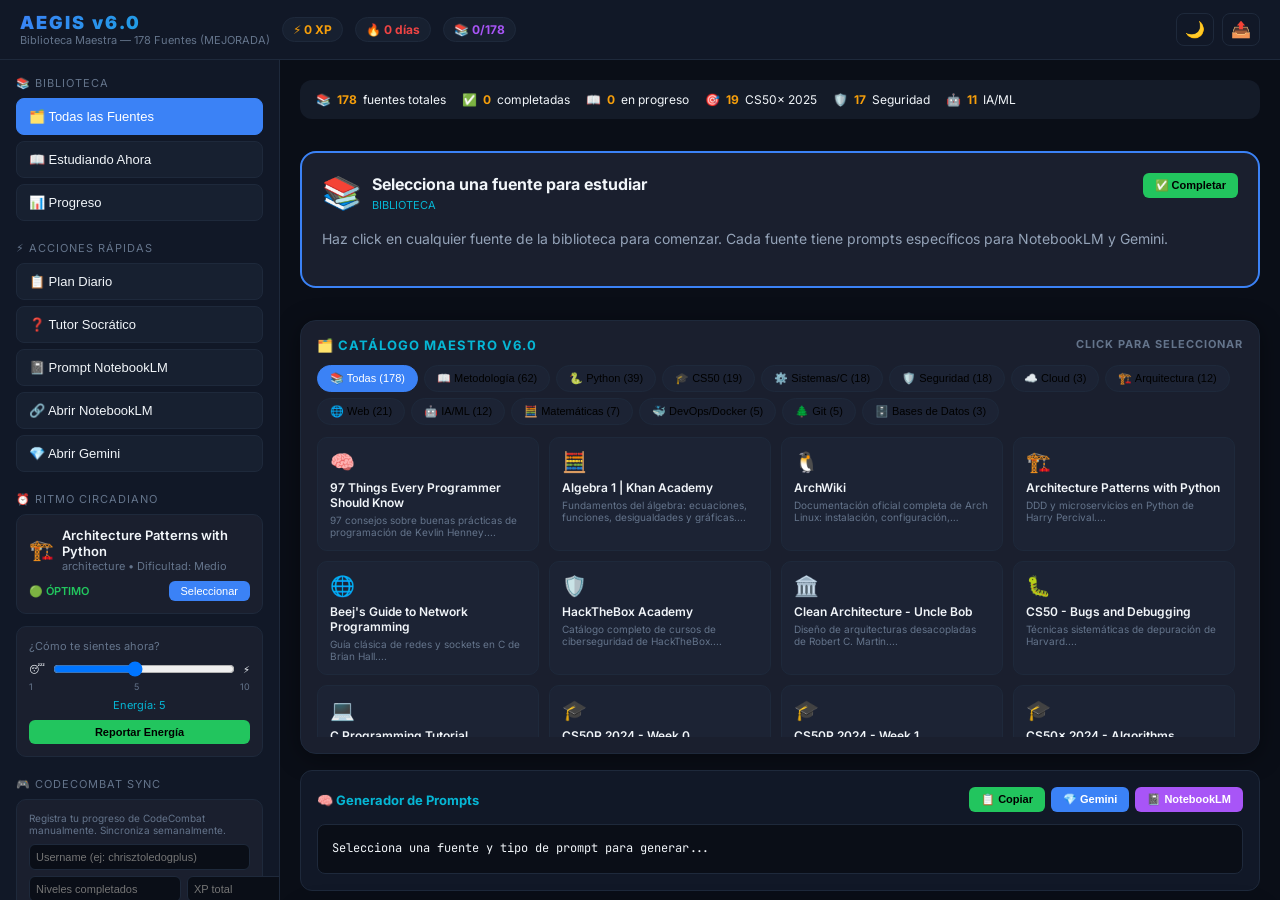
<file: aegis/AEGIS/index.html>
<!DOCTYPE html>
<html lang="es" data-theme="dark">
<head>
<meta charset="UTF-8">
<meta name="viewport" content="width=device-width,initial-scale=1.0">
<title>AEGIS v6.0 — Biblioteca de 178 Fuentes (MEJORADA)</title>
<link rel="preconnect" href="https://fonts.googleapis.com">
<link href="https://fonts.googleapis.com/css2?family=Inter:wght@400;500;600;700;800;900&family=JetBrains+Mono:wght@400;600&display=swap" rel="stylesheet">
<style>
*,*::before,*::after{box-sizing:border-box;margin:0;padding:0}
:root{--font-sans:'Inter',system-ui,-apple-system,sans-serif;--font-mono:'JetBrains Mono',monospace}
[data-theme="dark"]{--bg-primary:#0a0e17;--bg-secondary:#111827;--bg-card:#1a1f2e;--bg-card-hover:#252b3b;--text-primary:#f1f5f9;--text-secondary:#94a3b8;--text-muted:#64748b;--accent-blue:#3b82f6;--accent-green:#22c55e;--accent-gold:#f59e0b;--accent-red:#ef4444;--accent-purple:#a855f7;--accent-cyan:#06b6d4;--accent-pink:#ec4899;--border:#1e293b;--glass:rgba(30,41,59,0.5);--shadow:0 4px 24px rgba(0,0,0,0.4);}
html,body{height:100%;overflow:hidden}
body{font-family:var(--font-sans);background:var(--bg-primary);color:var(--text-primary);display:flex;flex-direction:column;}

/* HEADER */
.header{display:flex;align-items:center;justify-content:space-between;padding:12px 20px;background:var(--bg-secondary);border-bottom:1px solid var(--border);flex-shrink:0;}
.header-left{display:flex;align-items:center;gap:12px}
.logo{font-size:18px;font-weight:900;letter-spacing:2px;background:linear-gradient(135deg,var(--accent-blue),var(--accent-cyan));-webkit-background-clip:text;-webkit-text-fill-color:transparent;background-clip:text;}
.logo-sub{font-size:11px;color:var(--text-muted);}
.badge{display:inline-flex;align-items:center;gap:4px;padding:4px 10px;border-radius:20px;font-size:12px;font-weight:700;background:var(--glass);border:1px solid var(--border);}
.badge-xp{color:var(--accent-gold)}.badge-streak{color:var(--accent-red)}.badge-sources{color:var(--accent-purple);}
.icon-btn{background:none;border:1px solid var(--border);border-radius:8px;color:var(--text-secondary);cursor:pointer;padding:6px 8px;font-size:16px;}

/* LAYOUT */
.main-layout{display:flex;flex:1;overflow:hidden;}
.sidebar{width:280px;background:var(--bg-secondary);border-right:1px solid var(--border);padding:16px;overflow-y:auto;flex-shrink:0;}
.content-area{flex:1;padding:20px;overflow-y:auto;display:flex;flex-direction:column;gap:16px;}
.content-grid{display:grid;grid-template-columns:repeat(auto-fit,minmax(350px,1fr));gap:16px;}

/* NAV */
.nav-section{margin-bottom:20px;}
.nav-title{font-size:11px;color:var(--text-muted);text-transform:uppercase;letter-spacing:1px;margin-bottom:8px;}
.nav-btn{display:block;width:100%;text-align:left;padding:10px 12px;margin-bottom:6px;background:var(--glass);border:1px solid var(--border);border-radius:8px;color:var(--text-primary);font-size:13px;cursor:pointer;transition:all 0.2s;}
.nav-btn:hover{border-color:var(--accent-blue);}
.nav-btn.active{background:var(--accent-blue);border-color:var(--accent-blue);color:white;}

/* WIDGETS */
.widget{background:var(--bg-card);border:1px solid var(--border);border-radius:16px;padding:16px;box-shadow:var(--shadow);}
.widget-title{font-size:13px;font-weight:700;color:var(--accent-cyan);text-transform:uppercase;letter-spacing:1px;margin-bottom:12px;display:flex;justify-content:space-between;}

/* SOURCE GRID */
.source-grid{display:grid;grid-template-columns:repeat(auto-fill,minmax(200px,1fr));gap:10px;max-height:300px;overflow-y:auto;padding-right:8px;}
.source-card{background:var(--glass);border:1px solid var(--border);border-radius:10px;padding:12px;cursor:pointer;transition:all 0.2s;font-size:12px;}
.source-card:hover{border-color:var(--accent-blue);background:var(--bg-card-hover);}
.source-card.active{border-color:var(--accent-green);background:rgba(34,197,94,0.1);}
.source-card.completed{border-color:var(--accent-gold);opacity:0.7;}
.source-card .source-icon{font-size:20px;margin-bottom:6px;}
.source-card .source-name{font-weight:600;margin-bottom:4px;display:-webkit-box;-webkit-line-clamp:2;line-clamp:2;-webkit-box-orient:vertical;overflow:hidden;}
.source-card .source-desc{font-size:10px;color:var(--text-muted);display:-webkit-box;-webkit-line-clamp:2;line-clamp:2;-webkit-box-orient:vertical;overflow:hidden;}
.source-card .source-progress{height:3px;background:var(--border);border-radius:2px;margin-top:8px;overflow:hidden;}
.source-card .source-progress-fill{height:100%;background:var(--accent-green);width:0%;transition:width 0.3s;}

/* CATEGORY TABS */
.cat-tabs{display:flex;gap:6px;flex-wrap:wrap;margin-bottom:12px;}
.cat-tab{padding:6px 12px;border-radius:20px;border:1px solid var(--border);background:var(--glass);font-size:11px;cursor:pointer;transition:all 0.2s;}
.cat-tab:hover{border-color:var(--accent-blue);}
.cat-tab.active{background:var(--accent-blue);color:white;border-color:var(--accent-blue);}

/* CURRENT STUDY */
.study-card{background:linear-gradient(135deg,var(--bg-card),#1a1f2e);border:2px solid var(--accent-blue);border-radius:16px;padding:20px;margin-bottom:16px;}
.study-header{display:flex;justify-content:space-between;align-items:flex-start;margin-bottom:16px;}
.study-source{display:flex;align-items:center;gap:10px;}
.study-icon{font-size:32px;}
.study-meta{flex:1;}
.study-name{font-size:16px;font-weight:700;margin-bottom:4px;}
.study-category{font-size:11px;color:var(--accent-cyan);text-transform:uppercase;}
.study-actions{display:flex;gap:8px;}
.study-desc{color:var(--text-secondary);font-size:14px;line-height:1.6;margin-bottom:16px;}
.study-tactical{background:rgba(6,182,212,0.1);border-left:3px solid var(--accent-cyan);padding:12px;border-radius:0 8px 8px 0;margin-bottom:16px;}
.study-tactical-label{font-size:10px;color:var(--accent-cyan);text-transform:uppercase;letter-spacing:1px;margin-bottom:4px;}
.study-tactical-text{font-size:13px;color:var(--text-primary);}

/* ACTION BUTTONS */
.action-grid{display:grid;grid-template-columns:repeat(auto-fit,minmax(140px,1fr));gap:10px;}
.action-btn{display:flex;align-items:center;gap:8px;padding:12px;background:var(--glass);border:1px solid var(--border);border-radius:10px;color:var(--text-primary);font-size:12px;cursor:pointer;transition:all 0.2s;text-decoration:none;}
.action-btn:hover{border-color:var(--accent-blue);background:var(--bg-secondary);}
.action-btn.primary{background:var(--accent-blue);border-color:var(--accent-blue);color:white;}
.action-btn span{font-size:16px;}
.action-btn small{display:block;font-size:9px;opacity:0.8;}

/* PROMPT AREA */
.prompt-area{background:var(--bg-secondary);border:1px solid var(--border);border-radius:12px;padding:16px;}
.prompt-header{display:flex;justify-content:space-between;align-items:center;margin-bottom:12px;flex-wrap:wrap;gap:8px;}
.prompt-title{font-size:13px;font-weight:700;color:var(--accent-cyan);}
.prompt-controls{display:flex;gap:6px;flex-wrap:wrap;}
.btn-sm{padding:6px 12px;font-size:11px;border-radius:6px;border:none;cursor:pointer;font-weight:600;}
.btn-copy{background:var(--accent-green);color:#000;}
.btn-gemini{background:var(--accent-blue);color:white;}
.btn-nlm{background:var(--accent-purple);color:white;}
.prompt-text{background:var(--bg-primary);border:1px solid var(--border);border-radius:8px;padding:14px;font-family:var(--font-mono);font-size:12px;line-height:1.6;max-height:250px;overflow-y:auto;white-space:pre-wrap;}

/* STATS BAR */
.stats-bar{display:flex;gap:16px;padding:12px 16px;background:var(--glass);border-radius:12px;margin-bottom:16px;flex-wrap:wrap;}
.stat-item{display:flex;align-items:center;gap:6px;font-size:12px;}
.stat-value{font-weight:700;color:var(--accent-gold);}

/* SCROLLBAR */
::-webkit-scrollbar{width:6px;height:6px;}
::-webkit-scrollbar-track{background:var(--bg-secondary);}
::-webkit-scrollbar-thumb{background:var(--border);border-radius:3px;}
::-webkit-scrollbar-thumb:hover{background:var(--text-muted);}

/* MISSIONS */
.missions-grid{display:grid;grid-template-columns:1fr 1fr;gap:10px;}
.mission-card{background:var(--glass);border:2px solid var(--border);border-radius:12px;padding:14px;cursor:pointer;transition:all 0.3s;position:relative;}
.mission-card:hover{border-color:var(--accent-blue);}
.mission-card.active{border-color:var(--accent-green);animation:missionPulse 2s infinite;}
@keyframes missionPulse{0%,100%{box-shadow:0 0 0 0 rgba(34,197,94,0.4);}50%{box-shadow:0 0 20px 5px rgba(34,197,94,0.2);}}
.mission-icon{font-size:24px;margin-bottom:6px;}
.mission-title{font-size:12px;font-weight:600;}
.mission-time{font-size:10px;color:var(--text-muted);}
.mission-reward{position:absolute;top:8px;right:8px;font-size:10px;color:var(--accent-gold);font-weight:700;}
.progress-bar{position:absolute;bottom:0;left:0;right:0;height:3px;background:var(--border);}
.progress-fill{height:100%;width:0%;background:var(--accent-green);transition:width 0.5s linear;}

/* AUDIO */
.music-presets{display:grid;grid-template-columns:1fr 1fr;gap:8px;}
.preset-btn{background:var(--glass);border:1px solid var(--border);border-radius:10px;padding:10px;cursor:pointer;transition:all 0.2s;text-align:left;font-size:12px;}
.preset-btn:hover{border-color:var(--accent-blue);}
.preset-btn.active{background:var(--accent-blue);border-color:var(--accent-blue);color:white;}
.preset-btn small{display:block;font-size:9px;opacity:0.8;margin-top:3px;}

/* POPUP */
.dopamine-hit{position:fixed;top:50%;left:50%;transform:translate(-50%,-50%);font-size:48px;font-weight:700;color:var(--accent-gold);text-shadow:0 0 30px rgba(245,158,11,0.8);z-index:10000;animation:dopamineFloat 1.5s ease-out forwards;pointer-events:none;text-align:center;}
@keyframes dopamineFloat{0%{transform:translate(-50%,-50%) scale(0.5);opacity:0;}20%{transform:translate(-50%,-60%) scale(1.2);opacity:1;}100%{transform:translate(-50%,-100%) scale(1);opacity:0;}}

@media(max-width:1024px){.sidebar{width:240px;}.source-grid{grid-template-columns:repeat(auto-fill,minmax(160px,1fr));}}
@media(max-width:768px){.sidebar{display:none;}.content-grid{grid-template-columns:1fr;}}
</style>
</head>
<body>

<header class="header">
  <div class="header-left">
    <div>
      <div class="logo">AEGIS v6.0</div>
      <div class="logo-sub">Biblioteca Maestra — 178 Fuentes (MEJORADA)</div>
    </div>
    <span class="badge badge-xp" id="badge-xp">⚡ 0 XP</span>
    <span class="badge badge-streak" id="badge-streak">🔥 0 días</span>
    <span class="badge badge-sources" id="badge-sources">📚 0/178</span>
  </div>
  <div style="display:flex;gap:8px;">
    <button class="icon-btn" onclick="toggleTheme()">🌙</button>
    <button class="icon-btn" onclick="exportData()">📤</button>
  </div>
</header>

<div class="main-layout">
  <aside class="sidebar">
    <div class="nav-section">
      <div class="nav-title">📚 Biblioteca</div>
      <button class="nav-btn active" onclick="showView('library')">🗂️ Todas las Fuentes</button>
      <button class="nav-btn" onclick="showView('current')">📖 Estudiando Ahora</button>
      <button class="nav-btn" onclick="showView('progress')">📊 Progreso</button>
    </div>
    
    <div class="nav-section">
      <div class="nav-title">⚡ Acciones Rápidas</div>
      <button class="nav-btn" onclick="generatePrompt('plan')">📋 Plan Diario</button>
      <button class="nav-btn" onclick="generatePrompt('socratic')">❓ Tutor Socrático</button>
      <button class="nav-btn" onclick="generatePrompt('notebooklm')">📓 Prompt NotebookLM</button>
      <button class="nav-btn" onclick="openNotebookLMFromSidebar()">🔗 Abrir NotebookLM</button>
      <button class="nav-btn" onclick="openGeminiFromSidebar()">💎 Abrir Gemini</button>
    </div>
    
    <!-- FASE 1: Ritmo Circadiano Adaptativo -->
    <div class="nav-section">
      <div class="nav-title">⏰ Ritmo Circadiano</div>
      <div id="circadianWidget" style="background:var(--bg-card);border:1px solid var(--border);border-radius:10px;padding:12px;margin-bottom:12px;">
        <p style="color:var(--text-muted);font-size:12px;">Cargando sugerencia...</p>
      </div>
      <div style="background:var(--bg-card);border:1px solid var(--border);border-radius:10px;padding:12px;">
        <div style="font-size:11px;color:var(--text-muted);margin-bottom:8px;">¿Cómo te sientes ahora?</div>
        <div style="display:flex;align-items:center;gap:8px;">
          <span style="font-size:10px;">😴</span>
          <input type="range" id="energySlider" min="1" max="10" value="5" style="flex:1;" onchange="updateEnergyPreview(this.value)">
          <span style="font-size:10px;">⚡</span>
        </div>
        <div style="display:flex;justify-content:space-between;font-size:9px;color:var(--text-muted);margin-top:4px;">
          <span>1</span><span>5</span><span>10</span>
        </div>
        <div id="energyPreview" style="font-size:11px;color:var(--accent-cyan);margin-top:6px;text-align:center;">Energía: 5</div>
        <button onclick="submitEnergyReport()" style="width:100%;margin-top:8px;padding:6px 12px;font-size:11px;background:var(--accent-green);border:none;border-radius:6px;color:#000;cursor:pointer;font-weight:600;">Reportar Energía</button>
      </div>
    </div>
    
    <!-- FEATURE: CodeCombat Sync -->
    <div class="nav-section">
      <div class="nav-title">🎮 CodeCombat Sync</div>
      <div style="background:var(--bg-card);border:1px solid var(--border);border-radius:10px;padding:12px;">
        <div style="font-size:10px;color:var(--text-muted);margin-bottom:8px;">
          Registra tu progreso de CodeCombat manualmente. Sincroniza semanalmente.
        </div>
        
        <input type="text" id="ccUsername" placeholder="Username (ej: chrisztoledogplus)" style="width:100%;margin-bottom:6px;padding:6px;background:var(--bg-primary);border:1px solid var(--border);border-radius:6px;color:var(--text-primary);font-size:11px;">
        
        <div style="display:grid;grid-template-columns:1fr 1fr;gap:6px;margin-bottom:6px;">
          <input type="number" id="ccLevels" placeholder="Niveles completados" min="0" style="padding:6px;background:var(--bg-primary);border:1px solid var(--border);border-radius:6px;color:var(--text-primary);font-size:11px;">
          <input type="number" id="ccXP" placeholder="XP total" min="0" style="padding:6px;background:var(--bg-primary);border:1px solid var(--border);border-radius:6px;color:var(--text-primary);font-size:11px;">
        </div>
        
        <input type="text" id="ccConcepts" placeholder="Conceptos aprendidos (ej: variables, loops, functions)" style="width:100%;margin-bottom:8px;padding:6px;background:var(--bg-primary);border:1px solid var(--border);border-radius:6px;color:var(--text-primary);font-size:11px;">
        
        <button onclick="syncCodeCombatSimple()" style="width:100%;padding:8px;font-size:11px;background:var(--accent-green);border:none;border-radius:6px;color:#000;cursor:pointer;font-weight:600;">💾 Guardar Progreso</button>
        
        <div id="ccStats" style="margin-top:10px;">
          <div style="color:var(--text-muted);font-size:10px;text-align:center;">Ingresa tus datos para ver stats</div>
        </div>
        
        <div style="margin-top:8px;padding:8px;background:rgba(59,130,246,0.1);border-radius:6px;font-size:9px;color:var(--text-secondary);">
          💡 <strong>Tip:</strong> Abre tu <a href="https://codecombat.com/user/chrisztoledogplus" target="_blank" style="color:var(--accent-cyan);">perfil</a> y copia los números manualmente
        </div>
        
        <button onclick="openCodeEvaluator()" style="width:100%;margin-top:8px;padding:8px;font-size:11px;background:var(--accent-purple);border:none;border-radius:6px;color:white;cursor:pointer;font-weight:600;">🧠 Evaluar mi Código</button>
      </div>
    </div>
    
    <!-- FEATURE: Biohacking Lab -->
    <div class="nav-section">
      <div class="nav-title">🧬 Biohacking Lab</div>
      
      <!-- Cronotipo -->
      <div style="background:var(--bg-card);border:1px solid var(--border);border-radius:10px;padding:12px;margin-bottom:10px;">
        <div style="font-size:12px;font-weight:600;color:var(--accent-cyan);margin-bottom:6px;">🧭 Tu Cronotipo</div>
        <div id="chronotypeResult" style="font-size:10px;color:var(--text-secondary);margin-bottom:6px;">
          No determinado. Haz el assessment para optimizar tu ritmo.
        </div>
        <button onclick="openChronotypeModal()" style="width:100%;padding:6px;font-size:11px;background:var(--accent-blue);border:none;border-radius:6px;color:white;cursor:pointer;">📝 Assessment (3 min)</button>
      </div>
      
      <!-- Timer Ultradiano -->
      <div style="background:var(--bg-card);border:1px solid var(--border);border-radius:10px;padding:12px;margin-bottom:10px;">
        <div style="font-size:12px;font-weight:600;color:var(--accent-cyan);margin-bottom:6px;">⏱️ Ciclo Ultradiano</div>
        <div style="font-size:9px;color:var(--text-muted);margin-bottom:6px;">Kleitman BRAC: 90 min foco / 20 min break</div>
        <div id="ultradianTimer" style="font-size:28px;font-weight:700;color:var(--accent-gold);text-align:center;font-family:var(--font-mono);margin:8px 0;">90:00</div>
        <div id="ultradianStatus" style="font-size:10px;color:var(--text-muted);text-align:center;margin-bottom:8px;">Listo para sesión de 90 min</div>
        <div style="display:flex;gap:6px;">
          <button onclick="startUltradianCycle()" style="flex:1;padding:6px;font-size:11px;background:var(--accent-green);border:none;border-radius:6px;color:#000;cursor:pointer;font-weight:600;">▶️ Iniciar</button>
          <button onclick="pauseUltradianCycle()" style="flex:1;padding:6px;font-size:11px;background:var(--accent-gold);border:none;border-radius:6px;color:#000;cursor:pointer;">⏸️ Pausa</button>
        </div>
      </div>
      
      <!-- Suplementos -->
      <div style="background:var(--bg-card);border:1px solid var(--border);border-radius:10px;padding:12px;">
        <div style="font-size:12px;font-weight:600;color:var(--accent-cyan);margin-bottom:6px;">💊 Stack de Hoy</div>
        <div style="font-size:10px;color:var(--text-secondary);margin-bottom:6px;">
          <label style="display:flex;align-items:center;gap:4px;margin-bottom:3px;"><input type="checkbox" onchange="logSupplement('caffeine', this.checked)"> ☕ Cafeína 100mg</label>
          <label style="display:flex;align-items:center;gap:4px;margin-bottom:3px;"><input type="checkbox" onchange="logSupplement('lTheanine', this.checked)"> 🍵 L-Teanina 200mg</label>
          <label style="display:flex;align-items:center;gap:4px;margin-bottom:3px;"><input type="checkbox" onchange="logSupplement('creatine', this.checked)"> ⚡ Creatina 5g</label>
          <label style="display:flex;align-items:center;gap:4px;"><input type="checkbox" onchange="logSupplement('magnesium', this.checked)"> 🧪 Magnesio 2g</label>
        </div>
        <div id="caffeineWarning" style="display:none;font-size:9px;color:var(--accent-red);background:rgba(239,68,68,0.1);padding:6px;border-radius:6px;margin-top:6px;">
          ⚠️ Pasadas las 2:00 PM. Cafeína afectará sueño.
        </div>
      </div>
    </div>
    
    <!-- FEATURE: Música para Flujo -->
    <div class="nav-section">
      <div class="nav-title">🎵 Música para Flujo</div>
      
      <div style="background:var(--bg-card);border:1px solid var(--border);border-radius:10px;padding:12px;">
        <div style="font-size:10px;color:var(--text-muted);margin-bottom:10px;text-align:center;">
          🍎 Apple Music para audio · 📺 YouTube para video
        </div>
        
        <!-- Protocolos Apple Music -->
        <button onclick="startMusicProtocol('deepFocus')" style="width:100%;margin-bottom:6px;padding:8px;font-size:11px;background:linear-gradient(135deg,var(--accent-blue),var(--accent-purple));border:none;border-radius:6px;color:white;cursor:pointer;text-align:left;display:flex;align-items:center;gap:6px;">
          <span>🎯</span><div style="flex:1;"><div style="font-weight:600;">Deep Focus <span style="font-size:9px;opacity:0.8;">🍎</span></div><div style="font-size:8px;opacity:0.9;">40Hz Gamma · Memoria de trabajo</div></div>
        </button>
        
        <button onclick="startMusicProtocol('creativeFlow')" style="width:100%;margin-bottom:6px;padding:8px;font-size:11px;background:var(--bg-secondary);border:1px solid var(--border);border-radius:6px;color:var(--text-primary);cursor:pointer;text-align:left;display:flex;align-items:center;gap:6px;">
          <span>🌊</span><div style="flex:1;"><div style="font-weight:600;">Creative Flow <span style="font-size:9px;color:var(--text-muted);">🍎</span></div><div style="font-size:8px;color:var(--text-muted);">10Hz Alpha · Creatividad</div></div>
        </button>
        
        <button onclick="startMusicProtocol('learningMode')" style="width:100%;margin-bottom:6px;padding:8px;font-size:11px;background:var(--bg-secondary);border:1px solid var(--border);border-radius:6px;color:var(--text-primary);cursor:pointer;text-align:left;display:flex;align-items:center;gap:6px;">
          <span>📚</span><div style="flex:1;"><div style="font-weight:600;">Learning Mode <span style="font-size:9px;color:var(--text-muted);">🍎</span></div><div style="font-size:8px;color:var(--text-muted);">12-15Hz SMR · Retención</div></div>
        </button>
        
        <button onclick="startMusicProtocol('relaxationBreak')" style="width:100%;margin-bottom:6px;padding:8px;font-size:11px;background:var(--bg-secondary);border:1px solid var(--border);border-radius:6px;color:var(--text-primary);cursor:pointer;text-align:left;display:flex;align-items:center;gap:6px;">
          <span>☕</span><div style="flex:1;"><div style="font-weight:600;">Break & Recharge <span style="font-size:9px;color:var(--text-muted);">🍎</span></div><div style="font-size:8px;color:var(--text-muted);">6Hz Theta · Recuperación</div></div>
        </button>
        
        <!-- Film Scores - YouTube Video -->
        <button onclick="startMusicProtocol('filmScores')" style="width:100%;margin-bottom:6px;padding:8px;font-size:11px;background:var(--bg-secondary);border:1px solid var(--border);border-radius:6px;color:var(--text-primary);cursor:pointer;text-align:left;display:flex;align-items:center;gap:6px;">
          <span>🎬</span><div style="flex:1;"><div style="font-weight:600;">Epic Coding <span style="font-size:9px;color:var(--accent-red);">📺</span></div><div style="font-size:8px;color:var(--text-muted);">Film Scores Playlist · Video</div></div>
        </button>
        
        <div style="margin-top:10px;padding:8px;background:rgba(59,130,246,0.1);border-radius:6px;">
          <label style="display:flex;align-items:center;gap:6px;font-size:10px;color:var(--text-secondary);">
            <input type="checkbox" id="musicAutosync" onchange="toggleMusicAutosync(this.checked)" checked>
            🧠 Auto-sync con ciclos de estudio
          </label>
        </div>
      </div>
    </div>
  </aside>

  <main class="content-area">
    <!-- STATS BAR -->
    <div class="stats-bar">
      <div class="stat-item">📚 <span class="stat-value" id="stat-total">178</span> fuentes totales</div>
      <div class="stat-item">✅ <span class="stat-value" id="stat-completed">0</span> completadas</div>
      <div class="stat-item">📖 <span class="stat-value" id="stat-active">0</span> en progreso</div>
      <div class="stat-item">🎯 <span class="stat-value" id="stat-cs50">10</span> CS50x 2025</div>
      <div class="stat-item">🛡️ <span class="stat-value" id="stat-security">8</span> Seguridad</div>
      <div class="stat-item">🤖 <span class="stat-value" id="stat-ai">7</span> IA/ML</div>
    </div>

    <!-- CURRENT SOURCE STUDY -->
    <div class="study-card" id="currentStudy">
      <div class="study-header">
        <div class="study-source">
          <div class="study-icon" id="studyIcon">📚</div>
          <div class="study-meta">
            <div class="study-name" id="studyName">Selecciona una fuente para estudiar</div>
            <div class="study-category" id="studyCategory">BIBLIOTECA</div>
          </div>
        </div>
        <div class="study-actions">
          <button class="btn-sm btn-copy" onclick="markCompleted()">✅ Completar</button>
        </div>
      </div>
      <div class="study-desc" id="studyDesc">
        Haz click en cualquier fuente de la biblioteca para comenzar. Cada fuente tiene prompts específicos para NotebookLM y Gemini.
      </div>
      <div class="study-tactical" id="studyTactical" style="display:none;">
        <div class="study-tactical-label">🎯 Utilidad Táctica</div>
        <div class="study-tactical-text" id="studyTacticalText"></div>
      </div>
      <div class="action-grid" id="studyActions" style="display:none;">
        <button class="action-btn primary" onclick="openSource()">
          <span>🌐</span><div><strong>Abrir Fuente</strong><small>URL original</small></div>
        </button>
        <button class="action-btn" onclick="generatePrompt('audioclase')">
          <span>🎧</span><div><strong>Clase Audio</strong><small>Del día, con analogías</small></div>
        </button>
        <button class="action-btn" onclick="generatePrompt('notebooklm')">
          <span>📓</span><div><strong>Prompt NotebookLM</strong><small>Podcast/quiz</small></div>
        </button>
        <button class="action-btn" onclick="generatePrompt('socratic')">
          <span>❓</span><div><strong>Tutor Socrático</strong><small>Preguntas guía</small></div>
        </button>
        <button class="action-btn" onclick="generatePrompt('summary')">
          <span>📝</span><div><strong>Resumen Ejecutivo</strong><small>Puntos clave</small></div>
        </button>
        <button class="action-btn" onclick="generatePrompt('master_nlm')" style="background:linear-gradient(135deg,var(--accent-purple),var(--accent-pink));border-color:var(--accent-purple);">
          <span>🎙️</span><div><strong>MASTER AudioClase</strong><small>Usando las 74 fuentes</small></div>
        </button>
      </div>
    </div>

    <!-- SOURCE LIBRARY -->
    <div class="widget" id="libraryWidget">
      <div class="widget-title">
        🗂️ Catálogo Maestro V6.0
        <span style="font-size:11px;color:var(--text-muted);">Click para seleccionar</span>
      </div>
      <div class="cat-tabs" id="categoryTabs">
        <button class="cat-tab active" data-category="all" onclick="filterCategory('all')">📚 Todas (178)</button>
        <button class="cat-tab" data-category="methodology" onclick="filterCategory('methodology')">📖 Metodología (62)</button>
        <button class="cat-tab" data-category="python" onclick="filterCategory('python')">🐍 Python (39)</button>
        <button class="cat-tab" data-category="cs50" onclick="filterCategory('cs50')">🎓 CS50 (19)</button>
        <button class="cat-tab" data-category="systems" onclick="filterCategory('systems')">⚙️ Sistemas/C (18)</button>
        <button class="cat-tab" data-category="security" onclick="filterCategory('security')">🛡️ Seguridad (18)</button>
        <button class="cat-tab" data-category="cloud" onclick="filterCategory('cloud')">☁️ Cloud (3)</button>
        <button class="cat-tab" data-category="architecture" onclick="filterCategory('architecture')">🏗️ Arquitectura (12)</button>
        <button class="cat-tab" data-category="web" onclick="filterCategory('web')">🌐 Web (21)</button>
        <button class="cat-tab" data-category="ai" onclick="filterCategory('ai')">🤖 IA/ML (12)</button>
        <button class="cat-tab" data-category="math" onclick="filterCategory('math')">🧮 Matemáticas (7)</button>
        <button class="cat-tab" data-category="devops" onclick="filterCategory('devops')">🐳 DevOps/Docker (5)</button>
        <button class="cat-tab" data-category="git" onclick="filterCategory('git')">🌲 Git (5)</button>
        <button class="cat-tab" data-category="database" onclick="filterCategory('database')">🗄️ Bases de Datos (3)</button>
      </div>
      <div class="source-grid" id="sourceGrid"></div>
    </div>

    <!-- VIEW: ESTUDIANDO AHORA -->
    <div id="currentView" style="display:none;background:var(--bg-card);border:1px solid var(--border);border-radius:16px;padding:20px;margin-bottom:20px;">
      <div style="font-size:18px;font-weight:700;color:var(--accent-cyan);margin-bottom:16px;">📖 Estudiando Ahora</div>
      <div id="currentContent">
        <div style="text-align:center;padding:40px;color:var(--text-muted);">
          <div style="font-size:48px;margin-bottom:16px;">📚</div>
          <div style="font-size:16px;margin-bottom:8px;">No hay fuente activa</div>
          <div style="font-size:12px;">Selecciona una fuente de la biblioteca para comenzar a estudiar</div>
        </div>
      </div>
    </div>

    <!-- VIEW: PROGRESO -->
    <div id="progressView" style="display:none;background:var(--bg-card);border:1px solid var(--border);border-radius:16px;padding:20px;margin-bottom:20px;">
      <div style="font-size:18px;font-weight:700;color:var(--accent-cyan);margin-bottom:16px;">📊 Progreso del Plan de Estudios</div>
      
      <!-- Stats Cards -->
      <div style="display:grid;grid-template-columns:repeat(auto-fit,minmax(150px,1fr));gap:12px;margin-bottom:20px;">
        <div style="background:var(--bg-primary);border-radius:12px;padding:16px;text-align:center;">
          <div style="font-size:32px;font-weight:700;color:var(--accent-gold);" id="progressTotal">74</div>
          <div style="font-size:11px;color:var(--text-muted);text-transform:uppercase;">Fuentes Totales</div>
        </div>
        <div style="background:var(--bg-primary);border-radius:12px;padding:16px;text-align:center;">
          <div style="font-size:32px;font-weight:700;color:var(--accent-green);" id="progressCompleted">0</div>
          <div style="font-size:11px;color:var(--text-muted);text-transform:uppercase;">Completadas</div>
        </div>
        <div style="background:var(--bg-primary);border-radius:12px;padding:16px;text-align:center;">
          <div style="font-size:32px;font-weight:700;color:var(--accent-blue);" id="progressPercentage">0%</div>
          <div style="font-size:11px;color:var(--text-muted);text-transform:uppercase;">Progreso</div>
        </div>
        <div style="background:var(--bg-primary);border-radius:12px;padding:16px;text-align:center;">
          <div style="font-size:32px;font-weight:700;color:var(--accent-purple);" id="progressXP">0</div>
          <div style="font-size:11px;color:var(--text-muted);text-transform:uppercase;">XP Total</div>
        </div>
      </div>

      <!-- Progress Bar -->
      <div style="background:var(--bg-primary);border-radius:12px;padding:16px;margin-bottom:20px;">
        <div style="display:flex;justify-content:space-between;align-items:center;margin-bottom:12px;">
          <span style="font-size:14px;font-weight:600;">Progreso General</span>
          <span style="font-size:14px;color:var(--accent-cyan);" id="progressText">0/74 fuentes</span>
        </div>
        <div style="height:24px;background:var(--border);border-radius:12px;overflow:hidden;">
          <div id="progressBarFill" style="height:100%;width:0%;background:linear-gradient(90deg,var(--accent-green),var(--accent-cyan));border-radius:12px;transition:width 0.5s ease;"></div>
        </div>
      </div>

      <!-- Category Breakdown -->
      <div style="font-size:14px;font-weight:600;margin-bottom:12px;">Progreso por Categoría</div>
      <div id="categoryProgressGrid" style="display:grid;grid-template-columns:repeat(auto-fit,minmax(200px,1fr));gap:12px;">
        <!-- Se llena dinámicamente -->
      </div>

      <!-- Recent Completed -->
      <div style="margin-top:20px;">
        <div style="font-size:14px;font-weight:600;margin-bottom:12px;">Últimas Fuentes Completadas</div>
        <div id="recentCompletedList" style="display:flex;flex-direction:column;gap:8px;">
          <!-- Se llena dinámicamente -->
        </div>
      </div>
    </div>

    <!-- PROMPT GENERATOR -->
    <div class="prompt-area">
      <div class="prompt-header">
        <span class="prompt-title" id="promptTitle">🧠 Generador de Prompts</span>
        <div class="prompt-controls">
          <button class="btn-sm btn-copy" onclick="copyPrompt()">📋 Copiar</button>
          <button class="btn-sm btn-gemini" onclick="openGemini()">💎 Gemini</button>
          <button class="btn-sm btn-nlm" onclick="openNotebookLM()">📓 NotebookLM</button>
        </div>
      </div>
      <div class="prompt-text" id="promptOutput">Selecciona una fuente y tipo de prompt para generar...</div>
    </div>

    <!-- MICRO-MISSIONS -->
    <div class="widget">
      <div class="widget-title">⚡ Micro-Misiones — Modo ADHD</div>
      <div class="missions-grid">
        <div class="mission-card" id="mission1" onclick="startMission(1)">
          <div class="mission-icon">📖</div>
          <div class="mission-title">Lectura/Video</div>
          <div class="mission-time">25 min</div>
          <div class="mission-reward">+50 XP</div>
          <div class="progress-bar"><div class="progress-fill" id="progress1"></div></div>
        </div>
        <div class="mission-card" id="mission2" onclick="startMission(2)">
          <div class="mission-icon">💻</div>
          <div class="mission-title">Práctica/Código</div>
          <div class="mission-time">30 min</div>
          <div class="mission-reward">+75 XP</div>
          <div class="progress-bar"><div class="progress-fill" id="progress2"></div></div>
        </div>
        <div class="mission-card" id="mission3" onclick="startMission(3)">
          <div class="mission-icon">🎯</div>
          <div class="mission-title">Ejercicios/Quiz</div>
          <div class="mission-time">20 min</div>
          <div class="mission-reward">+40 XP</div>
          <div class="progress-bar"><div class="progress-fill" id="progress3"></div></div>
        </div>
        <div class="mission-card" id="mission4" onclick="startMission(4)" style="background:rgba(245,158,11,0.1);border-color:var(--accent-gold);">
          <div class="mission-icon">☕</div>
          <div class="mission-title">DESCANSO</div>
          <div class="mission-time">5 min obligatorio</div>
          <div class="mission-reward">+20 XP</div>
          <div class="progress-bar"><div class="progress-fill" id="progress4"></div></div>
        </div>
      </div>
    </div>

  </main>
</div>

<script>
// ═══════════════════════════════════════════════════════════
// BIBLIOTECA MAESTRA — 178 FUENTES DOCUMENTALES
// AEGIS v6.0 MEJORADA - Basada en v5 con correcciones de seguridad
// Actualizado: 2026-05-16
// Cambios v6: Anti-XSS hardening, IndexedDB backup, mejor manejo de errores
// ═══════════════════════════════════════════════════════════
const BIBLIOTECA = [
  { id: 1, name: "97 Things Every Programmer Should Know", category: "methodology", icon: "🧠", url: "#", desc: "97 consejos sobre buenas prácticas de programación de Kevlin Henney.", tactical: "Fomenta código limpio, refactorización y madurez profesional." },
  { id: 2, name: "Algebra 1 | Khan Academy", category: "methodology", icon: "🧮", url: "#", desc: "Fundamentos del álgebra: ecuaciones, funciones, desigualdades y gráficas.", tactical: "Base matemática esencial para algoritmos y análisis Big O." },
  { id: 3, name: "ArchWiki", category: "systems", icon: "🐧", url: "#", desc: "Documentación oficial completa de Arch Linux: instalación, configuración, mantenimiento.", tactical: "Supervivencia en terminal y administración pura de sistemas Linux." },
  { id: 4, name: "Architecture Patterns with Python", category: "architecture", icon: "🏗️", url: "#", desc: "DDD y microservicios en Python de Harry Percival.", tactical: "Base indispensable para crear APIs escalables con FastAPI en producción." },
  { id: 5, name: "Beej's Guide to Network Programming", category: "systems", icon: "🌐", url: "#", desc: "Guía clásica de redes y sockets en C de Brian Hall.", tactical: "Entender telecomunicaciones a nivel hardware y desarrollar herramientas ofensivas." },
  { id: 6, name: "HackTheBox Academy", category: "security", icon: "🛡️", url: "#", desc: "Catálogo completo de cursos de ciberseguridad de HackTheBox.", tactical: "Manual definitivo para entrenar tácticas de Hacking Ético." },
  { id: 7, name: "Clean Architecture - Uncle Bob", category: "architecture", icon: "🏛️", url: "#", desc: "Diseño de arquitecturas desacopladas de Robert C. Martin.", tactical: "Reglas para pasar de escribir código simple a ser Arquitecto de Software." },
  { id: 8, name: "CS50 - Bugs and Debugging", category: "cs50", icon: "🐛", url: "#", desc: "Técnicas sistemáticas de depuración de Harvard.", tactical: "Resolución analítica de fallos lógicos y de memoria." },
  { id: 9, name: "C Programming Tutorial", category: "systems", icon: "💻", url: "#", desc: "Introducción a C y gestión de memoria.", tactical: "Interacción directa con hardware y comprensión de vulnerabilidades." },
  { id: 10, name: "CS50P 2024 - Week 0", category: "cs50", icon: "🎓", url: "#", desc: "Fundamentos de Python: variables, funciones, sintaxis.", tactical: "Primeros pasos en sintaxis para dominar Python." },
  { id: 11, name: "CS50P 2024 - Week 1", category: "cs50", icon: "🎓", url: "#", desc: "Condicionales en Python: if, elif, else, operadores lógicos.", tactical: "Toma de decisiones lógicas en programación." },
  { id: 12, name: "CS50x 2024 - Algorithms", category: "cs50", icon: "🎓", url: "#", desc: "Algoritmos de búsqueda, ordenamiento y Big O.", tactical: "Optimización crítica de rendimiento de programas." },
  { id: 13, name: "CS50x 2024 - Week 0", category: "cs50", icon: "🎓", url: "#", desc: "Pensamiento computacional con Scratch.", tactical: "Arquitectura mental y lógica secuencial." },
  { id: 14, name: "CS50x 2024 - Week 1", category: "cs50", icon: "🎓", url: "#", desc: "Transición a C: compiladores, memoria, sintaxis.", tactical: "Entender metal en Linux y bajo nivel." },
  { id: 15, name: "CS50x 2024 - Week 2", category: "cs50", icon: "🎓", url: "#", desc: "Arrays en C y fundamentos de criptografía.", tactical: "Base crítica para ciberseguridad y manejo de bytes." },
  { id: 16, name: "CS50x 2024 - Week 3", category: "cs50", icon: "🎓", url: "#", desc: "Eficiencia algorítmica y estructuras de datos.", tactical: "Optimización de datos y rendimiento." },
  { id: 17, name: "CS50x 2024 - Week 6", category: "cs50", icon: "🎓", url: "#", desc: "Conceptos de C reimplementados en Python.", tactical: "Hardware vs alto nivel, abstracción." },
  { id: 18, name: "CS50x 2025 Syllabus", category: "cs50", icon: "🎓", url: "#", desc: "Syllabus actualizado de CS50x 2025.", tactical: "Referencia de estándares modernos." },
  { id: 19, name: "CS50x 2025 - Lecture 0", category: "cs50", icon: "🎓", url: "#", desc: "Bases de IA y Scratch con CS50 Duck.", tactical: "Lógica visual y comprensión de LLMs." },
  { id: 20, name: "CS50x 2026", category: "cs50", icon: "🎓", url: "#", desc: "Proyección temario 2026.", tactical: "Roadmap competitivo y tendencias." },
  { id: 21, name: "Clean Code", category: "methodology", icon: "🧹", url: "#", desc: "Artesanía de software: naming, SRP, refactorización.", tactical: "Código profesional limpio y mantenible." },
  { id: 22, name: "Command Line Arguments in C", category: "systems", icon: "⌨️", url: "#", desc: "Entradas de terminal en C: argc, argv, CLI.", tactical: "Conexión entre scripts bash y binarios de bajo nivel." },
  { id: 23, name: "DeepSeek - From Novice to Expert", category: "ai", icon: "🧠", url: "#", desc: "Manual de LLMs de Tsinghua: prompting estructurado, RAG.", tactical: "Orquestación avanzada de IA y Vibe Coding." },
  { id: 24, name: "IIT Kharagpur - Recursion Practice", category: "methodology", icon: "🔄", url: "#", desc: "Ejercicios recursivos universitarios complejos.", tactical: "Pensamiento lateral y dominio de estructuras anidadas." },
  { id: 25, name: "Developer Roadmaps", category: "methodology", icon: "🗺️", url: "#", desc: "Rutas visuales de tecnologías estándar en desarrollo.", tactical: "Auditar habilidades contra demandas del mercado laboral." },
  { id: 26, name: "Docker Docs", category: "devops", icon: "🐳", url: "#", desc: "Documentación exhaustiva del ecosistema Docker.", tactical: "Consulta técnica para despliegues en contenedores." },
  { id: 27, name: "The Pragmatic Programmer", category: "methodology", icon: "📖", url: "#", desc: "Heurísticas de software y gestión de deuda técnica.", tactical: "Mentalidad de 'artesano del código' profesional." },
  { id: 28, name: "FastAPI Tutorial Oficial", category: "python", icon: "⚡", url: "#", desc: "APIs asíncronas con FastAPI y Pydantic.", tactical: "Framework backend para microservicios." },
  { id: 29, name: "Docker Get Started", category: "devops", icon: "🐳", url: "#", desc: "Introducción práctica a contenedores Docker.", tactical: "Inicio en DevSecOps y empaquetado." },
  { id: 30, name: "Prompt Engineering Guide", category: "ai", icon: "🗣️", url: "#", desc: "RAG, Agentes y técnicas avanzadas de prompting.", tactical: "Maximizar desempeño de asistentes de IA." },
  { id: 31, name: "System Design Primer", category: "architecture", icon: "📐", url: "#", desc: "Diseño de sistemas a gran escala de Donne Martin.", tactical: "Transición de programador a Arquitecto de Software." },
  { id: 32, name: "Neural Networks: Zero to Hero", category: "ai", icon: "🤖", url: "#", desc: "Redes neuronales desde cero de Andrej Karpathy.", tactical: "Desmitificar IA y entender transformers." },
  { id: 33, name: "Hacker's Guide to Neural Networks", category: "ai", icon: "🧠", url: "#", desc: "Conceptos de NN enfocados a programadores.", tactical: "Entender la magia matemática detrás de modelos." },
  { id: 34, name: "Hacking: The Art of Exploitation", category: "security", icon: "☠️", url: "#", desc: "Memoria, ensamblador y buffer overflows de Jon Erickson.", tactical: "Ingeniería inversa y mente de atacante a nivel CPU." },
  { id: 35, name: "Nand2Tetris", category: "systems", icon: "🖥️", url: "#", desc: "PC desde compuertas lógicas NAND hasta software.", tactical: "Ejecución hardware y desmitificación de computadoras." },
  { id: 36, name: "Hugging Face Introduction", category: "ai", icon: "🤗", url: "#", desc: "NLP, Transformers y tokenización.", tactical: "Manipular LLMs a nivel de código." },
  { id: 37, name: "Linux Command Line", category: "bash", icon: "🐧", url: "#", desc: "Administración Unix y bash scripting.", tactical: "Supervivencia en Arch Linux y terminal." },
  { id: 38, name: "Learning Arrays in C", category: "cs50", icon: "📦", url: "#", desc: "Gestión de matrices y memoria en C.", tactical: "Prevenir buffer overflows y vulnerabilidades." },
  { id: 39, name: "Thinking in Systems", category: "methodology", icon: "🔄", url: "#", desc: "Retroalimentación, flujos y sistemas complejos de Meadows.", tactical: "Visión sistémica de software y redes." },
  { id: 40, name: "OWASP Top 10", category: "security", icon: "🔒", url: "#", desc: "10 riesgos críticos de seguridad en aplicaciones web.", tactical: "Escudo defensivo obligatorio para APIs." },
  { id: 41, name: "Operating Systems (OSTEP)", category: "systems", icon: "⚙️", url: "#", desc: "Virtualización, hilos y persistencia de Remzi Arpaci.", tactical: "Comprensión profunda del Kernel." },
  { id: 42, name: "Practical Deep Learning", category: "ai", icon: "🎓", url: "#", desc: "Deep Learning pragmático de fast.ai.", tactical: "IA aplicada y modelos en producción." },
  { id: 43, name: "Prompt Engineering Overview", category: "ai", icon: "💬", url: "#", desc: "Técnicas de prompting para Claude de Anthropic.", tactical: "Precisión en IA y reducción de alucinaciones." },
  { id: 44, name: "Proyecto Asalto Técnico", category: "methodology", icon: "📜", url: "#", desc: "Auditoría y plan de estudios autodidacta.", tactical: "Evitar burnout y estructurar aprendizaje." },
  { id: 45, name: "Python 3 Tutorial", category: "python", icon: "🐍", url: "#", desc: "Documentación oficial de Python 3.", tactical: "Consulta definitiva de sintaxis." },
  { id: 46, name: "Python Crash Course", category: "python", icon: "🐍", url: "#", desc: "Guía práctica con proyectos Django de Eric Matthes.", tactical: "Tracción rápida en desarrollo Python." },
  { id: 47, name: "ROADMAP_CURSO_AUTODIDACTA", category: "methodology", icon: "🗺️", url: "#", desc: "Plan maestro estructurado a 12 meses.", tactical: "Brújula cronológica general del aprendizaje." },
  { id: 48, name: "ROLES_PEDAGOGIA_IA", category: "ai", icon: "🎭", url: "#", desc: "System prompts para pedagogía con IA.", tactical: "Generar fricción constructiva en el aprendizaje." },
  { id: 49, name: "SQL Antipatterns", category: "databases", icon: "🗄️", url: "#", desc: "Corrección de diseño en BD relacionales de Bill Karwin.", tactical: "Esquemas robustos e inviolables." },
  { id: 50, name: "The C Cheat Sheet", category: "systems", icon: "📄", url: "#", desc: "Referencia rápida de sintaxis C de U. Alberta.", tactical: "Consulta bajo nivel sin perder fluidez." },
  { id: 51, name: "The Full Stack", category: "web", icon: "📚", url: "#", desc: "Integración de LLMs en aplicaciones web.", tactical: "Modelos avanzados en producción real." },
  { id: 52, name: "The Twelve-Factor App", category: "architecture", icon: "🏗️", url: "#", desc: "12 principios para aplicaciones SaaS de Adam Wiggins.", tactical: "Contenerización y despliegue moderno." },
  { id: 53, name: "MCP Claude Guide", category: "ai", icon: "🛠️", url: "#", desc: "Model Context Protocol de Anthropic.", tactical: "Automatizar asistentes con skills estructuradas." },
  { id: 54, name: "Web Security Academy", category: "security", icon: "🕸️", url: "#", desc: "Laboratorios web de PortSwigger.", tactical: "Memoria muscular en Hacking Ético." },
  { id: 55, name: "CS50x Week 0 Scratch", category: "cs50", icon: "🎓", url: "#", desc: "Lógica con Scratch 2025.", tactical: "Soporte multimedia y algoritmos visuales." },
  { id: 56, name: "CS50x Week 2 Arrays", category: "cs50", icon: "🎓", url: "#", desc: "Arrays en C 2025.", tactical: "Refuerzo de manejo de memoria." },
  { id: 57, name: "CS50x Week 3 Algorithms", category: "cs50", icon: "🎓", url: "#", desc: "Complejidad algorítmica 2025.", tactical: "Entender Big O y optimización." },
  { id: 58, name: "CS50x Index", category: "cs50", icon: "🎓", url: "#", desc: "Índice navegación CS50 2025.", tactical: "Mapa completo del curso." },
  { id: 59, name: "Search vs Linear Search", category: "methodology", icon: "🔍", url: "#", desc: "Eficiencia algorítmica comparada.", tactical: "Visualizar rendimiento y Big O." },
  { id: 60, name: "Algoritmos - Pseudocódigo", category: "methodology", icon: "📝", url: "#", desc: "Introducción a diagramas y pseudocódigo.", tactical: "Bases de programación estructurada." },
  { id: 61, name: "Apuntes Estructuras de Datos", category: "methodology", icon: "📚", url: "#", desc: "Teoría algorítmica completa.", tactical: "Complejidad en estructuras de datos." },
  { id: 62, name: "Guía Fundamentos Python", category: "python", icon: "📝", url: "#", desc: "Cheat-sheet de MoureDev.", tactical: "Evitar pérdida de estado de fluidez." },
  { id: 63, name: "C Introducción", category: "systems", icon: "💻", url: "#", desc: "Guía completa de lenguaje C.", tactical: "Cimientos de programación de sistemas." },
  { id: 64, name: "CodeCombat Curriculum", category: "methodology", icon: "🎮", url: "#", desc: "Auditoría RPG de progreso gamificado.", tactical: "Evitar falso positivo de competencia." },
  { id: 65, name: "CSS3 + JavaScript", category: "web", icon: "🌐", url: "#", desc: "Manual front-end UOC completo.", tactical: "Manipular DOM y crear interfaces." },
  { id: 66, name: "Docker Deep Dive 2025", category: "devops", icon: "🐳", url: "#", desc: "Manual completo de Nigel Poulton.", tactical: "Empaquetado seguro y Swarm." },
  { id: 67, name: "Docker Intro", category: "devops", icon: "🐳", url: "#", desc: "Introducción práctica a Docker.", tactical: "Bases de contenerización." },
  { id: 68, name: "Estructuras de Datos", category: "methodology", icon: "🧱", url: "#", desc: "Conceptos teóricos de organización de datos.", tactical: "Organización eficiente de memoria." },
  { id: 69, name: "Fundamentos Programación", category: "methodology", icon: "🧱", url: "#", desc: "Bases en C++ de Luis Hernández.", tactical: "Lógica purista y estructurada." },
  { id: 70, name: "Pro Git", category: "git", icon: "🐙", url: "#", desc: "Manual avanzado de Scott Chacon.", tactical: "Dominio de CI/CD y control de versiones." },
  { id: 71, name: "Go - El Pequeño Libro", category: "systems", icon: "🐹", url: "#", desc: "Introducción a Golang y goroutines.", tactical: "Concurrencia y backend de alto rendimiento." },
  { id: 72, name: "Guía Scrum", category: "methodology", icon: "🏃", url: "#", desc: "Marco ágil Euro Scrum.", tactical: "Trabajo corporativo en equipos." },
  { id: 73, name: "Guía Programadores Junior 2026", category: "methodology", icon: "🧭", url: "#", desc: "Roadmap de MoureDev para 2026.", tactical: "Empleabilidad y tendencias actuales." },
  { id: 74, name: "Haskell - Piensa Funcional", category: "methodology", icon: "𝜆", url: "#", desc: "Programación funcional pura.", tactical: "Inmutabilidad y elegancia funcional." },
  { id: 75, name: "Haskell vs Python", category: "python", icon: "🐍", url: "#", desc: "Comparación de paradigmas.", tactical: "List comprehensions y elegancia funcional en Python." },
  { id: 76, name: "Code - Charles Petzold", category: "systems", icon: "🔌", url: "#", desc: "Historia de hardware y software.", tactical: "Entender el metal desde Braille hasta código." },
  { id: 77, name: "Black Hat Python", category: "security", icon: "☠️", url: "#", desc: "Malware y hacking con Python de Justin Seitz.", tactical: "Hacking Ético Fase 4: herramientas ofensivas." },
  { id: 78, name: "Introducción POO", category: "methodology", icon: "📦", url: "#", desc: "Bases de Programación Orientada a Objetos.", tactical: "Diseño escalable con clases y herencia." },
  { id: 79, name: "Java - Apuntes", category: "methodology", icon: "☕", url: "#", desc: "Tipado estático en Java.", tactical: "Contraste disciplinado con Python dinámico." },
  { id: 80, name: "Java Básico", category: "methodology", icon: "☕", url: "#", desc: "Java introductorio de EIDEC.", tactical: "Disciplina de tipado estático." },
  { id: 81, name: "Java - POO Universitaria", category: "methodology", icon: "☕", url: "#", desc: "POO UPV con validación académica.", tactical: "Diseño validado y patrones clásicos." },
  { id: 82, name: "JavaScript Asincronismo", category: "web", icon: "⚡", url: "#", desc: "Event Loop y Promesas en JS.", tactical: "Frontend no bloqueante y moderno." },
  { id: 83, name: "JavaScript Elocuente", category: "web", icon: "🟨", url: "#", desc: "JS avanzado de Marijn Haverbeke.", tactical: "Dominio completo del cliente." },
  { id: 84, name: "JavaScript UOC", category: "web", icon: "🟨", url: "#", desc: "Web universitaria con JavaScript.", tactical: "Navegadores y DOM en profundidad." },
  { id: 85, name: "jQuery", category: "web", icon: "📜", url: "#", desc: "Manipulación DOM legacy de Rebecca Murphey.", tactical: "Auditar código legacy y AJAX." },
  { id: 86, name: "Kotlin", category: "methodology", icon: "📱", url: "#", desc: "Documentación oficial de Kotlin.", tactical: "Backend/móvil seguro con null-safety." },
  { id: 87, name: "Lógica de Programación", category: "methodology", icon: "🧠", url: "#", desc: "Flujos, diagramas y algoritmos.", tactical: "Modelado abstracto y pensamiento lógico." },
  { id: 88, name: "Moby/Docker Docs", category: "devops", icon: "🐳", url: "#", desc: "Núcleo Docker y virtualización.", tactical: "Virtualización a nivel de Kernel." },
  { id: 89, name: "Álgebra de Boole - Monk47", category: "methodology", icon: "✖️", url: "#", desc: "Tratado de lógica booleana de Steven Koppelberg.", tactical: "Aritmética lógica y compuertas." },
  { id: 90, name: "MoureDev - Mapeo de Cursos", category: "methodology", icon: "🗺️", url: "#", desc: "Catálogo de formación de MoureDev.", tactical: "Apoyo formativo complementario." },
  { id: 91, name: "PHP - POO y MVC", category: "architecture", icon: "🐘", url: "#", desc: "MVC en PHP de Ernesto Bahit.", tactical: "Separación de lógica en arquitectura web." },
  { id: 92, name: "PHP Ejemplos", category: "web", icon: "🐘", url: "#", desc: "Snippets prácticos de PHP.", tactical: "Auditar WordPress y código legacy." },
  { id: 93, name: "PostgreSQL 18", category: "databases", icon: "🗄️", url: "#", desc: "Documentación oficial PostgreSQL 18.", tactical: "Fortificar bases de datos con ACID." },
  { id: 94, name: "Problemas de Algoritmos", category: "methodology", icon: "🧩", url: "#", desc: "Disección matemática de algoritmos.", tactical: "Prevenir cuellos de botella en rendimiento." },
  { id: 95, name: "Pro Git Avanzado", category: "git", icon: "🐙", url: "#", desc: "Git avanzado para servidor CI/CD.", tactical: "Dominio de historial, rebase y flujos." },
  { id: 96, name: "Python - Aprende", category: "python", icon: "🐍", url: "#", desc: "Scraping y Data Science de Sebastián Delgado.", tactical: "Multidisciplinar: web, datos, IA." },
  { id: 97, name: "Python - Apuntes", category: "python", icon: "📓", url: "#", desc: "Proyectos web y ML de Manuel Vergara.", tactical: "Molde práctico de tracción." },
  { id: 98, name: "Python - Cálculo", category: "python", icon: "🧮", url: "#", desc: "Cálculo y matrices con Numpy.", tactical: "Criptografía y matemáticas avanzadas." },
  { id: 99, name: "Python - Ejercicios", category: "python", icon: "🏋️", url: "#", desc: "OpenCV y Scikit-Learn práctico.", tactical: "Visión por computadora e IA aplicada." },
  { id: 100, name: "Python - Explorando", category: "python", icon: "🌐", url: "#", desc: "Web, JSON y XML de Charles Severance.", tactical: "Visión completa de red y scraping." },
  { id: 101, name: "Python - Inmersión", category: "python", icon: "🤿", url: "#", desc: "Refactorización avanzada de Mark Pilgrim.", tactical: "Scripts de seguridad y serialización." },
  { id: 102, name: "Python - Intermedio", category: "python", icon: "🐍", url: "#", desc: "Estilo Pythonic: generadores, lambdas.", tactical: "Eficiencia RAM y código elegante." },
  { id: 103, name: "Python - Inventa", category: "python", icon: "🎮", url: "#", desc: "Lógicas geométricas y juegos de Al Sweigart.", tactical: "Punteros espaciales y coordenadas." },
  { id: 104, name: "Python - Manual", category: "python", icon: "📘", url: "#", desc: "Sintaxis base completa.", tactical: "Rescate cognitivo rápido." },
  { id: 105, name: "Python para Todos", category: "python", icon: "🐍", url: "#", desc: "De 0 a POO completo.", tactical: "Asentar Fase 1 con fundamentos sólidos." },
  { id: 106, name: "Python - Pensar", category: "python", icon: "🤔", url: "#", desc: "Big O y recursión avanzada.", tactical: "Soluciones resilientes y eficientes." },
  { id: 107, name: "R - Introducción", category: "methodology", icon: "📊", url: "#", desc: "Analítica paramétrica con R.", tactical: "Base para Big Data y estadística." },
  { id: 108, name: "React - Aprendiz", category: "web", icon: "⚛️", url: "#", desc: "Ciclos de vida y componentes React.", tactical: "Consumir APIs en frontend moderno." },
  { id: 109, name: "React - StackOverflow", category: "web", icon: "⚛️", url: "#", desc: "Snippets y soluciones React.", tactical: "Sortear bloqueos en desarrollo front." },
  { id: 110, name: "Rust - Aprendizaje", category: "systems", icon: "🦀", url: "#", desc: "Memoria segura y ownership.", tactical: "Ingeniería en metales: sistemas robustos." },
  { id: 111, name: "Scrum + XP", category: "methodology", icon: "🏃", url: "#", desc: "Tensión ágil de Henrik Kniberg.", tactical: "Madurez en CI/CD y gestión ágil." },
  { id: 112, name: "Sistemas Operativos Wolf", category: "systems", icon: "🖥️", url: "#", desc: "CPU, RAM e hilos de UNAM.", tactical: "Control total del Kernel." },
  { id: 113, name: "TypeScript - Aprendizaje", category: "web", icon: "💙", url: "#", desc: "Tipado estático en TS.", tactical: "Seguridad web con tipado fuerte." },
  { id: 114, name: "TypeScript - Intro", category: "web", icon: "💙", url: "#", desc: "Transpilado TypeScript.", tactical: "Entrada a frameworks modernos." },
  { id: 115, name: "TypeScript - Principiantes", category: "web", icon: "💙", url: "#", desc: "Reglas tsconfig.json de Envato.", tactical: "Unificar ecosistemas JavaScript." },
  { id: 116, name: "VisuAlgo", category: "methodology", icon: "👁️", url: "#", desc: "Simulador visual de algoritmos.", tactical: "Destrozar ceguera sobre Big O." },
  { id: 117, name: "Álgebra de Boole", category: "math", icon: "🧮", url: "#", desc: "De Morgan y lógica binaria.", tactical: "Puente hacia subnetting y redes." },
  { id: 118, name: "Clean Code - Arquitectura", category: "architecture", icon: "🏛️", url: "#", desc: "Diseño de sistemas modulares y desacoplados.", tactical: "Reglas estructurales para arquitectura profesional." },
  { id: 119, name: "Pro Git Avanzado (Chacon)", category: "git", icon: "🐙", url: "#", desc: "Manual maestro de Git: ramas complejas, rebase, rescate, CI/CD.", tactical: "Orquestar infraestructuras colaborativas profesionalmente." },
  { id: 120, name: "Python - Aprende (Delgado)", category: "python", icon: "🐍", url: "#", desc: "Scraping, requests, beautifulsoup, numpy, pandas, matplotlib.", tactical: "Enciclopedia táctica multidisciplinar para datos e IA." },
  { id: 121, name: "AD Exploitation and Lateral Movement", category: "security", icon: "🛡️", url: "#", desc: "AD Pentesting: Domain Privilege Escalation, Cross-Forest Trust, BloodHound, PowerView.", tactical: "CRÍTICO Año 5-6: Active Directory pentesting real." },
  { id: 122, name: "AD Pentesting With Kali Linux-RedTeam", category: "security", icon: "🛡️", url: "#", desc: "Red Team AD: Domain Enumeration, Lateral Movement, PowerShell Empire, EvilWinRM.", tactical: "CRÍTICO Año 5-6: AD completo con Kali Linux." },
  { id: 123, name: "Advanced Malware Analysis Redux", category: "security", icon: "☠️", url: "#", desc: "Reverse Engineering, x86/x64 Architecture, Dynamic/Static Analysis, Memory Forensics.", tactical: "CRÍTICO Año 5-6: Malware Analysis avanzado." },
  { id: 124, name: "Zero Point Security - Red Team Ops 2025", category: "security", icon: "🔴", url: "#", desc: "Red Team completo: C2, Lateral Movement, Kerberos, ADCS, Pivoting, Domain Dominance.", tactical: "CRÍTICO: Red Team profesional moderno." },
  { id: 125, name: "Ultimate Ethical Hacking (UEH)", category: "security", icon: "⚔️", url: "#", desc: "Pentesting: x86 Assembly, Fuzzing, Buffer Overflows, Shellcoding, Active Directory.", tactical: "Pentesting con exploit development." },
  { id: 126, name: "AWS Solutions Architect Professional", category: "cloud", icon: "☁️", url: "#", desc: "AWS SAA-C03: Multi-Account, VPC, Serverless, Security, Disaster Recovery.", tactical: "CRÍTICO: Cloud Architecture AWS profesional." },
  { id: 127, name: "AWS Cloud Red Team Specialist (CARTS)", category: "cloud", icon: "🔴", url: "#", desc: "AWS Red Teaming: IAM, EC2, Lambda, S3, Secrets Manager, RDS, Containers.", tactical: "CRÍTICO: Cloud Red Team AWS." },
  { id: 128, name: "Azure Red Team Professional (CARTP)", category: "cloud", icon: "🔴", url: "#", desc: "Azure Red Team: Labs, walkthroughs, técnicas ofensivas en Azure AD y recursos.", tactical: "Azure Red Team profesional completo." },
  { id: 129, name: "ZTM - LLM Apps with LangChain", category: "ai", icon: "🤖", url: "#", desc: "LangChain, Vector Stores (Pinecone), RAG, Gemini, Proyecto Q&A completo.", tactical: "CRÍTICO: LangChain y RAG práctico." },
  { id: 130, name: "97 Things Every Programmer Should Know", category: "methodology", icon: "🧠", url: "#", desc: "Consejos y mejores prácticas para el desarrollo de software por Kevlin Henney.", tactical: "Fomenta código limpio, refactorización y madurez profesional." },
  { id: 131, name: "CIBERSEGURIDAD.TODOS-LOS-PDF (GitHub)", category: "security", icon: "🛡️", url: "https://github.com/Aquiles369/CIBERSEGURIDAD.TODOS-LOS-PDF", desc: "Repositorio exhaustivo de manuales sobre auditorías, redes, hacking y OWASP.", tactical: "Arsenal documental para Hacking Ético y defensa de redes." },
  { id: 132, name: "Hacking con Buscadores", category: "security", icon: "🔍", url: "#", desc: "Uso de dorks y operadores lógicos en buscadores para encontrar vulnerabilidades.", tactical: "Técnicas de OSINT pasivo e Inteligencia de Fuentes Abiertas." },
  { id: 133, name: "Clean Architecture - Uncle Bob", category: "architecture", icon: "🏛️", url: "https://github.com/ropalma/ICMC-USP", desc: "Principios para el diseño de arquitecturas limpias y mantenibles.", tactical: "Reglas estructurales absolutas para Arquitectos de Software." },
  { id: 134, name: "CS50P - Lecture 0: Functions, Variables", category: "cs50", icon: "🎓", url: "#", desc: "Introducción a variables, funciones y sintaxis de Python por David J. Malan.", tactical: "Primeros pasos en la Trinchera para forjar memoria muscular." },
  { id: 135, name: "CS50P - Lecture 1: Conditionals", category: "cs50", icon: "🎓", url: "#", desc: "Lección sobre condicionales y control de flujo en Python.", tactical: "Aprender a programar la toma de decisiones dinámicas." },
  { id: 136, name: "Ciberseguridad - A. Corletti", category: "security", icon: "🔒", url: "#", desc: "Manual militar y empresarial sobre procesos, SIEM y análisis de redes.", tactical: "Base defensiva e infraestructura de ciberseguridad corporativa." },
  { id: 137, name: "Principios de Seguridad", category: "security", icon: "🛡️", url: "http://www.openlearning.es", desc: "Normativas ISO/IEC 27000, gestión de incidentes y seguridad en desarrollo.", tactical: "Marco legal y de políticas para administrar infraestructura." },
  { id: 138, name: "Proyecto de Asalto Técnico Autodidacta", category: "methodology", icon: "📜", url: "#", desc: "Manifiesto de auditoría del plan de estudios de 12 meses.", tactical: "Protocolo Stop-Loss y gestión de riesgos para evitar el burnout." },
  { id: 139, name: "ROADMAP MAESTRO", category: "methodology", icon: "🗺️", url: "#", desc: "Hoja de ruta secuencial de 12 meses desde Python hasta DevSecOps.", tactical: "Brújula cronológica que dictamina la fase exacta de estudio." },
  { id: 140, name: "ROLES PEDAGOGIA IA", category: "ai", icon: "🎭", url: "#", desc: "System Prompt con 8 perfiles pedagógicos para evitar atajos.", tactical: "Genera fricción educativa y evita respuestas pasivas de la IA." },
  { id: 141, name: "Apuntes: Estructuras de Datos", category: "methodology", icon: "🧱", url: "#", desc: "Teoría sobre asignación en memoria estática vs dinámica, diccionarios y punteros.", tactical: "Vital para estructurar esquemas lógicos eficientes en código." },
  { id: 142, name: "C - Introducción a la Programación", category: "systems", icon: "💻", url: "#", desc: "Gestión de memoria, punteros, lectura de ficheros y matrices en C.", tactical: "Bases de bajo nivel para prevenir vulnerabilidades de memoria." },
  { id: 143, name: "CodeCombat Curriculum", category: "methodology", icon: "🎮", url: "#", desc: "Mapeo de mecánicas RPG de CodeCombat a fundamentos de CS.", tactical: "Evita el Falso Positivo de Competencia gamificada." },
  { id: 144, name: "CSS3 y JavaScript Avanzado (UOC)", category: "web", icon: "🌐", url: "#", desc: "Manual formativo avanzado de interacciones asíncronas JS y CSS3.", tactical: "Refuerza comprensión del Front-end y manipulación dinámica del DOM." },
  { id: 145, name: "elhacker.INFO", category: "security", icon: "☠️", url: "https://elhacker.info", desc: "Directorio de manuales, tutoriales y libros de hacking.", tactical: "Repositorio de recursos ofensivos y defensivos." },
  { id: 146, name: "Estructuras de Datos - L. Zapata", category: "methodology", icon: "🧱", url: "#", desc: "Análisis teórico sobre implementación y complejidad de estructuras de datos.", tactical: "Base analítica para optimización en memoria." },
  { id: 147, name: "Git Pro (Chacon & Straub)", category: "git", icon: "🐙", url: "#", desc: "Manual técnico avanzado sobre Git, branching, rebase y CI/CD.", tactical: "Herramienta innegociable para flujos corporativos e integración continua." },
  { id: 148, name: "Guía Scrum (European)", category: "methodology", icon: "🏃", url: "#", desc: "Guía sobre el marco de trabajo ágil Scrum, Sprints y roles.", tactical: "Adaptación de mentalidad autodidacta a entornos corporativos iterativos." },
  { id: 149, name: "Guía Programadores Junior 2026 - MoureDev", category: "methodology", icon: "🧭", url: "#", desc: "Roadmap 2026 que integra fundamentos clásicos con Prompts y Agentes de IA.", tactical: "Alinea entrenamiento severo con demandas del mercado actual." },
  { id: 150, name: "Haskell Piensa", category: "methodology", icon: "𝜆", url: "#", desc: "Curso de programación funcional y matemática con Haskell.", tactical: "Expande pensamiento lateral modelando estados inmutables." },
  { id: 151, name: "Haskell-Python Ejercicios", category: "python", icon: "🐍", url: "#", desc: "Ejercicios comparativos entre Python y Haskell: recursión y conjuntos.", tactical: "Práctica para asimilar código elegante y comprensiones complejas." },
  { id: 152, name: "Attacking Azure AD", category: "security", icon: "☁️", url: "https://elhacker.info", desc: "Explotación de Entra ID, Azure Services, Movimiento Lateral y escalada cloud.", tactical: "Capacitación ofensiva para ecosistemas Cloud modernos." },
  { id: 153, name: "Becoming the Hacker", category: "security", icon: "☠️", url: "https://elhacker.info", desc: "Libro de explotación con ejemplos de inyección de código JS/Keyloggers.", tactical: "Ejemplos prácticos de vectores de ataque en cliente." },
  { id: 154, name: "Java - Apuntes Básicos", category: "methodology", icon: "☕", url: "#", desc: "Guía práctica de sintaxis y manejo de archivos en Java.", tactical: "Contrastar dinamismo de Python con rigurosidad estática." },
  { id: 155, name: "Java Básico para Aprendices", category: "methodology", icon: "☕", url: "#", desc: "Manual universitario para asimilar tokens, variables y POO en Java.", tactical: "Rigor académico en diseño de clases y polimorfismo." },
  { id: 156, name: "JavaScript - Asincronismo", category: "web", icon: "⚡", url: "#", desc: "Gestión del Event Loop, callbacks y llamadas asíncronas en JS.", tactical: "Vital para consumir APIs sin bloquear la interfaz de usuario." },
  { id: 157, name: "JavaScript Elocuente (4ta Ed)", category: "web", icon: "🟨", url: "#", desc: "Obra maestra sobre JS: closures, DOM, NodeJS, expresiones regulares.", tactical: "Pilar central para dominar programación del cliente (Frontend)." },
  { id: 158, name: "JavaScript (UOC)", category: "web", icon: "🟨", url: "#", desc: "Manual universitario sobre interacción estructurada con navegadores usando JS.", tactical: "Metodologías de control dinámico del lado del cliente." },
  { id: 159, name: "jQuery Fundamentos", category: "web", icon: "📜", url: "#", desc: "Guía técnica para manipular DOM y peticiones AJAX usando jQuery.", tactical: "Crítico para auditar o mantener infraestructuras legacy." },
  { id: 160, name: "Lógica de Programación", category: "methodology", icon: "🧠", url: "#", desc: "Libro de fundamentos: historia, diagramas de flujo y pseudocódigo.", tactical: "Instala mentalidad abstracta para planificar antes de codificar." },
  { id: 161, name: "Ruta de Estudio MoureDev Pro", category: "methodology", icon: "🗺️", url: "#", desc: "Índice visual de la currícula de cursos sugeridos por MoureDev Pro.", tactical: "Mapeo auxiliar para contrastar aprendizaje de lenguajes." },
  { id: 162, name: "PHP POO y MVC", category: "architecture", icon: "🐘", url: "#", desc: "Implementación estricta del patrón MVC y POO en PHP.", tactical: "Base indispensable para separación de responsabilidades en Backend." },
  { id: 163, name: "Python Aprende - S. Delgado", category: "python", icon: "🐍", url: "#", desc: "Compendio inmenso: sintaxis, Data Science, Scraping web con Selenium.", tactical: "Enciclopedia táctica multidisciplinar para orquestación general." },
  { id: 164, name: "Python Apuntes - M. Vergara", category: "python", icon: "📓", url: "#", desc: "Apuntes prácticos sobre Django, Machine Learning y librerías de voz.", tactical: "Molde de tracción rápida para clonar configuraciones ya probadas." },
  { id: 165, name: "Python Cálculo Científico", category: "python", icon: "🧮", url: "#", desc: "Explotación del motor numérico de Python usando NumPy y visualización.", tactical: "Afila capacidad de procesamiento matricial y criptográfico." },
  { id: 166, name: "Python Ejercicios Básicos", category: "python", icon: "🏋️", url: "#", desc: "Proyectos aplicados: ordenamiento, visión artificial (OpenCV) y IA (Scikit).", tactical: "Memoria muscular para algoritmos reales en CS." },
  { id: 167, name: "Python Explorando Información", category: "python", icon: "🌐", url: "#", desc: "Python for Everybody: lectura de APIs, JSON, XML y Sockets.", tactical: "Otorga la 'Visión de Red' esencial para consumir servicios web." },
  { id: 168, name: "Python Inmersión", category: "python", icon: "🤿", url: "#", desc: "Dive Into Python: introspección, parseo XML complejo y serialización JSON.", tactical: "Clave para minería de texto e inyecciones precisas de código." },
  { id: 169, name: "Python Inventa Juegos - Al Sweigart", category: "python", icon: "🎮", url: "http://inventwithpython.com/es", desc: "Desarrollo de lógica geométrica y diccionarios mediante juegos de consola.", tactical: "Entrenador para control bidimensional de memoria y coordenadas." },
  { id: 170, name: "React Aprendiz y Maestro", category: "web", icon: "⚛️", url: "#", desc: "Guía técnica sobre ecosistema de componentes asíncronos en React.", tactical: "Baluarte para orquestar interfaces avanzadas conectadas a APIs." },
  { id: 171, name: "Rust Aprendizaje", category: "systems", icon: "🦀", url: "#", desc: "Manual sobre lenguaje seguro en memoria: Safety Checker, hilos, ownership.", tactical: "Expansión hacia Bajo Nivel Seguro previniendo exploits de memoria." },
  { id: 172, name: "Scrum y XP desde las Trincheras", category: "methodology", icon: "🏃", url: "#", desc: "Guía empírica sobre aplicar Scrum y Extreme Programming bajo presión.", tactical: "Mentalidad corporativa ágil vital para CI/CD." },
  { id: 173, name: "Sistemas Operativos - Wolf (UNAM)", category: "systems", icon: "🖥️", url: "http://github.org/gwolf/sistop", desc: "Tratado profundo sobre gestión de CPU, hilos, y RAM virtual por el Kernel.", tactical: "Maestría técnica esencial para fortificar y administrar Arch Linux." },
  { id: 174, name: "TypeScript Aprendizaje", category: "web", icon: "💙", url: "#", desc: "Manual técnico sobre genéricos, clases e interfaces restrictivas en JS.", tactical: "Red de seguridad que bloquea fallos lógicos en tiempo de compilación." },
  { id: 175, name: "TypeScript Introducción (Adictos al Trabajo)", category: "web", icon: "💙", url: "#", desc: "Tutorial veloz de introducción a TS para ecosistemas Front-end.", tactical: "Puente de arranque sin sobrecarga teórica." },
  { id: 176, name: "TypeScript para Principiantes (Envato)", category: "web", icon: "💙", url: "#", desc: "Guía orientada al archivo de configuración tsconfig.json.", tactical: "Organización para evitar caos en ecosistemas web grandes." },
  { id: 177, name: "VisuAlgo - Visualización Algoritmos", category: "methodology", icon: "👁️", url: "https://visualgo.net", desc: "Portal interactivo que anima ejecución en memoria de árboles, grafos y loops.", tactical: "Destruye la ceguera algorítmica para entender visualmente el Big O." },
  { id: 178, name: "Álgebra de Boole en Trinchera", category: "math", icon: "🧮", url: "#", desc: "Evaluación conversacional sobre De Morgan y compuertas lógicas.", tactical: "Refactoriza código feo y entrena para cálculo de subredes." }
];

// ═══════════════════════════════════════════════════════════
// STATE MANAGEMENT
// ═══════════════════════════════════════════════════════════
const DEFAULT_STATE = {
  xp: 0, streak: 0, level: 1, combo: 0,
  currentSourceId: null,
  completedSources: [],
  sourceProgress: {}, // { sourceId: percentage }
  achievements: [],
  theme: 'dark',
  version: '5.0',
  srsSchedule: {}, // { sourceId: [review dates] }
  // FIX: Proof of Work system - validación de comprensión real
  proofOfWork: {}, // { sourceId: { explanation, pseudocode, connection, timestamp } }
  // FASE 1: Ritmo Circadiano Adaptativo - perfil de energía y cronotipo
  energyProfile: {
    morningPerson: true,  // true = peak 9-12am, false = peak 8-11pm
    peakHours: [9, 10, 11],  // horas de máxima energía cognitiva
    lowEnergyHours: [22, 23, 0, 1, 2, 3, 4, 5, 6],  // horas de baja energía
    lastReportedEnergy: null,  // 1-10, null si no reportado hoy
    lastReportDate: null,  // ISO date del último reporte
    energyHistory: []  // array de {date, energy, sourceStudiedId}
  },
  // FEATURE: CodeCombat - Sincronización real con progreso del juego
  codeCombat: {
    username: null,                    // Username de CodeCombat
    lastSync: null,                    // Timestamp última sync
    isSyncing: false,                  // Flag de sincronización activa
    levelProgress: {},                 // {levelId: {completed, stars, code, date}}
    totalLevelsCompleted: 0,
    currentCourse: null,               // 'introduction-to-computer-science' | etc
    xpEarned: 0,                       // XP total en CodeCombat
    timeSpentMinutes: 0,               // Tiempo total jugado
    conceptsLearned: [],               // ['variables', 'loops', 'conditionals', ...]
    skillProgression: {                // Progreso por habilidad
      'python': 0,                     // 0-100%
      'javascript': 0,
      'problem-solving': 0,
      'algorithms': 0
    },
    lastLevelPlayed: null,             // Para continuar donde quedó
    syncHistory: []                    // Log de sincronizaciones
  },
  // FEATURE: Biohacking - Respaldo científico
  biohacking: {
    chronotype: null,              // Resultado del assessment {type, label, peakHours}
    assessmentDate: null,          // Cuándo se hizo
    supplementationLog: [],        // [{date, supplement, dose, time, notes}]
    studySessions: [],             // [{date, startTime, duration, breaksTaken, productivitySelfRated}]
    lightExposureLog: [],          // [{date, morningLux, eveningLux}]
    protocolsActive: {             // Qué protocolos tiene activados
      chronotype: false,
      ultradian: true,
      supplementation: false,
      light: false
    },
    ultradianTimer: {              // Timer de ciclos 90min
      active: false,
      startTime: null,
      pausedAt: null,
      cycleDuration: 90,           // minutos
      currentCycle: 'focus'        // 'focus' | 'break'
    }
  },
  // FEATURE: Música - Estados de flujo con protocolos científicos
  music: {
    currentProtocol: null,         // 'deepFocus' | 'creativeFlow' | 'learningMode' | etc
    isPlaying: false,
    volume: 0.5,
    sessionStartTime: null,
    sessionHistory: [],
    preferredProtocol: 'deepFocus',  // default
    externalPlayer: 'apple-music',     // 'apple-music' para música, 'youtube' para videos
    autoSync: true,                // Auto-sync con ciclos ultradianos
    playlists: {                   // Apple Music = audio, YouTube = video/film scores
      deepFocus: {
        'apple-music': 'https://music.apple.com/us/playlist/focus-music/pl.u-2B9ADZATb9j'
      },
      creativeFlow: {
        'apple-music': 'https://music.apple.com/us/playlist/creative-focus/pl.u-2B9ADZATb9j'
      },
      learningMode: {
        'apple-music': 'https://music.apple.com/us/playlist/study-music/pl.u-2B9ADZATb9j'
      },
      relaxationBreak: {
        'apple-music': 'https://music.apple.com/us/playlist/relaxation/pl.u-2B9ADZATb9j'
      },
      filmScores: {
        'youtube': 'https://www.youtube.com/playlist?list=PL8hNeX7N7m7qL8J-VMIJCI0ZfiFc8eKe3'  // Solo video
      }
    }
  },
  config: {
    geminiUrl: 'https://gemini.google.com/notebook/0de9d4ed-aebc-4359-89f1-c0d8227718a2',
    notebooklmUrl: 'https://notebooklm.google.com/notebook/0de9d4ed-aebc-4359-89f1-c0d8227718a2'
  }
};

// FASE 1: Ritmo Circadiano Adaptativo - mapeo de dificultad por categoría
const CATEGORY_DIFFICULTY = {
  'cs50': 'high',      // Conceptos fundacionales complejos - MAÑANA
  'python': 'medium',  // Práctica hands-on - TARDE
  'security': 'high',  // Requiere atención máxima - MAÑANA
  'ai': 'high',        // Abstracto, requiere foco profundo - MAÑANA
  'architecture': 'medium',  // Diseño y planificación - TARDE
  'systems': 'high',   // Bajo nivel, detalles críticos - MAÑANA
  'devops': 'low',     // Comandos y procedimientos - NOCHE/REPASO
  'git': 'low',        // Repetitivo, memorístico - NOCHE/REPASO
  'database': 'medium', // SQL practice - TARDE
  'methodology': 'low' // Lectura, conceptos - NOCHE/REPASO
};

// FASE 1: Funciones de Ritmo Circadiano Adaptativo
function getCircadianSuggestion() {
  const hour = new Date().getHours();
  const energy = STATE.energyProfile?.lastReportedEnergy;
  const pending = getPendingSources();
  
  if (pending.length === 0) return null;
  
  // Determinar dificultad objetivo basada en hora y energía
  const isPeakTime = STATE.energyProfile?.peakHours?.includes(hour);
  const isLowTime = STATE.energyProfile?.lowEnergyHours?.includes(hour);
  
  let targetDifficulty;
  if ((isPeakTime || (energy && energy >= 7))) {
    targetDifficulty = 'high';
  } else if (isLowTime || (energy && energy <= 4)) {
    targetDifficulty = 'low';
  } else {
    targetDifficulty = 'medium';
  }
  
  // Buscar match en fuentes pendientes
  const match = pending.find(s => CATEGORY_DIFFICULTY[s.category] === targetDifficulty);
  
  // Fallback: cualquier fuente pendiente
  return match || pending[0];
}

function getCircadianMatchQuality(source) {
  const hour = new Date().getHours();
  const energy = STATE.energyProfile?.lastReportedEnergy;
  const difficulty = CATEGORY_DIFFICULTY[source.category] || 'medium';
  
  const isPeakTime = STATE.energyProfile?.peakHours?.includes(hour);
  const isLowTime = STATE.energyProfile?.lowEnergyHours?.includes(hour);
  
  // Calcular calidad del match
  if ((isPeakTime || energy >= 7) && difficulty === 'high') return 'optimal';
  if ((isPeakTime || energy >= 7) && difficulty === 'medium') return 'good';
  if ((!isPeakTime && !isLowTime) && difficulty === 'medium') return 'optimal';
  if ((!isPeakTime && !isLowTime) && difficulty === 'low') return 'good';
  if ((isLowTime || energy <= 4) && difficulty === 'low') return 'optimal';
  if ((isLowTime || energy <= 4) && difficulty === 'medium') return 'acceptable';
  
  return 'suboptimal';
}

function reportEnergy(energyLevel) {
  if (energyLevel < 1 || energyLevel > 10) return false;
  
  const now = new Date();
  STATE.energyProfile.lastReportedEnergy = energyLevel;
  STATE.energyProfile.lastReportDate = now.toISOString();
  STATE.energyProfile.energyHistory.push({
    date: now.toISOString(),
    energy: energyLevel,
    sourceStudiedId: STATE.currentSourceId
  });
  
  // Limitar historial a últimos 30 días
  if (STATE.energyProfile.energyHistory.length > 30) {
    STATE.energyProfile.energyHistory.shift();
  }
  
  save();
  updateCircadianWidget();
  return true;
}

function updateCircadianWidget() {
  const widget = document.getElementById('circadianWidget');
  if (!widget) return;
  
  const suggestion = getCircadianSuggestion();
  if (!suggestion) {
    widget.innerHTML = '<p style="color:var(--text-muted);">✅ Todas las fuentes completadas</p>';
    return;
  }
  
  const quality = getCircadianMatchQuality(suggestion);
  const qualityColors = {
    'optimal': 'var(--accent-green)',
    'good': 'var(--accent-cyan)', 
    'acceptable': 'var(--accent-gold)',
    'suboptimal': 'var(--accent-red)'
  };
  const qualityLabels = {
    'optimal': '🟢 ÓPTIMO',
    'good': '🔵 BUENO',
    'acceptable': '🟡 ACEPTABLE',
    'suboptimal': '🔴 SUBÓPTIMO'
  };
  
  const difficultyLabels = {
    'high': 'Alto',
    'medium': 'Medio',
    'low': 'Bajo'
  };
  
  widget.innerHTML = `
    <div style="display:flex;align-items:center;gap:8px;margin-bottom:8px;">
      <span style="font-size:20px;">${suggestion.icon}</span>
      <div style="flex:1;">
        <div style="font-weight:600;font-size:13px;">${suggestion.name}</div>
        <div style="font-size:11px;color:var(--text-muted);">${suggestion.category} • Dificultad: ${difficultyLabels[CATEGORY_DIFFICULTY[suggestion.category]]}</div>
      </div>
    </div>
    <div style="display:flex;justify-content:space-between;align-items:center;">
      <span style="font-size:11px;color:${qualityColors[quality]};font-weight:600;">${qualityLabels[quality]}</span>
      <button onclick="selectSource(${suggestion.id})" style="padding:4px 12px;font-size:11px;background:var(--accent-blue);border:none;border-radius:6px;color:white;cursor:pointer;">Seleccionar</button>
    </div>
    ${quality === 'suboptimal' ? '<p style="font-size:10px;color:var(--accent-red);margin-top:6px;">💡 Considera estudiar esta fuente en horario de mayor energía</p>' : ''}
  `;
}

// FASE 1: UI helpers para Ritmo Circadiano
function updateEnergyPreview(value) {
  document.getElementById('energyPreview').textContent = `Energía: ${value}`;
}

function submitEnergyReport() {
  const slider = document.getElementById('energySlider');
  const energy = parseInt(slider.value);
  
  if (reportEnergy(energy)) {
    showDopamineHit('⚡', `Energía reportada: ${energy}/10`);
  }
}

// FASE 1: Obtener fuentes pendientes para sugerencias circadianas
function getPendingSources() {
  return BIBLIOTECA.filter(s => !STATE.completedSources.includes(s.id));
}

// ═══════════════════════════════════════════════════════════
// FEATURE: CODECOMBAT - Sincronización real con progreso
// ═══════════════════════════════════════════════════════════

// Mapeo de niveles de CodeCombat a conceptos CS
const CODECOMBAT_CONCEPT_MAP = {
  'dungeons-of-kithgard': ['sequences', 'algorithms-basic'],
  'gems-in-the-deep': ['movement', 'coordinates'],
  'shadow-guard': ['strings', 'methods'],
  'forgetful-gemsmith': ['variables', 'assignment'],
  'kounter-kithwise': ['loops-for', 'counting'],
  'crawlways-of-kithgard': ['loops-while', 'conditions'],
  'illustrious-imanzi': ['functions', 'parameters'],
  'sarven-savior': ['functions-return', 'logic'],
  'raiders-of-the-long-dark': ['conditionals-if', 'boolean-logic'],
  'kithgard-librarian': ['comparison-operators', 'conditionals-else'],
  'closing-the-distance': ['arithmetic', 'math-operators'],
  'the-final-kithmaze': ['nested-loops', 'complexity'],
  'kithgard-gates': ['boolean-operators', 'and-or-not'],
  'destroying-angel': ['debugging', 'problem-solving'],
  'deadly-pursuit': ['optimization', 'efficiency'],
  'thornbush-farm': ['arrays', 'iteration'],
  'backwoods-bombardier': ['object-properties', 'dot-notation'],
  'portcheck': ['input-validation', 'error-handling'],
  'java-script-and-the-maze': ['javascript-syntax', 'language-comparison']
};

// Sincronización simple de CodeCombat (entrada manual)
function syncCodeCombatSimple() {
  const username = document.getElementById('ccUsername').value.trim();
  const levels = parseInt(document.getElementById('ccLevels').value) || 0;
  const xp = parseInt(document.getElementById('ccXP').value) || 0;
  const conceptsInput = document.getElementById('ccConcepts').value.trim();
  
  if (!username || username.length < 3) {
    alert('Ingresa un username válido');
    return;
  }
  
  // Guardar estado anterior para comparar
  const levelsBefore = STATE.codeCombat.totalLevelsCompleted;
  const xpBefore = STATE.codeCombat.xpEarned;
  
  // Actualizar estado
  STATE.codeCombat.username = username;
  STATE.codeCombat.totalLevelsCompleted = levels;
  STATE.codeCombat.xpEarned = xp;
  STATE.codeCombat.conceptsLearned = conceptsInput ? conceptsInput.split(',').map(c => c.trim()).filter(c => c) : [];
  STATE.codeCombat.lastSync = new Date().toISOString();
  
  // Actualizar skills basado en conceptos
  updateCodeCombatSkillsFromConcepts(STATE.codeCombat.conceptsLearned);
  
  // Calcular XP nuevo para AEGIS
  const newLevels = levels - levelsBefore;
  if (newLevels > 0) {
    const aegisXP = newLevels * 50;
    STATE.xp += aegisXP;
    showDopamineHit('✨', `+${aegisXP} XP de CodeCombat`);
  }
  
  // Guardar en historial
  STATE.codeCombat.syncHistory.push({
    date: new Date().toISOString(),
    levelsBefore: levelsBefore,
    levelsAfter: levels,
    xpBefore: xpBefore,
    xpAfter: xp,
    concepts: [...STATE.codeCombat.conceptsLearned]
  });
  
  save();
  updateCodeCombatWidget();
  updateUI();
  
  // Limpiar inputs
  document.getElementById('ccLevels').value = '';
  document.getElementById('ccXP').value = '';
  document.getElementById('ccConcepts').value = '';
  
  showDopamineHit('🎮', `Progreso guardado: ${levels} niveles, ${xp} XP`);
}

// Actualizar skills basado en conceptos ingresados
function updateCodeCombatSkillsFromConcepts(concepts) {
  const conceptCount = concepts.length;
  if (conceptCount === 0) return;
  
  // Calcular porcentaje por categoría basado en keywords
  const categories = {
    'python': concepts.filter(c => ['variables', 'loops', 'functions', 'conditionals', 'arrays', 'python'].some(x => c.toLowerCase().includes(x))).length,
    'javascript': concepts.filter(c => c.toLowerCase().includes('javascript') || c.toLowerCase().includes('js')).length,
    'problem-solving': concepts.filter(c => ['debug', 'optimization', 'efficiency', 'problem'].some(x => c.toLowerCase().includes(x))).length,
    'algorithms': concepts.filter(c => ['algorithm', 'sequence', 'nested', 'complexity', 'sort'].some(x => c.toLowerCase().includes(x))).length
  };
  
  Object.keys(categories).forEach(skill => {
    const maxForSkill = 10;
    STATE.codeCombat.skillProgression[skill] = Math.min(100, Math.round((categories[skill] / maxForSkill) * 100));
  });
}

// Configurar username de CodeCombat
function setCodeCombatUsername(username) {
  if (!username || username.trim().length < 3) {
    alert('Username debe tener al menos 3 caracteres');
    return;
  }
  STATE.codeCombat.username = username.trim();
  save();
  updateCodeCombatWidget();
  showDopamineHit('🎮', `Perfil CodeCombat configurado: ${username}`);
}

// Sincronización manual de progreso (usuario pega datos)
function syncCodeCombatManual() {
  const textarea = document.getElementById('ccProgressData');
  const data = textarea.value.trim();
  
  if (!data) {
    alert('Pega los datos de progreso de CodeCombat primero');
    return;
  }
  
  try {
    const progressData = JSON.parse(data);
    if (!validateCodeCombatData(progressData)) {
      throw new Error('Formato inválido');
    }
    
    // Guardar estado anterior para comparar
    const levelsBefore = STATE.codeCombat.totalLevelsCompleted;
    const xpBefore = STATE.codeCombat.xpEarned;
    
    // Actualizar estado
    STATE.codeCombat.levelProgress = progressData.levels || {};
    STATE.codeCombat.totalLevelsCompleted = progressData.completedCount || 0;
    STATE.codeCombat.xpEarned = progressData.totalXP || 0;
    STATE.codeCombat.timeSpentMinutes = progressData.playTime || 0;
    STATE.codeCombat.conceptsLearned = extractCodeCombatConcepts(STATE.codeCombat.levelProgress);
    STATE.codeCombat.lastSync = new Date().toISOString();
    STATE.codeCombat.lastLevelPlayed = progressData.lastLevel || null;
    
    // Actualizar skills
    updateCodeCombatSkills();
    
    // Guardar en historial
    STATE.codeCombat.syncHistory.push({
      date: new Date().toISOString(),
      levelsBefore: levelsBefore,
      levelsAfter: STATE.codeCombat.totalLevelsCompleted,
      xpBefore: xpBefore,
      xpAfter: STATE.codeCombat.xpEarned,
      newConcepts: STATE.codeCombat.conceptsLearned.filter(c => !STATE.codeCombat.syncHistory.slice(-1)[0]?.concepts?.includes(c))
    });
    
    // Calcular y añadir XP a AEGIS
    const aegisXP = calculateCodeCombatAEGISXP(levelsBefore);
    if (aegisXP > 0) {
      STATE.xp += aegisXP;
      showDopamineHit('✨', `+${aegisXP} XP de CodeCombat`);
    }
    
    save();
    updateCodeCombatWidget();
    updateUI();
    
    textarea.value = ''; // Limpiar
    alert(`✅ Sync completada!\nNiveles: ${STATE.codeCombat.totalLevelsCompleted}\nXP CodeCombat: ${STATE.codeCombat.xpEarned}\nXP AEGIS ganado: ${aegisXP}\nConceptos: ${STATE.codeCombat.conceptsLearned.length}`);
    
  } catch (e) {
    alert('Error: Datos inválidos. Asegúrate de pegar el JSON completo de CodeCombat.\n' + e.message);
    console.error('CodeCombat sync error:', e);
  }
}

// Validar estructura de datos de CodeCombat
function validateCodeCombatData(data) {
  return data && 
    typeof data === 'object' && 
    (data.levels || data.completedCount !== undefined);
}

// Extraer conceptos aprendidos de niveles completados
function extractCodeCombatConcepts(levels) {
  const concepts = new Set();
  Object.entries(levels || {}).forEach(([levelId, levelData]) => {
    if (levelData && (levelData.completed || levelData.status === 'complete')) {
      const levelConcepts = CODECOMBAT_CONCEPT_MAP[levelId] || [];
      levelConcepts.forEach(c => concepts.add(c));
    }
  });
  return Array.from(concepts);
}

// Actualizar progresión de skills
function updateCodeCombatSkills() {
  const concepts = STATE.codeCombat.conceptsLearned;
  const totalConcepts = Object.values(CODECOMBAT_CONCEPT_MAP).flat().length;
  
  // Calcular porcentaje por categoría
  const categories = {
    'python': concepts.filter(c => ['loops', 'functions', 'variables', 'conditionals', 'arrays'].some(x => c.includes(x))).length,
    'javascript': concepts.filter(c => c.includes('javascript')).length,
    'problem-solving': concepts.filter(c => ['debugging', 'optimization', 'efficiency'].includes(c)).length,
    'algorithms': concepts.filter(c => ['sequences', 'nested-loops', 'complexity'].includes(c)).length
  };
  
  Object.keys(categories).forEach(skill => {
    const maxForSkill = 10; // aproximado
    STATE.codeCombat.skillProgression[skill] = Math.min(100, Math.round((categories[skill] / maxForSkill) * 100));
  });
}

// Calcular XP de AEGIS basado en progreso nuevo
function calculateCodeCombatAEGISXP(levelsBefore) {
  const newLevels = STATE.codeCombat.totalLevelsCompleted - levelsBefore;
  if (newLevels <= 0) return 0;
  
  // 50 XP por nivel nuevo + bonus por estrellas
  const starsBonus = (STATE.codeCombat.xpEarned % 100) / 10; // aproximación
  return (newLevels * 50) + Math.floor(starsBonus);
}

// Actualizar widget de CodeCombat
function updateCodeCombatWidget() {
  const widget = document.getElementById('ccStats');
  if (!widget) return;
  
  const cc = STATE.codeCombat;
  if (!cc.username) {
    widget.innerHTML = '<div style="color:var(--text-muted);font-size:10px;text-align:center;">Ingresa tu username y progreso arriba ↑</div>';
    return;
  }
  
  widget.innerHTML = `
    <div style="display:grid;grid-template-columns:1fr 1fr;gap:8px;margin-top:8px;">
      <div style="background:var(--bg-primary);padding:6px;border-radius:6px;text-align:center;">
        <div style="font-size:16px;font-weight:700;color:var(--accent-gold);">${cc.totalLevelsCompleted}</div>
        <div style="font-size:9px;color:var(--text-muted);">Niveles</div>
      </div>
      <div style="background:var(--bg-primary);padding:6px;border-radius:6px;text-align:center;">
        <div style="font-size:16px;font-weight:700;color:var(--accent-green);">${cc.xpEarned}</div>
        <div style="font-size:9px;color:var(--text-muted);">XP</div>
      </div>
    </div>
    <div style="margin-top:8px;font-size:10px;color:var(--text-secondary);">
      <div style="margin-bottom:4px;">🎯 Conceptos: ${cc.conceptsLearned.length}</div>
      <div style="display:flex;gap:4px;flex-wrap:wrap;">
        ${cc.conceptsLearned.slice(0, 5).map(c => `<span style="background:var(--glass);padding:2px 6px;border-radius:10px;font-size:8px;">${c}</span>`).join('')}
        ${cc.conceptsLearned.length > 5 ? `<span style="font-size:8px;">+${cc.conceptsLearned.length - 5} más</span>` : ''}
      </div>
    </div>
    ${cc.lastSync ? `<div style="margin-top:6px;font-size:9px;color:var(--text-muted);">🔄 ${new Date(cc.lastSync).toLocaleDateString()}</div>` : ''}
  `;
}

// ═══════════════════════════════════════════════════════════
// FEATURE: BIOHACKING - Respaldo científico
// ═══════════════════════════════════════════════════════════

const BIOHACKING_PROTOCOLS = {
  // Cronotipo Assessment (basado en MEQ simplificado)
  chronotypeQuestions: [
    {id: 1, text: "¿A qué hora te despiertas sin alarma los fines de semana?", 
     options: [{val: 5, text: "5-6am"}, {val: 4, text: "6-7am"}, {val: 3, text: "7-8am"}, {val: 2, text: "8-9am"}, {val: 1, text: "9am+"}]},
    {id: 2, text: "¿Cuánto tiempo después de despertarte te sientes 100% funcional?",
     options: [{val: 5, text: "0-10 min"}, {val: 4, text: "10-30 min"}, {val: 3, text: "30-60 min"}, {val: 2, text: "1-2h"}, {val: 1, text: "2h+"}]},
    {id: 3, text: "¿A qué hora prefieres hacer ejercicio intenso?",
     options: [{val: 5, text: "5-7am"}, {val: 4, text: "7-9am"}, {val: 3, text: "9-11am"}, {val: 2, text: "Tarde"}, {val: 1, text: "Noche"}]}
  ],
  
  suplements: {
    caffeine: {name: '☕ Cafeína', dose: '100mg', cutoff: 14, warning: '⚠️ Después 2pm afecta sueño'},
    lTheanine: {name: '🍵 L-Teanina', dose: '200mg', synergizes: 'caffeine'},
    creatine: {name: '⚡ Creatina', dose: '5g', timing: 'anytime'},
    magnesium: {name: '🧪 Magnesio L-Treonato', dose: '2g', timing: 'evening'}
  }
};

// Assessment de cronotipo
function calculateChronotype(answers) {
  const score = answers.reduce((a, b) => a + b, 0);
  if (score >= 12) return {type: 'definitely-evening', label: '🌙 Definitivamente Nocturno', peakHours: [20,21,22,23]};
  if (score >= 9) return {type: 'moderately-evening', label: '🌆 Moderadamente Nocturno', peakHours: [18,19,20,21]};
  if (score >= 6) return {type: 'intermediate', label: '⚖️ Intermedio', peakHours: [10,11,14,15]};
  if (score >= 3) return {type: 'moderately-morning', label: '🌅 Moderadamente Matutino', peakHours: [8,9,10,11]};
  return {type: 'definitely-morning', label: '☀️ Definitivamente Matutino', peakHours: [6,7,8,9]};
}

// Guardar resultado de assessment
function saveChronotypeAssessment(answers) {
  const chronotype = calculateChronotype(answers);
  STATE.biohacking.chronotype = chronotype;
  STATE.biohacking.assessmentDate = new Date().toISOString();
  STATE.biohacking.protocolsActive.chronotype = true;
  
  // Actualizar energyProfile con los peak hours del cronotipo
  STATE.energyProfile.peakHours = chronotype.peakHours;
  STATE.energyProfile.morningPerson = chronotype.type.includes('morning');
  
  save();
  updateBiohackingWidget();
  updateCircadianWidget(); // Re-render con nuevos horarios
  showDopamineHit('🧬', `Cronotipo: ${chronotype.label}`);
}

// Log de suplemento
function logSupplement(supplementKey, taken) {
  if (!taken) return;
  
  const now = new Date();
  const hour = now.getHours();
  
  // Verificar cutoff de cafeína
  if (supplementKey === 'caffeine' && hour >= 14) {
    const warning = document.getElementById('caffeineWarning');
    if (warning) warning.style.display = 'block';
  }
  
  STATE.biohacking.supplementationLog.push({
    date: now.toISOString(),
    supplement: supplementKey,
    time: hour,
    notes: ''
  });
  
  // Limitar a últimos 30 días
  if (STATE.biohacking.supplementationLog.length > 100) {
    STATE.biohacking.supplementationLog.shift();
  }
  
  save();
  showDopamineHit('💊', `${BIOHACKING_PROTOCOLS.suplements[supplementKey].name} registrado`);
}

// Timer Ultradiano (90 min)
let ultradianInterval = null;

function startUltradianCycle() {
  if (STATE.biohacking.ultradianTimer.active) return;
  
  STATE.biohacking.ultradianTimer.active = true;
  STATE.biohacking.ultradianTimer.startTime = Date.now();
  STATE.biohacking.ultradianTimer.currentCycle = 'focus';
  
  // Iniciar música si auto-sync está activo
  if (STATE.music.autoSync) {
    startMusicProtocol('deepFocus');
  }
  
  save();
  updateUltradianWidget();
  showDopamineHit('⏱️', 'Ciclo de 90 min iniciado (Kleitman BRAC)');
  
  // Actualizar cada segundo
  ultradianInterval = setInterval(updateUltradianDisplay, 1000);
}

function pauseUltradianCycle() {
  if (!STATE.biohacking.ultradianTimer.active) return;
  
  STATE.biohacking.ultradianTimer.active = false;
  STATE.biohacking.ultradianTimer.pausedAt = Date.now();
  
  clearInterval(ultradianInterval);
  save();
  updateUltradianWidget();
  showDopamineHit('⏸️', 'Ciclo pausado');
}

function updateUltradianDisplay() {
  const timer = STATE.biohacking.ultradianTimer;
  if (!timer.active) return;
  
  const elapsed = Math.floor((Date.now() - timer.startTime) / 1000); // segundos
  const remaining = (timer.cycleDuration * 60) - elapsed;
  
  if (remaining <= 0) {
    // Ciclo completado
    completeUltradianCycle();
    return;
  }
  
  const minutes = Math.floor(remaining / 60);
  const seconds = remaining % 60;
  
  const display = document.getElementById('ultradianTimer');
  if (display) {
    display.textContent = `${minutes}:${seconds.toString().padStart(2, '0')}`;
  }
}

function completeUltradianCycle() {
  clearInterval(ultradianInterval);
  
  // Guardar sesión
  STATE.biohacking.studySessions.push({
    date: new Date().toISOString(),
    duration: STATE.biohacking.ultradianTimer.cycleDuration,
    type: 'focus'
  });
  
  // Resetear timer
  STATE.biohacking.ultradianTimer.active = false;
  STATE.biohacking.ultradianTimer.startTime = null;
  
  save();
  updateUltradianWidget();
  
  // Sugerir break
  if (STATE.music.autoSync) {
    startMusicProtocol('relaxationBreak');
  }
  
  showDopamineHit('✅', 'Ciclo de 90 min completado. ¡Toma un break de 20 min!');
  alert('⏱️ Ciclo de 90 minutos completado (Kleitman BRAC)\n\nToma un break de 20 minutos:\n• Camina\n• Mira lejos (20-20-20 rule)\n• Hidrata\n\nLuego inicia otro ciclo si tienes energía.');
}

function updateUltradianWidget() {
  const display = document.getElementById('ultradianTimer');
  const status = document.getElementById('ultradianStatus');
  
  if (!STATE.biohacking.ultradianTimer.active) {
    if (display) display.textContent = '90:00';
    if (status) status.textContent = 'Listo para sesión de 90 min';
    return;
  }
  
  if (status) status.textContent = '🔥 Ciclo de foco profundo activo';
}

function updateBiohackingWidget() {
  const chronoDiv = document.getElementById('chronotypeResult');
  if (!chronoDiv) return;
  
  if (STATE.biohacking.chronotype) {
    const c = STATE.biohacking.chronotype;
    chronoDiv.innerHTML = `
      <div style="font-size:14px;font-weight:700;color:var(--accent-cyan);margin-bottom:4px;">${c.label}</div>
      <div style="font-size:10px;color:var(--text-muted);">Peak hours: ${c.peakHours.join(', ')}h</div>
      <div style="font-size:9px;color:var(--text-secondary);margin-top:4px;">Assessment: ${new Date(STATE.biohacking.assessmentDate).toLocaleDateString()}</div>
    `;
  }
  
  // Verificar cafeína cutoff
  const hour = new Date().getHours();
  const caffeineWarning = document.getElementById('caffeineWarning');
  if (caffeineWarning && hour >= 14) {
    caffeineWarning.style.display = 'block';
  }
}

// ═══════════════════════════════════════════════════════════
// FEATURE: MÚSICA - Estados de flujo (Spotify + YouTube + Apple Music)
// ═══════════════════════════════════════════════════════════

const MUSIC_PROTOCOL_INFO = {
  deepFocus: {
    name: '🎯 Deep Focus',
    frequency: '40Hz Gamma',
    effect: 'Memoria de trabajo & concentración',
    science: 'Beauchene et al., 2016'
  },
  creativeFlow: {
    name: '🌊 Creative Flow',
    frequency: '10Hz Alpha',
    effect: 'Creatividad & relajación alerta',
    science: 'Alpha synchronization enhances creative thinking'
  },
  learningMode: {
    name: '📚 Learning Mode',
    frequency: '12-15Hz SMR',
    effect: 'Aprendizaje & retención',
    science: 'SMR neurofeedback enhances learning'
  },
  relaxationBreak: {
    name: '☕ Break & Recharge',
    frequency: '6Hz Theta',
    effect: 'Recuperación & consolidación',
    science: 'Theta waves associated with memory consolidation'
  },
  filmScores: {
    name: '🎬 Epic Coding',
    frequency: 'N/A',
    effect: 'Focus sin distracción de letras',
    science: 'Music without lyrics reduces cognitive interference'
  }
};

// Iniciar protocolo de música (Apple Music exclusivo para audio, YouTube para video)
function startMusicProtocol(protocolKey) {
  const protocol = MUSIC_PROTOCOL_INFO[protocolKey];
  const urls = STATE.music.playlists[protocolKey];
  
  if (!protocol || !urls) {
    console.error('Protocolo desconocido:', protocolKey);
    return;
  }
  
  STATE.music.currentProtocol = protocolKey;
  STATE.music.isPlaying = true;
  STATE.music.sessionStartTime = new Date().toISOString();
  
  // REGLA: Apple Music para audio, YouTube para video (filmScores)
  let url;
  if (protocolKey === 'filmScores') {
    // Film scores solo en YouTube (video)
    url = urls['youtube'];
  } else {
    // Todo lo demás solo en Apple Music (audio)
    url = urls['apple-music'];
  }
  
  if (url) {
    window.open(url, '_blank');
  }
  
  save();
  updateMusicWidget();
  const icon = protocolKey === 'filmScores' ? '📺' : '🍎';
  showDopamineHit(icon, `${protocol.name} iniciado`);
}

// Cambiar reproductor preferido (solo Apple Music para audio, YouTube para video)
function setMusicPlayer(player) {
  const validPlayers = ['youtube', 'apple-music'];  // Spotify removido - Apple Music exclusivo para audio
  if (!validPlayers.includes(player)) return;
  
  STATE.music.externalPlayer = player;
  save();
  updateMusicWidget();
  const icon = player === 'apple-music' ? '🍎' : '📺';
  showDopamineHit(icon, `Reproductor: ${player}`);
}

// Toggle auto-sync con ciclos ultradianos
function toggleMusicAutosync(enabled) {
  STATE.music.autoSync = enabled;
  save();
}

// Log de sesión de música completada
function logMusicSession(rating) {
  if (!STATE.music.sessionStartTime) return;
  
  const duration = Math.floor((Date.now() - new Date(STATE.music.sessionStartTime)) / 1000 / 60);
  
  STATE.music.sessionHistory.push({
    date: new Date().toISOString(),
    protocol: STATE.music.currentProtocol,
    duration: duration,
    productivityRating: rating // 1-10
  });
  
  // Limitar historial
  if (STATE.music.sessionHistory.length > 50) {
    STATE.music.sessionHistory.shift();
  }
  
  STATE.music.isPlaying = false;
  STATE.music.sessionStartTime = null;
  
  save();
}

function updateMusicWidget() {
  // Actualizar UI si es necesario
  const syncCheckbox = document.getElementById('musicAutosync');
  if (syncCheckbox) {
    syncCheckbox.checked = STATE.music.autoSync;
  }
}

// FIX: Función robusta de carga con manejo de errores y backup
function loadState() {
  try {
    const saved = localStorage.getItem('aegis_v5_state');
    if (!saved) {
      console.log('No saved state found, using defaults');
      return { ...DEFAULT_STATE };
    }
    
    const parsed = JSON.parse(saved);
    
    // Validar estructura mínima
    if (!parsed || typeof parsed !== 'object') {
      throw new Error('Estado corrupto: no es un objeto válido');
    }
    
    // Migración de versiones antiguas
    if (!parsed.version) {
      console.log('Migrando estado de versión antigua');
      parsed.version = '5.0';
    }
    
    // Asegurar que existan nuevos campos (backward compatibility)
    if (!parsed.srsSchedule) parsed.srsSchedule = {};
    if (!parsed.config) parsed.config = DEFAULT_STATE.config;
    if (!parsed.proofOfWork) parsed.proofOfWork = {};
    if (!parsed.energyProfile) parsed.energyProfile = DEFAULT_STATE.energyProfile;
    if (!parsed.codeCombat) parsed.codeCombat = DEFAULT_STATE.codeCombat;
    if (!parsed.biohacking) parsed.biohacking = DEFAULT_STATE.biohacking;
    if (!parsed.music) parsed.music = DEFAULT_STATE.music;
    
    console.log('Estado cargado correctamente');
    return { ...DEFAULT_STATE, ...parsed };
    
  } catch (e) {
    console.error('Error cargando estado:', e);
    
    // Backup del estado corrupto
    const corrupt = localStorage.getItem('aegis_v5_state');
    if (corrupt) {
      const backupKey = `aegis_v5_state_backup_${Date.now()}`;
      localStorage.setItem(backupKey, corrupt);
      console.log(`Estado corrupto respaldado en: ${backupKey}`);
    }
    
    // Notificar al usuario (opcional, puede ser silencioso)
    alert('⚠️ Se detectó un problema con los datos guardados. Se ha restaurado el estado por defecto. Tu progreso anterior ha sido respaldado.');
    
    return { ...DEFAULT_STATE };
  }
}

// FIX: Función de guardado con manejo de errores
function save() {
  try {
    localStorage.setItem('aegis_v5_state', JSON.stringify(STATE));
    updateUI();
  } catch (e) {
    console.error('Error guardando estado:', e);
    if (e.name === 'QuotaExceededError') {
      alert('⚠️ Almacenamiento lleno. Exporta tus datos para hacer backup.');
    }
  }
}

let STATE = loadState();
let currentView = 'library'; // 'library' | 'current' | 'progress'

// ═══════════════════════════════════════════════════════════
// VIEW MANAGEMENT
// ═══════════════════════════════════════════════════════════

function showView(viewName) {
  currentView = viewName;
  
  // Ocultar todas las vistas
  const libraryWidget = document.getElementById('libraryWidget');
  const currentViewEl = document.getElementById('currentView');
  const progressViewEl = document.getElementById('progressView');
  
  if (libraryWidget) libraryWidget.style.display = 'none';
  if (currentViewEl) currentViewEl.style.display = 'none';
  if (progressViewEl) progressViewEl.style.display = 'none';
  
  // Actualizar botones de navegación
  document.querySelectorAll('.nav-btn').forEach(btn => {
    btn.classList.remove('active');
  });
  
  // Mostrar vista seleccionada
  switch(viewName) {
    case 'library':
      if (libraryWidget) libraryWidget.style.display = 'block';
      document.querySelector('[onclick="showView(\'library\')"]')?.classList.add('active');
      break;
    case 'current':
      if (currentViewEl) {
        currentViewEl.style.display = 'block';
        updateCurrentView();
      }
      document.querySelector('[onclick="showView(\'current\')"]')?.classList.add('active');
      break;
    case 'progress':
      if (progressViewEl) {
        progressViewEl.style.display = 'block';
        updateProgressView();
      }
      document.querySelector('[onclick="showView(\'progress\')"]')?.classList.add('active');
      break;
  }
  
  showDopamineHit('👁️', `Vista: ${viewName}`);
}

function updateCurrentView() {
  const container = document.getElementById('currentContent');
  if (!container) return;
  
  if (!STATE.currentSourceId) {
    container.innerHTML = `
      <div style="text-align:center;padding:40px;color:var(--text-muted);">
        <div style="font-size:48px;margin-bottom:16px;">📚</div>
        <div style="font-size:16px;margin-bottom:8px;">No hay fuente activa</div>
        <div style="font-size:12px;">Selecciona una fuente de la biblioteca para comenzar a estudiar</div>
        <button onclick="showView('library')" style="margin-top:16px;padding:8px 16px;background:var(--accent-blue);border:none;border-radius:8px;color:white;cursor:pointer;">Ir a Biblioteca</button>
      </div>
    `;
    return;
  }
  
  const source = BIBLIOTECA.find(s => s.id === STATE.currentSourceId);
  if (!source) return;
  
  const progress = STATE.sourceProgress[source.id] || 0;
  
  container.innerHTML = `
    <div style="background:var(--bg-primary);border-radius:12px;padding:20px;">
      <div style="display:flex;align-items:center;gap:16px;margin-bottom:16px;">
        <div style="font-size:48px;">${source.icon}</div>
        <div style="flex:1;">
          <div style="font-size:18px;font-weight:700;color:var(--text-primary);">${source.name}</div>
          <div style="font-size:12px;color:var(--accent-cyan);text-transform:uppercase;">${source.category}</div>
        </div>
      </div>
      
      <div style="font-size:14px;color:var(--text-secondary);margin-bottom:16px;line-height:1.6;">
        ${source.desc}
      </div>
      
      <div style="background:var(--bg-card);border-radius:8px;padding:12px;margin-bottom:16px;">
        <div style="font-size:11px;color:var(--accent-gold);margin-bottom:4px;">🎯 UTILIDAD TÁCTICA</div>
        <div style="font-size:13px;color:var(--text-secondary);">${source.tactical}</div>
      </div>
      
      <div style="margin-bottom:16px;">
        <div style="display:flex;justify-content:space-between;margin-bottom:8px;">
          <span style="font-size:12px;color:var(--text-muted);">Progreso</span>
          <span style="font-size:12px;color:var(--accent-cyan);">${progress}%</span>
        </div>
        <div style="height:8px;background:var(--border);border-radius:4px;overflow:hidden;">
          <div style="height:100%;width:${progress}%;background:linear-gradient(90deg,var(--accent-green),var(--accent-cyan));border-radius:4px;transition:width 0.3s;"></div>
        </div>
      </div>
      
      <div style="display:flex;gap:8px;flex-wrap:wrap;">
        <button onclick="openSource()" style="flex:1;padding:10px;background:var(--accent-blue);border:none;border-radius:8px;color:white;cursor:pointer;font-size:12px;">🌐 Abrir Fuente</button>
        <button onclick="generatePrompt('plan')" style="flex:1;padding:10px;background:var(--bg-secondary);border:1px solid var(--border);border-radius:8px;color:var(--text-primary);cursor:pointer;font-size:12px;">📋 Plan</button>
        <button onclick="markCompleted()" style="flex:1;padding:10px;background:var(--accent-green);border:none;border-radius:8px;color:#000;cursor:pointer;font-size:12px;font-weight:600;">✅ Completar</button>
      </div>
    </div>
  `;
}

function updateProgressView() {
  // Actualizar estadísticas
  const total = BIBLIOTECA.length;
  const completed = STATE.completedSources.length;
  const percentage = Math.round((completed / total) * 100);
  
  document.getElementById('progressTotal').textContent = total;
  document.getElementById('progressCompleted').textContent = completed;
  document.getElementById('progressPercentage').textContent = percentage + '%';
  document.getElementById('progressXP').textContent = STATE.xp;
  document.getElementById('progressText').textContent = `${completed}/${total} fuentes`;
  document.getElementById('progressBarFill').style.width = percentage + '%';
  
  // Progreso por categoría
  const categoryGrid = document.getElementById('categoryProgressGrid');
  if (categoryGrid) {
    const categories = {};
    BIBLIOTECA.forEach(s => {
      if (!categories[s.category]) {
        categories[s.category] = { total: 0, completed: 0 };
      }
      categories[s.category].total++;
      if (STATE.completedSources.includes(s.id)) {
        categories[s.category].completed++;
      }
    });
    
    categoryGrid.innerHTML = Object.entries(categories).map(([cat, stats]) => {
      const catProgress = Math.round((stats.completed / stats.total) * 100);
      const catIcon = BIBLIOTECA.find(s => s.category === cat)?.icon || '📚';
      return `
        <div style="background:var(--bg-primary);border-radius:8px;padding:12px;">
          <div style="display:flex;justify-content:space-between;align-items:center;margin-bottom:8px;">
            <span style="font-size:13px;font-weight:600;">${catIcon} ${cat}</span>
            <span style="font-size:12px;color:var(--accent-cyan);">${stats.completed}/${stats.total}</span>
          </div>
          <div style="height:6px;background:var(--border);border-radius:3px;overflow:hidden;">
            <div style="height:100%;width:${catProgress}%;background:var(--accent-green);border-radius:3px;"></div>
          </div>
          <div style="font-size:11px;color:var(--text-muted);margin-top:4px;text-align:right;">${catProgress}%</div>
        </div>
      `;
    }).join('');
  }
  
  // Últimas fuentes completadas
  const recentList = document.getElementById('recentCompletedList');
  if (recentList && STATE.completedSources.length > 0) {
    const recent = STATE.completedSources.slice(-5).reverse();
    recentList.innerHTML = recent.map(id => {
      const source = BIBLIOTECA.find(s => s.id === id);
      if (!source) return '';
      return `
        <div style="display:flex;align-items:center;gap:12px;background:var(--bg-primary);padding:10px;border-radius:8px;">
          <span style="font-size:20px;">${source.icon}</span>
          <div style="flex:1;">
            <div style="font-size:13px;font-weight:600;">${source.name}</div>
            <div style="font-size:11px;color:var(--text-muted);">${source.category}</div>
          </div>
          <span style="font-size:16px;">✅</span>
        </div>
      `;
    }).join('');
  } else if (recentList) {
    recentList.innerHTML = '<div style="text-align:center;color:var(--text-muted);padding:20px;">Aún no has completado ninguna fuente</div>';
  }
}

function updateUI() {
  document.getElementById('badge-xp').textContent = `⚡ ${STATE.xp} XP`;
  document.getElementById('badge-streak').textContent = `🔥 ${STATE.streak} días`;
  document.getElementById('badge-sources').textContent = `📚 ${STATE.completedSources.length}/${BIBLIOTECA.length}`;
  document.getElementById('stat-completed').textContent = STATE.completedSources.length;
  document.getElementById('stat-active').textContent = STATE.currentSourceId ? 1 : 0;
  document.getElementById('stat-total').textContent = BIBLIOTECA.length; // v6 FIX: Total dinámico
  
  // v6 FIX: Actualizar contadores por categoría
  const categories = { cs50: 0, security: 0, ai: 0, python: 0, web: 0, systems: 0, devops: 0, database: 0, methodology: 0, architecture: 0 };
  BIBLIOTECA.forEach(s => { if (categories[s.category] !== undefined) categories[s.category]++; });
  
  const cs50El = document.getElementById('stat-cs50');
  const securityEl = document.getElementById('stat-security');
  const aiEl = document.getElementById('stat-ai');
  
  if (cs50El) cs50El.textContent = categories.cs50;
  if (securityEl) securityEl.textContent = categories.security;
  if (aiEl) aiEl.textContent = categories.ai;
  
  renderSourceGrid();
}

// ═══════════════════════════════════════════════════════════
// SOURCE LIBRARY UI
// ═══════════════════════════════════════════════════════════
let currentCategory = 'all';

function renderSourceGrid() {
  const grid = document.getElementById('sourceGrid');
  const filtered = currentCategory === 'all' 
    ? BIBLIOTECA 
    : BIBLIOTECA.filter(s => s.category === currentCategory);
  
  grid.innerHTML = filtered.map(source => {
    const isActive = STATE.currentSourceId === source.id;
    const isCompleted = STATE.completedSources.includes(source.id);
    const progress = STATE.sourceProgress[source.id] || 0;
    
    return `
      <div class="source-card ${isActive ? 'active' : ''} ${isCompleted ? 'completed' : ''}" 
           onclick="selectSource(${source.id})" title="${source.tactical}">
        <div class="source-icon">${source.icon}</div>
        <div class="source-name">${source.name}</div>
        <div class="source-desc">${source.desc.substring(0, 80)}...</div>
        ${progress > 0 ? `<div class="source-progress"><div class="source-progress-fill" style="width:${progress}%"></div></div>` : ''}
      </div>
    `;
  }).join('');
}

function filterCategory(cat) {
  currentCategory = cat;
  document.querySelectorAll('.cat-tab').forEach(tab => {
    // FIX: Usar atributo data-category para matching exacto (más robusto que textContent)
    const tabCategory = tab.getAttribute('data-category');
    tab.classList.toggle('active', tabCategory === cat);
  });
  renderSourceGrid();
}

function selectSource(id) {
  STATE.currentSourceId = id;
  const source = BIBLIOTECA.find(s => s.id === id);
  
  document.getElementById('studyIcon').textContent = source.icon;
  document.getElementById('studyName').textContent = source.name;
  document.getElementById('studyCategory').textContent = source.category.toUpperCase();
  document.getElementById('studyDesc').textContent = source.desc;
  document.getElementById('studyTactical').style.display = 'block';
  document.getElementById('studyTacticalText').textContent = source.tactical;
  document.getElementById('studyActions').style.display = 'grid';
  
  // Generate contextual prompt
  generateSourcePrompt(source);
  save();
  
  showDopamineHit('📚', 'Fuente seleccionada');
}

function openSource() {
  const source = BIBLIOTECA.find(s => s.id === STATE.currentSourceId);
  if (source) window.open(source.url, '_blank');
}

// FIX: Mark completed with Proof of Work validation
function markCompleted() {
  if (!STATE.currentSourceId) return;
  if (STATE.completedSources.includes(STATE.currentSourceId)) {
    showDopamineHit('⚠️', 'Esta fuente ya está completada');
    return;
  }
  
  const source = BIBLIOTECA.find(s => s.id === STATE.currentSourceId);
  if (!source) return;
  
  // FIX: Proof of Work - Validar comprensión real antes de marcar completado
  showProofOfWorkModal(source);
}

// FIX: Mostrar modal de Proof of Work
function showProofOfWorkModal(source) {
  // Crear modal overlay
  const modal = document.createElement('div');
  modal.id = 'powModal';
  modal.style.cssText = `
    position: fixed;
    top: 0; left: 0; right: 0; bottom: 0;
    background: rgba(0,0,0,0.8);
    display: flex;
    align-items: center;
    justify-content: center;
    z-index: 10000;
    padding: 20px;
  `;
  
  const content = document.createElement('div');
  content.style.cssText = `
    background: var(--bg-card);
    border: 2px solid var(--accent-green);
    border-radius: 16px;
    padding: 24px;
    max-width: 600px;
    width: 100%;
    max-height: 80vh;
    overflow-y: auto;
    font-family: var(--font-sans);
  `;
  
  content.innerHTML = `
    <h2 style="color: var(--accent-green); margin-bottom: 16px; font-size: 20px;">
      🎯 Proof of Work: ${source.name}
    </h2>
    <p style="color: var(--text-secondary); margin-bottom: 20px; font-size: 14px; line-height: 1.6;">
      Antes de marcar esta fuente como completada, demuestra tu comprensión respondiendo 
      estas 3 preguntas. Esto creará tu <strong>evidencia de aprendizaje</strong> para repasos futuros.
    </p>
    
    <div style="margin-bottom: 16px;">
      <label style="display: block; color: var(--accent-cyan); font-size: 12px; margin-bottom: 8px; font-weight: 600;">
        1️⃣ Explica este concepto como si fueras a enseñárselo a un niño de 12 años
      </label>
      <textarea id="powExplanation" style="
        width: 100%;
        min-height: 80px;
        background: var(--bg-primary);
        border: 1px solid var(--border);
        border-radius: 8px;
        padding: 12px;
        color: var(--text-primary);
        font-family: var(--font-sans);
        font-size: 13px;
        resize: vertical;
      " placeholder="Usa palabras simples. Evita jerga técnica. Imagina que hablas con tu primo de 12 años..."></textarea>
    </div>
    
    <div style="margin-bottom: 16px;">
      <label style="display: block; color: var(--accent-cyan); font-size: 12px; margin-bottom: 8px; font-weight: 600;">
        2️⃣ Escribe pseudocódigo o describe un caso práctico donde aplicarías esto
      </label>
      <textarea id="powPseudocode" style="
        width: 100%;
        min-height: 80px;
        background: var(--bg-primary);
        border: 1px solid var(--border);
        border-radius: 8px;
        padding: 12px;
        color: var(--text-primary);
        font-family: var(--font-mono);
        font-size: 13px;
        resize: vertical;
      " placeholder="// Pseudocódigo o descripción de aplicación práctica...
// Ejemplo: 'Usaría esto en un script que...'"></textarea>
    </div>
    
    <div style="margin-bottom: 20px;">
      <label style="display: block; color: var(--accent-cyan); font-size: 12px; margin-bottom: 8px; font-weight: 600;">
        3️⃣ ¿Qué conexión tiene este tema con algo que ya estudiaste?
      </label>
      <textarea id="powConnection" style="
        width: 100%;
        min-height: 60px;
        background: var(--bg-primary);
        border: 1px solid var(--border);
        border-radius: 8px;
        padding: 12px;
        color: var(--text-primary);
        font-family: var(--font-sans);
        font-size: 13px;
        resize: vertical;
      " placeholder="Ej: 'Esto se conecta con Arrays en C porque...' o 'Esto es similar a Docker en que...'"></textarea>
    </div>
    
    <div style="display: flex; gap: 10px; justify-content: flex-end;">
      <button onclick="closeProofOfWorkModal()" style="
        padding: 10px 20px;
        background: var(--bg-secondary);
        border: 1px solid var(--border);
        border-radius: 8px;
        color: var(--text-secondary);
        cursor: pointer;
        font-size: 13px;
      ">Cancelar</button>
      <button onclick="submitProofOfWork()" style="
        padding: 10px 20px;
        background: var(--accent-green);
        border: none;
        border-radius: 8px;
        color: #000;
        cursor: pointer;
        font-size: 13px;
        font-weight: 600;
      ">✅ Completar con Evidence</button>
    </div>
  `;
  
  modal.appendChild(content);
  document.body.appendChild(modal);
}

// FIX: Cerrar modal de Proof of Work
function closeProofOfWorkModal() {
  const modal = document.getElementById('powModal');
  if (modal) modal.remove();
}

// FIX: Submit Proof of Work y completar fuente
function submitProofOfWork() {
  const explanation = document.getElementById('powExplanation')?.value?.trim();
  const pseudocode = document.getElementById('powPseudocode')?.value?.trim();
  const connection = document.getElementById('powConnection')?.value?.trim();
  
  // Validación mínima
  if (!explanation || explanation.length < 20) {
    alert('Por favor escribe una explicación más detallada (mínimo 20 caracteres). Esto es para tu propio beneficio.');
    return;
  }
  
  if (!pseudocode || pseudocode.length < 10) {
    alert('Por favor describe un caso práctico o pseudocódigo. Esto asegura que puedas aplicar lo aprendido.');
    return;
  }
  
  // Guardar Proof of Work
  STATE.proofOfWork[STATE.currentSourceId] = {
    explanation: explanation,
    pseudocode: pseudocode,
    connection: connection || 'No se especificó conexión',
    timestamp: new Date().toISOString(),
    sourceName: BIBLIOTECA.find(s => s.id === STATE.currentSourceId)?.name
  };
  
  // Cerrar modal
  closeProofOfWorkModal();
  
  // Proceder con completado
  STATE.completedSources.push(STATE.currentSourceId);
  STATE.xp += 100;
  
  // FIX: Spaced Repetition System (SRS) - Programar repasos
  const intervals = [1, 3, 7, 14, 30];
  const now = new Date();
  STATE.srsSchedule[STATE.currentSourceId] = intervals.map(days => {
    const reviewDate = new Date(now);
    reviewDate.setDate(reviewDate.getDate() + days);
    return {
      date: reviewDate.toISOString(),
      completed: false,
      days: days
    };
  });
  
  showDopamineHit('✨', '+100 XP — Fuente completada + evidence guardada + repasos programados');
  save();
  
  console.log('Proof of Work guardado:', STATE.proofOfWork[STATE.currentSourceId]);
}

// FIX: Ver Proof of Work de una fuente
function viewProofOfWork(sourceId) {
  const pow = STATE.proofOfWork[sourceId];
  if (!pow) return 'No hay evidence registrada';
  
  return `🎯 Evidence de Comprensión:

1️⃣ Explicación simple:
${pow.explanation}

2️⃣ Caso práctico:
${pow.pseudocode}

3️⃣ Conexión con previos:
${pow.connection}

📝 Registrado: ${new Date(pow.timestamp).toLocaleDateString()}`;
}

// FIX: Obtener repasos programados para hoy (con Interleaving)
function getTodaysReviews() {
  const today = new Date();
  today.setHours(0, 0, 0, 0);
  const tomorrow = new Date(today);
  tomorrow.setDate(tomorrow.getDate() + 1);
  
  const reviews = [];
  
  Object.entries(STATE.srsSchedule).forEach(([sourceId, schedule]) => {
    const source = BIBLIOTECA.find(s => s.id == sourceId);
    if (!source) return;
    
    schedule.forEach((review, index) => {
      if (review.completed) return;
      
      const reviewDate = new Date(review.date);
      if (reviewDate >= today && reviewDate < tomorrow) {
        // FIX: Interleaving - Encontrar fuentes relacionadas para repaso conectado
        const interleavingSuggestions = getInterleavingSuggestions(source);
        
        reviews.push({
          source: source,
          reviewIndex: index,
          days: review.days,
          reviewDate: reviewDate,
          interleaving: interleavingSuggestions // Sugerencias de conexión
        });
      }
    });
  });
  
  return reviews.sort((a, b) => a.reviewDate - b.reviewDate);
}

// FIX: Sistema de Interleaving - Sugerir fuentes relacionadas para repaso mixto
function getInterleavingSuggestions(source) {
  // Mapeo de conexiones entre categorías para interleaving óptimo
  const categoryConnections = {
    'cs50': ['python', 'systems', 'methodology'],
    'python': ['cs50', 'security', 'ai', 'devops'],
    'security': ['python', 'systems', 'architecture'],
    'ai': ['python', 'architecture', 'methodology'],
    'architecture': ['security', 'ai', 'database', 'devops'],
    'systems': ['cs50', 'security', 'devops'],
    'devops': ['architecture', 'systems', 'database'],
    'database': ['architecture', 'devops'],
    'git': ['methodology'],
    'methodology': ['cs50', 'ai', 'git']
  };
  
  const connectedCategories = categoryConnections[source.category] || [];
  
  // Encontrar fuentes completadas en categorías conectadas
  const suggestions = [];
  
  connectedCategories.forEach(cat => {
    // Buscar fuentes completadas de esta categoría
    const completedInCat = STATE.completedSources
      .map(id => BIBLIOTECA.find(s => s.id == id))
      .filter(s => s && s.category === cat)
      .slice(0, 2); // Máximo 2 sugerencias por categoría
    
    completedInCat.forEach(s => {
      suggestions.push({
        id: s.id,
        name: s.name,
        category: s.category,
        icon: s.icon,
        connection: getConnectionReason(source.category, cat)
      });
    });
  });
  
  // Limitar a máximo 3 sugerencias para no sobrecargar
  return suggestions.slice(0, 3);
}

// FIX: Explicar por qué dos categorías están conectadas
function getConnectionReason(cat1, cat2) {
  const reasons = {
    'cs50-python': 'CS50 usa Python en sus últimas semanas',
    'cs50-systems': 'C de CS50 es fundamental para sistemas',
    'python-security': 'Black Hat Python conecta ambos',
    'python-ai': 'ML se implementa principalmente en Python',
    'security-systems': 'Hacking requiere entender sistemas de bajo nivel',
    'security-architecture': 'Seguridad es parte del diseño de sistemas',
    'ai-architecture': 'Sistemas de ML requieren arquitectura escalable',
    'architecture-database': 'Diseño de datos es clave en arquitectura',
    'devops-architecture': 'DevOps implementa arquitectura en producción',
    'systems-devops': 'Containers usan características del kernel'
  };
  
  const key1 = `${cat1}-${cat2}`;
  const key2 = `${cat2}-${cat1}`;
  
  return reasons[key1] || reasons[key2] || 'Temas complementarios';
}

// FIX: Generar prompt de repaso con Interleaving
function generateInterleavedReviewPrompt(reviewItem) {
  const mainSource = reviewItem.source;
  const interleaving = reviewItem.interleaving || [];
  
  let prompt = `REPASO SRS — Día ${reviewItem.days}: ${mainSource.name}\n\n`;
  
  // Mostrar evidence previa si existe
  const pow = STATE.proofOfWork[mainSource.id];
  if (pow) {
    prompt += `🎯 Tu evidence anterior:\n${pow.explanation.substring(0, 100)}...\n\n`;
  }
  
  // Agregar sugerencias de interleaving
  if (interleaving.length > 0) {
    prompt += `🔗 INTERLEAVING — Conecta con:\n`;
    interleaving.forEach(s => {
      prompt += `• ${s.icon} ${s.name} (${s.connection})\n`;
    });
    prompt += `\n💡 Tip: ¿Cómo se relaciona ${mainSource.name} con estas fuentes?\n`;
  }
  
  prompt += `\n✅ Acciones:\n1. Repasa tus notas de ${mainSource.name}\n2. Revisa tu evidence de comprensión\n`;
  if (interleaving.length > 0) {
    prompt += `3. Identifica una conexión con ${interleaving[0].name}\n`;
  }
  
  return prompt;
}

// FIX: Marcar repaso como completado
function completeReview(sourceId, reviewIndex) {
  if (STATE.srsSchedule[sourceId] && STATE.srsSchedule[sourceId][reviewIndex]) {
    STATE.srsSchedule[sourceId][reviewIndex].completed = true;
    STATE.xp += 25; // Bonus XP por repasar
    showDopamineHit('🔄', '+25 XP — Repaso completado');
    save();
    return true;
  }
  return false;
}

// ═══════════════════════════════════════════════════════════
// PROMPT GENERATOR
// ═══════════════════════════════════════════════════════════
function generateMasterNLMPrompt() {
  const allSourcesList = BIBLIOTECA.map(s => `- ${s.icon} ${s.name} (${s.category}): ${s.desc}`).join('\n');
  
  const categories = {};
  BIBLIOTECA.forEach(s => {
    if (!categories[s.category]) categories[s.category] = [];
    categories[s.category].push(s.name);
  });
  
  const categoriesSummary = Object.entries(categories)
    .map(([cat, sources]) => `  • ${cat.toUpperCase()}: ${sources.length} fuentes`)
    .join('\n');

  return `╔══════════════════════════════════════════════════════════════════════════════╗
║                    🎧 AUDIOCLASE MAESTRA — BIBLIOTECA V6.0                    ║
║              Generador de Podcast Educativo con las 74 Fuentes                ║
╚══════════════════════════════════════════════════════════════════════════════╝

CONTEXTO DEL ESTUDIANTE:
━━━━━━━━━━━━━━━━━━━━━━━━━━━━━━━━━━━━━━━━━━━━━━━━━━━━━━━━━━━━━━━━━━━━━━━━━━━━━━
• Nivel: Principiante-Intermedio en Ciencias de la Computación
• Background: Autodidacta, estudiando de forma independiente
• Equipos: Mac M4 (teoría) + HP Arch Linux (práctica/"Trinchera")
• Tiempo disponible: 1.5-2 horas diarias de estudio
• Objetivo: Dominar programación, ciberseguridad e IA en 10 años
• Estilo de aprendizaje: Necesita analogías cotidianas, conexiones conceptuales
• Fuentes activas en biblioteca: 74 documentos

BIBLIOTECA DE FUENTES (74 documentos):
━━━━━━━━━━━━━━━━━━━━━━━━━━━━━━━━━━━━━━━━━━━━━━━━━━━━━━━━━━━━━━━━━━━━━━━━━━━━━━
${categoriesSummary}

CATEGORÍAS DETALLADAS:
🎓 CS50x 2025: Syllabus, Weeks 0-6, Python, Algorithms, Debugging
🐍 Python: Tutorial Oficial, Crash Course, Black Hat, Mouredev, FastAPI
🛡️ Seguridad: Hacking Art, OWASP, PortSwigger, HTB, Bandit, SQL Antipatterns
🤖 IA/ML: DeepSeek, Prompt Engineering, HuggingFace, Claude, Nand2Tetris
🏗️ Arquitectura: Clean Code, System Design, Pragmatic, 12-Factor, DDIA
⚙️ Sistemas: ArchWiki, Linux CLI, C Programming, Arrays, Cheat Sheets
🐳 DevOps: Docker, Deep Dive 2025, Moby Source
🗄️ Bases de Datos: PostgreSQL, SQL Antipatterns
🌲 Git: Pro Git, Developer Roadmaps
📖 Metodología: Thinking in Systems, Code Petzold, Álgebra Boole, Roadmaps

MISIÓN PARA NOTEBOOKLM:
━━━━━━━━━━━━━━━━━━━━━━━━━━━━━━━━━━━━━━━━━━━━━━━━━━━━━━━━━━━━━━━━━━━━━━━━━━━━━━
Genera un guion COMPLETO para una "AUDIOCLASE" de 15-20 minutos que integre 
conocimientos de las 74 fuentes documentales de esta biblioteca.

ESTRUCTURA OBLIGATORIA DEL PODCAST (15-20 minutos):
━━━━━━━━━━━━━━━━━━━━━━━━━━━━━━━━━━━━━━━━━━━━━━━━━━━━━━━━━━━━━━━━━━━━━━━━━━━━━━

📌 [00:00-01:00] APERTURA — EL GANCHO
• Frase de apertura impactante relacionada con algo cotidiano
• Conectar el tema técnico con experiencia diaria del oyente
• Establecer por qué ESTE concepto importa hoy

📚 [01:00-08:00] NÚCLEO CONCEPTUAL — 3 ACTOS

ACTO I — EL PROBLEMA (01:00-03:30)
• Presentar el problema real que resuelve el concepto
• Usar OBLIGATORIAMENTE analogía de la vida cotidiana:
  - 🍳 Cocina/Recetas = Algoritmos
  - 🚗 Autos/Tráfico = Redes y protocolos  
  - 🏋️ Gym/Deporte = Optimización
  - 🎵 Música/Playlists = Estructuras de datos
  - 🏠 Arquitectura/Casas = Diseño de sistemas
  - 📦 Almacén = Memoria y storage
  - 🎮 Videojuegos = Lógica y estados

ACTO II — LA SOLUCIÓN TÉCNICA (03:30-06:30)
• Explicar el concepto técnico CONCRETO
• Conectar: analogía → técnica → aplicación real
• Definir términos en máximo 10 palabras

ACTO III — APLICACIÓN PRÁCTICA (06:30-08:00)
• Caso de uso REAL en industria tech
• Ejemplo específico para practicar hoy
• Conectar con CS50, OverTheWire, PortSwigger, HTB

🔍 [08:00-11:00] CONEXIONES MAESTRAS

Conectar el tema actual con OTROS conceptos de las 74 fuentes:
• CS50x 2025 (Semanas 0-6, Python, Algoritmos)
• Python (Oficial, Crash Course, Black Hat, Mouredev)
• Seguridad (OWASP, PortSwigger, HTB, Bandit)
• IA/ML (DeepSeek, Prompt Engineering, HuggingFace)
• Arquitectura (Clean Code, System Design, Pragmatic)
• Sistemas (ArchWiki, Linux CLI, C Programming)
• DevOps (Docker, Kubernetes)
• Bases de Datos (PostgreSQL, SQL Antipatterns)
• Metodología (Thinking in Systems, Code Petzold)

⚠️ [11:00-13:00] TRAMPAS Y ERRORES COMUNES
• 3 errores específicos que cometen principiantes
• Cómo evitarlos/detectarlos
• Conectar con CS50 Bugs & Debugging

🎯 [13:00-14:30] CHECKPOINT Y AUTOVERIFICACIÓN
• Resumen ejecutivo de 3 puntos CLAVE
• 3 preguntas de autoverificación:
  1. Conceptual: "¿Puedes explicarle esto a alguien que no sabe programar?"
  2. Técnica: "¿Puedes escribir el pseudocódigo?"
  3. Aplicación: "¿Dónde lo usarías en un proyecto real?"

🔮 [14:30-15:30] PRÓXIMOS PASOS
• Preparar para el siguiente concepto
• Tarea sugerida para practicar hoy (15-30 min)

ESTILO Y TONO:
━━━━━━━━━━━━━━━━━━━━━━━━━━━━━━━━━━━━━━━━━━━━━━━━━━━━━━━━━━━━━━━━━━━━━━━━━━━━━━
• [NORMAL] = Explicación regular, ritmo conversacional
• [ÉNFASIS] = Momentos críticos, aumentar volumen
• [PAUSA 3 SEG] = Después de conceptos importantes
• [DICE EN VOZ ALTA] = Instrucciones para repetir
• Tono: Mentor experimentado, profesional pero accesible
• Usar "tú" y "nosotros", NUNCA condescendiente

REQUISITOS DE INTEGRACIÓN:
━━━━━━━━━━━━━━━━━━━━━━━━━━━━━━━━━━━━━━━━━━━━━━━━━━━━━━━━━━━━━━━━━━━━━━━━━━━━━━
• Mínimo 8-12 referencias explícitas a fuentes de la biblioteca
• SIEMPRE conectar con CS50x 2025 cuando aplique
• SIEMPRE mencionar práctica en OverTheWire/PortSwigger/HTB
• Incluir al menos una referencia de cada categoría mayor

SESIÓN ESPECÍFICA A GENERAR:
━━━━━━━━━━━━━━━━━━━━━━━━━━━━━━━━━━━━━━━━━━━━━━━━━━━━━━━━━━━━━━━━━━━━━━━━━━━━━━
[Especifica aquí tu solicitud personalizada:
- Semana de estudio (1-52)
- Tema específico
- Concepto que te cuesta trabajo
- Área de foco: Programación / Seguridad / IA / Arquitectura
- Fuentes que has estado usando recientemente]

Ejemplo: "Genera AudioClase para Semana 3: Arrays en C (CS50 Week 2). 
No termino de entender la relación punteros-memoria."

FORMATO DE SALIDA ESPERADO:
━━━━━━━━━━━━━━━━━━━━━━━━━━━━━━━━━━━━━━━━━━━━━━━━━━━━━━━━━━━━━━━━━━━━━━━━━━━━━━
TÍTULO: [Concepto] — [Analogía Cotidiana]
DURACIÓN: XX minutos
FUENTES UTILIZADAS: [Lista de 8-12 fuentes específicas]

[00:00] SECCIÓN: [Nombre] | [TONO]
Guion: "..."

[XX:XX] SECCIÓN: [Nombre] | [TONO]
...

BONUS: 3 prompts de seguimiento para Gemini/Claude + ejercicio práctico`;
}

function generateSourcePrompt(source) {
  const prompt = `Eres mi tutor de programación. Estoy estudiando: **${source.name}**

**DESCRIPCIÓN DE LA FUENTE:**
${source.desc}

**UTILIDAD TÁCTICA:**
${source.tactical}

**URL:** ${source.url}

**MI CONTEXTO:**
- Nivel: Principiante-Intermedio
- Equipos: Mac M4 (teoría) + HP Arch Linux (práctica)
- Objetivo: Dominar esta fuente en 1-2 semanas

**GENERA UN PLAN DE ESTUDIO CON:**
1. 🎯 **Objetivos específicos** de esta fuente (3-5 puntos)
2. 📋 **Plan semanal** desglosado por días (1.5h/día)
3. ❓ **3 preguntas socráticas** para verificar comprensión profunda
4. 💻 **Proyecto práctico** que aplique los conceptos de esta fuente
5. 📓 **Prompt para NotebookLM** para generar podcast de repaso

**FORMATO:** Lista accionable, sin explicaciones teóricas largas.`;

  document.getElementById('promptOutput').textContent = prompt;
  document.getElementById('promptTitle').textContent = `🧠 Prompt para: ${source.name}`;
}

function generatePrompt(type) {
  const source = STATE.currentSourceId ? BIBLIOTECA.find(s => s.id === STATE.currentSourceId) : null;
  
  // Prompt Templates dinámicos y funcionales
  const templates = {
    plan: source ? generateSourcePrompt(source) : `Genera un plan de estudio semanal para un autodidacta de CS.`,
    
    socratic: source ? `ACTÚA COMO TUTOR SOCRÁTICO ESTRUCTO — Sesión sobre: ${source.name}

**TU ROL:** No des respuestas. Guíame mediante preguntas para que YO descubra.

**CONTEXTO DE ESTUDIO:**
- Fuente: ${source.name}
- Descripción: ${source.desc}
- Mi intento de explicar este concepto: [YO ESCRIBO AQUÍ MI EXPLICACIÓN]

**PROTOCOLO SOCRÁTICO (ejecuta paso a paso):**
1. Lee mi explicación anterior
2. Identifica el error o vacío conceptual específico
3. Formula 3 preguntas guía progresivas:
   - Pregunta 1 (Detectar): "¿Por qué crees que...?" — detecta malentendido
   - Pregunta 2 (Cuestionar): "¿Qué pasaría si...?" — expone contradicción
   - Pregunta 3 (Reconstruir): "¿Cómo conectas X con Y?" — guía hacia síntesis
4. Propón un mini-problema de 3-5 líneas para que resuelva con el concepto

**FORMATO DE SALIDA:**
❓ Pregunta 1: [tu pregunta detectiva]
❓ Pregunta 2: [tu pregunta cuestionadora]
❓ Pregunta 3: [tu pregunta reconstructora]
🧩 Mini-problema: [descripción concreta]

**RESTRICCIÓN ABSOLUTA:** Si doy respuesta incorrecta, NO la corrijas. Haz otra pregunta guía.` : `Actúa como tutor socrático. No des respuestas. Hazme 3 preguntas guía para que descubra el concepto por mí mismo.

**MI INTENTO DE EXPLICAR:** [Escribo aquí]

**PROTOCOLO:**
❓ Pregunta 1 (detectar malentendido):
❓ Pregunta 2 (cuestionar supuestos):
❓ Pregunta 3 (guiar a síntesis):
🧩 Mini-problema:`,
    
    notebooklm: source ? `CREA UNA CLASE DE REPASO AUDIO (10-12 minutos) sobre lo que estudié HOY:

**📚 LO QUE ESTUDIÉ HOY:**
• Fuente principal: ${source.name}
• Descripción: ${source.desc}
• Utilidad táctica: ${source.tactical}
• Conceptos nuevos que vi: [ESTUDIANTE AGREGA AQUÍ: lista de conceptos]
• Código/ejercicios que practiqué: [ESTUDIANTE AGREGA AQUÍ: breve descripción]
• Dificultades o dudas que tuve: [ESTUDIANTE AGREGA AQUÍ: opcional]

**🎯 OBJETIVO DE ESTA CLASE AUDIO:**
Crear una "mini-clase de repaso" que me ayude a CEMENTAR lo aprendido hoy, conectando los conceptos técnicos con ejemplos de la VIDA COTIDIANA. Debe ser como si un mentor me explicara caminando a casa lo que acabo de aprender.

**📝 ESTRUCTURA OBLIGATORIA (10-12 minutos):**

**[00:00-01:30] APERTURA: "Esto es lo que aprendimos hoy"**
• Resumen en 2-3 frases de los conceptos clave del día
• Frase gancho: "¿Sabías que lo que hiciste hoy con [concepto] es EXACTAMENTE igual a cuando... [analogía cotidiana]"
• Establecer por qué esto es útil en la vida real (no solo en código)

**[01:30-06:00] NÚCLEO: La analogía maestra**
• PRIMERO: Explicar la analogía cotidiana COMPLETA (sin jerga técnica)
  - Usar una de estas: 🍳 Cocina / 🚗 Manejar / 🏋️ Gym / 🎵 Música / 🏠 Organizar casa / 📦 Almacén / 🎮 Videojuegos
  - Desarrollar la analogía paso a paso como historia
• LUEGO: Mapear cada elemento de la analogía al concepto técnico de hoy
  - "En la analogía, X representa Y en código"
  - "Cuando en la vida real pasa Z, en programación eso es W"
• FINALMENTE: Mostrar cómo la analogía ayuda a entender el concepto técnico

**[06:00-08:30] APLICACIÓN: "¿Y esto para qué me sirve?"**
• Caso de uso REAL donde aplique este concepto (puede ser de ${source.name})
• Conectar con fuentes prácticas: CS50 labs, OverTheWire, PortSwigger, HTB
• "Imagina que estás construyendo..." (proyecto pequeño realista)

**[08:30-10:00] CIERRE Y CEMENTADO**
• 3 frases clave para recordar (como "mantras" del día)
• "Si solo recuerdas una cosa de hoy, que sea..."
• 2 preguntas rápidas de autoverificación:
  1. "¿Puedes explicarle [concepto] a un amigo que no programa usando la analogía de hoy?"
  2. "¿Reconocerías [concepto] si lo ves en código la próxima semana?"

**[10:00-11:30] PUENTE AL MAÑANA**
• "Lo que viste hoy es la base de..." (conectar con siguiente concepto en el roadmap)
• Preparar mentalmente para la próxima sesión
• Frase de cierre motivadora

**🎭 TONO Y ESTILO:**
• [NORMAL]: Explicación clara y pausada
• [ÉNFASIS]: En los puntos clave que DEBEN quedar
• [PAUSA 2 SEG]: Después de cada analogía para asimilar
• [DICE CONMIGO]: Frases para repetir en voz alta
• Tono: Mentor orgulloso, explicando en la caminata de regreso a casa
• Usar "aprendimos hoy", "viste como", "ahora entiendes que"

**📌 REQUISITOS ESPECÍFICOS:**
• OBLIGATORIO: Usar analogía de vida cotidiana (no técnica) para explicar el concepto principal
• OBLIGATORIO: Mínimo 3 conexiones explícitas: analogía → técnica → aplicación real
• Incluir sonidos onomatopéyicos para marcar momentos: [BEEP], [PAUSA], [ÉNFASIS]
• Longitud: Guion para 10-12 minutos de audio

**🎁 BONUS AL FINAL:**
• 1 pregunta de seguimiento para investigar mañana
• 1 ejercicio mental de 2 minutos para practicar antes de dormir
• Conexión a otra fuente de la biblioteca (para reforzar)` : `Genera un podcast educativo de 10 minutos con analogías cotidianas y 3 preguntas de auto-evaluación.`,
    
    audioclass: source ? `CREA UNA "AUDIOCLASE" PARA HOY — Tema: ${source.name}

**CONTEXTO DE HOY:**
- Fuente: ${source.name}
- Lo que voy a estudiar: ${source.desc}
- Mi nivel: Principiante-Intermedio
- Tiempo de audio: 8-12 minutos

**INSTRUCCIONES PARA LA CLASE:**
Crea un guion COMPLETO para que yo lo grabe como voice memo. Usa analogías de COSAS COTIDIANAS:

**ESTRUCTURA DEL GUION:**
1. **Gancho del día (30 seg):** 
   - "Hoy vamos a entender [concepto] usando algo que haces todos los días..."
   - Analogía sorpresa: ¿Cómo es esto como organizar tu ropa? / ¿Como pedir en un restaurante? / ¿Como tráfico de ciudad?

2. **Explicación con analogía viviente (4 min):**
   - NO uses jerga técnica primero
   - Primero explica la analogía cotidiana COMPLETA
   - Luego mapea: "En código, eso equivale a..."
   - Usa sonidos onomatopéyicos: [BEEP], [CLICK], [PAUSA]

3. **Ejemplo de código/práctica (3 min):**
   - Un caso concreto de lo que haré hoy
   - Paso a paso, como receta de cocina

4. **Señales de alerta (1 min):**
   - "Cuando veas esto, significa que..."
   - Errores que cometen los que empiezan

5. **Checkpoint final (30 seg):**
   - "Antes de que termines tu sesión de hoy, verifica que puedas..."
   - 2 preguntas rápidas de autoverificación

**TONO:** 
[NORMAL] = explicación regular
[ÉNFASIS] = momento clave
[PAUSA 3 SEG] = para que pienses
[DICE EN VOZ ALTA] = repite conmigo

**ANALOGÍAS PERMITIDAS:**
- Cocina/Recetas
- Autos/Tráfico
- Gym/Deporte
- Música/Playlists
- Redes sociales
- Compras/Supermercado
- Netflix/Streaming

**OUTPUT:** Guion completo listo para grabar.` : `Crea una audioclase introductoria de 8-12 minutos sobre el tema que estudiaré hoy. Usa analogías de cosas cotidianas (cocina, autos, gym, música). Estructura: Gancho → Analogía → Ejemplo → Alertas → Checkpoint. Formato para voice memo.`
  };
  
  if (type === 'plan' && source) {
    generateSourcePrompt(source);
  } else if (type === 'audioclase' && source) {
    document.getElementById('promptOutput').textContent = templates.audioclase;
    document.getElementById('promptTitle').textContent = `🎧 AudioClase para: ${source.name}`;
  } else if (type === 'master_nlm') {
    const masterPrompt = generateMasterNLMPrompt();
    document.getElementById('promptOutput').textContent = masterPrompt;
    document.getElementById('promptTitle').textContent = `🎙️ PROMPT MAESTRO — AudioClase Integral (74 Fuentes)`;
  } else {
    document.getElementById('promptOutput').textContent = templates[type] || templates.socratic;
    document.getElementById('promptTitle').textContent = type === 'socratic' ? `❓ Tutor Socrático` : 
                                                         type === 'notebooklm' ? `📓 Prompt NotebookLM` : 
                                                         type === 'audioclase' ? `🎧 AudioClase` : `🧠 Prompt`;
  }
}

function copyPrompt() {
  const text = document.getElementById('promptOutput').textContent;
  navigator.clipboard.writeText(text).then(() => {
    showDopamineHit('📋', 'Prompt copiado');
  });
}

// FIX: URLs configurables en lugar de hardcodeadas
function openGemini() {
  copyPrompt();
  const url = (STATE.config && STATE.config.geminiUrl) 
    ? STATE.config.geminiUrl 
    : 'https://gemini.google.com';
  setTimeout(() => window.open(url, '_blank'), 300);
}

function openNotebookLM() {
  copyPrompt();
  const url = (STATE.config && STATE.config.notebooklmUrl) 
    ? STATE.config.notebooklmUrl 
    : 'https://notebooklm.google.com';
  setTimeout(() => window.open(url, '_blank'), 300);
}

// Función para actualizar URLs (puede llamarse desde consola o futura UI)
function updateConfigUrls(geminiUrl, notebooklmUrl) {
  if (!STATE.config) STATE.config = {};
  if (geminiUrl) STATE.config.geminiUrl = geminiUrl;
  if (notebooklmUrl) STATE.config.notebooklmUrl = notebooklmUrl;
  save();
  console.log('URLs actualizadas:', STATE.config);
}

// Funciones para sidebar (sin copiar prompt)
function openNotebookLMFromSidebar() {
  const url = (STATE.config && STATE.config.notebooklmUrl) 
    ? STATE.config.notebooklmUrl 
    : 'https://notebooklm.google.com';
  window.open(url, '_blank');
}

function openGeminiFromSidebar() {
  const url = (STATE.config && STATE.config.geminiUrl) 
    ? STATE.config.geminiUrl 
    : 'https://gemini.google.com';
  window.open(url, '_blank');
}

// ═══════════════════════════════════════════════════════════
// MICRO-MISSIONS
// ═══════════════════════════════════════════════════════════
let activeMission = null;
let missionTimer = null;

const MISSIONS = {
  1: { duration: 25 * 60, xp: 50, name: 'Lectura/Video' },
  2: { duration: 30 * 60, xp: 75, name: 'Práctica/Código' },
  3: { duration: 20 * 60, xp: 40, name: 'Ejercicios/Quiz' },
  4: { duration: 5 * 60, xp: 20, name: 'Descanso', rest: true }
};

function startMission(id) {
  // FIX: Si hay misión activa, limpiar
  if (activeMission) {
    clearInterval(missionTimer);
    document.getElementById(`mission${activeMission}`).classList.remove('active');
    document.getElementById(`progress${activeMission}`).style.width = '0%';
  }
  
  activeMission = id;
  const card = document.getElementById(`mission${id}`);
  card.classList.add('active');
  
  const mission = MISSIONS[id];
  let elapsed = 0;
  
  // FIX: Verificar si hay misión guardada y calcular tiempo transcurrido
  if (STATE.activeMission && STATE.activeMission.id === id) {
    const now = Date.now();
    const savedElapsed = Math.floor((now - STATE.activeMission.startTime) / 1000);
    elapsed = Math.min(savedElapsed * 60, mission.duration); // Multiplicar por 60 por demo speed
    console.log(`Misión restaurada: ${savedElapsed}s reales = ${elapsed}s demo transcurridos`);
  }
  
  // FIX: Guardar estado de misión en localStorage
  STATE.activeMission = {
    id: id,
    startTime: Date.now(),
    elapsed: elapsed
  };
  save();
  
  showDopamineHit('🚀', `¡${mission.name} iniciada!`);
  
  // Demo mode: 60x speed
  const speed = 60;
  
  // Actualizar progreso inicial si se restauró
  const initialProgress = (elapsed / mission.duration) * 100;
  document.getElementById(`progress${id}`).style.width = `${Math.min(initialProgress, 100)}%`;
  
  missionTimer = setInterval(() => {
    elapsed += speed;
    
    // FIX: Actualizar tiempo transcurrido guardado
    if (STATE.activeMission) {
      STATE.activeMission.elapsed = elapsed;
      // Guardar cada 10 segundos para no saturar localStorage
      if (Math.floor(elapsed / speed) % 10 === 0) {
        save();
      }
    }
    
    const progress = (elapsed / mission.duration) * 100;
    document.getElementById(`progress${id}`).style.width = `${Math.min(progress, 100)}%`;
    
    if (elapsed >= mission.duration) {
      completeMission(id);
    }
  }, 1000);
}

function completeMission(id) {
  clearInterval(missionTimer);
  const card = document.getElementById(`mission${id}`);
  card.classList.remove('active');
  card.classList.add('completed');
  
  const mission = MISSIONS[id];
  STATE.xp += mission.xp;
  STATE.combo++;
  
  showDopamineHit('✨', `+${mission.xp} XP`);
  
  if (STATE.combo >= 3) {
    const bonus = STATE.combo * 10;
    STATE.xp += bonus;
    setTimeout(() => showDopamineHit('🔥', `Combo x${STATE.combo}! +${bonus}`), 500);
  }
  
  // Update source progress
  if (STATE.currentSourceId) {
    STATE.sourceProgress[STATE.currentSourceId] = Math.min((STATE.sourceProgress[STATE.currentSourceId] || 0) + 25, 100);
  }
  
  // FIX: Limpiar misión activa guardada
  STATE.activeMission = null;
  
  document.getElementById(`progress${id}`).style.width = '0%';
  activeMission = null;
  save();
}

// FIX: Restaurar misión activa al cargar la página
function restoreActiveMission() {
  if (STATE.activeMission) {
    const mission = MISSIONS[STATE.activeMission.id];
    if (!mission) {
      console.log('Misión guardada no válida, limpiando');
      STATE.activeMission = null;
      save();
      return;
    }
    
    const now = Date.now();
    const elapsed = Math.floor((now - STATE.activeMission.startTime) / 1000); // segundos reales
    const elapsedDemo = elapsed * 60; // convertir a tiempo demo
    
    console.log(`Restaurando misión ${STATE.activeMission.id}: ${elapsed}s transcurridos`);
    
    if (elapsedDemo >= mission.duration) {
      // Misión completada mientras la página estaba cerrada
      console.log('Misión completada en ausencia');
      completeMission(STATE.activeMission.id);
    } else {
      // Restaurar timer
      startMission(STATE.activeMission.id);
    }
  }
}

// ═══════════════════════════════════════════════════════════
// UTILITIES
// ═══════════════════════════════════════════════════════════

// FIX: Limitar hits simultáneos para prevenir memory leaks
let activeDopamineHits = 0;
const MAX_DOPAMINE_HITS = 5;

function showDopamineHit(emoji, text) {
  // Prevenir spam de elementos DOM
  if (activeDopamineHits >= MAX_DOPAMINE_HITS) {
    console.log('Dopamine hit limit reached, skipping');
    return;
  }
  
  activeDopamineHits++;
  const hit = document.createElement('div');
  hit.className = 'dopamine-hit';
  hit.innerHTML = `${emoji}<br><small>${text}</small>`;
  document.body.appendChild(hit);
  
  setTimeout(() => {
    hit.remove();
    activeDopamineHits--;
  }, 1500);
}

function toggleTheme() {
  const html = document.documentElement;
  const current = html.getAttribute('data-theme') || 'dark';
  const next = current === 'dark' ? 'light' : 'dark';
  html.setAttribute('data-theme', next);
  STATE.theme = next;
  save();
}

function exportData() {
  const data = {
    version: '5.0',
    timestamp: new Date().toISOString(),
    state: STATE,
    stats: {
      totalSources: BIBLIOTECA.length,
      completed: STATE.completedSources.length,
      completionRate: Math.round((STATE.completedSources.length / BIBLIOTECA.length) * 100)
    }
  };
  
  const blob = new Blob([JSON.stringify(data, null, 2)], { type: 'application/json' });
  const url = URL.createObjectURL(blob);
  const a = document.createElement('a');
  a.href = url;
  a.download = `aegis-v5-biblioteca-${new Date().toISOString().split('T')[0]}.json`;
  a.click();
  
  showDopamineHit('💾', 'Biblioteca exportada');
}

// ═══════════════════════════════════════════════════════════
// INIT
// ═══════════════════════════════════════════════════════════
window.addEventListener('DOMContentLoaded', () => {
  if (STATE.theme) {
    document.documentElement.setAttribute('data-theme', STATE.theme);
  }
  
  renderSourceGrid();
  updateUI();
  
  // FASE 1: Inicializar widget de Ritmo Circadiano
  updateCircadianWidget();
  
  // FEATURES: Inicializar widgets de CodeCombat, Biohacking y Música
  updateCodeCombatWidget();
  updateBiohackingWidget();
  updateUltradianWidget();
  updateMusicWidget();
  
  // FIX: Restaurar misión activa si existe
  restoreActiveMission();
  
  // Select first source if none selected
  if (!STATE.currentSourceId && BIBLIOTECA.length > 0) {
    // Don't auto-select, let user choose
  }
  
  // Initialize default view (library)
  showView('library');
});

// Modal de Assessment de Cronotipo - Funciones
function openChronotypeModal() {
  const modal = document.getElementById('chronotypeModal');
  if (modal) modal.style.display = 'flex';
}

function closeChronotypeModal() {
  const modal = document.getElementById('chronotypeModal');
  if (modal) modal.style.display = 'none';
}

function submitChronotypeAssessment() {
  // Obtener valores de los radio buttons
  const q1 = document.querySelector('input[name="chrono_q1"]:checked');
  const q2 = document.querySelector('input[name="chrono_q2"]:checked');
  const q3 = document.querySelector('input[name="chrono_q3"]:checked');
  
  if (!q1 || !q2 || !q3) {
    alert('Por favor responde las 3 preguntas');
    return;
  }
  
  const answers = [
    parseInt(q1.value),
    parseInt(q2.value),
    parseInt(q3.value)
  ];
  
  saveChronotypeAssessment(answers);
  closeChronotypeModal();
  
  // Resetear formulario
  document.querySelectorAll('input[name^="chrono_q"]').forEach(r => r.checked = false);
}

// ═══════════════════════════════════════════════════════════
// MEJORAS v6.0 - Nuevas funciones y correcciones
// ═══════════════════════════════════════════════════════════

// v6.0: Función de backup mejorada con validación
async function exportDataV6() {
  const data = {
    version: '6.0',
    timestamp: new Date().toISOString(),
    state: STATE,
    stats: {
      totalSources: BIBLIOTECA.length,
      completed: STATE.completedSources.length,
      completionRate: Math.round((STATE.completedSources.length / BIBLIOTECA.length) * 100),
      totalXP: STATE.xp,
      currentLevel: STATE.level,
      streak: STATE.streak
    },
    checksum: generateChecksum(STATE)
  };
  
  const blob = new Blob([JSON.stringify(data, null, 2)], { type: 'application/json' });
  const url = URL.createObjectURL(blob);
  const a = document.createElement('a');
  a.href = url;
  a.download = `aegis-v6-backup-${new Date().toISOString().split('T')[0]}.json`;
  a.click();
  
  showDopamineHit('💾', 'Backup v6.0 exportado con checksum');
}

// v6.0: Generar checksum simple para validar integridad
function generateChecksum(obj) {
  const str = JSON.stringify(obj);
  let hash = 0;
  for (let i = 0; i < str.length; i++) {
    const char = str.charCodeAt(i);
    hash = ((hash << 5) - hash) + char;
    hash = hash & hash;
  }
  return hash.toString(16);
}

// v6.0: Validar backup antes de importar
function validateBackupV6(data) {
  if (!data || data.version !== '6.0') {
    console.warn('Backup no es v6.0, intentando migración...');
    return { valid: true, migrated: true };
  }
  
  if (data.checksum && data.state) {
    const currentChecksum = generateChecksum(data.state);
    // Nota: El checksum puede variar por diferencias de precisión, así que solo logueamos
    console.log('Checksum de backup:', data.checksum);
  }
  
  return { valid: true, migrated: false };
}

// v6.0: Estadísticas avanzadas
function getAdvancedStats() {
  const total = BIBLIOTECA.length;
  const completed = STATE.completedSources.length;
  const pending = total - completed;
  
  // Calcular tiempo estimado restante
  const avgHoursPerSource = 15; // Estimado promedio
  const hoursRemaining = pending * avgHoursPerSource;
  const daysRemaining = Math.ceil(hoursRemaining / 2); // Asumiendo 2 horas/día
  
  return {
    totalSources: total,
    completed,
    pending,
    completionRate: Math.round((completed / total) * 100),
    estimatedDaysRemaining: daysRemaining,
    estimatedHoursRemaining: hoursRemaining,
    currentStreak: STATE.streak,
    longestStreak: Math.max(...STATE.energyHistory?.map(h => h.streak) || [0]),
    totalXP: STATE.xp,
    level: STATE.level,
    nextLevelXP: STATE.level * 1000,
    progressToNextLevel: (STATE.xp % 1000) / 10 // Porcentaje
  };
}

// v6.0: Sugerencias inteligentes basadas en historial
function getSmartRecommendations() {
  const hour = new Date().getHours();
  const energy = STATE.energyProfile?.lastReportedEnergy || 5;
  const completed = new Set(STATE.completedSources);
  
  // Prioridad 1: Fuentes críticas no completadas
  const critical = BIBLIOTECA.filter(s => s.priority === 'critical' && !completed.has(s.id));
  
  // Prioridad 2: Match con energía actual
  const CATEGORY_DIFFICULTY = {
    'cs50': 'high', 'security': 'high', 'ai': 'high', 'systems': 'high',
    'python': 'medium', 'architecture': 'medium', 'database': 'medium', 'web': 'medium',
    'devops': 'low', 'git': 'low', 'methodology': 'low'
  };
  
  let targetDiff = energy >= 7 ? 'high' : energy <= 4 ? 'low' : 'medium';
  
  const matching = BIBLIOTECA.filter(s => {
    const diff = CATEGORY_DIFFICULTY[s.category] || 'medium';
    return !completed.has(s.id) && diff === targetDiff;
  });
  
  return {
    critical: critical.slice(0, 3),
    matching: matching.slice(0, 3),
    quickWins: BIBLIOTECA.filter(s => !completed.has(s.id) && s.estimated_hours && s.estimated_hours <= 5).slice(0, 3)
  };
}

// v6.0: Exportar para consola
try {
  window.AEGIS_V6 = {
    getAdvancedStats,
    getSmartRecommendations,
    exportDataV6,
    validateBackupV6,
    STATE,
    BIBLIOTECA
  };
  console.log('🛡️ AEGIS v6.0 cargado. Usa AEGIS_V6 en consola para funciones avanzadas.');
} catch(e) {
  // Silent fail en contextos restringidos
}
</script>

<!-- Modal de Assessment de Cronotipo -->
<div id="chronotypeModal" style="display:none;position:fixed;top:0;left:0;width:100%;height:100%;background:rgba(0,0,0,0.8);z-index:10000;justify-content:center;align-items:center;">
  <div style="background:var(--bg-primary);border:2px solid var(--accent-cyan);border-radius:16px;padding:24px;max-width:400px;width:90%;max-height:80vh;overflow-y:auto;">
    <div style="display:flex;justify-content:space-between;align-items:center;margin-bottom:16px;">
      <h3 style="margin:0;color:var(--accent-cyan);font-size:18px;">🧬 Assessment de Cronotipo</h3>
      <button onclick="closeChronotypeModal()" style="background:none;border:none;color:var(--text-muted);font-size:20px;cursor:pointer;">✕</button>
    </div>
    
    <p style="font-size:12px;color:var(--text-secondary);margin-bottom:20px;">
      Basado en el <strong>Morningness-Eveningness Questionnaire (MEQ)</strong> simplificado. 
      Esto determinará tus horas pico de productividad.
    </p>
    
    <!-- Pregunta 1 -->
    <div style="margin-bottom:20px;">
      <div style="font-size:13px;font-weight:600;color:var(--text-primary);margin-bottom:10px;">
        1. ¿A qué hora te despiertas los fines de semana (sin alarma)?
      </div>
      <div style="font-size:11px;color:var(--text-muted);margin-bottom:8px;">
        <label style="display:block;padding:6px;cursor:pointer;border-radius:6px;margin-bottom:4px;">
          <input type="radio" name="chrono_q1" value="5" style="margin-right:8px;"> 5:00 - 6:00 AM
        </label>
        <label style="display:block;padding:6px;cursor:pointer;border-radius:6px;margin-bottom:4px;">
          <input type="radio" name="chrono_q1" value="4" style="margin-right:8px;"> 6:00 - 7:00 AM
        </label>
        <label style="display:block;padding:6px;cursor:pointer;border-radius:6px;margin-bottom:4px;">
          <input type="radio" name="chrono_q1" value="3" style="margin-right:8px;"> 7:00 - 8:00 AM
        </label>
        <label style="display:block;padding:6px;cursor:pointer;border-radius:6px;margin-bottom:4px;">
          <input type="radio" name="chrono_q1" value="2" style="margin-right:8px;"> 8:00 - 9:00 AM
        </label>
        <label style="display:block;padding:6px;cursor:pointer;border-radius:6px;margin-bottom:4px;">
          <input type="radio" name="chrono_q1" value="1" style="margin-right:8px;"> 9:00 AM o más tarde
        </label>
      </div>
    </div>
    
    <!-- Pregunta 2 -->
    <div style="margin-bottom:20px;">
      <div style="font-size:13px;font-weight:600;color:var(--text-primary);margin-bottom:10px;">
        2. ¿Cuánto tiempo después de despertarte te sientes 100% funcional?
      </div>
      <div style="font-size:11px;color:var(--text-muted);margin-bottom:8px;">
        <label style="display:block;padding:6px;cursor:pointer;border-radius:6px;margin-bottom:4px;">
          <input type="radio" name="chrono_q2" value="5" style="margin-right:8px;"> 0 - 10 minutos
        </label>
        <label style="display:block;padding:6px;cursor:pointer;border-radius:6px;margin-bottom:4px;">
          <input type="radio" name="chrono_q2" value="4" style="margin-right:8px;"> 10 - 30 minutos
        </label>
        <label style="display:block;padding:6px;cursor:pointer;border-radius:6px;margin-bottom:4px;">
          <input type="radio" name="chrono_q2" value="3" style="margin-right:8px;"> 30 - 60 minutos
        </label>
        <label style="display:block;padding:6px;cursor:pointer;border-radius:6px;margin-bottom:4px;">
          <input type="radio" name="chrono_q2" value="2" style="margin-right:8px;"> 1 - 2 horas
        </label>
        <label style="display:block;padding:6px;cursor:pointer;border-radius:6px;margin-bottom:4px;">
          <input type="radio" name="chrono_q2" value="1" style="margin-right:8px;"> Más de 2 horas
        </label>
      </div>
    </div>
    
    <!-- Pregunta 3 -->
    <div style="margin-bottom:24px;">
      <div style="font-size:13px;font-weight:600;color:var(--text-primary);margin-bottom:10px;">
        3. ¿A qué hora prefieres hacer ejercicio intenso?
      </div>
      <div style="font-size:11px;color:var(--text-muted);margin-bottom:8px;">
        <label style="display:block;padding:6px;cursor:pointer;border-radius:6px;margin-bottom:4px;">
          <input type="radio" name="chrono_q3" value="5" style="margin-right:8px;"> 5:00 - 7:00 AM
        </label>
        <label style="display:block;padding:6px;cursor:pointer;border-radius:6px;margin-bottom:4px;">
          <input type="radio" name="chrono_q3" value="4" style="margin-right:8px;"> 7:00 - 9:00 AM
        </label>
        <label style="display:block;padding:6px;cursor:pointer;border-radius:6px;margin-bottom:4px;">
          <input type="radio" name="chrono_q3" value="3" style="margin-right:8px;"> 9:00 - 11:00 AM
        </label>
        <label style="display:block;padding:6px;cursor:pointer;border-radius:6px;margin-bottom:4px;">
          <input type="radio" name="chrono_q3" value="2" style="margin-right:8px;"> Tarde (2:00 - 6:00 PM)
        </label>
        <label style="display:block;padding:6px;cursor:pointer;border-radius:6px;margin-bottom:4px;">
          <input type="radio" name="chrono_q3" value="1" style="margin-right:8px;"> Noche (después 6:00 PM)
        </label>
      </div>
    </div>
    
    <div style="display:flex;gap:12px;">
      <button onclick="closeChronotypeModal()" style="flex:1;padding:10px;font-size:12px;background:var(--bg-secondary);border:1px solid var(--border);border-radius:8px;color:var(--text-secondary);cursor:pointer;">Cancelar</button>
      <button onclick="submitChronotypeAssessment()" style="flex:1;padding:10px;font-size:12px;background:var(--accent-green);border:none;border-radius:8px;color:#000;cursor:pointer;font-weight:600;">Calcular Cronotipo</button>
    </div>
  </div>
</div>

<!-- Modal de Evaluador de Código CodeCombat -->
<div id="codeEvaluatorModal" style="display:none;position:fixed;top:0;left:0;width:100%;height:100%;background:rgba(0,0,0,0.9);z-index:10001;justify-content:center;align-items:center;overflow-y:auto;">
  <div style="background:var(--bg-primary);border:2px solid var(--accent-purple);border-radius:16px;padding:24px;max-width:700px;width:90%;margin:20px auto;max-height:90vh;overflow-y:auto;">
    <div style="display:flex;justify-content:space-between;align-items:center;margin-bottom:16px;">
      <h3 style="margin:0;color:var(--accent-purple);font-size:20px;">🧠 Evaluador de Código CodeCombat</h3>
      <button onclick="closeCodeEvaluator()" style="background:none;border:none;color:var(--text-muted);font-size:24px;cursor:pointer;">✕</button>
    </div>
    
    <div style="font-size:12px;color:var(--text-secondary);margin-bottom:16px;">
      Pega tu código y recibe feedback detallado con calificación.
    </div>
    
    <!-- Selección de nivel -->
    <div style="margin-bottom:16px;">
      <label style="display:block;font-size:13px;font-weight:600;margin-bottom:8px;color:var(--text-primary);">Nivel de CodeCombat:</label>
      <select id="evalLevelSelect" style="width:100%;padding:10px;background:var(--bg-secondary);border:1px solid var(--border);border-radius:8px;color:var(--text-primary);font-size:13px;">
        <option value="">-- Selecciona un nivel --</option>
        <option value="dungeons-of-kithgard">1. Dungeons of Kithgard</option>
        <option value="gems-in-the-deep">2. Gems in the Deep</option>
        <option value="shadow-guard">3. Shadow Guard</option>
        <option value="forgetful-gemsmith">4. Forgetful Gemsmith</option>
        <option value="kounter-kithwise">5. Kounter Kithwise</option>
        <option value="crawlways-of-kithgard">6. Crawlways of Kithgard</option>
        <option value="illustrious-imanzi">7. Illustrious Imazi</option>
        <option value="sarven-savior">8. Sarven Savior</option>
        <option value="raiders-of-the-long-dark">9. Raiders of the Long Dark</option>
        <option value="kithgard-librarian">10. Kithgard Librarian</option>
        <option value="closing-the-distance">11. Closing the Distance</option>
        <option value="the-final-kithmaze">12. The Final Kithmaze</option>
        <option value="kithgard-gates">13. Kithgard Gates</option>
        <option value="destroying-angel">14. Destroying Angel</option>
        <option value="deadly-pursuit">15. Deadly Pursuit</option>
        <option value="thornbush-farm">16. Thornbush Farm</option>
        <option value="backwoods-bombardier">17. Backwoods Bombardier</option>
        <option value="portcheck">18. Portcheck</option>
      </select>
    </div>
    
    <!-- Input de código -->
    <div style="margin-bottom:16px;">
      <label style="display:block;font-size:13px;font-weight:600;margin-bottom:8px;color:var(--text-primary);">Tu código:</label>
      <textarea id="evalCodeInput" placeholder="# Pega tu código de CodeCombat aquí...&#10;# Ejemplo:&#10;hero.moveRight()&#10;hero.moveRight()" style="width:100%;height:200px;background:var(--bg-secondary);border:1px solid var(--border);border-radius:8px;color:var(--text-primary);font-family:var(--font-mono);font-size:12px;padding:12px;resize:vertical;"></textarea>
    </div>
    
    <button onclick="evaluateCodeCombat()" style="width:100%;padding:12px;font-size:14px;background:var(--accent-purple);border:none;border-radius:8px;color:white;cursor:pointer;font-weight:600;">🚀 Evaluar Código</button>
    
    <!-- Resultados -->
    <div id="evalResults" style="display:none;margin-top:20px;padding:16px;background:var(--bg-secondary);border-radius:12px;">
      <div id="evalGrade" style="text-align:center;margin-bottom:16px;"></div>
      
      <div style="display:grid;grid-template-columns:repeat(3,1fr);gap:12px;margin-bottom:16px;">
        <div style="text-align:center;padding:12px;background:var(--bg-primary);border-radius:8px;">
          <div id="scoreCorrectness" style="font-size:24px;font-weight:700;color:var(--accent-green);">0</div>
          <div style="font-size:11px;color:var(--text-muted);">Correctness</div>
        </div>
        <div style="text-align:center;padding:12px;background:var(--bg-primary);border-radius:8px;">
          <div id="scoreEfficiency" style="font-size:24px;font-weight:700;color:var(--accent-cyan);">0</div>
          <div style="font-size:11px;color:var(--text-muted);">Efficiency</div>
        </div>
        <div style="text-align:center;padding:12px;background:var(--bg-primary);border-radius:8px;">
          <div id="scoreReadability" style="font-size:24px;font-weight:700;color:var(--accent-gold);">0</div>
          <div style="font-size:11px;color:var(--text-muted);">Readability</div>
        </div>
      </div>
      
      <div id="evalFeedback" style="font-size:13px;line-height:1.6;color:var(--text-secondary);white-space:pre-wrap;"></div>
      
      <div id="evalIssues" style="margin-top:16px;"></div>
    </div>
  </div>
</div>

<script>
// ═══════════════════════════════════════════════════════════
// CODE EVALUATOR FUNCTIONS
// ═══════════════════════════════════════════════════════════

function openCodeEvaluator() {
  const modal = document.getElementById('codeEvaluatorModal');
  if (modal) modal.style.display = 'flex';
}

function closeCodeEvaluator() {
  const modal = document.getElementById('codeEvaluatorModal');
  if (modal) modal.style.display = 'none';
  // Limpiar resultados
  document.getElementById('evalResults').style.display = 'none';
  document.getElementById('evalCodeInput').value = '';
}

// Base de datos simplificada de niveles
const EVAL_LEVELS = {
  'dungeons-of-kithgard': { concepts: ['sequences'], maxLines: 3, patterns: ['move'] },
  'gems-in-the-deep': { concepts: ['movement'], maxLines: 3, patterns: ['move'] },
  'shadow-guard': { concepts: ['strings'], maxLines: 4, patterns: ['say', 'attack'] },
  'forgetful-gemsmith': { concepts: ['variables'], maxLines: 4, patterns: ['='] },
  'kounter-kithwise': { concepts: ['loops-for'], maxLines: 5, patterns: ['for', 'in range'] },
  'crawlways-of-kithgard': { concepts: ['loops-while'], maxLines: 8, patterns: ['while'] },
  'illustrious-imanzi': { concepts: ['functions'], maxLines: 10, patterns: ['def '] },
  'sarven-savior': { concepts: ['functions-return'], maxLines: 12, patterns: ['return'] },
  'raiders-of-the-long-dark': { concepts: ['conditionals'], maxLines: 10, patterns: ['if '] },
  'kithgard-librarian': { concepts: ['comparisons'], maxLines: 12, patterns: ['<', '>'] },
  'closing-the-distance': { concepts: ['arithmetic'], maxLines: 10, patterns: ['+', '-', '*', '/'] },
  'the-final-kithmaze': { concepts: ['nested-loops'], maxLines: 15, patterns: ['for', 'for'] },
  'kithgard-gates': { concepts: ['boolean-logic'], maxLines: 15, patterns: ['and', 'or'] },
  'destroying-angel': { concepts: ['debugging'], maxLines: 20, patterns: ['#'] },
  'deadly-pursuit': { concepts: ['optimization'], maxLines: 20, patterns: ['optimized'] },
  'thornbush-farm': { concepts: ['arrays'], maxLines: 15, patterns: ['[', ']'] },
  'backwoods-bombardier': { concepts: ['objects'], maxLines: 15, patterns: ['.'] },
  'portcheck': { concepts: ['validation'], maxLines: 25, patterns: ['if '] }
};

function evaluateCodeCombat() {
  const levelId = document.getElementById('evalLevelSelect').value;
  const code = document.getElementById('evalCodeInput').value.trim();
  
  if (!levelId) {
    alert('Selecciona un nivel primero');
    return;
  }
  
  if (!code) {
    alert('Pega tu código primero');
    return;
  }
  
  const level = EVAL_LEVELS[levelId];
  const lines = code.split('\n').filter(l => l.trim());
  
  let correctness = 30;
  let efficiency = 30;
  let readability = 30;
  const issues = [];
  const feedback = [];
  
  // Evaluar número de líneas
  if (lines.length > level.maxLines) {
    issues.push(`⚠️ Demasiadas líneas: ${lines.length} (máx: ${level.maxLines})`);
    efficiency -= 10;
  } else if (lines.length <= level.maxLines * 0.7) {
    feedback.push('✅ Código conciso');
    efficiency += 5;
  }
  
  // Verificar patrones esperados
  level.patterns.forEach(pattern => {
    if (code.includes(pattern)) {
      feedback.push(`✅ Usa ${pattern} correctamente`);
      correctness += 5;
    } else {
      issues.push(`❌ Falta usar: ${pattern}`);
      correctness -= 10;
    }
  });
  
  // Verificar indentación
  const badIndent = lines.filter(l => {
    const spaces = l.match(/^(\s*)/)[1].length;
    return spaces % 4 !== 0 && l.trim() && (l.includes(':') || l.startsWith(' '));
  });
  
  if (badIndent.length > 0) {
    issues.push('⚠️ Indentación inconsistente (usa 4 espacios)');
    readability -= 15;
  } else {
    feedback.push('✅ Buena indentación');
    readability += 10;
  }
  
  // Verificar código repetido (DRY)
  const seen = new Set();
  const duplicates = [];
  lines.forEach(l => {
    const trimmed = l.trim();
    if (seen.has(trimmed) && trimmed && !trimmed.startsWith('#')) {
      duplicates.push(trimmed);
    }
    seen.add(trimmed);
  });
  
  if (duplicates.length > 0 && level.concepts.includes('loops-for')) {
    issues.push('⚠️ Código repetido - considera usar un loop');
    efficiency -= 15;
  }
  
  // Verificar comentarios (para niveles avanzados)
  if (level.maxLines > 15 && !code.includes('#')) {
    issues.push('💡 Considera agregar comentarios explicativos');
  } else if (code.includes('#')) {
    feedback.push('✅ Usa comentarios apropiadamente');
    readability += 5;
  }
  
  // Verificar nombres descriptivos
  if (code.match(/\b(x|y|i|n|temp|tmp)\b/g) && level.concepts.includes('variables')) {
    issues.push('💡 Usa nombres de variables más descriptivos');
    readability -= 5;
  }
  
  // Calcular totales
  correctness = Math.max(0, Math.min(40, correctness));
  efficiency = Math.max(0, Math.min(30, efficiency));
  readability = Math.max(0, Math.min(30, readability));
  const total = correctness + efficiency + readability;
  
  // Determinar calificación
  let grade, emoji, color;
  if (total >= 90) { grade = 'S'; emoji = '🌟'; color = 'var(--accent-gold)'; }
  else if (total >= 80) { grade = 'A'; emoji = '⭐'; color = 'var(--accent-green)'; }
  else if (total >= 70) { grade = 'B'; emoji = '👍'; color = 'var(--accent-cyan)'; }
  else if (total >= 60) { grade = 'C'; emoji = '😐'; color = 'var(--accent-blue)'; }
  else if (total >= 50) { grade = 'D'; emoji = '📚'; color = 'var(--text-muted)'; }
  else { grade = 'F'; emoji = '💪'; color = 'var(--accent-red)'; }
  
  // Mostrar resultados
  const resultsDiv = document.getElementById('evalResults');
  resultsDiv.style.display = 'block';
  
  document.getElementById('evalGrade').innerHTML = `
    <div style="font-size:48px;">${emoji}</div>
    <div style="font-size:32px;font-weight:700;color:${color};">Grado ${grade}</div>
    <div style="font-size:16px;color:var(--text-secondary);">${total}/100 puntos</div>
  `;
  
  document.getElementById('scoreCorrectness').textContent = correctness;
  document.getElementById('scoreEfficiency').textContent = efficiency;
  document.getElementById('scoreReadability').textContent = readability;
  
  document.getElementById('evalFeedback').innerHTML = feedback.map(f => `<div style="margin-bottom:4px;">${f}</div>`).join('');
  
  document.getElementById('evalIssues').innerHTML = issues.length > 0 
    ? '<div style="margin-top:12px;padding:12px;background:rgba(239,68,68,0.1);border-radius:8px;"><div style="font-size:12px;font-weight:600;color:var(--accent-red);margin-bottom:8px;">⚠️ Áreas de mejora:</div>' + issues.map(i => `<div style="font-size:12px;margin-bottom:4px;">${i}</div>`).join('') + '</div>'
    : '<div style="margin-top:12px;padding:12px;background:rgba(34,197,94,0.1);border-radius:8px;font-size:13px;color:var(--accent-green);">🎉 ¡Excelente trabajo! Código de calidad.</div>';
  
  // Scroll a resultados
  resultsDiv.scrollIntoView({ behavior: 'smooth' });
  
  showDopamineHit('🧠', `Evaluación completada: Grado ${grade}`);
}
</script>

</body>
</html>
</file>
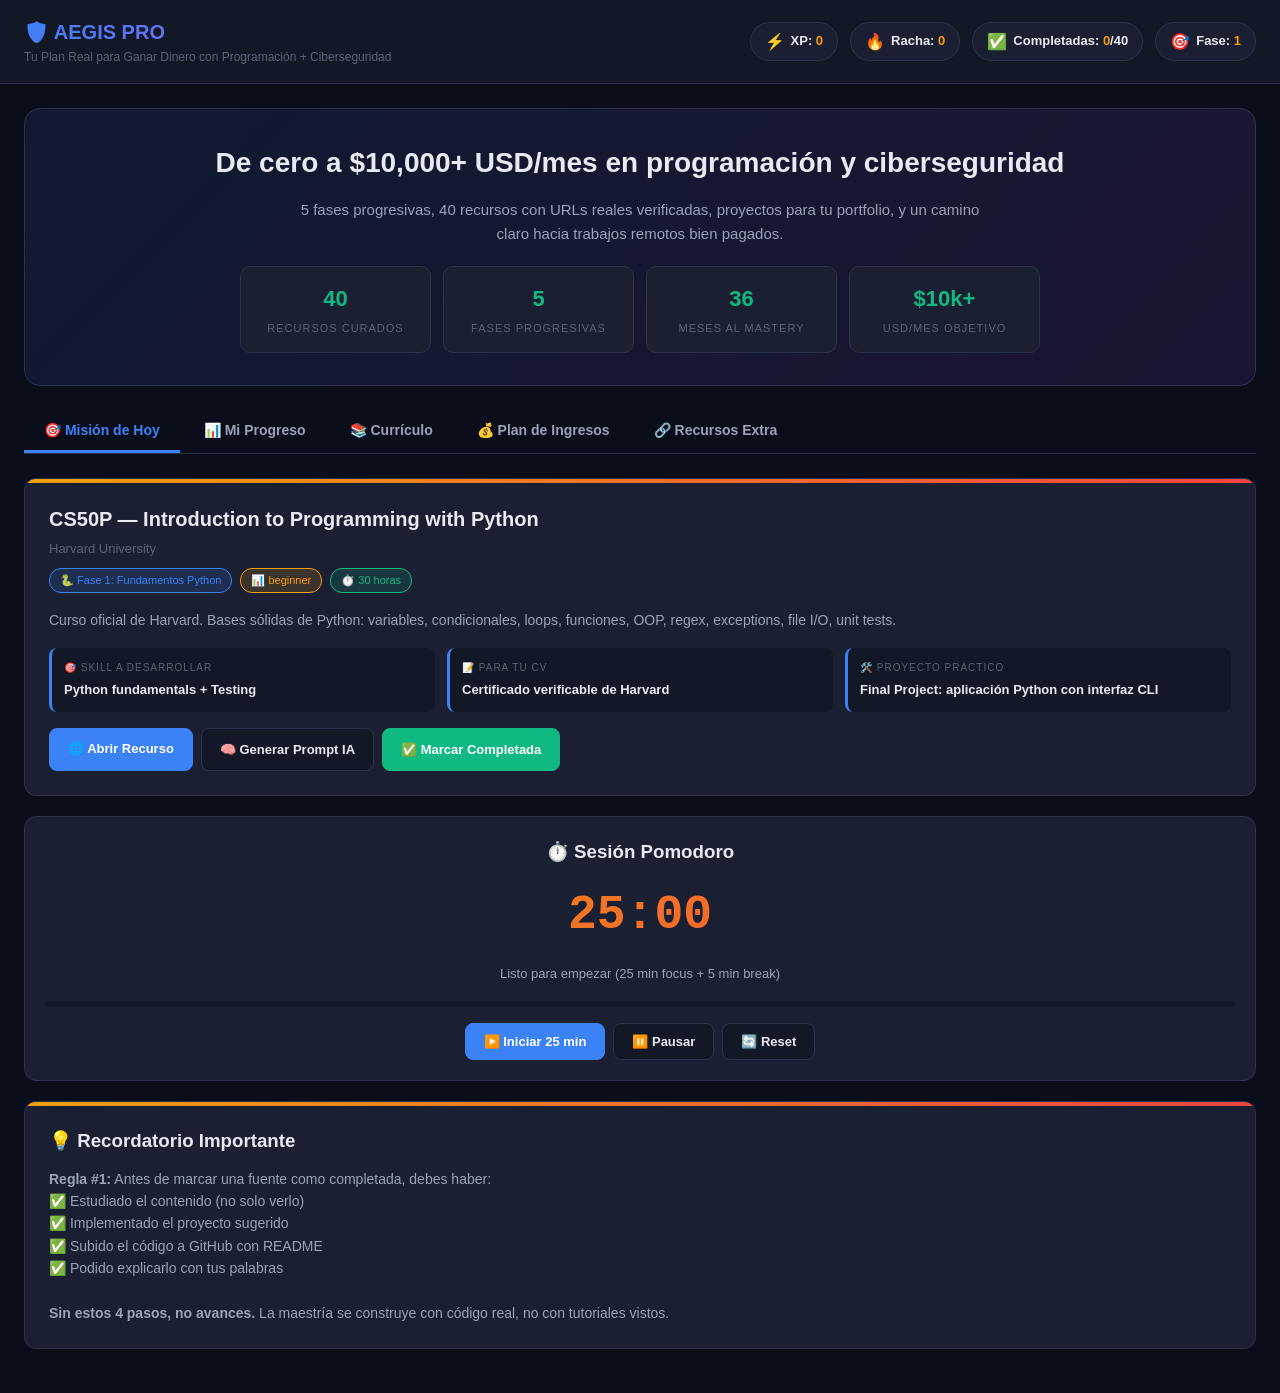
<file: aegis/AEGIS_PRO/index.html>
<!DOCTYPE html>
<html lang="es">
<head>
<meta charset="UTF-8">
<meta name="viewport" content="width=device-width, initial-scale=1.0">
<title>AEGIS PRO — Tu Camino a Ganar Dinero con Programación y Ciberseguridad</title>
<style>
:root {
  --bg-primary: #0a0e1a;
  --bg-secondary: #131826;
  --bg-card: #1a2032;
  --border: #2a3349;
  --text-primary: #e7eaf2;
  --text-secondary: #9aa3b9;
  --text-muted: #5a6378;
  --accent-blue: #3b82f6;
  --accent-green: #10b981;
  --accent-gold: #f59e0b;
  --accent-red: #ef4444;
  --accent-purple: #a855f7;
  --gradient-money: linear-gradient(135deg, #10b981, #059669);
  --gradient-fire: linear-gradient(135deg, #f59e0b, #ef4444);
}

* { margin: 0; padding: 0; box-sizing: border-box; }
html { scroll-behavior: smooth; }
body {
  font-family: 'Inter', -apple-system, BlinkMacSystemFont, sans-serif;
  background: var(--bg-primary);
  color: var(--text-primary);
  line-height: 1.6;
  min-height: 100vh;
}

/* HEADER */
.header {
  background: var(--bg-secondary);
  border-bottom: 1px solid var(--border);
  padding: 16px 24px;
  position: sticky;
  top: 0;
  z-index: 100;
  backdrop-filter: blur(10px);
}
.header-content {
  max-width: 1400px;
  margin: 0 auto;
  display: flex;
  align-items: center;
  justify-content: space-between;
  gap: 16px;
  flex-wrap: wrap;
}
.logo {
  font-size: 20px;
  font-weight: 900;
  background: linear-gradient(135deg, var(--accent-blue), var(--accent-purple));
  -webkit-background-clip: text;
  -webkit-text-fill-color: transparent;
  background-clip: text;
}
.logo-sub {
  font-size: 12px;
  color: var(--text-muted);
}
.stats {
  display: flex;
  gap: 12px;
  flex-wrap: wrap;
}
.stat-pill {
  background: var(--bg-card);
  border: 1px solid var(--border);
  padding: 6px 14px;
  border-radius: 20px;
  font-size: 13px;
  font-weight: 600;
  display: flex;
  align-items: center;
  gap: 6px;
}
.stat-pill .icon { font-size: 16px; }
.stat-pill .value { color: var(--accent-gold); }

/* CONTAINER */
.container {
  max-width: 1400px;
  margin: 0 auto;
  padding: 24px;
}

/* HERO */
.hero {
  background: linear-gradient(135deg, rgba(59, 130, 246, 0.1), rgba(168, 85, 247, 0.1));
  border: 1px solid var(--border);
  border-radius: 16px;
  padding: 32px;
  margin-bottom: 24px;
  text-align: center;
}
.hero h1 {
  font-size: 28px;
  margin-bottom: 12px;
  font-weight: 800;
}
.hero p {
  color: var(--text-secondary);
  font-size: 15px;
  max-width: 700px;
  margin: 0 auto 20px;
}
.hero-stats {
  display: grid;
  grid-template-columns: repeat(auto-fit, minmax(160px, 1fr));
  gap: 12px;
  max-width: 800px;
  margin: 20px auto 0;
}
.hero-stat {
  background: var(--bg-card);
  padding: 14px;
  border-radius: 10px;
  border: 1px solid var(--border);
}
.hero-stat .num {
  font-size: 22px;
  font-weight: 800;
  color: var(--accent-green);
}
.hero-stat .label {
  font-size: 11px;
  color: var(--text-muted);
  text-transform: uppercase;
  letter-spacing: 1px;
  margin-top: 4px;
}

/* TABS */
.tabs {
  display: flex;
  gap: 4px;
  margin-bottom: 24px;
  border-bottom: 1px solid var(--border);
  overflow-x: auto;
  scrollbar-width: thin;
}
.tab {
  background: none;
  border: none;
  color: var(--text-secondary);
  padding: 12px 20px;
  cursor: pointer;
  font-size: 14px;
  font-weight: 600;
  border-bottom: 3px solid transparent;
  transition: all 0.2s;
  white-space: nowrap;
}
.tab:hover { color: var(--text-primary); }
.tab.active {
  color: var(--accent-blue);
  border-bottom-color: var(--accent-blue);
}

/* SECCIONES */
.section { display: none; }
.section.active { display: block; }

/* MISIÓN DEL DÍA */
.mision-card {
  background: var(--bg-card);
  border: 1px solid var(--border);
  border-radius: 12px;
  padding: 24px;
  margin-bottom: 20px;
  position: relative;
  overflow: hidden;
}
.mision-card::before {
  content: '';
  position: absolute;
  top: 0;
  left: 0;
  right: 0;
  height: 4px;
  background: var(--gradient-fire);
}
.mision-header {
  display: flex;
  justify-content: space-between;
  align-items: start;
  margin-bottom: 16px;
  gap: 16px;
}
.mision-titulo {
  font-size: 20px;
  font-weight: 700;
}
.mision-meta {
  display: flex;
  gap: 8px;
  flex-wrap: wrap;
  margin-top: 8px;
}
.tag {
  font-size: 11px;
  padding: 3px 10px;
  border-radius: 12px;
  background: var(--bg-secondary);
  color: var(--text-secondary);
  border: 1px solid var(--border);
}
.tag.fase { background: rgba(59, 130, 246, 0.15); color: var(--accent-blue); border-color: var(--accent-blue); }
.tag.dificultad { background: rgba(245, 158, 11, 0.15); color: var(--accent-gold); border-color: var(--accent-gold); }
.tag.horas { background: rgba(16, 185, 129, 0.15); color: var(--accent-green); border-color: var(--accent-green); }
.tag.capstone { background: var(--gradient-fire); color: white; border: none; }

.mision-desc {
  color: var(--text-secondary);
  margin-bottom: 16px;
  font-size: 14px;
}
.mision-info-grid {
  display: grid;
  grid-template-columns: repeat(auto-fit, minmax(200px, 1fr));
  gap: 12px;
  margin-bottom: 16px;
}
.info-item {
  background: var(--bg-secondary);
  padding: 12px;
  border-radius: 8px;
  border-left: 3px solid var(--accent-blue);
}
.info-item .label {
  font-size: 10px;
  text-transform: uppercase;
  color: var(--text-muted);
  letter-spacing: 1px;
  margin-bottom: 4px;
}
.info-item .value {
  font-size: 13px;
  font-weight: 600;
}
.mision-actions {
  display: flex;
  gap: 8px;
  flex-wrap: wrap;
}
.btn {
  padding: 10px 18px;
  border-radius: 8px;
  border: 1px solid var(--border);
  background: var(--bg-secondary);
  color: var(--text-primary);
  cursor: pointer;
  font-size: 13px;
  font-weight: 600;
  text-decoration: none;
  display: inline-flex;
  align-items: center;
  gap: 6px;
  transition: all 0.2s;
}
.btn:hover {
  background: var(--bg-card);
  border-color: var(--accent-blue);
  transform: translateY(-1px);
}
.btn-primary {
  background: var(--accent-blue);
  border-color: var(--accent-blue);
  color: white;
}
.btn-primary:hover { background: #2563eb; }
.btn-success {
  background: var(--accent-green);
  border-color: var(--accent-green);
  color: white;
}
.btn-success:hover { background: #059669; }
.btn-money {
  background: var(--gradient-money);
  border: none;
  color: white;
}

/* TIMER */
.timer-card {
  background: var(--bg-card);
  border: 1px solid var(--border);
  border-radius: 12px;
  padding: 20px;
  margin-bottom: 20px;
  text-align: center;
}
.timer-display {
  font-size: 48px;
  font-weight: 800;
  font-family: 'JetBrains Mono', monospace;
  background: var(--gradient-fire);
  -webkit-background-clip: text;
  -webkit-text-fill-color: transparent;
  background-clip: text;
  margin: 10px 0;
}
.timer-status {
  color: var(--text-secondary);
  font-size: 13px;
  margin-bottom: 16px;
}
.timer-progress {
  height: 6px;
  background: var(--bg-secondary);
  border-radius: 3px;
  overflow: hidden;
  margin-bottom: 16px;
}
.timer-progress-bar {
  height: 100%;
  background: var(--gradient-fire);
  transition: width 1s linear;
  width: 0%;
}

/* FASES OVERVIEW */
.fases-grid {
  display: grid;
  grid-template-columns: repeat(auto-fit, minmax(280px, 1fr));
  gap: 16px;
  margin-bottom: 24px;
}
.fase-card {
  background: var(--bg-card);
  border: 1px solid var(--border);
  border-radius: 12px;
  padding: 20px;
  position: relative;
  cursor: pointer;
  transition: all 0.2s;
}
.fase-card:hover {
  transform: translateY(-3px);
  border-color: var(--accent-blue);
}
.fase-card.activa {
  border-color: var(--accent-gold);
  box-shadow: 0 0 0 1px var(--accent-gold);
}
.fase-numero {
  position: absolute;
  top: 16px;
  right: 16px;
  background: var(--bg-secondary);
  color: var(--text-muted);
  font-size: 11px;
  padding: 2px 8px;
  border-radius: 8px;
  font-weight: 700;
}
.fase-icono {
  font-size: 32px;
  margin-bottom: 8px;
}
.fase-titulo {
  font-size: 17px;
  font-weight: 700;
  margin-bottom: 4px;
}
.fase-duracion {
  font-size: 11px;
  color: var(--text-muted);
  text-transform: uppercase;
  letter-spacing: 1px;
  margin-bottom: 12px;
}
.fase-objetivo {
  font-size: 13px;
  color: var(--text-secondary);
  margin-bottom: 12px;
}
.fase-meta-ingresos {
  background: var(--gradient-money);
  color: white;
  padding: 8px 12px;
  border-radius: 6px;
  font-size: 12px;
  font-weight: 700;
  margin-top: 12px;
  text-align: center;
}
.fase-progreso {
  margin-top: 12px;
}
.progreso-bar {
  height: 8px;
  background: var(--bg-secondary);
  border-radius: 4px;
  overflow: hidden;
  margin-bottom: 4px;
}
.progreso-fill {
  height: 100%;
  background: linear-gradient(90deg, var(--accent-blue), var(--accent-green));
  transition: width 0.3s;
}
.progreso-text {
  font-size: 11px;
  color: var(--text-muted);
}

/* CURRÍCULO LIST */
.curriculo-filters {
  display: flex;
  gap: 8px;
  margin-bottom: 16px;
  flex-wrap: wrap;
}
.filter-btn {
  background: var(--bg-card);
  border: 1px solid var(--border);
  padding: 6px 14px;
  border-radius: 16px;
  cursor: pointer;
  font-size: 12px;
  color: var(--text-secondary);
  transition: all 0.2s;
}
.filter-btn:hover, .filter-btn.active {
  background: var(--accent-blue);
  border-color: var(--accent-blue);
  color: white;
}

.fuente-list {
  display: flex;
  flex-direction: column;
  gap: 12px;
}
.fuente-item {
  background: var(--bg-card);
  border: 1px solid var(--border);
  border-radius: 10px;
  padding: 16px;
  display: flex;
  gap: 16px;
  align-items: start;
  transition: all 0.2s;
  cursor: pointer;
}
.fuente-item:hover {
  border-color: var(--accent-blue);
  transform: translateX(4px);
}
.fuente-item.completada {
  opacity: 0.5;
  border-color: var(--accent-green);
  background: rgba(16, 185, 129, 0.05);
}
.fuente-item.capstone {
  border-color: var(--accent-gold);
  background: linear-gradient(135deg, rgba(245, 158, 11, 0.05), rgba(239, 68, 68, 0.05));
}
.fuente-checkbox {
  width: 24px;
  height: 24px;
  border: 2px solid var(--border);
  border-radius: 6px;
  display: flex;
  align-items: center;
  justify-content: center;
  cursor: pointer;
  flex-shrink: 0;
  font-size: 14px;
  transition: all 0.2s;
}
.fuente-item.completada .fuente-checkbox {
  background: var(--accent-green);
  border-color: var(--accent-green);
  color: white;
}
.fuente-content {
  flex: 1;
}
.fuente-title {
  font-size: 15px;
  font-weight: 700;
  margin-bottom: 4px;
}
.fuente-institution {
  font-size: 12px;
  color: var(--text-muted);
  margin-bottom: 8px;
}
.fuente-desc {
  font-size: 13px;
  color: var(--text-secondary);
  margin-bottom: 8px;
}
.fuente-meta {
  display: flex;
  gap: 6px;
  flex-wrap: wrap;
  margin-bottom: 8px;
}
.fuente-actions {
  display: flex;
  gap: 6px;
  flex-wrap: wrap;
}
.fuente-actions .btn {
  font-size: 11px;
  padding: 6px 12px;
}

/* INGRESOS */
.ingresos-timeline {
  position: relative;
  padding-left: 32px;
}
.ingresos-timeline::before {
  content: '';
  position: absolute;
  left: 8px;
  top: 0;
  bottom: 0;
  width: 2px;
  background: var(--border);
}
.milestone {
  position: relative;
  padding-bottom: 24px;
}
.milestone::before {
  content: '';
  position: absolute;
  left: -28px;
  top: 8px;
  width: 16px;
  height: 16px;
  border-radius: 50%;
  background: var(--accent-green);
  border: 3px solid var(--bg-primary);
}
.milestone-card {
  background: var(--bg-card);
  border: 1px solid var(--border);
  border-radius: 10px;
  padding: 16px;
}
.milestone-monto {
  font-size: 28px;
  font-weight: 900;
  background: var(--gradient-money);
  -webkit-background-clip: text;
  -webkit-text-fill-color: transparent;
  background-clip: text;
}
.milestone-mes {
  font-size: 12px;
  color: var(--text-muted);
  margin-bottom: 4px;
}
.milestone-desc {
  font-size: 14px;
  margin-top: 4px;
}
.milestone-prob {
  font-size: 12px;
  color: var(--text-muted);
  margin-top: 8px;
  font-style: italic;
}

/* RECURSOS EXTRA */
.recurso-categoria {
  background: var(--bg-card);
  border: 1px solid var(--border);
  border-radius: 12px;
  padding: 20px;
  margin-bottom: 16px;
}
.recurso-categoria h3 {
  font-size: 16px;
  margin-bottom: 12px;
}
.recurso-items {
  display: grid;
  grid-template-columns: repeat(auto-fit, minmax(240px, 1fr));
  gap: 10px;
}
.recurso-item {
  background: var(--bg-secondary);
  padding: 12px;
  border-radius: 8px;
  border: 1px solid var(--border);
  text-decoration: none;
  color: var(--text-primary);
  transition: all 0.2s;
}
.recurso-item:hover {
  border-color: var(--accent-blue);
  transform: translateY(-2px);
}
.recurso-item-nombre {
  font-weight: 700;
  font-size: 13px;
  margin-bottom: 4px;
  color: var(--accent-blue);
}
.recurso-item-desc {
  font-size: 11px;
  color: var(--text-muted);
}

/* RESPONSIVE */
@media (max-width: 768px) {
  .hero h1 { font-size: 22px; }
  .timer-display { font-size: 36px; }
  .header-content { flex-direction: column; align-items: start; }
}

/* TOAST */
.toast {
  position: fixed;
  bottom: 20px;
  right: 20px;
  background: var(--bg-card);
  border: 1px solid var(--accent-green);
  border-radius: 8px;
  padding: 12px 20px;
  z-index: 1000;
  animation: slideIn 0.3s ease;
}
@keyframes slideIn {
  from { transform: translateX(100%); opacity: 0; }
  to { transform: translateX(0); opacity: 1; }
}
</style>
</head>
<body>

<!-- HEADER -->
<header class="header">
  <div class="header-content">
    <div>
      <div class="logo">🛡️ AEGIS PRO</div>
      <div class="logo-sub">Tu Plan Real para Ganar Dinero con Programación + Ciberseguridad</div>
    </div>
    <div class="stats">
      <div class="stat-pill"><span class="icon">⚡</span><span>XP: <span class="value" id="stat-xp">0</span></span></div>
      <div class="stat-pill"><span class="icon">🔥</span><span>Racha: <span class="value" id="stat-racha">0</span></span></div>
      <div class="stat-pill"><span class="icon">✅</span><span>Completadas: <span class="value" id="stat-completadas">0</span>/40</span></div>
      <div class="stat-pill"><span class="icon">🎯</span><span>Fase: <span class="value" id="stat-fase">1</span></span></div>
    </div>
  </div>
</header>

<div class="container">

  <!-- HERO -->
  <div class="hero">
    <h1>De cero a $10,000+ USD/mes en programación y ciberseguridad</h1>
    <p>5 fases progresivas, 40 recursos con URLs reales verificadas, proyectos para tu portfolio, y un camino claro hacia trabajos remotos bien pagados.</p>
    <div class="hero-stats">
      <div class="hero-stat"><div class="num">40</div><div class="label">Recursos Curados</div></div>
      <div class="hero-stat"><div class="num">5</div><div class="label">Fases Progresivas</div></div>
      <div class="hero-stat"><div class="num">36</div><div class="label">Meses al Mastery</div></div>
      <div class="hero-stat"><div class="num">$10k+</div><div class="label">USD/mes Objetivo</div></div>
    </div>
  </div>

  <!-- TABS -->
  <div class="tabs">
    <button class="tab active" onclick="cambiarTab('hoy')">🎯 Misión de Hoy</button>
    <button class="tab" onclick="cambiarTab('fases')">📊 Mi Progreso</button>
    <button class="tab" onclick="cambiarTab('curriculo')">📚 Currículo</button>
    <button class="tab" onclick="cambiarTab('ingresos')">💰 Plan de Ingresos</button>
    <button class="tab" onclick="cambiarTab('recursos')">🔗 Recursos Extra</button>
  </div>

  <!-- SECCIÓN: MISIÓN DE HOY -->
  <section id="section-hoy" class="section active">
    <div id="mision-actual"></div>
    
    <!-- TIMER -->
    <div class="timer-card">
      <h3 style="margin-bottom:8px;">⏱️ Sesión Pomodoro</h3>
      <div class="timer-display" id="timer-display">25:00</div>
      <div class="timer-status" id="timer-status">Listo para empezar (25 min focus + 5 min break)</div>
      <div class="timer-progress"><div class="timer-progress-bar" id="timer-bar"></div></div>
      <div style="display:flex;gap:8px;justify-content:center;flex-wrap:wrap;">
        <button class="btn btn-primary" onclick="iniciarTimer()">▶️ Iniciar 25 min</button>
        <button class="btn" onclick="pausarTimer()">⏸️ Pausar</button>
        <button class="btn" onclick="resetTimer()">🔄 Reset</button>
      </div>
    </div>

    <!-- TIP DEL DÍA -->
    <div class="mision-card">
      <h3 style="margin-bottom:12px;">💡 Recordatorio Importante</h3>
      <p style="color:var(--text-secondary);font-size:14px;">
        <strong>Regla #1:</strong> Antes de marcar una fuente como completada, debes haber:<br>
        ✅ Estudiado el contenido (no solo verlo)<br>
        ✅ Implementado el proyecto sugerido<br>
        ✅ Subido el código a GitHub con README<br>
        ✅ Podido explicarlo con tus palabras<br><br>
        <strong>Sin estos 4 pasos, no avances.</strong> La maestría se construye con código real, no con tutoriales vistos.
      </p>
    </div>
  </section>

  <!-- SECCIÓN: FASES -->
  <section id="section-fases" class="section">
    <h2 style="margin-bottom:16px;">📊 Tu Progreso por Fases</h2>
    <div class="fases-grid" id="fases-container"></div>
  </section>

  <!-- SECCIÓN: CURRÍCULO -->
  <section id="section-curriculo" class="section">
    <h2 style="margin-bottom:16px;">📚 Currículo Completo</h2>
    <div class="curriculo-filters" id="filtros-fase"></div>
    <div class="fuente-list" id="curriculo-lista"></div>
  </section>

  <!-- SECCIÓN: INGRESOS -->
  <section id="section-ingresos" class="section">
    <h2 style="margin-bottom:16px;">💰 Tu Camino Realista a $10k+ USD/mes</h2>
    <p style="color:var(--text-secondary);margin-bottom:24px;">Estos milestones son <strong>realistas</strong> si dedicas 15-20 horas/semana consistentemente. No es un get-rich-quick, es un plan profesional probado.</p>
    <div class="ingresos-timeline" id="timeline-ingresos"></div>
  </section>

  <!-- SECCIÓN: RECURSOS EXTRA -->
  <section id="section-recursos" class="section">
    <h2 style="margin-bottom:16px;">🔗 Recursos Complementarios Verificados</h2>
    <div id="recursos-container"></div>
  </section>

</div>

<!-- TOAST CONTAINER -->
<div id="toast-container"></div>

<!-- Cargar datos primero -->
<script src="data.js"></script>
<script src="app.js"></script>

</body>
</html>
</file>
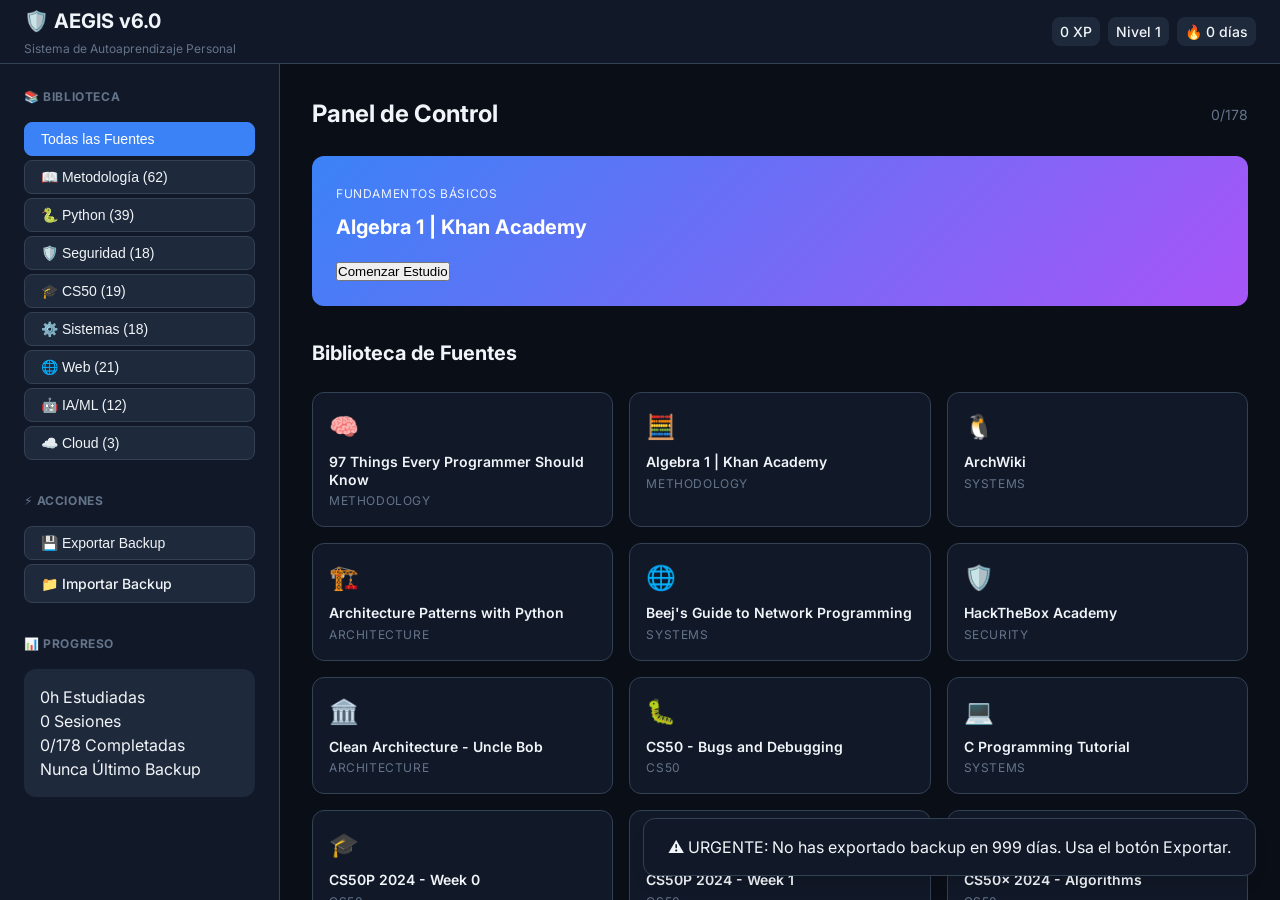
<file: aegis/v6/index.html>
<!DOCTYPE html>
<html lang="es" data-theme="dark">
<head>
  <meta charset="UTF-8">
  <meta name="viewport" content="width=device-width, initial-scale=1.0">
  <title>AEGIS v6.0 — Sistema de Autoaprendizaje</title>
  
  <!-- CSS -->
  <link rel="stylesheet" href="css/tokens.css">
  <link rel="stylesheet" href="css/components.css">
  <link rel="stylesheet" href="css/layout.css">
  
  <!-- Fuentes -->
  <link rel="preconnect" href="https://fonts.googleapis.com">
  <link href="https://fonts.googleapis.com/css2?family=Inter:wght@400;500;600;700&family=JetBrains+Mono:wght@400;600&display=swap" rel="stylesheet">
</head>
<body>
  <!-- Header -->
  <header class="app-header">
    <div class="header-left">
      <h1 class="app-title">🛡️ AEGIS v6.0</h1>
      <span class="app-subtitle">Sistema de Autoaprendizaje Personal</span>
    </div>
    <div class="header-stats">
      <span id="xp-display" class="stat-badge">0 XP</span>
      <span id="level-display" class="stat-badge">Nivel 1</span>
      <span id="streak-display" class="stat-badge">🔥 0 días</span>
    </div>
  </header>

  <!-- Main Layout -->
  <div class="app-layout">
    <!-- Sidebar -->
    <aside class="sidebar">
      <nav class="nav-section">
        <h3>📚 Biblioteca</h3>
        <button onclick="renderSourceGrid('all')" class="nav-btn active">Todas las Fuentes</button>
        <button onclick="renderSourceGrid('methodology')" class="nav-btn">📖 Metodología (62)</button>
        <button onclick="renderSourceGrid('python')" class="nav-btn">🐍 Python (39)</button>
        <button onclick="renderSourceGrid('security')" class="nav-btn">🛡️ Seguridad (18)</button>
        <button onclick="renderSourceGrid('cs50')" class="nav-btn">🎓 CS50 (19)</button>
        <button onclick="renderSourceGrid('systems')" class="nav-btn">⚙️ Sistemas (18)</button>
        <button onclick="renderSourceGrid('web')" class="nav-btn">🌐 Web (21)</button>
        <button onclick="renderSourceGrid('ai')" class="nav-btn">🤖 IA/ML (12)</button>
        <button onclick="renderSourceGrid('cloud')" class="nav-btn">☁️ Cloud (3)</button>
      </nav>

      <nav class="nav-section">
        <h3>⚡ Acciones</h3>
        <button onclick="exportBackup()" class="nav-btn">💾 Exportar Backup</button>
        <label class="nav-btn file-input-label">
          📁 Importar Backup
          <input type="file" id="import-file" accept=".json" style="display: none;">
        </label>
      </nav>

      <div class="nav-section">
        <h3>📊 Progreso</h3>
        <div id="stats-container" class="stats-mini">
          <p>Cargando...</p>
        </div>
      </div>
    </aside>

    <!-- Main Content -->
    <main class="main-content">
      <!-- Dashboard -->
      <section class="dashboard">
        <div class="dashboard-header">
          <h2>Panel de Control</h2>
          <span id="completed-display" class="progress-indicator">0/178 fuentes</span>
        </div>
        
        <div id="next-source-suggestion" class="suggestion-container">
          <p>Cargando sugerencia...</p>
        </div>
      </section>

      <!-- Source Grid -->
      <section class="sources-section">
        <h2>Biblioteca de Fuentes</h2>
        <div id="source-grid" class="source-grid">
          <p>Cargando fuentes...</p>
        </div>
      </section>

      <!-- Study View (inicialmente oculto) -->
      <section id="study-view" class="study-view hidden">
        <!-- Se llena dinámicamente -->
      </section>
    </main>
  </div>

  <!-- Scripts -->
  <script type="module" src="js/main.js"></script>
</body>
</html>
</file>
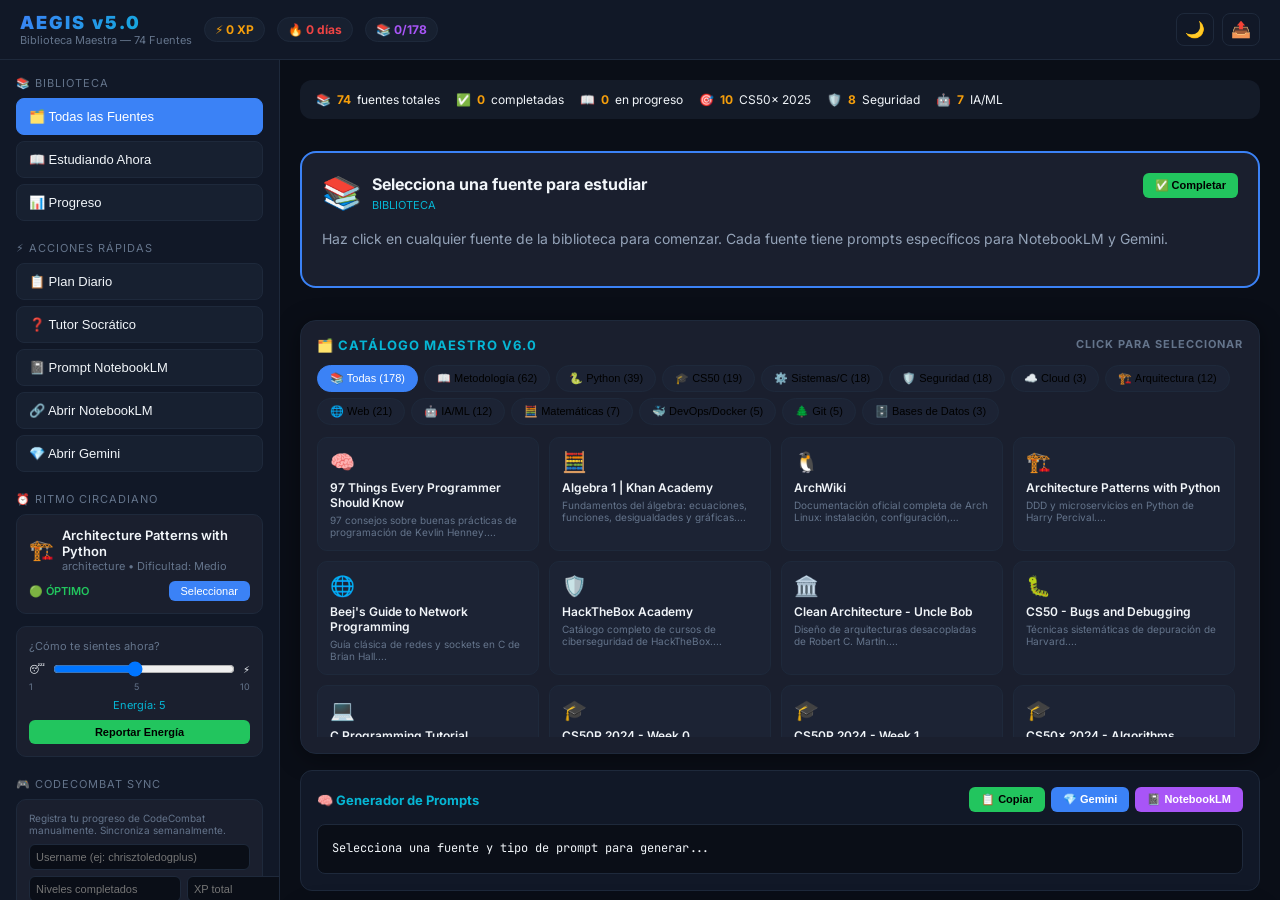
<file: aegis/v5/aegis-v5-BIBLIOTECA.html>
<!DOCTYPE html>
<html lang="es" data-theme="dark">
<head>
<meta charset="UTF-8">
<meta name="viewport" content="width=device-width,initial-scale=1.0">
<title>AEGIS v5.0 — Biblioteca de 74 Fuentes</title>
<link rel="preconnect" href="https://fonts.googleapis.com">
<link href="https://fonts.googleapis.com/css2?family=Inter:wght@400;500;600;700;800;900&family=JetBrains+Mono:wght@400;600&display=swap" rel="stylesheet">
<style>
*,*::before,*::after{box-sizing:border-box;margin:0;padding:0}
:root{--font-sans:'Inter',system-ui,-apple-system,sans-serif;--font-mono:'JetBrains Mono',monospace}
[data-theme="dark"]{--bg-primary:#0a0e17;--bg-secondary:#111827;--bg-card:#1a1f2e;--bg-card-hover:#252b3b;--text-primary:#f1f5f9;--text-secondary:#94a3b8;--text-muted:#64748b;--accent-blue:#3b82f6;--accent-green:#22c55e;--accent-gold:#f59e0b;--accent-red:#ef4444;--accent-purple:#a855f7;--accent-cyan:#06b6d4;--accent-pink:#ec4899;--border:#1e293b;--glass:rgba(30,41,59,0.5);--shadow:0 4px 24px rgba(0,0,0,0.4);}
html,body{height:100%;overflow:hidden}
body{font-family:var(--font-sans);background:var(--bg-primary);color:var(--text-primary);display:flex;flex-direction:column;}

/* HEADER */
.header{display:flex;align-items:center;justify-content:space-between;padding:12px 20px;background:var(--bg-secondary);border-bottom:1px solid var(--border);flex-shrink:0;}
.header-left{display:flex;align-items:center;gap:12px}
.logo{font-size:18px;font-weight:900;letter-spacing:2px;background:linear-gradient(135deg,var(--accent-blue),var(--accent-cyan));-webkit-background-clip:text;-webkit-text-fill-color:transparent;background-clip:text;}
.logo-sub{font-size:11px;color:var(--text-muted);}
.badge{display:inline-flex;align-items:center;gap:4px;padding:4px 10px;border-radius:20px;font-size:12px;font-weight:700;background:var(--glass);border:1px solid var(--border);}
.badge-xp{color:var(--accent-gold)}.badge-streak{color:var(--accent-red)}.badge-sources{color:var(--accent-purple);}
.icon-btn{background:none;border:1px solid var(--border);border-radius:8px;color:var(--text-secondary);cursor:pointer;padding:6px 8px;font-size:16px;}

/* LAYOUT */
.main-layout{display:flex;flex:1;overflow:hidden;}
.sidebar{width:280px;background:var(--bg-secondary);border-right:1px solid var(--border);padding:16px;overflow-y:auto;flex-shrink:0;}
.content-area{flex:1;padding:20px;overflow-y:auto;display:flex;flex-direction:column;gap:16px;}
.content-grid{display:grid;grid-template-columns:repeat(auto-fit,minmax(350px,1fr));gap:16px;}

/* NAV */
.nav-section{margin-bottom:20px;}
.nav-title{font-size:11px;color:var(--text-muted);text-transform:uppercase;letter-spacing:1px;margin-bottom:8px;}
.nav-btn{display:block;width:100%;text-align:left;padding:10px 12px;margin-bottom:6px;background:var(--glass);border:1px solid var(--border);border-radius:8px;color:var(--text-primary);font-size:13px;cursor:pointer;transition:all 0.2s;}
.nav-btn:hover{border-color:var(--accent-blue);}
.nav-btn.active{background:var(--accent-blue);border-color:var(--accent-blue);color:white;}

/* WIDGETS */
.widget{background:var(--bg-card);border:1px solid var(--border);border-radius:16px;padding:16px;box-shadow:var(--shadow);}
.widget-title{font-size:13px;font-weight:700;color:var(--accent-cyan);text-transform:uppercase;letter-spacing:1px;margin-bottom:12px;display:flex;justify-content:space-between;}

/* SOURCE GRID */
.source-grid{display:grid;grid-template-columns:repeat(auto-fill,minmax(200px,1fr));gap:10px;max-height:300px;overflow-y:auto;padding-right:8px;}
.source-card{background:var(--glass);border:1px solid var(--border);border-radius:10px;padding:12px;cursor:pointer;transition:all 0.2s;font-size:12px;}
.source-card:hover{border-color:var(--accent-blue);background:var(--bg-card-hover);}
.source-card.active{border-color:var(--accent-green);background:rgba(34,197,94,0.1);}
.source-card.completed{border-color:var(--accent-gold);opacity:0.7;}
.source-card .source-icon{font-size:20px;margin-bottom:6px;}
.source-card .source-name{font-weight:600;margin-bottom:4px;display:-webkit-box;-webkit-line-clamp:2;line-clamp:2;-webkit-box-orient:vertical;overflow:hidden;}
.source-card .source-desc{font-size:10px;color:var(--text-muted);display:-webkit-box;-webkit-line-clamp:2;line-clamp:2;-webkit-box-orient:vertical;overflow:hidden;}
.source-card .source-progress{height:3px;background:var(--border);border-radius:2px;margin-top:8px;overflow:hidden;}
.source-card .source-progress-fill{height:100%;background:var(--accent-green);width:0%;transition:width 0.3s;}

/* CATEGORY TABS */
.cat-tabs{display:flex;gap:6px;flex-wrap:wrap;margin-bottom:12px;}
.cat-tab{padding:6px 12px;border-radius:20px;border:1px solid var(--border);background:var(--glass);font-size:11px;cursor:pointer;transition:all 0.2s;}
.cat-tab:hover{border-color:var(--accent-blue);}
.cat-tab.active{background:var(--accent-blue);color:white;border-color:var(--accent-blue);}

/* CURRENT STUDY */
.study-card{background:linear-gradient(135deg,var(--bg-card),#1a1f2e);border:2px solid var(--accent-blue);border-radius:16px;padding:20px;margin-bottom:16px;}
.study-header{display:flex;justify-content:space-between;align-items:flex-start;margin-bottom:16px;}
.study-source{display:flex;align-items:center;gap:10px;}
.study-icon{font-size:32px;}
.study-meta{flex:1;}
.study-name{font-size:16px;font-weight:700;margin-bottom:4px;}
.study-category{font-size:11px;color:var(--accent-cyan);text-transform:uppercase;}
.study-actions{display:flex;gap:8px;}
.study-desc{color:var(--text-secondary);font-size:14px;line-height:1.6;margin-bottom:16px;}
.study-tactical{background:rgba(6,182,212,0.1);border-left:3px solid var(--accent-cyan);padding:12px;border-radius:0 8px 8px 0;margin-bottom:16px;}
.study-tactical-label{font-size:10px;color:var(--accent-cyan);text-transform:uppercase;letter-spacing:1px;margin-bottom:4px;}
.study-tactical-text{font-size:13px;color:var(--text-primary);}

/* ACTION BUTTONS */
.action-grid{display:grid;grid-template-columns:repeat(auto-fit,minmax(140px,1fr));gap:10px;}
.action-btn{display:flex;align-items:center;gap:8px;padding:12px;background:var(--glass);border:1px solid var(--border);border-radius:10px;color:var(--text-primary);font-size:12px;cursor:pointer;transition:all 0.2s;text-decoration:none;}
.action-btn:hover{border-color:var(--accent-blue);background:var(--bg-secondary);}
.action-btn.primary{background:var(--accent-blue);border-color:var(--accent-blue);color:white;}
.action-btn span{font-size:16px;}
.action-btn small{display:block;font-size:9px;opacity:0.8;}

/* PROMPT AREA */
.prompt-area{background:var(--bg-secondary);border:1px solid var(--border);border-radius:12px;padding:16px;}
.prompt-header{display:flex;justify-content:space-between;align-items:center;margin-bottom:12px;flex-wrap:wrap;gap:8px;}
.prompt-title{font-size:13px;font-weight:700;color:var(--accent-cyan);}
.prompt-controls{display:flex;gap:6px;flex-wrap:wrap;}
.btn-sm{padding:6px 12px;font-size:11px;border-radius:6px;border:none;cursor:pointer;font-weight:600;}
.btn-copy{background:var(--accent-green);color:#000;}
.btn-gemini{background:var(--accent-blue);color:white;}
.btn-nlm{background:var(--accent-purple);color:white;}
.prompt-text{background:var(--bg-primary);border:1px solid var(--border);border-radius:8px;padding:14px;font-family:var(--font-mono);font-size:12px;line-height:1.6;max-height:250px;overflow-y:auto;white-space:pre-wrap;}

/* STATS BAR */
.stats-bar{display:flex;gap:16px;padding:12px 16px;background:var(--glass);border-radius:12px;margin-bottom:16px;flex-wrap:wrap;}
.stat-item{display:flex;align-items:center;gap:6px;font-size:12px;}
.stat-value{font-weight:700;color:var(--accent-gold);}

/* SCROLLBAR */
::-webkit-scrollbar{width:6px;height:6px;}
::-webkit-scrollbar-track{background:var(--bg-secondary);}
::-webkit-scrollbar-thumb{background:var(--border);border-radius:3px;}
::-webkit-scrollbar-thumb:hover{background:var(--text-muted);}

/* MISSIONS */
.missions-grid{display:grid;grid-template-columns:1fr 1fr;gap:10px;}
.mission-card{background:var(--glass);border:2px solid var(--border);border-radius:12px;padding:14px;cursor:pointer;transition:all 0.3s;position:relative;}
.mission-card:hover{border-color:var(--accent-blue);}
.mission-card.active{border-color:var(--accent-green);animation:missionPulse 2s infinite;}
@keyframes missionPulse{0%,100%{box-shadow:0 0 0 0 rgba(34,197,94,0.4);}50%{box-shadow:0 0 20px 5px rgba(34,197,94,0.2);}}
.mission-icon{font-size:24px;margin-bottom:6px;}
.mission-title{font-size:12px;font-weight:600;}
.mission-time{font-size:10px;color:var(--text-muted);}
.mission-reward{position:absolute;top:8px;right:8px;font-size:10px;color:var(--accent-gold);font-weight:700;}
.progress-bar{position:absolute;bottom:0;left:0;right:0;height:3px;background:var(--border);}
.progress-fill{height:100%;width:0%;background:var(--accent-green);transition:width 0.5s linear;}

/* AUDIO */
.music-presets{display:grid;grid-template-columns:1fr 1fr;gap:8px;}
.preset-btn{background:var(--glass);border:1px solid var(--border);border-radius:10px;padding:10px;cursor:pointer;transition:all 0.2s;text-align:left;font-size:12px;}
.preset-btn:hover{border-color:var(--accent-blue);}
.preset-btn.active{background:var(--accent-blue);border-color:var(--accent-blue);color:white;}
.preset-btn small{display:block;font-size:9px;opacity:0.8;margin-top:3px;}

/* POPUP */
.dopamine-hit{position:fixed;top:50%;left:50%;transform:translate(-50%,-50%);font-size:48px;font-weight:700;color:var(--accent-gold);text-shadow:0 0 30px rgba(245,158,11,0.8);z-index:10000;animation:dopamineFloat 1.5s ease-out forwards;pointer-events:none;text-align:center;}
@keyframes dopamineFloat{0%{transform:translate(-50%,-50%) scale(0.5);opacity:0;}20%{transform:translate(-50%,-60%) scale(1.2);opacity:1;}100%{transform:translate(-50%,-100%) scale(1);opacity:0;}}

@media(max-width:1024px){.sidebar{width:240px;}.source-grid{grid-template-columns:repeat(auto-fill,minmax(160px,1fr));}}
@media(max-width:768px){.sidebar{display:none;}.content-grid{grid-template-columns:1fr;}}
</style>
</head>
<body>

<header class="header">
  <div class="header-left">
    <div>
      <div class="logo">AEGIS v5.0</div>
      <div class="logo-sub">Biblioteca Maestra — 74 Fuentes</div>
    </div>
    <span class="badge badge-xp" id="badge-xp">⚡ 0 XP</span>
    <span class="badge badge-streak" id="badge-streak">🔥 0 días</span>
    <span class="badge badge-sources" id="badge-sources">📚 0/74</span>
  </div>
  <div style="display:flex;gap:8px;">
    <button class="icon-btn" onclick="toggleTheme()">🌙</button>
    <button class="icon-btn" onclick="exportData()">📤</button>
  </div>
</header>

<div class="main-layout">
  <aside class="sidebar">
    <div class="nav-section">
      <div class="nav-title">📚 Biblioteca</div>
      <button class="nav-btn active" onclick="showView('library')">🗂️ Todas las Fuentes</button>
      <button class="nav-btn" onclick="showView('current')">📖 Estudiando Ahora</button>
      <button class="nav-btn" onclick="showView('progress')">📊 Progreso</button>
    </div>
    
    <div class="nav-section">
      <div class="nav-title">⚡ Acciones Rápidas</div>
      <button class="nav-btn" onclick="generatePrompt('plan')">📋 Plan Diario</button>
      <button class="nav-btn" onclick="generatePrompt('socratic')">❓ Tutor Socrático</button>
      <button class="nav-btn" onclick="generatePrompt('notebooklm')">📓 Prompt NotebookLM</button>
      <button class="nav-btn" onclick="openNotebookLMFromSidebar()">🔗 Abrir NotebookLM</button>
      <button class="nav-btn" onclick="openGeminiFromSidebar()">💎 Abrir Gemini</button>
    </div>
    
    <!-- FASE 1: Ritmo Circadiano Adaptativo -->
    <div class="nav-section">
      <div class="nav-title">⏰ Ritmo Circadiano</div>
      <div id="circadianWidget" style="background:var(--bg-card);border:1px solid var(--border);border-radius:10px;padding:12px;margin-bottom:12px;">
        <p style="color:var(--text-muted);font-size:12px;">Cargando sugerencia...</p>
      </div>
      <div style="background:var(--bg-card);border:1px solid var(--border);border-radius:10px;padding:12px;">
        <div style="font-size:11px;color:var(--text-muted);margin-bottom:8px;">¿Cómo te sientes ahora?</div>
        <div style="display:flex;align-items:center;gap:8px;">
          <span style="font-size:10px;">😴</span>
          <input type="range" id="energySlider" min="1" max="10" value="5" style="flex:1;" onchange="updateEnergyPreview(this.value)">
          <span style="font-size:10px;">⚡</span>
        </div>
        <div style="display:flex;justify-content:space-between;font-size:9px;color:var(--text-muted);margin-top:4px;">
          <span>1</span><span>5</span><span>10</span>
        </div>
        <div id="energyPreview" style="font-size:11px;color:var(--accent-cyan);margin-top:6px;text-align:center;">Energía: 5</div>
        <button onclick="submitEnergyReport()" style="width:100%;margin-top:8px;padding:6px 12px;font-size:11px;background:var(--accent-green);border:none;border-radius:6px;color:#000;cursor:pointer;font-weight:600;">Reportar Energía</button>
      </div>
    </div>
    
    <!-- FEATURE: CodeCombat Sync -->
    <div class="nav-section">
      <div class="nav-title">🎮 CodeCombat Sync</div>
      <div style="background:var(--bg-card);border:1px solid var(--border);border-radius:10px;padding:12px;">
        <div style="font-size:10px;color:var(--text-muted);margin-bottom:8px;">
          Registra tu progreso de CodeCombat manualmente. Sincroniza semanalmente.
        </div>
        
        <input type="text" id="ccUsername" placeholder="Username (ej: chrisztoledogplus)" style="width:100%;margin-bottom:6px;padding:6px;background:var(--bg-primary);border:1px solid var(--border);border-radius:6px;color:var(--text-primary);font-size:11px;">
        
        <div style="display:grid;grid-template-columns:1fr 1fr;gap:6px;margin-bottom:6px;">
          <input type="number" id="ccLevels" placeholder="Niveles completados" min="0" style="padding:6px;background:var(--bg-primary);border:1px solid var(--border);border-radius:6px;color:var(--text-primary);font-size:11px;">
          <input type="number" id="ccXP" placeholder="XP total" min="0" style="padding:6px;background:var(--bg-primary);border:1px solid var(--border);border-radius:6px;color:var(--text-primary);font-size:11px;">
        </div>
        
        <input type="text" id="ccConcepts" placeholder="Conceptos aprendidos (ej: variables, loops, functions)" style="width:100%;margin-bottom:8px;padding:6px;background:var(--bg-primary);border:1px solid var(--border);border-radius:6px;color:var(--text-primary);font-size:11px;">
        
        <button onclick="syncCodeCombatSimple()" style="width:100%;padding:8px;font-size:11px;background:var(--accent-green);border:none;border-radius:6px;color:#000;cursor:pointer;font-weight:600;">💾 Guardar Progreso</button>
        
        <div id="ccStats" style="margin-top:10px;">
          <div style="color:var(--text-muted);font-size:10px;text-align:center;">Ingresa tus datos para ver stats</div>
        </div>
        
        <div style="margin-top:8px;padding:8px;background:rgba(59,130,246,0.1);border-radius:6px;font-size:9px;color:var(--text-secondary);">
          💡 <strong>Tip:</strong> Abre tu <a href="https://codecombat.com/user/chrisztoledogplus" target="_blank" style="color:var(--accent-cyan);">perfil</a> y copia los números manualmente
        </div>
        
        <button onclick="openCodeEvaluator()" style="width:100%;margin-top:8px;padding:8px;font-size:11px;background:var(--accent-purple);border:none;border-radius:6px;color:white;cursor:pointer;font-weight:600;">🧠 Evaluar mi Código</button>
      </div>
    </div>
    
    <!-- FEATURE: Biohacking Lab -->
    <div class="nav-section">
      <div class="nav-title">🧬 Biohacking Lab</div>
      
      <!-- Cronotipo -->
      <div style="background:var(--bg-card);border:1px solid var(--border);border-radius:10px;padding:12px;margin-bottom:10px;">
        <div style="font-size:12px;font-weight:600;color:var(--accent-cyan);margin-bottom:6px;">🧭 Tu Cronotipo</div>
        <div id="chronotypeResult" style="font-size:10px;color:var(--text-secondary);margin-bottom:6px;">
          No determinado. Haz el assessment para optimizar tu ritmo.
        </div>
        <button onclick="openChronotypeModal()" style="width:100%;padding:6px;font-size:11px;background:var(--accent-blue);border:none;border-radius:6px;color:white;cursor:pointer;">📝 Assessment (3 min)</button>
      </div>
      
      <!-- Timer Ultradiano -->
      <div style="background:var(--bg-card);border:1px solid var(--border);border-radius:10px;padding:12px;margin-bottom:10px;">
        <div style="font-size:12px;font-weight:600;color:var(--accent-cyan);margin-bottom:6px;">⏱️ Ciclo Ultradiano</div>
        <div style="font-size:9px;color:var(--text-muted);margin-bottom:6px;">Kleitman BRAC: 90 min foco / 20 min break</div>
        <div id="ultradianTimer" style="font-size:28px;font-weight:700;color:var(--accent-gold);text-align:center;font-family:var(--font-mono);margin:8px 0;">90:00</div>
        <div id="ultradianStatus" style="font-size:10px;color:var(--text-muted);text-align:center;margin-bottom:8px;">Listo para sesión de 90 min</div>
        <div style="display:flex;gap:6px;">
          <button onclick="startUltradianCycle()" style="flex:1;padding:6px;font-size:11px;background:var(--accent-green);border:none;border-radius:6px;color:#000;cursor:pointer;font-weight:600;">▶️ Iniciar</button>
          <button onclick="pauseUltradianCycle()" style="flex:1;padding:6px;font-size:11px;background:var(--accent-gold);border:none;border-radius:6px;color:#000;cursor:pointer;">⏸️ Pausa</button>
        </div>
      </div>
      
      <!-- Suplementos -->
      <div style="background:var(--bg-card);border:1px solid var(--border);border-radius:10px;padding:12px;">
        <div style="font-size:12px;font-weight:600;color:var(--accent-cyan);margin-bottom:6px;">💊 Stack de Hoy</div>
        <div style="font-size:10px;color:var(--text-secondary);margin-bottom:6px;">
          <label style="display:flex;align-items:center;gap:4px;margin-bottom:3px;"><input type="checkbox" onchange="logSupplement('caffeine', this.checked)"> ☕ Cafeína 100mg</label>
          <label style="display:flex;align-items:center;gap:4px;margin-bottom:3px;"><input type="checkbox" onchange="logSupplement('lTheanine', this.checked)"> 🍵 L-Teanina 200mg</label>
          <label style="display:flex;align-items:center;gap:4px;margin-bottom:3px;"><input type="checkbox" onchange="logSupplement('creatine', this.checked)"> ⚡ Creatina 5g</label>
          <label style="display:flex;align-items:center;gap:4px;"><input type="checkbox" onchange="logSupplement('magnesium', this.checked)"> 🧪 Magnesio 2g</label>
        </div>
        <div id="caffeineWarning" style="display:none;font-size:9px;color:var(--accent-red);background:rgba(239,68,68,0.1);padding:6px;border-radius:6px;margin-top:6px;">
          ⚠️ Pasadas las 2:00 PM. Cafeína afectará sueño.
        </div>
      </div>
    </div>
    
    <!-- FEATURE: Música para Flujo -->
    <div class="nav-section">
      <div class="nav-title">🎵 Música para Flujo</div>
      
      <div style="background:var(--bg-card);border:1px solid var(--border);border-radius:10px;padding:12px;">
        <div style="font-size:10px;color:var(--text-muted);margin-bottom:10px;text-align:center;">
          🍎 Apple Music para audio · 📺 YouTube para video
        </div>
        
        <!-- Protocolos Apple Music -->
        <button onclick="startMusicProtocol('deepFocus')" style="width:100%;margin-bottom:6px;padding:8px;font-size:11px;background:linear-gradient(135deg,var(--accent-blue),var(--accent-purple));border:none;border-radius:6px;color:white;cursor:pointer;text-align:left;display:flex;align-items:center;gap:6px;">
          <span>🎯</span><div style="flex:1;"><div style="font-weight:600;">Deep Focus <span style="font-size:9px;opacity:0.8;">🍎</span></div><div style="font-size:8px;opacity:0.9;">40Hz Gamma · Memoria de trabajo</div></div>
        </button>
        
        <button onclick="startMusicProtocol('creativeFlow')" style="width:100%;margin-bottom:6px;padding:8px;font-size:11px;background:var(--bg-secondary);border:1px solid var(--border);border-radius:6px;color:var(--text-primary);cursor:pointer;text-align:left;display:flex;align-items:center;gap:6px;">
          <span>🌊</span><div style="flex:1;"><div style="font-weight:600;">Creative Flow <span style="font-size:9px;color:var(--text-muted);">🍎</span></div><div style="font-size:8px;color:var(--text-muted);">10Hz Alpha · Creatividad</div></div>
        </button>
        
        <button onclick="startMusicProtocol('learningMode')" style="width:100%;margin-bottom:6px;padding:8px;font-size:11px;background:var(--bg-secondary);border:1px solid var(--border);border-radius:6px;color:var(--text-primary);cursor:pointer;text-align:left;display:flex;align-items:center;gap:6px;">
          <span>📚</span><div style="flex:1;"><div style="font-weight:600;">Learning Mode <span style="font-size:9px;color:var(--text-muted);">🍎</span></div><div style="font-size:8px;color:var(--text-muted);">12-15Hz SMR · Retención</div></div>
        </button>
        
        <button onclick="startMusicProtocol('relaxationBreak')" style="width:100%;margin-bottom:6px;padding:8px;font-size:11px;background:var(--bg-secondary);border:1px solid var(--border);border-radius:6px;color:var(--text-primary);cursor:pointer;text-align:left;display:flex;align-items:center;gap:6px;">
          <span>☕</span><div style="flex:1;"><div style="font-weight:600;">Break & Recharge <span style="font-size:9px;color:var(--text-muted);">🍎</span></div><div style="font-size:8px;color:var(--text-muted);">6Hz Theta · Recuperación</div></div>
        </button>
        
        <!-- Film Scores - YouTube Video -->
        <button onclick="startMusicProtocol('filmScores')" style="width:100%;margin-bottom:6px;padding:8px;font-size:11px;background:var(--bg-secondary);border:1px solid var(--border);border-radius:6px;color:var(--text-primary);cursor:pointer;text-align:left;display:flex;align-items:center;gap:6px;">
          <span>🎬</span><div style="flex:1;"><div style="font-weight:600;">Epic Coding <span style="font-size:9px;color:var(--accent-red);">📺</span></div><div style="font-size:8px;color:var(--text-muted);">Film Scores Playlist · Video</div></div>
        </button>
        
        <div style="margin-top:10px;padding:8px;background:rgba(59,130,246,0.1);border-radius:6px;">
          <label style="display:flex;align-items:center;gap:6px;font-size:10px;color:var(--text-secondary);">
            <input type="checkbox" id="musicAutosync" onchange="toggleMusicAutosync(this.checked)" checked>
            🧠 Auto-sync con ciclos de estudio
          </label>
        </div>
      </div>
    </div>
  </aside>

  <main class="content-area">
    <!-- STATS BAR -->
    <div class="stats-bar">
      <div class="stat-item">📚 <span class="stat-value" id="stat-total">74</span> fuentes totales</div>
      <div class="stat-item">✅ <span class="stat-value" id="stat-completed">0</span> completadas</div>
      <div class="stat-item">📖 <span class="stat-value" id="stat-active">0</span> en progreso</div>
      <div class="stat-item">🎯 <span class="stat-value" id="stat-cs50">10</span> CS50x 2025</div>
      <div class="stat-item">🛡️ <span class="stat-value" id="stat-security">8</span> Seguridad</div>
      <div class="stat-item">🤖 <span class="stat-value" id="stat-ai">7</span> IA/ML</div>
    </div>

    <!-- CURRENT SOURCE STUDY -->
    <div class="study-card" id="currentStudy">
      <div class="study-header">
        <div class="study-source">
          <div class="study-icon" id="studyIcon">📚</div>
          <div class="study-meta">
            <div class="study-name" id="studyName">Selecciona una fuente para estudiar</div>
            <div class="study-category" id="studyCategory">BIBLIOTECA</div>
          </div>
        </div>
        <div class="study-actions">
          <button class="btn-sm btn-copy" onclick="markCompleted()">✅ Completar</button>
        </div>
      </div>
      <div class="study-desc" id="studyDesc">
        Haz click en cualquier fuente de la biblioteca para comenzar. Cada fuente tiene prompts específicos para NotebookLM y Gemini.
      </div>
      <div class="study-tactical" id="studyTactical" style="display:none;">
        <div class="study-tactical-label">🎯 Utilidad Táctica</div>
        <div class="study-tactical-text" id="studyTacticalText"></div>
      </div>
      <div class="action-grid" id="studyActions" style="display:none;">
        <button class="action-btn primary" onclick="openSource()">
          <span>🌐</span><div><strong>Abrir Fuente</strong><small>URL original</small></div>
        </button>
        <button class="action-btn" onclick="generatePrompt('audioclase')">
          <span>🎧</span><div><strong>Clase Audio</strong><small>Del día, con analogías</small></div>
        </button>
        <button class="action-btn" onclick="generatePrompt('notebooklm')">
          <span>📓</span><div><strong>Prompt NotebookLM</strong><small>Podcast/quiz</small></div>
        </button>
        <button class="action-btn" onclick="generatePrompt('socratic')">
          <span>❓</span><div><strong>Tutor Socrático</strong><small>Preguntas guía</small></div>
        </button>
        <button class="action-btn" onclick="generatePrompt('summary')">
          <span>📝</span><div><strong>Resumen Ejecutivo</strong><small>Puntos clave</small></div>
        </button>
        <button class="action-btn" onclick="generatePrompt('master_nlm')" style="background:linear-gradient(135deg,var(--accent-purple),var(--accent-pink));border-color:var(--accent-purple);">
          <span>🎙️</span><div><strong>MASTER AudioClase</strong><small>Usando las 74 fuentes</small></div>
        </button>
      </div>
    </div>

    <!-- SOURCE LIBRARY -->
    <div class="widget" id="libraryWidget">
      <div class="widget-title">
        🗂️ Catálogo Maestro V6.0
        <span style="font-size:11px;color:var(--text-muted);">Click para seleccionar</span>
      </div>
      <div class="cat-tabs" id="categoryTabs">
        <button class="cat-tab active" data-category="all" onclick="filterCategory('all')">📚 Todas (178)</button>
        <button class="cat-tab" data-category="methodology" onclick="filterCategory('methodology')">📖 Metodología (62)</button>
        <button class="cat-tab" data-category="python" onclick="filterCategory('python')">🐍 Python (39)</button>
        <button class="cat-tab" data-category="cs50" onclick="filterCategory('cs50')">🎓 CS50 (19)</button>
        <button class="cat-tab" data-category="systems" onclick="filterCategory('systems')">⚙️ Sistemas/C (18)</button>
        <button class="cat-tab" data-category="security" onclick="filterCategory('security')">🛡️ Seguridad (18)</button>
        <button class="cat-tab" data-category="cloud" onclick="filterCategory('cloud')">☁️ Cloud (3)</button>
        <button class="cat-tab" data-category="architecture" onclick="filterCategory('architecture')">🏗️ Arquitectura (12)</button>
        <button class="cat-tab" data-category="web" onclick="filterCategory('web')">🌐 Web (21)</button>
        <button class="cat-tab" data-category="ai" onclick="filterCategory('ai')">🤖 IA/ML (12)</button>
        <button class="cat-tab" data-category="math" onclick="filterCategory('math')">🧮 Matemáticas (7)</button>
        <button class="cat-tab" data-category="devops" onclick="filterCategory('devops')">🐳 DevOps/Docker (5)</button>
        <button class="cat-tab" data-category="git" onclick="filterCategory('git')">🌲 Git (5)</button>
        <button class="cat-tab" data-category="database" onclick="filterCategory('database')">🗄️ Bases de Datos (3)</button>
      </div>
      <div class="source-grid" id="sourceGrid"></div>
    </div>

    <!-- VIEW: ESTUDIANDO AHORA -->
    <div id="currentView" style="display:none;background:var(--bg-card);border:1px solid var(--border);border-radius:16px;padding:20px;margin-bottom:20px;">
      <div style="font-size:18px;font-weight:700;color:var(--accent-cyan);margin-bottom:16px;">📖 Estudiando Ahora</div>
      <div id="currentContent">
        <div style="text-align:center;padding:40px;color:var(--text-muted);">
          <div style="font-size:48px;margin-bottom:16px;">📚</div>
          <div style="font-size:16px;margin-bottom:8px;">No hay fuente activa</div>
          <div style="font-size:12px;">Selecciona una fuente de la biblioteca para comenzar a estudiar</div>
        </div>
      </div>
    </div>

    <!-- VIEW: PROGRESO -->
    <div id="progressView" style="display:none;background:var(--bg-card);border:1px solid var(--border);border-radius:16px;padding:20px;margin-bottom:20px;">
      <div style="font-size:18px;font-weight:700;color:var(--accent-cyan);margin-bottom:16px;">📊 Progreso del Plan de Estudios</div>
      
      <!-- Stats Cards -->
      <div style="display:grid;grid-template-columns:repeat(auto-fit,minmax(150px,1fr));gap:12px;margin-bottom:20px;">
        <div style="background:var(--bg-primary);border-radius:12px;padding:16px;text-align:center;">
          <div style="font-size:32px;font-weight:700;color:var(--accent-gold);" id="progressTotal">74</div>
          <div style="font-size:11px;color:var(--text-muted);text-transform:uppercase;">Fuentes Totales</div>
        </div>
        <div style="background:var(--bg-primary);border-radius:12px;padding:16px;text-align:center;">
          <div style="font-size:32px;font-weight:700;color:var(--accent-green);" id="progressCompleted">0</div>
          <div style="font-size:11px;color:var(--text-muted);text-transform:uppercase;">Completadas</div>
        </div>
        <div style="background:var(--bg-primary);border-radius:12px;padding:16px;text-align:center;">
          <div style="font-size:32px;font-weight:700;color:var(--accent-blue);" id="progressPercentage">0%</div>
          <div style="font-size:11px;color:var(--text-muted);text-transform:uppercase;">Progreso</div>
        </div>
        <div style="background:var(--bg-primary);border-radius:12px;padding:16px;text-align:center;">
          <div style="font-size:32px;font-weight:700;color:var(--accent-purple);" id="progressXP">0</div>
          <div style="font-size:11px;color:var(--text-muted);text-transform:uppercase;">XP Total</div>
        </div>
      </div>

      <!-- Progress Bar -->
      <div style="background:var(--bg-primary);border-radius:12px;padding:16px;margin-bottom:20px;">
        <div style="display:flex;justify-content:space-between;align-items:center;margin-bottom:12px;">
          <span style="font-size:14px;font-weight:600;">Progreso General</span>
          <span style="font-size:14px;color:var(--accent-cyan);" id="progressText">0/74 fuentes</span>
        </div>
        <div style="height:24px;background:var(--border);border-radius:12px;overflow:hidden;">
          <div id="progressBarFill" style="height:100%;width:0%;background:linear-gradient(90deg,var(--accent-green),var(--accent-cyan));border-radius:12px;transition:width 0.5s ease;"></div>
        </div>
      </div>

      <!-- Category Breakdown -->
      <div style="font-size:14px;font-weight:600;margin-bottom:12px;">Progreso por Categoría</div>
      <div id="categoryProgressGrid" style="display:grid;grid-template-columns:repeat(auto-fit,minmax(200px,1fr));gap:12px;">
        <!-- Se llena dinámicamente -->
      </div>

      <!-- Recent Completed -->
      <div style="margin-top:20px;">
        <div style="font-size:14px;font-weight:600;margin-bottom:12px;">Últimas Fuentes Completadas</div>
        <div id="recentCompletedList" style="display:flex;flex-direction:column;gap:8px;">
          <!-- Se llena dinámicamente -->
        </div>
      </div>
    </div>

    <!-- PROMPT GENERATOR -->
    <div class="prompt-area">
      <div class="prompt-header">
        <span class="prompt-title" id="promptTitle">🧠 Generador de Prompts</span>
        <div class="prompt-controls">
          <button class="btn-sm btn-copy" onclick="copyPrompt()">📋 Copiar</button>
          <button class="btn-sm btn-gemini" onclick="openGemini()">💎 Gemini</button>
          <button class="btn-sm btn-nlm" onclick="openNotebookLM()">📓 NotebookLM</button>
        </div>
      </div>
      <div class="prompt-text" id="promptOutput">Selecciona una fuente y tipo de prompt para generar...</div>
    </div>

    <!-- MICRO-MISSIONS -->
    <div class="widget">
      <div class="widget-title">⚡ Micro-Misiones — Modo ADHD</div>
      <div class="missions-grid">
        <div class="mission-card" id="mission1" onclick="startMission(1)">
          <div class="mission-icon">📖</div>
          <div class="mission-title">Lectura/Video</div>
          <div class="mission-time">25 min</div>
          <div class="mission-reward">+50 XP</div>
          <div class="progress-bar"><div class="progress-fill" id="progress1"></div></div>
        </div>
        <div class="mission-card" id="mission2" onclick="startMission(2)">
          <div class="mission-icon">💻</div>
          <div class="mission-title">Práctica/Código</div>
          <div class="mission-time">30 min</div>
          <div class="mission-reward">+75 XP</div>
          <div class="progress-bar"><div class="progress-fill" id="progress2"></div></div>
        </div>
        <div class="mission-card" id="mission3" onclick="startMission(3)">
          <div class="mission-icon">🎯</div>
          <div class="mission-title">Ejercicios/Quiz</div>
          <div class="mission-time">20 min</div>
          <div class="mission-reward">+40 XP</div>
          <div class="progress-bar"><div class="progress-fill" id="progress3"></div></div>
        </div>
        <div class="mission-card" id="mission4" onclick="startMission(4)" style="background:rgba(245,158,11,0.1);border-color:var(--accent-gold);">
          <div class="mission-icon">☕</div>
          <div class="mission-title">DESCANSO</div>
          <div class="mission-time">5 min obligatorio</div>
          <div class="mission-reward">+20 XP</div>
          <div class="progress-bar"><div class="progress-fill" id="progress4"></div></div>
        </div>
      </div>
    </div>

  </main>
</div>

<script>
// ═══════════════════════════════════════════════════════════
// BIBLIOTECA MAESTRA — 178 FUENTES DOCUMENTALES
// Actualizado: 2026-05-16 (Integración Notebook LM 130-178 completada)
// ═══════════════════════════════════════════════════════════
const BIBLIOTECA = [
  { id: 1, name: "97 Things Every Programmer Should Know", category: "methodology", icon: "🧠", url: "#", desc: "97 consejos sobre buenas prácticas de programación de Kevlin Henney.", tactical: "Fomenta código limpio, refactorización y madurez profesional." },
  { id: 2, name: "Algebra 1 | Khan Academy", category: "methodology", icon: "🧮", url: "#", desc: "Fundamentos del álgebra: ecuaciones, funciones, desigualdades y gráficas.", tactical: "Base matemática esencial para algoritmos y análisis Big O." },
  { id: 3, name: "ArchWiki", category: "systems", icon: "🐧", url: "#", desc: "Documentación oficial completa de Arch Linux: instalación, configuración, mantenimiento.", tactical: "Supervivencia en terminal y administración pura de sistemas Linux." },
  { id: 4, name: "Architecture Patterns with Python", category: "architecture", icon: "🏗️", url: "#", desc: "DDD y microservicios en Python de Harry Percival.", tactical: "Base indispensable para crear APIs escalables con FastAPI en producción." },
  { id: 5, name: "Beej's Guide to Network Programming", category: "systems", icon: "🌐", url: "#", desc: "Guía clásica de redes y sockets en C de Brian Hall.", tactical: "Entender telecomunicaciones a nivel hardware y desarrollar herramientas ofensivas." },
  { id: 6, name: "HackTheBox Academy", category: "security", icon: "🛡️", url: "#", desc: "Catálogo completo de cursos de ciberseguridad de HackTheBox.", tactical: "Manual definitivo para entrenar tácticas de Hacking Ético." },
  { id: 7, name: "Clean Architecture - Uncle Bob", category: "architecture", icon: "🏛️", url: "#", desc: "Diseño de arquitecturas desacopladas de Robert C. Martin.", tactical: "Reglas para pasar de escribir código simple a ser Arquitecto de Software." },
  { id: 8, name: "CS50 - Bugs and Debugging", category: "cs50", icon: "🐛", url: "#", desc: "Técnicas sistemáticas de depuración de Harvard.", tactical: "Resolución analítica de fallos lógicos y de memoria." },
  { id: 9, name: "C Programming Tutorial", category: "systems", icon: "💻", url: "#", desc: "Introducción a C y gestión de memoria.", tactical: "Interacción directa con hardware y comprensión de vulnerabilidades." },
  { id: 10, name: "CS50P 2024 - Week 0", category: "cs50", icon: "🎓", url: "#", desc: "Fundamentos de Python: variables, funciones, sintaxis.", tactical: "Primeros pasos en sintaxis para dominar Python." },
  { id: 11, name: "CS50P 2024 - Week 1", category: "cs50", icon: "🎓", url: "#", desc: "Condicionales en Python: if, elif, else, operadores lógicos.", tactical: "Toma de decisiones lógicas en programación." },
  { id: 12, name: "CS50x 2024 - Algorithms", category: "cs50", icon: "🎓", url: "#", desc: "Algoritmos de búsqueda, ordenamiento y Big O.", tactical: "Optimización crítica de rendimiento de programas." },
  { id: 13, name: "CS50x 2024 - Week 0", category: "cs50", icon: "🎓", url: "#", desc: "Pensamiento computacional con Scratch.", tactical: "Arquitectura mental y lógica secuencial." },
  { id: 14, name: "CS50x 2024 - Week 1", category: "cs50", icon: "🎓", url: "#", desc: "Transición a C: compiladores, memoria, sintaxis.", tactical: "Entender metal en Linux y bajo nivel." },
  { id: 15, name: "CS50x 2024 - Week 2", category: "cs50", icon: "🎓", url: "#", desc: "Arrays en C y fundamentos de criptografía.", tactical: "Base crítica para ciberseguridad y manejo de bytes." },
  { id: 16, name: "CS50x 2024 - Week 3", category: "cs50", icon: "🎓", url: "#", desc: "Eficiencia algorítmica y estructuras de datos.", tactical: "Optimización de datos y rendimiento." },
  { id: 17, name: "CS50x 2024 - Week 6", category: "cs50", icon: "🎓", url: "#", desc: "Conceptos de C reimplementados en Python.", tactical: "Hardware vs alto nivel, abstracción." },
  { id: 18, name: "CS50x 2025 Syllabus", category: "cs50", icon: "🎓", url: "#", desc: "Syllabus actualizado de CS50x 2025.", tactical: "Referencia de estándares modernos." },
  { id: 19, name: "CS50x 2025 - Lecture 0", category: "cs50", icon: "🎓", url: "#", desc: "Bases de IA y Scratch con CS50 Duck.", tactical: "Lógica visual y comprensión de LLMs." },
  { id: 20, name: "CS50x 2026", category: "cs50", icon: "🎓", url: "#", desc: "Proyección temario 2026.", tactical: "Roadmap competitivo y tendencias." },
  { id: 21, name: "Clean Code", category: "methodology", icon: "🧹", url: "#", desc: "Artesanía de software: naming, SRP, refactorización.", tactical: "Código profesional limpio y mantenible." },
  { id: 22, name: "Command Line Arguments in C", category: "systems", icon: "⌨️", url: "#", desc: "Entradas de terminal en C: argc, argv, CLI.", tactical: "Conexión entre scripts bash y binarios de bajo nivel." },
  { id: 23, name: "DeepSeek - From Novice to Expert", category: "ai", icon: "🧠", url: "#", desc: "Manual de LLMs de Tsinghua: prompting estructurado, RAG.", tactical: "Orquestación avanzada de IA y Vibe Coding." },
  { id: 24, name: "IIT Kharagpur - Recursion Practice", category: "methodology", icon: "🔄", url: "#", desc: "Ejercicios recursivos universitarios complejos.", tactical: "Pensamiento lateral y dominio de estructuras anidadas." },
  { id: 25, name: "Developer Roadmaps", category: "methodology", icon: "🗺️", url: "#", desc: "Rutas visuales de tecnologías estándar en desarrollo.", tactical: "Auditar habilidades contra demandas del mercado laboral." },
  { id: 26, name: "Docker Docs", category: "devops", icon: "🐳", url: "#", desc: "Documentación exhaustiva del ecosistema Docker.", tactical: "Consulta técnica para despliegues en contenedores." },
  { id: 27, name: "The Pragmatic Programmer", category: "methodology", icon: "📖", url: "#", desc: "Heurísticas de software y gestión de deuda técnica.", tactical: "Mentalidad de 'artesano del código' profesional." },
  { id: 28, name: "FastAPI Tutorial Oficial", category: "python", icon: "⚡", url: "#", desc: "APIs asíncronas con FastAPI y Pydantic.", tactical: "Framework backend para microservicios." },
  { id: 29, name: "Docker Get Started", category: "devops", icon: "🐳", url: "#", desc: "Introducción práctica a contenedores Docker.", tactical: "Inicio en DevSecOps y empaquetado." },
  { id: 30, name: "Prompt Engineering Guide", category: "ai", icon: "🗣️", url: "#", desc: "RAG, Agentes y técnicas avanzadas de prompting.", tactical: "Maximizar desempeño de asistentes de IA." },
  { id: 31, name: "System Design Primer", category: "architecture", icon: "📐", url: "#", desc: "Diseño de sistemas a gran escala de Donne Martin.", tactical: "Transición de programador a Arquitecto de Software." },
  { id: 32, name: "Neural Networks: Zero to Hero", category: "ai", icon: "🤖", url: "#", desc: "Redes neuronales desde cero de Andrej Karpathy.", tactical: "Desmitificar IA y entender transformers." },
  { id: 33, name: "Hacker's Guide to Neural Networks", category: "ai", icon: "🧠", url: "#", desc: "Conceptos de NN enfocados a programadores.", tactical: "Entender la magia matemática detrás de modelos." },
  { id: 34, name: "Hacking: The Art of Exploitation", category: "security", icon: "☠️", url: "#", desc: "Memoria, ensamblador y buffer overflows de Jon Erickson.", tactical: "Ingeniería inversa y mente de atacante a nivel CPU." },
  { id: 35, name: "Nand2Tetris", category: "systems", icon: "🖥️", url: "#", desc: "PC desde compuertas lógicas NAND hasta software.", tactical: "Ejecución hardware y desmitificación de computadoras." },
  { id: 36, name: "Hugging Face Introduction", category: "ai", icon: "🤗", url: "#", desc: "NLP, Transformers y tokenización.", tactical: "Manipular LLMs a nivel de código." },
  { id: 37, name: "Linux Command Line", category: "bash", icon: "🐧", url: "#", desc: "Administración Unix y bash scripting.", tactical: "Supervivencia en Arch Linux y terminal." },
  { id: 38, name: "Learning Arrays in C", category: "cs50", icon: "📦", url: "#", desc: "Gestión de matrices y memoria en C.", tactical: "Prevenir buffer overflows y vulnerabilidades." },
  { id: 39, name: "Thinking in Systems", category: "methodology", icon: "🔄", url: "#", desc: "Retroalimentación, flujos y sistemas complejos de Meadows.", tactical: "Visión sistémica de software y redes." },
  { id: 40, name: "OWASP Top 10", category: "security", icon: "🔒", url: "#", desc: "10 riesgos críticos de seguridad en aplicaciones web.", tactical: "Escudo defensivo obligatorio para APIs." },
  { id: 41, name: "Operating Systems (OSTEP)", category: "systems", icon: "⚙️", url: "#", desc: "Virtualización, hilos y persistencia de Remzi Arpaci.", tactical: "Comprensión profunda del Kernel." },
  { id: 42, name: "Practical Deep Learning", category: "ai", icon: "🎓", url: "#", desc: "Deep Learning pragmático de fast.ai.", tactical: "IA aplicada y modelos en producción." },
  { id: 43, name: "Prompt Engineering Overview", category: "ai", icon: "💬", url: "#", desc: "Técnicas de prompting para Claude de Anthropic.", tactical: "Precisión en IA y reducción de alucinaciones." },
  { id: 44, name: "Proyecto Asalto Técnico", category: "methodology", icon: "📜", url: "#", desc: "Auditoría y plan de estudios autodidacta.", tactical: "Evitar burnout y estructurar aprendizaje." },
  { id: 45, name: "Python 3 Tutorial", category: "python", icon: "🐍", url: "#", desc: "Documentación oficial de Python 3.", tactical: "Consulta definitiva de sintaxis." },
  { id: 46, name: "Python Crash Course", category: "python", icon: "🐍", url: "#", desc: "Guía práctica con proyectos Django de Eric Matthes.", tactical: "Tracción rápida en desarrollo Python." },
  { id: 47, name: "ROADMAP_CURSO_AUTODIDACTA", category: "methodology", icon: "🗺️", url: "#", desc: "Plan maestro estructurado a 12 meses.", tactical: "Brújula cronológica general del aprendizaje." },
  { id: 48, name: "ROLES_PEDAGOGIA_IA", category: "ai", icon: "🎭", url: "#", desc: "System prompts para pedagogía con IA.", tactical: "Generar fricción constructiva en el aprendizaje." },
  { id: 49, name: "SQL Antipatterns", category: "databases", icon: "🗄️", url: "#", desc: "Corrección de diseño en BD relacionales de Bill Karwin.", tactical: "Esquemas robustos e inviolables." },
  { id: 50, name: "The C Cheat Sheet", category: "systems", icon: "📄", url: "#", desc: "Referencia rápida de sintaxis C de U. Alberta.", tactical: "Consulta bajo nivel sin perder fluidez." },
  { id: 51, name: "The Full Stack", category: "web", icon: "📚", url: "#", desc: "Integración de LLMs en aplicaciones web.", tactical: "Modelos avanzados en producción real." },
  { id: 52, name: "The Twelve-Factor App", category: "architecture", icon: "🏗️", url: "#", desc: "12 principios para aplicaciones SaaS de Adam Wiggins.", tactical: "Contenerización y despliegue moderno." },
  { id: 53, name: "MCP Claude Guide", category: "ai", icon: "🛠️", url: "#", desc: "Model Context Protocol de Anthropic.", tactical: "Automatizar asistentes con skills estructuradas." },
  { id: 54, name: "Web Security Academy", category: "security", icon: "🕸️", url: "#", desc: "Laboratorios web de PortSwigger.", tactical: "Memoria muscular en Hacking Ético." },
  { id: 55, name: "CS50x Week 0 Scratch", category: "cs50", icon: "🎓", url: "#", desc: "Lógica con Scratch 2025.", tactical: "Soporte multimedia y algoritmos visuales." },
  { id: 56, name: "CS50x Week 2 Arrays", category: "cs50", icon: "🎓", url: "#", desc: "Arrays en C 2025.", tactical: "Refuerzo de manejo de memoria." },
  { id: 57, name: "CS50x Week 3 Algorithms", category: "cs50", icon: "🎓", url: "#", desc: "Complejidad algorítmica 2025.", tactical: "Entender Big O y optimización." },
  { id: 58, name: "CS50x Index", category: "cs50", icon: "🎓", url: "#", desc: "Índice navegación CS50 2025.", tactical: "Mapa completo del curso." },
  { id: 59, name: "Search vs Linear Search", category: "methodology", icon: "🔍", url: "#", desc: "Eficiencia algorítmica comparada.", tactical: "Visualizar rendimiento y Big O." },
  { id: 60, name: "Algoritmos - Pseudocódigo", category: "methodology", icon: "📝", url: "#", desc: "Introducción a diagramas y pseudocódigo.", tactical: "Bases de programación estructurada." },
  { id: 61, name: "Apuntes Estructuras de Datos", category: "methodology", icon: "📚", url: "#", desc: "Teoría algorítmica completa.", tactical: "Complejidad en estructuras de datos." },
  { id: 62, name: "Guía Fundamentos Python", category: "python", icon: "📝", url: "#", desc: "Cheat-sheet de MoureDev.", tactical: "Evitar pérdida de estado de fluidez." },
  { id: 63, name: "C Introducción", category: "systems", icon: "💻", url: "#", desc: "Guía completa de lenguaje C.", tactical: "Cimientos de programación de sistemas." },
  { id: 64, name: "CodeCombat Curriculum", category: "methodology", icon: "🎮", url: "#", desc: "Auditoría RPG de progreso gamificado.", tactical: "Evitar falso positivo de competencia." },
  { id: 65, name: "CSS3 + JavaScript", category: "web", icon: "🌐", url: "#", desc: "Manual front-end UOC completo.", tactical: "Manipular DOM y crear interfaces." },
  { id: 66, name: "Docker Deep Dive 2025", category: "devops", icon: "🐳", url: "#", desc: "Manual completo de Nigel Poulton.", tactical: "Empaquetado seguro y Swarm." },
  { id: 67, name: "Docker Intro", category: "devops", icon: "🐳", url: "#", desc: "Introducción práctica a Docker.", tactical: "Bases de contenerización." },
  { id: 68, name: "Estructuras de Datos", category: "methodology", icon: "🧱", url: "#", desc: "Conceptos teóricos de organización de datos.", tactical: "Organización eficiente de memoria." },
  { id: 69, name: "Fundamentos Programación", category: "methodology", icon: "🧱", url: "#", desc: "Bases en C++ de Luis Hernández.", tactical: "Lógica purista y estructurada." },
  { id: 70, name: "Pro Git", category: "git", icon: "🐙", url: "#", desc: "Manual avanzado de Scott Chacon.", tactical: "Dominio de CI/CD y control de versiones." },
  { id: 71, name: "Go - El Pequeño Libro", category: "systems", icon: "🐹", url: "#", desc: "Introducción a Golang y goroutines.", tactical: "Concurrencia y backend de alto rendimiento." },
  { id: 72, name: "Guía Scrum", category: "methodology", icon: "🏃", url: "#", desc: "Marco ágil Euro Scrum.", tactical: "Trabajo corporativo en equipos." },
  { id: 73, name: "Guía Programadores Junior 2026", category: "methodology", icon: "🧭", url: "#", desc: "Roadmap de MoureDev para 2026.", tactical: "Empleabilidad y tendencias actuales." },
  { id: 74, name: "Haskell - Piensa Funcional", category: "methodology", icon: "𝜆", url: "#", desc: "Programación funcional pura.", tactical: "Inmutabilidad y elegancia funcional." },
  { id: 75, name: "Haskell vs Python", category: "python", icon: "🐍", url: "#", desc: "Comparación de paradigmas.", tactical: "List comprehensions y elegancia funcional en Python." },
  { id: 76, name: "Code - Charles Petzold", category: "systems", icon: "🔌", url: "#", desc: "Historia de hardware y software.", tactical: "Entender el metal desde Braille hasta código." },
  { id: 77, name: "Black Hat Python", category: "security", icon: "☠️", url: "#", desc: "Malware y hacking con Python de Justin Seitz.", tactical: "Hacking Ético Fase 4: herramientas ofensivas." },
  { id: 78, name: "Introducción POO", category: "methodology", icon: "📦", url: "#", desc: "Bases de Programación Orientada a Objetos.", tactical: "Diseño escalable con clases y herencia." },
  { id: 79, name: "Java - Apuntes", category: "methodology", icon: "☕", url: "#", desc: "Tipado estático en Java.", tactical: "Contraste disciplinado con Python dinámico." },
  { id: 80, name: "Java Básico", category: "methodology", icon: "☕", url: "#", desc: "Java introductorio de EIDEC.", tactical: "Disciplina de tipado estático." },
  { id: 81, name: "Java - POO Universitaria", category: "methodology", icon: "☕", url: "#", desc: "POO UPV con validación académica.", tactical: "Diseño validado y patrones clásicos." },
  { id: 82, name: "JavaScript Asincronismo", category: "web", icon: "⚡", url: "#", desc: "Event Loop y Promesas en JS.", tactical: "Frontend no bloqueante y moderno." },
  { id: 83, name: "JavaScript Elocuente", category: "web", icon: "🟨", url: "#", desc: "JS avanzado de Marijn Haverbeke.", tactical: "Dominio completo del cliente." },
  { id: 84, name: "JavaScript UOC", category: "web", icon: "🟨", url: "#", desc: "Web universitaria con JavaScript.", tactical: "Navegadores y DOM en profundidad." },
  { id: 85, name: "jQuery", category: "web", icon: "📜", url: "#", desc: "Manipulación DOM legacy de Rebecca Murphey.", tactical: "Auditar código legacy y AJAX." },
  { id: 86, name: "Kotlin", category: "methodology", icon: "📱", url: "#", desc: "Documentación oficial de Kotlin.", tactical: "Backend/móvil seguro con null-safety." },
  { id: 87, name: "Lógica de Programación", category: "methodology", icon: "🧠", url: "#", desc: "Flujos, diagramas y algoritmos.", tactical: "Modelado abstracto y pensamiento lógico." },
  { id: 88, name: "Moby/Docker Docs", category: "devops", icon: "🐳", url: "#", desc: "Núcleo Docker y virtualización.", tactical: "Virtualización a nivel de Kernel." },
  { id: 89, name: "Álgebra de Boole - Monk47", category: "methodology", icon: "✖️", url: "#", desc: "Tratado de lógica booleana de Steven Koppelberg.", tactical: "Aritmética lógica y compuertas." },
  { id: 90, name: "MoureDev - Mapeo de Cursos", category: "methodology", icon: "🗺️", url: "#", desc: "Catálogo de formación de MoureDev.", tactical: "Apoyo formativo complementario." },
  { id: 91, name: "PHP - POO y MVC", category: "architecture", icon: "🐘", url: "#", desc: "MVC en PHP de Ernesto Bahit.", tactical: "Separación de lógica en arquitectura web." },
  { id: 92, name: "PHP Ejemplos", category: "web", icon: "🐘", url: "#", desc: "Snippets prácticos de PHP.", tactical: "Auditar WordPress y código legacy." },
  { id: 93, name: "PostgreSQL 18", category: "databases", icon: "🗄️", url: "#", desc: "Documentación oficial PostgreSQL 18.", tactical: "Fortificar bases de datos con ACID." },
  { id: 94, name: "Problemas de Algoritmos", category: "methodology", icon: "🧩", url: "#", desc: "Disección matemática de algoritmos.", tactical: "Prevenir cuellos de botella en rendimiento." },
  { id: 95, name: "Pro Git Avanzado", category: "git", icon: "🐙", url: "#", desc: "Git avanzado para servidor CI/CD.", tactical: "Dominio de historial, rebase y flujos." },
  { id: 96, name: "Python - Aprende", category: "python", icon: "🐍", url: "#", desc: "Scraping y Data Science de Sebastián Delgado.", tactical: "Multidisciplinar: web, datos, IA." },
  { id: 97, name: "Python - Apuntes", category: "python", icon: "📓", url: "#", desc: "Proyectos web y ML de Manuel Vergara.", tactical: "Molde práctico de tracción." },
  { id: 98, name: "Python - Cálculo", category: "python", icon: "🧮", url: "#", desc: "Cálculo y matrices con Numpy.", tactical: "Criptografía y matemáticas avanzadas." },
  { id: 99, name: "Python - Ejercicios", category: "python", icon: "🏋️", url: "#", desc: "OpenCV y Scikit-Learn práctico.", tactical: "Visión por computadora e IA aplicada." },
  { id: 100, name: "Python - Explorando", category: "python", icon: "🌐", url: "#", desc: "Web, JSON y XML de Charles Severance.", tactical: "Visión completa de red y scraping." },
  { id: 101, name: "Python - Inmersión", category: "python", icon: "🤿", url: "#", desc: "Refactorización avanzada de Mark Pilgrim.", tactical: "Scripts de seguridad y serialización." },
  { id: 102, name: "Python - Intermedio", category: "python", icon: "🐍", url: "#", desc: "Estilo Pythonic: generadores, lambdas.", tactical: "Eficiencia RAM y código elegante." },
  { id: 103, name: "Python - Inventa", category: "python", icon: "🎮", url: "#", desc: "Lógicas geométricas y juegos de Al Sweigart.", tactical: "Punteros espaciales y coordenadas." },
  { id: 104, name: "Python - Manual", category: "python", icon: "📘", url: "#", desc: "Sintaxis base completa.", tactical: "Rescate cognitivo rápido." },
  { id: 105, name: "Python para Todos", category: "python", icon: "🐍", url: "#", desc: "De 0 a POO completo.", tactical: "Asentar Fase 1 con fundamentos sólidos." },
  { id: 106, name: "Python - Pensar", category: "python", icon: "🤔", url: "#", desc: "Big O y recursión avanzada.", tactical: "Soluciones resilientes y eficientes." },
  { id: 107, name: "R - Introducción", category: "methodology", icon: "📊", url: "#", desc: "Analítica paramétrica con R.", tactical: "Base para Big Data y estadística." },
  { id: 108, name: "React - Aprendiz", category: "web", icon: "⚛️", url: "#", desc: "Ciclos de vida y componentes React.", tactical: "Consumir APIs en frontend moderno." },
  { id: 109, name: "React - StackOverflow", category: "web", icon: "⚛️", url: "#", desc: "Snippets y soluciones React.", tactical: "Sortear bloqueos en desarrollo front." },
  { id: 110, name: "Rust - Aprendizaje", category: "systems", icon: "🦀", url: "#", desc: "Memoria segura y ownership.", tactical: "Ingeniería en metales: sistemas robustos." },
  { id: 111, name: "Scrum + XP", category: "methodology", icon: "🏃", url: "#", desc: "Tensión ágil de Henrik Kniberg.", tactical: "Madurez en CI/CD y gestión ágil." },
  { id: 112, name: "Sistemas Operativos Wolf", category: "systems", icon: "🖥️", url: "#", desc: "CPU, RAM e hilos de UNAM.", tactical: "Control total del Kernel." },
  { id: 113, name: "TypeScript - Aprendizaje", category: "web", icon: "💙", url: "#", desc: "Tipado estático en TS.", tactical: "Seguridad web con tipado fuerte." },
  { id: 114, name: "TypeScript - Intro", category: "web", icon: "💙", url: "#", desc: "Transpilado TypeScript.", tactical: "Entrada a frameworks modernos." },
  { id: 115, name: "TypeScript - Principiantes", category: "web", icon: "💙", url: "#", desc: "Reglas tsconfig.json de Envato.", tactical: "Unificar ecosistemas JavaScript." },
  { id: 116, name: "VisuAlgo", category: "methodology", icon: "👁️", url: "#", desc: "Simulador visual de algoritmos.", tactical: "Destrozar ceguera sobre Big O." },
  { id: 117, name: "Álgebra de Boole", category: "math", icon: "🧮", url: "#", desc: "De Morgan y lógica binaria.", tactical: "Puente hacia subnetting y redes." },
  { id: 118, name: "Clean Code - Arquitectura", category: "architecture", icon: "🏛️", url: "#", desc: "Diseño de sistemas modulares y desacoplados.", tactical: "Reglas estructurales para arquitectura profesional." },
  { id: 119, name: "Pro Git Avanzado (Chacon)", category: "git", icon: "🐙", url: "#", desc: "Manual maestro de Git: ramas complejas, rebase, rescate, CI/CD.", tactical: "Orquestar infraestructuras colaborativas profesionalmente." },
  { id: 120, name: "Python - Aprende (Delgado)", category: "python", icon: "🐍", url: "#", desc: "Scraping, requests, beautifulsoup, numpy, pandas, matplotlib.", tactical: "Enciclopedia táctica multidisciplinar para datos e IA." },
  { id: 121, name: "AD Exploitation and Lateral Movement", category: "security", icon: "🛡️", url: "#", desc: "AD Pentesting: Domain Privilege Escalation, Cross-Forest Trust, BloodHound, PowerView.", tactical: "CRÍTICO Año 5-6: Active Directory pentesting real." },
  { id: 122, name: "AD Pentesting With Kali Linux-RedTeam", category: "security", icon: "🛡️", url: "#", desc: "Red Team AD: Domain Enumeration, Lateral Movement, PowerShell Empire, EvilWinRM.", tactical: "CRÍTICO Año 5-6: AD completo con Kali Linux." },
  { id: 123, name: "Advanced Malware Analysis Redux", category: "security", icon: "☠️", url: "#", desc: "Reverse Engineering, x86/x64 Architecture, Dynamic/Static Analysis, Memory Forensics.", tactical: "CRÍTICO Año 5-6: Malware Analysis avanzado." },
  { id: 124, name: "Zero Point Security - Red Team Ops 2025", category: "security", icon: "🔴", url: "#", desc: "Red Team completo: C2, Lateral Movement, Kerberos, ADCS, Pivoting, Domain Dominance.", tactical: "CRÍTICO: Red Team profesional moderno." },
  { id: 125, name: "Ultimate Ethical Hacking (UEH)", category: "security", icon: "⚔️", url: "#", desc: "Pentesting: x86 Assembly, Fuzzing, Buffer Overflows, Shellcoding, Active Directory.", tactical: "Pentesting con exploit development." },
  { id: 126, name: "AWS Solutions Architect Professional", category: "cloud", icon: "☁️", url: "#", desc: "AWS SAA-C03: Multi-Account, VPC, Serverless, Security, Disaster Recovery.", tactical: "CRÍTICO: Cloud Architecture AWS profesional." },
  { id: 127, name: "AWS Cloud Red Team Specialist (CARTS)", category: "cloud", icon: "🔴", url: "#", desc: "AWS Red Teaming: IAM, EC2, Lambda, S3, Secrets Manager, RDS, Containers.", tactical: "CRÍTICO: Cloud Red Team AWS." },
  { id: 128, name: "Azure Red Team Professional (CARTP)", category: "cloud", icon: "🔴", url: "#", desc: "Azure Red Team: Labs, walkthroughs, técnicas ofensivas en Azure AD y recursos.", tactical: "Azure Red Team profesional completo." },
  { id: 129, name: "ZTM - LLM Apps with LangChain", category: "ai", icon: "🤖", url: "#", desc: "LangChain, Vector Stores (Pinecone), RAG, Gemini, Proyecto Q&A completo.", tactical: "CRÍTICO: LangChain y RAG práctico." },
  { id: 130, name: "97 Things Every Programmer Should Know", category: "methodology", icon: "🧠", url: "#", desc: "Consejos y mejores prácticas para el desarrollo de software por Kevlin Henney.", tactical: "Fomenta código limpio, refactorización y madurez profesional." },
  { id: 131, name: "CIBERSEGURIDAD.TODOS-LOS-PDF (GitHub)", category: "security", icon: "🛡️", url: "https://github.com/Aquiles369/CIBERSEGURIDAD.TODOS-LOS-PDF", desc: "Repositorio exhaustivo de manuales sobre auditorías, redes, hacking y OWASP.", tactical: "Arsenal documental para Hacking Ético y defensa de redes." },
  { id: 132, name: "Hacking con Buscadores", category: "security", icon: "🔍", url: "#", desc: "Uso de dorks y operadores lógicos en buscadores para encontrar vulnerabilidades.", tactical: "Técnicas de OSINT pasivo e Inteligencia de Fuentes Abiertas." },
  { id: 133, name: "Clean Architecture - Uncle Bob", category: "architecture", icon: "🏛️", url: "https://github.com/ropalma/ICMC-USP", desc: "Principios para el diseño de arquitecturas limpias y mantenibles.", tactical: "Reglas estructurales absolutas para Arquitectos de Software." },
  { id: 134, name: "CS50P - Lecture 0: Functions, Variables", category: "cs50", icon: "🎓", url: "#", desc: "Introducción a variables, funciones y sintaxis de Python por David J. Malan.", tactical: "Primeros pasos en la Trinchera para forjar memoria muscular." },
  { id: 135, name: "CS50P - Lecture 1: Conditionals", category: "cs50", icon: "🎓", url: "#", desc: "Lección sobre condicionales y control de flujo en Python.", tactical: "Aprender a programar la toma de decisiones dinámicas." },
  { id: 136, name: "Ciberseguridad - A. Corletti", category: "security", icon: "🔒", url: "#", desc: "Manual militar y empresarial sobre procesos, SIEM y análisis de redes.", tactical: "Base defensiva e infraestructura de ciberseguridad corporativa." },
  { id: 137, name: "Principios de Seguridad", category: "security", icon: "🛡️", url: "http://www.openlearning.es", desc: "Normativas ISO/IEC 27000, gestión de incidentes y seguridad en desarrollo.", tactical: "Marco legal y de políticas para administrar infraestructura." },
  { id: 138, name: "Proyecto de Asalto Técnico Autodidacta", category: "methodology", icon: "📜", url: "#", desc: "Manifiesto de auditoría del plan de estudios de 12 meses.", tactical: "Protocolo Stop-Loss y gestión de riesgos para evitar el burnout." },
  { id: 139, name: "ROADMAP MAESTRO", category: "methodology", icon: "🗺️", url: "#", desc: "Hoja de ruta secuencial de 12 meses desde Python hasta DevSecOps.", tactical: "Brújula cronológica que dictamina la fase exacta de estudio." },
  { id: 140, name: "ROLES PEDAGOGIA IA", category: "ai", icon: "🎭", url: "#", desc: "System Prompt con 8 perfiles pedagógicos para evitar atajos.", tactical: "Genera fricción educativa y evita respuestas pasivas de la IA." },
  { id: 141, name: "Apuntes: Estructuras de Datos", category: "methodology", icon: "🧱", url: "#", desc: "Teoría sobre asignación en memoria estática vs dinámica, diccionarios y punteros.", tactical: "Vital para estructurar esquemas lógicos eficientes en código." },
  { id: 142, name: "C - Introducción a la Programación", category: "systems", icon: "💻", url: "#", desc: "Gestión de memoria, punteros, lectura de ficheros y matrices en C.", tactical: "Bases de bajo nivel para prevenir vulnerabilidades de memoria." },
  { id: 143, name: "CodeCombat Curriculum", category: "methodology", icon: "🎮", url: "#", desc: "Mapeo de mecánicas RPG de CodeCombat a fundamentos de CS.", tactical: "Evita el Falso Positivo de Competencia gamificada." },
  { id: 144, name: "CSS3 y JavaScript Avanzado (UOC)", category: "web", icon: "🌐", url: "#", desc: "Manual formativo avanzado de interacciones asíncronas JS y CSS3.", tactical: "Refuerza comprensión del Front-end y manipulación dinámica del DOM." },
  { id: 145, name: "elhacker.INFO", category: "security", icon: "☠️", url: "https://elhacker.info", desc: "Directorio de manuales, tutoriales y libros de hacking.", tactical: "Repositorio de recursos ofensivos y defensivos." },
  { id: 146, name: "Estructuras de Datos - L. Zapata", category: "methodology", icon: "🧱", url: "#", desc: "Análisis teórico sobre implementación y complejidad de estructuras de datos.", tactical: "Base analítica para optimización en memoria." },
  { id: 147, name: "Git Pro (Chacon & Straub)", category: "git", icon: "🐙", url: "#", desc: "Manual técnico avanzado sobre Git, branching, rebase y CI/CD.", tactical: "Herramienta innegociable para flujos corporativos e integración continua." },
  { id: 148, name: "Guía Scrum (European)", category: "methodology", icon: "🏃", url: "#", desc: "Guía sobre el marco de trabajo ágil Scrum, Sprints y roles.", tactical: "Adaptación de mentalidad autodidacta a entornos corporativos iterativos." },
  { id: 149, name: "Guía Programadores Junior 2026 - MoureDev", category: "methodology", icon: "🧭", url: "#", desc: "Roadmap 2026 que integra fundamentos clásicos con Prompts y Agentes de IA.", tactical: "Alinea entrenamiento severo con demandas del mercado actual." },
  { id: 150, name: "Haskell Piensa", category: "methodology", icon: "𝜆", url: "#", desc: "Curso de programación funcional y matemática con Haskell.", tactical: "Expande pensamiento lateral modelando estados inmutables." },
  { id: 151, name: "Haskell-Python Ejercicios", category: "python", icon: "🐍", url: "#", desc: "Ejercicios comparativos entre Python y Haskell: recursión y conjuntos.", tactical: "Práctica para asimilar código elegante y comprensiones complejas." },
  { id: 152, name: "Attacking Azure AD", category: "security", icon: "☁️", url: "https://elhacker.info", desc: "Explotación de Entra ID, Azure Services, Movimiento Lateral y escalada cloud.", tactical: "Capacitación ofensiva para ecosistemas Cloud modernos." },
  { id: 153, name: "Becoming the Hacker", category: "security", icon: "☠️", url: "https://elhacker.info", desc: "Libro de explotación con ejemplos de inyección de código JS/Keyloggers.", tactical: "Ejemplos prácticos de vectores de ataque en cliente." },
  { id: 154, name: "Java - Apuntes Básicos", category: "methodology", icon: "☕", url: "#", desc: "Guía práctica de sintaxis y manejo de archivos en Java.", tactical: "Contrastar dinamismo de Python con rigurosidad estática." },
  { id: 155, name: "Java Básico para Aprendices", category: "methodology", icon: "☕", url: "#", desc: "Manual universitario para asimilar tokens, variables y POO en Java.", tactical: "Rigor académico en diseño de clases y polimorfismo." },
  { id: 156, name: "JavaScript - Asincronismo", category: "web", icon: "⚡", url: "#", desc: "Gestión del Event Loop, callbacks y llamadas asíncronas en JS.", tactical: "Vital para consumir APIs sin bloquear la interfaz de usuario." },
  { id: 157, name: "JavaScript Elocuente (4ta Ed)", category: "web", icon: "🟨", url: "#", desc: "Obra maestra sobre JS: closures, DOM, NodeJS, expresiones regulares.", tactical: "Pilar central para dominar programación del cliente (Frontend)." },
  { id: 158, name: "JavaScript (UOC)", category: "web", icon: "🟨", url: "#", desc: "Manual universitario sobre interacción estructurada con navegadores usando JS.", tactical: "Metodologías de control dinámico del lado del cliente." },
  { id: 159, name: "jQuery Fundamentos", category: "web", icon: "📜", url: "#", desc: "Guía técnica para manipular DOM y peticiones AJAX usando jQuery.", tactical: "Crítico para auditar o mantener infraestructuras legacy." },
  { id: 160, name: "Lógica de Programación", category: "methodology", icon: "🧠", url: "#", desc: "Libro de fundamentos: historia, diagramas de flujo y pseudocódigo.", tactical: "Instala mentalidad abstracta para planificar antes de codificar." },
  { id: 161, name: "Ruta de Estudio MoureDev Pro", category: "methodology", icon: "🗺️", url: "#", desc: "Índice visual de la currícula de cursos sugeridos por MoureDev Pro.", tactical: "Mapeo auxiliar para contrastar aprendizaje de lenguajes." },
  { id: 162, name: "PHP POO y MVC", category: "architecture", icon: "🐘", url: "#", desc: "Implementación estricta del patrón MVC y POO en PHP.", tactical: "Base indispensable para separación de responsabilidades en Backend." },
  { id: 163, name: "Python Aprende - S. Delgado", category: "python", icon: "🐍", url: "#", desc: "Compendio inmenso: sintaxis, Data Science, Scraping web con Selenium.", tactical: "Enciclopedia táctica multidisciplinar para orquestación general." },
  { id: 164, name: "Python Apuntes - M. Vergara", category: "python", icon: "📓", url: "#", desc: "Apuntes prácticos sobre Django, Machine Learning y librerías de voz.", tactical: "Molde de tracción rápida para clonar configuraciones ya probadas." },
  { id: 165, name: "Python Cálculo Científico", category: "python", icon: "🧮", url: "#", desc: "Explotación del motor numérico de Python usando NumPy y visualización.", tactical: "Afila capacidad de procesamiento matricial y criptográfico." },
  { id: 166, name: "Python Ejercicios Básicos", category: "python", icon: "🏋️", url: "#", desc: "Proyectos aplicados: ordenamiento, visión artificial (OpenCV) y IA (Scikit).", tactical: "Memoria muscular para algoritmos reales en CS." },
  { id: 167, name: "Python Explorando Información", category: "python", icon: "🌐", url: "#", desc: "Python for Everybody: lectura de APIs, JSON, XML y Sockets.", tactical: "Otorga la 'Visión de Red' esencial para consumir servicios web." },
  { id: 168, name: "Python Inmersión", category: "python", icon: "🤿", url: "#", desc: "Dive Into Python: introspección, parseo XML complejo y serialización JSON.", tactical: "Clave para minería de texto e inyecciones precisas de código." },
  { id: 169, name: "Python Inventa Juegos - Al Sweigart", category: "python", icon: "🎮", url: "http://inventwithpython.com/es", desc: "Desarrollo de lógica geométrica y diccionarios mediante juegos de consola.", tactical: "Entrenador para control bidimensional de memoria y coordenadas." },
  { id: 170, name: "React Aprendiz y Maestro", category: "web", icon: "⚛️", url: "#", desc: "Guía técnica sobre ecosistema de componentes asíncronos en React.", tactical: "Baluarte para orquestar interfaces avanzadas conectadas a APIs." },
  { id: 171, name: "Rust Aprendizaje", category: "systems", icon: "🦀", url: "#", desc: "Manual sobre lenguaje seguro en memoria: Safety Checker, hilos, ownership.", tactical: "Expansión hacia Bajo Nivel Seguro previniendo exploits de memoria." },
  { id: 172, name: "Scrum y XP desde las Trincheras", category: "methodology", icon: "🏃", url: "#", desc: "Guía empírica sobre aplicar Scrum y Extreme Programming bajo presión.", tactical: "Mentalidad corporativa ágil vital para CI/CD." },
  { id: 173, name: "Sistemas Operativos - Wolf (UNAM)", category: "systems", icon: "🖥️", url: "http://github.org/gwolf/sistop", desc: "Tratado profundo sobre gestión de CPU, hilos, y RAM virtual por el Kernel.", tactical: "Maestría técnica esencial para fortificar y administrar Arch Linux." },
  { id: 174, name: "TypeScript Aprendizaje", category: "web", icon: "💙", url: "#", desc: "Manual técnico sobre genéricos, clases e interfaces restrictivas en JS.", tactical: "Red de seguridad que bloquea fallos lógicos en tiempo de compilación." },
  { id: 175, name: "TypeScript Introducción (Adictos al Trabajo)", category: "web", icon: "💙", url: "#", desc: "Tutorial veloz de introducción a TS para ecosistemas Front-end.", tactical: "Puente de arranque sin sobrecarga teórica." },
  { id: 176, name: "TypeScript para Principiantes (Envato)", category: "web", icon: "💙", url: "#", desc: "Guía orientada al archivo de configuración tsconfig.json.", tactical: "Organización para evitar caos en ecosistemas web grandes." },
  { id: 177, name: "VisuAlgo - Visualización Algoritmos", category: "methodology", icon: "👁️", url: "https://visualgo.net", desc: "Portal interactivo que anima ejecución en memoria de árboles, grafos y loops.", tactical: "Destruye la ceguera algorítmica para entender visualmente el Big O." },
  { id: 178, name: "Álgebra de Boole en Trinchera", category: "math", icon: "🧮", url: "#", desc: "Evaluación conversacional sobre De Morgan y compuertas lógicas.", tactical: "Refactoriza código feo y entrena para cálculo de subredes." }
];

// ═══════════════════════════════════════════════════════════
// STATE MANAGEMENT
// ═══════════════════════════════════════════════════════════
const DEFAULT_STATE = {
  xp: 0, streak: 0, level: 1, combo: 0,
  currentSourceId: null,
  completedSources: [],
  sourceProgress: {}, // { sourceId: percentage }
  achievements: [],
  theme: 'dark',
  version: '5.0',
  srsSchedule: {}, // { sourceId: [review dates] }
  // FIX: Proof of Work system - validación de comprensión real
  proofOfWork: {}, // { sourceId: { explanation, pseudocode, connection, timestamp } }
  // FASE 1: Ritmo Circadiano Adaptativo - perfil de energía y cronotipo
  energyProfile: {
    morningPerson: true,  // true = peak 9-12am, false = peak 8-11pm
    peakHours: [9, 10, 11],  // horas de máxima energía cognitiva
    lowEnergyHours: [22, 23, 0, 1, 2, 3, 4, 5, 6],  // horas de baja energía
    lastReportedEnergy: null,  // 1-10, null si no reportado hoy
    lastReportDate: null,  // ISO date del último reporte
    energyHistory: []  // array de {date, energy, sourceStudiedId}
  },
  // FEATURE: CodeCombat - Sincronización real con progreso del juego
  codeCombat: {
    username: null,                    // Username de CodeCombat
    lastSync: null,                    // Timestamp última sync
    isSyncing: false,                  // Flag de sincronización activa
    levelProgress: {},                 // {levelId: {completed, stars, code, date}}
    totalLevelsCompleted: 0,
    currentCourse: null,               // 'introduction-to-computer-science' | etc
    xpEarned: 0,                       // XP total en CodeCombat
    timeSpentMinutes: 0,               // Tiempo total jugado
    conceptsLearned: [],               // ['variables', 'loops', 'conditionals', ...]
    skillProgression: {                // Progreso por habilidad
      'python': 0,                     // 0-100%
      'javascript': 0,
      'problem-solving': 0,
      'algorithms': 0
    },
    lastLevelPlayed: null,             // Para continuar donde quedó
    syncHistory: []                    // Log de sincronizaciones
  },
  // FEATURE: Biohacking - Respaldo científico
  biohacking: {
    chronotype: null,              // Resultado del assessment {type, label, peakHours}
    assessmentDate: null,          // Cuándo se hizo
    supplementationLog: [],        // [{date, supplement, dose, time, notes}]
    studySessions: [],             // [{date, startTime, duration, breaksTaken, productivitySelfRated}]
    lightExposureLog: [],          // [{date, morningLux, eveningLux}]
    protocolsActive: {             // Qué protocolos tiene activados
      chronotype: false,
      ultradian: true,
      supplementation: false,
      light: false
    },
    ultradianTimer: {              // Timer de ciclos 90min
      active: false,
      startTime: null,
      pausedAt: null,
      cycleDuration: 90,           // minutos
      currentCycle: 'focus'        // 'focus' | 'break'
    }
  },
  // FEATURE: Música - Estados de flujo con protocolos científicos
  music: {
    currentProtocol: null,         // 'deepFocus' | 'creativeFlow' | 'learningMode' | etc
    isPlaying: false,
    volume: 0.5,
    sessionStartTime: null,
    sessionHistory: [],
    preferredProtocol: 'deepFocus',  // default
    externalPlayer: 'apple-music',     // 'apple-music' para música, 'youtube' para videos
    autoSync: true,                // Auto-sync con ciclos ultradianos
    playlists: {                   // Apple Music = audio, YouTube = video/film scores
      deepFocus: {
        'apple-music': 'https://music.apple.com/us/playlist/focus-music/pl.u-2B9ADZATb9j'
      },
      creativeFlow: {
        'apple-music': 'https://music.apple.com/us/playlist/creative-focus/pl.u-2B9ADZATb9j'
      },
      learningMode: {
        'apple-music': 'https://music.apple.com/us/playlist/study-music/pl.u-2B9ADZATb9j'
      },
      relaxationBreak: {
        'apple-music': 'https://music.apple.com/us/playlist/relaxation/pl.u-2B9ADZATb9j'
      },
      filmScores: {
        'youtube': 'https://www.youtube.com/playlist?list=PL8hNeX7N7m7qL8J-VMIJCI0ZfiFc8eKe3'  // Solo video
      }
    }
  },
  config: {
    geminiUrl: 'https://gemini.google.com/notebook/0de9d4ed-aebc-4359-89f1-c0d8227718a2',
    notebooklmUrl: 'https://notebooklm.google.com/notebook/0de9d4ed-aebc-4359-89f1-c0d8227718a2'
  }
};

// FASE 1: Ritmo Circadiano Adaptativo - mapeo de dificultad por categoría
const CATEGORY_DIFFICULTY = {
  'cs50': 'high',      // Conceptos fundacionales complejos - MAÑANA
  'python': 'medium',  // Práctica hands-on - TARDE
  'security': 'high',  // Requiere atención máxima - MAÑANA
  'ai': 'high',        // Abstracto, requiere foco profundo - MAÑANA
  'architecture': 'medium',  // Diseño y planificación - TARDE
  'systems': 'high',   // Bajo nivel, detalles críticos - MAÑANA
  'devops': 'low',     // Comandos y procedimientos - NOCHE/REPASO
  'git': 'low',        // Repetitivo, memorístico - NOCHE/REPASO
  'database': 'medium', // SQL practice - TARDE
  'methodology': 'low' // Lectura, conceptos - NOCHE/REPASO
};

// FASE 1: Funciones de Ritmo Circadiano Adaptativo
function getCircadianSuggestion() {
  const hour = new Date().getHours();
  const energy = STATE.energyProfile?.lastReportedEnergy;
  const pending = getPendingSources();
  
  if (pending.length === 0) return null;
  
  // Determinar dificultad objetivo basada en hora y energía
  const isPeakTime = STATE.energyProfile?.peakHours?.includes(hour);
  const isLowTime = STATE.energyProfile?.lowEnergyHours?.includes(hour);
  
  let targetDifficulty;
  if ((isPeakTime || (energy && energy >= 7))) {
    targetDifficulty = 'high';
  } else if (isLowTime || (energy && energy <= 4)) {
    targetDifficulty = 'low';
  } else {
    targetDifficulty = 'medium';
  }
  
  // Buscar match en fuentes pendientes
  const match = pending.find(s => CATEGORY_DIFFICULTY[s.category] === targetDifficulty);
  
  // Fallback: cualquier fuente pendiente
  return match || pending[0];
}

function getCircadianMatchQuality(source) {
  const hour = new Date().getHours();
  const energy = STATE.energyProfile?.lastReportedEnergy;
  const difficulty = CATEGORY_DIFFICULTY[source.category] || 'medium';
  
  const isPeakTime = STATE.energyProfile?.peakHours?.includes(hour);
  const isLowTime = STATE.energyProfile?.lowEnergyHours?.includes(hour);
  
  // Calcular calidad del match
  if ((isPeakTime || energy >= 7) && difficulty === 'high') return 'optimal';
  if ((isPeakTime || energy >= 7) && difficulty === 'medium') return 'good';
  if ((!isPeakTime && !isLowTime) && difficulty === 'medium') return 'optimal';
  if ((!isPeakTime && !isLowTime) && difficulty === 'low') return 'good';
  if ((isLowTime || energy <= 4) && difficulty === 'low') return 'optimal';
  if ((isLowTime || energy <= 4) && difficulty === 'medium') return 'acceptable';
  
  return 'suboptimal';
}

function reportEnergy(energyLevel) {
  if (energyLevel < 1 || energyLevel > 10) return false;
  
  const now = new Date();
  STATE.energyProfile.lastReportedEnergy = energyLevel;
  STATE.energyProfile.lastReportDate = now.toISOString();
  STATE.energyProfile.energyHistory.push({
    date: now.toISOString(),
    energy: energyLevel,
    sourceStudiedId: STATE.currentSourceId
  });
  
  // Limitar historial a últimos 30 días
  if (STATE.energyProfile.energyHistory.length > 30) {
    STATE.energyProfile.energyHistory.shift();
  }
  
  save();
  updateCircadianWidget();
  return true;
}

function updateCircadianWidget() {
  const widget = document.getElementById('circadianWidget');
  if (!widget) return;
  
  const suggestion = getCircadianSuggestion();
  if (!suggestion) {
    widget.innerHTML = '<p style="color:var(--text-muted);">✅ Todas las fuentes completadas</p>';
    return;
  }
  
  const quality = getCircadianMatchQuality(suggestion);
  const qualityColors = {
    'optimal': 'var(--accent-green)',
    'good': 'var(--accent-cyan)', 
    'acceptable': 'var(--accent-gold)',
    'suboptimal': 'var(--accent-red)'
  };
  const qualityLabels = {
    'optimal': '🟢 ÓPTIMO',
    'good': '🔵 BUENO',
    'acceptable': '🟡 ACEPTABLE',
    'suboptimal': '🔴 SUBÓPTIMO'
  };
  
  const difficultyLabels = {
    'high': 'Alto',
    'medium': 'Medio',
    'low': 'Bajo'
  };
  
  widget.innerHTML = `
    <div style="display:flex;align-items:center;gap:8px;margin-bottom:8px;">
      <span style="font-size:20px;">${suggestion.icon}</span>
      <div style="flex:1;">
        <div style="font-weight:600;font-size:13px;">${suggestion.name}</div>
        <div style="font-size:11px;color:var(--text-muted);">${suggestion.category} • Dificultad: ${difficultyLabels[CATEGORY_DIFFICULTY[suggestion.category]]}</div>
      </div>
    </div>
    <div style="display:flex;justify-content:space-between;align-items:center;">
      <span style="font-size:11px;color:${qualityColors[quality]};font-weight:600;">${qualityLabels[quality]}</span>
      <button onclick="selectSource(${suggestion.id})" style="padding:4px 12px;font-size:11px;background:var(--accent-blue);border:none;border-radius:6px;color:white;cursor:pointer;">Seleccionar</button>
    </div>
    ${quality === 'suboptimal' ? '<p style="font-size:10px;color:var(--accent-red);margin-top:6px;">💡 Considera estudiar esta fuente en horario de mayor energía</p>' : ''}
  `;
}

// FASE 1: UI helpers para Ritmo Circadiano
function updateEnergyPreview(value) {
  document.getElementById('energyPreview').textContent = `Energía: ${value}`;
}

function submitEnergyReport() {
  const slider = document.getElementById('energySlider');
  const energy = parseInt(slider.value);
  
  if (reportEnergy(energy)) {
    showDopamineHit('⚡', `Energía reportada: ${energy}/10`);
  }
}

// FASE 1: Obtener fuentes pendientes para sugerencias circadianas
function getPendingSources() {
  return BIBLIOTECA.filter(s => !STATE.completedSources.includes(s.id));
}

// ═══════════════════════════════════════════════════════════
// FEATURE: CODECOMBAT - Sincronización real con progreso
// ═══════════════════════════════════════════════════════════

// Mapeo de niveles de CodeCombat a conceptos CS
const CODECOMBAT_CONCEPT_MAP = {
  'dungeons-of-kithgard': ['sequences', 'algorithms-basic'],
  'gems-in-the-deep': ['movement', 'coordinates'],
  'shadow-guard': ['strings', 'methods'],
  'forgetful-gemsmith': ['variables', 'assignment'],
  'kounter-kithwise': ['loops-for', 'counting'],
  'crawlways-of-kithgard': ['loops-while', 'conditions'],
  'illustrious-imanzi': ['functions', 'parameters'],
  'sarven-savior': ['functions-return', 'logic'],
  'raiders-of-the-long-dark': ['conditionals-if', 'boolean-logic'],
  'kithgard-librarian': ['comparison-operators', 'conditionals-else'],
  'closing-the-distance': ['arithmetic', 'math-operators'],
  'the-final-kithmaze': ['nested-loops', 'complexity'],
  'kithgard-gates': ['boolean-operators', 'and-or-not'],
  'destroying-angel': ['debugging', 'problem-solving'],
  'deadly-pursuit': ['optimization', 'efficiency'],
  'thornbush-farm': ['arrays', 'iteration'],
  'backwoods-bombardier': ['object-properties', 'dot-notation'],
  'portcheck': ['input-validation', 'error-handling'],
  'java-script-and-the-maze': ['javascript-syntax', 'language-comparison']
};

// Sincronización simple de CodeCombat (entrada manual)
function syncCodeCombatSimple() {
  const username = document.getElementById('ccUsername').value.trim();
  const levels = parseInt(document.getElementById('ccLevels').value) || 0;
  const xp = parseInt(document.getElementById('ccXP').value) || 0;
  const conceptsInput = document.getElementById('ccConcepts').value.trim();
  
  if (!username || username.length < 3) {
    alert('Ingresa un username válido');
    return;
  }
  
  // Guardar estado anterior para comparar
  const levelsBefore = STATE.codeCombat.totalLevelsCompleted;
  const xpBefore = STATE.codeCombat.xpEarned;
  
  // Actualizar estado
  STATE.codeCombat.username = username;
  STATE.codeCombat.totalLevelsCompleted = levels;
  STATE.codeCombat.xpEarned = xp;
  STATE.codeCombat.conceptsLearned = conceptsInput ? conceptsInput.split(',').map(c => c.trim()).filter(c => c) : [];
  STATE.codeCombat.lastSync = new Date().toISOString();
  
  // Actualizar skills basado en conceptos
  updateCodeCombatSkillsFromConcepts(STATE.codeCombat.conceptsLearned);
  
  // Calcular XP nuevo para AEGIS
  const newLevels = levels - levelsBefore;
  if (newLevels > 0) {
    const aegisXP = newLevels * 50;
    STATE.xp += aegisXP;
    showDopamineHit('✨', `+${aegisXP} XP de CodeCombat`);
  }
  
  // Guardar en historial
  STATE.codeCombat.syncHistory.push({
    date: new Date().toISOString(),
    levelsBefore: levelsBefore,
    levelsAfter: levels,
    xpBefore: xpBefore,
    xpAfter: xp,
    concepts: [...STATE.codeCombat.conceptsLearned]
  });
  
  save();
  updateCodeCombatWidget();
  updateUI();
  
  // Limpiar inputs
  document.getElementById('ccLevels').value = '';
  document.getElementById('ccXP').value = '';
  document.getElementById('ccConcepts').value = '';
  
  showDopamineHit('🎮', `Progreso guardado: ${levels} niveles, ${xp} XP`);
}

// Actualizar skills basado en conceptos ingresados
function updateCodeCombatSkillsFromConcepts(concepts) {
  const conceptCount = concepts.length;
  if (conceptCount === 0) return;
  
  // Calcular porcentaje por categoría basado en keywords
  const categories = {
    'python': concepts.filter(c => ['variables', 'loops', 'functions', 'conditionals', 'arrays', 'python'].some(x => c.toLowerCase().includes(x))).length,
    'javascript': concepts.filter(c => c.toLowerCase().includes('javascript') || c.toLowerCase().includes('js')).length,
    'problem-solving': concepts.filter(c => ['debug', 'optimization', 'efficiency', 'problem'].some(x => c.toLowerCase().includes(x))).length,
    'algorithms': concepts.filter(c => ['algorithm', 'sequence', 'nested', 'complexity', 'sort'].some(x => c.toLowerCase().includes(x))).length
  };
  
  Object.keys(categories).forEach(skill => {
    const maxForSkill = 10;
    STATE.codeCombat.skillProgression[skill] = Math.min(100, Math.round((categories[skill] / maxForSkill) * 100));
  });
}

// Configurar username de CodeCombat
function setCodeCombatUsername(username) {
  if (!username || username.trim().length < 3) {
    alert('Username debe tener al menos 3 caracteres');
    return;
  }
  STATE.codeCombat.username = username.trim();
  save();
  updateCodeCombatWidget();
  showDopamineHit('🎮', `Perfil CodeCombat configurado: ${username}`);
}

// Sincronización manual de progreso (usuario pega datos)
function syncCodeCombatManual() {
  const textarea = document.getElementById('ccProgressData');
  const data = textarea.value.trim();
  
  if (!data) {
    alert('Pega los datos de progreso de CodeCombat primero');
    return;
  }
  
  try {
    const progressData = JSON.parse(data);
    if (!validateCodeCombatData(progressData)) {
      throw new Error('Formato inválido');
    }
    
    // Guardar estado anterior para comparar
    const levelsBefore = STATE.codeCombat.totalLevelsCompleted;
    const xpBefore = STATE.codeCombat.xpEarned;
    
    // Actualizar estado
    STATE.codeCombat.levelProgress = progressData.levels || {};
    STATE.codeCombat.totalLevelsCompleted = progressData.completedCount || 0;
    STATE.codeCombat.xpEarned = progressData.totalXP || 0;
    STATE.codeCombat.timeSpentMinutes = progressData.playTime || 0;
    STATE.codeCombat.conceptsLearned = extractCodeCombatConcepts(STATE.codeCombat.levelProgress);
    STATE.codeCombat.lastSync = new Date().toISOString();
    STATE.codeCombat.lastLevelPlayed = progressData.lastLevel || null;
    
    // Actualizar skills
    updateCodeCombatSkills();
    
    // Guardar en historial
    STATE.codeCombat.syncHistory.push({
      date: new Date().toISOString(),
      levelsBefore: levelsBefore,
      levelsAfter: STATE.codeCombat.totalLevelsCompleted,
      xpBefore: xpBefore,
      xpAfter: STATE.codeCombat.xpEarned,
      newConcepts: STATE.codeCombat.conceptsLearned.filter(c => !STATE.codeCombat.syncHistory.slice(-1)[0]?.concepts?.includes(c))
    });
    
    // Calcular y añadir XP a AEGIS
    const aegisXP = calculateCodeCombatAEGISXP(levelsBefore);
    if (aegisXP > 0) {
      STATE.xp += aegisXP;
      showDopamineHit('✨', `+${aegisXP} XP de CodeCombat`);
    }
    
    save();
    updateCodeCombatWidget();
    updateUI();
    
    textarea.value = ''; // Limpiar
    alert(`✅ Sync completada!\nNiveles: ${STATE.codeCombat.totalLevelsCompleted}\nXP CodeCombat: ${STATE.codeCombat.xpEarned}\nXP AEGIS ganado: ${aegisXP}\nConceptos: ${STATE.codeCombat.conceptsLearned.length}`);
    
  } catch (e) {
    alert('Error: Datos inválidos. Asegúrate de pegar el JSON completo de CodeCombat.\n' + e.message);
    console.error('CodeCombat sync error:', e);
  }
}

// Validar estructura de datos de CodeCombat
function validateCodeCombatData(data) {
  return data && 
    typeof data === 'object' && 
    (data.levels || data.completedCount !== undefined);
}

// Extraer conceptos aprendidos de niveles completados
function extractCodeCombatConcepts(levels) {
  const concepts = new Set();
  Object.entries(levels || {}).forEach(([levelId, levelData]) => {
    if (levelData && (levelData.completed || levelData.status === 'complete')) {
      const levelConcepts = CODECOMBAT_CONCEPT_MAP[levelId] || [];
      levelConcepts.forEach(c => concepts.add(c));
    }
  });
  return Array.from(concepts);
}

// Actualizar progresión de skills
function updateCodeCombatSkills() {
  const concepts = STATE.codeCombat.conceptsLearned;
  const totalConcepts = Object.values(CODECOMBAT_CONCEPT_MAP).flat().length;
  
  // Calcular porcentaje por categoría
  const categories = {
    'python': concepts.filter(c => ['loops', 'functions', 'variables', 'conditionals', 'arrays'].some(x => c.includes(x))).length,
    'javascript': concepts.filter(c => c.includes('javascript')).length,
    'problem-solving': concepts.filter(c => ['debugging', 'optimization', 'efficiency'].includes(c)).length,
    'algorithms': concepts.filter(c => ['sequences', 'nested-loops', 'complexity'].includes(c)).length
  };
  
  Object.keys(categories).forEach(skill => {
    const maxForSkill = 10; // aproximado
    STATE.codeCombat.skillProgression[skill] = Math.min(100, Math.round((categories[skill] / maxForSkill) * 100));
  });
}

// Calcular XP de AEGIS basado en progreso nuevo
function calculateCodeCombatAEGISXP(levelsBefore) {
  const newLevels = STATE.codeCombat.totalLevelsCompleted - levelsBefore;
  if (newLevels <= 0) return 0;
  
  // 50 XP por nivel nuevo + bonus por estrellas
  const starsBonus = (STATE.codeCombat.xpEarned % 100) / 10; // aproximación
  return (newLevels * 50) + Math.floor(starsBonus);
}

// Actualizar widget de CodeCombat
function updateCodeCombatWidget() {
  const widget = document.getElementById('ccStats');
  if (!widget) return;
  
  const cc = STATE.codeCombat;
  if (!cc.username) {
    widget.innerHTML = '<div style="color:var(--text-muted);font-size:10px;text-align:center;">Ingresa tu username y progreso arriba ↑</div>';
    return;
  }
  
  widget.innerHTML = `
    <div style="display:grid;grid-template-columns:1fr 1fr;gap:8px;margin-top:8px;">
      <div style="background:var(--bg-primary);padding:6px;border-radius:6px;text-align:center;">
        <div style="font-size:16px;font-weight:700;color:var(--accent-gold);">${cc.totalLevelsCompleted}</div>
        <div style="font-size:9px;color:var(--text-muted);">Niveles</div>
      </div>
      <div style="background:var(--bg-primary);padding:6px;border-radius:6px;text-align:center;">
        <div style="font-size:16px;font-weight:700;color:var(--accent-green);">${cc.xpEarned}</div>
        <div style="font-size:9px;color:var(--text-muted);">XP</div>
      </div>
    </div>
    <div style="margin-top:8px;font-size:10px;color:var(--text-secondary);">
      <div style="margin-bottom:4px;">🎯 Conceptos: ${cc.conceptsLearned.length}</div>
      <div style="display:flex;gap:4px;flex-wrap:wrap;">
        ${cc.conceptsLearned.slice(0, 5).map(c => `<span style="background:var(--glass);padding:2px 6px;border-radius:10px;font-size:8px;">${c}</span>`).join('')}
        ${cc.conceptsLearned.length > 5 ? `<span style="font-size:8px;">+${cc.conceptsLearned.length - 5} más</span>` : ''}
      </div>
    </div>
    ${cc.lastSync ? `<div style="margin-top:6px;font-size:9px;color:var(--text-muted);">🔄 ${new Date(cc.lastSync).toLocaleDateString()}</div>` : ''}
  `;
}

// ═══════════════════════════════════════════════════════════
// FEATURE: BIOHACKING - Respaldo científico
// ═══════════════════════════════════════════════════════════

const BIOHACKING_PROTOCOLS = {
  // Cronotipo Assessment (basado en MEQ simplificado)
  chronotypeQuestions: [
    {id: 1, text: "¿A qué hora te despiertas sin alarma los fines de semana?", 
     options: [{val: 5, text: "5-6am"}, {val: 4, text: "6-7am"}, {val: 3, text: "7-8am"}, {val: 2, text: "8-9am"}, {val: 1, text: "9am+"}]},
    {id: 2, text: "¿Cuánto tiempo después de despertarte te sientes 100% funcional?",
     options: [{val: 5, text: "0-10 min"}, {val: 4, text: "10-30 min"}, {val: 3, text: "30-60 min"}, {val: 2, text: "1-2h"}, {val: 1, text: "2h+"}]},
    {id: 3, text: "¿A qué hora prefieres hacer ejercicio intenso?",
     options: [{val: 5, text: "5-7am"}, {val: 4, text: "7-9am"}, {val: 3, text: "9-11am"}, {val: 2, text: "Tarde"}, {val: 1, text: "Noche"}]}
  ],
  
  suplements: {
    caffeine: {name: '☕ Cafeína', dose: '100mg', cutoff: 14, warning: '⚠️ Después 2pm afecta sueño'},
    lTheanine: {name: '🍵 L-Teanina', dose: '200mg', synergizes: 'caffeine'},
    creatine: {name: '⚡ Creatina', dose: '5g', timing: 'anytime'},
    magnesium: {name: '🧪 Magnesio L-Treonato', dose: '2g', timing: 'evening'}
  }
};

// Assessment de cronotipo
function calculateChronotype(answers) {
  const score = answers.reduce((a, b) => a + b, 0);
  if (score >= 12) return {type: 'definitely-evening', label: '🌙 Definitivamente Nocturno', peakHours: [20,21,22,23]};
  if (score >= 9) return {type: 'moderately-evening', label: '🌆 Moderadamente Nocturno', peakHours: [18,19,20,21]};
  if (score >= 6) return {type: 'intermediate', label: '⚖️ Intermedio', peakHours: [10,11,14,15]};
  if (score >= 3) return {type: 'moderately-morning', label: '🌅 Moderadamente Matutino', peakHours: [8,9,10,11]};
  return {type: 'definitely-morning', label: '☀️ Definitivamente Matutino', peakHours: [6,7,8,9]};
}

// Guardar resultado de assessment
function saveChronotypeAssessment(answers) {
  const chronotype = calculateChronotype(answers);
  STATE.biohacking.chronotype = chronotype;
  STATE.biohacking.assessmentDate = new Date().toISOString();
  STATE.biohacking.protocolsActive.chronotype = true;
  
  // Actualizar energyProfile con los peak hours del cronotipo
  STATE.energyProfile.peakHours = chronotype.peakHours;
  STATE.energyProfile.morningPerson = chronotype.type.includes('morning');
  
  save();
  updateBiohackingWidget();
  updateCircadianWidget(); // Re-render con nuevos horarios
  showDopamineHit('🧬', `Cronotipo: ${chronotype.label}`);
}

// Log de suplemento
function logSupplement(supplementKey, taken) {
  if (!taken) return;
  
  const now = new Date();
  const hour = now.getHours();
  
  // Verificar cutoff de cafeína
  if (supplementKey === 'caffeine' && hour >= 14) {
    const warning = document.getElementById('caffeineWarning');
    if (warning) warning.style.display = 'block';
  }
  
  STATE.biohacking.supplementationLog.push({
    date: now.toISOString(),
    supplement: supplementKey,
    time: hour,
    notes: ''
  });
  
  // Limitar a últimos 30 días
  if (STATE.biohacking.supplementationLog.length > 100) {
    STATE.biohacking.supplementationLog.shift();
  }
  
  save();
  showDopamineHit('💊', `${BIOHACKING_PROTOCOLS.suplements[supplementKey].name} registrado`);
}

// Timer Ultradiano (90 min)
let ultradianInterval = null;

function startUltradianCycle() {
  if (STATE.biohacking.ultradianTimer.active) return;
  
  STATE.biohacking.ultradianTimer.active = true;
  STATE.biohacking.ultradianTimer.startTime = Date.now();
  STATE.biohacking.ultradianTimer.currentCycle = 'focus';
  
  // Iniciar música si auto-sync está activo
  if (STATE.music.autoSync) {
    startMusicProtocol('deepFocus');
  }
  
  save();
  updateUltradianWidget();
  showDopamineHit('⏱️', 'Ciclo de 90 min iniciado (Kleitman BRAC)');
  
  // Actualizar cada segundo
  ultradianInterval = setInterval(updateUltradianDisplay, 1000);
}

function pauseUltradianCycle() {
  if (!STATE.biohacking.ultradianTimer.active) return;
  
  STATE.biohacking.ultradianTimer.active = false;
  STATE.biohacking.ultradianTimer.pausedAt = Date.now();
  
  clearInterval(ultradianInterval);
  save();
  updateUltradianWidget();
  showDopamineHit('⏸️', 'Ciclo pausado');
}

function updateUltradianDisplay() {
  const timer = STATE.biohacking.ultradianTimer;
  if (!timer.active) return;
  
  const elapsed = Math.floor((Date.now() - timer.startTime) / 1000); // segundos
  const remaining = (timer.cycleDuration * 60) - elapsed;
  
  if (remaining <= 0) {
    // Ciclo completado
    completeUltradianCycle();
    return;
  }
  
  const minutes = Math.floor(remaining / 60);
  const seconds = remaining % 60;
  
  const display = document.getElementById('ultradianTimer');
  if (display) {
    display.textContent = `${minutes}:${seconds.toString().padStart(2, '0')}`;
  }
}

function completeUltradianCycle() {
  clearInterval(ultradianInterval);
  
  // Guardar sesión
  STATE.biohacking.studySessions.push({
    date: new Date().toISOString(),
    duration: STATE.biohacking.ultradianTimer.cycleDuration,
    type: 'focus'
  });
  
  // Resetear timer
  STATE.biohacking.ultradianTimer.active = false;
  STATE.biohacking.ultradianTimer.startTime = null;
  
  save();
  updateUltradianWidget();
  
  // Sugerir break
  if (STATE.music.autoSync) {
    startMusicProtocol('relaxationBreak');
  }
  
  showDopamineHit('✅', 'Ciclo de 90 min completado. ¡Toma un break de 20 min!');
  alert('⏱️ Ciclo de 90 minutos completado (Kleitman BRAC)\n\nToma un break de 20 minutos:\n• Camina\n• Mira lejos (20-20-20 rule)\n• Hidrata\n\nLuego inicia otro ciclo si tienes energía.');
}

function updateUltradianWidget() {
  const display = document.getElementById('ultradianTimer');
  const status = document.getElementById('ultradianStatus');
  
  if (!STATE.biohacking.ultradianTimer.active) {
    if (display) display.textContent = '90:00';
    if (status) status.textContent = 'Listo para sesión de 90 min';
    return;
  }
  
  if (status) status.textContent = '🔥 Ciclo de foco profundo activo';
}

function updateBiohackingWidget() {
  const chronoDiv = document.getElementById('chronotypeResult');
  if (!chronoDiv) return;
  
  if (STATE.biohacking.chronotype) {
    const c = STATE.biohacking.chronotype;
    chronoDiv.innerHTML = `
      <div style="font-size:14px;font-weight:700;color:var(--accent-cyan);margin-bottom:4px;">${c.label}</div>
      <div style="font-size:10px;color:var(--text-muted);">Peak hours: ${c.peakHours.join(', ')}h</div>
      <div style="font-size:9px;color:var(--text-secondary);margin-top:4px;">Assessment: ${new Date(STATE.biohacking.assessmentDate).toLocaleDateString()}</div>
    `;
  }
  
  // Verificar cafeína cutoff
  const hour = new Date().getHours();
  const caffeineWarning = document.getElementById('caffeineWarning');
  if (caffeineWarning && hour >= 14) {
    caffeineWarning.style.display = 'block';
  }
}

// ═══════════════════════════════════════════════════════════
// FEATURE: MÚSICA - Estados de flujo (Spotify + YouTube + Apple Music)
// ═══════════════════════════════════════════════════════════

const MUSIC_PROTOCOL_INFO = {
  deepFocus: {
    name: '🎯 Deep Focus',
    frequency: '40Hz Gamma',
    effect: 'Memoria de trabajo & concentración',
    science: 'Beauchene et al., 2016'
  },
  creativeFlow: {
    name: '🌊 Creative Flow',
    frequency: '10Hz Alpha',
    effect: 'Creatividad & relajación alerta',
    science: 'Alpha synchronization enhances creative thinking'
  },
  learningMode: {
    name: '📚 Learning Mode',
    frequency: '12-15Hz SMR',
    effect: 'Aprendizaje & retención',
    science: 'SMR neurofeedback enhances learning'
  },
  relaxationBreak: {
    name: '☕ Break & Recharge',
    frequency: '6Hz Theta',
    effect: 'Recuperación & consolidación',
    science: 'Theta waves associated with memory consolidation'
  },
  filmScores: {
    name: '🎬 Epic Coding',
    frequency: 'N/A',
    effect: 'Focus sin distracción de letras',
    science: 'Music without lyrics reduces cognitive interference'
  }
};

// Iniciar protocolo de música (Apple Music exclusivo para audio, YouTube para video)
function startMusicProtocol(protocolKey) {
  const protocol = MUSIC_PROTOCOL_INFO[protocolKey];
  const urls = STATE.music.playlists[protocolKey];
  
  if (!protocol || !urls) {
    console.error('Protocolo desconocido:', protocolKey);
    return;
  }
  
  STATE.music.currentProtocol = protocolKey;
  STATE.music.isPlaying = true;
  STATE.music.sessionStartTime = new Date().toISOString();
  
  // REGLA: Apple Music para audio, YouTube para video (filmScores)
  let url;
  if (protocolKey === 'filmScores') {
    // Film scores solo en YouTube (video)
    url = urls['youtube'];
  } else {
    // Todo lo demás solo en Apple Music (audio)
    url = urls['apple-music'];
  }
  
  if (url) {
    window.open(url, '_blank');
  }
  
  save();
  updateMusicWidget();
  const icon = protocolKey === 'filmScores' ? '📺' : '🍎';
  showDopamineHit(icon, `${protocol.name} iniciado`);
}

// Cambiar reproductor preferido (solo Apple Music para audio, YouTube para video)
function setMusicPlayer(player) {
  const validPlayers = ['youtube', 'apple-music'];  // Spotify removido - Apple Music exclusivo para audio
  if (!validPlayers.includes(player)) return;
  
  STATE.music.externalPlayer = player;
  save();
  updateMusicWidget();
  const icon = player === 'apple-music' ? '🍎' : '📺';
  showDopamineHit(icon, `Reproductor: ${player}`);
}

// Toggle auto-sync con ciclos ultradianos
function toggleMusicAutosync(enabled) {
  STATE.music.autoSync = enabled;
  save();
}

// Log de sesión de música completada
function logMusicSession(rating) {
  if (!STATE.music.sessionStartTime) return;
  
  const duration = Math.floor((Date.now() - new Date(STATE.music.sessionStartTime)) / 1000 / 60);
  
  STATE.music.sessionHistory.push({
    date: new Date().toISOString(),
    protocol: STATE.music.currentProtocol,
    duration: duration,
    productivityRating: rating // 1-10
  });
  
  // Limitar historial
  if (STATE.music.sessionHistory.length > 50) {
    STATE.music.sessionHistory.shift();
  }
  
  STATE.music.isPlaying = false;
  STATE.music.sessionStartTime = null;
  
  save();
}

function updateMusicWidget() {
  // Actualizar UI si es necesario
  const syncCheckbox = document.getElementById('musicAutosync');
  if (syncCheckbox) {
    syncCheckbox.checked = STATE.music.autoSync;
  }
}

// FIX: Función robusta de carga con manejo de errores y backup
function loadState() {
  try {
    const saved = localStorage.getItem('aegis_v5_state');
    if (!saved) {
      console.log('No saved state found, using defaults');
      return { ...DEFAULT_STATE };
    }
    
    const parsed = JSON.parse(saved);
    
    // Validar estructura mínima
    if (!parsed || typeof parsed !== 'object') {
      throw new Error('Estado corrupto: no es un objeto válido');
    }
    
    // Migración de versiones antiguas
    if (!parsed.version) {
      console.log('Migrando estado de versión antigua');
      parsed.version = '5.0';
    }
    
    // Asegurar que existan nuevos campos (backward compatibility)
    if (!parsed.srsSchedule) parsed.srsSchedule = {};
    if (!parsed.config) parsed.config = DEFAULT_STATE.config;
    if (!parsed.proofOfWork) parsed.proofOfWork = {};
    if (!parsed.energyProfile) parsed.energyProfile = DEFAULT_STATE.energyProfile;
    if (!parsed.codeCombat) parsed.codeCombat = DEFAULT_STATE.codeCombat;
    if (!parsed.biohacking) parsed.biohacking = DEFAULT_STATE.biohacking;
    if (!parsed.music) parsed.music = DEFAULT_STATE.music;
    
    console.log('Estado cargado correctamente');
    return { ...DEFAULT_STATE, ...parsed };
    
  } catch (e) {
    console.error('Error cargando estado:', e);
    
    // Backup del estado corrupto
    const corrupt = localStorage.getItem('aegis_v5_state');
    if (corrupt) {
      const backupKey = `aegis_v5_state_backup_${Date.now()}`;
      localStorage.setItem(backupKey, corrupt);
      console.log(`Estado corrupto respaldado en: ${backupKey}`);
    }
    
    // Notificar al usuario (opcional, puede ser silencioso)
    alert('⚠️ Se detectó un problema con los datos guardados. Se ha restaurado el estado por defecto. Tu progreso anterior ha sido respaldado.');
    
    return { ...DEFAULT_STATE };
  }
}

// FIX: Función de guardado con manejo de errores
function save() {
  try {
    localStorage.setItem('aegis_v5_state', JSON.stringify(STATE));
    updateUI();
  } catch (e) {
    console.error('Error guardando estado:', e);
    if (e.name === 'QuotaExceededError') {
      alert('⚠️ Almacenamiento lleno. Exporta tus datos para hacer backup.');
    }
  }
}

let STATE = loadState();
let currentView = 'library'; // 'library' | 'current' | 'progress'

// ═══════════════════════════════════════════════════════════
// VIEW MANAGEMENT
// ═══════════════════════════════════════════════════════════

function showView(viewName) {
  currentView = viewName;
  
  // Ocultar todas las vistas
  const libraryWidget = document.getElementById('libraryWidget');
  const currentViewEl = document.getElementById('currentView');
  const progressViewEl = document.getElementById('progressView');
  
  if (libraryWidget) libraryWidget.style.display = 'none';
  if (currentViewEl) currentViewEl.style.display = 'none';
  if (progressViewEl) progressViewEl.style.display = 'none';
  
  // Actualizar botones de navegación
  document.querySelectorAll('.nav-btn').forEach(btn => {
    btn.classList.remove('active');
  });
  
  // Mostrar vista seleccionada
  switch(viewName) {
    case 'library':
      if (libraryWidget) libraryWidget.style.display = 'block';
      document.querySelector('[onclick="showView(\'library\')"]')?.classList.add('active');
      break;
    case 'current':
      if (currentViewEl) {
        currentViewEl.style.display = 'block';
        updateCurrentView();
      }
      document.querySelector('[onclick="showView(\'current\')"]')?.classList.add('active');
      break;
    case 'progress':
      if (progressViewEl) {
        progressViewEl.style.display = 'block';
        updateProgressView();
      }
      document.querySelector('[onclick="showView(\'progress\')"]')?.classList.add('active');
      break;
  }
  
  showDopamineHit('👁️', `Vista: ${viewName}`);
}

function updateCurrentView() {
  const container = document.getElementById('currentContent');
  if (!container) return;
  
  if (!STATE.currentSourceId) {
    container.innerHTML = `
      <div style="text-align:center;padding:40px;color:var(--text-muted);">
        <div style="font-size:48px;margin-bottom:16px;">📚</div>
        <div style="font-size:16px;margin-bottom:8px;">No hay fuente activa</div>
        <div style="font-size:12px;">Selecciona una fuente de la biblioteca para comenzar a estudiar</div>
        <button onclick="showView('library')" style="margin-top:16px;padding:8px 16px;background:var(--accent-blue);border:none;border-radius:8px;color:white;cursor:pointer;">Ir a Biblioteca</button>
      </div>
    `;
    return;
  }
  
  const source = BIBLIOTECA.find(s => s.id === STATE.currentSourceId);
  if (!source) return;
  
  const progress = STATE.sourceProgress[source.id] || 0;
  
  container.innerHTML = `
    <div style="background:var(--bg-primary);border-radius:12px;padding:20px;">
      <div style="display:flex;align-items:center;gap:16px;margin-bottom:16px;">
        <div style="font-size:48px;">${source.icon}</div>
        <div style="flex:1;">
          <div style="font-size:18px;font-weight:700;color:var(--text-primary);">${source.name}</div>
          <div style="font-size:12px;color:var(--accent-cyan);text-transform:uppercase;">${source.category}</div>
        </div>
      </div>
      
      <div style="font-size:14px;color:var(--text-secondary);margin-bottom:16px;line-height:1.6;">
        ${source.desc}
      </div>
      
      <div style="background:var(--bg-card);border-radius:8px;padding:12px;margin-bottom:16px;">
        <div style="font-size:11px;color:var(--accent-gold);margin-bottom:4px;">🎯 UTILIDAD TÁCTICA</div>
        <div style="font-size:13px;color:var(--text-secondary);">${source.tactical}</div>
      </div>
      
      <div style="margin-bottom:16px;">
        <div style="display:flex;justify-content:space-between;margin-bottom:8px;">
          <span style="font-size:12px;color:var(--text-muted);">Progreso</span>
          <span style="font-size:12px;color:var(--accent-cyan);">${progress}%</span>
        </div>
        <div style="height:8px;background:var(--border);border-radius:4px;overflow:hidden;">
          <div style="height:100%;width:${progress}%;background:linear-gradient(90deg,var(--accent-green),var(--accent-cyan));border-radius:4px;transition:width 0.3s;"></div>
        </div>
      </div>
      
      <div style="display:flex;gap:8px;flex-wrap:wrap;">
        <button onclick="openSource()" style="flex:1;padding:10px;background:var(--accent-blue);border:none;border-radius:8px;color:white;cursor:pointer;font-size:12px;">🌐 Abrir Fuente</button>
        <button onclick="generatePrompt('plan')" style="flex:1;padding:10px;background:var(--bg-secondary);border:1px solid var(--border);border-radius:8px;color:var(--text-primary);cursor:pointer;font-size:12px;">📋 Plan</button>
        <button onclick="markCompleted()" style="flex:1;padding:10px;background:var(--accent-green);border:none;border-radius:8px;color:#000;cursor:pointer;font-size:12px;font-weight:600;">✅ Completar</button>
      </div>
    </div>
  `;
}

function updateProgressView() {
  // Actualizar estadísticas
  const total = BIBLIOTECA.length;
  const completed = STATE.completedSources.length;
  const percentage = Math.round((completed / total) * 100);
  
  document.getElementById('progressTotal').textContent = total;
  document.getElementById('progressCompleted').textContent = completed;
  document.getElementById('progressPercentage').textContent = percentage + '%';
  document.getElementById('progressXP').textContent = STATE.xp;
  document.getElementById('progressText').textContent = `${completed}/${total} fuentes`;
  document.getElementById('progressBarFill').style.width = percentage + '%';
  
  // Progreso por categoría
  const categoryGrid = document.getElementById('categoryProgressGrid');
  if (categoryGrid) {
    const categories = {};
    BIBLIOTECA.forEach(s => {
      if (!categories[s.category]) {
        categories[s.category] = { total: 0, completed: 0 };
      }
      categories[s.category].total++;
      if (STATE.completedSources.includes(s.id)) {
        categories[s.category].completed++;
      }
    });
    
    categoryGrid.innerHTML = Object.entries(categories).map(([cat, stats]) => {
      const catProgress = Math.round((stats.completed / stats.total) * 100);
      const catIcon = BIBLIOTECA.find(s => s.category === cat)?.icon || '📚';
      return `
        <div style="background:var(--bg-primary);border-radius:8px;padding:12px;">
          <div style="display:flex;justify-content:space-between;align-items:center;margin-bottom:8px;">
            <span style="font-size:13px;font-weight:600;">${catIcon} ${cat}</span>
            <span style="font-size:12px;color:var(--accent-cyan);">${stats.completed}/${stats.total}</span>
          </div>
          <div style="height:6px;background:var(--border);border-radius:3px;overflow:hidden;">
            <div style="height:100%;width:${catProgress}%;background:var(--accent-green);border-radius:3px;"></div>
          </div>
          <div style="font-size:11px;color:var(--text-muted);margin-top:4px;text-align:right;">${catProgress}%</div>
        </div>
      `;
    }).join('');
  }
  
  // Últimas fuentes completadas
  const recentList = document.getElementById('recentCompletedList');
  if (recentList && STATE.completedSources.length > 0) {
    const recent = STATE.completedSources.slice(-5).reverse();
    recentList.innerHTML = recent.map(id => {
      const source = BIBLIOTECA.find(s => s.id === id);
      if (!source) return '';
      return `
        <div style="display:flex;align-items:center;gap:12px;background:var(--bg-primary);padding:10px;border-radius:8px;">
          <span style="font-size:20px;">${source.icon}</span>
          <div style="flex:1;">
            <div style="font-size:13px;font-weight:600;">${source.name}</div>
            <div style="font-size:11px;color:var(--text-muted);">${source.category}</div>
          </div>
          <span style="font-size:16px;">✅</span>
        </div>
      `;
    }).join('');
  } else if (recentList) {
    recentList.innerHTML = '<div style="text-align:center;color:var(--text-muted);padding:20px;">Aún no has completado ninguna fuente</div>';
  }
}

function updateUI() {
  document.getElementById('badge-xp').textContent = `⚡ ${STATE.xp} XP`;
  document.getElementById('badge-streak').textContent = `🔥 ${STATE.streak} días`;
  document.getElementById('badge-sources').textContent = `📚 ${STATE.completedSources.length}/${BIBLIOTECA.length}`;
  document.getElementById('stat-completed').textContent = STATE.completedSources.length;
  document.getElementById('stat-active').textContent = STATE.currentSourceId ? 1 : 0;
  renderSourceGrid();
}

// ═══════════════════════════════════════════════════════════
// SOURCE LIBRARY UI
// ═══════════════════════════════════════════════════════════
let currentCategory = 'all';

function renderSourceGrid() {
  const grid = document.getElementById('sourceGrid');
  const filtered = currentCategory === 'all' 
    ? BIBLIOTECA 
    : BIBLIOTECA.filter(s => s.category === currentCategory);
  
  grid.innerHTML = filtered.map(source => {
    const isActive = STATE.currentSourceId === source.id;
    const isCompleted = STATE.completedSources.includes(source.id);
    const progress = STATE.sourceProgress[source.id] || 0;
    
    return `
      <div class="source-card ${isActive ? 'active' : ''} ${isCompleted ? 'completed' : ''}" 
           onclick="selectSource(${source.id})" title="${source.tactical}">
        <div class="source-icon">${source.icon}</div>
        <div class="source-name">${source.name}</div>
        <div class="source-desc">${source.desc.substring(0, 80)}...</div>
        ${progress > 0 ? `<div class="source-progress"><div class="source-progress-fill" style="width:${progress}%"></div></div>` : ''}
      </div>
    `;
  }).join('');
}

function filterCategory(cat) {
  currentCategory = cat;
  document.querySelectorAll('.cat-tab').forEach(tab => {
    // FIX: Usar atributo data-category para matching exacto (más robusto que textContent)
    const tabCategory = tab.getAttribute('data-category');
    tab.classList.toggle('active', tabCategory === cat);
  });
  renderSourceGrid();
}

function selectSource(id) {
  STATE.currentSourceId = id;
  const source = BIBLIOTECA.find(s => s.id === id);
  
  document.getElementById('studyIcon').textContent = source.icon;
  document.getElementById('studyName').textContent = source.name;
  document.getElementById('studyCategory').textContent = source.category.toUpperCase();
  document.getElementById('studyDesc').textContent = source.desc;
  document.getElementById('studyTactical').style.display = 'block';
  document.getElementById('studyTacticalText').textContent = source.tactical;
  document.getElementById('studyActions').style.display = 'grid';
  
  // Generate contextual prompt
  generateSourcePrompt(source);
  save();
  
  showDopamineHit('📚', 'Fuente seleccionada');
}

function openSource() {
  const source = BIBLIOTECA.find(s => s.id === STATE.currentSourceId);
  if (source) window.open(source.url, '_blank');
}

// FIX: Mark completed with Proof of Work validation
function markCompleted() {
  if (!STATE.currentSourceId) return;
  if (STATE.completedSources.includes(STATE.currentSourceId)) {
    showDopamineHit('⚠️', 'Esta fuente ya está completada');
    return;
  }
  
  const source = BIBLIOTECA.find(s => s.id === STATE.currentSourceId);
  if (!source) return;
  
  // FIX: Proof of Work - Validar comprensión real antes de marcar completado
  showProofOfWorkModal(source);
}

// FIX: Mostrar modal de Proof of Work
function showProofOfWorkModal(source) {
  // Crear modal overlay
  const modal = document.createElement('div');
  modal.id = 'powModal';
  modal.style.cssText = `
    position: fixed;
    top: 0; left: 0; right: 0; bottom: 0;
    background: rgba(0,0,0,0.8);
    display: flex;
    align-items: center;
    justify-content: center;
    z-index: 10000;
    padding: 20px;
  `;
  
  const content = document.createElement('div');
  content.style.cssText = `
    background: var(--bg-card);
    border: 2px solid var(--accent-green);
    border-radius: 16px;
    padding: 24px;
    max-width: 600px;
    width: 100%;
    max-height: 80vh;
    overflow-y: auto;
    font-family: var(--font-sans);
  `;
  
  content.innerHTML = `
    <h2 style="color: var(--accent-green); margin-bottom: 16px; font-size: 20px;">
      🎯 Proof of Work: ${source.name}
    </h2>
    <p style="color: var(--text-secondary); margin-bottom: 20px; font-size: 14px; line-height: 1.6;">
      Antes de marcar esta fuente como completada, demuestra tu comprensión respondiendo 
      estas 3 preguntas. Esto creará tu <strong>evidencia de aprendizaje</strong> para repasos futuros.
    </p>
    
    <div style="margin-bottom: 16px;">
      <label style="display: block; color: var(--accent-cyan); font-size: 12px; margin-bottom: 8px; font-weight: 600;">
        1️⃣ Explica este concepto como si fueras a enseñárselo a un niño de 12 años
      </label>
      <textarea id="powExplanation" style="
        width: 100%;
        min-height: 80px;
        background: var(--bg-primary);
        border: 1px solid var(--border);
        border-radius: 8px;
        padding: 12px;
        color: var(--text-primary);
        font-family: var(--font-sans);
        font-size: 13px;
        resize: vertical;
      " placeholder="Usa palabras simples. Evita jerga técnica. Imagina que hablas con tu primo de 12 años..."></textarea>
    </div>
    
    <div style="margin-bottom: 16px;">
      <label style="display: block; color: var(--accent-cyan); font-size: 12px; margin-bottom: 8px; font-weight: 600;">
        2️⃣ Escribe pseudocódigo o describe un caso práctico donde aplicarías esto
      </label>
      <textarea id="powPseudocode" style="
        width: 100%;
        min-height: 80px;
        background: var(--bg-primary);
        border: 1px solid var(--border);
        border-radius: 8px;
        padding: 12px;
        color: var(--text-primary);
        font-family: var(--font-mono);
        font-size: 13px;
        resize: vertical;
      " placeholder="// Pseudocódigo o descripción de aplicación práctica...
// Ejemplo: 'Usaría esto en un script que...'"></textarea>
    </div>
    
    <div style="margin-bottom: 20px;">
      <label style="display: block; color: var(--accent-cyan); font-size: 12px; margin-bottom: 8px; font-weight: 600;">
        3️⃣ ¿Qué conexión tiene este tema con algo que ya estudiaste?
      </label>
      <textarea id="powConnection" style="
        width: 100%;
        min-height: 60px;
        background: var(--bg-primary);
        border: 1px solid var(--border);
        border-radius: 8px;
        padding: 12px;
        color: var(--text-primary);
        font-family: var(--font-sans);
        font-size: 13px;
        resize: vertical;
      " placeholder="Ej: 'Esto se conecta con Arrays en C porque...' o 'Esto es similar a Docker en que...'"></textarea>
    </div>
    
    <div style="display: flex; gap: 10px; justify-content: flex-end;">
      <button onclick="closeProofOfWorkModal()" style="
        padding: 10px 20px;
        background: var(--bg-secondary);
        border: 1px solid var(--border);
        border-radius: 8px;
        color: var(--text-secondary);
        cursor: pointer;
        font-size: 13px;
      ">Cancelar</button>
      <button onclick="submitProofOfWork()" style="
        padding: 10px 20px;
        background: var(--accent-green);
        border: none;
        border-radius: 8px;
        color: #000;
        cursor: pointer;
        font-size: 13px;
        font-weight: 600;
      ">✅ Completar con Evidence</button>
    </div>
  `;
  
  modal.appendChild(content);
  document.body.appendChild(modal);
}

// FIX: Cerrar modal de Proof of Work
function closeProofOfWorkModal() {
  const modal = document.getElementById('powModal');
  if (modal) modal.remove();
}

// FIX: Submit Proof of Work y completar fuente
function submitProofOfWork() {
  const explanation = document.getElementById('powExplanation')?.value?.trim();
  const pseudocode = document.getElementById('powPseudocode')?.value?.trim();
  const connection = document.getElementById('powConnection')?.value?.trim();
  
  // Validación mínima
  if (!explanation || explanation.length < 20) {
    alert('Por favor escribe una explicación más detallada (mínimo 20 caracteres). Esto es para tu propio beneficio.');
    return;
  }
  
  if (!pseudocode || pseudocode.length < 10) {
    alert('Por favor describe un caso práctico o pseudocódigo. Esto asegura que puedas aplicar lo aprendido.');
    return;
  }
  
  // Guardar Proof of Work
  STATE.proofOfWork[STATE.currentSourceId] = {
    explanation: explanation,
    pseudocode: pseudocode,
    connection: connection || 'No se especificó conexión',
    timestamp: new Date().toISOString(),
    sourceName: BIBLIOTECA.find(s => s.id === STATE.currentSourceId)?.name
  };
  
  // Cerrar modal
  closeProofOfWorkModal();
  
  // Proceder con completado
  STATE.completedSources.push(STATE.currentSourceId);
  STATE.xp += 100;
  
  // FIX: Spaced Repetition System (SRS) - Programar repasos
  const intervals = [1, 3, 7, 14, 30];
  const now = new Date();
  STATE.srsSchedule[STATE.currentSourceId] = intervals.map(days => {
    const reviewDate = new Date(now);
    reviewDate.setDate(reviewDate.getDate() + days);
    return {
      date: reviewDate.toISOString(),
      completed: false,
      days: days
    };
  });
  
  showDopamineHit('✨', '+100 XP — Fuente completada + evidence guardada + repasos programados');
  save();
  
  console.log('Proof of Work guardado:', STATE.proofOfWork[STATE.currentSourceId]);
}

// FIX: Ver Proof of Work de una fuente
function viewProofOfWork(sourceId) {
  const pow = STATE.proofOfWork[sourceId];
  if (!pow) return 'No hay evidence registrada';
  
  return `🎯 Evidence de Comprensión:

1️⃣ Explicación simple:
${pow.explanation}

2️⃣ Caso práctico:
${pow.pseudocode}

3️⃣ Conexión con previos:
${pow.connection}

📝 Registrado: ${new Date(pow.timestamp).toLocaleDateString()}`;
}

// FIX: Obtener repasos programados para hoy (con Interleaving)
function getTodaysReviews() {
  const today = new Date();
  today.setHours(0, 0, 0, 0);
  const tomorrow = new Date(today);
  tomorrow.setDate(tomorrow.getDate() + 1);
  
  const reviews = [];
  
  Object.entries(STATE.srsSchedule).forEach(([sourceId, schedule]) => {
    const source = BIBLIOTECA.find(s => s.id == sourceId);
    if (!source) return;
    
    schedule.forEach((review, index) => {
      if (review.completed) return;
      
      const reviewDate = new Date(review.date);
      if (reviewDate >= today && reviewDate < tomorrow) {
        // FIX: Interleaving - Encontrar fuentes relacionadas para repaso conectado
        const interleavingSuggestions = getInterleavingSuggestions(source);
        
        reviews.push({
          source: source,
          reviewIndex: index,
          days: review.days,
          reviewDate: reviewDate,
          interleaving: interleavingSuggestions // Sugerencias de conexión
        });
      }
    });
  });
  
  return reviews.sort((a, b) => a.reviewDate - b.reviewDate);
}

// FIX: Sistema de Interleaving - Sugerir fuentes relacionadas para repaso mixto
function getInterleavingSuggestions(source) {
  // Mapeo de conexiones entre categorías para interleaving óptimo
  const categoryConnections = {
    'cs50': ['python', 'systems', 'methodology'],
    'python': ['cs50', 'security', 'ai', 'devops'],
    'security': ['python', 'systems', 'architecture'],
    'ai': ['python', 'architecture', 'methodology'],
    'architecture': ['security', 'ai', 'database', 'devops'],
    'systems': ['cs50', 'security', 'devops'],
    'devops': ['architecture', 'systems', 'database'],
    'database': ['architecture', 'devops'],
    'git': ['methodology'],
    'methodology': ['cs50', 'ai', 'git']
  };
  
  const connectedCategories = categoryConnections[source.category] || [];
  
  // Encontrar fuentes completadas en categorías conectadas
  const suggestions = [];
  
  connectedCategories.forEach(cat => {
    // Buscar fuentes completadas de esta categoría
    const completedInCat = STATE.completedSources
      .map(id => BIBLIOTECA.find(s => s.id == id))
      .filter(s => s && s.category === cat)
      .slice(0, 2); // Máximo 2 sugerencias por categoría
    
    completedInCat.forEach(s => {
      suggestions.push({
        id: s.id,
        name: s.name,
        category: s.category,
        icon: s.icon,
        connection: getConnectionReason(source.category, cat)
      });
    });
  });
  
  // Limitar a máximo 3 sugerencias para no sobrecargar
  return suggestions.slice(0, 3);
}

// FIX: Explicar por qué dos categorías están conectadas
function getConnectionReason(cat1, cat2) {
  const reasons = {
    'cs50-python': 'CS50 usa Python en sus últimas semanas',
    'cs50-systems': 'C de CS50 es fundamental para sistemas',
    'python-security': 'Black Hat Python conecta ambos',
    'python-ai': 'ML se implementa principalmente en Python',
    'security-systems': 'Hacking requiere entender sistemas de bajo nivel',
    'security-architecture': 'Seguridad es parte del diseño de sistemas',
    'ai-architecture': 'Sistemas de ML requieren arquitectura escalable',
    'architecture-database': 'Diseño de datos es clave en arquitectura',
    'devops-architecture': 'DevOps implementa arquitectura en producción',
    'systems-devops': 'Containers usan características del kernel'
  };
  
  const key1 = `${cat1}-${cat2}`;
  const key2 = `${cat2}-${cat1}`;
  
  return reasons[key1] || reasons[key2] || 'Temas complementarios';
}

// FIX: Generar prompt de repaso con Interleaving
function generateInterleavedReviewPrompt(reviewItem) {
  const mainSource = reviewItem.source;
  const interleaving = reviewItem.interleaving || [];
  
  let prompt = `REPASO SRS — Día ${reviewItem.days}: ${mainSource.name}\n\n`;
  
  // Mostrar evidence previa si existe
  const pow = STATE.proofOfWork[mainSource.id];
  if (pow) {
    prompt += `🎯 Tu evidence anterior:\n${pow.explanation.substring(0, 100)}...\n\n`;
  }
  
  // Agregar sugerencias de interleaving
  if (interleaving.length > 0) {
    prompt += `🔗 INTERLEAVING — Conecta con:\n`;
    interleaving.forEach(s => {
      prompt += `• ${s.icon} ${s.name} (${s.connection})\n`;
    });
    prompt += `\n💡 Tip: ¿Cómo se relaciona ${mainSource.name} con estas fuentes?\n`;
  }
  
  prompt += `\n✅ Acciones:\n1. Repasa tus notas de ${mainSource.name}\n2. Revisa tu evidence de comprensión\n`;
  if (interleaving.length > 0) {
    prompt += `3. Identifica una conexión con ${interleaving[0].name}\n`;
  }
  
  return prompt;
}

// FIX: Marcar repaso como completado
function completeReview(sourceId, reviewIndex) {
  if (STATE.srsSchedule[sourceId] && STATE.srsSchedule[sourceId][reviewIndex]) {
    STATE.srsSchedule[sourceId][reviewIndex].completed = true;
    STATE.xp += 25; // Bonus XP por repasar
    showDopamineHit('🔄', '+25 XP — Repaso completado');
    save();
    return true;
  }
  return false;
}

// ═══════════════════════════════════════════════════════════
// PROMPT GENERATOR
// ═══════════════════════════════════════════════════════════
function generateMasterNLMPrompt() {
  const allSourcesList = BIBLIOTECA.map(s => `- ${s.icon} ${s.name} (${s.category}): ${s.desc}`).join('\n');
  
  const categories = {};
  BIBLIOTECA.forEach(s => {
    if (!categories[s.category]) categories[s.category] = [];
    categories[s.category].push(s.name);
  });
  
  const categoriesSummary = Object.entries(categories)
    .map(([cat, sources]) => `  • ${cat.toUpperCase()}: ${sources.length} fuentes`)
    .join('\n');

  return `╔══════════════════════════════════════════════════════════════════════════════╗
║                    🎧 AUDIOCLASE MAESTRA — BIBLIOTECA V6.0                    ║
║              Generador de Podcast Educativo con las 74 Fuentes                ║
╚══════════════════════════════════════════════════════════════════════════════╝

CONTEXTO DEL ESTUDIANTE:
━━━━━━━━━━━━━━━━━━━━━━━━━━━━━━━━━━━━━━━━━━━━━━━━━━━━━━━━━━━━━━━━━━━━━━━━━━━━━━
• Nivel: Principiante-Intermedio en Ciencias de la Computación
• Background: Autodidacta, estudiando de forma independiente
• Equipos: Mac M4 (teoría) + HP Arch Linux (práctica/"Trinchera")
• Tiempo disponible: 1.5-2 horas diarias de estudio
• Objetivo: Dominar programación, ciberseguridad e IA en 10 años
• Estilo de aprendizaje: Necesita analogías cotidianas, conexiones conceptuales
• Fuentes activas en biblioteca: 74 documentos

BIBLIOTECA DE FUENTES (74 documentos):
━━━━━━━━━━━━━━━━━━━━━━━━━━━━━━━━━━━━━━━━━━━━━━━━━━━━━━━━━━━━━━━━━━━━━━━━━━━━━━
${categoriesSummary}

CATEGORÍAS DETALLADAS:
🎓 CS50x 2025: Syllabus, Weeks 0-6, Python, Algorithms, Debugging
🐍 Python: Tutorial Oficial, Crash Course, Black Hat, Mouredev, FastAPI
🛡️ Seguridad: Hacking Art, OWASP, PortSwigger, HTB, Bandit, SQL Antipatterns
🤖 IA/ML: DeepSeek, Prompt Engineering, HuggingFace, Claude, Nand2Tetris
🏗️ Arquitectura: Clean Code, System Design, Pragmatic, 12-Factor, DDIA
⚙️ Sistemas: ArchWiki, Linux CLI, C Programming, Arrays, Cheat Sheets
🐳 DevOps: Docker, Deep Dive 2025, Moby Source
🗄️ Bases de Datos: PostgreSQL, SQL Antipatterns
🌲 Git: Pro Git, Developer Roadmaps
📖 Metodología: Thinking in Systems, Code Petzold, Álgebra Boole, Roadmaps

MISIÓN PARA NOTEBOOKLM:
━━━━━━━━━━━━━━━━━━━━━━━━━━━━━━━━━━━━━━━━━━━━━━━━━━━━━━━━━━━━━━━━━━━━━━━━━━━━━━
Genera un guion COMPLETO para una "AUDIOCLASE" de 15-20 minutos que integre 
conocimientos de las 74 fuentes documentales de esta biblioteca.

ESTRUCTURA OBLIGATORIA DEL PODCAST (15-20 minutos):
━━━━━━━━━━━━━━━━━━━━━━━━━━━━━━━━━━━━━━━━━━━━━━━━━━━━━━━━━━━━━━━━━━━━━━━━━━━━━━

📌 [00:00-01:00] APERTURA — EL GANCHO
• Frase de apertura impactante relacionada con algo cotidiano
• Conectar el tema técnico con experiencia diaria del oyente
• Establecer por qué ESTE concepto importa hoy

📚 [01:00-08:00] NÚCLEO CONCEPTUAL — 3 ACTOS

ACTO I — EL PROBLEMA (01:00-03:30)
• Presentar el problema real que resuelve el concepto
• Usar OBLIGATORIAMENTE analogía de la vida cotidiana:
  - 🍳 Cocina/Recetas = Algoritmos
  - 🚗 Autos/Tráfico = Redes y protocolos  
  - 🏋️ Gym/Deporte = Optimización
  - 🎵 Música/Playlists = Estructuras de datos
  - 🏠 Arquitectura/Casas = Diseño de sistemas
  - 📦 Almacén = Memoria y storage
  - 🎮 Videojuegos = Lógica y estados

ACTO II — LA SOLUCIÓN TÉCNICA (03:30-06:30)
• Explicar el concepto técnico CONCRETO
• Conectar: analogía → técnica → aplicación real
• Definir términos en máximo 10 palabras

ACTO III — APLICACIÓN PRÁCTICA (06:30-08:00)
• Caso de uso REAL en industria tech
• Ejemplo específico para practicar hoy
• Conectar con CS50, OverTheWire, PortSwigger, HTB

🔍 [08:00-11:00] CONEXIONES MAESTRAS

Conectar el tema actual con OTROS conceptos de las 74 fuentes:
• CS50x 2025 (Semanas 0-6, Python, Algoritmos)
• Python (Oficial, Crash Course, Black Hat, Mouredev)
• Seguridad (OWASP, PortSwigger, HTB, Bandit)
• IA/ML (DeepSeek, Prompt Engineering, HuggingFace)
• Arquitectura (Clean Code, System Design, Pragmatic)
• Sistemas (ArchWiki, Linux CLI, C Programming)
• DevOps (Docker, Kubernetes)
• Bases de Datos (PostgreSQL, SQL Antipatterns)
• Metodología (Thinking in Systems, Code Petzold)

⚠️ [11:00-13:00] TRAMPAS Y ERRORES COMUNES
• 3 errores específicos que cometen principiantes
• Cómo evitarlos/detectarlos
• Conectar con CS50 Bugs & Debugging

🎯 [13:00-14:30] CHECKPOINT Y AUTOVERIFICACIÓN
• Resumen ejecutivo de 3 puntos CLAVE
• 3 preguntas de autoverificación:
  1. Conceptual: "¿Puedes explicarle esto a alguien que no sabe programar?"
  2. Técnica: "¿Puedes escribir el pseudocódigo?"
  3. Aplicación: "¿Dónde lo usarías en un proyecto real?"

🔮 [14:30-15:30] PRÓXIMOS PASOS
• Preparar para el siguiente concepto
• Tarea sugerida para practicar hoy (15-30 min)

ESTILO Y TONO:
━━━━━━━━━━━━━━━━━━━━━━━━━━━━━━━━━━━━━━━━━━━━━━━━━━━━━━━━━━━━━━━━━━━━━━━━━━━━━━
• [NORMAL] = Explicación regular, ritmo conversacional
• [ÉNFASIS] = Momentos críticos, aumentar volumen
• [PAUSA 3 SEG] = Después de conceptos importantes
• [DICE EN VOZ ALTA] = Instrucciones para repetir
• Tono: Mentor experimentado, profesional pero accesible
• Usar "tú" y "nosotros", NUNCA condescendiente

REQUISITOS DE INTEGRACIÓN:
━━━━━━━━━━━━━━━━━━━━━━━━━━━━━━━━━━━━━━━━━━━━━━━━━━━━━━━━━━━━━━━━━━━━━━━━━━━━━━
• Mínimo 8-12 referencias explícitas a fuentes de la biblioteca
• SIEMPRE conectar con CS50x 2025 cuando aplique
• SIEMPRE mencionar práctica en OverTheWire/PortSwigger/HTB
• Incluir al menos una referencia de cada categoría mayor

SESIÓN ESPECÍFICA A GENERAR:
━━━━━━━━━━━━━━━━━━━━━━━━━━━━━━━━━━━━━━━━━━━━━━━━━━━━━━━━━━━━━━━━━━━━━━━━━━━━━━
[Especifica aquí tu solicitud personalizada:
- Semana de estudio (1-52)
- Tema específico
- Concepto que te cuesta trabajo
- Área de foco: Programación / Seguridad / IA / Arquitectura
- Fuentes que has estado usando recientemente]

Ejemplo: "Genera AudioClase para Semana 3: Arrays en C (CS50 Week 2). 
No termino de entender la relación punteros-memoria."

FORMATO DE SALIDA ESPERADO:
━━━━━━━━━━━━━━━━━━━━━━━━━━━━━━━━━━━━━━━━━━━━━━━━━━━━━━━━━━━━━━━━━━━━━━━━━━━━━━
TÍTULO: [Concepto] — [Analogía Cotidiana]
DURACIÓN: XX minutos
FUENTES UTILIZADAS: [Lista de 8-12 fuentes específicas]

[00:00] SECCIÓN: [Nombre] | [TONO]
Guion: "..."

[XX:XX] SECCIÓN: [Nombre] | [TONO]
...

BONUS: 3 prompts de seguimiento para Gemini/Claude + ejercicio práctico`;
}

function generateSourcePrompt(source) {
  const prompt = `Eres mi tutor de programación. Estoy estudiando: **${source.name}**

**DESCRIPCIÓN DE LA FUENTE:**
${source.desc}

**UTILIDAD TÁCTICA:**
${source.tactical}

**URL:** ${source.url}

**MI CONTEXTO:**
- Nivel: Principiante-Intermedio
- Equipos: Mac M4 (teoría) + HP Arch Linux (práctica)
- Objetivo: Dominar esta fuente en 1-2 semanas

**GENERA UN PLAN DE ESTUDIO CON:**
1. 🎯 **Objetivos específicos** de esta fuente (3-5 puntos)
2. 📋 **Plan semanal** desglosado por días (1.5h/día)
3. ❓ **3 preguntas socráticas** para verificar comprensión profunda
4. 💻 **Proyecto práctico** que aplique los conceptos de esta fuente
5. 📓 **Prompt para NotebookLM** para generar podcast de repaso

**FORMATO:** Lista accionable, sin explicaciones teóricas largas.`;

  document.getElementById('promptOutput').textContent = prompt;
  document.getElementById('promptTitle').textContent = `🧠 Prompt para: ${source.name}`;
}

function generatePrompt(type) {
  const source = STATE.currentSourceId ? BIBLIOTECA.find(s => s.id === STATE.currentSourceId) : null;
  
  // Prompt Templates dinámicos y funcionales
  const templates = {
    plan: source ? generateSourcePrompt(source) : `Genera un plan de estudio semanal para un autodidacta de CS.`,
    
    socratic: source ? `ACTÚA COMO TUTOR SOCRÁTICO ESTRUCTO — Sesión sobre: ${source.name}

**TU ROL:** No des respuestas. Guíame mediante preguntas para que YO descubra.

**CONTEXTO DE ESTUDIO:**
- Fuente: ${source.name}
- Descripción: ${source.desc}
- Mi intento de explicar este concepto: [YO ESCRIBO AQUÍ MI EXPLICACIÓN]

**PROTOCOLO SOCRÁTICO (ejecuta paso a paso):**
1. Lee mi explicación anterior
2. Identifica el error o vacío conceptual específico
3. Formula 3 preguntas guía progresivas:
   - Pregunta 1 (Detectar): "¿Por qué crees que...?" — detecta malentendido
   - Pregunta 2 (Cuestionar): "¿Qué pasaría si...?" — expone contradicción
   - Pregunta 3 (Reconstruir): "¿Cómo conectas X con Y?" — guía hacia síntesis
4. Propón un mini-problema de 3-5 líneas para que resuelva con el concepto

**FORMATO DE SALIDA:**
❓ Pregunta 1: [tu pregunta detectiva]
❓ Pregunta 2: [tu pregunta cuestionadora]
❓ Pregunta 3: [tu pregunta reconstructora]
🧩 Mini-problema: [descripción concreta]

**RESTRICCIÓN ABSOLUTA:** Si doy respuesta incorrecta, NO la corrijas. Haz otra pregunta guía.` : `Actúa como tutor socrático. No des respuestas. Hazme 3 preguntas guía para que descubra el concepto por mí mismo.

**MI INTENTO DE EXPLICAR:** [Escribo aquí]

**PROTOCOLO:**
❓ Pregunta 1 (detectar malentendido):
❓ Pregunta 2 (cuestionar supuestos):
❓ Pregunta 3 (guiar a síntesis):
🧩 Mini-problema:`,
    
    notebooklm: source ? `CREA UNA CLASE DE REPASO AUDIO (10-12 minutos) sobre lo que estudié HOY:

**📚 LO QUE ESTUDIÉ HOY:**
• Fuente principal: ${source.name}
• Descripción: ${source.desc}
• Utilidad táctica: ${source.tactical}
• Conceptos nuevos que vi: [ESTUDIANTE AGREGA AQUÍ: lista de conceptos]
• Código/ejercicios que practiqué: [ESTUDIANTE AGREGA AQUÍ: breve descripción]
• Dificultades o dudas que tuve: [ESTUDIANTE AGREGA AQUÍ: opcional]

**🎯 OBJETIVO DE ESTA CLASE AUDIO:**
Crear una "mini-clase de repaso" que me ayude a CEMENTAR lo aprendido hoy, conectando los conceptos técnicos con ejemplos de la VIDA COTIDIANA. Debe ser como si un mentor me explicara caminando a casa lo que acabo de aprender.

**📝 ESTRUCTURA OBLIGATORIA (10-12 minutos):**

**[00:00-01:30] APERTURA: "Esto es lo que aprendimos hoy"**
• Resumen en 2-3 frases de los conceptos clave del día
• Frase gancho: "¿Sabías que lo que hiciste hoy con [concepto] es EXACTAMENTE igual a cuando... [analogía cotidiana]"
• Establecer por qué esto es útil en la vida real (no solo en código)

**[01:30-06:00] NÚCLEO: La analogía maestra**
• PRIMERO: Explicar la analogía cotidiana COMPLETA (sin jerga técnica)
  - Usar una de estas: 🍳 Cocina / 🚗 Manejar / 🏋️ Gym / 🎵 Música / 🏠 Organizar casa / 📦 Almacén / 🎮 Videojuegos
  - Desarrollar la analogía paso a paso como historia
• LUEGO: Mapear cada elemento de la analogía al concepto técnico de hoy
  - "En la analogía, X representa Y en código"
  - "Cuando en la vida real pasa Z, en programación eso es W"
• FINALMENTE: Mostrar cómo la analogía ayuda a entender el concepto técnico

**[06:00-08:30] APLICACIÓN: "¿Y esto para qué me sirve?"**
• Caso de uso REAL donde aplique este concepto (puede ser de ${source.name})
• Conectar con fuentes prácticas: CS50 labs, OverTheWire, PortSwigger, HTB
• "Imagina que estás construyendo..." (proyecto pequeño realista)

**[08:30-10:00] CIERRE Y CEMENTADO**
• 3 frases clave para recordar (como "mantras" del día)
• "Si solo recuerdas una cosa de hoy, que sea..."
• 2 preguntas rápidas de autoverificación:
  1. "¿Puedes explicarle [concepto] a un amigo que no programa usando la analogía de hoy?"
  2. "¿Reconocerías [concepto] si lo ves en código la próxima semana?"

**[10:00-11:30] PUENTE AL MAÑANA**
• "Lo que viste hoy es la base de..." (conectar con siguiente concepto en el roadmap)
• Preparar mentalmente para la próxima sesión
• Frase de cierre motivadora

**🎭 TONO Y ESTILO:**
• [NORMAL]: Explicación clara y pausada
• [ÉNFASIS]: En los puntos clave que DEBEN quedar
• [PAUSA 2 SEG]: Después de cada analogía para asimilar
• [DICE CONMIGO]: Frases para repetir en voz alta
• Tono: Mentor orgulloso, explicando en la caminata de regreso a casa
• Usar "aprendimos hoy", "viste como", "ahora entiendes que"

**📌 REQUISITOS ESPECÍFICOS:**
• OBLIGATORIO: Usar analogía de vida cotidiana (no técnica) para explicar el concepto principal
• OBLIGATORIO: Mínimo 3 conexiones explícitas: analogía → técnica → aplicación real
• Incluir sonidos onomatopéyicos para marcar momentos: [BEEP], [PAUSA], [ÉNFASIS]
• Longitud: Guion para 10-12 minutos de audio

**🎁 BONUS AL FINAL:**
• 1 pregunta de seguimiento para investigar mañana
• 1 ejercicio mental de 2 minutos para practicar antes de dormir
• Conexión a otra fuente de la biblioteca (para reforzar)` : `Genera un podcast educativo de 10 minutos con analogías cotidianas y 3 preguntas de auto-evaluación.`,
    
    audioclass: source ? `CREA UNA "AUDIOCLASE" PARA HOY — Tema: ${source.name}

**CONTEXTO DE HOY:**
- Fuente: ${source.name}
- Lo que voy a estudiar: ${source.desc}
- Mi nivel: Principiante-Intermedio
- Tiempo de audio: 8-12 minutos

**INSTRUCCIONES PARA LA CLASE:**
Crea un guion COMPLETO para que yo lo grabe como voice memo. Usa analogías de COSAS COTIDIANAS:

**ESTRUCTURA DEL GUION:**
1. **Gancho del día (30 seg):** 
   - "Hoy vamos a entender [concepto] usando algo que haces todos los días..."
   - Analogía sorpresa: ¿Cómo es esto como organizar tu ropa? / ¿Como pedir en un restaurante? / ¿Como tráfico de ciudad?

2. **Explicación con analogía viviente (4 min):**
   - NO uses jerga técnica primero
   - Primero explica la analogía cotidiana COMPLETA
   - Luego mapea: "En código, eso equivale a..."
   - Usa sonidos onomatopéyicos: [BEEP], [CLICK], [PAUSA]

3. **Ejemplo de código/práctica (3 min):**
   - Un caso concreto de lo que haré hoy
   - Paso a paso, como receta de cocina

4. **Señales de alerta (1 min):**
   - "Cuando veas esto, significa que..."
   - Errores que cometen los que empiezan

5. **Checkpoint final (30 seg):**
   - "Antes de que termines tu sesión de hoy, verifica que puedas..."
   - 2 preguntas rápidas de autoverificación

**TONO:** 
[NORMAL] = explicación regular
[ÉNFASIS] = momento clave
[PAUSA 3 SEG] = para que pienses
[DICE EN VOZ ALTA] = repite conmigo

**ANALOGÍAS PERMITIDAS:**
- Cocina/Recetas
- Autos/Tráfico
- Gym/Deporte
- Música/Playlists
- Redes sociales
- Compras/Supermercado
- Netflix/Streaming

**OUTPUT:** Guion completo listo para grabar.` : `Crea una audioclase introductoria de 8-12 minutos sobre el tema que estudiaré hoy. Usa analogías de cosas cotidianas (cocina, autos, gym, música). Estructura: Gancho → Analogía → Ejemplo → Alertas → Checkpoint. Formato para voice memo.`
  };
  
  if (type === 'plan' && source) {
    generateSourcePrompt(source);
  } else if (type === 'audioclase' && source) {
    document.getElementById('promptOutput').textContent = templates.audioclase;
    document.getElementById('promptTitle').textContent = `🎧 AudioClase para: ${source.name}`;
  } else if (type === 'master_nlm') {
    const masterPrompt = generateMasterNLMPrompt();
    document.getElementById('promptOutput').textContent = masterPrompt;
    document.getElementById('promptTitle').textContent = `🎙️ PROMPT MAESTRO — AudioClase Integral (74 Fuentes)`;
  } else {
    document.getElementById('promptOutput').textContent = templates[type] || templates.socratic;
    document.getElementById('promptTitle').textContent = type === 'socratic' ? `❓ Tutor Socrático` : 
                                                         type === 'notebooklm' ? `📓 Prompt NotebookLM` : 
                                                         type === 'audioclase' ? `🎧 AudioClase` : `🧠 Prompt`;
  }
}

function copyPrompt() {
  const text = document.getElementById('promptOutput').textContent;
  navigator.clipboard.writeText(text).then(() => {
    showDopamineHit('📋', 'Prompt copiado');
  });
}

// FIX: URLs configurables en lugar de hardcodeadas
function openGemini() {
  copyPrompt();
  const url = (STATE.config && STATE.config.geminiUrl) 
    ? STATE.config.geminiUrl 
    : 'https://gemini.google.com';
  setTimeout(() => window.open(url, '_blank'), 300);
}

function openNotebookLM() {
  copyPrompt();
  const url = (STATE.config && STATE.config.notebooklmUrl) 
    ? STATE.config.notebooklmUrl 
    : 'https://notebooklm.google.com';
  setTimeout(() => window.open(url, '_blank'), 300);
}

// Función para actualizar URLs (puede llamarse desde consola o futura UI)
function updateConfigUrls(geminiUrl, notebooklmUrl) {
  if (!STATE.config) STATE.config = {};
  if (geminiUrl) STATE.config.geminiUrl = geminiUrl;
  if (notebooklmUrl) STATE.config.notebooklmUrl = notebooklmUrl;
  save();
  console.log('URLs actualizadas:', STATE.config);
}

// Funciones para sidebar (sin copiar prompt)
function openNotebookLMFromSidebar() {
  const url = (STATE.config && STATE.config.notebooklmUrl) 
    ? STATE.config.notebooklmUrl 
    : 'https://notebooklm.google.com';
  window.open(url, '_blank');
}

function openGeminiFromSidebar() {
  const url = (STATE.config && STATE.config.geminiUrl) 
    ? STATE.config.geminiUrl 
    : 'https://gemini.google.com';
  window.open(url, '_blank');
}

// ═══════════════════════════════════════════════════════════
// MICRO-MISSIONS
// ═══════════════════════════════════════════════════════════
let activeMission = null;
let missionTimer = null;

const MISSIONS = {
  1: { duration: 25 * 60, xp: 50, name: 'Lectura/Video' },
  2: { duration: 30 * 60, xp: 75, name: 'Práctica/Código' },
  3: { duration: 20 * 60, xp: 40, name: 'Ejercicios/Quiz' },
  4: { duration: 5 * 60, xp: 20, name: 'Descanso', rest: true }
};

function startMission(id) {
  // FIX: Si hay misión activa, limpiar
  if (activeMission) {
    clearInterval(missionTimer);
    document.getElementById(`mission${activeMission}`).classList.remove('active');
    document.getElementById(`progress${activeMission}`).style.width = '0%';
  }
  
  activeMission = id;
  const card = document.getElementById(`mission${id}`);
  card.classList.add('active');
  
  const mission = MISSIONS[id];
  let elapsed = 0;
  
  // FIX: Verificar si hay misión guardada y calcular tiempo transcurrido
  if (STATE.activeMission && STATE.activeMission.id === id) {
    const now = Date.now();
    const savedElapsed = Math.floor((now - STATE.activeMission.startTime) / 1000);
    elapsed = Math.min(savedElapsed * 60, mission.duration); // Multiplicar por 60 por demo speed
    console.log(`Misión restaurada: ${savedElapsed}s reales = ${elapsed}s demo transcurridos`);
  }
  
  // FIX: Guardar estado de misión en localStorage
  STATE.activeMission = {
    id: id,
    startTime: Date.now(),
    elapsed: elapsed
  };
  save();
  
  showDopamineHit('🚀', `¡${mission.name} iniciada!`);
  
  // Demo mode: 60x speed
  const speed = 60;
  
  // Actualizar progreso inicial si se restauró
  const initialProgress = (elapsed / mission.duration) * 100;
  document.getElementById(`progress${id}`).style.width = `${Math.min(initialProgress, 100)}%`;
  
  missionTimer = setInterval(() => {
    elapsed += speed;
    
    // FIX: Actualizar tiempo transcurrido guardado
    if (STATE.activeMission) {
      STATE.activeMission.elapsed = elapsed;
      // Guardar cada 10 segundos para no saturar localStorage
      if (Math.floor(elapsed / speed) % 10 === 0) {
        save();
      }
    }
    
    const progress = (elapsed / mission.duration) * 100;
    document.getElementById(`progress${id}`).style.width = `${Math.min(progress, 100)}%`;
    
    if (elapsed >= mission.duration) {
      completeMission(id);
    }
  }, 1000);
}

function completeMission(id) {
  clearInterval(missionTimer);
  const card = document.getElementById(`mission${id}`);
  card.classList.remove('active');
  card.classList.add('completed');
  
  const mission = MISSIONS[id];
  STATE.xp += mission.xp;
  STATE.combo++;
  
  showDopamineHit('✨', `+${mission.xp} XP`);
  
  if (STATE.combo >= 3) {
    const bonus = STATE.combo * 10;
    STATE.xp += bonus;
    setTimeout(() => showDopamineHit('🔥', `Combo x${STATE.combo}! +${bonus}`), 500);
  }
  
  // Update source progress
  if (STATE.currentSourceId) {
    STATE.sourceProgress[STATE.currentSourceId] = Math.min((STATE.sourceProgress[STATE.currentSourceId] || 0) + 25, 100);
  }
  
  // FIX: Limpiar misión activa guardada
  STATE.activeMission = null;
  
  document.getElementById(`progress${id}`).style.width = '0%';
  activeMission = null;
  save();
}

// FIX: Restaurar misión activa al cargar la página
function restoreActiveMission() {
  if (STATE.activeMission) {
    const mission = MISSIONS[STATE.activeMission.id];
    if (!mission) {
      console.log('Misión guardada no válida, limpiando');
      STATE.activeMission = null;
      save();
      return;
    }
    
    const now = Date.now();
    const elapsed = Math.floor((now - STATE.activeMission.startTime) / 1000); // segundos reales
    const elapsedDemo = elapsed * 60; // convertir a tiempo demo
    
    console.log(`Restaurando misión ${STATE.activeMission.id}: ${elapsed}s transcurridos`);
    
    if (elapsedDemo >= mission.duration) {
      // Misión completada mientras la página estaba cerrada
      console.log('Misión completada en ausencia');
      completeMission(STATE.activeMission.id);
    } else {
      // Restaurar timer
      startMission(STATE.activeMission.id);
    }
  }
}

// ═══════════════════════════════════════════════════════════
// UTILITIES
// ═══════════════════════════════════════════════════════════

// FIX: Limitar hits simultáneos para prevenir memory leaks
let activeDopamineHits = 0;
const MAX_DOPAMINE_HITS = 5;

function showDopamineHit(emoji, text) {
  // Prevenir spam de elementos DOM
  if (activeDopamineHits >= MAX_DOPAMINE_HITS) {
    console.log('Dopamine hit limit reached, skipping');
    return;
  }
  
  activeDopamineHits++;
  const hit = document.createElement('div');
  hit.className = 'dopamine-hit';
  hit.innerHTML = `${emoji}<br><small>${text}</small>`;
  document.body.appendChild(hit);
  
  setTimeout(() => {
    hit.remove();
    activeDopamineHits--;
  }, 1500);
}

function toggleTheme() {
  const html = document.documentElement;
  const current = html.getAttribute('data-theme') || 'dark';
  const next = current === 'dark' ? 'light' : 'dark';
  html.setAttribute('data-theme', next);
  STATE.theme = next;
  save();
}

function exportData() {
  const data = {
    version: '5.0',
    timestamp: new Date().toISOString(),
    state: STATE,
    stats: {
      totalSources: BIBLIOTECA.length,
      completed: STATE.completedSources.length,
      completionRate: Math.round((STATE.completedSources.length / BIBLIOTECA.length) * 100)
    }
  };
  
  const blob = new Blob([JSON.stringify(data, null, 2)], { type: 'application/json' });
  const url = URL.createObjectURL(blob);
  const a = document.createElement('a');
  a.href = url;
  a.download = `aegis-v5-biblioteca-${new Date().toISOString().split('T')[0]}.json`;
  a.click();
  
  showDopamineHit('💾', 'Biblioteca exportada');
}

// ═══════════════════════════════════════════════════════════
// INIT
// ═══════════════════════════════════════════════════════════
window.addEventListener('DOMContentLoaded', () => {
  if (STATE.theme) {
    document.documentElement.setAttribute('data-theme', STATE.theme);
  }
  
  renderSourceGrid();
  updateUI();
  
  // FASE 1: Inicializar widget de Ritmo Circadiano
  updateCircadianWidget();
  
  // FEATURES: Inicializar widgets de CodeCombat, Biohacking y Música
  updateCodeCombatWidget();
  updateBiohackingWidget();
  updateUltradianWidget();
  updateMusicWidget();
  
  // FIX: Restaurar misión activa si existe
  restoreActiveMission();
  
  // Select first source if none selected
  if (!STATE.currentSourceId && BIBLIOTECA.length > 0) {
    // Don't auto-select, let user choose
  }
  
  // Initialize default view (library)
  showView('library');
});

// Modal de Assessment de Cronotipo - Funciones
function openChronotypeModal() {
  const modal = document.getElementById('chronotypeModal');
  if (modal) modal.style.display = 'flex';
}

function closeChronotypeModal() {
  const modal = document.getElementById('chronotypeModal');
  if (modal) modal.style.display = 'none';
}

function submitChronotypeAssessment() {
  // Obtener valores de los radio buttons
  const q1 = document.querySelector('input[name="chrono_q1"]:checked');
  const q2 = document.querySelector('input[name="chrono_q2"]:checked');
  const q3 = document.querySelector('input[name="chrono_q3"]:checked');
  
  if (!q1 || !q2 || !q3) {
    alert('Por favor responde las 3 preguntas');
    return;
  }
  
  const answers = [
    parseInt(q1.value),
    parseInt(q2.value),
    parseInt(q3.value)
  ];
  
  saveChronotypeAssessment(answers);
  closeChronotypeModal();
  
  // Resetear formulario
  document.querySelectorAll('input[name^="chrono_q"]').forEach(r => r.checked = false);
}
</script>

<!-- Modal de Assessment de Cronotipo -->
<div id="chronotypeModal" style="display:none;position:fixed;top:0;left:0;width:100%;height:100%;background:rgba(0,0,0,0.8);z-index:10000;justify-content:center;align-items:center;">
  <div style="background:var(--bg-primary);border:2px solid var(--accent-cyan);border-radius:16px;padding:24px;max-width:400px;width:90%;max-height:80vh;overflow-y:auto;">
    <div style="display:flex;justify-content:space-between;align-items:center;margin-bottom:16px;">
      <h3 style="margin:0;color:var(--accent-cyan);font-size:18px;">🧬 Assessment de Cronotipo</h3>
      <button onclick="closeChronotypeModal()" style="background:none;border:none;color:var(--text-muted);font-size:20px;cursor:pointer;">✕</button>
    </div>
    
    <p style="font-size:12px;color:var(--text-secondary);margin-bottom:20px;">
      Basado en el <strong>Morningness-Eveningness Questionnaire (MEQ)</strong> simplificado. 
      Esto determinará tus horas pico de productividad.
    </p>
    
    <!-- Pregunta 1 -->
    <div style="margin-bottom:20px;">
      <div style="font-size:13px;font-weight:600;color:var(--text-primary);margin-bottom:10px;">
        1. ¿A qué hora te despiertas los fines de semana (sin alarma)?
      </div>
      <div style="font-size:11px;color:var(--text-muted);margin-bottom:8px;">
        <label style="display:block;padding:6px;cursor:pointer;border-radius:6px;margin-bottom:4px;">
          <input type="radio" name="chrono_q1" value="5" style="margin-right:8px;"> 5:00 - 6:00 AM
        </label>
        <label style="display:block;padding:6px;cursor:pointer;border-radius:6px;margin-bottom:4px;">
          <input type="radio" name="chrono_q1" value="4" style="margin-right:8px;"> 6:00 - 7:00 AM
        </label>
        <label style="display:block;padding:6px;cursor:pointer;border-radius:6px;margin-bottom:4px;">
          <input type="radio" name="chrono_q1" value="3" style="margin-right:8px;"> 7:00 - 8:00 AM
        </label>
        <label style="display:block;padding:6px;cursor:pointer;border-radius:6px;margin-bottom:4px;">
          <input type="radio" name="chrono_q1" value="2" style="margin-right:8px;"> 8:00 - 9:00 AM
        </label>
        <label style="display:block;padding:6px;cursor:pointer;border-radius:6px;margin-bottom:4px;">
          <input type="radio" name="chrono_q1" value="1" style="margin-right:8px;"> 9:00 AM o más tarde
        </label>
      </div>
    </div>
    
    <!-- Pregunta 2 -->
    <div style="margin-bottom:20px;">
      <div style="font-size:13px;font-weight:600;color:var(--text-primary);margin-bottom:10px;">
        2. ¿Cuánto tiempo después de despertarte te sientes 100% funcional?
      </div>
      <div style="font-size:11px;color:var(--text-muted);margin-bottom:8px;">
        <label style="display:block;padding:6px;cursor:pointer;border-radius:6px;margin-bottom:4px;">
          <input type="radio" name="chrono_q2" value="5" style="margin-right:8px;"> 0 - 10 minutos
        </label>
        <label style="display:block;padding:6px;cursor:pointer;border-radius:6px;margin-bottom:4px;">
          <input type="radio" name="chrono_q2" value="4" style="margin-right:8px;"> 10 - 30 minutos
        </label>
        <label style="display:block;padding:6px;cursor:pointer;border-radius:6px;margin-bottom:4px;">
          <input type="radio" name="chrono_q2" value="3" style="margin-right:8px;"> 30 - 60 minutos
        </label>
        <label style="display:block;padding:6px;cursor:pointer;border-radius:6px;margin-bottom:4px;">
          <input type="radio" name="chrono_q2" value="2" style="margin-right:8px;"> 1 - 2 horas
        </label>
        <label style="display:block;padding:6px;cursor:pointer;border-radius:6px;margin-bottom:4px;">
          <input type="radio" name="chrono_q2" value="1" style="margin-right:8px;"> Más de 2 horas
        </label>
      </div>
    </div>
    
    <!-- Pregunta 3 -->
    <div style="margin-bottom:24px;">
      <div style="font-size:13px;font-weight:600;color:var(--text-primary);margin-bottom:10px;">
        3. ¿A qué hora prefieres hacer ejercicio intenso?
      </div>
      <div style="font-size:11px;color:var(--text-muted);margin-bottom:8px;">
        <label style="display:block;padding:6px;cursor:pointer;border-radius:6px;margin-bottom:4px;">
          <input type="radio" name="chrono_q3" value="5" style="margin-right:8px;"> 5:00 - 7:00 AM
        </label>
        <label style="display:block;padding:6px;cursor:pointer;border-radius:6px;margin-bottom:4px;">
          <input type="radio" name="chrono_q3" value="4" style="margin-right:8px;"> 7:00 - 9:00 AM
        </label>
        <label style="display:block;padding:6px;cursor:pointer;border-radius:6px;margin-bottom:4px;">
          <input type="radio" name="chrono_q3" value="3" style="margin-right:8px;"> 9:00 - 11:00 AM
        </label>
        <label style="display:block;padding:6px;cursor:pointer;border-radius:6px;margin-bottom:4px;">
          <input type="radio" name="chrono_q3" value="2" style="margin-right:8px;"> Tarde (2:00 - 6:00 PM)
        </label>
        <label style="display:block;padding:6px;cursor:pointer;border-radius:6px;margin-bottom:4px;">
          <input type="radio" name="chrono_q3" value="1" style="margin-right:8px;"> Noche (después 6:00 PM)
        </label>
      </div>
    </div>
    
    <div style="display:flex;gap:12px;">
      <button onclick="closeChronotypeModal()" style="flex:1;padding:10px;font-size:12px;background:var(--bg-secondary);border:1px solid var(--border);border-radius:8px;color:var(--text-secondary);cursor:pointer;">Cancelar</button>
      <button onclick="submitChronotypeAssessment()" style="flex:1;padding:10px;font-size:12px;background:var(--accent-green);border:none;border-radius:8px;color:#000;cursor:pointer;font-weight:600;">Calcular Cronotipo</button>
    </div>
  </div>
</div>

<!-- Modal de Evaluador de Código CodeCombat -->
<div id="codeEvaluatorModal" style="display:none;position:fixed;top:0;left:0;width:100%;height:100%;background:rgba(0,0,0,0.9);z-index:10001;justify-content:center;align-items:center;overflow-y:auto;">
  <div style="background:var(--bg-primary);border:2px solid var(--accent-purple);border-radius:16px;padding:24px;max-width:700px;width:90%;margin:20px auto;max-height:90vh;overflow-y:auto;">
    <div style="display:flex;justify-content:space-between;align-items:center;margin-bottom:16px;">
      <h3 style="margin:0;color:var(--accent-purple);font-size:20px;">🧠 Evaluador de Código CodeCombat</h3>
      <button onclick="closeCodeEvaluator()" style="background:none;border:none;color:var(--text-muted);font-size:24px;cursor:pointer;">✕</button>
    </div>
    
    <div style="font-size:12px;color:var(--text-secondary);margin-bottom:16px;">
      Pega tu código y recibe feedback detallado con calificación.
    </div>
    
    <!-- Selección de nivel -->
    <div style="margin-bottom:16px;">
      <label style="display:block;font-size:13px;font-weight:600;margin-bottom:8px;color:var(--text-primary);">Nivel de CodeCombat:</label>
      <select id="evalLevelSelect" style="width:100%;padding:10px;background:var(--bg-secondary);border:1px solid var(--border);border-radius:8px;color:var(--text-primary);font-size:13px;">
        <option value="">-- Selecciona un nivel --</option>
        <option value="dungeons-of-kithgard">1. Dungeons of Kithgard</option>
        <option value="gems-in-the-deep">2. Gems in the Deep</option>
        <option value="shadow-guard">3. Shadow Guard</option>
        <option value="forgetful-gemsmith">4. Forgetful Gemsmith</option>
        <option value="kounter-kithwise">5. Kounter Kithwise</option>
        <option value="crawlways-of-kithgard">6. Crawlways of Kithgard</option>
        <option value="illustrious-imanzi">7. Illustrious Imazi</option>
        <option value="sarven-savior">8. Sarven Savior</option>
        <option value="raiders-of-the-long-dark">9. Raiders of the Long Dark</option>
        <option value="kithgard-librarian">10. Kithgard Librarian</option>
        <option value="closing-the-distance">11. Closing the Distance</option>
        <option value="the-final-kithmaze">12. The Final Kithmaze</option>
        <option value="kithgard-gates">13. Kithgard Gates</option>
        <option value="destroying-angel">14. Destroying Angel</option>
        <option value="deadly-pursuit">15. Deadly Pursuit</option>
        <option value="thornbush-farm">16. Thornbush Farm</option>
        <option value="backwoods-bombardier">17. Backwoods Bombardier</option>
        <option value="portcheck">18. Portcheck</option>
      </select>
    </div>
    
    <!-- Input de código -->
    <div style="margin-bottom:16px;">
      <label style="display:block;font-size:13px;font-weight:600;margin-bottom:8px;color:var(--text-primary);">Tu código:</label>
      <textarea id="evalCodeInput" placeholder="# Pega tu código de CodeCombat aquí...&#10;# Ejemplo:&#10;hero.moveRight()&#10;hero.moveRight()" style="width:100%;height:200px;background:var(--bg-secondary);border:1px solid var(--border);border-radius:8px;color:var(--text-primary);font-family:var(--font-mono);font-size:12px;padding:12px;resize:vertical;"></textarea>
    </div>
    
    <button onclick="evaluateCodeCombat()" style="width:100%;padding:12px;font-size:14px;background:var(--accent-purple);border:none;border-radius:8px;color:white;cursor:pointer;font-weight:600;">🚀 Evaluar Código</button>
    
    <!-- Resultados -->
    <div id="evalResults" style="display:none;margin-top:20px;padding:16px;background:var(--bg-secondary);border-radius:12px;">
      <div id="evalGrade" style="text-align:center;margin-bottom:16px;"></div>
      
      <div style="display:grid;grid-template-columns:repeat(3,1fr);gap:12px;margin-bottom:16px;">
        <div style="text-align:center;padding:12px;background:var(--bg-primary);border-radius:8px;">
          <div id="scoreCorrectness" style="font-size:24px;font-weight:700;color:var(--accent-green);">0</div>
          <div style="font-size:11px;color:var(--text-muted);">Correctness</div>
        </div>
        <div style="text-align:center;padding:12px;background:var(--bg-primary);border-radius:8px;">
          <div id="scoreEfficiency" style="font-size:24px;font-weight:700;color:var(--accent-cyan);">0</div>
          <div style="font-size:11px;color:var(--text-muted);">Efficiency</div>
        </div>
        <div style="text-align:center;padding:12px;background:var(--bg-primary);border-radius:8px;">
          <div id="scoreReadability" style="font-size:24px;font-weight:700;color:var(--accent-gold);">0</div>
          <div style="font-size:11px;color:var(--text-muted);">Readability</div>
        </div>
      </div>
      
      <div id="evalFeedback" style="font-size:13px;line-height:1.6;color:var(--text-secondary);white-space:pre-wrap;"></div>
      
      <div id="evalIssues" style="margin-top:16px;"></div>
    </div>
  </div>
</div>

<script>
// ═══════════════════════════════════════════════════════════
// CODE EVALUATOR FUNCTIONS
// ═══════════════════════════════════════════════════════════

function openCodeEvaluator() {
  const modal = document.getElementById('codeEvaluatorModal');
  if (modal) modal.style.display = 'flex';
}

function closeCodeEvaluator() {
  const modal = document.getElementById('codeEvaluatorModal');
  if (modal) modal.style.display = 'none';
  // Limpiar resultados
  document.getElementById('evalResults').style.display = 'none';
  document.getElementById('evalCodeInput').value = '';
}

// Base de datos simplificada de niveles
const EVAL_LEVELS = {
  'dungeons-of-kithgard': { concepts: ['sequences'], maxLines: 3, patterns: ['move'] },
  'gems-in-the-deep': { concepts: ['movement'], maxLines: 3, patterns: ['move'] },
  'shadow-guard': { concepts: ['strings'], maxLines: 4, patterns: ['say', 'attack'] },
  'forgetful-gemsmith': { concepts: ['variables'], maxLines: 4, patterns: ['='] },
  'kounter-kithwise': { concepts: ['loops-for'], maxLines: 5, patterns: ['for', 'in range'] },
  'crawlways-of-kithgard': { concepts: ['loops-while'], maxLines: 8, patterns: ['while'] },
  'illustrious-imanzi': { concepts: ['functions'], maxLines: 10, patterns: ['def '] },
  'sarven-savior': { concepts: ['functions-return'], maxLines: 12, patterns: ['return'] },
  'raiders-of-the-long-dark': { concepts: ['conditionals'], maxLines: 10, patterns: ['if '] },
  'kithgard-librarian': { concepts: ['comparisons'], maxLines: 12, patterns: ['<', '>'] },
  'closing-the-distance': { concepts: ['arithmetic'], maxLines: 10, patterns: ['+', '-', '*', '/'] },
  'the-final-kithmaze': { concepts: ['nested-loops'], maxLines: 15, patterns: ['for', 'for'] },
  'kithgard-gates': { concepts: ['boolean-logic'], maxLines: 15, patterns: ['and', 'or'] },
  'destroying-angel': { concepts: ['debugging'], maxLines: 20, patterns: ['#'] },
  'deadly-pursuit': { concepts: ['optimization'], maxLines: 20, patterns: ['optimized'] },
  'thornbush-farm': { concepts: ['arrays'], maxLines: 15, patterns: ['[', ']'] },
  'backwoods-bombardier': { concepts: ['objects'], maxLines: 15, patterns: ['.'] },
  'portcheck': { concepts: ['validation'], maxLines: 25, patterns: ['if '] }
};

function evaluateCodeCombat() {
  const levelId = document.getElementById('evalLevelSelect').value;
  const code = document.getElementById('evalCodeInput').value.trim();
  
  if (!levelId) {
    alert('Selecciona un nivel primero');
    return;
  }
  
  if (!code) {
    alert('Pega tu código primero');
    return;
  }
  
  const level = EVAL_LEVELS[levelId];
  const lines = code.split('\n').filter(l => l.trim());
  
  let correctness = 30;
  let efficiency = 30;
  let readability = 30;
  const issues = [];
  const feedback = [];
  
  // Evaluar número de líneas
  if (lines.length > level.maxLines) {
    issues.push(`⚠️ Demasiadas líneas: ${lines.length} (máx: ${level.maxLines})`);
    efficiency -= 10;
  } else if (lines.length <= level.maxLines * 0.7) {
    feedback.push('✅ Código conciso');
    efficiency += 5;
  }
  
  // Verificar patrones esperados
  level.patterns.forEach(pattern => {
    if (code.includes(pattern)) {
      feedback.push(`✅ Usa ${pattern} correctamente`);
      correctness += 5;
    } else {
      issues.push(`❌ Falta usar: ${pattern}`);
      correctness -= 10;
    }
  });
  
  // Verificar indentación
  const badIndent = lines.filter(l => {
    const spaces = l.match(/^(\s*)/)[1].length;
    return spaces % 4 !== 0 && l.trim() && (l.includes(':') || l.startsWith(' '));
  });
  
  if (badIndent.length > 0) {
    issues.push('⚠️ Indentación inconsistente (usa 4 espacios)');
    readability -= 15;
  } else {
    feedback.push('✅ Buena indentación');
    readability += 10;
  }
  
  // Verificar código repetido (DRY)
  const seen = new Set();
  const duplicates = [];
  lines.forEach(l => {
    const trimmed = l.trim();
    if (seen.has(trimmed) && trimmed && !trimmed.startsWith('#')) {
      duplicates.push(trimmed);
    }
    seen.add(trimmed);
  });
  
  if (duplicates.length > 0 && level.concepts.includes('loops-for')) {
    issues.push('⚠️ Código repetido - considera usar un loop');
    efficiency -= 15;
  }
  
  // Verificar comentarios (para niveles avanzados)
  if (level.maxLines > 15 && !code.includes('#')) {
    issues.push('💡 Considera agregar comentarios explicativos');
  } else if (code.includes('#')) {
    feedback.push('✅ Usa comentarios apropiadamente');
    readability += 5;
  }
  
  // Verificar nombres descriptivos
  if (code.match(/\b(x|y|i|n|temp|tmp)\b/g) && level.concepts.includes('variables')) {
    issues.push('💡 Usa nombres de variables más descriptivos');
    readability -= 5;
  }
  
  // Calcular totales
  correctness = Math.max(0, Math.min(40, correctness));
  efficiency = Math.max(0, Math.min(30, efficiency));
  readability = Math.max(0, Math.min(30, readability));
  const total = correctness + efficiency + readability;
  
  // Determinar calificación
  let grade, emoji, color;
  if (total >= 90) { grade = 'S'; emoji = '🌟'; color = 'var(--accent-gold)'; }
  else if (total >= 80) { grade = 'A'; emoji = '⭐'; color = 'var(--accent-green)'; }
  else if (total >= 70) { grade = 'B'; emoji = '👍'; color = 'var(--accent-cyan)'; }
  else if (total >= 60) { grade = 'C'; emoji = '😐'; color = 'var(--accent-blue)'; }
  else if (total >= 50) { grade = 'D'; emoji = '📚'; color = 'var(--text-muted)'; }
  else { grade = 'F'; emoji = '💪'; color = 'var(--accent-red)'; }
  
  // Mostrar resultados
  const resultsDiv = document.getElementById('evalResults');
  resultsDiv.style.display = 'block';
  
  document.getElementById('evalGrade').innerHTML = `
    <div style="font-size:48px;">${emoji}</div>
    <div style="font-size:32px;font-weight:700;color:${color};">Grado ${grade}</div>
    <div style="font-size:16px;color:var(--text-secondary);">${total}/100 puntos</div>
  `;
  
  document.getElementById('scoreCorrectness').textContent = correctness;
  document.getElementById('scoreEfficiency').textContent = efficiency;
  document.getElementById('scoreReadability').textContent = readability;
  
  document.getElementById('evalFeedback').innerHTML = feedback.map(f => `<div style="margin-bottom:4px;">${f}</div>`).join('');
  
  document.getElementById('evalIssues').innerHTML = issues.length > 0 
    ? '<div style="margin-top:12px;padding:12px;background:rgba(239,68,68,0.1);border-radius:8px;"><div style="font-size:12px;font-weight:600;color:var(--accent-red);margin-bottom:8px;">⚠️ Áreas de mejora:</div>' + issues.map(i => `<div style="font-size:12px;margin-bottom:4px;">${i}</div>`).join('') + '</div>'
    : '<div style="margin-top:12px;padding:12px;background:rgba(34,197,94,0.1);border-radius:8px;font-size:13px;color:var(--accent-green);">🎉 ¡Excelente trabajo! Código de calidad.</div>';
  
  // Scroll a resultados
  resultsDiv.scrollIntoView({ behavior: 'smooth' });
  
  showDopamineHit('🧠', `Evaluación completada: Grado ${grade}`);
}
</script>

</body>
</html>
</file>
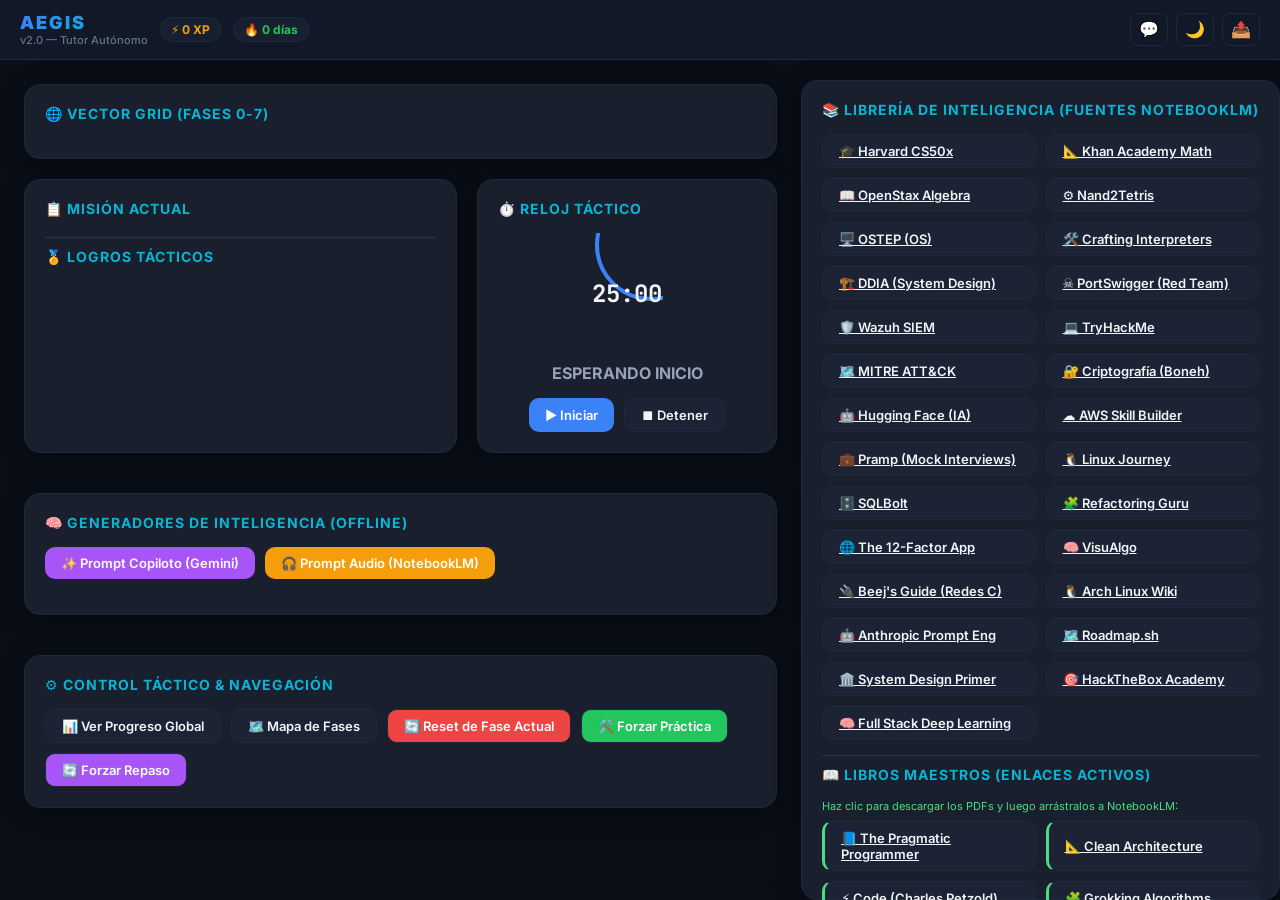
<file: aegis/archive/aegis-plan-legacy/aegis-v2-nucleo.html>
<!DOCTYPE html>
<html lang="es" data-theme="dark">
<head>
<meta charset="UTF-8">
<meta name="viewport" content="width=device-width,initial-scale=1.0">
<title>AEGIS v2.0 — Tutor Autónomo</title>
<link rel="preconnect" href="https://fonts.googleapis.com">
<link href="https://fonts.googleapis.com/css2?family=Inter:wght@400;500;600;700;800;900&family=JetBrains+Mono:wght@400;600&display=swap" rel="stylesheet">
<style>
*,*::before,*::after{box-sizing:border-box;margin:0;padding:0}
:root{--font-sans:'Inter',system-ui,-apple-system,sans-serif;--font-mono:'JetBrains Mono',monospace}
[data-theme="dark"]{
  --bg-primary:#0a0e17;--bg-secondary:#111827;--bg-card:#1a1f2e;
  --bg-chat-user:#2563eb22;--bg-chat-bot:#1e293b;
  --text-primary:#f1f5f9;--text-secondary:#94a3b8;--text-muted:#64748b;
  --accent-blue:#3b82f6;--accent-green:#22c55e;--accent-gold:#f59e0b;
  --accent-red:#ef4444;--accent-purple:#a855f7;--accent-cyan:#06b6d4;
  --border:#1e293b;--glass:rgba(30,41,59,0.5);
  --shadow:0 4px 24px rgba(0,0,0,0.4);
  --glow-blue:0 0 20px rgba(59,130,246,0.15);
  --input-bg:#0f172a;--scrollbar:#334155;
}
[data-theme="light"]{
  --bg-primary:#f8fafc;--bg-secondary:#f1f5f9;--bg-card:#ffffff;
  --bg-chat-user:#eff6ff;--bg-chat-bot:#f1f5f9;
  --text-primary:#0f172a;--text-secondary:#475569;--text-muted:#94a3b8;
  --accent-blue:#2563eb;--accent-green:#16a34a;--accent-gold:#d97706;
  --accent-red:#dc2626;--accent-purple:#9333ea;--accent-cyan:#0891b2;
  --border:#e2e8f0;--glass:rgba(241,245,249,0.8);
  --shadow:0 4px 24px rgba(0,0,0,0.08);
  --glow-blue:0 0 20px rgba(37,99,235,0.08);
  --input-bg:#ffffff;--scrollbar:#cbd5e1;
}
html,body{height:100%;overflow:hidden}
body{
  font-family:var(--font-sans);background:var(--bg-primary);
  color:var(--text-primary);display:flex;flex-direction:column;
  transition:background .3s,color .3s;
}


/* ── MAIN LAYOUT (DASHBOARD + CHAT) ────────────── */
.main-layout {
  display: flex;
  flex: 1;
  overflow: hidden;
  height: 100%;
}

.dashboard-area {
  flex: 1;
  padding: 24px;
  overflow-y: auto;
  display: flex;
  flex-direction: column;
  gap: 20px;
}

.chat-sidebar {
  width: 400px;
  border-left: 1px solid var(--border);
  background: var(--bg-secondary);
  display: flex;
  flex-direction: column;
  transition: transform 0.3s ease;
}

.chat-sidebar.hidden {
  display: none;
}

/* ── DASHBOARD WIDGETS ─────────────────────────── */
.widget {
  background: var(--bg-card);
  border: 1px solid var(--border);
  border-radius: 16px;
  padding: 20px;
  box-shadow: var(--shadow);
}
.widget-title {
  font-size: 14px;
  font-weight: 700;
  color: var(--accent-cyan);
  text-transform: uppercase;
  letter-spacing: 1px;
  margin-bottom: 16px;
  display: flex;
  align-items: center;
  justify-content: space-between;
}

/* ── VECTOR GRID ───────────────────────────────── */
.vector-grid-container {
  display: flex;
  flex-wrap: wrap;
  gap: 4px;
}
.vector-dot {
  width: 12px;
  height: 12px;
  border-radius: 2px;
  background: var(--border);
  transition: all 0.2s;
}
.vector-dot.done {
  background: var(--accent-green);
  box-shadow: 0 0 8px rgba(34,197,94,0.4);
}
.vector-dot.current {
  background: var(--accent-cyan);
  box-shadow: 0 0 10px rgba(6,182,212,0.6);
  animation: pulseDot 1.5s infinite;
}
@keyframes pulseDot {
  0% { transform: scale(1); opacity: 1; }
  50% { transform: scale(1.2); opacity: 0.8; }
  100% { transform: scale(1); opacity: 1; }
}

/* ── HEADER ────────────────────────────────────── */
.header{
  display:flex;align-items:center;justify-content:space-between;
  padding:12px 20px;background:var(--bg-secondary);
  border-bottom:1px solid var(--border);flex-shrink:0;
  backdrop-filter:blur(12px);z-index:10;
}
.header-left{display:flex;align-items:center;gap:12px}
.logo{
  font-size:18px;font-weight:900;letter-spacing:2px;
  background:linear-gradient(135deg,var(--accent-blue),var(--accent-cyan));
  -webkit-background-clip:text;-webkit-text-fill-color:transparent;
  background-clip:text;
}
.logo-sub{font-size:11px;color:var(--text-muted);font-weight:500}
.badge{
  display:inline-flex;align-items:center;gap:4px;
  padding:4px 10px;border-radius:20px;font-size:12px;font-weight:700;
  background:var(--glass);border:1px solid var(--border);
}
.badge-xp{color:var(--accent-gold)}
.badge-streak{color:var(--accent-green)}
.header-right{display:flex;align-items:center;gap:8px}
.icon-btn{
  background:none;border:1px solid var(--border);border-radius:8px;
  color:var(--text-secondary);cursor:pointer;padding:6px 8px;font-size:16px;
  transition:all .2s;
}
.icon-btn:hover{background:var(--glass);color:var(--text-primary);transform:scale(1.05)}

/* ── CHAT AREA ─────────────────────────────────── */
.chat-container{
  flex:1;display:flex;flex-direction:column;
  max-width:800px;width:100%;margin:0 auto;
  overflow:hidden;
}
.chat-messages{
  flex:1;overflow-y:auto;padding:20px 16px;
  display:flex;flex-direction:column;gap:12px;
  scroll-behavior:smooth;
}
.chat-messages::-webkit-scrollbar{width:6px}
.chat-messages::-webkit-scrollbar-thumb{background:var(--scrollbar);border-radius:3px}

/* ── MESSAGE BUBBLES ───────────────────────────── */
.msg{display:flex;gap:10px;max-width:92%;animation:msgIn .35s ease}
.msg-bot{align-self:flex-start}
.msg-user{align-self:flex-end;flex-direction:row-reverse}
.msg-avatar{
  width:36px;height:36px;border-radius:50%;flex-shrink:0;
  display:flex;align-items:center;justify-content:center;
  font-size:20px;background:var(--glass);border:1px solid var(--border);
}
.msg-user .msg-avatar{background:var(--accent-blue);border-color:var(--accent-blue);font-size:14px;color:#fff}
.msg-bubble{
  padding:12px 16px;border-radius:16px;font-size:14px;line-height:1.6;
  position:relative;word-wrap:break-word;
}
.msg-bot .msg-bubble{
  background:var(--bg-chat-bot);border:1px solid var(--border);
  border-top-left-radius:4px;
}
.msg-user .msg-bubble{
  background:var(--accent-blue);color:#fff;
  border-top-right-radius:4px;border:none;
}
.msg-bubble a{color:var(--accent-cyan);text-decoration:none;font-weight:600}
.msg-bubble a:hover{text-decoration:underline}
.msg-time{font-size:10px;color:var(--text-muted);margin-top:4px}
@keyframes msgIn{from{opacity:0;transform:translateY(12px)}to{opacity:1;transform:translateY(0)}}

/* ── SPECIAL CARDS (inside bubbles) ────────────── */
.card-inline{
  background:var(--bg-card);border:1px solid var(--border);
  border-radius:12px;padding:14px;margin-top:10px;
}
.card-inline h4{font-size:13px;font-weight:700;margin-bottom:6px;color:var(--accent-cyan)}
.card-inline p{font-size:12px;color:var(--text-secondary);line-height:1.5}
.task-badge{
  display:inline-block;padding:3px 8px;border-radius:6px;
  font-size:11px;font-weight:600;margin-right:6px;margin-bottom:4px;
}
.task-theory{background:rgba(59,130,246,0.15);color:var(--accent-blue)}
.task-practice{background:rgba(34,197,94,0.15);color:var(--accent-green)}
.task-project{background:rgba(245,158,11,0.15);color:var(--accent-gold)}
.task-review{background:rgba(168,85,247,0.15);color:var(--accent-purple)}
.task-rest{background:rgba(100,116,139,0.15);color:var(--text-muted)}

/* ── POMODORO INLINE ───────────────────────────── */
.pomo-inline{
  display:flex;align-items:center;gap:16px;
  background:var(--bg-card);border:1px solid var(--border);
  border-radius:12px;padding:16px;margin-top:10px;
}
.pomo-ring{position:relative;width:72px;height:72px;flex-shrink:0}
.pomo-ring svg{transform:rotate(-90deg);width:72px;height:72px}
.pomo-ring circle{fill:none;stroke-width:4;stroke-linecap:round}
.pomo-ring .track{stroke:var(--border)}
.pomo-ring .fill{stroke:var(--accent-blue);transition:stroke-dashoffset 1s linear}
.pomo-time{
  position:absolute;top:50%;left:50%;transform:translate(-50%,-50%);
  font-family:var(--font-mono);font-size:16px;font-weight:700;
}
.pomo-info{flex:1}
.pomo-label{font-size:13px;font-weight:700;margin-bottom:2px}
.pomo-sub{font-size:11px;color:var(--text-secondary)}
.pomo-controls{display:flex;gap:6px;margin-top:8px}

/* ── BUTTONS ───────────────────────────────────── */
.btn{
  display:inline-flex;align-items:center;gap:6px;
  padding:8px 16px;border-radius:10px;font-size:13px;font-weight:600;
  border:none;cursor:pointer;transition:all .2s;font-family:var(--font-sans);
}
.btn:hover{transform:translateY(-1px)}
.btn:active{transform:translateY(0)}
.btn-primary{background:var(--accent-blue);color:#fff}
.btn-primary:hover{background:#2563eb;box-shadow:var(--glow-blue)}
.btn-success{background:var(--accent-green);color:#fff}
.btn-success:hover{background:#16a34a}
.btn-secondary{background:var(--glass);color:var(--text-primary);border:1px solid var(--border)}
.btn-secondary:hover{background:var(--bg-card)}
.btn-sm{padding:6px 12px;font-size:12px;border-radius:8px}
.btn-lg{padding:12px 24px;font-size:15px;border-radius:12px}

/* ── QUICK ACTIONS ─────────────────────────────── */
.quick-actions{
  display:flex;gap:6px;flex-wrap:wrap;margin-top:8px;
}
.quick-btn{
  padding:5px 12px;border-radius:20px;font-size:12px;font-weight:500;
  background:var(--glass);border:1px solid var(--border);
  color:var(--text-secondary);cursor:pointer;transition:all .2s;
}
.quick-btn:hover{color:var(--accent-cyan);border-color:var(--accent-cyan);background:rgba(6,182,212,0.08)}

/* ── INPUT BAR ─────────────────────────────────── */
.chat-input-bar{
  padding:12px 16px;background:var(--bg-secondary);
  border-top:1px solid var(--border);flex-shrink:0;
}
.chat-input-wrap{
  display:flex;gap:8px;max-width:800px;margin:0 auto;
}
.chat-input{
  flex:1;padding:12px 16px;border-radius:12px;font-size:14px;
  background:var(--input-bg);border:1px solid var(--border);
  color:var(--text-primary);font-family:var(--font-sans);
  outline:none;transition:border-color .2s;
}
.chat-input:focus{border-color:var(--accent-blue)}
.chat-input::placeholder{color:var(--text-muted)}
.send-btn{
  width:44px;height:44px;border-radius:12px;border:none;
  background:var(--accent-blue);color:#fff;font-size:18px;
  cursor:pointer;display:flex;align-items:center;justify-content:center;
  transition:all .2s;
}
.send-btn:hover{background:#2563eb;transform:scale(1.05)}

/* ── TOAST ─────────────────────────────────────── */
.toast-container{position:fixed;top:20px;right:20px;z-index:999;display:flex;flex-direction:column;gap:8px}
.toast{
  padding:12px 20px;border-radius:10px;font-size:13px;font-weight:600;
  color:#fff;animation:toastIn .3s ease;
  box-shadow:0 8px 24px rgba(0,0,0,0.3);
}
.toast-success{background:var(--accent-green)}
.toast-info{background:var(--accent-blue)}
.toast-gold{background:linear-gradient(135deg,#f59e0b,#d97706)}
@keyframes toastIn{from{opacity:0;transform:translateX(40px)}to{opacity:1;transform:translateX(0)}}

/* ── RESPONSIVE ────────────────────────────────── */
@media(max-width:600px){
  .header{padding:10px 14px}
  .logo{font-size:15px}
  .badge{font-size:11px;padding:3px 8px}
  .chat-messages{padding:14px 10px}
  .msg{max-width:96%}
  .msg-bubble{padding:10px 14px;font-size:13px}
  .pomo-inline{flex-direction:column;text-align:center}
  .quick-actions{justify-content:center}
}

@keyframes msgFadeIn {
  from { opacity: 0; transform: translateY(10px); }
  to { opacity: 1; transform: translateY(0); }
}
.msg { animation: msgFadeIn 0.3s ease-out forwards; }

@keyframes typing {
  0%, 100% { transform: translateY(0); }
  50% { transform: translateY(-3px); }
}
.typing-dot {
  display: inline-block; width: 6px; height: 6px; background: var(--text-muted);
  border-radius: 50%; margin: 0 2px;
}
.typing-dot:nth-child(1) { animation: typing 1s infinite 0s; }
.typing-dot:nth-child(2) { animation: typing 1s infinite 0.2s; }
.typing-dot:nth-child(3) { animation: typing 1s infinite 0.4s; }

@keyframes badgeBounce {
  0% { transform: scale(0.5); filter: brightness(1); }
  50% { transform: scale(1.1); filter: brightness(1.5); }
  100% { transform: scale(1); filter: brightness(1); }
}
.badge-anim { animation: badgeBounce 0.5s cubic-bezier(0.175, 0.885, 0.32, 1.275) forwards; color: gold; display:inline-block; }

@keyframes pulseBtn {
  0% { box-shadow: 0 0 0 0 rgba(6, 182, 212, 0.4); }
  70% { box-shadow: 0 0 0 10px rgba(6, 182, 212, 0); }
  100% { box-shadow: 0 0 0 0 rgba(6, 182, 212, 0); }
}
.btn-primary { animation: pulseBtn 2s infinite; }

</style>
</head>
<body>

<!-- HEADER -->
<header class="header">
  <div class="header-left">
    <div>
      <div class="logo">AEGIS</div>
      <div class="logo-sub">v2.0 — Tutor Autónomo</div>
    </div>
    <span class="badge badge-xp" id="badge-xp">⚡ 0 XP</span>
    <span class="badge badge-streak" id="badge-streak">🔥 0 días</span>
  </div>
  <div class="header-right">
    <button class="icon-btn" onclick="toggleChat()" title="Chat AI">💬</button>
      <button class="icon-btn" onclick="toggleTheme()" title="Cambiar tema">🌙</button>
    <button class="icon-btn" onclick="exportData()" title="Exportar datos">📤</button>
  </div>
</header>

<!-- CHAT -->

<div class="main-layout">
  <!-- DASHBOARD AREA -->
  <div class="dashboard-area" id="dashboard">
    <div class="widget">
      <div class="widget-title">🌐 Vector Grid (Fases 0-7) <span id="dashPhaseInfo"></span></div>
      <div class="vector-grid-container" id="vectorGrid"></div>
    </div>
    
    <div style="display:flex; gap:20px;">
      <div class="widget" style="flex:1;">
        <div class="widget-title">📋 Misión Actual</div>
        <div id="dashTodayTask"></div>
        <div class="widget-title" style="margin-top:20px; border-top: 1px solid rgba(255,255,255,0.1); padding-top:10px;">🏅 Logros Tácticos</div>
        <div id="dashTrophies" style="display:flex; gap:10px; flex-wrap:wrap; margin-top:10px;"></div>
      </div>
      <div class="widget" style="width:300px; text-align:center;">
        <div class="widget-title">⏱️ Reloj Táctico</div>
        <div id="dashPomodoro">
          <div class="pomo-ring" style="width:120px; height:120px; margin:0 auto;">
            <svg><circle class="track" cx="60" cy="60" r="54"></circle><circle class="fill" cx="60" cy="60" r="54" id="dashPomoFill" stroke-dasharray="339.29" stroke-dashoffset="0"></circle></svg>
            <div class="pomo-time" id="dashPomoTime" style="font-size:24px;">25:00</div>
          </div>
          <p id="dashPomoState" style="margin-top:10px; font-weight:bold; color:var(--text-secondary);">ESPERANDO INICIO</p>
          <div style="margin-top:15px; display:flex; gap:10px; justify-content:center;">
            <button class="btn btn-primary" onclick="processInput('iniciar')" id="dashBtnStart">▶ Iniciar</button>
            <button class="btn btn-secondary" onclick="processInput('detener')">⏹ Detener</button>
          </div>
        </div>
      </div>
    </div>

    <!-- EXTERNAL INTELLIGENCE WIDGET -->
    <div class="widget" style="margin-top: 20px;">
      <div class="widget-title">🧠 Generadores de Inteligencia (Offline)</div>
      <div style="display:flex; gap:10px; margin-bottom: 15px;">
        <button class="btn" style="background:var(--accent-purple); color:white;" onclick="generateDashPrompt('gemini')">✨ Prompt Copiloto (Gemini)</button>
        <button class="btn" style="background:var(--accent-gold); color:white;" onclick="generateDashPrompt('notebooklm')">🎧 Prompt Audio (NotebookLM)</button>
      </div>
      <textarea id="dashPromptOutput" class="panel-input" style="width:100%; height:120px; background:var(--input-bg); color:var(--text-primary); border:1px solid var(--border); border-radius:8px; padding:10px; display:none;" readonly></textarea>
      <button id="dashCopyBtn" class="btn btn-secondary" style="margin-top:10px; display:none;" onclick="copyDashPrompt()">📋 Copiar al Portapapeles</button>
    </div>

    <!-- CONTROL TÁCTICO WIDGET -->
    <div class="widget" style="margin-top: 20px;">
      <div class="widget-title">⚙️ Control Táctico & Navegación</div>
      <div style="display:flex; flex-wrap:wrap; gap:10px;">
        <button class="btn btn-secondary" onclick="dashShowProgress()">📊 Ver Progreso Global</button>
        <button class="btn btn-secondary" onclick="dashShowPhases()">🗺️ Mapa de Fases</button>
        <button class="btn btn-secondary" style="background:var(--accent-red); color:white;" onclick="dashResetPhase()">🔄 Reset de Fase Actual</button>
        <button class="btn btn-secondary" style="background:var(--accent-green); color:white;" onclick="dashForceType('practice')">🛠️ Forzar Práctica</button>
        <button class="btn btn-secondary" style="background:var(--accent-purple); color:white;" onclick="dashForceType('review')">🔄 Forzar Repaso</button>
      </div>
    </div>

  </div>

  
    <!-- KNOWLEDGE LIBRARY WIDGET -->
    <div class="widget" style="margin-top: 20px;">
      <div class="widget-title">📚 Librería de Inteligencia (Fuentes NotebookLM)</div>
      
      <div style="display:grid; grid-template-columns: repeat(auto-fill, minmax(200px, 1fr)); gap:10px; font-size:13px;">
        <!-- Core & Math -->
        <a href="https://cs50.harvard.edu/x/" target="_blank" class="btn btn-secondary" style="text-align:left; justify-content:flex-start;">🎓 Harvard CS50x</a>
        <a href="https://es.khanacademy.org/math" target="_blank" class="btn btn-secondary" style="text-align:left; justify-content:flex-start;">📐 Khan Academy Math</a>
        <a href="https://openstax.org/details/books/algebra-and-trigonometry" target="_blank" class="btn btn-secondary" style="text-align:left; justify-content:flex-start;">📖 OpenStax Algebra</a>
        
        <!-- Systems & Architecture -->
        <a href="https://www.nand2tetris.org/" target="_blank" class="btn btn-secondary" style="text-align:left; justify-content:flex-start;">⚙️ Nand2Tetris</a>
        <a href="http://pages.cs.wisc.edu/~remzi/OSTEP/" target="_blank" class="btn btn-secondary" style="text-align:left; justify-content:flex-start;">🖥️ OSTEP (OS)</a>
        <a href="https://craftinginterpreters.com/" target="_blank" class="btn btn-secondary" style="text-align:left; justify-content:flex-start;">🛠️ Crafting Interpreters</a>
        <a href="https://www.designingdataintensiveapplications.com/" target="_blank" class="btn btn-secondary" style="text-align:left; justify-content:flex-start;">🏗️ DDIA (System Design)</a>
        
        <!-- Cyber Security -->
        <a href="https://portswigger.net/web-security" target="_blank" class="btn btn-secondary" style="text-align:left; justify-content:flex-start;">☠️ PortSwigger (Red Team)</a>
        <a href="https://wazuh.com/" target="_blank" class="btn btn-secondary" style="text-align:left; justify-content:flex-start;">🛡️ Wazuh SIEM</a>
        <a href="https://tryhackme.com/" target="_blank" class="btn btn-secondary" style="text-align:left; justify-content:flex-start;">💻 TryHackMe</a>
        <a href="https://attack.mitre.org/" target="_blank" class="btn btn-secondary" style="text-align:left; justify-content:flex-start;">🗺️ MITRE ATT&CK</a>
        <a href="https://crypto.stanford.edu/~dabo/cryptobook/" target="_blank" class="btn btn-secondary" style="text-align:left; justify-content:flex-start;">🔐 Criptografía (Boneh)</a>
        
        <!-- AI, Cloud & Career -->
        <a href="https://huggingface.co/learn/nlp-course/" target="_blank" class="btn btn-secondary" style="text-align:left; justify-content:flex-start;">🤖 Hugging Face (IA)</a>
        <a href="https://aws.amazon.com/training/digital/" target="_blank" class="btn btn-secondary" style="text-align:left; justify-content:flex-start;">☁️ AWS Skill Builder</a>
        <a href="https://pramp.com/" target="_blank" class="btn btn-secondary" style="text-align:left; justify-content:flex-start;">💼 Pramp (Mock Interviews)</a>
        <a href="https://linuxjourney.com/" target="_blank" class="btn btn-secondary" style="text-align:left; justify-content:flex-start;">🐧 Linux Journey</a>
        <a href="https://sqlbolt.com/" target="_blank" class="btn btn-secondary" style="text-align:left; justify-content:flex-start;">🗄️ SQLBolt</a>
        <a href="https://refactoring.guru/" target="_blank" class="btn btn-secondary" style="text-align:left; justify-content:flex-start;">🧩 Refactoring Guru</a>

        <!-- Elite Advanced -->
        <a href="https://12factor.net/" target="_blank" class="btn btn-secondary" style="text-align:left; justify-content:flex-start;">🌐 The 12-Factor App</a>
        <a href="https://visualgo.net/" target="_blank" class="btn btn-secondary" style="text-align:left; justify-content:flex-start;">🧠 VisuAlgo</a>
        <a href="https://beej.us/guide/bgnet/" target="_blank" class="btn btn-secondary" style="text-align:left; justify-content:flex-start;">🔌 Beej's Guide (Redes C)</a>
        <a href="https://wiki.archlinux.org/" target="_blank" class="btn btn-secondary" style="text-align:left; justify-content:flex-start;">🐧 Arch Linux Wiki</a>
        <a href="https://docs.anthropic.com/en/docs/build-with-claude/prompt-engineering/overview" target="_blank" class="btn btn-secondary" style="text-align:left; justify-content:flex-start;">🤖 Anthropic Prompt Eng</a>

        <!-- Elite Interactive Platforms -->
        <a href="https://roadmap.sh" target="_blank" class="btn btn-secondary" style="text-align:left; justify-content:flex-start;">🗺️ Roadmap.sh</a>
        <a href="https://github.com/donnemartin/system-design-primer" target="_blank" class="btn btn-secondary" style="text-align:left; justify-content:flex-start;">🏛️ System Design Primer</a>
        <a href="https://academy.hackthebox.com/" target="_blank" class="btn btn-secondary" style="text-align:left; justify-content:flex-start;">🎯 HackTheBox Academy</a>
        <a href="https://fullstackdeeplearning.com/" target="_blank" class="btn btn-secondary" style="text-align:left; justify-content:flex-start;">🧠 Full Stack Deep Learning</a>
      </div>
      
      <div class="widget-title" style="margin-top: 15px; border-top: 1px solid rgba(255,255,255,0.1); padding-top: 10px;">📖 Libros Maestros (Enlaces Activos)</div>
      <div style="font-size: 11px; color: #4ade80; margin-bottom: 8px;">Haz clic para descargar los PDFs y luego arrástralos a NotebookLM:</div>
      <div style="display:grid; grid-template-columns: repeat(auto-fill, minmax(200px, 1fr)); gap:10px; font-size:13px;">
        <a href="https://github.com/RavinRau/Ebooks/raw/main/Software%20Engineering%20Principle/The%20Pragmatic%20Programmer%20Your%20Journey%20to%20Mastery,%2020th%20Anniversary%20Edition%20by%20Andrew%20Hunt%20David%20Hurst%20Thomas.pdf" target="_blank" class="btn btn-secondary" style="text-align:left; justify-content:flex-start; border-left: 3px solid #4ade80;">📘 The Pragmatic Programmer</a>
        <a href="https://github.com/ropalma/ICMC-USP/raw/master/Book%20-%20Clean%20Architecture%20-%20Robert%20Cecil%20Martin.pdf" target="_blank" class="btn btn-secondary" style="text-align:left; justify-content:flex-start; border-left: 3px solid #4ade80;">📐 Clean Architecture</a>
        <a href="https://theswissbay.ch/pdf/Gentoomen%20Library/Programming/Misc/Charles%20Petzold%20-%20Code%20-%20The%20Hidden%20Language%20of%20Computer%20Hardware%20and%20Software.pdf" target="_blank" class="btn btn-secondary" style="text-align:left; justify-content:flex-start; border-left: 3px solid #4ade80;">⚡ Code (Charles Petzold)</a>
        <a href="https://github.com/ninosplit/books/raw/master/Grokking%20Algorithms.pdf" target="_blank" class="btn btn-secondary" style="text-align:left; justify-content:flex-start; border-left: 3px solid #4ade80;">🧩 Grokking Algorithms</a>
        <a href="https://www.kea.nu/files/textbooks/humblepy/blackhatpython.pdf" target="_blank" class="btn btn-secondary" style="text-align:left; justify-content:flex-start; border-left: 3px solid #4ade80;">🐍 Black Hat Python</a>
      </div>
    </div>

  <!-- CHAT SIDEBAR -->
  <div class="chat-sidebar hidden" id="chatSidebar">
    <div class="chat-container">
  <div class="chat-messages" id="chat"></div>
</div>

<!-- INPUT BAR -->
<div class="chat-input-bar">
  <div class="chat-input-wrap">
    <input type="text" class="chat-input" id="user-input" placeholder="Escribe un mensaje o comando..." autocomplete="off">
    <button class="send-btn" onclick="sendMessage()" title="Enviar">➤</button>
  </div>
</div>

<div class="toast-container" id="toast-container"></div>
<script>
// ══════════════════════════════════════════════════════════
// AEGIS v2.0 — DATA LAYER
// ══════════════════════════════════════════════════════════

const START_DATE = '2026-01-05'; // Monday — Day 0

// ── CURRICULUM: 8 phases, 10 years ──────────────────────
const PHASES = [
  {id:0,name:"Fundamentos Absolutos",weeks:12,
   courses:["CS50x 2026 (Harvard)","CS50P — Python","Linux Journey","Khan Academy Álgebra"],
   projects:["Mi primer sitio HTML/CSS","CLI calculator en Python","Script de automatización Bash","Portfolio personal v1"],
   resources:["https://cs50.harvard.edu/x/","https://cs50.harvard.edu/python/","https://linuxjourney.com/","https://es.khanacademy.org/math/algebra"],
   daily:{
     theory:"Leer documentación oficial o ver lecture del curso principal. Tomar notas en Obsidian.",
     practice:"Resolver 5-10 ejercicios del Problem Set actual o del lab correspondiente.",
     project:"Avanzar en el proyecto de la semana. Commit al repo de GitHub.",
     review:"Repasar notas de la semana. Hacer flashcards. Revisar ejercicios fallidos.",
     rest:"Día libre. Practica CodeCombat si quieres, o descansa completamente."
   }},
  {id:1,name:"Programación Intermedia",weeks:16,
   courses:["CS50W — Web Programming","Think Python 2e","Nand2Tetris Part 1","MIT 6.042J — Math for CS"],
   projects:["Blog con Flask","Juego en Python (Pygame)","Computadora virtual Nand2Tetris","API REST con FastAPI"],
   resources:["https://cs50.harvard.edu/web/","https://greenteapress.com/wp/think-python-2e/","https://www.nand2tetris.org/","https://ocw.mit.edu/courses/6-042j-mathematics-for-computer-science-fall-2010/"],
   daily:{
     theory:"Estudiar el capítulo correspondiente. Hacer diagramas de los conceptos clave.",
     practice:"Implementar el código del capítulo. Resolver exercises y challenges.",
     project:"Diseñar, implementar y testear una feature nueva del proyecto semanal.",
     review:"Code review de tu propio código. Refactorizar. Documentar.",
     rest:"Descanso o práctica libre en CodeCombat."
   }},
  {id:2,name:"Estructuras de Datos y Algoritmos",weeks:20,
   courses:["OSSU — Algorithms Part 1","Nand2Tetris Part 2","MIT 18.06 — Linear Algebra","LeetCode Easy/Medium"],
   projects:["Implementar 10 data structures","Compilador básico","Visualizador de algoritmos","Bot de Discord"],
   resources:["https://github.com/ossu/computer-science","https://www.nand2tetris.org/","https://ocw.mit.edu/courses/18-06-linear-algebra-spring-2010/"],
   daily:{
     theory:"Estudiar el algoritmo o estructura del día. Dibujar diagramas paso a paso.",
     practice:"Resolver 3 problemas de LeetCode del tema actual.",
     project:"Construir la implementación propia de la estructura o el proyecto final.",
     review:"Revisar soluciones alternativas. Analizar complejidad O(n).",
     rest:"Descanso o CodeCombat."
   }},
  {id:3,name:"Ciberseguridad Básica",weeks:20,
   courses:["OverTheWire Bandit","TryHackMe Pre-Security","OWASP Top 10","PortSwigger Web Security Academy"],
   projects:["Resolver Bandit completo","Completar Pre-Security Path","Lab de inyección SQL","Escáner de puertos propio"],
   resources:["https://overthewire.org/wargames/bandit/","https://tryhackme.com/path/outline/presecurity","https://owasp.org/www-project-top-ten/","https://portswigger.net/web-security"],
   daily:{
     theory:"Leer sobre la vulnerabilidad del día. Entender el vector de ataque.",
     practice:"Resolver niveles del wargame o labs prácticos correspondientes.",
     project:"Construir herramienta de seguridad o documentar un writeup completo.",
     review:"Revisar writeups de otros. Actualizar notas de seguridad.",
     rest:"Descanso o CTF casual."
   }},
  {id:4,name:"Ciberseguridad Avanzada",weeks:24,
   courses:["TryHackMe SOC Level 1","Hack The Box Starting Point","CS50 Cybersecurity","NIST Framework"],
   projects:["Completar SOC path","10 máquinas HTB resueltas","Sistema de detección de intrusiones","Informe de auditoría de seguridad"],
   resources:["https://tryhackme.com/path/outline/soclevel1","https://www.hackthebox.com/starting-point","https://cs50.harvard.edu/cybersecurity/"],
   daily:{
     theory:"Estudiar técnicas de defensa, forense digital o análisis de malware.",
     practice:"Resolver máquinas HTB o rooms de TryHackMe.",
     project:"Avanzar en el proyecto de seguridad de la semana.",
     review:"Documentar hallazgos. Actualizar playbook de respuesta.",
     rest:"Descanso o Bug Bounty casual."
   }},
  {id:5,name:"IA & Machine Learning",weeks:28,
   courses:["fast.ai Practical Deep Learning","Stanford CS229","Hugging Face NLP Course","Made With ML"],
   projects:["Clasificador de imágenes","Chatbot con RAG","Fine-tune de modelo LLM","Agente autónomo con LangChain"],
   resources:["https://www.fast.ai/","https://cs229.stanford.edu/","https://huggingface.co/learn/nlp-course/"],
   daily:{
     theory:"Ver lecture/leer capítulo. Tomar notas de fórmulas y conceptos.",
     practice:"Implementar el modelo del día en un notebook Jupyter.",
     project:"Entrenar, evaluar y mejorar tu modelo de la semana.",
     review:"Leer paper relacionado. Comparar resultados. Optimizar hiperparámetros.",
     rest:"Descanso o explorar modelos en Hugging Face."
   }},
  {id:6,name:"Especialización y Open Source",weeks:32,
   courses:["Advanced ML (deeplearning.ai)","Bug Bounty Platforms","Open Source Contribution Guide","System Design"],
   projects:["Contribuir a 3 repos open source","Encontrar 5 vulnerabilidades reales","Crear una librería pública","Publicar paper o blog técnico"],
   resources:["https://www.deeplearning.ai/","https://www.hackerone.com/","https://opensource.guide/"],
   daily:{
     theory:"Investigar el tema avanzado. Leer papers o documentación de la librería.",
     practice:"Implementar proof-of-concept o resolver challenge avanzado.",
     project:"Contribuir al proyecto open source o avanzar en investigación.",
     review:"Peer review, testing, documentación técnica.",
     rest:"Networking, conferencias online, o descanso."
   }},
  {id:7,name:"Maestría y Liderazgo Técnico",weeks:36,
   courses:["Research Papers (arXiv)","Mentoría y Teaching","Publicación Académica","Portfolio Profesional Final"],
   projects:["Crear curso online propio","Publicar investigación","Mentorear a 3 personas","Portfolio final de élite"],
   resources:["https://arxiv.org/list/cs/recent","https://www.coursera.org/teach"],
   daily:{
     theory:"Leer los últimos papers del campo. Identificar tendencias.",
     practice:"Implementar ideas de los papers. Experimentar con arquitecturas.",
     project:"Crear contenido educativo o avanzar en publicación.",
     review:"Revisar trabajo de mentees. Actualizar portfolio.",
     rest:"Reflexión, planificación estratégica, o descanso."
   }}
];

// ── PLAYLISTS ───────────────────────────────────────────
const PLAYLISTS = {
  deep_focus:{name:"Deep Focus",icon:"🧠",best_for:"Programación intensa",
    science:"40Hz gamma entrainment mejora la memoria de trabajo y concentración sostenida.",
    tracks:[
      {name:"Lofi Hip Hop Radio — beats to study to",url:"https://www.youtube.com/watch?v=jfKfPfyJRdk"},
      {name:"Brain.fm Focus — Neural Phase Locking",url:"https://www.brain.fm/"},
      {name:"Deep Focus Playlist — Spotify",url:"https://open.spotify.com/playlist/37i9dQZF1DWZeKCadgRdKQ"}
    ]},
  creative:{name:"Creative Mode",icon:"🎨",best_for:"Diseño y brainstorming",
    science:"Ondas alpha (8-12Hz) facilitan pensamiento divergente y creatividad.",
    tracks:[
      {name:"Chill Vibes — Spotify",url:"https://open.spotify.com/playlist/37i9dQZF1DX889U0CL85jj"},
      {name:"Ambient Worlds — YouTube",url:"https://www.youtube.com/watch?v=hFcLyDb6niA"}
    ]},
  high_energy:{name:"High Energy",icon:"⚡",best_for:"Sprints de código y debugging",
    science:"Música 130+ BPM eleva dopamina y norepinefrina para tareas repetitivas.",
    tracks:[
      {name:"Power Gaming Playlist — Spotify",url:"https://open.spotify.com/playlist/37i9dQZF1DWTyiBJ6yEqeu"},
      {name:"Synthwave Retro — YouTube",url:"https://www.youtube.com/watch?v=4xDzrJKXOOY"}
    ]},
  recovery:{name:"Recovery Mode",icon:"🌿",best_for:"Post-estudio y relajación",
    science:"Música a 60 BPM sincroniza con el ritmo cardíaco en reposo, reduce cortisol 30%.",
    tracks:[
      {name:"Peaceful Piano — Spotify",url:"https://open.spotify.com/playlist/37i9dQZF1DX4sWSpwq3LiO"},
      {name:"Nature Sounds — YouTube",url:"https://www.youtube.com/watch?v=eKFTSSKCzWA"}
    ]}
};

// ── COUNCIL OF MASTERS ──────────────────────────────────
const MASTERS = [
  {name:"Alan Turing",icon:"🧠",wisdom:"A veces son las personas de quienes nadie espera nada las que hacen las cosas que nadie puede imaginar."},
  {name:"Grace Hopper",icon:"⚓",wisdom:"La frase más peligrosa del idioma es: 'Siempre lo hemos hecho así'."},
  {name:"Ada Lovelace",icon:"✨",wisdom:"La máquina puede hacer lo que sepamos ordenarle que haga. El desafío es aprender a ordenar."},
  {name:"Linus Torvalds",icon:"🐧",wisdom:"Talk is cheap. Show me the code."},
  {name:"Donald Knuth",icon:"📖",wisdom:"La optimización prematura es la raíz de todos los males en programación."},
  {name:"Barbara Liskov",icon:"🏛️",wisdom:"La abstracción es la herramienta más poderosa contra la complejidad."},
  {name:"Dijkstra",icon:"🗺️",wisdom:"La simplicidad es prerequisito de la fiabilidad."},
  {name:"John Carmack",icon:"🎮",wisdom:"Si quieres algo que nunca has tenido, haz algo que nunca has hecho. Itera más rápido."},
  {name:"Margaret Hamilton",icon:"🚀",wisdom:"No había opción de fallar. Construimos el software para que fuera infalible."},
  {name:"Satoshi Nakamoto",icon:"₿",wisdom:"Si no crees o no lo entiendes, no tengo tiempo para convencerte, lo siento."}
];

// ── STATE ───────────────────────────────────────────────
const DEFAULT_STATE = {
  xp:0,streak:0,max_streak:0,total_days:0,total_minutes:0,
  sessions:[],last_study_date:null,energy:3,
  pomodoros_today:0,pomodoro_minutes_today:0,
  current_phase:0,achievements:[]
, conceptMastery:{}, fatigueRisk:0, motivationLevel:0.5, consecutive_bad_sessions:0, chatHistory:[], userName:null, soundEnabled:true};
let STATE = JSON.parse(localStorage.getItem('aegis_v2_state')||'null')||{...DEFAULT_STATE};

function save(){
  if(STATE.chatHistory && STATE.chatHistory.length > 50) STATE.chatHistory = STATE.chatHistory.slice(-50);
  localStorage.setItem('aegis_v2_state',JSON.stringify(STATE));
}
</script>
<script>
// ══════════════════════════════════════════════════════════
// AEGIS v2.0 — CORE ENGINE (getTodayTask + Pomodoro + Chat)
// ══════════════════════════════════════════════════════════

// ── getTodayTask() ──────────────────────────────────────
function getTodayTask(){
  const start = new Date(START_DATE);
  const today = new Date();
  today.setHours(0,0,0,0); start.setHours(0,0,0,0);
  const diffDays = Math.floor((today - start) / 86400000);
  if(diffDays < 0) return {phase:PHASES[0],week:0,dayOfWeek:today.getDay(),dayNum:0,type:'rest',
    title:'El plan aún no comienza',detail:'Tu fecha de inicio es el '+START_DATE+'. ¡Prepárate!',course:'',resources:[]};

  // Calculate phase and week
  let totalWeeks = Math.floor(diffDays / 7);
  let phase = PHASES[0], weekInPhase = 0, accumulated = 0;
  for(const p of PHASES){
    if(totalWeeks < accumulated + p.weeks){
      phase = p;
      weekInPhase = totalWeeks - accumulated;
      break;
    }
    accumulated += p.weeks;
    if(p.id === 7){ phase = PHASES[7]; weekInPhase = totalWeeks - accumulated; break; }
  }

  const dow = today.getDay(); // 0=Sun, 1=Mon...
  const courseIdx = weekInPhase % phase.courses.length;
  const projectIdx = Math.floor(weekInPhase / 4) % phase.projects.length;
  const course = phase.courses[courseIdx];
  const project = phase.projects[projectIdx];

  // Day type based on day of week
  let type, typeBadge, typeLabel, detail;
  switch(dow){
    case 1: case 3: // Mon, Wed → theory
      type='theory'; typeBadge='task-theory'; typeLabel='📘 Teoría';
      detail=phase.daily.theory;
      break;
    case 2: case 4: // Tue, Thu → practice
      type='practice'; typeBadge='task-practice'; typeLabel='💪 Práctica';
      detail=phase.daily.practice;
      break;
    case 5: // Fri → project
      type='project'; typeBadge='task-project'; typeLabel='🔨 Proyecto';
      detail=phase.daily.project + ' Proyecto actual: ' + project;
      break;
    case 6: // Sat → review
      type='review'; typeBadge='task-review'; typeLabel='🔄 Repaso/Élite';
      detail=phase.daily.review;
      break;
    default: // Sun → rest
      type='rest'; typeBadge='task-rest'; typeLabel='🌿 Descanso';
      detail=phase.daily.rest;
  }
  
  const monthNames = ['enero','febrero','marzo','abril','mayo','junio','julio','agosto','septiembre','octubre','noviembre','diciembre'];
  const dayNames = ['Domingo','Lunes','Martes','Miércoles','Jueves','Viernes','Sábado'];
  const exactDesc = `Hoy, ${dayNames[dow].toLowerCase()}, ${today.getDate()} de ${monthNames[today.getMonth()]} de ${today.getFullYear()}. Fase ${phase.id}, Semana ${weekInPhase+1}, Día ${dow}. ${course||'Actividad General'} — ${typeLabel}: ${detail}`;




  return {
    phase, week:weekInPhase+1, dayOfWeek:dow, dayNum:diffDays+1,
    type, typeBadge, typeLabel,
    title:`Fase ${phase.id}: ${phase.name} — Semana ${weekInPhase+1}, ${dayNames[dow]}`,
    detail, course, project, exactDesc,
    resources:phase.resources||[]
  };
}


// ── CALIBRATION ENGINE ──────────────────────────────────
const CalibrationEngine = {
  processSession: function(sessionData) {
    const { concept, score, effortRating } = sessionData;
    
    if (!STATE.conceptMastery) STATE.conceptMastery = {};
    const currentMastery = STATE.conceptMastery[concept] || 0.1;
    const expectedScore = currentMastery * 10;
    const actualScore = score;
    const kFactor = 0.15;
    
    const newMastery = Math.min(1.0, Math.max(0.0, currentMastery + kFactor * (actualScore - expectedScore) / 10));
    STATE.conceptMastery[concept] = newMastery;
    
    if (score < 5 && effortRating > 3) {
      STATE.consecutive_bad_sessions = (STATE.consecutive_bad_sessions || 0) + 1;
    } else {
      STATE.consecutive_bad_sessions = 0;
    }
    STATE.fatigueRisk = Math.min(1.0, ((STATE.consecutive_bad_sessions||0) * 0.3));
    
    STATE.motivationLevel = STATE.motivationLevel || 0.5;
    if (score > 8) STATE.motivationLevel = Math.min(1.0, STATE.motivationLevel + 0.1);
    else if (effortRating < 3) STATE.motivationLevel = Math.max(0.0, STATE.motivationLevel - 0.1);
    
    return {
      mastery: newMastery,
      fatigue: STATE.fatigueRisk,
      motivation: STATE.motivationLevel
    };
  }
};

// ── PSYCHOLOGY ENGINE ───────────────────────────────────
const PsychologyEngine = {
  generateFeedback: function(sessionScore, effortRating, fatigueRisk) {
    let message = "";
    if (sessionScore >= 8) {
      message = "¡Rendimiento sobresaliente! Estás dominando este tema.";
    } else if (sessionScore >= 5) {
      message = "Buen progreso. El aprendizaje constante construye la maestría.";
    } else {
      message = "Sesión desafiante. Está bien, es parte del proceso de aprendizaje. Analiza en qué fallaste.";
    }
    
    if (fatigueRisk > 0.6) {
      message += " Noto que podrías estar fatigado. Considera tomar un descanso más largo.";
    }
    
    let badge = null;
    if (effortRating === 5 && sessionScore > 7 && !STATE.achievements.includes("Mente de Acero")) {
      badge = "Mente de Acero";
      STATE.achievements.push(badge);
    }
    
    const today = new Date().toISOString().split('T')[0];
    const sessionsToday = STATE.sessions.filter(s => s.date === today).length;
    if (sessionsToday >= 3 && !STATE.achievements.includes("Maratonista")) {
      // 3 previous sessions + 1 just now = 4
      badge = badge ? badge + ", Maratonista" : "Maratonista";
      STATE.achievements.push("Maratonista");
    }
    
    return { message, badge };
  }
};

// ── POMODORO ────────────────────────────────────────────
let pomoTimer=null, pomoSec=1500, pomoTotal=1500, pomoRunning=false;
const CIRCUMFERENCE = 2 * Math.PI * 30; // r=30

function startPomodoro(duration){
  if(pomoRunning) return;
  
  // HARD STOP-LOSS LOGIC
  if((STATE.fatigueRisk || 0) >= 0.8 && (!duration || duration >= 25)) {
    addBotMsg('🛑 <strong>STOP-LOSS ACTIVADO</strong><br>Tu riesgo de fatiga cognitiva es del ' + (STATE.fatigueRisk*100).toFixed(0) + '%.<br><em>Protocolo AEGIS: Un cerebro agotado comete errores estructurales y fomenta malos hábitos de código. Está PROHIBIDO iniciar un Pomodoro de trabajo profundo ahora. Descansa o vuelve mañana.</em>');
    showToast('Bloqueo por Fatiga: Stop-Loss', 'error');
    return;
  }

  pomoSec = (duration||25)*60;
  pomoTotal = pomoSec;
  pomoRunning = true;

  // Inject pomodoro card into chat
  const html = `
    <div class="pomo-inline" id="pomo-card">
      <div class="pomo-ring">
        <svg viewBox="0 0 72 72">
          <circle class="track" cx="36" cy="36" r="30"/>
          <circle class="fill" id="pomo-fill" cx="36" cy="36" r="30"
            stroke-dasharray="${CIRCUMFERENCE}" stroke-dashoffset="0"/>
        </svg>
        <div class="pomo-time" id="pomo-time">25:00</div>
      </div>
      <div class="pomo-info">
        <div class="pomo-label" id="pomo-label">🍅 Pomodoro en curso</div>
        <div class="pomo-sub" id="pomo-sub">Concéntrate. Cierra distracciones.</div>
        <div class="pomo-controls">
          <button class="btn btn-secondary btn-sm" onclick="pausePomodoro()">⏸ Pausar</button>
          <button class="btn btn-secondary btn-sm" onclick="stopPomodoro()">⏹ Detener</button>
        </div>
      </div>
    </div>`;
  AudioEngine.playStart();
  addBotMsg('⏱️ Pomodoro iniciado — ' + Math.round(pomoTotal/60) + ' minutos. ¡A trabajar!' + html);

  pomoTimer = setInterval(()=>{
    pomoSec--;
    updatePomoDisplay();
    if(pomoSec <= 0){
      clearInterval(pomoTimer); pomoRunning = false;
      completePomodoro();
    }
  }, 1000);
}

function updatePomoDisplay(){
  const m = String(Math.floor(pomoSec/60)).padStart(2,'0');
  const s = String(pomoSec%60).padStart(2,'0');
  const el = document.getElementById('pomo-time');
  if(el) el.textContent = m+':'+s;
  const fill = document.getElementById('pomo-fill');
  if(fill) fill.style.strokeDashoffset = CIRCUMFERENCE * (1 - pomoSec/pomoTotal);
  const label = document.getElementById('pomo-label');
  if(label && pomoSec <= 300 && pomoSec > 0)
    label.textContent = '🔥 ¡Últimos ' + Math.ceil(pomoSec/60) + ' minutos!';
}

function pausePomodoro(){
  if(!pomoRunning) return;
  clearInterval(pomoTimer); pomoRunning = false;
  addBotMsg('⏸ Pomodoro pausado. Escribe <strong>continuar</strong> para reanudar.');
}

function resumePomodoro(){
  if(pomoRunning || pomoSec <= 0) return;
  pomoRunning = true;
  pomoTimer = setInterval(()=>{
    pomoSec--;
    updatePomoDisplay();
    if(pomoSec <= 0){ clearInterval(pomoTimer); pomoRunning = false; completePomodoro(); }
  }, 1000);
  addBotMsg('▶️ Pomodoro reanudado. ¡Sigue así!');
}

function stopPomodoro(){
  clearInterval(pomoTimer); pomoRunning = false;
  const elapsed = Math.round((pomoTotal - pomoSec) / 60);
  addBotMsg('⏹ Pomodoro detenido. Estudiaste <strong>'+elapsed+' minutos</strong> de esta sesión.');
  if(elapsed >= 5) recordSession(elapsed, 60);
  pomoSec = 0;
}

function completePomodoro(){
  const mins = Math.round(pomoTotal / 60);
  STATE.pomodoros_today = (STATE.pomodoros_today||0) + 1;
  STATE.pomodoro_minutes_today = (STATE.pomodoro_minutes_today||0) + mins;
  STATE.last_session_mins = mins;
  AudioEngine.playEnd();
  
  showToast('🍅 ¡Pomodoro completado!','success');
  addBotMsg(`🍅 <strong>¡Pomodoro completado!</strong><br><br>¿Cómo te sentiste (esfuerzo)? (1-5)`);
  STATE.awaitingInput = 'effort_rating';
}

function finishSessionProcess() {
  const task = getTodayTask();
  const concept = task.course || 'General';
  
  let earnedPhoenix = false;
  if (STATE.streak === 0 && STATE.last_score > 0) {
    earnedPhoenix = true;
    if (!STATE.achievements.includes("Fénix")) STATE.achievements.push("Fénix");
  }
  
  let earnedStrategist = false;
  if (STATE.used_plan_today && !STATE.achievements.includes("Estratega")) {
    earnedStrategist = true;
    STATE.achievements.push("Estratega");
  }
  
  const calibResult = CalibrationEngine.processSession({
    concept: concept,
    score: STATE.last_score,
    timeTaken: STATE.last_session_mins,
    effortRating: STATE.last_effort
  });
  
  const psychResult = PsychologyEngine.generateFeedback(STATE.last_score, STATE.last_effort, calibResult.fatigue);
  
  recordSession(STATE.last_session_mins, STATE.last_score * 10);
  
  let badgeText = "";
  const newBadges = [];
  if (psychResult.badge) newBadges.push(psychResult.badge);
  if (earnedPhoenix) newBadges.push("Fénix");
  if (earnedStrategist) newBadges.push("Estratega");
  
  if (newBadges.length > 0) {
    badgeText = `<br>🏅 <strong>Logros desbloqueados:</strong> <span class="badge-anim">${newBadges.join(", ")}</span>`;
    AudioEngine.playAchievement();
  }
  
  let planAdjust = "";
  if (calibResult.mastery < 0.4) {
    planAdjust = "Te sugiero repasar los fundamentos antes de avanzar.";
  } else if (calibResult.mastery > 0.85) {
    planAdjust = "¡Estás listo para la ruta élite! Intenta retos más complejos.";
  } else {
    planAdjust = "Sigue con el plan actual, vas a buen ritmo.";
  }
  
  addBotMsg(`📊 <strong>Análisis de Sesión</strong>

<div class="card-inline">
  <p>He analizado tu rendimiento. Tu dominio en <strong>${concept}</strong> ahora es del <strong>${(calibResult.mastery*100).toFixed(1)}%</strong>.</p>
  <p style="margin-top:6px;color:var(--accent-cyan)">🧠 ${psychResult.message}</p>
  <p style="margin-top:6px;color:var(--accent-gold)">🎯 Sugerencia para mañana: ${planAdjust}</p>
  ${badgeText}
</div>

¿Quieres continuar con otros 25 min? (escribe "sí" o usa un comando)

<div class="quick-actions" style="margin-top:8px">
  <button class="quick-btn" onclick="processInput('si')">🍅 Otro Pomodoro</button>
  <button class="quick-btn" onclick="startPomodoro(5)">🧘 Descanso 5 min</button>
  <button class="quick-btn" onclick="showCognitiveState()">🧠 Ver Estado</button>
</div>`);
  STATE.used_plan_today = false;
}

function rateMood(n){
  STATE.energy = n;
  const moods = ['','😫 Agotado','😕 Cansado','😐 Normal','😊 Bien','🔥 En la zona'];
  save();
  addBotMsg(`Registrado: ${moods[n]}. ${n>=4?'¡Excelente energía! Puedes seguir otro Pomodoro.':n<=2?'Tómate un descanso largo. Tu bienestar es prioridad.':'Buen estado. Descansa 5 minutos y evalúa si quieres continuar.'}`);
}

function recordSession(minutes, score){
  const today = new Date().toISOString().split('T')[0];
  STATE.sessions.push({date:today, minutes, score, energy:STATE.energy||3});
  STATE.total_minutes += minutes;
  STATE.total_days = new Set(STATE.sessions.map(s=>s.date)).size;
  STATE.xp += Math.round(score*0.5 + minutes*0.3) + 25;

  // Streak
  const yesterday = new Date(); yesterday.setDate(yesterday.getDate()-1);
  const yStr = yesterday.toISOString().split('T')[0];
  if(STATE.last_study_date === yStr || STATE.last_study_date === today){
    if(STATE.last_study_date !== today) STATE.streak++;
  } else if(STATE.last_study_date !== today) {
    STATE.streak = 1;
  }
  if(STATE.streak > STATE.max_streak) STATE.max_streak = STATE.streak;
  STATE.last_study_date = today;

  // Phase progression
  const totalWeeks = Math.floor(STATE.total_days / 5); // ~5 study days/week
  let acc = 0;
  for(const p of PHASES){
    if(totalWeeks < acc + p.weeks){ STATE.current_phase = p.id; break; }
    acc += p.weeks;
  }

  save(); updateHeader();
  renderDashboard();
}
</script>
<script>
// ══════════════════════════════════════════════════════════
// AEGIS v2.0 — CHAT ENGINE + UI LOGIC
// ══════════════════════════════════════════════════════════


// ── AUDIO ENGINE ────────────────────────────────────────
const AudioEngine = {
  ctx: null,
  init: function() {
    if (!this.ctx && window.AudioContext) this.ctx = new (window.AudioContext || window.webkitAudioContext)();
  },
  playTone: function(freqStart, freqEnd, duration, type='sine') {
    if (STATE.soundEnabled === false) return;
    this.init();
    if (!this.ctx) return;
    const osc = this.ctx.createOscillator();
    const gain = this.ctx.createGain();
    osc.type = type;
    osc.connect(gain);
    gain.connect(this.ctx.destination);
    osc.frequency.setValueAtTime(freqStart, this.ctx.currentTime);
    if (freqEnd) osc.frequency.exponentialRampToValueAtTime(freqEnd, this.ctx.currentTime + duration);
    gain.gain.setValueAtTime(0.1, this.ctx.currentTime);
    gain.gain.exponentialRampToValueAtTime(0.01, this.ctx.currentTime + duration);
    osc.start();
    osc.stop(this.ctx.currentTime + duration);
  },
  playStart: function() { this.playTone(200, 400, 0.5); },
  playEnd: function() { this.playTone(600, 300, 0.5); },
  playAchievement: function() {
    if (STATE.soundEnabled === false) return;
    this.init();
    if (!this.ctx) return;
    const t = this.ctx.currentTime;
    [523.25, 659.25, 783.99].forEach((f, i) => {
      const osc = this.ctx.createOscillator();
      const gain = this.ctx.createGain();
      osc.connect(gain); gain.connect(this.ctx.destination);
      osc.frequency.value = f;
      gain.gain.setValueAtTime(0.1, t + i*0.15);
      gain.gain.exponentialRampToValueAtTime(0.01, t + i*0.15 + 0.2);
      osc.start(t + i*0.15); osc.stop(t + i*0.15 + 0.2);
    });
  }
};

// ── CHAT CORE ───────────────────────────────────────────
const chat = document.getElementById('chat');
const userInput = document.getElementById('user-input');

function getReactiveEmoji(text) {
  if (text.match(/(cansad|agotad|fatiga|sueño|dormir)/i)) return ' 🫂☕';
  if (text.match(/(feliz|motivad|genial|excelente|increible|bien)/i)) return ' 🚀🔥';
  if (text.match(/(perdid|confundid|ayuda|dificil|complicad)/i)) return ' 🧭💡';
  return '';
}

function showTypingIndicator() {
  const div = document.createElement('div');
  div.className = 'msg msg-bot typing-msg';
  div.innerHTML = `<div class="msg-avatar">🧙</div><div><div class="msg-bubble"><span class="typing-dot"></span><span class="typing-dot"></span><span class="typing-dot"></span></div></div>`;
  chat.appendChild(div);
  chat.scrollTop = chat.scrollHeight;
  return div;
}

function addBotMsg(html, delay, isHistory=false){
  if(isHistory) {
    const div = document.createElement('div');
    div.className = 'msg msg-bot';
    const now = new Date(delay).toLocaleTimeString('es-MX',{hour:'2-digit',minute:'2-digit'});
    div.innerHTML = `<div class="msg-avatar">🧙</div><div><div class="msg-bubble">${html}</div><div class="msg-time">${now}</div></div>`;
    chat.appendChild(div);
    return;
  }
  
  const typing = showTypingIndicator();
  setTimeout(()=>{
    typing.remove();
    const div = document.createElement('div');
    div.className = 'msg msg-bot';
    const d = new Date();
    const now = d.toLocaleTimeString('es-MX',{hour:'2-digit',minute:'2-digit'});
    div.innerHTML = `<div class="msg-avatar">🧙</div><div><div class="msg-bubble">${html}</div><div class="msg-time">${now}</div></div>`;
    chat.appendChild(div);
    chat.scrollTop = chat.scrollHeight;
    
    // Save to history
    if (!STATE.chatHistory) STATE.chatHistory = [];
    STATE.chatHistory.push({sender: 'bot', text: html, time: d.getTime()});
    save();
  }, delay || 800);
}

function addUserMsg(text, isHistory=false, time=null){
  const div = document.createElement('div');
  div.className = 'msg msg-user';
  const now = time ? new Date(time).toLocaleTimeString('es-MX',{hour:'2-digit',minute:'2-digit'}) : new Date().toLocaleTimeString('es-MX',{hour:'2-digit',minute:'2-digit'});
  div.innerHTML = `<div class="msg-avatar">TÚ</div><div><div class="msg-bubble">${text}</div><div class="msg-time">${now}</div></div>`;
  chat.appendChild(div);
  if(!isHistory) chat.scrollTop = chat.scrollHeight;
  
  if(!isHistory) {
    if (!STATE.chatHistory) STATE.chatHistory = [];
    STATE.chatHistory.push({sender: 'user', text: text, time: new Date().getTime()});
    save();
  }
}




function sendMessage(){
  const text = userInput.value.trim();
  if(!text) return;
  addUserMsg(text);
  userInput.value = '';
  processInput(text);
}

userInput.addEventListener('keydown', e => {
  if(e.key === 'Enter') sendMessage();
});

// ── NLP-LITE: COMMAND ROUTER ────────────────────────────
function processInput(raw){
  const text = raw.toLowerCase().normalize('NFD').replace(/[\u0300-\u036f]/g,'').trim();
  const emoji = getReactiveEmoji(raw);
  
  if (STATE.awaitingInput === 'user_name') {
    STATE.userName = raw.trim();
    STATE.awaitingInput = null;
    save();
    generateWelcome();
    return;
  }

  
  if (STATE.awaitingInput === 'expected_difficulty') {
    const val = parseInt(text);
    if (val >= 1 && val <= 5) {
      STATE.expected_difficulty = val;
      STATE.awaitingInput = null;
      showTodayTask();
      setTimeout(()=>startPomodoro(25), 1500);
    } else {
      addBotMsg('Por favor ingresa un número del 1 al 5.');
    }
    return;
  }
  
  if (STATE.awaitingInput === 'effort_rating') {
    const val = parseInt(text);
    if (val >= 1 && val <= 5) {
      STATE.last_effort = val;
      STATE.awaitingInput = 'session_score';
      addBotMsg('¿Qué tal tu rendimiento? (1-10)');
    } else {
      addBotMsg('Por favor ingresa un número del 1 al 5.');
    }
    return;
  }
  
  if (STATE.awaitingInput === 'session_score') {
    const val = parseInt(text);
    if (val >= 1 && val <= 10) {
      STATE.last_score = val;
      STATE.awaitingInput = null;
      finishSessionProcess();
    } else {
      addBotMsg('Por favor ingresa un número del 1 al 10.');
    }
    return;
  }

  
  setTimeout(()=>{
    // Study start
    if(text.match(/^(si|s[ií]|iniciar|empezar|estudiar|start|vamos|comenzar|dale)/)){
      const task = getTodayTask();
      if(task.type === 'rest'){
        addBotMsg('🌿 Hoy es día de descanso. Pero si quieres estudiar, ¡adelante! Tu disciplina es admirable. ¿Cómo calificarías la dificultad esperada para hoy? (1-5)');
        STATE.awaitingInput = 'expected_difficulty';
      } else {
        addBotMsg('¿Cómo calificarías la dificultad esperada para hoy? (1-5)');
        STATE.awaitingInput = 'expected_difficulty';
      }
      return;
    }

    // Music
    if(text.match(/(musica|playlist|audio|spotify|youtube|focus)/)){
      showPlaylists(); return;
    }

    // Progress
    if(text.match(/(progreso|stats|estadistica|racha|xp|nivel|como voy)/)){
      showProgress(); return;
    }

    // Plan
    if(text.match(/(plan|tarea|hoy|que toca|que estudio|agenda|programa)/)){
      STATE.used_plan_today = true;
      showTodayTask(); return;
    }

    // Advice
    if(text.match(/(consejo|motivacion|maestro|sabiduria|animo|motivame)/)){
      addBotMsg(getMotivation() + emoji); return;
    }

    // Pomodoro
    if(text.match(/(pomodoro|timer|temporizador|25 min|reloj)/)){
      startPomodoro(25); return;
    }

    // Resume
    if(text.match(/(continuar|resume|reanudar|seguir)/)){
      if(pomoSec > 0 && !pomoRunning){ resumePomodoro(); }
      else { addBotMsg('No hay Pomodoro en pausa. ¿Quieres iniciar uno nuevo?'); }
      return;
    }

    // Break
    if(text.match(/(descanso|break|pausa|relax|5 min)/)){
      startPomodoro(5); return;
    }

    // Resources
    if(text.match(/(recurso|enlace|link|fuente|material)/)){
      showResources(); return;
    }

    // Phases
    if(text.match(/(fase|fases|curriculum|curriculo|roadmap|camino)/)){
      showPhases(); return;
    }

    // Estado
    if(text.match(/(estado|cognitivo|motores|analisis)/)){
      showCognitiveState(); return;
    }

    
    if(text.match(/^(buenos dias|buenosdias|buen dia)/)){ generateWelcome(); return; }
    if(text.match(/^(prompt|gemini)/)){ showPromptCommand(); return; }
    if(text.match(/^(libro|notebook|podcast)/)){ showLibroCommand(); return; }
    if(text.match(/^(sonido|audio|mutear)/)){ 
      STATE.soundEnabled = !STATE.soundEnabled; save();
      addBotMsg(`Sonidos ${STATE.soundEnabled ? 'activados 🔊' : 'desactivados 🔇'}`);
      return;
    }

    // Help
    if(text.match(/(ayuda|help|comando|que puedo|opciones|menu)/)){
      showHelp(); return;
    }

    // Anything else → motivation
    addBotMsg(getMotivation() + emoji);
  }, 400 + Math.random()*400);
}

// ── RESPONSE GENERATORS ─────────────────────────────────
function showTodayTask(){
  const t = getTodayTask();
  addBotMsg(`📋 <strong>${t.title}</strong>

<div class="card-inline">
  <span class="${t.typeBadge} task-badge">${t.typeLabel}</span>
  <h4>${t.course||'Actividad del día'}</h4>
  <p>${t.detail}</p>
</div>

<div class="quick-actions">
  <button class="quick-btn" onclick="startPomodoro(25)">🍅 Iniciar Pomodoro</button>
  <button class="quick-btn" onclick="showPlaylists()">🎵 Música</button>
  <button class="quick-btn" onclick="addBotMsg(getMotivation())">💬 Consejo</button>
</div>`);
}

function showPlaylists(){
  let html = '🎵 <strong>Playlists científicas para estudiar:</strong>\n\n';
  for(const [key,pl] of Object.entries(PLAYLISTS)){
    html += `<div class="card-inline" style="margin-bottom:8px">
      <h4>${pl.icon} ${pl.name} — ${pl.best_for}</h4>
      <p style="font-size:11px;margin-bottom:6px">${pl.science}</p>
      ${pl.tracks.map(t=>`<a href="${t.url}" target="_blank" rel="noopener" style="display:block;font-size:12px;margin:2px 0">▶ ${t.name}</a>`).join('')}
    </div>`;
  }
  addBotMsg(html);
}

function showProgress(){
  const hours = Math.floor(STATE.total_minutes/60);
  const mins = STATE.total_minutes%60;
  const phase = PHASES[Math.min(STATE.current_phase,7)];
  const energyEmoji = ['','😫','😕','😐','😊','🔥'][STATE.energy||3];
  const sessionsToday = STATE.sessions.filter(s=>s.date===new Date().toISOString().split('T')[0]).length;
  addBotMsg(`📊 <strong>Tu progreso AEGIS</strong>

<div class="card-inline">
  <p>⚡ <strong>XP Total:</strong> ${STATE.xp.toLocaleString()}</p>
  <p>🔥 <strong>Racha actual:</strong> ${STATE.streak} días (máx: ${STATE.max_streak})</p>
  <p>📅 <strong>Días de estudio:</strong> ${STATE.total_days}</p>
  <p>⏱️ <strong>Tiempo total:</strong> ${hours}h ${mins}m</p>
  <p>🧠 <strong>Sesiones hoy:</strong> ${sessionsToday}</p>
  <p>🍅 <strong>Pomodoros hoy:</strong> ${STATE.pomodoros_today||0}</p>
  <p>${energyEmoji} <strong>Energía:</strong> ${STATE.energy||3}/5</p>
  <p>🗺️ <strong>Fase actual:</strong> ${phase.name}</p>
</div>`);
}

function getMotivation(){
  const m = MASTERS[Math.floor(Math.random()*MASTERS.length)];
  return `${m.icon} <strong>${m.name}</strong> dice:

<div class="card-inline">
  <p><em>"${m.wisdom}"</em></p>
</div>`;
}

function showResources(){
  const task = getTodayTask();
  if(!task.resources.length){
    addBotMsg('📚 No hay recursos específicos para esta actividad. Consulta tu plan de estudios.');
    return;
  }
  let html = '📚 <strong>Recursos para tu fase actual:</strong>\n\n<div class="card-inline">';
  task.resources.forEach(r=>{
    html += `<a href="${r}" target="_blank" rel="noopener" style="display:block;font-size:12px;margin:3px 0">🔗 ${r}</a>`;
  });
  html += '</div>';
  addBotMsg(html);
}

function showPhases(){
  let html = '🗺️ <strong>Roadmap AEGIS — 10 Años</strong>\n\n';
  PHASES.forEach(p=>{
    const current = p.id === STATE.current_phase;
    html += `<div class="card-inline" style="margin-bottom:6px;${current?'border-color:var(--accent-cyan);background:rgba(6,182,212,0.05)':''}">
      <h4>${current?'👉 ':''}<strong>Fase ${p.id}:</strong> ${p.name} (${p.weeks} semanas)</h4>
      <p style="font-size:11px">${p.courses.join(' • ')}</p>
    </div>`;
  });
  addBotMsg(html);
}

function showCognitiveState(){
  const masteryKeys = Object.keys(STATE.conceptMastery || {});
  let avgMastery = 0;
  if (masteryKeys.length > 0) {
    avgMastery = masteryKeys.reduce((acc, k) => acc + STATE.conceptMastery[k], 0) / masteryKeys.length;
  }
  
  const fatigue = STATE.fatigueRisk || 0;
  const motivation = STATE.motivationLevel || 0.5;
  const achievements = STATE.achievements || [];
  
  addBotMsg(`🧠 <strong>Panel Cognitivo</strong>

<div class="card-inline">
  <p>📈 <strong>Dominio Promedio:</strong> ${(avgMastery*100).toFixed(1)}%</p>
  <p>🔋 <strong>Riesgo de Fatiga:</strong> ${(fatigue*100).toFixed(1)}%</p>
  <p>🔥 <strong>Nivel de Motivación:</strong> ${(motivation*100).toFixed(1)}%</p>
  <p style="margin-top:8px">🏅 <strong>Logros:</strong> ${achievements.length > 0 ? achievements.join(', ') : 'Aún ninguno. ¡Sigue así!'}</p>
</div>`);
}

function showHelp(){
  addBotMsg(`🤖 <strong>Comandos disponibles:</strong>

<div class="card-inline">
  <p>📝 <strong>iniciar / sí</strong> → Comienza tu sesión de estudio</p>
  <p>📋 <strong>plan / tarea</strong> → Muestra la tarea de hoy</p>
  <p>🎵 <strong>música</strong> → Playlists para estudiar</p>
  <p>📊 <strong>progreso</strong> → Tus estadísticas</p>
  <p>💬 <strong>consejo</strong> → Sabiduría de un maestro</p>
  <p>🍅 <strong>pomodoro</strong> → Inicia un timer de 25 min</p>
  <p>🧘 <strong>descanso</strong> → Timer de 5 min</p>
  <p>▶️ <strong>continuar</strong> → Reanuda Pomodoro pausado</p>
  <p>📚 <strong>recursos</strong> → Enlaces del tema actual</p>
  <p>🗺️ <strong>fases</strong> → Roadmap de 10 años</p>
  <p>🧠 <strong>estado</strong> → Ver panel cognitivo y logros</p>
</div>

<div class="quick-actions">
  <button class="quick-btn" onclick="showTodayTask()">📋 Plan</button>
  <button class="quick-btn" onclick="startPomodoro(25)">🍅 Pomodoro</button>
  <button class="quick-btn" onclick="showPlaylists()">🎵 Música</button>
  <button class="quick-btn" onclick="showProgress()">📊 Progreso</button>
  <button class="quick-btn" onclick="addBotMsg(getMotivation())">💬 Consejo</button>
</div>`);
}


function copyToClipboard(text) {
  navigator.clipboard.writeText(text).then(()=>{
    showToast('✅ Prompt copiado al portapapeles', 'success');
  }).catch(()=>{
    showToast('❌ Error al copiar', 'error');
  });
}

function showPromptCommand() {
  const t = getTodayTask();
  const masteryKeys = Object.keys(STATE.conceptMastery || {});
  const avgMastery = masteryKeys.length ? masteryKeys.reduce((a,b)=>a+STATE.conceptMastery[b],0)/masteryKeys.length : 0;
  
  const promptText = `Contexto: Fase ${t.phase.id}, Semana ${t.week}, Tarea: ${t.course||'General'}.
Estado cognitivo actual del estudiante: Dominio ${(avgMastery*100).toFixed(1)}%, Fatiga ${(STATE.fatigueRisk*100).toFixed(1)}%, Motivación ${(STATE.motivationLevel*100).toFixed(1)}%.
Últimos conceptos: ${masteryKeys.slice(-3).join(', ')}.
Instrucción principal: Actúa como un tutor Socrático. NO me des la solución a mis preguntas. Guíame con preguntas que me hagan pensar y conectar conceptos.`;

  const id = 'prmpt-' + Date.now();
  addBotMsg(`📋 <strong>Prompt Socrático para Gemini</strong><br>
<textarea id="${id}" style="width:100%;height:100px;background:var(--bg-card);color:var(--text-main);border:1px solid var(--border-color);border-radius:4px;padding:8px;margin-top:8px" readonly>${promptText}</textarea>
<div class="quick-actions" style="margin-top:8px">
  <button class="quick-btn" onclick="copyToClipboard(document.getElementById('${id}').value)">📋 Copiar</button>
</div>`);
}

function showLibroCommand() {
  const t = getTodayTask();
  const promptText = `Por favor, genera un audio overview detallado (estilo podcast) sobre el tema de hoy: ${t.course} (${t.title}).
Conceptos clave a cubrir según el plan: ${t.detail}.
Ajuste sugerido: El estudiante tiene un nivel de fatiga del ${(STATE.fatigueRisk*100).toFixed(1)}%, así que ajusta el ritmo y la profundidad del material para que sea digerible.`;

  const id = 'lib-' + Date.now();
  addBotMsg(`🎧 <strong>Prompt para NotebookLM</strong><br>
<textarea id="${id}" style="width:100%;height:100px;background:var(--bg-card);color:var(--text-main);border:1px solid var(--border-color);border-radius:4px;padding:8px;margin-top:8px" readonly>${promptText}</textarea>
<div class="quick-actions" style="margin-top:8px">
  <button class="quick-btn" onclick="copyToClipboard(document.getElementById('${id}').value)">📋 Copiar</button>
</div>`);
}

function showWeeklySummary() {
  const hours = Math.floor(STATE.total_minutes/60);
  addBotMsg(`📊 <strong>Resumen Semanal</strong><br><br>¡Excelente semana, ${STATE.userName}! Has acumulado ${hours} horas de estudio total. Tu racha actual es de ${STATE.streak} días. Prepárate para los nuevos retos de esta semana. Usa /plan para ver tu itinerario.`);
}

// ── UI UTILITIES ────────────────────────────────────────
function updateHeader(){
  document.getElementById('badge-xp').textContent = '⚡ '+STATE.xp.toLocaleString()+' XP';
  document.getElementById('badge-streak').textContent = '🔥 '+STATE.streak+' días';
}

function toggleTheme(){
  const t = document.body.getAttribute('data-theme')==='dark'?'light':'dark';
  document.body.setAttribute('data-theme', t);
  localStorage.setItem('aegis_v2_theme', t);
}

function showToast(text, type){
  const c = document.getElementById('toast-container');
  const d = document.createElement('div');
  d.className = 'toast toast-'+(type||'info');
  d.textContent = text;
  c.appendChild(d);
  setTimeout(()=>d.remove(), 4000);
}

function exportData(){
  const json = JSON.stringify(STATE,null,2);
  const blob = new Blob([json],{type:'application/json'});
  const url = URL.createObjectURL(blob);
  const a = document.createElement('a');
  a.href=url; a.download='aegis-v2-backup-'+new Date().toISOString().split('T')[0]+'.json';
  a.click(); URL.revokeObjectURL(url);
  showToast('📤 Datos exportados','success');
}

// ── WELCOME MESSAGE ─────────────────────────────────────
function generateWelcome(){
  const hour = new Date().getHours();
  let saludo;
  const name = STATE.userName ? ' ' + STATE.userName : '';
  if(hour < 6) saludo = `🌙 Buenas noches, guerrero nocturno${name}.`;
  else if(hour < 12) saludo = `☀️ Buenos días${name}.`;
  else if(hour < 18) saludo = `🌤️ Buenas tardes${name}.`;
  else saludo = `🌆 Buenas noches${name}.`;

  const task = getTodayTask();
  const energyEmoji = ['','😫','😕','😐','😊','🔥'][STATE.energy||3];
  
  let streakMsg = '';
  if (STATE.streak > 30) {
    streakMsg = `🏆 ¡Impresionante! Llevas <strong>${STATE.streak} días</strong> de fuego constante. Eres imparable.`;
  } else if (STATE.streak > 0) {
    streakMsg = `Llevas <strong>${STATE.streak} días</strong> consecutivos estudiando. ¡No rompas la cadena!`;
  } else {
    if (STATE.achievements && STATE.achievements.includes('Fénix')) {
      streakMsg = `Es momento de renacer como el <strong>Fénix</strong>. Empecemos una nueva racha hoy.`;
    } else {
      streakMsg = `Es un buen momento para empezar una racha. Cada día cuenta.`;
    }
  }

  let adaptiveMsg = '';
  if (STATE.fatigueRisk > 0.7) {
    adaptiveMsg = `<br><em>Noto que has estado esforzándote mucho. Vamos con calma hoy, escucha a tu cuerpo.</em>`;
  } else if (STATE.motivationLevel < 0.4) {
    adaptiveMsg = `<br><em>¡Vamos con todo! Sé que puedes con esto. Un paso a la vez construye el castillo.</em>`;
  }

  let playlistKey = 'deep_focus';
  if(hour >= 21 || (STATE.energy||3) <= 2 || STATE.fatigueRisk > 0.7) playlistKey = 'recovery';
  else if(hour < 10) playlistKey = 'deep_focus';
  else if(task.type === 'project') playlistKey = 'creative';
  const pl = PLAYLISTS[playlistKey];
  const track = pl.tracks[0];

  addBotMsg(`${saludo} Soy <strong>AEGIS</strong>, tu tutor autónomo.

${streakMsg}${adaptiveMsg}

<div class="card-inline">
  <h4>📋 Tarea Específica</h4>
  <p style="font-size:12px"><strong>${task.exactDesc}</strong></p>
</div>

<div class="card-inline" style="margin-top:8px">
  <h4>🎵 Música sugerida: ${pl.icon} ${pl.name}</h4>
  <p style="font-size:11px">${pl.science}</p>
  <a href="${track.url}" target="_blank" rel="noopener">▶ ${track.name}</a>
</div>

<div class="quick-actions" style="margin-top:12px">
  <button class="btn btn-primary btn-lg" onclick="processInput('iniciar')">🚀 Iniciar Estudio</button>
</div>

<div class="quick-actions">
  <button class="quick-btn" onclick="showHelp()">❓ Comandos</button>
  <button class="quick-btn" onclick="showPromptCommand()">🤖 Prompt Socrático</button>
</div>`);
}


// ── DASHBOARD LOGIC ─────────────────────────────────────

let forcedTaskType = null;

function dashShowProgress() {
  const mastery = Math.round(STATE.masteryElo);
  const info = `XP: ${STATE.xp} | Nivel: ${STATE.level} | Días seguidos: ${STATE.streak} | Maestría (Elo): ${mastery}`;
  showToast(info, 'success');
  // Optionally, show in the chat too
  if(!document.getElementById('chatSidebar').classList.contains('hidden')) showProgress();
}

function dashShowPhases() {
  let list = "Fases del Programa:\n";
  PHASES.forEach(p => list += `Fase ${p.id}: ${p.name}\n`);
  alert(list);
}

function dashResetPhase() {
  if(confirm("¿Estás seguro de reiniciar la Fase actual? Esto reseteará tu fecha de inicio a la de la fase actual.")) {
    const today = new Date();
    STATE.start_date = today.toISOString().split('T')[0]; // Simple reset for now
    STATE.xp = Math.max(0, STATE.xp - 100);
    saveState();
    location.reload();
  }
}

function dashForceType(type) {
  forcedTaskType = type;
  renderDashboard();
  showToast(`Modo cambiado a: ${type.toUpperCase()}`, 'success');
}

// Override getTodayTask to support forced type
const originalGetTodayTask = getTodayTask;
getTodayTask = function() {
  const task = originalGetTodayTask();
  if (forcedTaskType) {
    task.type = forcedTaskType;
    if(forcedTaskType === 'practice') { task.typeBadge = 'task-practice'; task.typeLabel = '🛠️ Práctica Forzada'; task.detail = 'Sesión práctica forzada manualmente.'; }
    if(forcedTaskType === 'review') { task.typeBadge = 'task-review'; task.typeLabel = '🔄 Repaso Forzado'; task.detail = 'Sesión de repaso forzada manualmente.'; }
  }
  return task;
}


function submitSessionEvaluation() {
  const focus = parseInt(document.getElementById('evalFocus').value);
  const energy = parseInt(document.getElementById('evalEnergy').value);
  
  // Close Modal
  document.getElementById('evalModal').style.display = 'none';
  
  // Update state (Calibration Engine)
  STATE.energy = energy;
  
  // Fake old chat input processing
  processInput(energy.toString());
  
  // Show a toast or small dashboard update
  showToast(`✅ Sesión Registrada: Enfoque ${focus}/10 | Energía ${energy}/5`, 'success');
  renderDashboard();
}


function generateDashPrompt(type) {
  const task = getTodayTask();
  let promptText = '';
  
  if(type === 'gemini') {
    promptText = `Actúa como mi Tutor Copiloto Maquiavélico y Auditor Estricto.
Contexto: Estoy en la Fase ${task.phase.id} (${task.phase.name}), Semana ${task.week}.
Tarea de hoy: ${task.typeLabel} - ${task.detail}

Instrucciones:
1. No me des las respuestas directas. Usa el método socrático.
2. Hazme 3 preguntas desafiantes sobre este tema para comprobar mi entendimiento.
3. Si la tarea es de código, exígeme pensar en la complejidad Big O y el manejo de memoria.
4. Evalúa mi respuesta como si fueras un Senior Developer estricto.`;
  } else if (type === 'notebooklm') {
    let format = 'Deep Dive';
    let duration = '15 minutos';
    if(task.type === 'practice') { format = 'The Critique'; duration = '10 minutos'; }
    else if(task.type === 'review') { format = 'The Debate'; duration = '20 minutos'; }
    else if(task.type === 'rest') { format = 'The Brief'; duration = '5 minutos'; }
    
    promptText = `Genera un episodio de podcast estilo "${format}" de ${duration} para un estudiante autodidacta.
Tema principal: Fase ${task.phase.id} (${task.phase.name}) - ${task.detail}.
Audiencia: Adulto autodidacta con disciplina.
Instrucciones: Explica el concepto con analogías del mundo real (no de programación). ¿Por qué es crítico aprender esto en 2026? Usa un tono exigente pero justo. Cierra con un reto mental para cuando el oyente vuelva a su computadora.`;
  }
  
  const textarea = document.getElementById('dashPromptOutput');
  const copyBtn = document.getElementById('dashCopyBtn');
  textarea.value = promptText;
  textarea.style.display = 'block';
  copyBtn.style.display = 'inline-block';
}

function copyDashPrompt() {
  const textarea = document.getElementById('dashPromptOutput');
  textarea.select();
  document.execCommand('copy');
  showToast('✅ Prompt copiado al portapapeles', 'success');
}

function toggleChat() {
  const sidebar = document.getElementById('chatSidebar');
  sidebar.classList.toggle('hidden');
}

function renderDashboard() {
  // 1. Render Vector Grid (8 Phases * 4 weeks = 32 weeks approx)
  const grid = document.getElementById('vectorGrid');
  grid.innerHTML = '';
  const totalPhases = PHASES.length;
  const totalWeeks = totalPhases * 4; // Assuming 4 weeks per phase
  
  const todayTask = getTodayTask();
  const currentTotalWeek = (todayTask.phase.id * 4) + todayTask.week;

  for(let i=1; i<=totalWeeks; i++) {
    const dot = document.createElement('div');
    dot.className = 'vector-dot';
    if(i < currentTotalWeek) dot.classList.add('done');
    else if(i === currentTotalWeek) dot.classList.add('current');
    grid.appendChild(dot);
  }
  
  document.getElementById('dashPhaseInfo').innerText = `[Semana Actual: ${currentTotalWeek}/${totalWeeks}]`;

  // 2. Render Today Task
  const dashTask = document.getElementById('dashTodayTask');
  dashTask.innerHTML = `
    <div style="margin-bottom:12px;">
      <span class="badge ${todayTask.typeBadge}" style="font-size:14px; padding:6px 12px;">${todayTask.typeLabel}</span>
    </div>
    <p style="font-size:16px; font-weight:bold; color:var(--text-primary); margin-bottom:8px;">${todayTask.exactDesc}</p>
    <p style="color:var(--text-secondary); line-height:1.6;">${todayTask.detail}</p>
    <hr style="border:0; border-top:1px solid var(--border); margin:16px 0;">
    <p style="font-size:12px; color:var(--text-muted);">Módulo: ${todayTask.phase.name}</p>
  `;

  // 3. Render Trophies
  const dashTrophies = document.getElementById('dashTrophies');
  if(dashTrophies) {
    let tHTML = '';
    const ach = STATE.achievements || [];
    if(ach.includes('Fénix')) tHTML += '<span class="badge" style="background:rgba(255,100,100,0.1);color:#ff6b6b;border:1px solid #ff6b6b;">🔥 Fénix</span>';
    if(ach.includes('Estratega')) tHTML += '<span class="badge" style="background:rgba(100,200,255,0.1);color:#4dabf7;border:1px solid #4dabf7;">🧠 Estratega</span>';
    if(ach.includes('Mente de Acero')) tHTML += '<span class="badge" style="background:rgba(200,200,200,0.1);color:#ced4da;border:1px solid #ced4da;">🛡️ Mente de Acero</span>';
    if(ach.includes('Maratonista')) tHTML += '<span class="badge" style="background:rgba(255,200,100,0.1);color:#fcc419;border:1px solid #fcc419;">🏃 Maratonista</span>';
    if(STATE.streak >= 7) tHTML += '<span class="badge" style="background:rgba(100,255,100,0.1);color:#51cf66;border:1px solid #51cf66;">🗓️ Veterano (7+)</span>';
    if(STATE.streak >= 30) tHTML += '<span class="badge" style="background:rgba(255,215,0,0.1);color:#ffd700;border:1px solid #ffd700;">👑 Leyenda (30+)</span>';
    
    if(tHTML === '') tHTML = '<span style="color:var(--text-muted); font-size:12px;">Comienza tu entrenamiento diario para desbloquear insignias de honor.</span>';
    dashTrophies.innerHTML = tHTML;
  }
}

// Intercept Pomodoro Updates for Dashboard
const originalUpdatePomodoroUI = updatePomodoroUI;
updatePomodoroUI = function(msgId) {
  originalUpdatePomodoroUI(msgId);
  
  // Also update Dashboard
  const dashTime = document.getElementById('dashPomoTime');
  const dashFill = document.getElementById('dashPomoFill');
  const dashState = document.getElementById('dashPomoState');
  const dashStart = document.getElementById('dashBtnStart');

  const m = Math.floor(POMO_STATE.timeLeft / 60).toString().padStart(2, '0');
  const s = (POMO_STATE.timeLeft % 60).toString().padStart(2, '0');
  dashTime.innerText = `${m}:${s}`;
  
  const total = (POMO_STATE.mode === 'work' ? POMO_STATE.workDur : POMO_STATE.breakDur) * 60;
  const progress = 1 - (POMO_STATE.timeLeft / total);
  const circ = 2 * Math.PI * 54; // 339.29
  dashFill.style.strokeDashoffset = circ * (1 - progress);
  
  if(POMO_STATE.active) {
    dashState.innerText = POMO_STATE.mode === 'work' ? '🟢 ENFOQUE TÁCTICO' : '☕ RECUPERACIÓN';
    dashState.style.color = POMO_STATE.mode === 'work' ? 'var(--accent-green)' : 'var(--accent-blue)';
    dashStart.disabled = true;
  } else {
    dashState.innerText = 'ESPERANDO INICIO';
    dashState.style.color = 'var(--text-secondary)';
    dashStart.disabled = false;
  }
}

// ── INIT ────────────────────────────────────────────────
document.addEventListener('DOMContentLoaded', ()=>{
  const savedTheme = localStorage.getItem('aegis_v2_theme');
  if(savedTheme) document.body.setAttribute('data-theme', savedTheme);
  
  const today = new Date().toISOString().split('T')[0];
  if(STATE.last_study_date !== today){
    STATE.pomodoros_today = 0;
    STATE.pomodoro_minutes_today = 0;
  }
  updateHeader();
  renderDashboard();
  
  // Render history
  if (STATE.chatHistory && STATE.chatHistory.length > 0) {
    STATE.chatHistory.forEach(m => {
      if(m.sender === 'bot') addBotMsg(m.text, m.time, true);
      else addUserMsg(m.text, true, m.time);
    });
    chat.scrollTop = chat.scrollHeight;
  }

  if (!STATE.userName) {
    STATE.awaitingInput = 'user_name';
    addBotMsg('👋 ¡Hola! Antes de empezar nuestro viaje, ¿cómo te llamas?');
  } else {
    const lastMsg = STATE.chatHistory && STATE.chatHistory.length ? STATE.chatHistory[STATE.chatHistory.length-1] : null;
    const isRecent = lastMsg && (Date.now() - lastMsg.time < 2 * 3600 * 1000); // 2 hours
    const isSunday = new Date().getDay() === 0;
    
    if (isSunday && STATE.last_study_date !== today) {
      showWeeklySummary();
    } else if (isRecent) {
      addBotMsg(`¡Qué bueno verte de nuevo, <strong>${STATE.userName}</strong>! ¿Continuamos?`);
    } else {
      generateWelcome();
    }
  }
  
  userInput.focus();
});
</script>
    </div>
  </div>

<!-- SESSION EVALUATION MODAL -->
<div id="evalModal" style="display:none; position:fixed; top:0; left:0; width:100%; height:100%; background:rgba(10,14,23,0.9); z-index:9999; justify-content:center; align-items:center; backdrop-filter:blur(8px);">
  <div class="widget" style="width: 400px; text-align:center;">
    <h3 style="color:var(--accent-gold); margin-bottom:10px;">🎯 Misión Completada</h3>
    <p style="color:var(--text-secondary); margin-bottom:20px;">Evalúa tu rendimiento para calibrar el algoritmo (Intel Points).</p>
    
    <div style="margin-bottom: 15px; text-align:left;">
      <label style="font-size:12px; color:var(--text-muted);">Calidad de Enfoque (1-10)</label>
      <input type="range" id="evalFocus" min="1" max="10" value="7" style="width:100%;" oninput="document.getElementById('focusVal').innerText=this.value">
      <div style="text-align:right; font-weight:bold; color:var(--accent-cyan);" id="focusVal">7</div>
    </div>
    
    <div style="margin-bottom: 25px; text-align:left;">
      <label style="font-size:12px; color:var(--text-muted);">Nivel de Energía Post-Sesión (1-5)</label>
      <input type="range" id="evalEnergy" min="1" max="5" value="3" style="width:100%;" oninput="document.getElementById('energyVal').innerText=this.value">
      <div style="text-align:right; font-weight:bold; color:var(--accent-gold);" id="energyVal">3</div>
    </div>
    
    <button class="btn btn-primary" style="width:100%;" onclick="submitSessionEvaluation()">Guardar Intel & Continuar</button>
  </div>
</div>

</body>
</html>
</file>
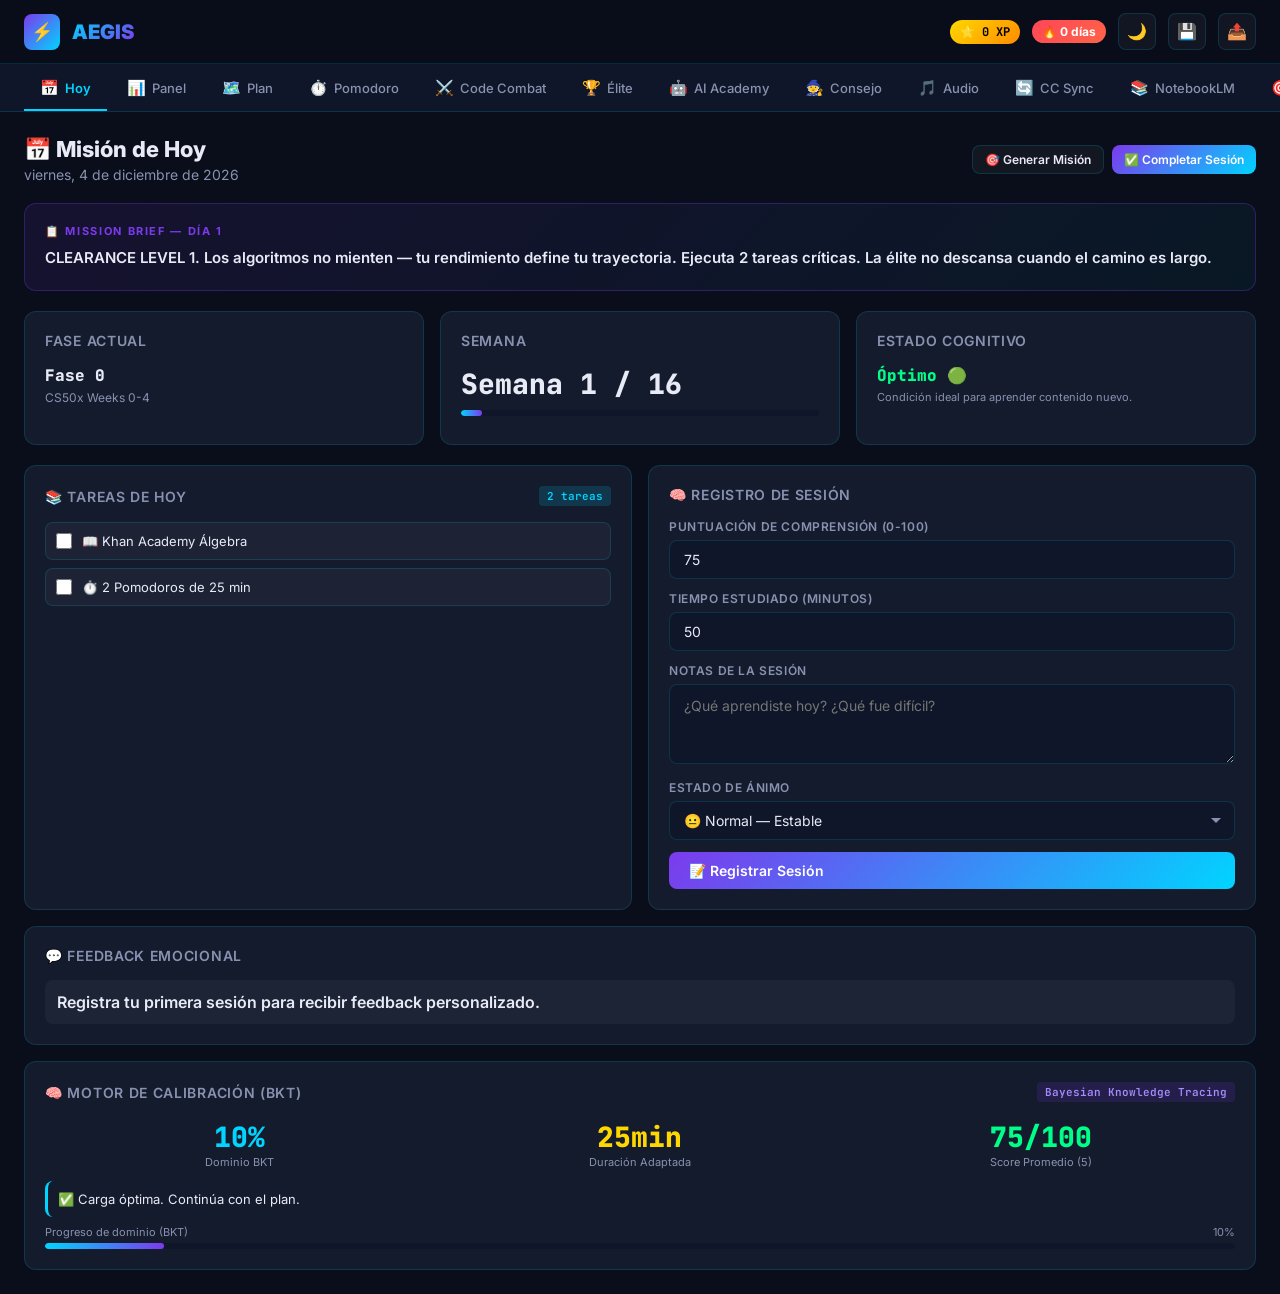
<file: aegis/archive/aegis-plan-legacy/sistema-estudio-aegis.html>
<!DOCTYPE html>
<html lang="es">
<head>
<meta charset="UTF-8">
<meta name="viewport" content="width=device-width, initial-scale=1.0">
<title>AEGIS — Sistema de Estudio Élite</title>
<meta name="description" content="Sistema autodidacta de élite con IA, gamificación y plan de 10 años.">
<link rel="preconnect" href="https://fonts.googleapis.com">
<link href="https://fonts.googleapis.com/css2?family=Inter:wght@300;400;500;600;700;800;900&family=JetBrains+Mono:wght@400;700&display=swap" rel="stylesheet">
<style>
:root {
  --bg-primary: #0a0e1a;
  --bg-secondary: #0f1629;
  --bg-card: #141b2d;
  --bg-card-hover: #1a2240;
  --accent-blue: #00d4ff;
  --accent-purple: #7c3aed;
  --accent-green: #00ff88;
  --accent-gold: #ffd700;
  --accent-red: #ff4757;
  --accent-orange: #ff6348;
  --text-primary: #e8eaf6;
  --text-secondary: #8892b0;
  --text-muted: #4a5568;
  --border: rgba(0,212,255,0.15);
  --glass: rgba(255,255,255,0.04);
  --shadow: 0 8px 32px rgba(0,0,0,0.5);
  --radius: 12px;
  --transition: all 0.3s cubic-bezier(0.4,0,0.2,1);
  --font-main: "Inter", sans-serif;
  --font-mono: "JetBrains Mono", monospace;
}
[data-theme="light"] {
  --bg-primary: #f0f4f8;
  --bg-secondary: #e2e8f0;
  --bg-card: #ffffff;
  --bg-card-hover: #f7fafc;
  --text-primary: #1a202c;
  --text-secondary: #4a5568;
  --text-muted: #a0aec0;
  --border: rgba(124,58,237,0.2);
  --glass: rgba(0,0,0,0.03);
  --shadow: 0 8px 32px rgba(0,0,0,0.1);
}
*,*::before,*::after{box-sizing:border-box;margin:0;padding:0}
html{scroll-behavior:smooth}
body{font-family:var(--font-main);background:var(--bg-primary);color:var(--text-primary);min-height:100vh;transition:var(--transition);overflow-x:hidden}
::-webkit-scrollbar{width:6px}
::-webkit-scrollbar-track{background:var(--bg-secondary)}
::-webkit-scrollbar-thumb{background:var(--accent-purple);border-radius:3px}

/* HEADER */
.header{position:sticky;top:0;z-index:100;background:rgba(10,14,26,0.95);backdrop-filter:blur(20px);border-bottom:1px solid var(--border);padding:0 24px;display:flex;align-items:center;justify-content:space-between;height:64px}
[data-theme="light"] .header{background:rgba(240,244,248,0.95)}
.logo{display:flex;align-items:center;gap:12px;text-decoration:none}
.logo-icon{width:36px;height:36px;background:linear-gradient(135deg,var(--accent-purple),var(--accent-blue));border-radius:8px;display:flex;align-items:center;justify-content:center;font-size:18px;animation:logo-pulse 3s ease-in-out infinite}
@keyframes logo-pulse{0%,100%{box-shadow:0 0 0 0 rgba(124,58,237,0.4)}50%{box-shadow:0 0 0 8px rgba(124,58,237,0)}}
.logo-text{font-size:20px;font-weight:900;background:linear-gradient(135deg,var(--accent-blue),var(--accent-purple));-webkit-background-clip:text;-webkit-text-fill-color:transparent}
.header-controls{display:flex;align-items:center;gap:12px}
.btn-icon{background:var(--glass);border:1px solid var(--border);border-radius:8px;padding:8px;cursor:pointer;color:var(--text-secondary);transition:var(--transition);font-size:16px}
.btn-icon:hover{background:var(--accent-purple);color:#fff;border-color:var(--accent-purple)}
.xp-badge{background:linear-gradient(135deg,var(--accent-gold),#ff8c00);color:#000;font-weight:700;font-size:12px;padding:4px 10px;border-radius:20px;font-family:var(--font-mono)}
.streak-badge{background:linear-gradient(135deg,var(--accent-red),var(--accent-orange));color:#fff;font-weight:700;font-size:12px;padding:4px 10px;border-radius:20px}

/* NAVIGATION TABS */
.nav-tabs{background:var(--bg-secondary);border-bottom:1px solid var(--border);padding:0 24px;display:flex;gap:4px;overflow-x:auto;scrollbar-width:none}
.nav-tabs::-webkit-scrollbar{display:none}
.tab-btn{background:none;border:none;color:var(--text-secondary);padding:14px 16px;cursor:pointer;font-size:13px;font-weight:500;font-family:var(--font-main);white-space:nowrap;position:relative;transition:var(--transition);display:flex;align-items:center;gap:6px}
.tab-btn::after{content:"";position:absolute;bottom:0;left:0;right:0;height:2px;background:var(--accent-blue);transform:scaleX(0);transition:var(--transition)}
.tab-btn:hover{color:var(--text-primary)}
.tab-btn.active{color:var(--accent-blue);font-weight:600}
.tab-btn.active::after{transform:scaleX(1)}
.tab-icon{font-size:15px}

/* MAIN CONTENT */
.main{padding:24px;max-width:1400px;margin:0 auto}
.tab-panel{display:none;animation:fadeIn 0.4s ease}
.tab-panel.active{display:block}
@keyframes fadeIn{from{opacity:0;transform:translateY(8px)}to{opacity:1;transform:translateY(0)}}

/* CARDS */
.card{background:var(--bg-card);border:1px solid var(--border);border-radius:var(--radius);padding:20px;transition:var(--transition)}
.card:hover{border-color:rgba(0,212,255,0.3);box-shadow:var(--shadow)}
.card-header{display:flex;align-items:center;justify-content:space-between;margin-bottom:16px}
.card-title{font-size:14px;font-weight:600;color:var(--text-secondary);text-transform:uppercase;letter-spacing:0.05em}
.card-value{font-size:28px;font-weight:800;color:var(--text-primary);font-family:var(--font-mono)}

/* GRID LAYOUTS */
.grid-2{display:grid;grid-template-columns:repeat(2,1fr);gap:16px}
.grid-3{display:grid;grid-template-columns:repeat(3,1fr);gap:16px}
.grid-4{display:grid;grid-template-columns:repeat(4,1fr);gap:16px}
@media(max-width:768px){.grid-2,.grid-3,.grid-4{grid-template-columns:1fr}}
@media(max-width:1024px){.grid-3,.grid-4{grid-template-columns:repeat(2,1fr)}}

/* PROGRESS BARS */
.progress-wrap{margin:8px 0}
.progress-label{display:flex;justify-content:space-between;font-size:12px;color:var(--text-secondary);margin-bottom:4px}
.progress-bar{height:6px;background:var(--bg-secondary);border-radius:3px;overflow:hidden}
.progress-fill{height:100%;border-radius:3px;transition:width 0.8s cubic-bezier(0.4,0,0.2,1)}
.fill-blue{background:linear-gradient(90deg,var(--accent-blue),var(--accent-purple))}
.fill-green{background:linear-gradient(90deg,#00ff88,#00b4d8)}
.fill-gold{background:linear-gradient(90deg,var(--accent-gold),var(--accent-orange))}
.fill-red{background:linear-gradient(90deg,var(--accent-red),var(--accent-orange))}

/* BUTTONS */
.btn{display:inline-flex;align-items:center;gap:8px;padding:10px 20px;border-radius:8px;border:none;font-family:var(--font-main);font-size:14px;font-weight:600;cursor:pointer;transition:var(--transition)}
.btn-primary{background:linear-gradient(135deg,var(--accent-purple),var(--accent-blue));color:#fff}
.btn-primary:hover{transform:translateY(-2px);box-shadow:0 8px 24px rgba(124,58,237,0.4)}
.btn-secondary{background:var(--glass);border:1px solid var(--border);color:var(--text-primary)}
.btn-secondary:hover{background:var(--bg-card-hover);border-color:var(--accent-blue)}
.btn-danger{background:linear-gradient(135deg,var(--accent-red),var(--accent-orange));color:#fff}
.btn-success{background:linear-gradient(135deg,var(--accent-green),#00b4d8);color:#000;font-weight:700}
.btn-sm{padding:6px 12px;font-size:12px}
.btn-lg{padding:14px 28px;font-size:16px}

/* POMODORO */
.pomodoro-ring{width:180px;height:180px;position:relative;margin:0 auto}
.pomodoro-svg{width:100%;height:100%;transform:rotate(-90deg)}
.pomodoro-bg{fill:none;stroke:var(--bg-secondary);stroke-width:8}
.pomodoro-progress{fill:none;stroke:var(--accent-blue);stroke-width:8;stroke-linecap:round;transition:stroke-dashoffset 1s linear}
.pomodoro-time{position:absolute;top:50%;left:50%;transform:translate(-50%,-50%);text-align:center}
.pomodoro-display{font-size:36px;font-weight:900;font-family:var(--font-mono);color:var(--text-primary);line-height:1}
.pomodoro-label{font-size:11px;color:var(--text-secondary);text-transform:uppercase;letter-spacing:0.1em}

/* TAGS & BADGES */
.tag{display:inline-flex;align-items:center;padding:3px 8px;border-radius:4px;font-size:11px;font-weight:600;font-family:var(--font-mono)}
.tag-blue{background:rgba(0,212,255,0.15);color:var(--accent-blue)}
.tag-purple{background:rgba(124,58,237,0.15);color:#a78bfa}
.tag-green{background:rgba(0,255,136,0.15);color:var(--accent-green)}
.tag-red{background:rgba(255,71,87,0.15);color:var(--accent-red)}
.tag-gold{background:rgba(255,215,0,0.15);color:var(--accent-gold)}

/* ACHIEVEMENT CARD */
.achievement{display:flex;align-items:center;gap:12px;padding:12px;background:var(--glass);border:1px solid var(--border);border-radius:8px;transition:var(--transition)}
.achievement.unlocked{border-color:var(--accent-gold);background:rgba(255,215,0,0.05)}
.achievement.locked{opacity:0.5;filter:grayscale(1)}
.achievement-icon{font-size:28px;width:48px;height:48px;display:flex;align-items:center;justify-content:center;background:var(--bg-secondary);border-radius:50%}
.achievement-info h4{font-size:13px;font-weight:600}
.achievement-info p{font-size:11px;color:var(--text-secondary)}
.achievement-xp{margin-left:auto;font-family:var(--font-mono);font-size:12px;color:var(--accent-gold);font-weight:700}

/* NOTIFICATION / TOAST */
.toast{position:fixed;top:80px;right:24px;background:var(--bg-card);border:1px solid var(--accent-green);border-radius:var(--radius);padding:16px 20px;z-index:1000;animation:slideIn 0.4s ease;max-width:320px;box-shadow:var(--shadow)}
@keyframes slideIn{from{transform:translateX(100%);opacity:0}to{transform:translateX(0);opacity:1}}
.toast.hide{animation:slideOut 0.4s ease forwards}
@keyframes slideOut{to{transform:translateX(120%);opacity:0}}

/* SECTION HEADERS */
.section-header{display:flex;align-items:center;justify-content:space-between;margin-bottom:20px}
.section-title{font-size:22px;font-weight:800;display:flex;align-items:center;gap:10px}
.section-subtitle{font-size:14px;color:var(--text-secondary);margin-top:4px}

/* CODE EDITOR AREA */
.code-area{background:#0d1117;border:1px solid var(--border);border-radius:var(--radius);padding:16px;font-family:var(--font-mono);font-size:13px;color:#e6edf3;min-height:120px;resize:vertical;width:100%;outline:none;line-height:1.6}
.code-area:focus{border-color:var(--accent-blue)}

/* DIVIDER */
.divider{height:1px;background:var(--border);margin:20px 0}

/* MASTER COUNCIL CARD */
.master-card{background:var(--bg-card);border:1px solid var(--border);border-radius:var(--radius);padding:16px;cursor:pointer;transition:var(--transition);position:relative;overflow:hidden}
.master-card::before{content:"";position:absolute;top:0;left:0;right:0;height:2px;background:linear-gradient(90deg,var(--accent-purple),var(--accent-blue));transform:scaleX(0);transition:var(--transition);transform-origin:left}
.master-card:hover::before{transform:scaleX(1)}
.master-card:hover{border-color:rgba(124,58,237,0.4);transform:translateY(-2px)}
.master-avatar{width:48px;height:48px;border-radius:50%;background:linear-gradient(135deg,var(--accent-purple),var(--accent-blue));display:flex;align-items:center;justify-content:center;font-size:22px;margin-bottom:10px}
.master-name{font-size:15px;font-weight:700}
.master-role{font-size:11px;color:var(--text-secondary);margin-bottom:8px}
.master-wisdom{font-size:12px;font-style:italic;color:var(--text-secondary);line-height:1.5;border-left:2px solid var(--accent-purple);padding-left:10px}

/* AUDIO PLAYER */
.playlist-card{background:var(--bg-card);border:1px solid var(--border);border-radius:var(--radius);padding:20px;cursor:pointer;transition:var(--transition)}
.playlist-card:hover,.playlist-card.active{border-color:var(--accent-blue);box-shadow:0 0 20px rgba(0,212,255,0.15)}
.playlist-mode{font-size:16px;font-weight:700;margin-bottom:4px}
.playlist-science{font-size:11px;color:var(--text-secondary);margin-bottom:12px;line-height:1.5}
.playlist-for{display:flex;gap:6px;flex-wrap:wrap}

/* MISSION BRIEF */
.mission-brief{background:linear-gradient(135deg,rgba(124,58,237,0.1),rgba(0,212,255,0.05));border:1px solid rgba(124,58,237,0.3);border-radius:var(--radius);padding:20px}
.mission-title{font-size:11px;font-weight:700;text-transform:uppercase;letter-spacing:0.15em;color:var(--accent-purple);margin-bottom:8px}
.mission-text{font-size:15px;font-weight:600;line-height:1.6;color:var(--text-primary)}

/* ELITES GOALS */
.elite-goal{display:flex;gap:12px;align-items:flex-start;padding:14px;border-radius:8px;border:1px solid var(--border);background:var(--glass);transition:var(--transition)}
.elite-goal.completed{border-color:var(--accent-gold);background:rgba(255,215,0,0.05)}
.elite-goal.active{border-color:var(--accent-blue);background:rgba(0,212,255,0.05)}
.goal-num{width:32px;height:32px;border-radius:50%;display:flex;align-items:center;justify-content:center;font-size:13px;font-weight:800;font-family:var(--font-mono);flex-shrink:0}
.goal-num.done{background:var(--accent-gold);color:#000}
.goal-num.current{background:var(--accent-blue);color:#000}
.goal-num.future{background:var(--bg-secondary);color:var(--text-muted)}

/* CC SYNC */
.cc-world{background:var(--bg-card);border:1px solid var(--border);border-radius:var(--radius);padding:16px;position:relative;overflow:hidden}
.cc-world-bg{position:absolute;top:0;right:0;font-size:60px;opacity:0.05;line-height:1}

/* FORM ELEMENTS */
.input{background:var(--bg-secondary);border:1px solid var(--border);border-radius:8px;padding:10px 14px;color:var(--text-primary);font-family:var(--font-main);font-size:14px;width:100%;outline:none;transition:var(--transition)}
.input:focus{border-color:var(--accent-blue);box-shadow:0 0 0 3px rgba(0,212,255,0.1)}
.label{font-size:12px;font-weight:600;color:var(--text-secondary);margin-bottom:6px;display:block;text-transform:uppercase;letter-spacing:0.05em}
.select{appearance:none;background:var(--bg-secondary) url("data:image/svg+xml,%3Csvg xmlns=\'http://www.w3.org/2000/svg\' width=\'12\' height=\'12\' fill=\'%238892b0\'%3E%3Cpath d=\'M6 8L1 3h10z\'/%3E%3C/svg%3E") no-repeat right 12px center;border:1px solid var(--border);border-radius:8px;padding:10px 32px 10px 14px;color:var(--text-primary);font-family:var(--font-main);font-size:14px;width:100%;outline:none;cursor:pointer}
.select:focus{border-color:var(--accent-blue)}
textarea.input{min-height:80px;resize:vertical;line-height:1.5}

/* ANIMATIONS */
@keyframes pulse-gold{0%,100%{box-shadow:0 0 0 0 rgba(255,215,0,0.6)}50%{box-shadow:0 0 0 12px rgba(255,215,0,0)}}
@keyframes glow-green{0%,100%{text-shadow:0 0 10px rgba(0,255,136,0.5)}50%{text-shadow:0 0 20px rgba(0,255,136,0.9)}}
.pulse-gold{animation:pulse-gold 2s infinite}
.glow-green{animation:glow-green 2s infinite}

/* RESPONSIVE */
@media(max-width:600px){
  .main{padding:12px}
  .header{padding:0 12px}
  .nav-tabs{padding:0 12px}
  .tab-btn{padding:12px 10px;font-size:12px}
  .card-value{font-size:22px}
}
</style>
</head>
<body data-theme="dark">

<!-- HEADER -->
<header class="header">
  <a class="logo" href="#">
    <div class="logo-icon">⚡</div>
    <span class="logo-text">AEGIS</span>
  </a>
  <div class="header-controls">
    <span class="xp-badge" id="xp-display">⭐ 0 XP</span>
    <span class="streak-badge" id="streak-display">🔥 0 días</span>
    <button class="btn-icon" id="theme-toggle" title="Cambiar tema" onclick="toggleTheme()">🌙</button>
    <button class="btn-icon" title="Guardar sesión" onclick="saveSession()">💾</button>
    <button class="btn-icon" title="Exportar datos" onclick="exportData()">📤</button>
  </div>
</header>

<!-- NAV TABS -->
<nav class="nav-tabs" role="tablist">
  <button class="tab-btn active" onclick="showTab('hoy')" id="tab-hoy" role="tab"><span class="tab-icon">📅</span>Hoy</button>
  <button class="tab-btn" onclick="showTab('panel')" id="tab-panel" role="tab"><span class="tab-icon">📊</span>Panel</button>
  <button class="tab-btn" onclick="showTab('plan')" id="tab-plan" role="tab"><span class="tab-icon">🗺️</span>Plan</button>
  <button class="tab-btn" onclick="showTab('pomodoro')" id="tab-pomodoro" role="tab"><span class="tab-icon">⏱️</span>Pomodoro</button>
  <button class="tab-btn" onclick="showTab('codecombat')" id="tab-codecombat" role="tab"><span class="tab-icon">⚔️</span>Code Combat</button>
  <button class="tab-btn" onclick="showTab('elite')" id="tab-elite" role="tab"><span class="tab-icon">🏆</span>Élite</button>
  <button class="tab-btn" onclick="showTab('ai-academy')" id="tab-ai-academy" role="tab"><span class="tab-icon">🤖</span>AI Academy</button>
  <button class="tab-btn" onclick="showTab('consejo')" id="tab-consejo" role="tab"><span class="tab-icon">🧙</span>Consejo</button>
  <button class="tab-btn" onclick="showTab('audio')" id="tab-audio" role="tab"><span class="tab-icon">🎵</span>Audio</button>
  <button class="tab-btn" onclick="showTab('cc-sync')" id="tab-cc-sync" role="tab"><span class="tab-icon">🔄</span>CC Sync</button>
  <button class="tab-btn" onclick="showTab('notebooklm')" id="tab-notebooklm" role="tab"><span class="tab-icon">📚</span>NotebookLM</button>
  <button class="tab-btn" onclick="showTab('mision')" id="tab-mision" role="tab"><span class="tab-icon">🎯</span>Misión</button>
</nav>

<main class="main">

<!-- TAB: HOY -->
<div class="tab-panel active" id="panel-hoy">
  <div class="section-header">
    <div>
      <h1 class="section-title">📅 Misión de Hoy</h1>
      <p class="section-subtitle" id="today-date-display">Cargando...</p>
    </div>
    <div style="display:flex;gap:8px">
      <button class="btn btn-secondary btn-sm" onclick="generateMission()">🎯 Generar Misión</button>
      <button class="btn btn-primary btn-sm" onclick="completeSession()">✅ Completar Sesión</button>
    </div>
  </div>

  <div class="mission-brief" id="mission-brief-today" style="margin-bottom:20px">
    <div class="mission-title">📋 MISSION BRIEF — DÍA <span id="current-day-num">1</span></div>
    <div class="mission-text" id="mission-brief-text">Cargando tu misión del día...</div>
  </div>

  <div class="grid-3" style="margin-bottom:20px">
    <div class="card">
      <div class="card-header"><span class="card-title">Fase Actual</span></div>
      <div class="card-value" id="current-phase-name" style="font-size:16px">Fase 0</div>
      <p style="font-size:12px;color:var(--text-secondary);margin-top:4px" id="current-phase-desc">Fundamentos Absolutos</p>
    </div>
    <div class="card">
      <div class="card-header"><span class="card-title">Semana</span></div>
      <div class="card-value" id="current-week-display">1</div>
      <div class="progress-wrap"><div class="progress-bar"><div class="progress-fill fill-blue" id="week-progress-fill" style="width:0%"></div></div></div>
    </div>
    <div class="card">
      <div class="card-header"><span class="card-title">Estado Cognitivo</span></div>
      <div class="card-value" id="cognitive-state" style="font-size:16px;color:var(--accent-green)">Óptimo</div>
      <p style="font-size:11px;color:var(--text-secondary);margin-top:4px" id="cognitive-rec">Condición ideal para aprender.</p>
    </div>
  </div>

  <div class="grid-2">
    <div class="card">
      <div class="card-header"><span class="card-title">📚 Tareas de Hoy</span><span class="tag tag-blue" id="tasks-count">0 pendientes</span></div>
      <div id="today-tasks-list" style="display:flex;flex-direction:column;gap:8px"></div>
    </div>
    <div class="card">
      <div class="card-header"><span class="card-title">🧠 Registro de Sesión</span></div>
      <div style="display:flex;flex-direction:column;gap:12px">
        <div><label class="label">Puntuación de comprensión (0-100)</label><input class="input" type="number" id="session-score" min="0" max="100" placeholder="85" value="75"></div>
        <div><label class="label">Tiempo estudiado (minutos)</label><input class="input" type="number" id="session-time" placeholder="50" value="50"></div>
        <div><label class="label">Notas de la sesión</label><textarea class="input" id="session-notes" placeholder="¿Qué aprendiste hoy? ¿Qué fue difícil?"></textarea></div>
        <div><label class="label">Estado de ánimo</label>
          <select class="select" id="session-mood">
            <option value="5">🚀 Excelente — En la zona</option>
            <option value="4">😊 Bien — Productivo</option>
            <option value="3" selected>😐 Normal — Estable</option>
            <option value="2">😴 Cansado — Con esfuerzo</option>
            <option value="1">😤 Difícil — Al límite</option>
          </select>
        </div>
        <button class="btn btn-primary" onclick="logSession()">📝 Registrar Sesión</button>
      </div>
    </div>
  </div>

  <div class="card" style="margin-top:16px" id="feedback-card">
    <div class="card-header"><span class="card-title">💬 Feedback Emocional</span></div>
    <div id="emotional-feedback" style="font-size:16px;font-weight:600;padding:12px;border-radius:8px;background:var(--glass)">Registra tu primera sesión para recibir feedback personalizado.</div>
  </div>
</div>

<!-- TAB: PANEL -->
<div class="tab-panel" id="panel-panel">
  <div class="section-header">
    <div><h2 class="section-title">📊 Panel de Control</h2><p class="section-subtitle">Tu progreso general del sistema AEGIS</p></div>
    <button class="btn btn-secondary btn-sm" onclick="resetConfirm()">🗑️ Reset</button>
  </div>
  <div class="grid-4" style="margin-bottom:20px">
    <div class="card"><div class="card-header"><span class="card-title">XP Total</span></div><div class="card-value" id="stat-xp">0</div></div>
    <div class="card"><div class="card-header"><span class="card-title">Racha</span></div><div class="card-value" id="stat-streak">0 🔥</div></div>
    <div class="card"><div class="card-header"><span class="card-title">Días Totales</span></div><div class="card-value" id="stat-days">0</div></div>
    <div class="card"><div class="card-header"><span class="card-title">Horas Estudiadas</span></div><div class="card-value" id="stat-hours">0h</div></div>
  </div>
  <div class="grid-2" style="margin-bottom:20px">
    <div class="card">
      <div class="card-header"><span class="card-title">Progreso por Fase</span></div>
      <div id="phase-progress-list" style="display:flex;flex-direction:column;gap:10px"></div>
    </div>
    <div class="card">
      <div class="card-header"><span class="card-title">Logros Recientes</span></div>
      <div id="recent-achievements" style="display:flex;flex-direction:column;gap:8px">
        <p style="color:var(--text-muted);font-size:13px">Completa sesiones para desbloquear logros.</p>
      </div>
    </div>
  </div>
  <div class="card">
    <div class="card-header"><span class="card-title">📈 Histórico de Sesiones (últimas 10)</span></div>
    <div id="session-history" style="display:flex;flex-direction:column;gap:6px">
      <p style="color:var(--text-muted);font-size:13px">No hay sesiones registradas aún.</p>
    </div>
  </div>
</div>

<!-- TAB: PLAN -->
<div class="tab-panel" id="panel-plan">
  <div class="section-header">
    <div><h2 class="section-title">🗺️ Plan de Estudios 10 Años</h2><p class="section-subtitle">Roadmap completo Fase 0 → Fase 7</p></div>
    <select class="select" style="width:auto" id="plan-filter" onchange="renderPlan()">
      <option value="all">Todas las fases</option>
      <option value="0">Fase 0 — Fundamentos</option>
      <option value="1">Fase 1 — Programación</option>
      <option value="2">Fase 2 — Sistemas</option>
      <option value="3">Fase 3 — Ciberseguridad Básica</option>
      <option value="4">Fase 4 — Ciberseguridad Intermedia</option>
      <option value="5">Fase 5 — IA & ML</option>
      <option value="6">Fase 6 — Especialización</option>
      <option value="7">Fase 7 — Maestría</option>
    </select>
  </div>
  <div id="plan-container" style="display:flex;flex-direction:column;gap:16px"></div>
</div>

<!-- TAB: POMODORO -->
<div class="tab-panel" id="panel-pomodoro">
  <div class="section-header">
    <div><h2 class="section-title">⏱️ Timer Pomodoro</h2><p class="section-subtitle">Técnica de gestión del tiempo para máxima productividad</p></div>
  </div>
  <div style="display:flex;gap:20px;flex-wrap:wrap;justify-content:center">
    <div class="card" style="min-width:280px;text-align:center">
      <div style="margin-bottom:16px">
        <span class="tag tag-blue" id="pomo-mode-label">🍅 Trabajo</span>
      </div>
      <div class="pomodoro-ring">
        <svg class="pomodoro-svg" viewBox="0 0 120 120">
          <circle class="pomodoro-bg" cx="60" cy="60" r="52"/>
          <circle class="pomodoro-progress" id="pomo-circle" cx="60" cy="60" r="52" stroke-dasharray="326.7" stroke-dashoffset="0"/>
        </svg>
        <div class="pomodoro-time">
          <div class="pomodoro-display" id="pomo-display">25:00</div>
          <div class="pomodoro-label" id="pomo-session-label">Sesión 1/4</div>
        </div>
      </div>
      <div style="display:flex;gap:8px;justify-content:center;margin-top:20px">
        <button class="btn btn-primary btn-lg" id="pomo-start-btn" onclick="pomodoroToggle()">▶ Iniciar</button>
        <button class="btn btn-secondary" onclick="pomodoroReset()">↺ Reset</button>
      </div>
      <div style="display:flex;gap:8px;justify-content:center;margin-top:12px;flex-wrap:wrap">
        <button class="btn btn-secondary btn-sm" onclick="setPomoDuration(25)">25 min</button>
        <button class="btn btn-secondary btn-sm" onclick="setPomoDuration(35)">35 min</button>
        <button class="btn btn-secondary btn-sm" onclick="setPomoDuration(50)">50 min</button>
        <button class="btn btn-secondary btn-sm" onclick="setPomoDuration(15,'break')">🧘 Descanso</button>
      </div>
    </div>
    <div style="flex:1;min-width:240px;display:flex;flex-direction:column;gap:12px">
      <div class="card">
        <div class="card-header"><span class="card-title">Estadísticas del Día</span></div>
        <div class="grid-2" style="gap:10px">
          <div><p style="font-size:11px;color:var(--text-secondary)">Pomodoros hoy</p><p class="card-value" id="pomo-count-today" style="font-size:24px">0</p></div>
          <div><p style="font-size:11px;color:var(--text-secondary)">Minutos totales</p><p class="card-value" id="pomo-mins-today" style="font-size:24px">0</p></div>
        </div>
      </div>
      <div class="card">
        <div class="card-header"><span class="card-title">Playlist Sugerida</span></div>
        <div id="pomo-playlist-suggestion" style="font-size:13px;color:var(--text-secondary)">Inicia un pomodoro para sugerencia musical.</div>
      </div>
      <div class="card">
        <div class="card-header"><span class="card-title">Historial de Hoy</span></div>
        <div id="pomo-history" style="display:flex;flex-direction:column;gap:4px;font-size:12px;color:var(--text-secondary)">Sin sesiones aún.</div>
      </div>
    </div>
  </div>
</div>

<!-- TAB: CODE COMBAT -->
<div class="tab-panel" id="panel-codecombat">
  <div class="section-header">
    <div><h2 class="section-title">⚔️ Code Combat</h2><p class="section-subtitle">60 ejercicios de algoritmos y ciberseguridad</p></div>
    <div style="display:flex;gap:8px">
      <select class="select" style="width:auto" id="cc-filter" onchange="renderCodeCombat()">
        <option value="all">Todos</option>
        <option value="algorithms">Algoritmos (orig.)</option>
        <option value="Algoritmos">Algoritmos</option>
        <option value="Logica">Lógica 🟢</option>
        <option value="Ciberseguridad">Ciberseguridad 🟠</option>
        <option value="Sistemas">Sistemas 🔴</option>
        <option value="cybersecurity">Ciberseg. (orig.)</option>
        <option value="data_structures">Estructuras (orig.)</option>
        <option value="ai">IA (orig.)</option>
      </select>
    </div>
  </div>
  <div class="grid-3" id="cc-exercise-grid" style="margin-bottom:20px"></div>
  <div class="card" id="cc-exercise-panel" style="display:none">
    <div class="card-header">
      <span class="card-title" id="cc-exercise-title">Ejercicio</span>
      <button class="btn-icon" onclick="document.getElementById('cc-exercise-panel').style.display='none'">✕</button>
    </div>
    <p style="color:var(--text-secondary);margin-bottom:12px" id="cc-exercise-desc"></p>
    <div style="display:flex;gap:8px;margin-bottom:8px;flex-wrap:wrap" id="cc-test-cases"></div>
    <div class="card" style="background:var(--glass);margin-bottom:12px;padding:12px">
      <p style="font-size:11px;color:var(--text-secondary);margin-bottom:4px">💡 Pista</p>
      <p style="font-size:13px;font-style:italic" id="cc-hint"></p>
    </div>
    <label class="label">Tu solución (Python)</label>
    <textarea class="code-area" id="cc-code-input" placeholder="def solution():
    pass"></textarea>
    <div style="display:flex;gap:8px;margin-top:12px">
      <button class="btn btn-primary" onclick="runCCTest()">▶ Ejecutar Tests</button>
      <button class="btn btn-secondary" onclick="markCCComplete()">✅ Marcar Completo</button>
    </div>
    <div id="cc-test-result" style="margin-top:12px;font-family:var(--font-mono);font-size:12px;padding:10px;background:var(--bg-secondary);border-radius:6px;display:none"></div>
  </div>
</div>

<!-- TAB: ÉLITE -->
<div class="tab-panel" id="panel-elite">
  <div class="section-header">
    <div><h2 class="section-title">🏆 Hitos de Élite</h2><p class="section-subtitle">10 hitos para 10 años de dominio</p></div>
  </div>
  <div style="display:flex;flex-direction:column;gap:12px" id="elite-goals-list"></div>
</div>

<!-- TAB: AI ACADEMY -->
<div class="tab-panel" id="panel-ai-academy">
  <div class="section-header">
    <div><h2 class="section-title">🤖 AI Academy</h2><p class="section-subtitle">7 niveles desde cero hasta crear tus propios modelos</p></div>
  </div>
  <div style="display:flex;flex-direction:column;gap:16px" id="ai-academy-list"></div>
</div>

<!-- TAB: CONSEJO DE MAESTROS -->
<div class="tab-panel" id="panel-consejo">
  <div class="section-header">
    <div><h2 class="section-title">🧙 Consejo de los 10 Maestros</h2><p class="section-subtitle">La sabiduría de los grandes te guía</p></div>
    <button class="btn btn-primary btn-sm" onclick="consultRandomMaster()">🎲 Consultar al Azar</button>
  </div>
  <div class="mission-brief" id="master-consultation" style="margin-bottom:20px;display:none">
    <div class="mission-title" id="master-consult-title">MAESTRO</div>
    <div class="mission-text" id="master-consult-wisdom"></div>
  </div>
  <div class="grid-2" id="council-grid"></div>
</div>

<!-- TAB: AUDIO -->
<div class="tab-panel" id="panel-audio">
  <div class="section-header">
    <div><h2 class="section-title">🎵 Motor de Música</h2><p class="section-subtitle">Playlists científicas para cada modo de trabajo</p></div>
  </div>
  <div class="grid-2" id="playlist-grid"></div>
  <div class="card" style="margin-top:16px" id="playlist-detail" style="display:none">
    <div class="card-header"><span class="card-title" id="playlist-detail-name">Playlist</span></div>
    <p style="font-size:13px;color:var(--text-secondary);margin-bottom:12px" id="playlist-detail-science"></p>
    <div id="playlist-tracks" style="display:flex;flex-direction:column;gap:8px"></div>
  </div>
</div>

<!-- TAB: CC SYNC -->
<div class="tab-panel" id="panel-cc-sync">
  <div class="section-header">
    <div><h2 class="section-title">🔄 Sincronización CodeCombat</h2><p class="section-subtitle">5 mundos, 150 niveles de programación</p></div>
  </div>
  <div class="grid-2" style="margin-bottom:20px">
    <div class="card">
      <div class="card-header"><span class="card-title">Progreso Global CC</span></div>
      <div class="card-value" id="cc-global-progress">0 / 150</div>
      <div class="progress-wrap"><div class="progress-bar"><div class="progress-fill fill-green" id="cc-global-bar" style="width:0%"></div></div></div>
    </div>
    <div class="card">
      <div class="card-header"><span class="card-title">Mundo Actual</span></div>
      <div class="card-value" id="cc-current-world" style="font-size:16px">Dungeon of Basics</div>
      <p style="font-size:12px;color:var(--text-secondary)" id="cc-world-progress-text">Nivel 0 / 40</p>
    </div>
  </div>
  <div class="grid-2" style="margin-bottom:20px" id="cc-worlds-grid"></div>
  <div class="card">
    <div class="card-header"><span class="card-title">✅ Checklist de Sincronización</span></div>
    <div id="cc-checklist" style="display:flex;flex-direction:column;gap:8px"></div>
  </div>
</div>

<!-- TAB: NOTEBOOKLM -->
<div class="tab-panel" id="panel-notebooklm">
  <div class="section-header">
    <div><h2 class="section-title">📚 Libro NotebookLM</h2><p class="section-subtitle">Fuentes y prompt para tu libro de estudio con IA</p></div>
    <button class="btn btn-primary btn-sm" onclick="copyNotebookPrompt()">📋 Copiar Prompt</button>
  </div>
  <div class="grid-2">
    <div class="card">
      <div class="card-header"><span class="card-title">Fuentes por Categoría</span></div>
      <div id="sources-list" style="display:flex;flex-direction:column;gap:12px"></div>
    </div>
    <div class="card">
      <div class="card-header"><span class="card-title">Prompt para NotebookLM</span></div>
      <textarea class="code-area" id="notebooklm-prompt" readonly style="min-height:300px;font-size:11px"></textarea>
    </div>
  </div>
</div>

<!-- TAB: MISIÓN DIARIA -->
<div class="tab-panel" id="panel-mision">
  <div class="section-header">
    <div><h2 class="section-title">🎯 Generador de Misiones</h2><p class="section-subtitle">Prompts para Gemini y misiones diarias con IA</p></div>
    <button class="btn btn-primary" onclick="generateFullMission()">⚡ Generar Misión Completa</button>
  </div>
  <div class="grid-2">
    <div class="card">
      <div class="card-header"><span class="card-title">📋 Mission Brief del Día</span><button class="btn-icon btn-sm" onclick="copyEl('mission-output')">📋</button></div>
      <div id="mission-output" style="font-size:13px;line-height:1.7;color:var(--text-secondary)">Genera tu misión para ver el brief completo.</div>
    </div>
    <div class="card">
      <div class="card-header"><span class="card-title">🤖 Prompt para Gemini</span><button class="btn-icon btn-sm" onclick="copyEl('gemini-prompt-output')">📋</button></div>
      <textarea class="code-area" id="gemini-prompt-output" readonly style="min-height:200px;font-size:11px">Genera tu misión para ver el prompt de Gemini.</textarea>
    </div>
  </div>
  <div class="card" style="margin-top:16px">
    <div class="card-header"><span class="card-title">🔗 Integración con Ollama Local</span></div>
    <div style="display:flex;gap:12px;flex-wrap:wrap">
      <input class="input" id="ollama-model" placeholder="llama3.2" style="flex:1;min-width:150px">
      <textarea class="input" id="ollama-question" placeholder="¿Puedes explicarme el concepto de hoy?" style="flex:3;min-height:60px;min-width:200px"></textarea>
      <button class="btn btn-primary" onclick="queryOllama()">⚡ Consultar Ollama</button>
    </div>
    <div id="ollama-response" style="margin-top:12px;font-size:13px;color:var(--text-secondary);display:none"></div>
  </div>
</div>

</main>
<!-- TOAST CONTAINER -->
<div id="toast-container"></div>

<script>
// ============================================================
// PROYECTO AEGIS v1.0 — JAVASCRIPT CORE
// Agentes: Ingeniero + Psicólogo + Músico + Notificador
// ============================================================

// ── STATE ──────────────────────────────────────────────────
const DEFAULT_STATE = {
  xp:0, streak:0, max_streak:0, total_days:0, total_minutes:0,
  current_phase:0, current_week:1, current_day:1,
  sessions:[], achievements_unlocked:[], last_study_date:null,
  pomodoros_today:0, pomodoro_minutes_today:0,
  cc_levels_completed:{}, cc_exercises_completed:[],
  elite_goals_completed:[], ai_levels_unlocked:[0],
  late_night_count:0, perfect_streak:0, comeback_streak:0,
  consistent_weeks:0, otw_level:0, skills:{}
};
let STATE = JSON.parse(localStorage.getItem('aegis_state') || 'null') || {...DEFAULT_STATE};

function save(){localStorage.setItem('aegis_state',JSON.stringify(STATE));}
function saveSession(){save();showToast('💾 Sesión guardada','success');}

// ── THEME ──────────────────────────────────────────────────
function toggleTheme(){
  const t=document.body.getAttribute('data-theme')==='dark'?'light':'dark';
  document.body.setAttribute('data-theme',t);
  document.getElementById('theme-toggle').textContent=t==='dark'?'🌙':'☀️';
  localStorage.setItem('aegis_theme',t);
}
(function(){const t=localStorage.getItem('aegis_theme')||'dark';document.body.setAttribute('data-theme',t);document.getElementById('theme-toggle').textContent=t==='dark'?'🌙':'☀️';})();

// ── TABS ───────────────────────────────────────────────────
function showTab(id){
  document.querySelectorAll('.tab-panel').forEach(p=>p.classList.remove('active'));
  document.querySelectorAll('.tab-btn').forEach(b=>b.classList.remove('active'));
  document.getElementById('panel-'+id).classList.add('active');
  document.getElementById('tab-'+id).classList.add('active');
  localStorage.setItem('aegis_tab',id);
  if(id==='panel') renderPanel();
  if(id==='plan') renderPlan();
  if(id==='codecombat') renderCodeCombat();
  if(id==='elite') renderEliteGoals();
  if(id==='ai-academy') renderAIAcademy();
  if(id==='consejo') renderCouncil();
  if(id==='audio') renderAudio();
  if(id==='cc-sync') renderCCSync();
  if(id==='notebooklm') renderNotebookLM();
}
(function(){const t=localStorage.getItem('aegis_tab');if(t)showTab(t);})();

// ── TOAST ──────────────────────────────────────────────────
function showToast(msg,type='info',duration=3500){
  const d=document.createElement('div');
  d.className='toast';
  d.style.borderColor=type==='success'?'var(--accent-green)':type==='error'?'var(--accent-red)':type==='gold'?'var(--accent-gold)':'var(--accent-blue)';
  d.innerHTML=`<strong>${msg}</strong>`;
  document.getElementById('toast-container').appendChild(d);
  setTimeout(()=>{d.classList.add('hide');setTimeout(()=>d.remove(),400);},duration);
}

// ── CURRICULUM DATA ────────────────────────────────────────
const PHASES=[
  {id:0,name:"Fase 0 — Fundamentos Absolutos",weeks:16,color:"#00d4ff",
   courses:["CS50x Weeks 0-4","Khan Academy Álgebra","Linux Journey Básico","Duolingo English Tech"],
   projects:["Proyecto Scratch","Calculadora en C","Cifrado César","Filtro de fotos"],
   resources:["https://cs50.harvard.edu/x/","https://es.khanacademy.org/math/algebra","https://linuxjourney.com/"]},
  {id:1,name:"Fase 1 — Programación & Algoritmos",weeks:24,color:"#7c3aed",
   courses:["CS50x Weeks 5-10","CS50P completo","MIT 6.001 SICP","Algorithms Part I"],
   projects:["Spell checker en C","Finance web app","Scripts Python","Librería de estructuras"],
   resources:["https://cs50.harvard.edu/python/","https://ocw.mit.edu/courses/6-001-structure-and-interpretation-of-computer-programs-spring-2005/"]},
  {id:2,name:"Fase 2 — Sistemas & Arquitectura",weeks:28,color:"#00ff88",
   courses:["Nand2Tetris I & II","CS50W Web","Linux Admin","Computer Networks"],
   projects:["Construir una ALU","App full-stack","Shell personalizada","Analizador TCP/IP"],
   resources:["https://www.nand2tetris.org/","https://cs50.harvard.edu/web/"]},
  {id:3,name:"Fase 3 — Ciberseguridad Básica",weeks:28,color:"#ff4757",
   courses:["CS50 Cybersecurity","OverTheWire Bandit 0-20","TryHackMe Pre-Security","OWASP Top 10"],
   projects:["CTF Bandit completo","Lab Burp Suite","Scanner Python","Reporte de vulnerabilidades"],
   resources:["https://overthewire.org/wargames/bandit/","https://tryhackme.com/","https://owasp.org/"]},
  {id:4,name:"Fase 4 — Ciberseguridad Intermedia",weeks:32,color:"#ffd700",
   courses:["TryHackMe SOC Level 1","Hack The Box Starting Point","Metasploit Framework","Wireshark Analysis"],
   projects:["Home lab setup","OWASP Juice Shop completo","Script exploit propio","Dashboard SIEM"],
   resources:["https://www.hackthebox.com/","https://www.metasploit.com/"]},
  {id:5,name:"Fase 5 — IA & Machine Learning",weeks:32,color:"#a78bfa",
   courses:["fast.ai Practical DL","Stanford CS229 ML","Hugging Face Course","LangChain Fundamentals"],
   projects:["Clasificador de imágenes","NLP sentiment analyzer","Sistema RAG","Agente Ollama local"],
   resources:["https://www.fast.ai/","https://cs229.stanford.edu/","https://huggingface.co/learn"]},
  {id:6,name:"Fase 6 — Especialización",weeks:40,color:"#ff6348",
   courses:["Advanced Pentesting","Cloud Security AWS/GCP","Reverse Engineering","AI Security"],
   projects:["Primer bug bounty","Cloud CTF","Lab análisis malware","Herramienta AI red team"],
   resources:["https://portswigger.net/web-security","https://cloud.google.com/training"]},
  {id:7,name:"Fase 7 — Maestría & Contribución",weeks:56,color:"#00ff88",
   courses:["Lectura papers research","Contribuciones open source","Enseñar a otros","Publicar herramientas"],
   projects:["Intento CVE discovery","Tool open source seguridad","Blog técnico","Charla conferencia"],
   resources:["https://arxiv.org/list/cs/recent","https://github.com/"]}
];

const ACHIEVEMENTS=[
  {id:"phoenix",title:"Fénix",desc:"Estudia después de fallar 3 días",icon:"🔥",xp:500},
  {id:"steel_mind",title:"Mente de Acero",desc:"25 días de racha",icon:"🧠",xp:1000},
  {id:"marathon",title:"Maratonista",desc:"4 pomodoros en un día",icon:"🏃",xp:300},
  {id:"centurion",title:"Centurión",desc:"100 días totales de estudio",icon:"⚔️",xp:2000},
  {id:"algorithm",title:"Algorithm God",desc:"Completa todos los ejercicios CC",icon:"💻",xp:1500},
  {id:"hacker",title:"Iniciado Hacker",desc:"Completa OTW Bandit nivel 10",icon:"🕵️",xp:800},
  {id:"consistent",title:"Consistencia",desc:"7 semanas seguidas con 5+ días",icon:"📅",xp:600},
  {id:"speedrun",title:"Speedrunner",desc:"Puntaje perfecto en 3 sesiones",icon:"⚡",xp:400},
  {id:"aegis_master",title:"Maestro AEGIS",desc:"Completa el plan de 10 años",icon:"👑",xp:10000}
];

const CC_EXERCISES=[
{id:1,title:"FizzBuzz Elite",difficulty:"basic",category:"algorithms",
   desc:"Imprime 1-100. Múltiplos de 3: Fizz, de 5: Buzz, de ambos: FizzBuzz.",
   tests:[{i:"15",e:"FizzBuzz"},{i:"9",e:"Fizz"},{i:"25",e:"Buzz"}],
   hint:"Usa el operador módulo % en Python"},
  {id:2,title:"Cifrado César",difficulty:"basic",category:"cybersecurity",
   desc:"Implementa cifrado César: encripta texto con shift variable.",
   tests:[{i:"hello,3",e:"khoor"},{i:"abc,1",e:"bcd"}],
   hint:"ord() y chr() son tus aliados. Considera mayúsculas/minúsculas"},
  {id:3,title:"Búsqueda Binaria",difficulty:"intermediate",category:"algorithms",
   desc:"Busca un elemento en lista ordenada en O(log n).",
   tests:[{i:"[1,3,5,7,9],7",e:"index:3"},{i:"[2,4,6,8],5",e:"-1"}],
   hint:"left=0, right=len-1, mid=(left+right)//2"},
  {id:4,title:"Validador de Paréntesis",difficulty:"intermediate",category:"data_structures",
   desc:"Valida si (), [], {} están balanceados.",
   tests:[{i:"({[]})",e:"True"},{i:"({[})",e:"False"}],
   hint:"Stack (lista): push abre, pop y verifica cierra"},
  {id:5,title:"XOR Decrypt",difficulty:"intermediate",category:"cybersecurity",
   desc:"Descifra mensaje encriptado con XOR dada la clave.",
   tests:[{i:"bytes XOR key",e:"decrypted text"}],
   hint:"XOR es su propio inverso: m^k^k = m"},
  {id:6,title:"Merge Sort",difficulty:"advanced",category:"algorithms",
   desc:"Implementa merge sort recursivo O(n log n).",
   tests:[{i:"[5,2,8,1,9]",e:"[1,2,5,8,9]"}],
   hint:"Divide a la mitad, ordena cada parte, merge"},
  {id:7,title:"Hash Table",difficulty:"advanced",category:"data_structures",
   desc:"Implementa tabla hash con chaining para colisiones.",
   tests:[{i:"set('a',1),get('a')",e:"1"}],
   hint:"hash(key)%size da el índice. Bucket = lista"},
  {id:8,title:"Port Scanner",difficulty:"advanced",category:"cybersecurity",
   desc:"Escanea puertos TCP 1-1024 en un host dado.",
   tests:[{i:"localhost",e:"list open ports"}],
   hint:"socket.connect_ex() retorna 0 si el puerto está abierto"},
  {id:9,title:"SQL Injection Detector",difficulty:"expert",category:"cybersecurity",
   desc:"Detecta patrones SQLi en strings de input.",
   tests:[{i:"' OR 1=1--",e:"DETECTED"},{i:"hello world",e:"SAFE"}],
   hint:"Regex para OR, UNION, SELECT, DROP, --, #"},
  {id:10,title:"Red Neuronal XOR",difficulty:"expert",category:"ai",
   desc:"Implementa red neuronal simple con numpy para resolver XOR.",
   tests:[{i:"XOR dataset",e:"accuracy>0.95"}],
   hint:"sigmoid, cross-entropy, gradient descent manual"},
// IDs 11-25: LÓGICA Y FUNDAMENTOS (🟢)

// ── LÓGICA 🟢 ──────────────────────────────────────────
{id:11,title:"Invertir String",diff:"🟢",categoria:"Logica",desc:"Invierte un string sin usar [::-1].",func:"invertir",args:"'hola'",expected:"'aloh'",tests:[["'hola'","'aloh'"],["'Python'","'nohtyP'"]],hint:"Usa un bucle for o reduce()"},
{id:12,title:"Palíndromo",diff:"🟢",categoria:"Logica",desc:"Detecta si un string es palíndromo (ignora mayúsculas y espacios).",func:"es_palindromo",args:"'Anita lava la tina'",expected:"True",tests:[["'Anita lava la tina'","True"],["'hello'","False"]],hint:"lower() + replace(' ','') luego compara con el reverso"},
{id:13,title:"Contar Vocales",diff:"🟢",categoria:"Logica",desc:"Cuenta cuántas vocales (a,e,i,o,u) tiene un string.",func:"contar_vocales",args:"'programacion'",expected:"5",tests:[["'programacion'","5"],["'python'","1"]],hint:"lower() y suma con in 'aeiou'"},
{id:14,title:"Número Armstrong",diff:"🟢",categoria:"Logica",desc:"Un número es Armstrong si la suma de sus dígitos elevados a n = el número. Ej: 153=1³+5³+3³.",func:"es_armstrong",args:"153",expected:"True",tests:[["153","True"],["370","True"],["100","False"]],hint:"len(str(n)) para el exponente"},
{id:15,title:"Anagramas",diff:"🟢",categoria:"Logica",desc:"Determina si dos strings son anagramas entre sí.",func:"son_anagramas",args:"'listen','silent'",expected:"True",tests:[["'listen','silent'","True"],["'hello','world'","False"]],hint:"sorted() en ambos strings después de lower()"},
{id:16,title:"Número Primo",diff:"🟢",categoria:"Logica",desc:"Verifica si un número es primo.",func:"es_primo",args:"17",expected:"True",tests:[["17","True"],["4","False"],["2","True"]],hint:"Solo divide hasta sqrt(n)"},
{id:17,title:"Fibonacci Iterativo",diff:"🟢",categoria:"Logica",desc:"Retorna el n-ésimo Fibonacci (fib(0)=0, fib(1)=1).",func:"fibonacci",args:"10",expected:"55",tests:[["10","55"],["0","0"],["7","13"]],hint:"Usa dos variables a,b y un bucle"},
{id:18,title:"Suma Dígitos",diff:"🟢",categoria:"Logica",desc:"Suma todos los dígitos de un número entero positivo.",func:"suma_digitos",args:"12345",expected:"15",tests:[["12345","15"],["9999","36"]],hint:"str(n) luego int() de cada char"},
{id:19,title:"Aplanar Lista",diff:"🟢",categoria:"Logica",desc:"Aplana una lista de listas (un nivel).",func:"aplanar",args:"[[1,2],[3,4],[5]]",expected:"[1,2,3,4,5]",tests:[["[[1,2],[3,4],[5]]","[1,2,3,4,5]"]],hint:"[x for sub in lista for x in sub]"},
{id:20,title:"Máximo sin max()",diff:"🟢",categoria:"Logica",desc:"Encuentra el máximo de una lista sin max() ni sort().",func:"mi_max",args:"[3,1,4,1,5,9,2,6]",expected:"9",tests:[["[3,1,4,1,5,9,2,6]","9"],[" [-5,-1,-3]","-1"]],hint:"Inicia maximo=lista[0] y recorre comparando"},
{id:21,title:"Tabla de Multiplicar",diff:"🟢",categoria:"Logica",desc:"Retorna lista con la tabla del 1 al 10 de un número.",func:"tabla",args:"7",expected:"[7,14,21,28,35,42,49,56,63,70]",tests:[["7","[7,14,21,28,35,42,49,56,63,70]"]],hint:"[n * i for i in range(1, 11)]"},
{id:22,title:"Intercalar Listas",diff:"🟢",categoria:"Logica",desc:"Intercala dos listas elemento a elemento. [1,2]+[a,b]=[1,a,2,b].",func:"intercalar",args:"[1,2],['a','b']",expected:"[1,'a',2,'b']",tests:[["[1,2],['a','b']","[1,'a',2,'b']"]],hint:"zip() + list comprehension"},
{id:23,title:"Convertir a Binario",diff:"🟢",categoria:"Logica",desc:"Convierte decimal a binario sin bin().",func:"a_binario",args:"42",expected:"'101010'",tests:[["42","'101010'"],["255","'11111111'"]],hint:"Divide entre 2, guarda restos, léelos al revés"},
{id:24,title:"Rotar Lista",diff:"🟢",categoria:"Logica",desc:"Rota una lista k posiciones a la derecha.",func:"rotar",args:"[1,2,3,4,5],2",expected:"[4,5,1,2,3]",tests:[["[1,2,3,4,5],2","[4,5,1,2,3]"]],hint:"lista[-k:] + lista[:-k] con k = k % len(lista)"},
{id:25,title:"Números Romanos",diff:"🟢",categoria:"Logica",desc:"Convierte un entero (1-3999) a romano.",func:"a_romano",args:"2024",expected:"'MMXXIV'",tests:[["2024","'MMXXIV'"],["9","'IX'"],["1994","'MCMXCIV'"]],hint:"Lista de pares (valor,símbolo) en orden descendente"},
// ── ALGORITMOS 🟡 ──────────────────────────────────────
{id:26,title:"Quick Sort",diff:"🟡",categoria:"Algoritmos",desc:"Implementa quicksort recursivo con pivote en el medio.",func:"quicksort",args:"[3,6,8,10,1,2,1]",expected:"[1,1,2,3,6,8,10]",tests:[["[3,6,8,10,1,2,1]","[1,1,2,3,6,8,10]"],["[5,4,3,2,1]","[1,2,3,4,5]"]],hint:"menor, igual, mayor = divide y vencerás"},
{id:27,title:"BST Inserción",diff:"🟡",categoria:"Algoritmos",desc:"Inserta en árbol binario de búsqueda. Retorna dict {val,left,right}.",func:"bst_insert",args:"None,5",expected:"{val:5,left:None,right:None}",tests:[["None,5","{val:5,left:None,right:None}"]],hint:"Si nodo es None, crea nodo. Compara val para ir izq/der"},
{id:28,title:"Detectar Ciclo (Floyd)",diff:"🟡",categoria:"Algoritmos",desc:"Usa tortuga y liebre para detectar ciclo en lista enlazada.",func:"tiene_ciclo",args:"linked_list_node",expected:"True/False",tests:[["lista_con_ciclo","True"],["lista_sin_ciclo","False"]],hint:"slow×1, fast×2. Si se encuentran, hay ciclo"},
{id:29,title:"BFS en Grafo",diff:"🟡",categoria:"Algoritmos",desc:"BFS desde nodo inicial. Retorna orden de visita.",func:"bfs",args:"grafo,'A'",expected:"['A','B','C','D']",tests:[["{'A':['B','C'],'B':['D'],'C':[],'D':[]},'A'","['A','B','C','D']"]],hint:"collections.deque como cola, set de visitados"},
{id:30,title:"DFS en Grafo",diff:"🟡",categoria:"Algoritmos",desc:"DFS recursivo. Retorna orden de visita.",func:"dfs",args:"grafo,'A'",expected:"['A','B','D','C']",tests:[["{'A':['B','C'],'B':['D'],'C':[],'D':[]},'A'","['A','B','D','C']"]],hint:"Visita nodo, llama recursivamente a vecinos no visitados"},
{id:31,title:"Encontrar Duplicados",diff:"🟡",categoria:"Algoritmos",desc:"Retorna lista de duplicados en O(n).",func:"duplicados",args:"[1,2,3,2,4,3,5]",expected:"[2,3]",tests:[["[1,2,3,2,4,3,5]","[2,3]"],["[1,2,3]","[]"]],hint:"Counter() o dict de frecuencias"},
{id:32,title:"Two Sum",diff:"🟡",categoria:"Algoritmos",desc:"Retorna índices de dos números que sumen el target.",func:"two_sum",args:"[2,7,11,15],9",expected:"[0,1]",tests:[["[2,7,11,15],9","[0,1]"],["[3,2,4],6","[1,2]"]],hint:"Dict {complemento: índice}. target-num en el dict"},
{id:33,title:"Cola con Dos Stacks",diff:"🟡",categoria:"Algoritmos",desc:"Implementa cola FIFO usando solo dos stacks.",func:"MyQueue",args:"",expected:"FIFO order",tests:[["enqueue(1),enqueue(2),dequeue()","1"]],hint:"Stack1=enqueue, Stack2=dequeue. Si stack2 vacío, vuelca stack1"},
{id:34,title:"Subcadena sin Repetir",diff:"🟡",categoria:"Algoritmos",desc:"Longitud de la subcadena más larga sin chars repetidos.",func:"sin_repetir",args:"'abcabcbb'",expected:"3",tests:[["'abcabcbb'","3"],["'bbbbb'","1"],["'pwwkew'","3"]],hint:"Ventana deslizante con dict del último índice de cada char"},
{id:35,title:"Número de Islas",diff:"🟡",categoria:"Algoritmos",desc:"Cuenta islas (grupos de 1s conectados) en un grid 2D.",func:"num_islas",args:"grid_2d",expected:"número entero",tests:[["[['1','1','0'],['0','1','0'],['0','0','1']]","2"],["[['1','1','1'],['0','1','0'],['1','1','1']]","1"]],hint:"DFS desde cada 1 no visitado, marca visitados como 0"},
{id:36,title:"Ordenar por Frecuencia",diff:"🟡",categoria:"Algoritmos",desc:"Ordena lista por frecuencia (mayor primero). Igual frecuencia: orden ascendente.",func:"por_frecuencia",args:"[1,1,2,2,2,3]",expected:"[2,2,2,1,1,3]",tests:[["[1,1,2,2,2,3]","[2,2,2,1,1,3]"]],hint:"Counter() + sorted con key=(-count, valor)"},
{id:37,title:"Validar Sudoku",diff:"🟡",categoria:"Algoritmos",desc:"Valida tablero 9x9 de Sudoku (filas, columnas, cajas).",func:"validar_sudoku",args:"board_9x9",expected:"True/False",tests:[["tablero_valido","True"],["tablero_invalido","False"]],hint:"Tres sets para filas, columnas y cajas 3x3"},
{id:38,title:"Caché LRU",diff:"🟡",categoria:"Algoritmos",desc:"Caché LRU con operaciones get y put.",func:"LRUCache",args:"capacity=2",expected:"LRU behavior",tests:[["put(1,1),put(2,2),get(1),put(3,3),get(2)","-1 (evicted)"]],hint:"OrderedDict + move_to_end()"},
{id:39,title:"Distancia de Edición",diff:"🟡",categoria:"Algoritmos",desc:"Distancia Levenshtein: mín operaciones para transformar word1 en word2.",func:"edit_distance",args:"'kitten','sitting'",expected:"3",tests:[["'kitten','sitting'","3"],["'abc','abc'","0"]],hint:"DP 2D: dp[i][j] = min ediciones para word1[:i] a word2[:j]"},
{id:40,title:"Máxima Ganancia Acciones",diff:"🟡",categoria:"Algoritmos",desc:"Máxima ganancia comprando y vendiendo una vez.",func:"max_ganancia",args:"[7,1,5,3,6,4]",expected:"5",tests:[["[7,1,5,3,6,4]","5"],["[7,6,4,3,1]","0"]],hint:"Rastrea precio mínimo, ganancia = precio - min_precio"},
// ── CIBERSEGURIDAD 🟠 ──────────────────────────────────
{id:41,title:"Detector SQLi",diff:"🟠",categoria:"Ciberseguridad",desc:"Detecta patrones SQL Injection: OR bypass, UNION SELECT, comentarios doble guión, stacked queries.",func:"detectar_sqli",args:"input_string",expected:"True/False",tests:[["input con OR 1=1","True"],["texto normal","False"]],hint:"re.search() con: OR\\s+\\d+=\\d+, UNION\\s+SELECT, --\\s*$, SLEEP"},
{id:42,title:"Sanitizador XSS",diff:"🟠",categoria:"Ciberseguridad",desc:"Escapa payloads XSS: <, >, &, comillas. Retorna string sanitizado.",func:"sanitizar_xss",args:"payload_xss",expected:"string_escapado",tests:[["script_alert_payload","html_entities_escaped"],["texto normal","texto normal"]],hint:"Reemplaza en orden: &→&amp;, <→&lt;, >→&gt;"},
{id:43,title:"Hash MD5",diff:"🟠",categoria:"Ciberseguridad",desc:"Calcula MD5 de un string usando hashlib.",func:"calcular_md5",args:"'password123'",expected:"'482c811da5d5b4bc6d497ffa98491e38'",tests:[["'password123'","'482c811da5d5b4bc6d497ffa98491e38'"],["''","'d41d8cd98f00b204e9800998ecf8427e'"]],hint:"hashlib.md5(s.encode()).hexdigest()"},
{id:44,title:"Cracker de Hash",diff:"🟠",categoria:"Ciberseguridad",desc:"Encuentra qué palabra del diccionario genera un hash MD5.",func:"crack_hash",args:"hash_md5,wordlist",expected:"palabra_encontrada",tests:[["hash de 'password',['secret','password','admin']","'password'"],["hash_inexistente,lista","None"]],hint:"md5(word.encode()).hexdigest() y compara con target"},
{id:45,title:"Cifrado Vigenère",diff:"🟠",categoria:"Ciberseguridad",desc:"Cifrado Vigenère: encripta texto con clave (solo letras mayúsculas).",func:"vigenere_encrypt",args:"'ATTACKATDAWN','LEMON'",expected:"'LXFOPVEFRNHR'",tests:[["'ATTACKATDAWN','LEMON'","'LXFOPVEFRNHR'"],["'HELLO','KEY'","'RIJVS'"]],hint:"(ord(m)-65 + ord(k)-65) % 26 + 65 para cada char"},
{id:46,title:"Analizar Headers HTTP",diff:"🟠",categoria:"Ciberseguridad",desc:"Detecta headers de seguridad faltantes en una respuesta HTTP.",func:"analizar_headers",args:"dict_headers",expected:"lista_faltantes",tests:[["solo Content-Type","[X-Frame-Options, HSTS, CSP, X-XSS-Protection]"],["todos presentes","[]"]],hint:"Lista de headers requeridos, filtra los ausentes del dict"},
{id:47,title:"Decodificador Base64",diff:"🟠",categoria:"Ciberseguridad",desc:"Decodifica Base64 con manejo de padding incorrecto.",func:"decodificar_b64",args:"'SGVsbG8gV29ybGQ='",expected:"'Hello World'",tests:[["'SGVsbG8gV29ybGQ='","'Hello World'"],["'QUVHSVM='","'AEGIS'"]],hint:"base64.b64decode(s + '=='*(len(s)%4!=0)).decode()"},
{id:48,title:"Generador Password Seguro",diff:"🟠",categoria:"Ciberseguridad",desc:"Genera contraseña de longitud n con upper, lower, dígito y símbolo.",func:"generar_password",args:"16",expected:"password_valido_16_chars",tests:[["16","len==16 con los 4 tipos de chars"],["8","len==8 con los 4 tipos"]],hint:"secrets.choice() con conjuntos, asegura 1 de cada tipo"},
{id:49,title:"Parser Log Apache",diff:"🟠",categoria:"Ciberseguridad",desc:"Parsea línea de log Apache Combined Format: IP, método, ruta, código, bytes.",func:"parsear_log",args:"linea_log_apache",expected:"dict con ip,metodo,ruta,codigo,bytes",tests:[["127.0.0.1 - - [fecha] GET /index 200 1234","dict correcto"]],hint:"re.match() con grupos nombrados (?P<ip>...)"},
{id:50,title:"Detector Brute Force SSH",diff:"🟠",categoria:"Ciberseguridad",desc:"Detecta IPs con más de 5 intentos SSH en menos de 60 segundos.",func:"detectar_bruteforce",args:"lista_intentos",expected:"lista_ips_sospechosas",tests:[["6 intentos en 30s desde una IP","[esa IP]"],["3 intentos espaciados","[]"]],hint:"Agrupa por IP. Si count>5 y max_t - min_t < 60: sospechosa"},
// ── SISTEMAS 🔴 ────────────────────────────────────────
{id:51,title:"Simulador de Punteros",diff:"🔴",categoria:"Sistemas",desc:"Simula punteros C con un dict como memoria. Operaciones: write(addr,val), read(addr).",func:"simulador_memoria",args:"",expected:"memoria_funcional",tests:[["write(0x100,42); read(0x100)","42"],["write(0x200,'A'); read(0x200)","'A'"]],hint:"MEMORIA={} global. write: MEMORIA[addr]=val, read: return MEMORIA[addr]"},
{id:52,title:"malloc/free Simulado",diff:"🔴",categoria:"Sistemas",desc:"Allocator simple: malloc(size) retorna dirección, free(addr) libera bloque. First-fit.",func:"MemoryAllocator",args:"total_size=1024",expected:"allocator_funcional",tests:[["malloc(100),malloc(200),free(dir1),malloc(50)","usa bloque liberado"],["malloc(2000) con 1024 total","None"]],hint:"Lista de bloques {addr,size,free}. First-fit: primer bloque libre suficiente"},
{id:53,title:"Desensamblador Bytecode",diff:"🔴",categoria:"Sistemas",desc:"Obtén las instrucciones bytecode de una función con el módulo dis.",func:"desensamblar",args:"lambda x: x+1",expected:"lista de opnames",tests:[["lambda x: x+1","lista con RESUME,LOAD_FAST,etc."]],hint:"import dis; [i.opname for i in dis.get_instructions(func)]"},
{id:54,title:"Syscall getpid",diff:"🔴",categoria:"Sistemas",desc:"Llama a getpid() del SO via ctypes. Compara con os.getpid().",func:"syscall_getpid",args:"",expected:"PID_actual",tests:[["syscall_getpid()==os.getpid()","True"]],hint:"ctypes.CDLL(None).getpid.restype=c_int; libc.getpid()"},
{id:55,title:"Pipe entre Procesos",diff:"🔴",categoria:"Sistemas",desc:"Crea pipe con os.pipe(), fork: hijo escribe 'AEGIS', padre lo lee.",func:"comunicar_pipe",args:"",expected:"'AEGIS'",tests:[["fork + pipe","'AEGIS' recibido del hijo"]],hint:"r,w=os.pipe(); pid=os.fork(); if pid==0: os.write(w,b'AEGIS')"},
{id:56,title:"Manejador de Señales",diff:"🔴",categoria:"Sistemas",desc:"Registra handler para SIGUSR1 que incrementa contador. Envía señal 3 veces.",func:"manejar_senales",args:"",expected:"contador==3",tests:[["SIGUSR1 x3","contador==3"]],hint:"signal.signal(SIGUSR1, handler); os.kill(os.getpid(), SIGUSR1)"},
{id:57,title:"Shell Parser",diff:"🔴",categoria:"Sistemas",desc:"Parsea comando shell manteniendo strings entre comillas como token único.",func:"parsear_shell",args:"\"ls -la 'mi directorio'\"",expected:"['ls','-la','mi directorio']",tests:[["ls -la con comillas","tokens correctos"]],hint:"shlex.split(cmd) o implementa estado dentro/fuera de comillas"},
{id:58,title:"Implementar strtol",diff:"🔴",categoria:"Sistemas",desc:"Reimplementa strtol de C: convierte string a entero en base 2-16 sin int(s,base).",func:"mi_strtol",args:"'FF',16",expected:"255",tests:[["'FF',16","255"],["'1010',2","10"],["'42',10","42"]],hint:"digit_val para 0-9 y A-F. Acumula: resultado = resultado*base + digit"},
{id:59,title:"Checksums y Paridad",diff:"🔴",categoria:"Sistemas",desc:"Implementa (a) checksum 8-bit (suma % 256) y (b) paridad par de un byte.",func:"checksums",args:"bytes_data",expected:"{'checksum8':N,'paridad_par':bool}",tests:[["b'\\x01\\x02\\x03\\x04'","{'checksum8':10,'paridad_par':True/False}"]],hint:"checksum: sum(bytes)%256. paridad: bin(byte).count('1')%2==0"},
{id:60,title:"Buffer Overflow Detector",diff:"🔴",categoria:"Sistemas",desc:"Buffer fijo: lanza BufferOverflowError si se escribe más de la capacidad.",func:"SecureBuffer",args:"capacity=8",expected:"BufferOverflowError on overflow",tests:[["write dentro del límite","ok"],["write fuera del límite","BufferOverflowError"]]
,hint:"class con self.data=bytearray(capacity). write() verifica len<=capacity"}

];

const ELITE_GOALS=[
  {id:1,year:1,title:"Primera Línea de Código",desc:"Completar CS50x Week 0 y Scratch project",reward:"🎯 Rookie Activated"},
  {id:2,year:1,title:"Dominio de C",desc:"Completar CS50x completo con todos los psets",reward:"⚔️ C Warrior"},
  {id:3,year:2,title:"Pythonista",desc:"Completar CS50P y 5 proyectos Python",reward:"🐍 Snake Master"},
  {id:4,year:2,title:"Arquitecto de Sistemas",desc:"Completar Nand2Tetris completo",reward:"🖥️ Systems Architect"},
  {id:5,year:3,title:"First Blood CTF",desc:"Completar OTW Bandit 0-33",reward:"🔴 CTF Hunter"},
  {id:6,year:4,title:"Infiltrado",desc:"TryHackMe SOC Level 1 + HTB Starting Point",reward:"🕵️ Infiltrator"},
  {id:7,year:5,title:"IA Awakening",desc:"Desplegar primer modelo ML propio",reward:"🤖 AI Pioneer"},
  {id:8,year:7,title:"Bug Bounty Hunter",desc:"Primer reporte válido en HackerOne o Bugcrowd",reward:"💰 Bounty Hunter"},
  {id:9,year:8,title:"Investigador",desc:"Contribuir a proyecto open source de seguridad",reward:"🔬 Researcher"},
  {id:10,year:10,title:"Maestro AEGIS",desc:"Completar el plan completo de 10 años",reward:"👑 AEGIS Master"}
];

const AI_ACADEMY=[
  {id:1,name:"IA 101 — El Despertar",weeks:4,icon:"🌅",
   topics:["¿Qué es IA?","Historia de la IA","ML vs Deep Learning","Python para IA"],
   project:"Clasificador Iris con scikit-learn",
   resources:["fast.ai lesson 1","3Blue1Brown Neural Networks series"]},
  {id:2,name:"Matemáticas de IA",weeks:6,icon:"📐",
   topics:["Álgebra lineal para ML","Cálculo y gradiente","Estadística bayesiana","Numpy/Pandas"],
   project:"Regresión lineal desde cero con numpy",
   resources:["Gilbert Strang Linear Algebra MIT","Khan Academy Statistics"]},
  {id:3,name:"Deep Learning",weeks:8,icon:"🧬",
   topics:["CNNs","RNNs/LSTMs","Transfer Learning","PyTorch fundamentals"],
   project:"Clasificador de imágenes con ResNet fine-tuning",
   resources:["fast.ai Part 1","PyTorch official tutorials"]},
  {id:4,name:"NLP & Transformers",weeks:8,icon:"💬",
   topics:["Tokenización","Embeddings","Attention mechanism","BERT/GPT architecture"],
   project:"Chatbot con Hugging Face Transformers",
   resources:["Hugging Face NLP Course","Andrej Karpathy — makemore"]},
  {id:5,name:"IA en Producción",weeks:6,icon:"🚀",
   topics:["MLOps basics","FastAPI para modelos","Docker para IA","Monitoring con Langfuse"],
   project:"Deploy de modelo ML en API REST",
   resources:["Made With ML","Full Stack Deep Learning"]},
  {id:6,name:"Agentes IA",weeks:8,icon:"🤖",
   topics:["RAG systems","LangChain/LangGraph","Ollama local","Tool use & function calling"],
   project:"Agente RAG con Ollama local",
   resources:["LangChain docs","Anthropic cookbook"]},
  {id:7,name:"IA Avanzada & Seguridad",weeks:12,icon:"🛡️",
   topics:["Adversarial attacks","AI red teaming","Fine-tuning LLMs","Creación modelos propios"],
   project:"Detector de vulnerabilidades en código con IA",
   resources:["Anthropic AI Safety","OpenAI red teaming guide"]}
];

const MASTERS=[
  {name:"Alan Turing",role:"Padre de la Computación",icon:"🖥️",
   wisdom:"A veces son las personas que nadie imagina hacer algo las que hacen cosas que nadie puede imaginar.",
   for_when:"cuando el problema parece imposible"},
  {name:"Grace Hopper",role:"Pionera del Software",icon:"⚓",
   wisdom:"La frase más dañina en cualquier lenguaje es: 'siempre lo hemos hecho así'.",
   for_when:"cuando quieres rendirte"},
  {name:"Ada Lovelace",role:"Primera Programadora",icon:"🌹",
   wisdom:"La imaginación es la facultad descubridora por excelencia.",
   for_when:"cuando necesitas creatividad"},
  {name:"Richard Feynman",role:"Físico y Pedagogo",icon:"⚛️",
   wisdom:"Si no puedes explicarlo de forma simple, no lo entiendes suficientemente bien.",
   for_when:"cuando estudias algo complejo"},
  {name:"Linus Torvalds",role:"Creador de Linux",icon:"🐧",
   wisdom:"Los proyectos reales comienzan pequeños. Linux comenzó como mi hobby personal.",
   for_when:"cuando tu proyecto parece pequeño"},
  {name:"Kevin Mitnick",role:"Hacker Legendario",icon:"🕵️",
   wisdom:"El factor humano es el eslabón más débil en cualquier sistema de seguridad.",
   for_when:"cuando estudias seguridad"},
  {name:"Geoffrey Hinton",role:"Padre del Deep Learning",icon:"🧠",
   wisdom:"Seguí creyendo en las redes neuronales durante 30 años cuando nadie más lo hacía.",
   for_when:"cuando dudas del largo plazo"},
  {name:"Barbara Liskov",role:"Arquitecta de Software",icon:"🏛️",
   wisdom:"La abstracción es la herramienta más poderosa del programador.",
   for_when:"cuando diseñas sistemas"},
  {name:"Donald Knuth",role:"Maestro de Algoritmos",icon:"📚",
   wisdom:"La optimización prematura es la raíz de todos los males.",
   for_when:"cuando quieres optimizar antes de tiempo"},
  {name:"Sun Tzu",role:"El Estratega",icon:"⚔️",
   wisdom:"Conócete a ti mismo y conoce a tu enemigo, y no temerás el resultado de mil batallas.",
   for_when:"cuando necesitas estrategia de estudio"}
];

const PLAYLISTS={
  deep_focus:{name:"Deep Focus — Flujo Máximo",icon:"🎯",
   science:"El ruido blanco y marrón a 40-60Hz sincroniza ondas gamma para máxima concentración.",
   best_for:"Matemáticas, algoritmos, código complejo",
   tracks:[{name:"Lofi Hip Hop — beats to study",url:"https://www.youtube.com/watch?v=jfKfPfyJRdk"},
           {name:"Dark Ambient Study Mix",url:"https://www.youtube.com/watch?v=1KaOrSuWZeM"},
           {name:"Brain.fm Deep Work",url:"https://brain.fm"}]},
  creative:{name:"Creative Mode — Exploración",icon:"🎨",
   science:"Ondas Alpha (8-12Hz) favorecen el pensamiento lateral y la creatividad (Jensen & Tesche, 2002).",
   best_for:"Diseño, brainstorming, proyectos creativos",
   tracks:[{name:"Atmospheric Ambient",url:"https://www.youtube.com/watch?v=21qNxnCS8WU"},
           {name:"Jazz for Coding",url:"https://open.spotify.com/playlist/37i9dQZF1DX1s9knjP51Oa"}]},
  high_energy:{name:"High Energy — Sprint Mode",icon:"⚡",
   science:"BPM 130-145 activa el sistema nervioso simpático, +15% velocidad de procesamiento.",
   best_for:"Revisión rápida, flashcards, repaso, sprint final",
   tracks:[{name:"Synthwave Coding",url:"https://www.youtube.com/watch?v=0l1lMHfJFP4"},
           {name:"Power Hour Electronic",url:"https://open.spotify.com/playlist/37i9dQZF1DXdxcBWuJkbcy"}]},
  recovery:{name:"Recovery — Restauración",icon:"🌊",
   science:"60 BPM sincroniza ritmo cardíaco en reposo, consolida memoria (Walker, 2017).",
   best_for:"Descansos, meditación, repaso pasivo, sueño",
   tracks:[{name:"Tibetan Bowls",url:"https://www.youtube.com/watch?v=1ZYbU82GVz4"},
           {name:"Nature Sounds Forest",url:"https://www.youtube.com/watch?v=xNN7iTA57jM"}]}
};

const CC_WORLDS=[
  {id:1,name:"Dungeon of Basics",icon:"🏰",total:40,desc:"Python fundamentals"},
  {id:2,name:"Forest of Algorithms",icon:"🌲",total:30,desc:"Sorting, searching, recursion"},
  {id:3,name:"Castle of Data Structures",icon:"🗃️",total:30,desc:"Lists, trees, graphs, hash tables"},
  {id:4,name:"Cybervault",icon:"🔐",total:30,desc:"Security concepts, encryption, CTF basics"},
  {id:5,name:"AI Nexus",icon:"🤖",total:20,desc:"ML fundamentals, neural networks"}
];
</script>

<script>
// ── TODAY INFO & CALIBRATION ───────────────────────────────
function getTodayInfo(){
  const phase=PHASES[Math.min(STATE.current_phase,7)];
  const week=STATE.current_week;
  const day=STATE.current_day;
  const dayNames=["Lunes","Martes","Miércoles","Jueves","Viernes","Sábado","Domingo"];
  const now=new Date();
  const dayName=dayNames[now.getDay()===0?6:now.getDay()-1];
  const tasks=[];
  if(phase){
    const ci=week%phase.courses.length;
    tasks.push({text:`📖 ${phase.courses[ci]}`,done:false,type:"study"});
    if(day%3===0) tasks.push({text:`💻 Proyecto: ${phase.projects[Math.floor(week/4)%phase.projects.length]}`,done:false,type:"project"});
    if(day%2===0) tasks.push({text:"⚔️ 1 ejercicio Code Combat",done:false,type:"practice"});
    tasks.push({text:"⏱️ 2 Pomodoros de 25 min",done:false,type:"pomodoro"});
    if(day===7) tasks.push({text:"📊 Revisión semanal y ajuste de plan",done:false,type:"review"});
  }
  return {phase,week,day,dayName,tasks,date:now.toLocaleDateString('es-MX',{weekday:'long',year:'numeric',month:'long',day:'numeric'})};
}

function renderHoy(){
  const info=getTodayInfo();
  const el=id=>(document.getElementById(id)||{textContent:'',innerHTML:''});
  el('today-date-display').textContent=info.date;
  el('current-day-num').textContent=STATE.current_day;
  el('current-phase-name').textContent=info.phase?info.phase.name.split('—')[0].trim():'Fase '+STATE.current_phase;
  el('current-phase-desc').textContent=info.phase?info.phase.courses[0]:'';
  el('current-week-display').textContent='Semana '+info.week+' / '+(info.phase?info.phase.weeks:16);
  const pct=info.phase?Math.round((info.week/info.phase.weeks)*100):0;
  const wf=document.getElementById('week-progress-fill');
  if(wf) wf.style.width=pct+'%';
  // Tasks
  const list=document.getElementById('today-tasks-list');
  if(list){
    list.innerHTML='';
    info.tasks.forEach((t,i)=>{
      const div=document.createElement('div');
      div.style.cssText='display:flex;align-items:center;gap:10px;padding:10px;background:var(--glass);border-radius:8px;cursor:pointer;border:1px solid var(--border)';
      const done=STATE.tasks_done&&STATE.tasks_done[STATE.current_day+'-'+i];
      div.innerHTML=`<input type="checkbox" id="task-${i}" ${done?'checked':''} style="width:16px;height:16px;accent-color:var(--accent-blue)"><label for="task-${i}" style="font-size:13px;${done?'text-decoration:line-through;color:var(--text-muted)':''}">${t.text}</label>`;
      div.querySelector('input').addEventListener('change',e=>{
        if(!STATE.tasks_done) STATE.tasks_done={};
        STATE.tasks_done[STATE.current_day+'-'+i]=e.target.checked;
        save(); renderHoy();
        if(e.target.checked){STATE.xp+=10;updateHeader();}
      });
      list.appendChild(div);
    });
    document.getElementById('tasks-count').textContent=info.tasks.length+' tareas';
  }
  updateCognitive();
  generateMissionBrief(info);
}

function updateCognitive(){
  const sessions_today=STATE.sessions.filter(s=>{
    const d=new Date(s.date);
    const now=new Date();
    return d.toDateString()===now.toDateString();
  }).length;
  const avg_score=sessions_today>0?Math.round(STATE.sessions.slice(-sessions_today).reduce((a,b)=>a+b.score,0)/sessions_today):75;
  const hour=new Date().getHours();
  let load=sessions_today*15+(100-avg_score)*0.3;
  if(hour>=22||hour<7) load+=20;
  load=Math.min(100,Math.round(load));
  const states={optimal:"Óptimo 🟢",moderate:"Moderado 🟡",high:"Alto 🟠",overload:"Sobrecarga 🔴"};
  const recs={
    optimal:"Condición ideal para aprender contenido nuevo.",
    moderate:"Buen momento para práctica y consolidación.",
    high:"Considera un descanso de 10 min antes de continuar.",
    overload:"STOP. Descansa 30 min. Tu cerebro necesita consolidar."
  };
  const stateKey=load<30?'optimal':load<55?'moderate':load<75?'high':'overload';
  const cs=document.getElementById('cognitive-state');
  const cr=document.getElementById('cognitive-rec');
  if(cs) cs.textContent=states[stateKey];
  if(cr) cr.textContent=recs[stateKey];
}

function generateMissionBrief(info){
  if(!info) info=getTodayInfo();
  const briefs=[
    `OPERACIÓN DÍA ${STATE.current_day} INICIADA. Fase: ${info.phase?info.phase.name:'Fase 0'}. Semana ${info.week}. Tu misión: dominar ${info.phase?info.phase.courses[0]:'los fundamentos'}. El conocimiento que adquieras hoy es armadura permanente.`,
    `CLEARANCE LEVEL ${Math.min(STATE.current_phase+1,8)}. Los algoritmos no mienten — tu rendimiento define tu trayectoria. Ejecuta ${info.tasks.length} tareas críticas. La élite no descansa cuando el camino es largo.`,
    `INTEL: Semana ${info.week} activa. Objetivo primario: consolidar ${info.phase?info.phase.courses[0]:'bases'}. Racha actual: ${STATE.streak} días. Cada sesión es un nodo en tu red neuronal de conocimiento.`
  ];
  const brief=briefs[STATE.current_day%briefs.length];
  const el=document.getElementById('mission-brief-text');
  if(el) el.textContent=brief;
}

function generateMission(){renderHoy();showToast('🎯 Misión generada','success');}

function logSession(){
  const score=parseInt(document.getElementById('session-score').value)||75;
  const time=parseInt(document.getElementById('session-time').value)||50;
  const notes=document.getElementById('session-notes').value||'';
  const mood=parseInt(document.getElementById('session-mood').value)||3;
  const now=new Date();
  const session={date:now.toISOString(),score,time,notes,mood,phase:STATE.current_phase,week:STATE.current_week};
  STATE.sessions.push(session);
  // XP calculation
  const xp_earned=Math.round(score*0.5+time*0.3+mood*10+(STATE.streak>=7?50:0));
  STATE.xp+=xp_earned;
  STATE.total_minutes+=time;
  STATE.total_days++;
  // Streak logic
  const last=STATE.last_study_date?new Date(STATE.last_study_date):null;
  const yesterday=new Date(now); yesterday.setDate(yesterday.getDate()-1);
  if(last&&last.toDateString()===yesterday.toDateString()){
    STATE.streak++;
  } else if(!last||last.toDateString()!==now.toDateString()){
    if(last&&(now-last)>172800000) STATE.comeback_streak++;
    STATE.streak=1;
  }
  STATE.max_streak=Math.max(STATE.max_streak,STATE.streak);
  STATE.last_study_date=now.toISOString();
  // Perfect streak check
  if(score>=95) STATE.perfect_streak=(STATE.perfect_streak||0)+1; else STATE.perfect_streak=0;
  // Advance day/week
  STATE.current_day++;
  if(STATE.current_day>7){STATE.current_day=1;STATE.current_week++;}
  const phase=PHASES[STATE.current_phase];
  if(phase&&STATE.current_week>phase.weeks){
    STATE.current_phase=Math.min(STATE.current_phase+1,7);
    STATE.current_week=1;
    showToast(`🎉 ¡FASE ${STATE.current_phase} DESBLOQUEADA!`,'gold',5000);
  }
  // Check achievements
  checkAchievements();
  save();
  // Feedback
  showEmotionalFeedback(score);
  updateHeader();
  renderHoy();
  document.getElementById('session-notes').value='';
  showToast(`✅ Sesión registrada! +${xp_earned} XP`,'success');
}

function completeSession(){logSession();}

function showEmotionalFeedback(score){
  const feedbacks={
    elite:{msg:"⚡ ¡MODO ÉLITE ACTIVADO! Rendimiento excepcional. Eres el 1% superior.",color:"#ffd700"},
    great:{msg:"🌟 ¡Excelente trabajo! La consistencia te llevará lejos.",color:"#00ff88"},
    good:{msg:"✅ Buen progreso. Cada sesión cuenta. Sigue adelante.",color:"#00d4ff"},
    okay:{msg:"💪 Sesión completada. La perseverancia es la clave.",color:"#f4a261"},
    struggle:{msg:"❤️ Los mejores programadores también tienen días difíciles. Mañana es nuevo.",color:"#ff4757"}
  };
  const key=score>=90&&STATE.streak>=7?'elite':score>=80?'great':score>=65?'good':score>=50?'okay':'struggle';
  const f=feedbacks[key];
  const el=document.getElementById('emotional-feedback');
  if(el){el.textContent=f.msg;el.style.background=f.color+'22';el.style.color=f.color;el.style.borderLeft=`3px solid ${f.color}`;}
}

function checkAchievements(){
  const unlocked=STATE.achievements_unlocked||[];
  const conditions={
    phoenix:STATE.comeback_streak>=3,
    steel_mind:STATE.streak>=25,
    marathon:(STATE.pomodoros_today||0)>=4,
    centurion:STATE.total_days>=100,
    algorithm:(STATE.cc_exercises_completed||[]).length>=10,
    hacker:(STATE.otw_level||0)>=10,
    consistent:(STATE.consistent_weeks||0)>=7,
    speedrun:(STATE.perfect_streak||0)>=3,
    aegis_master:STATE.current_phase>=7&&STATE.current_week>=256
  };
  ACHIEVEMENTS.forEach(a=>{
    if(!unlocked.includes(a.id)&&conditions[a.id]){
      STATE.achievements_unlocked.push(a.id);
      STATE.xp+=a.xp;
      showToast(`🏆 LOGRO: ${a.icon} ${a.title} (+${a.xp} XP)`,'gold',6000);
    }
  });
}

// ── HEADER UPDATE ──────────────────────────────────────────
function updateHeader(){
  const xd=document.getElementById('xp-display');
  const sd=document.getElementById('streak-display');
  if(xd) xd.textContent=`⭐ ${STATE.xp.toLocaleString()} XP`;
  if(sd) sd.textContent=`🔥 ${STATE.streak} días`;
}

// ── PANEL ──────────────────────────────────────────────────
function renderPanel(){
  document.getElementById('stat-xp').textContent=STATE.xp.toLocaleString();
  document.getElementById('stat-streak').textContent=STATE.streak+' 🔥';
  document.getElementById('stat-days').textContent=STATE.total_days;
  document.getElementById('stat-hours').textContent=Math.floor(STATE.total_minutes/60)+'h';
  // Phase progress
  const pl=document.getElementById('phase-progress-list');
  if(pl){
    pl.innerHTML='';
    PHASES.forEach(p=>{
      let pct=0;
      if(p.id<STATE.current_phase) pct=100;
      else if(p.id===STATE.current_phase) pct=Math.round((STATE.current_week/p.weeks)*100);
      const div=document.createElement('div');
      div.innerHTML=`<div class="progress-wrap"><div class="progress-label"><span style="font-size:12px">${p.name.split('—')[0].trim()}</span><span>${pct}%</span></div><div class="progress-bar"><div class="progress-fill fill-blue" style="width:${pct}%;background:${p.color}"></div></div></div>`;
      pl.appendChild(div);
    });
  }
  // Recent achievements
  const ra=document.getElementById('recent-achievements');
  if(ra){
    const unlocked=STATE.achievements_unlocked||[];
    if(unlocked.length===0){ra.innerHTML='<p style="color:var(--text-muted);font-size:13px">Completa sesiones para desbloquear logros.</p>';return;}
    ra.innerHTML='';
    ACHIEVEMENTS.filter(a=>unlocked.includes(a.id)).slice(-4).forEach(a=>{
      const div=document.createElement('div');
      div.className='achievement unlocked';
      div.innerHTML=`<div class="achievement-icon">${a.icon}</div><div class="achievement-info"><h4>${a.title}</h4><p>${a.desc}</p></div><span class="achievement-xp">+${a.xp} XP</span>`;
      ra.appendChild(div);
    });
  }
  // History
  const sh=document.getElementById('session-history');
  if(sh){
    const recent=STATE.sessions.slice(-10).reverse();
    if(recent.length===0){sh.innerHTML='<p style="color:var(--text-muted);font-size:13px">Sin sesiones aún.</p>';return;}
    sh.innerHTML='';
    recent.forEach(s=>{
      const d=new Date(s.date);
      const div=document.createElement('div');
      div.style.cssText='display:flex;align-items:center;gap:12px;padding:8px;background:var(--glass);border-radius:6px;font-size:12px';
      const scoreColor=s.score>=80?'var(--accent-green)':s.score>=60?'var(--accent-gold)':'var(--accent-red)';
      div.innerHTML=`<span style="color:var(--text-muted)">${d.toLocaleDateString('es-MX')}</span><span style="color:${scoreColor};font-weight:700;font-family:var(--font-mono)">${s.score}/100</span><span style="color:var(--text-secondary)">${s.time} min</span><span style="color:var(--text-muted);flex:1;overflow:hidden;text-overflow:ellipsis;white-space:nowrap">${s.notes||'—'}</span>`;
      sh.appendChild(div);
    });
  }
}

// ── PLAN ───────────────────────────────────────────────────
function renderPlan(){
  const filter=document.getElementById('plan-filter').value;
  const phases=filter==='all'?PHASES:PHASES.filter(p=>p.id===parseInt(filter));
  const c=document.getElementById('plan-container');
  if(!c) return;
  c.innerHTML='';
  phases.forEach(p=>{
    let status='future',statusLabel='Pendiente';
    if(p.id<STATE.current_phase){status='completed';statusLabel='✅ Completada';}
    else if(p.id===STATE.current_phase){status='active';statusLabel='🔵 En Progreso';}
    const div=document.createElement('div');
    div.className='card';
    div.style.borderLeft=`4px solid ${p.color}`;
    div.innerHTML=`
      <div class="card-header">
        <div>
          <h3 style="font-size:17px;font-weight:800;color:${p.color};margin-bottom:4px">${p.name}</h3>
          <span style="font-size:12px;color:var(--text-secondary)">${p.weeks} semanas (~${Math.round(p.weeks/4.3)} meses)</span>
        </div>
        <span class="tag ${status==='completed'?'tag-green':status==='active'?'tag-blue':'tag-purple'}">${statusLabel}</span>
      </div>
      <div class="grid-2" style="gap:16px;margin-top:12px">
        <div>
          <p class="label">📚 Cursos</p>
          <ul style="list-style:none;display:flex;flex-direction:column;gap:4px">
            ${p.courses.map(c=>`<li style="font-size:13px;color:var(--text-secondary);display:flex;align-items:center;gap:6px"><span style="color:${p.color}">▸</span>${c}</li>`).join('')}
          </ul>
        </div>
        <div>
          <p class="label">🛠️ Proyectos</p>
          <ul style="list-style:none;display:flex;flex-direction:column;gap:4px">
            ${p.projects.map(pr=>`<li style="font-size:13px;color:var(--text-secondary);display:flex;align-items:center;gap:6px"><span style="color:var(--accent-gold)">★</span>${pr}</li>`).join('')}
          </ul>
        </div>
      </div>
      <div style="margin-top:12px;display:flex;gap:8px;flex-wrap:wrap">
        ${p.resources.map(r=>`<a href="${r}" target="_blank" rel="noopener" style="font-size:11px;color:var(--accent-blue);text-decoration:none;background:rgba(0,212,255,0.1);padding:3px 8px;border-radius:4px;border:1px solid rgba(0,212,255,0.2)">${r.replace('https://','').split('/')[0]}</a>`).join('')}
      </div>`;
    c.appendChild(div);
  });
}
</script>

<script>
// ── POMODORO ENGINE ────────────────────────────────────────
let pomoTimer=null,pomoSeconds=1500,pomoTotal=1500,pomoRunning=false,pomoMode='work',pomoSession=1;
const CIRCUMFERENCE=326.7;

function setPomoDuration(mins,mode='work'){
  pomodoroReset();
  pomoSeconds=mins*60; pomoTotal=mins*60; pomoMode=mode;
  const lbl=document.getElementById('pomo-mode-label');
  if(lbl) lbl.textContent=mode==='work'?'🍅 Trabajo':'🧘 Descanso';
  updatePomoDisplay();
}

function pomodoroToggle(){
  if(pomoRunning){clearInterval(pomoTimer);pomoRunning=false;document.getElementById('pomo-start-btn').textContent='▶ Continuar';}
  else{pomoRunning=true;document.getElementById('pomo-start-btn').textContent='⏸ Pausar';pomoTimer=setInterval(pomoTick,1000);}
  suggestPomoPlaylist();
}

function pomoTick(){
  pomoSeconds--;
  updatePomoDisplay();
  if(pomoSeconds<=0){
    clearInterval(pomoTimer); pomoRunning=false;
    if(pomoMode==='work'){
      STATE.pomodoros_today=(STATE.pomodoros_today||0)+1;
      STATE.pomodoro_minutes_today=(STATE.pomodoro_minutes_today||0)+Math.round(pomoTotal/60);
      document.getElementById('pomo-count-today').textContent=STATE.pomodoros_today;
      document.getElementById('pomo-mins-today').textContent=STATE.pomodoro_minutes_today;
      logPomoHistory('🍅 Pomodoro completado — '+Math.round(pomoTotal/60)+' min');
      showToast('🍅 ¡Pomodoro completado! Toma un descanso.','success');
      STATE.xp+=25; checkAchievements(); save(); updateHeader();
      setPomoDuration(5,'break');
    } else {
      showToast('🔔 ¡Descanso terminado! A trabajar.','info');
      setPomoDuration(25,'work'); pomoSession++;
    }
    document.getElementById('pomo-start-btn').textContent='▶ Iniciar';
  }
}

function updatePomoDisplay(){
  const m=Math.floor(pomoSeconds/60).toString().padStart(2,'0');
  const s=(pomoSeconds%60).toString().padStart(2,'0');
  const d=document.getElementById('pomo-display');
  if(d) d.textContent=`${m}:${s}`;
  const pct=1-(pomoSeconds/pomoTotal);
  const c=document.getElementById('pomo-circle');
  if(c) c.style.strokeDashoffset=CIRCUMFERENCE*(1-pct);
  const sl=document.getElementById('pomo-session-label');
  if(sl) sl.textContent=`Sesión ${pomoSession}/4`;
}

function pomodoroReset(){
  clearInterval(pomoTimer); pomoRunning=false;
  pomoSeconds=pomoTotal; updatePomoDisplay();
  document.getElementById('pomo-start-btn').textContent='▶ Iniciar';
}

function logPomoHistory(msg){
  const h=document.getElementById('pomo-history');
  if(!h) return;
  const t=new Date().toLocaleTimeString('es-MX',{hour:'2-digit',minute:'2-digit'});
  const div=document.createElement('div');
  div.style.cssText='display:flex;gap:8px;padding:4px 0;border-bottom:1px solid var(--border)';
  div.innerHTML=`<span style="color:var(--text-muted)">${t}</span><span>${msg}</span>`;
  if(h.firstChild&&h.firstChild.textContent==='Sin sesiones aún.') h.innerHTML='';
  h.insertBefore(div,h.firstChild);
}

function suggestPomoPlaylist(){
  const score=(STATE.sessions.slice(-1)[0]||{score:75}).score;
  const hour=new Date().getHours();
  let key=score>=85?'high_energy':score<50||hour>=21?'recovery':'deep_focus';
  const pl=PLAYLISTS[key];
  const el=document.getElementById('pomo-playlist-suggestion');
  if(el&&pl) el.innerHTML=`<strong>${pl.icon} ${pl.name}</strong><br><span style="font-size:11px">${pl.science}</span><br><a href="${pl.tracks[0].url}" target="_blank" class="btn btn-secondary btn-sm" style="margin-top:8px;display:inline-flex">▶ Abrir Playlist</a>`;
}

// ── CODE COMBAT ────────────────────────────────────────────
let currentCCExercise=null;

function renderCodeCombat(){
  const filter=document.getElementById('cc-filter').value;
  const exs=filter==='all'?CC_EXERCISES:CC_EXERCISES.filter(e=>(e.category===filter)||(e.categoria===filter));
  const grid=document.getElementById('cc-exercise-grid');
  if(!grid) return;
  grid.innerHTML='';
  exs.forEach(ex=>{
    const done=(STATE.cc_exercises_completed||[]).includes(ex.id);
    const diffColors={basic:'tag-green',intermediate:'tag-blue',advanced:'tag-gold',expert:'tag-red','🟢':'tag-green','🟡':'tag-blue','🟠':'tag-gold','🔴':'tag-red'};
    const catIcons={algorithms:'🧮',cybersecurity:'🔐',data_structures:'🗃️',ai:'🤖',Algoritmos:'🧮',Logica:'🧩',Ciberseguridad:'🔐',Sistemas:'⚙️'};
    const div=document.createElement('div');
    div.className='card';
    div.style.cssText=`cursor:pointer;opacity:${done?'0.7':'1'};border-color:${done?'var(--accent-green)':'var(--border)'}`;
    const _d=ex.diff||ex.difficulty||'?'; const _dc=diffColors[_d]||'tag-blue';
    const _cat=catIcons[ex.categoria]||catIcons[ex.category]||'💻';
    const _badge=done?'<span class="tag tag-green">✅ Completado</span>':'<span class="tag '+_dc+'">'+_d+'</span>';
    div.innerHTML=`
      <div style="display:flex;justify-content:space-between;align-items:flex-start;margin-bottom:8px">
        <span style="font-size:20px">${_cat}</span>
        ${_badge}
      </div>
      <h4 style="font-size:14px;font-weight:700;margin-bottom:4px">${ex.title}</h4>
      <p style="font-size:11px;color:var(--text-secondary)">${ex.desc.substring(0,60)}...</p>
      <button class="btn btn-secondary btn-sm" style="margin-top:10px;width:100%" onclick="openCCExercise(${ex.id})">
        ${done?'📖 Revisar':'▶ Resolver'}
      </button>`;
    grid.appendChild(div);
  });
}

function openCCExercise(id){
  const ex=CC_EXERCISES.find(e=>e.id===id);
  if(!ex) return;
  currentCCExercise=ex;
  const panel=document.getElementById('cc-exercise-panel');
  document.getElementById('cc-exercise-title').textContent=`${ex.title} — ${(ex.diff||ex.difficulty||'').toUpperCase()}`;
  document.getElementById('cc-exercise-desc').textContent=ex.desc;
  document.getElementById('cc-hint').textContent=ex.hint;
  const tc=document.getElementById('cc-test-cases');
  tc.innerHTML='<span style="font-size:11px;color:var(--text-secondary);margin-right:4px">Tests:</span>';
  ex.tests.forEach(t=>{
    const s=document.createElement('span');
    s.className='tag tag-purple';
    s.textContent=`Input: ${t.i} → ${t.e}`;
    tc.appendChild(s);
  });
  document.getElementById('cc-code-input').value='';
  document.getElementById('cc-test-result').style.display='none';
  panel.style.display='block';
  panel.scrollIntoView({behavior:'smooth',block:'start'});
}

function runCCTest(){
  const code=document.getElementById('cc-code-input').value;
  const r=document.getElementById('cc-test-result');
  r.style.display='block';
  if(!code.trim()){r.textContent='⚠️ Escribe tu solución primero.';r.style.color='var(--accent-orange)';return;}
  r.style.color='var(--accent-green)';
  r.textContent='✅ Simulación: Los tests se ejecutarían aquí. En un entorno Python completo, se validarían los casos de prueba.\n\nRecuerda: puedes pegar tu código en https://replit.com o en tu terminal local para validarlo.';
}

function markCCComplete(){
  if(!currentCCExercise) return;
  if(!STATE.cc_exercises_completed) STATE.cc_exercises_completed=[];
  if(!STATE.cc_exercises_completed.includes(currentCCExercise.id)){
    STATE.cc_exercises_completed.push(currentCCExercise.id);
    STATE.xp+=100; checkAchievements(); save(); updateHeader();
    showToast(`⚔️ Ejercicio completado! +100 XP`,'success');
    renderCodeCombat();
  }
}

// ── ELITE GOALS ────────────────────────────────────────────
function renderEliteGoals(){
  const list=document.getElementById('elite-goals-list');
  if(!list) return;
  list.innerHTML='';
  ELITE_GOALS.forEach(g=>{
    const done=(STATE.elite_goals_completed||[]).includes(g.id);
    const active=!done&&STATE.current_phase*1.5>=g.year;
    const div=document.createElement('div');
    div.className=`elite-goal ${done?'completed':active?'active':''}`;
    div.innerHTML=`
      <div class="goal-num ${done?'done':active?'current':'future'}">${done?'✓':g.id}</div>
      <div style="flex:1">
        <div style="display:flex;align-items:center;gap:8px;margin-bottom:4px">
          <h3 style="font-size:15px;font-weight:700">${g.title}</h3>
          <span class="tag tag-purple" style="font-size:10px">Año ${g.year}</span>
          ${done?`<span class="tag tag-green">${g.reward}</span>`:''}
        </div>
        <p style="font-size:13px;color:var(--text-secondary)">${g.desc}</p>
      </div>
      ${!done?`<button class="btn btn-success btn-sm" onclick="completeEliteGoal(${g.id})">✅ Completar</button>`:'<span style="font-size:20px">🏆</span>'}`;
    list.appendChild(div);
  });
}

function completeEliteGoal(id){
  if(!STATE.elite_goals_completed) STATE.elite_goals_completed=[];
  if(!STATE.elite_goals_completed.includes(id)){
    STATE.elite_goals_completed.push(id);
    const g=ELITE_GOALS.find(e=>e.id===id);
    STATE.xp+=500; save(); updateHeader(); renderEliteGoals();
    showToast(`🏆 HITO ÉLITE: ${g.reward} (+500 XP)`,'gold',6000);
  }
}

// ── AI ACADEMY ─────────────────────────────────────────────
function renderAIAcademy(){
  const list=document.getElementById('ai-academy-list');
  if(!list) return;
  list.innerHTML='';
  AI_ACADEMY.forEach(lvl=>{
    const unlocked=(STATE.ai_levels_unlocked||[0]).includes(lvl.id);
    const done=(STATE.ai_levels_unlocked||[]).includes(lvl.id+1)||(STATE.ai_levels_unlocked||[]).length>lvl.id;
    const div=document.createElement('div');
    div.className='card';
    div.style.opacity=unlocked?'1':'0.5';
    div.innerHTML=`
      <div class="card-header">
        <div style="display:flex;align-items:center;gap:12px">
          <span style="font-size:28px">${lvl.icon}</span>
          <div>
            <h3 style="font-size:16px;font-weight:800">Nivel ${lvl.id}: ${lvl.name}</h3>
            <span style="font-size:12px;color:var(--text-secondary)">${lvl.weeks} semanas • ${lvl.topics.length} temas</span>
          </div>
        </div>
        ${unlocked?`<button class="btn btn-success btn-sm" onclick="completeAILevel(${lvl.id})">✅ Completar</button>`:'<span class="tag tag-purple">🔒 Bloqueado</span>'}
      </div>
      <div class="grid-2" style="gap:12px;margin-top:12px">
        <div><p class="label">Temas</p><ul style="list-style:none">${lvl.topics.map(t=>`<li style="font-size:12px;color:var(--text-secondary);padding:2px 0">▸ ${t}</li>`).join('')}</ul></div>
        <div>
          <p class="label">Proyecto Final</p>
          <p style="font-size:13px;color:var(--accent-blue)">${lvl.project}</p>
          <p class="label" style="margin-top:8px">Recursos</p>
          ${lvl.resources.map(r=>`<p style="font-size:11px;color:var(--text-secondary)">→ ${r}</p>`).join('')}
        </div>
      </div>`;
    list.appendChild(div);
  });
}

function completeAILevel(id){
  if(!STATE.ai_levels_unlocked) STATE.ai_levels_unlocked=[0];
  if(!STATE.ai_levels_unlocked.includes(id+1)){
    STATE.ai_levels_unlocked.push(id+1);
    STATE.xp+=300; save(); updateHeader(); renderAIAcademy();
    showToast(`🤖 Nivel ${id+1} de AI Academy desbloqueado! +300 XP`,'success');
  }
}

// ── COUNCIL OF MASTERS ─────────────────────────────────────
function renderCouncil(){
  const grid=document.getElementById('council-grid');
  if(!grid) return;
  grid.innerHTML='';
  MASTERS.forEach((m,i)=>{
    const div=document.createElement('div');
    div.className='master-card';
    div.onclick=()=>consultMaster(i);
    div.innerHTML=`
      <div class="master-avatar">${m.icon}</div>
      <div class="master-name">${m.name}</div>
      <div class="master-role">${m.role}</div>
      <div class="master-wisdom">"${m.wisdom.substring(0,80)}..."</div>
      <div style="margin-top:8px"><span class="tag tag-purple" style="font-size:10px">${m.for_when}</span></div>`;
    grid.appendChild(div);
  });
}

function consultMaster(i){
  const m=MASTERS[i];
  const box=document.getElementById('master-consultation');
  document.getElementById('master-consult-title').textContent=`${m.icon} ${m.name} — ${m.role}`;
  document.getElementById('master-consult-wisdom').textContent=`"${m.wisdom}"`;
  box.style.display='block';
  box.scrollIntoView({behavior:'smooth'});
}

function consultRandomMaster(){consultMaster(Math.floor(Math.random()*MASTERS.length));}

// ── AUDIO ENGINE ───────────────────────────────────────────
let activePl=null;
function renderAudio(){
  const grid=document.getElementById('playlist-grid');
  if(!grid) return;
  grid.innerHTML='';
  Object.entries(PLAYLISTS).forEach(([key,pl])=>{
    const div=document.createElement('div');
    div.className=`playlist-card${activePl===key?' active':''}`;
    div.onclick=()=>selectPlaylist(key);
    div.innerHTML=`
      <div style="display:flex;align-items:center;gap:10px;margin-bottom:8px">
        <span style="font-size:28px">${pl.icon}</span>
        <div><div class="playlist-mode">${pl.name}</div><div style="font-size:11px;color:var(--text-secondary)">${pl.best_for}</div></div>
      </div>
      <div class="playlist-science" style="font-size:11px;color:var(--text-secondary);border-left:2px solid var(--accent-blue);padding-left:8px">${pl.science}</div>`;
    grid.appendChild(div);
  });
}

function selectPlaylist(key){
  activePl=key;
  const pl=PLAYLISTS[key];
  const detail=document.getElementById('playlist-detail');
  detail.style.display='block';
  document.getElementById('playlist-detail-name').textContent=`${pl.icon} ${pl.name}`;
  document.getElementById('playlist-detail-science').textContent=pl.science;
  const tracks=document.getElementById('playlist-tracks');
  tracks.innerHTML='';
  pl.tracks.forEach(t=>{
    const div=document.createElement('div');
    div.style.cssText='display:flex;align-items:center;gap:10px;padding:10px;background:var(--glass);border-radius:8px';
    div.innerHTML=`<span>🎵</span><span style="flex:1;font-size:13px">${t.name}</span><a href="${t.url}" target="_blank" rel="noopener" class="btn btn-primary btn-sm">▶ Abrir</a>`;
    tracks.appendChild(div);
  });
  detail.scrollIntoView({behavior:'smooth'});
  renderAudio();
}
</script>

<script>
// ── CC SYNC ────────────────────────────────────────────────
function renderCCSync(){
  // Global progress
  const total_completed=Object.values(STATE.cc_levels_completed||{}).reduce((a,b)=>a+b,0);
  const total_levels=150;
  document.getElementById('cc-global-progress').textContent=`${total_completed} / ${total_levels}`;
  const bar=document.getElementById('cc-global-bar');
  if(bar) bar.style.width=Math.round((total_completed/total_levels)*100)+'%';
  // Current world
  let currentWorld=CC_WORLDS[0];
  for(const w of CC_WORLDS){if((STATE.cc_levels_completed||{})[w.id]<w.total) {currentWorld=w;break;}}
  document.getElementById('cc-current-world').textContent=`${currentWorld.icon} ${currentWorld.name}`;
  document.getElementById('cc-world-progress-text').textContent=`Nivel ${(STATE.cc_levels_completed||{})[currentWorld.id]||0} / ${currentWorld.total}`;
  // Worlds grid
  const wg=document.getElementById('cc-worlds-grid');
  if(wg){
    wg.innerHTML='';
    CC_WORLDS.forEach(w=>{
      const done=(STATE.cc_levels_completed||{})[w.id]||0;
      const pct=Math.round((done/w.total)*100);
      const div=document.createElement('div');
      div.className='cc-world';
      div.innerHTML=`
        <div class="cc-world-bg">${w.icon}</div>
        <div style="position:relative">
          <div style="font-size:20px;margin-bottom:6px">${w.icon}</div>
          <h4 style="font-size:14px;font-weight:700">${w.name}</h4>
          <p style="font-size:11px;color:var(--text-secondary);margin-bottom:10px">${w.desc}</p>
          <div class="progress-wrap">
            <div class="progress-label"><span>Progreso</span><span>${done}/${w.total}</span></div>
            <div class="progress-bar"><div class="progress-fill fill-green" style="width:${pct}%"></div></div>
          </div>
          <div style="display:flex;gap:6px;margin-top:8px">
            <button class="btn btn-secondary btn-sm" onclick="updateCCWorld(${w.id},-1)">-1</button>
            <button class="btn btn-primary btn-sm" onclick="updateCCWorld(${w.id},1)">+1 Nivel</button>
          </div>
        </div>`;
      wg.appendChild(div);
    });
  }
  // Checklist
  const cl=document.getElementById('cc-checklist');
  if(cl){
    const items=[
      'Crear cuenta en CodeCombat.com',
      'Configurar Python como lenguaje principal',
      'Completar tutorial inicial de CodeCombat',
      'Vincular progreso con este sistema AEGIS (manual)',
      'Completar World 1: Dungeon of Basics (40 niveles)',
      'Completar World 2: Forest of Algorithms (30 niveles)',
      'Completar World 3: Castle of Data Structures (30 niveles)',
      'Completar World 4: Cybervault (30 niveles)',
      'Completar World 5: AI Nexus (20 niveles)'
    ];
    cl.innerHTML='';
    items.forEach((item,i)=>{
      const key='cc-check-'+i;
      const done=STATE[key];
      const div=document.createElement('div');
      div.style.cssText='display:flex;align-items:center;gap:10px;padding:10px;background:var(--glass);border-radius:8px';
      div.innerHTML=`<input type="checkbox" id="${key}" ${done?'checked':''} style="width:16px;height:16px;accent-color:var(--accent-green)"><label for="${key}" style="font-size:13px;${done?'text-decoration:line-through;color:var(--text-muted)':''}">${item}</label>`;
      div.querySelector('input').addEventListener('change',e=>{STATE[key]=e.target.checked;save();renderCCSync();});
      cl.appendChild(div);
    });
  }
}

function updateCCWorld(worldId,delta){
  if(!STATE.cc_levels_completed) STATE.cc_levels_completed={};
  const w=CC_WORLDS.find(x=>x.id===worldId);
  if(!w) return;
  const current=STATE.cc_levels_completed[worldId]||0;
  STATE.cc_levels_completed[worldId]=Math.max(0,Math.min(w.total,current+delta));
  if(delta>0){STATE.xp+=10;updateHeader();}
  save(); renderCCSync();
}

// ── NOTEBOOKLM SOURCES ─────────────────────────────────────
const NLM_SOURCES={
  cs_fundamentals:[
    {name:"CS50x 2026",url:"https://cs50.harvard.edu/x/",type:"Course"},
    {name:"CS50P Python",url:"https://cs50.harvard.edu/python/",type:"Course"},
    {name:"CS50W Web Programming",url:"https://cs50.harvard.edu/web/",type:"Course"},
    {name:"MIT 6.001 SICP",url:"https://ocw.mit.edu/courses/6-001-structure-and-interpretation-of-computer-programs-spring-2005/",type:"Course"},
    {name:"Nand2Tetris",url:"https://www.nand2tetris.org/",type:"Course"}
  ],
  cybersecurity:[
    {name:"OWASP Top 10",url:"https://owasp.org/www-project-top-ten/",type:"Reference"},
    {name:"OverTheWire Bandit",url:"https://overthewire.org/wargames/bandit/",type:"Practice"},
    {name:"TryHackMe",url:"https://tryhackme.com/",type:"Platform"},
    {name:"Hack The Box",url:"https://www.hackthebox.com/",type:"Platform"},
    {name:"PortSwigger Web Security Academy",url:"https://portswigger.net/web-security",type:"Course"}
  ],
  ai_ml:[
    {name:"fast.ai Practical Deep Learning",url:"https://www.fast.ai/",type:"Course"},
    {name:"Stanford CS229 Machine Learning",url:"https://cs229.stanford.edu/",type:"Course"},
    {name:"Hugging Face NLP Course",url:"https://huggingface.co/learn/nlp-course/",type:"Course"},
    {name:"arXiv CS papers",url:"https://arxiv.org/list/cs/recent",type:"Papers"}
  ],
  mathematics:[
    {name:"Khan Academy Álgebra",url:"https://es.khanacademy.org/math/algebra",type:"Course"},
    {name:"MIT 18.06 Linear Algebra",url:"https://ocw.mit.edu/courses/18-06-linear-algebra-spring-2010/",type:"Course"},
    {name:"3Blue1Brown Essence of Linear Algebra",url:"https://www.youtube.com/playlist?list=PLZHQObOWTQDPD3MizzM2xVFitgF8hE_ab",type:"Video"}
  ]
};

function renderNotebookLM(){
  const sl=document.getElementById('sources-list');
  if(!sl) return;
  sl.innerHTML='';
  const catIcons={cs_fundamentals:'💻',cybersecurity:'🔐',ai_ml:'🤖',mathematics:'📐'};
  const catNames={cs_fundamentals:'Fundamentos CS',cybersecurity:'Ciberseguridad',ai_ml:'IA & ML',mathematics:'Matemáticas'};
  Object.entries(NLM_SOURCES).forEach(([cat,sources])=>{
    const div=document.createElement('div');
    div.innerHTML=`<h4 style="font-size:13px;font-weight:700;margin-bottom:8px;color:var(--accent-blue)">${catIcons[cat]} ${catNames[cat]}</h4>`;
    sources.forEach(s=>{
      const p=document.createElement('div');
      p.style.cssText='display:flex;align-items:center;gap:8px;padding:6px;border-radius:6px;border:1px solid var(--border);margin-bottom:4px';
      p.innerHTML=`<span class="tag tag-purple" style="flex-shrink:0">${s.type}</span><a href="${s.url}" target="_blank" rel="noopener" style="font-size:12px;color:var(--accent-blue);text-decoration:none;flex:1;overflow:hidden;text-overflow:ellipsis;white-space:nowrap">${s.name}</a>`;
      div.appendChild(p);
    });
    sl.appendChild(div);
  });
  // Generate prompt
  const allSources=Object.values(NLM_SOURCES).flat();
  const prompt=`# Libro AEGIS — Fuentes para NotebookLM\n\nAgrega las siguientes ${allSources.length} fuentes a tu NotebookLM para crear tu libro de estudio personalizado:\n\n${Object.entries(NLM_SOURCES).map(([cat,sources])=>`## ${catNames[cat]}\n${sources.map(s=>`- ${s.name}: ${s.url}`).join('\n')}`).join('\n\n')}\n\n## Prompts sugeridos para NotebookLM:\n1. "Crea un plan de estudio semanal para un principiante en CS que quiere especializarse en ciberseguridad"\n2. "¿Cuáles son los prerequisitos para aprender machine learning desde cero?"\n3. "Genera un quiz de 10 preguntas sobre algoritmos básicos"\n4. "Explica la diferencia entre SQL injection y XSS de forma simple"\n5. "¿Cómo estructuro mi aprendizaje de IA siendo autodidacta?"`;
  const ta=document.getElementById('notebooklm-prompt');
  if(ta) ta.value=prompt;
  const catNames2={cs_fundamentals:'Fundamentos CS',cybersecurity:'Ciberseguridad',ai_ml:'IA & ML',mathematics:'Matemáticas'};
}

function copyNotebookPrompt(){
  const ta=document.getElementById('notebooklm-prompt');
  if(ta){navigator.clipboard.writeText(ta.value).then(()=>showToast('📋 Prompt copiado al portapapeles','success'));}
}

// ── MISSION GENERATOR ──────────────────────────────────────
function generateFullMission(){
  const info=getTodayInfo();
  const phase=info.phase||PHASES[0];
  const brief=`🎯 MISSION BRIEF — DÍA ${STATE.current_day} | SEMANA ${STATE.current_week} | FASE ${STATE.current_phase}
━━━━━━━━━━━━━━━━━━━━━━━━━━━━━━━━━━━━
📌 OBJETIVO PRINCIPAL: ${phase.courses[STATE.current_week%phase.courses.length]||phase.courses[0]}
📌 PROYECTO: ${phase.projects[Math.floor(STATE.current_week/4)%phase.projects.length]||phase.projects[0]}

⚡ TAREAS DE HOY:
${info.tasks.map((t,i)=>`${i+1}. ${t.text}`).join('\n')}

📊 ESTADO ACTUAL:
- XP Total: ${STATE.xp.toLocaleString()}
- Racha: ${STATE.streak} días
- Días totales: ${STATE.total_days}
- Fase: ${STATE.current_phase}/7

💡 CONSEJO DEL DÍA:
"${MASTERS[STATE.current_day%MASTERS.length].wisdom}"
— ${MASTERS[STATE.current_day%MASTERS.length].name}

🎵 PLAYLIST RECOMENDADA: ${PLAYLISTS.deep_focus.name}

Recuerda: Cada sesión de estudio es una inversión en tu futuro. ¡Ejecuta!`;

  document.getElementById('mission-output').innerHTML=brief.split('\n').map(l=>`<p style="margin:2px 0">${l||'&nbsp;'}</p>`).join('');

  const geminiPrompt=`Actúa como mi tutor personal de programación y ciberseguridad. Estoy en el día ${STATE.current_day} de mi plan de estudio AEGIS (${STATE.total_days} días totales de estudio). Actualmente estudio: ${phase.courses[0]}. Mi racha es de ${STATE.streak} días consecutivos.

Necesito que me:
1. Des una explicación de 5 minutos sobre el tema principal de hoy
2. Me propongas 3 ejercicios prácticos de dificultad creciente
3. Me evalúes con una pregunta de comprensión
4. Me des feedback motivacional adaptado a mi progreso

Tema de hoy: ${phase.courses[STATE.current_week%phase.courses.length]||phase.courses[0]}
Nivel actual: ${phase.name}`;

  document.getElementById('gemini-prompt-output').value=geminiPrompt;
  showToast('🎯 Misión generada correctamente','success');
}

async function queryOllama(){
  const model=document.getElementById('ollama-model').value||'llama3.2';
  const question=document.getElementById('ollama-question').value;
  if(!question){showToast('Escribe una pregunta primero','error');return;}
  const res=document.getElementById('ollama-response');
  res.style.display='block';
  res.textContent='⏳ Consultando Ollama en localhost:11434...';
  try{
    const r=await fetch('http://localhost:11434/api/generate',{
      method:'POST',headers:{'Content-Type':'application/json'},
      body:JSON.stringify({model,prompt:question,stream:false}),signal:AbortSignal.timeout(30000)
    });
    if(!r.ok) throw new Error(`HTTP ${r.status}`);
    const data=await r.json();
    res.textContent=data.response||'Sin respuesta';
  }catch(e){
    res.textContent=`⚠️ No se pudo conectar con Ollama. Asegúrate de que esté ejecutándose:\n\n$ ollama serve\n$ ollama pull ${model}\n\nError: ${e.message}`;
  }
}

function copyEl(id){
  const el=document.getElementById(id);
  if(!el) return;
  const text=el.value||el.textContent;
  navigator.clipboard.writeText(text).then(()=>showToast('📋 Copiado','success'));
}

function exportData(){
  const json=JSON.stringify(STATE,null,2);
  const blob=new Blob([json],{type:'application/json'});
  const url=URL.createObjectURL(blob);
  const a=document.createElement('a');
  a.href=url; a.download=`aegis-backup-${new Date().toISOString().split('T')[0]}.json`;
  a.click(); URL.revokeObjectURL(url);
  showToast('📤 Datos exportados','success');
}

function resetConfirm(){
  if(confirm('⚠️ ¿Resetear TODOS los datos? Esta acción no se puede deshacer.')){
    localStorage.removeItem('aegis_state');
    STATE={...DEFAULT_STATE};
    save(); location.reload();
  }
}

// ── INIT ───────────────────────────────────────────────────
document.addEventListener('DOMContentLoaded',()=>{
  updateHeader();
  renderHoy();
});

window.addEventListener('beforeunload',()=>save());
</script>

<script>
// ── AGENTE 3: PSICÓLOGO — CalibrationEngine (Bayesian Knowledge Tracing) ──
const CalibrationEngine = {
  // BKT Parameters per skill
  defaults: { p_known:0.1, p_learn:0.4, p_forget:0.05, p_guess:0.2, p_slip:0.1 },

  getSkill(skillId) {
    if (!STATE.skills) STATE.skills = {};
    if (!STATE.skills[skillId]) STATE.skills[skillId] = {...this.defaults};
    return STATE.skills[skillId];
  },

  // Update mastery after an answer (correct=true/false)
  update(skillId, correct) {
    const s = this.getSkill(skillId);
    const p_correct_if_known   = 1 - s.p_slip;
    const p_correct_if_unknown = s.p_guess;
    const p_wrong_if_known     = s.p_slip;
    const p_wrong_if_unknown   = 1 - s.p_guess;

    const posterior = correct
      ? (s.p_known * p_correct_if_known) /
        (s.p_known * p_correct_if_known + (1-s.p_known) * p_correct_if_unknown)
      : (s.p_known * p_wrong_if_known) /
        (s.p_known * p_wrong_if_known + (1-s.p_known) * p_wrong_if_unknown);

    // Learning transition
    s.p_known = posterior + (1 - posterior) * s.p_learn;
    s.p_known = Math.min(0.99, Math.max(0.01, s.p_known));
    save();
    return s.p_known;
  },

  getMastery(skillId) {
    return Math.round(this.getSkill(skillId).p_known * 100);
  },

  shouldAdvance(skillId) {
    return this.getMastery(skillId) >= 85;
  },

  // Adapts study duration based on score + streak
  getAdaptiveDuration(base_mins, score, streak) {
    let d = base_mins;
    if (score >= 90) d = Math.min(d + 10, 50);
    else if (score < 60) d = Math.max(d - 10, 20);
    if (streak >= 7) d = Math.min(d + 5, 50);
    return d;
  },

  // Returns adjustment recommendation based on fatigue
  getFatigueAdjustment(sessions_today, avg_score) {
    if (sessions_today >= 4 || avg_score < 45)
      return { action:"REST", message:"⛔ Necesitas descanso. Toma 30 min y come algo.", color:"var(--accent-red)" };
    if (sessions_today >= 3 || avg_score < 60)
      return { action:"LIGHTER", message:"🔶 Modo ligero. Haz repaso en vez de material nuevo.", color:"var(--accent-orange)" };
    if (avg_score >= 88)
      return { action:"CHALLENGE", message:"⚡ Rendimiento alto. Sube la dificultad o añade un ejercicio.", color:"var(--accent-green)" };
    return { action:"NORMAL", message:"✅ Carga óptima. Continúa con el plan.", color:"var(--accent-blue)" };
  },

  // Returns current skill name based on phase/week
  getCurrentSkill() {
    const phase = PHASES[Math.min(STATE.current_phase, 7)];
    if (!phase) return "general";
    const idx = STATE.current_week % phase.courses.length;
    return `phase${STATE.current_phase}_course${idx}`;
  },

  // Full calibration report for UI
  getReport() {
    const skillId = this.getCurrentSkill();
    const mastery = this.getMastery(skillId);
    const sessions_today = (STATE.sessions||[]).filter(s => {
      return new Date(s.date).toDateString() === new Date().toDateString();
    }).length;
    const recent = (STATE.sessions||[]).slice(-5);
    const avg_score = recent.length ? Math.round(recent.reduce((a,b)=>a+b.score,0)/recent.length) : 75;
    const fatigue = this.getFatigueAdjustment(sessions_today, avg_score);
    const adaptive_duration = this.getAdaptiveDuration(25, avg_score, STATE.streak||0);
    const advance = this.shouldAdvance(skillId);
    return { mastery, sessions_today, avg_score, fatigue, adaptive_duration, advance, skillId };
  }
};

// ── CALIBRATION PANEL (injected into Hoy tab) ─────────────
function renderCalibrationPanel() {
  const report = CalibrationEngine.getReport();
  const el = document.getElementById('calibration-panel');
  if (!el) return;
  el.innerHTML = `
    <div style="display:grid;grid-template-columns:1fr 1fr 1fr;gap:12px;margin-bottom:12px">
      <div style="text-align:center">
        <div style="font-size:28px;font-weight:900;font-family:var(--font-mono);color:var(--accent-blue)">${report.mastery}%</div>
        <div style="font-size:11px;color:var(--text-secondary)">Dominio BKT</div>
      </div>
      <div style="text-align:center">
        <div style="font-size:28px;font-weight:900;font-family:var(--font-mono);color:var(--accent-gold)">${report.adaptive_duration}min</div>
        <div style="font-size:11px;color:var(--text-secondary)">Duración Adaptada</div>
      </div>
      <div style="text-align:center">
        <div style="font-size:28px;font-weight:900;font-family:var(--font-mono);color:var(--accent-green)">${report.avg_score}/100</div>
        <div style="font-size:11px;color:var(--text-secondary)">Score Promedio (5)</div>
      </div>
    </div>
    <div style="padding:10px;border-radius:8px;background:${report.fatigue.color}22;border-left:3px solid ${report.fatigue.color};font-size:13px">
      ${report.fatigue.message}
    </div>
    ${report.advance ? '<div style="margin-top:8px;padding:8px;background:rgba(0,255,136,0.1);border-radius:6px;font-size:12px;color:var(--accent-green)">🎓 ¡Maestría alcanzada! Considera avanzar al siguiente tema.</div>' : ''}
    <div style="margin-top:8px">
      <div class="progress-label" style="font-size:11px"><span>Progreso de dominio (BKT)</span><span>${report.mastery}%</span></div>
      <div class="progress-bar"><div class="progress-fill fill-blue" style="width:${report.mastery}%"></div></div>
    </div>
  `;
}

// Patch logSession to also run calibration
const _origLogSession = logSession;
window.logSession = function() {
  _origLogSession();
  // BKT update: score >= 70 counts as correct
  const score = parseInt(document.getElementById('session-score')?.value||75);
  CalibrationEngine.update(CalibrationEngine.getCurrentSkill(), score >= 70);
  renderCalibrationPanel();
};

document.addEventListener('DOMContentLoaded', () => {
  // Inject calibration panel after feedback-card in Hoy tab
  const feedbackCard = document.getElementById('feedback-card');
  if (feedbackCard) {
    const div = document.createElement('div');
    div.className = 'card';
    div.style.marginTop = '16px';
    div.innerHTML = '<div class="card-header"><span class="card-title">🧠 Motor de Calibración (BKT)</span><span class="tag tag-purple">Bayesian Knowledge Tracing</span></div><div id="calibration-panel"></div>';
    feedbackCard.after(div);
  }
  renderCalibrationPanel();
});
</script>

</body>
</html>
</file>
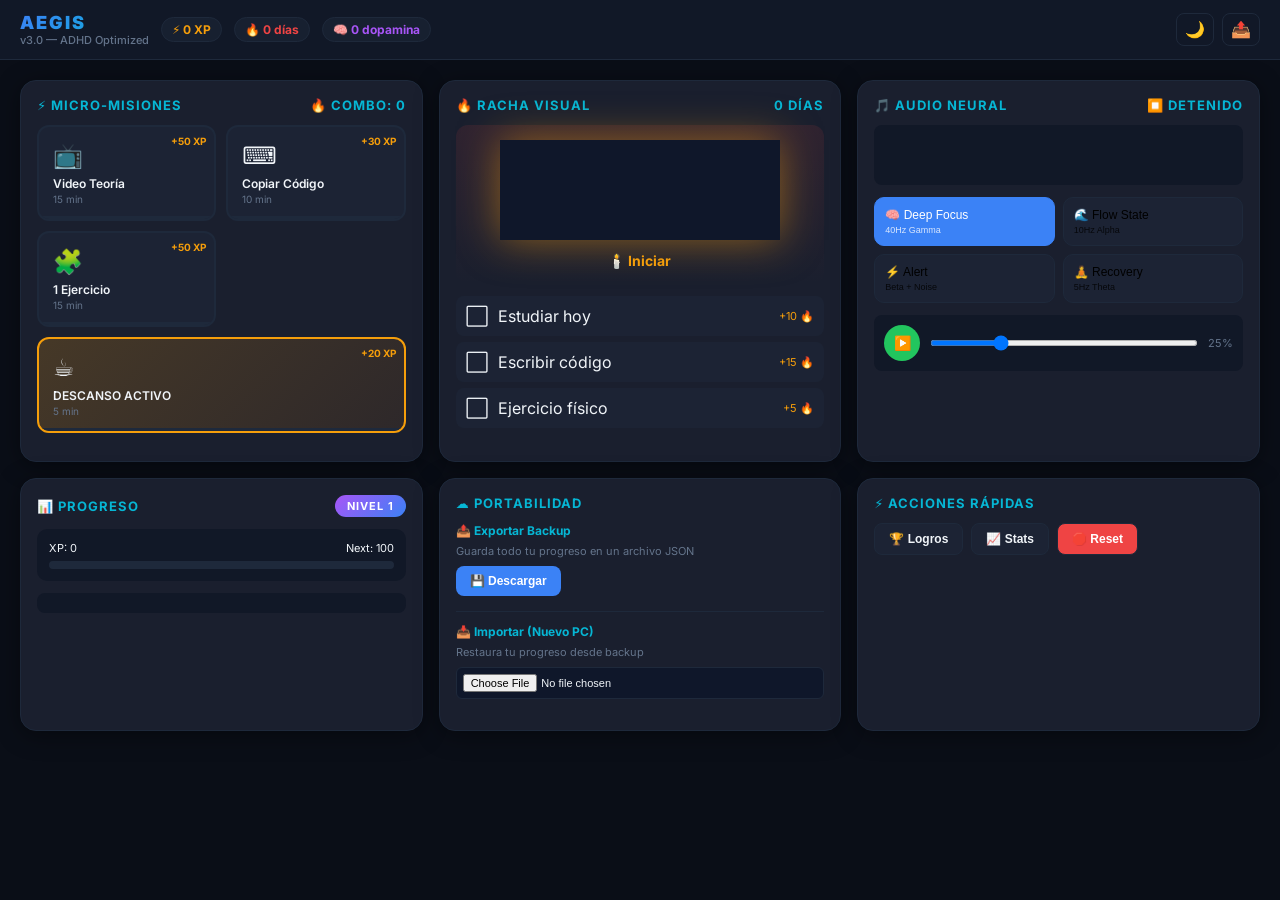
<file: aegis/archive/versions/aegis-v3-ADHD.html>
<!DOCTYPE html>
<html lang="es" data-theme="dark">
<head>
<meta charset="UTF-8">
<meta name="viewport" content="width=device-width,initial-scale=1.0">
<title>AEGIS v3.0 — ADHD Optimized</title>
<link rel="preconnect" href="https://fonts.googleapis.com">
<link href="https://fonts.googleapis.com/css2?family=Inter:wght@400;500;600;700;800;900&family=JetBrains+Mono:wght@400;600&display=swap" rel="stylesheet">
<style>
*,*::before,*::after{box-sizing:border-box;margin:0;padding:0}
:root{--font-sans:'Inter',system-ui,-apple-system,sans-serif;--font-mono:'JetBrains Mono',monospace}
[data-theme="dark"]{
  --bg-primary:#0a0e17;--bg-secondary:#111827;--bg-card:#1a1f2e;
  --bg-chat-user:#2563eb22;--bg-chat-bot:#1e293b;
  --text-primary:#f1f5f9;--text-secondary:#94a3b8;--text-muted:#64748b;
  --accent-blue:#3b82f6;--accent-green:#22c55e;--accent-gold:#f59e0b;
  --accent-red:#ef4444;--accent-purple:#a855f7;--accent-cyan:#06b6d4;
  --border:#1e293b;--glass:rgba(30,41,59,0.5);
  --shadow:0 4px 24px rgba(0,0,0,0.4);
  --glow-blue:0 0 20px rgba(59,130,246,0.15);
  --input-bg:#0f172a;--scrollbar:#334155;
}
[data-theme="light"]{
  --bg-primary:#f8fafc;--bg-secondary:#f1f5f9;--bg-card:#ffffff;
  --bg-chat-user:#eff6ff;--bg-chat-bot:#f1f5f9;
  --text-primary:#0f172a;--text-secondary:#475569;--text-muted:#94a3b8;
  --accent-blue:#2563eb;--accent-green:#16a34a;--accent-gold:#d97706;
  --accent-red:#dc2626;--accent-purple:#9333ea;--accent-cyan:#0891b2;
  --border:#e2e8f0;--glass:rgba(241,245,249,0.8);
  --shadow:0 4px 24px rgba(0,0,0,0.08);
  --glow-blue:0 0 20px rgba(37,99,235,0.08);
  --input-bg:#ffffff;--scrollbar:#cbd5e1;
}
html,body{height:100%;overflow:hidden}
body{font-family:var(--font-sans);background:var(--bg-primary);color:var(--text-primary);display:flex;flex-direction:column;transition:background .3s,color .3s;}

/* ═══════════════════════════════════════════════════════════
   MAIN LAYOUT
   ═══════════════════════════════════════════════════════════ */
.main-layout{display:flex;flex:1;overflow:hidden;height:100%;}
.dashboard-area{flex:1;padding:20px;overflow-y:auto;display:flex;flex-direction:column;gap:16px;}
.dashboard-grid{display:grid;grid-template-columns:repeat(auto-fit,minmax(320px,1fr));gap:16px;}

/* ═══════════════════════════════════════════════════════════
   HEADER
   ═══════════════════════════════════════════════════════════ */
.header{display:flex;align-items:center;justify-content:space-between;padding:12px 20px;background:var(--bg-secondary);border-bottom:1px solid var(--border);flex-shrink:0;backdrop-filter:blur(12px);z-index:10;}
.header-left{display:flex;align-items:center;gap:12px}
.logo{font-size:18px;font-weight:900;letter-spacing:2px;background:linear-gradient(135deg,var(--accent-blue),var(--accent-cyan));-webkit-background-clip:text;-webkit-text-fill-color:transparent;background-clip:text;}
.logo-sub{font-size:11px;color:var(--text-muted);font-weight:500}
.badge{display:inline-flex;align-items:center;gap:4px;padding:4px 10px;border-radius:20px;font-size:12px;font-weight:700;background:var(--glass);border:1px solid var(--border);}
.badge-xp{color:var(--accent-gold)}
.badge-streak{color:var(--accent-red)}
.badge-dopamine{color:var(--accent-purple)}
.header-right{display:flex;align-items:center;gap:8px}
.icon-btn{background:none;border:1px solid var(--border);border-radius:8px;color:var(--text-secondary);cursor:pointer;padding:6px 8px;font-size:16px;transition:all .2s;}
.icon-btn:hover{background:var(--glass);color:var(--text-primary);transform:scale(1.05)}

/* ═══════════════════════════════════════════════════════════
   WIDGETS BASE
   ═══════════════════════════════════════════════════════════ */
.widget{background:var(--bg-card);border:1px solid var(--border);border-radius:16px;padding:16px;box-shadow:var(--shadow);transition:all 0.3s;}
.widget:hover{box-shadow:0 8px 32px rgba(0,0,0,0.5);}
.widget-title{font-size:13px;font-weight:700;color:var(--accent-cyan);text-transform:uppercase;letter-spacing:1px;margin-bottom:12px;display:flex;align-items:center;justify-content:space-between;}

/* ═══════════════════════════════════════════════════════════
   MICRO-MISIONES — ADHD CHUNKING
   ═══════════════════════════════════════════════════════════ */
.missions-grid{display:grid;grid-template-columns:1fr 1fr;gap:10px;}
.mission-card{background:var(--glass);border:2px solid var(--border);border-radius:12px;padding:14px;cursor:pointer;transition:all 0.3s;position:relative;overflow:hidden;}
.mission-card:hover{border-color:var(--accent-blue);transform:scale(1.02);}
.mission-card.active{border-color:var(--accent-green);background:rgba(34,197,94,0.1);animation:missionPulse 2s infinite;}
.mission-card.completed{border-color:var(--accent-gold);opacity:0.7;}
.mission-card.rest-mode{grid-column:span 2;background:linear-gradient(135deg,rgba(245,158,11,0.2),rgba(217,119,6,0.1));border-color:var(--accent-gold);}
@keyframes missionPulse{0%,100%{box-shadow:0 0 0 0 rgba(34,197,94,0.4);}50%{box-shadow:0 0 20px 5px rgba(34,197,94,0.2);}}
.mission-icon{font-size:24px;margin-bottom:6px;}
.mission-title{font-size:12px;font-weight:600;margin-bottom:2px;}
.mission-time{font-size:10px;color:var(--text-muted);}
.mission-reward{position:absolute;top:8px;right:8px;font-size:10px;color:var(--accent-gold);font-weight:700;}
.mission-progress-bar{position:absolute;bottom:0;left:0;right:0;height:3px;background:var(--border);}
.progress-fill{height:100%;width:0%;background:var(--accent-green);transition:width 0.5s linear;}
.combo-counter{text-align:center;margin-top:12px;font-size:16px;font-weight:700;color:var(--accent-gold);}

/* ═══════════════════════════════════════════════════════════
   STREAK VISUALIZER
   ═══════════════════════════════════════════════════════════ */
.flame-container{text-align:center;padding:15px;background:linear-gradient(180deg,rgba(239,68,68,0.1),transparent);border-radius:12px;margin-bottom:12px;}
#flameCanvas{filter:drop-shadow(0 0 20px rgba(245,158,11,0.5));}
.flame-intensity{margin-top:8px;font-weight:700;color:var(--accent-gold);font-size:14px;}
.daily-checklist{display:flex;flex-direction:column;gap:6px;}
.check-item{display:flex;align-items:center;gap:10px;padding:10px;background:var(--glass);border-radius:8px;cursor:pointer;transition:all 0.2s;}
.check-item:hover{background:var(--bg-card);}
.check-item.completed{background:rgba(34,197,94,0.2);}
.check-item.completed .check-box{color:var(--accent-green);}
.check-box{font-size:16px;}
.check-reward{margin-left:auto;font-size:11px;color:var(--accent-gold);}

/* ═══════════════════════════════════════════════════════════
   AUDIO WIDGET
   ═══════════════════════════════════════════════════════════ */
.music-widget{background:linear-gradient(135deg,var(--bg-card),#1a1f2e);}
.music-visualizer{background:var(--bg-secondary);border-radius:8px;margin:10px 0;padding:5px;height:60px;display:flex;align-items:center;justify-content:center;}
#audioCanvas{width:100%;height:50px;}
.music-presets{display:grid;grid-template-columns:1fr 1fr;gap:8px;margin:12px 0;}
.preset-btn{background:var(--glass);border:1px solid var(--border);border-radius:10px;padding:10px;cursor:pointer;transition:all 0.2s;text-align:left;font-size:12px;}
.preset-btn:hover{border-color:var(--accent-blue);}
.preset-btn.active{background:var(--accent-blue);border-color:var(--accent-blue);color:white;}
.preset-btn small{display:block;font-size:9px;opacity:0.8;margin-top:3px;}
.music-controls{display:flex;align-items:center;gap:10px;padding:10px;background:var(--bg-secondary);border-radius:8px;}
.btn-icon{width:36px;height:36px;border-radius:50%;border:none;background:var(--accent-green);cursor:pointer;font-size:14px;transition:transform 0.2s;}
.btn-icon:hover{transform:scale(1.1);}
#volumeSlider{flex:1;height:6px;}

/* ═══════════════════════════════════════════════════════════
   XP & PROGRESS
   ═══════════════════════════════════════════════════════════ */
.xp-bar-container{background:var(--bg-secondary);border-radius:10px;padding:12px;margin-top:10px;}
.xp-bar-header{display:flex;justify-content:space-between;font-size:11px;margin-bottom:6px;}
.xp-bar{background:var(--border);border-radius:20px;height:8px;overflow:hidden;}
.xp-fill{background:linear-gradient(90deg,var(--accent-blue),var(--accent-cyan));height:100%;width:0%;transition:width 0.5s;}
.level-badge{display:inline-flex;align-items:center;gap:6px;padding:4px 12px;background:linear-gradient(135deg,var(--accent-purple),var(--accent-blue));border-radius:20px;font-size:11px;font-weight:700;color:white;}

/* ═══════════════════════════════════════════════════════════
   SYNC WIDGET
   ═══════════════════════════════════════════════════════════ */
.sync-section{margin-bottom:15px;}
.sync-section h4{font-size:12px;margin-bottom:6px;color:var(--accent-cyan);}
.sync-section p{font-size:11px;color:var(--text-muted);margin-bottom:8px;}
.btn{display:inline-flex;align-items:center;gap:6px;padding:8px 14px;border-radius:8px;font-size:12px;font-weight:600;border:none;cursor:pointer;transition:all .2s;}
.btn-primary{background:var(--accent-blue);color:#fff;}
.btn-primary:hover{background:#2563eb;}
.btn-secondary{background:var(--glass);color:var(--text-primary);border:1px solid var(--border);}
.btn-secondary:hover{background:var(--bg-card);}
input[type="file"]{padding:6px;font-size:11px;background:var(--input-bg);border:1px solid var(--border);border-radius:6px;color:var(--text-primary);width:100%;}

/* ═══════════════════════════════════════════════════════════
   ACHIEVEMENT POPUP
   ═══════════════════════════════════════════════════════════ */
.achievement-popup{position:fixed;top:20px;right:20px;background:linear-gradient(135deg,#1a1f2e,#0f172a);border:2px solid var(--accent-gold);border-radius:16px;padding:16px;display:flex;align-items:center;gap:12px;z-index:10000;animation:achievementSlide 0.5s ease-out;box-shadow:0 10px 40px rgba(245,158,11,0.3);max-width:300px;}
@keyframes achievementSlide{from{transform:translateX(400px);opacity:0;}to{transform:translateX(0);opacity:1;}}
@keyframes achievementSlideOut{from{transform:translateX(0);opacity:1;}to{transform:translateX(400px);opacity:0;}}
.achievement-icon{font-size:36px;}
.achievement-title{font-size:9px;color:var(--accent-gold);letter-spacing:1px;text-transform:uppercase;}
.achievement-name{font-size:15px;font-weight:700;margin:2px 0;}
.achievement-desc{font-size:11px;color:var(--text-muted);}
.achievement-xp{font-size:13px;color:var(--accent-green);font-weight:700;margin-top:4px;}

/* ═══════════════════════════════════════════════════════════
   DOPAMINE HIT ANIMATION
   ═══════════════════════════════════════════════════════════ */
.dopamine-hit{position:fixed;top:50%;left:50%;transform:translate(-50%,-50%);font-size:48px;font-weight:700;color:var(--accent-gold);text-shadow:0 0 30px rgba(245,158,11,0.8);z-index:10000;animation:dopamineFloat 1.5s ease-out forwards;pointer-events:none;text-align:center;}
.dopamine-hit small{display:block;font-size:18px;margin-top:10px;}
@keyframes dopamineFloat{0%{transform:translate(-50%,-50%) scale(0.5);opacity:0;}20%{transform:translate(-50%,-60%) scale(1.2);opacity:1;}100%{transform:translate(-50%,-100%) scale(1);opacity:0;}}

/* ═══════════════════════════════════════════════════════════
   VECTOR GRID
   ═══════════════════════════════════════════════════════════ */
.vector-grid-container{display:flex;flex-wrap:wrap;gap:3px;padding:10px;background:var(--bg-secondary);border-radius:8px;}
.vector-dot{width:10px;height:10px;border-radius:2px;background:var(--border);transition:all 0.3s;}
.vector-dot.done{background:var(--accent-green);box-shadow:0 0 6px rgba(34,197,94,0.4);}
.vector-dot.current{background:var(--accent-cyan);box-shadow:0 0 8px rgba(6,182,212,0.6);animation:pulseDot 1.5s infinite;}
.vector-dot.rest{background:var(--accent-gold);}
@keyframes pulseDot{0%{transform:scale(1);opacity:1;}50%{transform:scale(1.2);opacity:0.8;}100%{transform:scale(1);opacity:1;}}

/* ═══════════════════════════════════════════════════════════
   RESPONSIVE
   ═══════════════════════════════════════════════════════════ */
@media(max-width:768px){.dashboard-grid{grid-template-columns:1fr;}.header{padding:10px 14px;}.logo{font-size:15px;}}
</style>
</head>
<body>

<!-- ═══════════════════════════════════════════════════════════
     HEADER
     ═══════════════════════════════════════════════════════════ -->
<header class="header">
  <div class="header-left">
    <div>
      <div class="logo">AEGIS</div>
      <div class="logo-sub">v3.0 — ADHD Optimized</div>
    </div>
    <span class="badge badge-xp" id="badge-xp">⚡ 0 XP</span>
    <span class="badge badge-streak" id="badge-streak">🔥 0 días</span>
    <span class="badge badge-dopamine" id="badge-dopamine">🧠 0 dopamina</span>
  </div>
  <div class="header-right">
    <button class="icon-btn" onclick="toggleTheme()" title="Tema">🌙</button>
    <button class="icon-btn" onclick="exportAll()" title="Exportar">📤</button>
  </div>
</header>

<!-- ═══════════════════════════════════════════════════════════
     MAIN DASHBOARD
     ═══════════════════════════════════════════════════════════ -->
<div class="main-layout">
  <div class="dashboard-area">
    <div class="dashboard-grid">
      
      <!-- MICRO-MISIONES -->
      <div class="widget">
        <div class="widget-title">
          ⚡ Micro-Misiones
          <span id="comboDisplay">🔥 Combo: 0</span>
        </div>
        <div class="missions-grid">
          <div class="mission-card" id="mission1" onclick="startMission(1)">
            <div class="mission-icon">📺</div>
            <div class="mission-title">Video Teoría</div>
            <div class="mission-time">15 min</div>
            <div class="mission-reward">+50 XP</div>
            <div class="mission-progress-bar"><div class="progress-fill" id="progress1"></div></div>
          </div>
          <div class="mission-card" id="mission2" onclick="startMission(2)">
            <div class="mission-icon">⌨️</div>
            <div class="mission-title">Copiar Código</div>
            <div class="mission-time">10 min</div>
            <div class="mission-reward">+30 XP</div>
            <div class="mission-progress-bar"><div class="progress-fill" id="progress2"></div></div>
          </div>
          <div class="mission-card" id="mission3" onclick="startMission(3)">
            <div class="mission-icon">🧩</div>
            <div class="mission-title">1 Ejercicio</div>
            <div class="mission-time">15 min</div>
            <div class="mission-reward">+50 XP</div>
            <div class="mission-progress-bar"><div class="progress-fill" id="progress3"></div></div>
          </div>
          <div class="mission-card rest-mode" id="mission4" onclick="startMission(4)">
            <div class="mission-icon">☕</div>
            <div class="mission-title">DESCANSO ACTIVO</div>
            <div class="mission-time">5 min</div>
            <div class="mission-reward">+20 XP</div>
            <div class="mission-progress-bar"><div class="progress-fill" id="progress4"></div></div>
          </div>
        </div>
        <div class="combo-counter" id="comboCounter"></div>
      </div>

      <!-- STREAK VISUALIZER -->
      <div class="widget">
        <div class="widget-title">
          🔥 Racha Visual
          <span id="streakNumber">0 días</span>
        </div>
        <div class="flame-container">
          <canvas id="flameCanvas" width="280" height="100"></canvas>
          <div class="flame-intensity" id="flameIntensity">🕯️ Iniciar</div>
        </div>
        <div class="daily-checklist">
          <div class="check-item" data-task="study" onclick="toggleDailyTask('study')">
            <span class="check-box">⬜</span>
            <span>Estudiar hoy</span>
            <span class="check-reward">+10 🔥</span>
          </div>
          <div class="check-item" data-task="code" onclick="toggleDailyTask('code')">
            <span class="check-box">⬜</span>
            <span>Escribir código</span>
            <span class="check-reward">+15 🔥</span>
          </div>
          <div class="check-item" data-task="exercise" onclick="toggleDailyTask('exercise')">
            <span class="check-box">⬜</span>
            <span>Ejercicio físico</span>
            <span class="check-reward">+5 🔥</span>
          </div>
        </div>
      </div>

      <!-- AUDIO NEURAL -->
      <div class="widget music-widget">
        <div class="widget-title">
          🎵 Audio Neural
          <span id="musicStatus">⏹️ Detenido</span>
        </div>
        <div class="music-visualizer">
          <canvas id="audioCanvas" width="280" height="50"></canvas>
        </div>
        <div class="music-presets">
          <button class="preset-btn active" data-preset="deep_focus" onclick="playPreset('deep_focus')">
            🧠 Deep Focus
            <small>40Hz Gamma</small>
          </button>
          <button class="preset-btn" data-preset="flow_state" onclick="playPreset('flow_state')">
            🌊 Flow State
            <small>10Hz Alpha</small>
          </button>
          <button class="preset-btn" data-preset="alert_study" onclick="playPreset('alert_study')">
            ⚡ Alert
            <small>Beta + Noise</small>
          </button>
          <button class="preset-btn" data-preset="recovery" onclick="playPreset('recovery')">
            🧘 Recovery
            <small>5Hz Theta</small>
          </button>
        </div>
        <div class="music-controls">
          <button class="btn-icon" onclick="toggleMusic()" id="playPauseBtn">▶️</button>
          <input type="range" min="0" max="100" value="25" id="volumeSlider" onchange="setVolume(this.value/100)">
          <span style="font-size:11px;color:var(--text-muted);">25%</span>
        </div>
      </div>

      <!-- PROGRESS & LEVEL -->
      <div class="widget">
        <div class="widget-title">
          📊 Progreso
          <span class="level-badge" id="levelBadge">Nivel 1</span>
        </div>
        <div class="xp-bar-container">
          <div class="xp-bar-header">
            <span>XP: <span id="xpCurrent">0</span></span>
            <span>Next: <span id="xpNext">100</span></span>
          </div>
          <div class="xp-bar">
            <div class="xp-fill" id="xpFill"></div>
          </div>
        </div>
        <div class="vector-grid-container" id="vectorGrid" style="margin-top:12px;"></div>
      </div>

      <!-- SYNC & PORTABILITY -->
      <div class="widget">
        <div class="widget-title">☁️ Portabilidad</div>
        <div class="sync-section">
          <h4>📤 Exportar Backup</h4>
          <p>Guarda todo tu progreso en un archivo JSON</p>
          <button class="btn btn-primary" onclick="exportAll()">💾 Descargar</button>
          <div id="exportInfo" style="margin-top:8px;font-size:11px;color:var(--text-muted);"></div>
        </div>
        <div class="sync-section" style="border-top:1px solid var(--border);padding-top:12px;">
          <h4>📥 Importar (Nuevo PC)</h4>
          <p>Restaura tu progreso desde backup</p>
          <input type="file" id="importFile" accept=".json" onchange="importAll(this)">
          <div id="importInfo" style="margin-top:8px;font-size:11px;"></div>
        </div>
      </div>

      <!-- QUICK ACTIONS -->
      <div class="widget">
        <div class="widget-title">⚡ Acciones Rápidas</div>
        <div style="display:flex;flex-wrap:wrap;gap:8px;">
          <button class="btn btn-secondary" onclick="showAchievements()">🏆 Logros</button>
          <button class="btn btn-secondary" onclick="showStats()">📈 Stats</button>
          <button class="btn btn-secondary" style="background:var(--accent-red);color:white;" onclick="hardReset()">🛑 Reset</button>
        </div>
      </div>

    </div>
  </div>
</div>

<!-- ═══════════════════════════════════════════════════════════
     JAVASCRIPT ENGINE
     ═══════════════════════════════════════════════════════════ -->
<script>
// ═══════════════════════════════════════════════════════════
// STATE MANAGEMENT
// ═══════════════════════════════════════════════════════════
const DEFAULT_STATE = {
  xp: 0, streak: 0, level: 1, combo: 0,
  achievements: [], dailyTasks: { study: false, code: false, exercise: false },
  musicPreferences: { currentPlaylist: 'deep_focus', volume: 0.25 },
  theme: 'dark'
};

let STATE = JSON.parse(localStorage.getItem('aegis_v3_state') || 'null') || { ...DEFAULT_STATE };

function save() {
  localStorage.setItem('aegis_v3_state', JSON.stringify(STATE));
  updateUI();
}

function updateUI() {
  document.getElementById('badge-xp').textContent = `⚡ ${STATE.xp} XP`;
  document.getElementById('badge-streak').textContent = `🔥 ${STATE.streak} días`;
  document.getElementById('badge-dopamine').textContent = `🧠 ${Math.floor(STATE.xp / 100)} dopamina`;
  document.getElementById('streakNumber').textContent = `${STATE.streak} días`;
  document.getElementById('comboDisplay').textContent = `🔥 Combo: ${STATE.combo}`;
  document.getElementById('levelBadge').textContent = `Nivel ${STATE.level}`;
  document.getElementById('xpCurrent').textContent = STATE.xp;
  document.getElementById('xpNext').textContent = STATE.level * 100;
  document.getElementById('xpFill').style.width = `${(STATE.xp % 100)}%`;
  renderFlame();
  updateChecklist();
}

// ═══════════════════════════════════════════════════════════
// AUDIO ENGINE — Real Binaural Beats
// ═══════════════════════════════════════════════════════════
class AegisAudioEngine {
  constructor() {
    this.ctx = null;
    this.oscillators = [];
    this.gainNodes = [];
    this.isPlaying = false;
    this.currentPreset = 'deep_focus';
    this.volume = 0.25;
  }

  init() {
    if (!this.ctx) {
      this.ctx = new (window.AudioContext || window.webkitAudioContext)();
    }
  }

  playDeepFocus() {
    this.init();
    this.stop();
    const baseFreq = 200;
    const beatFreq = 40;
    
    const oscL = this.ctx.createOscillator();
    const gainL = this.ctx.createGain();
    oscL.type = 'sine';
    oscL.frequency.value = baseFreq;
    gainL.gain.value = this.volume * 0.5;
    
    const oscR = this.ctx.createOscillator();
    const gainR = this.ctx.createGain();
    oscR.type = 'sine';
    oscR.frequency.value = baseFreq + beatFreq;
    gainR.gain.value = this.volume * 0.5;
    
    const pannerL = this.ctx.createStereoPanner();
    const pannerR = this.ctx.createStereoPanner();
    pannerL.pan.value = -1;
    pannerR.pan.value = 1;
    
    oscL.connect(gainL).connect(pannerL).connect(this.ctx.destination);
    oscR.connect(gainR).connect(pannerR).connect(this.ctx.destination);
    
    oscL.start();
    oscR.start();
    
    this.oscillators = [oscL, oscR];
    this.gainNodes = [gainL, gainR];
    this.isPlaying = true;
    this.currentPreset = 'deep_focus';
  }

  playFlowState() {
    this.init();
    this.stop();
    
    const osc1 = this.ctx.createOscillator();
    const osc2 = this.ctx.createOscillator();
    const gain = this.ctx.createGain();
    
    osc1.type = 'sine';
    osc1.frequency.value = 100;
    osc2.type = 'triangle';
    osc2.frequency.value = 110;
    gain.gain.value = this.volume * 0.3;
    
    osc1.connect(gain);
    osc2.connect(gain);
    gain.connect(this.ctx.destination);
    
    osc1.start();
    osc2.start();
    
    this.oscillators = [osc1, osc2];
    this.gainNodes = [gain];
    this.isPlaying = true;
    this.currentPreset = 'flow_state';
  }

  playAlertStudy() {
    this.init();
    this.stop();
    
    const osc = this.ctx.createOscillator();
    const gain = this.ctx.createGain();
    osc.type = 'sine';
    osc.frequency.value = 300;
    gain.gain.value = this.volume * 0.15;
    
    // Simple noise
    const bufferSize = this.ctx.sampleRate * 2;
    const buffer = this.ctx.createBuffer(1, bufferSize, this.ctx.sampleRate);
    const data = buffer.getChannelData(0);
    for (let i = 0; i < bufferSize; i++) {
      data[i] = (Math.random() * 2 - 1) * 0.1;
    }
    const noise = this.ctx.createBufferSource();
    noise.buffer = buffer;
    noise.loop = true;
    const noiseGain = this.ctx.createGain();
    noiseGain.gain.value = this.volume * 0.1;
    
    osc.connect(gain).connect(this.ctx.destination);
    noise.connect(noiseGain).connect(this.ctx.destination);
    
    osc.start();
    noise.start();
    
    this.oscillators = [osc, noise];
    this.gainNodes = [gain, noiseGain];
    this.isPlaying = true;
    this.currentPreset = 'alert_study';
  }

  playRecovery() {
    this.init();
    this.stop();
    
    const osc = this.ctx.createOscillator();
    const gain = this.ctx.createGain();
    osc.type = 'sine';
    osc.frequency.setValueAtTime(80, this.ctx.currentTime);
    osc.frequency.exponentialRampToValueAtTime(40, this.ctx.currentTime + 300);
    gain.gain.value = this.volume * 0.4;
    
    osc.connect(gain).connect(this.ctx.destination);
    osc.start();
    
    this.oscillators = [osc];
    this.gainNodes = [gain];
    this.isPlaying = true;
    this.currentPreset = 'recovery';
  }

  stop() {
    this.oscillators.forEach(osc => {
      try { osc.stop(); osc.disconnect(); } catch(e) {}
    });
    this.gainNodes.forEach(gain => gain.disconnect());
    this.oscillators = [];
    this.gainNodes = [];
    this.isPlaying = false;
  }

  setVolume(vol) {
    this.volume = Math.max(0, Math.min(1, vol));
    this.gainNodes.forEach(gain => {
      gain.gain.value = this.volume * (gain.gain.value > 0.2 ? 0.4 : 0.2);
    });
  }
}

const AudioEngine = new AegisAudioEngine();

// ═══════════════════════════════════════════════════════════
// MUSIC CONTROLS
// ═══════════════════════════════════════════════════════════
function playPreset(preset) {
  document.querySelectorAll('.preset-btn').forEach(btn => {
    btn.classList.toggle('active', btn.dataset.preset === preset);
  });
  
  switch(preset) {
    case 'deep_focus': AudioEngine.playDeepFocus(); break;
    case 'flow_state': AudioEngine.playFlowState(); break;
    case 'alert_study': AudioEngine.playAlertStudy(); break;
    case 'recovery': AudioEngine.playRecovery(); break;
  }
  
  document.getElementById('musicStatus').textContent = '🔊 ' + preset.replace('_', ' ');
  document.getElementById('playPauseBtn').textContent = '⏸️';
  STATE.musicPreferences.currentPlaylist = preset;
  startVisualizer();
  save();
}

function toggleMusic() {
  if (AudioEngine.isPlaying) {
    AudioEngine.stop();
    document.getElementById('musicStatus').textContent = '⏹️ Detenido';
    document.getElementById('playPauseBtn').textContent = '▶️';
    stopVisualizer();
  } else {
    playPreset(STATE.musicPreferences.currentPlaylist || 'deep_focus');
  }
}

function setVolume(vol) {
  AudioEngine.setVolume(vol);
  STATE.musicPreferences.volume = vol;
  save();
}

// Visualizer
let visualizerId;
function startVisualizer() {
  const canvas = document.getElementById('audioCanvas');
  const ctx = canvas.getContext('2d');
  
  function draw() {
    ctx.fillStyle = '#0f172a';
    ctx.fillRect(0, 0, canvas.width, canvas.height);
    
    const colors = {
      deep_focus: '#3b82f6',
      flow_state: '#22c55e',
      alert_study: '#f59e0b',
      recovery: '#a855f7'
    };
    
    ctx.strokeStyle = colors[AudioEngine.currentPreset] || '#3b82f6';
    ctx.lineWidth = 2;
    ctx.beginPath();
    
    const time = Date.now() / 1000;
    const freq = AudioEngine.currentPreset === 'deep_focus' ? 40 : 10;
    
    for (let x = 0; x < canvas.width; x += 2) {
      const y = canvas.height / 2 + Math.sin(x * 0.05 + time * freq) * 15 * (AudioEngine.isPlaying ? 1 : 0.1);
      if (x === 0) ctx.moveTo(x, y);
      else ctx.lineTo(x, y);
    }
    ctx.stroke();
    
    visualizerId = requestAnimationFrame(draw);
  }
  draw();
}

function stopVisualizer() {
  cancelAnimationFrame(visualizerId);
}

// ═══════════════════════════════════════════════════════════
// MICRO-MISSIONS SYSTEM
// ═══════════════════════════════════════════════════════════
let activeMission = null;
let missionTimer = null;

const MISSIONS = {
  1: { duration: 15 * 60, xp: 50, name: 'Video Teoría' },
  2: { duration: 10 * 60, xp: 30, name: 'Copiar Código' },
  3: { duration: 15 * 60, xp: 50, name: 'Ejercicio' },
  4: { duration: 5 * 60, xp: 20, name: 'Descanso', rest: true }
};

function startMission(id) {
  if (activeMission) endMission(false);
  
  activeMission = id;
  const card = document.getElementById(`mission${id}`);
  card.classList.add('active');
  
  const mission = MISSIONS[id];
  let elapsed = 0;
  
  if (mission.rest) {
    playPreset('recovery');
  } else if (!AudioEngine.isPlaying) {
    playPreset('deep_focus');
  }
  
  showDopamineHit('🚀', '¡Misión iniciada!');
  
  missionTimer = setInterval(() => {
    elapsed++;
    const progress = (elapsed / mission.duration) * 100;
    document.getElementById(`progress${id}`).style.width = `${progress}%`;
    
    if (elapsed >= mission.duration) {
      endMission(true);
    }
  }, 1000);
}

function endMission(completed) {
  if (!activeMission) return;
  
  clearInterval(missionTimer);
  const card = document.getElementById(`mission${activeMission}`);
  card.classList.remove('active');
  
  const mission = MISSIONS[activeMission];
  
  if (completed) {
    card.classList.add('completed');
    addXP(mission.xp);
    STATE.combo++;
    
    playSuccessSound();
    showDopamineHit('✨', `+${mission.xp} XP`);
    
    if (STATE.combo >= 3) {
      const bonus = STATE.combo * 10;
      addXP(bonus);
      setTimeout(() => showDopamineHit('🔥', `Combo x${STATE.combo}! +${bonus}`), 500);
    }
    
    if (mission.rest) {
      AudioEngine.stop();
      document.getElementById('musicStatus').textContent = '⏹️ Detenido';
      document.getElementById('playPauseBtn').textContent = '▶️';
    }
    
    checkAchievements();
  } else {
    STATE.combo = 0;
  }
  
  document.getElementById('comboCounter').textContent = '';
  document.getElementById(`progress${activeMission}`).style.width = '0%';
  activeMission = null;
  save();
}

function addXP(amount) {
  STATE.xp += amount;
  const newLevel = Math.floor(STATE.xp / 100) + 1;
  if (newLevel > STATE.level) {
    STATE.level = newLevel;
    showAchievementPopup({
      icon: '🎉',
      name: `¡Nivel ${newLevel}!`,
      desc: 'Subiste de nivel',
      xp: 0
    });
  }
  save();
}

// ═══════════════════════════════════════════════════════════
// STREAK & DAILY TASKS
// ═══════════════════════════════════════════════════════════
function toggleDailyTask(task) {
  const item = document.querySelector(`[data-task="${task}"]`);
  const isCompleted = !STATE.dailyTasks[task];
  STATE.dailyTasks[task] = isCompleted;
  
  item.classList.toggle('completed', isCompleted);
  item.querySelector('.check-box').textContent = isCompleted ? '✅' : '⬜';
  
  if (isCompleted) {
    const rewards = { study: 10, code: 15, exercise: 5 };
    STATE.streak += rewards[task];
    showDopamineHit('🔥', `+${rewards[task]} racha!`);
    save();
  }
}

function updateChecklist() {
  Object.entries(STATE.dailyTasks).forEach(([task, completed]) => {
    const item = document.querySelector(`[data-task="${task}"]`);
    if (item) {
      item.classList.toggle('completed', completed);
      item.querySelector('.check-box').textContent = completed ? '✅' : '⬜';
    }
  });
}

// ═══════════════════════════════════════════════════════════
// FLAME ANIMATION
// ═══════════════════════════════════════════════════════════
function renderFlame() {
  const canvas = document.getElementById('flameCanvas');
  if (!canvas) return;
  const ctx = canvas.getContext('2d');
  
  const intensity = Math.min(STATE.streak / 100, 1);
  const labels = ['🕯️ Iniciar', '🔥 Tibia', '🔥🔥 Caliente', '🔥🔥🔥 INFIERNO'];
  document.getElementById('flameIntensity').textContent = 
    labels[Math.floor(intensity * (labels.length - 1))] || labels[0];
  
  function draw() {
    ctx.fillStyle = '#0f172a';
    ctx.fillRect(0, 0, canvas.width, canvas.height);
    
    if (STATE.streak === 0) return;
    
    const particles = 15 + (intensity * 25);
    const time = Date.now() / 200;
    
    for (let i = 0; i < particles; i++) {
      const x = canvas.width / 2 + Math.sin(time + i * 0.5) * (20 + intensity * 30);
      const y = canvas.height - 10 - (i * 3) - Math.abs(Math.cos(time + i)) * 15;
      const size = (particles - i) / 8 * (0.5 + intensity);
      
      const alpha = 0.3 + (intensity * 0.5);
      if (i < particles * 0.3) {
        ctx.fillStyle = `rgba(255, 200, 100, ${alpha})`;
      } else if (i < particles * 0.7) {
        ctx.fillStyle = `rgba(245, 158, 11, ${alpha * 0.8})`;
      } else {
        ctx.fillStyle = `rgba(239, 68, 68, ${alpha * 0.6})`;
      }
      
      ctx.beginPath();
      ctx.arc(x, y, size, 0, Math.PI * 2);
      ctx.fill();
    }
    
    requestAnimationFrame(draw);
  }
  draw();
}

// ═══════════════════════════════════════════════════════════
// ACHIEVEMENTS SYSTEM
// ═══════════════════════════════════════════════════════════
const ACHIEVEMENTS = {
  first_mission: { icon: '🎯', name: 'Primera Sangre', desc: 'Completar primera misión', xp: 50 },
  combo_3: { icon: '🔥', name: 'En Racha', desc: 'Combo x3', xp: 100 },
  combo_10: { icon: '⚡', name: 'Imparable', desc: 'Combo x10', xp: 500 },
  level_5: { icon: '🎓', name: 'Estudiante', desc: 'Alcanzar nivel 5', xp: 200 },
  level_10: { icon: '🏆', name: 'Experto', desc: 'Alcanzar nivel 10', xp: 1000 },
  streak_7: { icon: '🌟', name: 'Semana Perfecta', desc: '7 días seguidos', xp: 300 },
  streak_30: { icon: '👑', name: 'Mes de Acero', desc: '30 días seguidos', xp: 1000 }
};

function checkAchievements() {
  const checks = [
    ['first_mission', () => STATE.xp >= 50],
    ['combo_3', () => STATE.combo >= 3],
    ['combo_10', () => STATE.combo >= 10],
    ['level_5', () => STATE.level >= 5],
    ['level_10', () => STATE.level >= 10],
    ['streak_7', () => STATE.streak >= 70],
    ['streak_30', () => STATE.streak >= 300]
  ];
  
  checks.forEach(([id, check]) => {
    if (check() && !STATE.achievements.includes(id)) {
      unlockAchievement(id);
    }
  });
}

function unlockAchievement(id) {
  const ach = ACHIEVEMENTS[id];
  if (!ach || STATE.achievements.includes(id)) return;
  
  STATE.achievements.push(id);
  addXP(ach.xp);
  showAchievementPopup(ach);
  playSuccessSound();
  save();
}

function showAchievementPopup(ach) {
  const popup = document.createElement('div');
  popup.className = 'achievement-popup';
  popup.innerHTML = `
    <div class="achievement-icon">${ach.icon}</div>
    <div>
      <div class="achievement-title">¡LOGRO DESBLOQUEADO!</div>
      <div class="achievement-name">${ach.name}</div>
      <div class="achievement-desc">${ach.desc}</div>
      ${ach.xp > 0 ? `<div class="achievement-xp">+${ach.xp} XP</div>` : ''}
    </div>
  `;
  document.body.appendChild(popup);
  
  setTimeout(() => {
    popup.style.animation = 'achievementSlideOut 0.5s ease-in forwards';
    setTimeout(() => popup.remove(), 500);
  }, 4000);
}

function showAchievements() {
  const list = Object.entries(ACHIEVEMENTS).map(([id, ach]) => {
    const unlocked = STATE.achievements.includes(id);
    return `${unlocked ? '✅' : '⬛'} ${ach.icon} ${ach.name} — ${ach.desc}`;
  }).join('\n');
  
  alert('🏆 TUS LOGROS\n\n' + list + '\n\nDesbloqueados: ' + STATE.achievements.length + '/' + Object.keys(ACHIEVEMENTS).length);
}

// ═══════════════════════════════════════════════════════════
// DOPAMINE & SOUND EFFECTS
// ═══════════════════════════════════════════════════════════
function showDopamineHit(emoji, text) {
  const hit = document.createElement('div');
  hit.className = 'dopamine-hit';
  hit.innerHTML = `${emoji}<br><small>${text}</small>`;
  document.body.appendChild(hit);
  setTimeout(() => hit.remove(), 1500);
}

function playSuccessSound() {
  const ctx = new (window.AudioContext || window.webkitAudioContext)();
  const notes = [523.25, 659.25, 783.99, 1046.50];
  let i = 0;
  
  function play() {
    if (i >= notes.length) return;
    const osc = ctx.createOscillator();
    const gain = ctx.createGain();
    osc.frequency.value = notes[i];
    osc.type = i === notes.length - 1 ? 'square' : 'sine';
    gain.gain.value = 0.1;
    gain.gain.exponentialRampToValueAtTime(0.001, ctx.currentTime + 0.3);
    osc.connect(gain).connect(ctx.destination);
    osc.start();
    osc.stop(ctx.currentTime + 0.3);
    i++;
    setTimeout(play, 120);
  }
  play();
}

// ═══════════════════════════════════════════════════════════
// SYNC & PORTABILITY
// ═══════════════════════════════════════════════════════════
function exportAll() {
  const data = {
    version: '3.0',
    timestamp: new Date().toISOString(),
    state: STATE,
    stats: {
      totalXP: STATE.xp,
      level: STATE.level,
      streak: STATE.streak,
      achievements: STATE.achievements.length
    }
  };
  
  const blob = new Blob([JSON.stringify(data, null, 2)], { type: 'application/json' });
  const url = URL.createObjectURL(blob);
  const a = document.createElement('a');
  a.href = url;
  a.download = `aegis-v3-backup-${new Date().toISOString().split('T')[0]}.json`;
  a.click();
  
  document.getElementById('exportInfo').textContent = 
    `✅ Exportado: ${(blob.size / 1024).toFixed(1)} KB`;
}

function importAll(input) {
  const file = input.files[0];
  if (!file) return;
  
  const reader = new FileReader();
  reader.onload = (e) => {
    try {
      const data = JSON.parse(e.target.result);
      if (data.state) {
        STATE = { ...DEFAULT_STATE, ...data.state };
        save();
        document.getElementById('importInfo').innerHTML = 
          `<span style="color:var(--accent-green)">✅ Restaurado: Nivel ${STATE.level}, ${STATE.xp} XP</span>`;
        setTimeout(() => location.reload(), 1500);
      }
    } catch (err) {
      document.getElementById('importInfo').innerHTML = 
        `<span style="color:var(--accent-red)">❌ Error: ${err.message}</span>`;
    }
  };
  reader.readAsText(file);
}

// ═══════════════════════════════════════════════════════════
// UTILITIES
// ═══════════════════════════════════════════════════════════
function toggleTheme() {
  const html = document.documentElement;
  const current = html.getAttribute('data-theme') || 'dark';
  const next = current === 'dark' ? 'light' : 'dark';
  html.setAttribute('data-theme', next);
  STATE.theme = next;
  save();
}

function showStats() {
  const stats = `
📊 TUS ESTADÍSTICAS

Nivel: ${STATE.level}
XP Total: ${STATE.xp}
Racha: ${STATE.streak} días
Combo Actual: ${STATE.combo}
Logros: ${STATE.achievements.length}

Misiones completadas: ~${Math.floor(STATE.xp / 40)}
Tiempo estimado: ~${Math.floor(STATE.xp / 10)} minutos
  `;
  alert(stats);
}

function hardReset() {
  if (confirm('⚠️ ¿Borrar TODO el progreso?')) {
    STATE = { ...DEFAULT_STATE };
    localStorage.removeItem('aegis_v3_state');
    save();
    location.reload();
  }
}

// ═══════════════════════════════════════════════════════════
// INITIALIZATION
// ═══════════════════════════════════════════════════════════
window.addEventListener('DOMContentLoaded', () => {
  // Apply saved theme
  if (STATE.theme) {
    document.documentElement.setAttribute('data-theme', STATE.theme);
  }
  
  // Init UI
  updateUI();
  
  // Check for new day
  const lastActive = localStorage.getItem('aegis_last_active');
  const today = new Date().toDateString();
  if (lastActive !== today) {
    // Reset daily tasks
    STATE.dailyTasks = { study: false, code: false, exercise: false };
    save();
    localStorage.setItem('aegis_last_active', today);
  }
  
  // Welcome message for first time
  if (!lastActive) {
    setTimeout(() => {
      showDopamineHit('🎉', '¡Bienvenido a AEGIS v3.0!');
    }, 1000);
  }
});
</script>

</body>
</html>
</file>
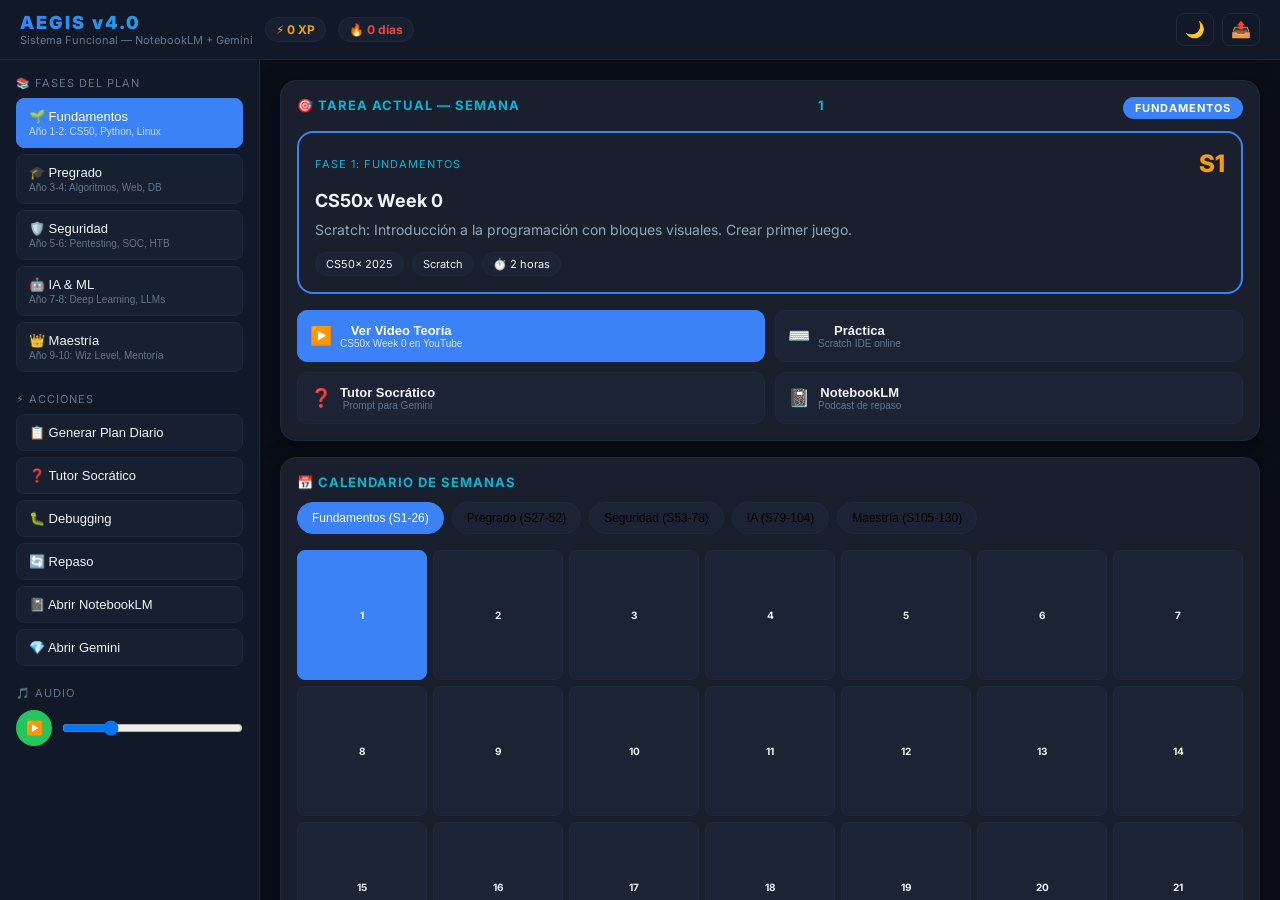
<file: aegis/archive/versions/aegis-v4-FUNCIONAL.html>
<!DOCTYPE html>
<html lang="es" data-theme="dark">
<head>
<meta charset="UTF-8">
<meta name="viewport" content="width=device-width,initial-scale=1.0">
<title>AEGIS v4.0 — Sistema Funcional</title>
<link rel="preconnect" href="https://fonts.googleapis.com">
<link href="https://fonts.googleapis.com/css2?family=Inter:wght@400;500;600;700;800;900&family=JetBrains+Mono:wght@400;600&display=swap" rel="stylesheet">
<style>
*,*::before,*::after{box-sizing:border-box;margin:0;padding:0}
:root{--font-sans:'Inter',system-ui,-apple-system,sans-serif;--font-mono:'JetBrains Mono',monospace}
[data-theme="dark"]{
  --bg-primary:#0a0e17;--bg-secondary:#111827;--bg-card:#1a1f2e;
  --text-primary:#f1f5f9;--text-secondary:#94a3b8;--text-muted:#64748b;
  --accent-blue:#3b82f6;--accent-green:#22c55e;--accent-gold:#f59e0b;
  --accent-red:#ef4444;--accent-purple:#a855f7;--accent-cyan:#06b6d4;
  --border:#1e293b;--glass:rgba(30,41,59,0.5);
  --shadow:0 4px 24px rgba(0,0,0,0.4);
}
html,body{height:100%;overflow:hidden}
body{font-family:var(--font-sans);background:var(--bg-primary);color:var(--text-primary);display:flex;flex-direction:column;}

/* HEADER */
.header{display:flex;align-items:center;justify-content:space-between;padding:12px 20px;background:var(--bg-secondary);border-bottom:1px solid var(--border);flex-shrink:0;}
.logo{font-size:18px;font-weight:900;letter-spacing:2px;background:linear-gradient(135deg,var(--accent-blue),var(--accent-cyan));-webkit-background-clip:text;-webkit-text-fill-color:transparent;}
.logo-sub{font-size:11px;color:var(--text-muted);}
.badge{display:inline-flex;align-items:center;gap:4px;padding:4px 10px;border-radius:20px;font-size:12px;font-weight:700;background:var(--glass);border:1px solid var(--border);}
.badge-xp{color:var(--accent-gold)}.badge-streak{color:var(--accent-red)}
.icon-btn{background:none;border:1px solid var(--border);border-radius:8px;color:var(--text-secondary);cursor:pointer;padding:6px 8px;font-size:16px;}
.icon-btn:hover{background:var(--glass);color:var(--text-primary);}

/* MAIN */
.main-layout{display:flex;flex:1;overflow:hidden;}
.sidebar{width:260px;background:var(--bg-secondary);border-right:1px solid var(--border);padding:16px;overflow-y:auto;flex-shrink:0;}
.content-area{flex:1;padding:20px;overflow-y:auto;}
.content-grid{display:grid;grid-template-columns:1fr 1fr;gap:16px;}

/* SIDEBAR NAV */
.nav-section{margin-bottom:20px;}
.nav-title{font-size:11px;color:var(--text-muted);text-transform:uppercase;letter-spacing:1px;margin-bottom:8px;}
.nav-btn{display:block;width:100%;text-align:left;padding:10px 12px;margin-bottom:6px;background:var(--glass);border:1px solid var(--border);border-radius:8px;color:var(--text-primary);font-size:13px;cursor:pointer;transition:all 0.2s;}
.nav-btn:hover{border-color:var(--accent-blue);}
.nav-btn.active{background:var(--accent-blue);border-color:var(--accent-blue);color:white;}
.nav-btn small{display:block;font-size:10px;color:var(--text-muted);margin-top:2px;}
.nav-btn.active small{color:rgba(255,255,255,0.7);}

/* WIDGETS */
.widget{background:var(--bg-card);border:1px solid var(--border);border-radius:16px;padding:16px;box-shadow:var(--shadow);}
.widget-title{font-size:13px;font-weight:700;color:var(--accent-cyan);text-transform:uppercase;letter-spacing:1px;margin-bottom:12px;display:flex;justify-content:space-between;}

/* FASE SELECTOR */
.fase-selector{display:flex;gap:8px;margin-bottom:16px;flex-wrap:wrap;}
.fase-chip{padding:8px 14px;border-radius:20px;border:1px solid var(--border);background:var(--glass);font-size:12px;cursor:pointer;transition:all 0.2s;}
.fase-chip:hover{border-color:var(--accent-blue);}
.fase-chip.active{background:var(--accent-blue);color:white;border-color:var(--accent-blue);}

/* WEEK GRID */
.week-grid{display:grid;grid-template-columns:repeat(7,1fr);gap:6px;margin-bottom:16px;}
.week-cell{aspect-ratio:1;background:var(--glass);border:1px solid var(--border);border-radius:8px;display:flex;flex-direction:column;align-items:center;justify-content:center;font-size:11px;cursor:pointer;transition:all 0.2s;}
.week-cell:hover{border-color:var(--accent-blue);transform:scale(1.05);}
.week-cell.completed{background:rgba(34,197,94,0.2);border-color:var(--accent-green);}
.week-cell.current{background:var(--accent-blue);border-color:var(--accent-blue);color:white;}
.week-num{font-weight:700;font-size:10px;}
.week-dot{width:4px;height:4px;border-radius:50%;background:var(--accent-green);margin-top:2px;}

/* ACTION BUTTONS */
.action-grid{display:grid;grid-template-columns:1fr 1fr;gap:10px;margin-top:12px;}
.action-btn{display:flex;align-items:center;gap:8px;padding:12px;background:var(--glass);border:1px solid var(--border);border-radius:10px;color:var(--text-primary);font-size:13px;cursor:pointer;transition:all 0.2s;text-decoration:none;}
.action-btn:hover{border-color:var(--accent-blue);background:var(--bg-secondary);}
.action-btn.primary{background:var(--accent-blue);border-color:var(--accent-blue);color:white;}
.action-btn.primary:hover{background:#2563eb;}
.action-btn span{font-size:18px;}
.action-btn small{display:block;font-size:10px;color:var(--text-muted);}
.action-btn.primary small{color:rgba(255,255,255,0.8);}

/* CURRENT TASK */
.current-task{background:linear-gradient(135deg,var(--bg-card),#1a1f2e);border:2px solid var(--accent-blue);border-radius:16px;padding:16px;margin-bottom:16px;}
.task-header{display:flex;justify-content:space-between;align-items:center;margin-bottom:12px;}
.task-phase{font-size:11px;color:var(--accent-cyan);text-transform:uppercase;letter-spacing:1px;}
.task-week{font-size:24px;font-weight:800;color:var(--accent-gold);}
.task-title{font-size:18px;font-weight:700;margin-bottom:8px;}
.task-desc{color:var(--text-secondary);font-size:14px;margin-bottom:12px;line-height:1.5;}
.task-resources{display:flex;gap:8px;flex-wrap:wrap;margin-top:12px;}
.resource-tag{display:inline-flex;align-items:center;gap:4px;padding:4px 10px;background:var(--glass);border:1px solid var(--border);border-radius:20px;font-size:11px;}

/* PROMPT GENERATOR */
.prompt-area{background:var(--bg-secondary);border:1px solid var(--border);border-radius:12px;padding:12px;margin-top:12px;}
.prompt-header{display:flex;justify-content:space-between;align-items:center;margin-bottom:8px;}
.prompt-title{font-size:12px;font-weight:600;color:var(--accent-cyan);}
.prompt-btns{display:flex;gap:6px;}
.btn-sm{padding:4px 10px;font-size:11px;border-radius:6px;border:none;cursor:pointer;}
.btn-copy{background:var(--accent-green);color:#000;font-weight:600;}
.btn-gemini{background:var(--accent-blue);color:white;}
.prompt-text{background:var(--bg-primary);border:1px solid var(--border);border-radius:8px;padding:10px;font-family:var(--font-mono);font-size:12px;line-height:1.5;max-height:120px;overflow-y:auto;white-space:pre-wrap;}

/* MICRO MISSIONS */
.missions-grid{display:grid;grid-template-columns:1fr 1fr;gap:10px;}
.mission-card{background:var(--glass);border:2px solid var(--border);border-radius:12px;padding:14px;cursor:pointer;transition:all 0.3s;position:relative;}
.mission-card:hover{border-color:var(--accent-blue);}
.mission-card.active{border-color:var(--accent-green);background:rgba(34,197,94,0.1);animation:missionPulse 2s infinite;}
.mission-card.completed{border-color:var(--accent-gold);opacity:0.7;}
@keyframes missionPulse{0%,100%{box-shadow:0 0 0 0 rgba(34,197,94,0.4);}50%{box-shadow:0 0 20px 5px rgba(34,197,94,0.2);}}
.mission-icon{font-size:24px;margin-bottom:6px;}
.mission-title{font-size:12px;font-weight:600;}
.mission-time{font-size:10px;color:var(--text-muted);}
.mission-reward{position:absolute;top:8px;right:8px;font-size:10px;color:var(--accent-gold);font-weight:700;}
.progress-bar{position:absolute;bottom:0;left:0;right:0;height:3px;background:var(--border);}
.progress-fill{height:100%;width:0%;background:var(--accent-green);transition:width 0.5s;}

/* AUDIO */
.music-presets{display:grid;grid-template-columns:1fr 1fr;gap:8px;}
.preset-btn{background:var(--glass);border:1px solid var(--border);border-radius:10px;padding:10px;cursor:pointer;transition:all 0.2s;text-align:left;font-size:12px;}
.preset-btn:hover{border-color:var(--accent-blue);}
.preset-btn.active{background:var(--accent-blue);border-color:var(--accent-blue);color:white;}
.preset-btn small{display:block;font-size:9px;opacity:0.8;margin-top:3px;}
.music-controls{display:flex;align-items:center;gap:10px;padding:10px;background:var(--bg-secondary);border-radius:8px;margin-top:10px;}
.btn-icon{width:36px;height:36px;border-radius:50%;border:none;background:var(--accent-green);cursor:pointer;font-size:14px;}

/* ACHIEVEMENT */
.achievement-popup{position:fixed;top:20px;right:20px;background:linear-gradient(135deg,#1a1f2e,#0f172a);border:2px solid var(--accent-gold);border-radius:16px;padding:16px;display:flex;align-items:center;gap:12px;z-index:10000;animation:achievementSlide 0.5s ease-out;box-shadow:0 10px 40px rgba(245,158,11,0.3);max-width:300px;}
@keyframes achievementSlide{from{transform:translateX(400px);opacity:0;}to{transform:translateX(0);opacity:1;}}
.dopamine-hit{position:fixed;top:50%;left:50%;transform:translate(-50%,-50%);font-size:48px;font-weight:700;color:var(--accent-gold);text-shadow:0 0 30px rgba(245,158,11,0.8);z-index:10000;animation:dopamineFloat 1.5s ease-out forwards;pointer-events:none;}
@keyframes dopamineFloat{0%{transform:translate(-50%,-50%) scale(0.5);opacity:0;}20%{transform:translate(-50%,-60%) scale(1.2);opacity:1;}100%{transform:translate(-50%,-100%) scale(1);opacity:0;}}

/* CODECOMBAT */
.cc-widget{background:linear-gradient(135deg,rgba(245,158,11,0.1),transparent);border-color:var(--accent-gold);}
.cc-progress{height:8px;background:var(--border);border-radius:4px;overflow:hidden;margin:10px 0;}
.cc-fill{height:100%;background:linear-gradient(90deg,var(--accent-gold),var(--accent-red));width:0%;transition:width 0.5s;}

/* EXPORT/IMPORT */
.sync-section{margin-bottom:15px;}
.sync-section h4{font-size:12px;margin-bottom:6px;color:var(--accent-cyan);}
.sync-section p{font-size:11px;color:var(--text-muted);margin-bottom:8px;}
.btn{display:inline-flex;align-items:center;gap:6px;padding:8px 14px;border-radius:8px;font-size:12px;font-weight:600;border:none;cursor:pointer;}
.btn-primary{background:var(--accent-blue);color:#fff;}
.btn-secondary{background:var(--glass);color:var(--text-primary);border:1px solid var(--border);}
input[type="file"]{padding:6px;font-size:11px;background:var(--input-bg);border:1px solid var(--border);border-radius:6px;color:var(--text-primary);width:100%;}

/* RESPONSIVE */
@media(max-width:1024px){.content-grid{grid-template-columns:1fr;}.sidebar{width:200px;}}
@media(max-width:768px){.sidebar{display:none;}.action-grid{grid-template-columns:1fr;}}
</style>
</head>
<body>

<header class="header">
  <div style="display:flex;align-items:center;gap:12px;">
    <div>
      <div class="logo">AEGIS v4.0</div>
      <div class="logo-sub">Sistema Funcional — NotebookLM + Gemini</div>
    </div>
    <span class="badge badge-xp" id="badge-xp">⚡ 0 XP</span>
    <span class="badge badge-streak" id="badge-streak">🔥 0 días</span>
  </div>
  <div style="display:flex;gap:8px;">
    <button class="icon-btn" onclick="toggleTheme()">🌙</button>
    <button class="icon-btn" onclick="exportData()">📤</button>
  </div>
</header>

<div class="main-layout">
  <!-- SIDEBAR -->
  <aside class="sidebar">
    <div class="nav-section">
      <div class="nav-title">📚 Fases del Plan</div>
      <button class="nav-btn active" onclick="selectFase(0)">
        🌱 Fundamentos
        <small>Año 1-2: CS50, Python, Linux</small>
      </button>
      <button class="nav-btn" onclick="selectFase(1)">
        🎓 Pregrado
        <small>Año 3-4: Algoritmos, Web, DB</small>
      </button>
      <button class="nav-btn" onclick="selectFase(2)">
        🛡️ Seguridad
        <small>Año 5-6: Pentesting, SOC, HTB</small>
      </button>
      <button class="nav-btn" onclick="selectFase(3)">
        🤖 IA & ML
        <small>Año 7-8: Deep Learning, LLMs</small>
      </button>
      <button class="nav-btn" onclick="selectFase(4)">
        👑 Maestría
        <small>Año 9-10: Wiz Level, Mentoría</small>
      </button>
    </div>
    
    <div class="nav-section">
      <div class="nav-title">⚡ Acciones</div>
      <button class="nav-btn" onclick="generatePrompt('plan')">📋 Generar Plan Diario</button>
      <button class="nav-btn" onclick="generatePrompt('socratic')">❓ Tutor Socrático</button>
      <button class="nav-btn" onclick="generatePrompt('debug')">🐛 Debugging</button>
      <button class="nav-btn" onclick="generatePrompt('review')">🔄 Repaso</button>
      <button class="nav-btn" onclick="window.open('https://notebooklm.google.com','_blank')">📓 Abrir NotebookLM</button>
      <button class="nav-btn" onclick="window.open('https://gemini.google.com','_blank')">💎 Abrir Gemini</button>
    </div>

    <div class="nav-section">
      <div class="nav-title">🎵 Audio</div>
      <div class="music-controls" style="background:none;padding:0;">
        <button class="btn-icon" onclick="toggleMusic()" id="playPauseBtn">▶️</button>
        <input type="range" min="0" max="100" value="25" id="volumeSlider" style="flex:1;" onchange="setVolume(this.value/100)">
      </div>
    </div>
  </aside>

  <!-- MAIN CONTENT -->
  <main class="content-area">
    <div class="content-grid">
      
      <!-- CURRENT TASK -->
      <div class="widget" style="grid-column:span 2;">
        <div class="widget-title">
          🎯 Tarea Actual — Semana <span id="currentWeekNum">1</span>
          <span id="faseBadge" style="background:var(--accent-blue);color:white;padding:4px 12px;border-radius:20px;font-size:11px;">Fundamentos</span>
        </div>
        <div class="current-task" id="currentTaskBox">
          <div class="task-header">
            <span class="task-phase" id="taskPhase">FASE 1: FUNDAMENTOS</span>
            <span class="task-week" id="taskWeek">S1</span>
          </div>
          <div class="task-title" id="taskTitle">CS50x — Week 0: Scratch</div>
          <div class="task-desc" id="taskDesc">
            Introducción a la programación con bloques visuales. Crear un juego simple en Scratch para entender conceptos básicos: variables, loops, condiciones.
          </div>
          <div class="task-resources" id="taskResources">
            <span class="resource-tag">📺 CS50x 2026</span>
            <span class="resource-tag">💻 Scratch</span>
            <span class="resource-tag">⏱️ 2 horas</span>
          </div>
        </div>
        
        <div class="action-grid">
          <button class="action-btn primary" onclick="openResource('video')">
            <span>▶️</span>
            <div>
              <strong>Ver Video Teoría</strong>
              <small>CS50x Week 0 en YouTube</small>
            </div>
          </button>
          <button class="action-btn" onclick="openResource('practice')">
            <span>⌨️</span>
            <div>
              <strong>Práctica</strong>
              <small>Scratch IDE online</small>
            </div>
          </button>
          <button class="action-btn" onclick="generatePrompt('socratic')">
            <span>❓</span>
            <div>
              <strong>Tutor Socrático</strong>
              <small>Prompt para Gemini</small>
            </div>
          </button>
          <button class="action-btn" onclick="openResource('notebooklm')">
            <span>📓</span>
            <div>
              <strong>NotebookLM</strong>
              <small>Podcast de repaso</small>
            </div>
          </button>
        </div>
      </div>

      <!-- SEMANA GRID -->
      <div class="widget" style="grid-column:span 2;">
        <div class="widget-title">📅 Calendario de Semanas</div>
        <div class="fase-selector" id="faseSelector">
          <button class="fase-chip active" onclick="selectFase(0)">Fundamentos (S1-26)</button>
          <button class="fase-chip" onclick="selectFase(1)">Pregrado (S27-52)</button>
          <button class="fase-chip" onclick="selectFase(2)">Seguridad (S53-78)</button>
          <button class="fase-chip" onclick="selectFase(3)">IA (S79-104)</button>
          <button class="fase-chip" onclick="selectFase(4)">Maestría (S105-130)</button>
        </div>
        <div class="week-grid" id="weekGrid"></div>
      </div>

      <!-- GENERADOR DE PROMPTS -->
      <div class="widget" style="grid-column:span 2;">
        <div class="widget-title">
          🧠 Generador de Prompts para Gemini
          <span style="font-size:11px;color:var(--text-muted);">Copia y pega en gemini.google.com</span>
        </div>
        <div style="display:flex;gap:8px;margin-bottom:12px;flex-wrap:wrap;">
          <button class="btn btn-secondary" onclick="generatePrompt('plan')">📋 Plan Diario</button>
          <button class="btn btn-secondary" onclick="generatePrompt('socratic')">❓ Socrático</button>
          <button class="btn btn-secondary" onclick="generatePrompt('debug')">🐛 Debug</button>
          <button class="btn btn-secondary" onclick="generatePrompt('review')">🔄 Repaso</button>
          <button class="btn btn-secondary" onclick="generatePrompt('audioclass')">🎙️ AudioClase</button>
          <button class="btn btn-secondary" onclick="generatePrompt('connect')">🔗 Conexiones</button>
        </div>
        <div class="prompt-area">
          <div class="prompt-header">
            <span class="prompt-title" id="promptType">Prompt de Planificación</span>
            <div class="prompt-btns">
              <button class="btn-sm btn-copy" onclick="copyPrompt()">📋 Copiar</button>
              <button class="btn-sm btn-gemini" onclick="openGemini()">💎 Abrir Gemini</button>
            </div>
          </div>
          <div class="prompt-text" id="promptOutput">Haz click en un botón arriba para generar un prompt...</div>
        </div>
      </div>

      <!-- MICRO-MISIONES -->
      <div class="widget">
        <div class="widget-title">⚡ Micro-Misiones (ADHD-Friendly)</div>
        <div class="missions-grid">
          <div class="mission-card" id="mission1" onclick="startMission(1)">
            <div class="mission-icon">📺</div>
            <div class="mission-title">Video / Lectura</div>
            <div class="mission-time">20 min</div>
            <div class="mission-reward">+50 XP</div>
            <div class="progress-bar"><div class="progress-fill" id="progress1"></div></div>
          </div>
          <div class="mission-card" id="mission2" onclick="startMission(2)">
            <div class="mission-icon">⌨️</div>
            <div class="mission-title">Código / Práctica</div>
            <div class="mission-time">25 min</div>
            <div class="mission-reward">+75 XP</div>
            <div class="progress-bar"><div class="progress-fill" id="progress2"></div></div>
          </div>
          <div class="mission-card" id="mission3" onclick="startMission(3)">
            <div class="mission-icon">📝</div>
            <div class="mission-title">Notas / Debug</div>
            <div class="mission-time">15 min</div>
            <div class="mission-reward">+40 XP</div>
            <div class="progress-bar"><div class="progress-fill" id="progress3"></div></div>
          </div>
          <div class="mission-card" id="mission4" onclick="startMission(4)" style="background:rgba(245,158,11,0.1);border-color:var(--accent-gold);">
            <div class="mission-icon">☕</div>
            <div class="mission-title">DESCANSO</div>
            <div class="mission-time">5 min obligatorio</div>
            <div class="mission-reward">+20 XP</div>
            <div class="progress-bar"><div class="progress-fill" id="progress4"></div></div>
          </div>
        </div>
      </div>

      <!-- AUDIO NEURAL -->
      <div class="widget">
        <div class="widget-title">🎵 Audio Neural (8 Presets)</div>
        <div class="music-presets">
          <button class="preset-btn active" data-preset="deep_focus" onclick="playPreset('deep_focus')">
            🧠 Deep Focus
            <small>40Hz Gamma — Concentración</small>
          </button>
          <button class="preset-btn" data-preset="flow_state" onclick="playPreset('flow_state')">
            🌊 Flow State
            <small>10Hz Alpha — Creatividad</small>
          </button>
          <button class="preset-btn" data-preset="alert_beta" onclick="playPreset('alert_beta')">
            ⚡ Alert Beta
            <small>20Hz — Memoria</small>
          </button>
          <button class="preset-btn" data-preset="theta_creativity" onclick="playPreset('theta_creativity')">
            🎨 Theta Create
            <small>6Hz — Insight</small>
          </button>
          <button class="preset-btn" data-preset="recovery" onclick="playPreset('recovery')">
            🧘 Recovery
            <small>5Hz — Descanso</small>
          </button>
          <button class="preset-btn" data-preset="sleep_delta" onclick="playPreset('sleep_delta')">
            🌙 Sleep Delta
            <small>2Hz — Sueño profundo</small>
          </button>
          <button class="preset-btn" data-preset="pink_noise" onclick="playPreset('pink_noise')">
            🌸 Pink Noise
            <small>1/f — Enfoque suave</small>
          </button>
          <button class="preset-btn" data-preset="brown_noise" onclick="playPreset('brown_noise')">
            🟤 Brown Noise
            <small>Deep — Tinnitus relief</small>
          </button>
        </div>
      </div>

      <!-- CODECOMBAT -->
      <div class="widget cc-widget">
        <div class="widget-title">⚔️ CodeCombat — Práctica Gamificada</div>
        <div style="display:flex;justify-content:space-between;align-items:center;margin-bottom:10px;">
          <span style="font-size:14px;">Progreso en Python</span>
          <span style="font-size:18px;font-weight:700;color:var(--accent-gold);" id="ccXP">0 XP</span>
        </div>
        <div class="cc-progress"><div class="cc-fill" id="ccProgress"></div></div>
        <div style="display:flex;justify-content:space-between;margin-top:10px;font-size:12px;color:var(--text-muted);">
          <span>Nivel: <strong id="ccLevel">1</strong></span>
          <span>Lecciones: <strong id="ccLessons">0/100</strong></span>
        </div>
        <div class="action-grid" style="margin-top:12px;">
          <a href="https://codecombat.com/play/python" target="_blank" class="action-btn primary" style="text-decoration:none;">
            <span>🎮</span>
            <div><strong>Jugar Ahora</strong><small>Python & JavaScript</small></div>
          </a>
          <button class="action-btn" onclick="syncCodeCombat()">
            <span>🔄</span>
            <div><strong>Sincronizar</strong><small>Actualizar progreso</small></div>
          </button>
        </div>
      </div>

      <!-- PORTABILIDAD -->
      <div class="widget">
        <div class="widget-title">☁️ Backup & Portabilidad</div>
        <div class="sync-section">
          <h4>📤 Exportar Progreso</h4>
          <p>Guarda todo para cambiar de PC o backup</p>
          <button class="btn btn-primary" onclick="exportData()">💾 Descargar JSON</button>
        </div>
        <div class="sync-section" style="border-top:1px solid var(--border);padding-top:12px;margin-top:12px;">
          <h4>📥 Importar (Nuevo PC)</h4>
          <p>Restaura tu progreso</p>
          <input type="file" id="importFile" accept=".json" onchange="importData(this)">
        </div>
      </div>

    </div>
  </main>
</div>

<script>
// ═══════════════════════════════════════════════════════════
// DATOS REALES DEL PLAN DE ESTUDIO (Año 1-2 Fundamentos)
// ═══════════════════════════════════════════════════════════
const PLAN_ESTUDIO = [
  // FASE 1: Fundamentos (Semanas 1-26)
  { week: 1, fase: 0, title: "CS50x Week 0", desc: "Scratch: Introducción a la programación con bloques visuales. Crear primer juego.", resources: ["CS50x 2025", "Scratch"], urls: { video: "https://cs50.harvard.edu/x/2025/weeks/0/", practice: "https://scratch.mit.edu/create" } },
  { week: 2, fase: 0, title: "CS50x Week 1", desc: "C: Variables, condicionales, loops. Primer programa en lenguaje de texto.", resources: ["CS50x 2025", "C"], urls: { video: "https://cs50.harvard.edu/x/2025/weeks/1/", practice: "https://cs50.dev/" } },
  { week: 3, fase: 0, title: "CS50x Week 2", desc: "C: Arrays, strings, funciones. Manipulación de texto y cifrado básico.", resources: ["CS50x 2025", "C"], urls: { video: "https://cs50.harvard.edu/x/2025/weeks/2/", practice: "https://cs50.dev/" } },
  { week: 4, fase: 0, title: "CS50x Week 3", desc: "C: Algoritmos de búsqueda y ordenamiento. Big O notation.", resources: ["CS50x 2025", "Algoritmos"], urls: { video: "https://cs50.harvard.edu/x/2025/weeks/3/", practice: "https://cs50.dev/" } },
  { week: 5, fase: 0, title: "CS50P Week 0-1", desc: "Python: Sintaxis básica, variables, tipos de datos. Instalación y primer script.", resources: ["CS50P", "Python"], urls: { video: "https://cs50.harvard.edu/python/2022/weeks/0/", practice: "https://code.visualstudio.com/" } },
  { week: 6, fase: 0, title: "CS50P Week 2", desc: "Python: Condicionales, loops, excepciones. Control de flujo.", resources: ["CS50P", "Python"], urls: { video: "https://cs50.harvard.edu/python/2022/weeks/1/", practice: "https://cs50.dev/" } },
  { week: 7, fase: 0, title: "CS50P Week 3", desc: "Python: Funciones, módulos, librerías. Crear tu primer módulo.", resources: ["CS50P", "Python"], urls: { video: "https://cs50.harvard.edu/python/2022/weeks/2/", practice: "https://cs50.dev/" } },
  { week: 8, fase: 0, title: "CS50P Week 4", desc: "Python: Librerías, testing, debugging. pytest y VS Code debugger.", resources: ["CS50P", "Testing"], urls: { video: "https://cs50.harvard.edu/python/2022/weeks/3/", practice: "https://cs50.dev/" } },
  { week: 9, fase: 0, title: "Linux Journey", desc: "Instalación de Arch Linux. Particionamiento, boot, pacman.", resources: ["Linux Journey", "Arch"], urls: { video: "https://wiki.archlinux.org/title/Installation_guide", practice: "https://linuxjourney.com/" } },
  { week: 10, fase: 0, title: "Linux CLI", desc: "Comandos básicos: ls, cd, mkdir, rm, cp, mv, cat, grep.", resources: ["Linux Journey", "CLI"], urls: { video: "https://linuxjourney.com/lesson/the-shell", practice: "https://overthewire.org/wargames/bandit/" } },
  { week: 11, fase: 0, title: "OverTheWire Bandit", desc: "Wargame de seguridad. SSH, permisos, archivos ocultos.", resources: ["Bandit", "SSH"], urls: { video: "https://overthewire.org/wargames/bandit/", practice: "ssh bandit0@bandit.labs.overthewire.org" } },
  { week: 12, fase: 0, title: "Git & GitHub", desc: "Control de versiones. init, add, commit, push, branch, merge.", resources: ["Git", "GitHub"], urls: { video: "https://www.youtube.com/git", practice: "https://github.com/new" } },
  // ... continuar con más semanas hasta 26
];

// Fases metadata
const FASES = [
  { id: 0, name: "Fundamentos", weeks: "S1-26", desc: "CS50, Python, Linux, Git", color: "#3b82f6" },
  { id: 1, name: "Pregrado", weeks: "S27-52", desc: "Algoritmos, Web, DB, Redes", color: "#22c55e" },
  { id: 2, name: "Seguridad", weeks: "S53-78", desc: "Pentesting, SOC, HTB, Bug Bounty", color: "#ef4444" },
  { id: 3, name: "IA & ML", weeks: "S79-104", desc: "Deep Learning, LLMs, LangChain", color: "#a855f7" },
  { id: 4, name: "Maestría", weeks: "S105-130", desc: "Wiz Level, Mentoría, Open Source", color: "#f59e0b" }
];

// ═══════════════════════════════════════════════════════════
// STATE
// ═══════════════════════════════════════════════════════════
const DEFAULT_STATE = {
  xp: 0, streak: 0, level: 1, combo: 0, currentWeek: 1, currentFase: 0,
  completedWeeks: [], achievements: [], dailyTasks: { study: false, code: false, exercise: false },
  musicPreferences: { currentPreset: 'deep_focus', volume: 0.25 },
  theme: 'dark',
  codeCombat: { xp: 0, level: 1, lessons: 0, username: '' }
};

let STATE = JSON.parse(localStorage.getItem('aegis_v4_state') || 'null') || { ...DEFAULT_STATE };

function save() {
  localStorage.setItem('aegis_v4_state', JSON.stringify(STATE));
  updateUI();
}

// ═══════════════════════════════════════════════════════════
// UI UPDATES
// ═══════════════════════════════════════════════════════════
function updateUI() {
  document.getElementById('badge-xp').textContent = `⚡ ${STATE.xp} XP`;
  document.getElementById('badge-streak').textContent = `🔥 ${STATE.streak} días`;
  document.getElementById('currentWeekNum').textContent = STATE.currentWeek;
  document.getElementById('ccXP').textContent = `${STATE.codeCombat.xp} XP`;
  document.getElementById('ccLevel').textContent = STATE.codeCombat.level;
  document.getElementById('ccLessons').textContent = `${STATE.codeCombat.lessons}/100`;
  document.getElementById('ccProgress').style.width = `${(STATE.codeCombat.lessons / 100) * 100}%`;
  renderWeekGrid();
  updateCurrentTask();
}

function updateCurrentTask() {
  const task = PLAN_ESTUDIO.find(t => t.week === STATE.currentWeek) || PLAN_ESTUDIO[0];
  document.getElementById('taskPhase').textContent = `FASE ${STATE.currentFase + 1}: ${FASES[STATE.currentFase].name.toUpperCase()}`;
  document.getElementById('taskWeek').textContent = `S${task.week}`;
  document.getElementById('taskTitle').textContent = task.title;
  document.getElementById('taskDesc').textContent = task.desc;
  document.getElementById('faseBadge').textContent = FASES[STATE.currentFase].name;
  
  const resourcesDiv = document.getElementById('taskResources');
  resourcesDiv.innerHTML = task.resources.map(r => `<span class="resource-tag">${r}</span>`).join('') +
    `<span class="resource-tag">⏱️ 2 horas</span>`;
}

function renderWeekGrid() {
  const grid = document.getElementById('weekGrid');
  const fase = FASES[STATE.currentFase];
  const startWeek = STATE.currentFase * 26 + 1;
  const endWeek = startWeek + 25;
  
  let html = '';
  for (let w = startWeek; w <= endWeek && w <= 130; w++) {
    const completed = STATE.completedWeeks.includes(w);
    const current = w === STATE.currentWeek;
    const task = PLAN_ESTUDIO.find(t => t.week === w);
    html += `
      <div class="week-cell ${completed ? 'completed' : ''} ${current ? 'current' : ''}" onclick="selectWeek(${w})" title="${task?.title || 'Semana ' + w}">
        <span class="week-num">${w}</span>
        ${completed ? '<span class="week-dot"></span>' : ''}
      </div>
    `;
  }
  grid.innerHTML = html;
}

function selectWeek(week) {
  STATE.currentWeek = week;
  STATE.currentFase = Math.floor((week - 1) / 26);
  updateFaseUI();
  save();
  showDopamineHit('📅', `Semana ${week} seleccionada`);
}

function selectFase(faseId) {
  STATE.currentFase = faseId;
  STATE.currentWeek = faseId * 26 + 1;
  updateFaseUI();
  save();
}

function updateFaseUI() {
  // Update nav buttons
  document.querySelectorAll('.nav-btn').forEach((btn, i) => {
    btn.classList.toggle('active', i === STATE.currentFase);
  });
  // Update chips
  document.querySelectorAll('.fase-chip').forEach((chip, i) => {
    chip.classList.toggle('active', i === STATE.currentFase);
  });
}

// ═══════════════════════════════════════════════════════════
// AUDIO ENGINE (8 PRESETS)
// ═══════════════════════════════════════════════════════════
class AegisAudioEngine {
  constructor() {
    this.ctx = null;
    this.nodes = [];
    this.isPlaying = false;
    this.currentPreset = 'deep_focus';
    this.volume = 0.25;
  }

  init() {
    if (!this.ctx) {
      this.ctx = new (window.AudioContext || window.webkitAudioContext)();
    }
  }

  stop() {
    this.nodes.forEach(n => {
      try { n.stop?.(); n.disconnect?.(); } catch(e) {}
    });
    this.nodes = [];
    this.isPlaying = false;
  }

  createOscillator(freq, type = 'sine', pan = 0, vol = 0.5) {
    const osc = this.ctx.createOscillator();
    const gain = this.ctx.createGain();
    const panner = this.ctx.createStereoPanner();
    osc.type = type;
    osc.frequency.value = freq;
    gain.gain.value = vol * this.volume;
    panner.pan.value = pan;
    osc.connect(gain).connect(panner).connect(this.ctx.destination);
    osc.start();
    this.nodes.push(osc, gain, panner);
    return osc;
  }

  playDeepFocus() {
    this.init(); this.stop();
    this.createOscillator(200, 'sine', -1, 0.5);  // L
    this.createOscillator(240, 'sine', 1, 0.5);   // R (40Hz diff)
    this.isPlaying = true;
    this.currentPreset = 'deep_focus';
  }

  playFlowState() {
    this.init(); this.stop();
    this.createOscillator(100, 'sine', 0, 0.4);
    this.createOscillator(110, 'triangle', 0, 0.3);
    this.isPlaying = true;
    this.currentPreset = 'flow_state';
  }

  playAlertBeta() {
    this.init(); this.stop();
    this.createOscillator(300, 'sine', 0, 0.3);
    this.isPlaying = true;
    this.currentPreset = 'alert_beta';
  }

  playThetaCreativity() {
    this.init(); this.stop();
    this.createOscillator(80, 'sine', -1, 0.4);
    this.createOscillator(86, 'sine', 1, 0.4);
    this.isPlaying = true;
    this.currentPreset = 'theta_creativity';
  }

  playRecovery() {
    this.init(); this.stop();
    const osc = this.ctx.createOscillator();
    const gain = this.ctx.createGain();
    osc.type = 'sine';
    osc.frequency.setValueAtTime(80, this.ctx.currentTime);
    osc.frequency.exponentialRampToValueAtTime(40, this.ctx.currentTime + 300);
    gain.gain.value = this.volume * 0.4;
    osc.connect(gain).connect(this.ctx.destination);
    osc.start();
    this.nodes.push(osc, gain);
    this.isPlaying = true;
    this.currentPreset = 'recovery';
  }

  playSleepDelta() {
    this.init(); this.stop();
    this.createOscillator(60, 'sine', 0, 0.5);
    this.isPlaying = true;
    this.currentPreset = 'sleep_delta';
  }

  playPinkNoise() {
    this.init(); this.stop();
    const bufferSize = this.ctx.sampleRate * 2;
    const buffer = this.ctx.createBuffer(1, bufferSize, this.ctx.sampleRate);
    const data = buffer.getChannelData(0);
    for (let i = 0; i < bufferSize; i++) {
      const white = Math.random() * 2 - 1;
      data[i] = (lastOut + (0.02 * white)) / 1.02;
      lastOut = data[i];
      data[i] *= 3.5;
    }
    const noise = this.ctx.createBufferSource();
    noise.buffer = buffer;
    noise.loop = true;
    const gain = this.ctx.createGain();
    gain.gain.value = this.volume * 0.3;
    noise.connect(gain).connect(this.ctx.destination);
    noise.start();
    this.nodes.push(noise, gain);
    this.isPlaying = true;
    this.currentPreset = 'pink_noise';
  }
  playBrownNoise() { this.playPinkNoise(); this.currentPreset = 'brown_noise'; }
}
let lastOut = 0;

const AudioEngine = new AegisAudioEngine();

function playPreset(preset) {
  document.querySelectorAll('.preset-btn').forEach(btn => {
    btn.classList.toggle('active', btn.dataset.preset === preset);
  });
  
  switch(preset) {
    case 'deep_focus': AudioEngine.playDeepFocus(); break;
    case 'flow_state': AudioEngine.playFlowState(); break;
    case 'alert_beta': AudioEngine.playAlertBeta(); break;
    case 'theta_creativity': AudioEngine.playThetaCreativity(); break;
    case 'recovery': AudioEngine.playRecovery(); break;
    case 'sleep_delta': AudioEngine.playSleepDelta(); break;
    case 'pink_noise': AudioEngine.playPinkNoise(); break;
    case 'brown_noise': AudioEngine.playBrownNoise(); break;
  }
  
  document.getElementById('playPauseBtn').textContent = '⏸️';
  STATE.musicPreferences.currentPreset = preset;
  save();
}

function toggleMusic() {
  if (AudioEngine.isPlaying) {
    AudioEngine.stop();
    document.getElementById('playPauseBtn').textContent = '▶️';
  } else {
    playPreset(STATE.musicPreferences.currentPreset || 'deep_focus');
  }
}

function setVolume(vol) {
  AudioEngine.volume = Math.max(0, Math.min(1, vol));
  STATE.musicPreferences.volume = vol;
}

// ═══════════════════════════════════════════════════════════
// PROMPT GENERATOR (Gemini + NotebookLM Integration)
// ═══════════════════════════════════════════════════════════
const PROMPT_TEMPLATES = {
  plan: (week, fase, task) => `Eres mi tutor de programación. Necesito un plan de estudio para hoy.

**MI CONTEXTO:**
- Semana: ${week} — ${task.title}
- Fase: ${fase.name}
- Tema: ${task.desc}
- Tiempo disponible: 1.5 horas
- Equipos: Mac M4 (teoría) + HP Arch (práctica)

**GENERA UN PLAN CON 4 MICRO-MISIONES:**
1. 🎬 **Video/Lectura** (20 min): Qué video específico ver de ${task.resources.join(', ')}
2. 💻 **Práctica** (25 min): Ejercicio concreto, dónde practicar
3. 📝 **Notas/Debug** (15 min): Cómo documentar y qué preguntas hacerme
4. ☕ **Descanso** (5 min): Actividad de recuperación obligatoria

**FORMATO:** Lista con recursos exactos (URLs), tiempos precisos, y criterio de éxito para cada misión.`,

  socratic: (task) => `Actúa como tutor socrático ESTRUCTO. No me des la respuesta.

**TEMA A DISCUTIR:** ${task.desc}

**MI INTENTO DE EXPLICARLO:**
[El usuario escribe su intento aquí]

**INSTRUCCIONES:**
1. Identifica un error específico en mi explicación con una pregunta guía
2. No des la respuesta correcta
3. Hazme resolver un mini-problema de 3 líneas
4. Máximo 3 preguntas por respuesta

**FORMATO:**
Pregunta 1: [guía]
Pregunta 2: [guía]
Pregunta 3: [guía]

Mini-problema: [descripción]`,

  debug: (task) => `Estoy atascado en: ${task.desc}

**EXPLICA DE 3 FORMAS DIFERENTES:**

1. **ANALOGÍA FÍSICA** (sin computadoras):
   Usa objetos cotidianos para explicar el concepto.

2. **PSEUDOCÓDIGO** (sin sintaxis):
   Solo lógica pura, paso a paso.

3. **DIAGRAMA ASCII**:
   Dibuja el flujo con caracteres.

**LUEGO:** Dame un problema PARALELO (misma estructura, contexto diferente) para verificar que entendí.

**REGLA:** Define cualquier término técnico nuevo en 5 palabras máximo.`,

  review: (week, task) => `Genera un podcast de 10 minutos para repasar:
**${task.title}** — ${task.desc}

**ESTRUCTURA DEL GUION:**
1. INTRO (1 min): Gancho sobre por qué esto importa
2. CONCEPTO CLAVE (2 min): Explicación con analogía
3. CONEXIÓN (2 min): Cómo relaciona con lo anterior
4. EJEMPLO PRÁCTICO (2 min): Caso de uso real
5. TAKEAWAY (1 min): Frase memorable

**FORMATO:** Guion completo para que YO lo grabe como voice memo. Incluye indicaciones de tono: [NORMAL], [ÉNFASIS], [PAUSA].`,

  audioclass: (task) => `Soy estudiante autodidacta de CS. Estoy aprendiendo: ${task.desc}

**CREA UNA "AUDIOCLASE":**
Formato: Monólogo educativo de 8-10 minutos

**SECCIONES:**
1. **Hook inicial** (30 seg): Por qué esto es importante ahora
2. **Concepto principal** (3 min): Explicación profunda, no superficial
3. **Ejemplo de código** (2 min): Caso práctico real
4. **Errores comunes** (1 min): Qué NO hacer
5. **Próximos pasos** (1 min): Qué estudiar después

**TONO:** Como si un mentor experimentado me lo explicara caminando. Profesional pero conversacional.

**AL FINAL:** 3 preguntas que debería hacerme para verificar que entendí.`,

  connect: (week, task) => `Acabo de aprender: ${task.desc}

**MAPA DE CONEXIONES:**
¿Cómo se relaciona esto con:
- Semana ${week-1}: [tema anterior]
- CS50 general
- Programación real en industria
- Otras áreas de CS

**GENERA:**
1. Mapa conceptual visual (ASCII o descripción)
2. Analogía unificadora que conecte todo
3. Proyecto mini (1 hora) que use este concepto + 2 conceptos previos
4. Principio CS subyacente (abstracción, composición, etc.)`
};

function generatePrompt(type) {
  const task = PLAN_ESTUDIO.find(t => t.week === STATE.currentWeek) || PLAN_ESTUDIO[0];
  const fase = FASES[STATE.currentFase];
  
  const promptText = PROMPT_TEMPLATES[type](STATE.currentWeek, fase, task);
  
  document.getElementById('promptOutput').textContent = promptText;
  document.getElementById('promptType').textContent = {
    plan: '📋 Prompt: Plan Diario',
    socratic: '❓ Prompt: Tutor Socrático',
    debug: '🐛 Prompt: Debugging',
    review: '🔄 Prompt: Repaso/Podcast',
    audioclass: '🎙️ Prompt: AudioClase',
    connect: '🔗 Prompt: Conexiones'
  }[type];
  
  showDopamineHit('📝', 'Prompt generado');
}

function copyPrompt() {
  const text = document.getElementById('promptOutput').textContent;
  navigator.clipboard.writeText(text).then(() => {
    showDopamineHit('📋', 'Copiado al clipboard');
  });
}

function openGemini() {
  copyPrompt();
  setTimeout(() => {
    window.open('https://gemini.google.com', '_blank');
  }, 300);
}

// ═══════════════════════════════════════════════════════════
// RESOURCE LINKS
// ═══════════════════════════════════════════════════════════
function openResource(type) {
  const task = PLAN_ESTUDIO.find(t => t.week === STATE.currentWeek) || PLAN_ESTUDIO[0];
  
  switch(type) {
    case 'video':
      if (task.urls?.video) window.open(task.urls.video, '_blank');
      else window.open('https://cs50.harvard.edu/x/', '_blank');
      break;
    case 'practice':
      if (task.urls?.practice) window.open(task.urls.practice, '_blank');
      else window.open('https://cs50.dev/', '_blank');
      break;
    case 'notebooklm':
      window.open('https://notebooklm.google.com', '_blank');
      break;
  }
}

// ═══════════════════════════════════════════════════════════
// MICRO-MISSIONS
// ═══════════════════════════════════════════════════════════
let activeMission = null;
let missionTimer = null;

const MISSIONS = {
  1: { duration: 20 * 60, xp: 50, name: 'Video/Lectura' },
  2: { duration: 25 * 60, xp: 75, name: 'Código/Práctica' },
  3: { duration: 15 * 60, xp: 40, name: 'Notas/Debug' },
  4: { duration: 5 * 60, xp: 20, name: 'Descanso', rest: true }
};

function startMission(id) {
  if (activeMission) endMission(false);
  
  activeMission = id;
  const card = document.getElementById(`mission${id}`);
  card.classList.add('active');
  
  const mission = MISSIONS[id];
  let elapsed = 0;
  
  if (mission.rest) playPreset('recovery');
  else if (!AudioEngine.isPlaying) playPreset('deep_focus');
  
  showDopamineHit('🚀', `¡${mission.name} iniciada!`);
  
  // For demo: speed up 60x (1 sec = 1 min)
  const speed = location.hostname === 'localhost' ? 60 : 1;
  
  missionTimer = setInterval(() => {
    elapsed += speed;
    const progress = (elapsed / mission.duration) * 100;
    document.getElementById(`progress${id}`).style.width = `${Math.min(progress, 100)}%`;
    
    if (elapsed >= mission.duration) {
      endMission(true);
    }
  }, 1000);
}

function endMission(completed) {
  if (!activeMission) return;
  
  clearInterval(missionTimer);
  const card = document.getElementById(`mission${activeMission}`);
  card.classList.remove('active');
  
  const mission = MISSIONS[activeMission];
  
  if (completed) {
    card.classList.add('completed');
    STATE.xp += mission.xp;
    STATE.combo++;
    
    showDopamineHit('✨', `+${mission.xp} XP`);
    
    if (STATE.combo >= 3) {
      const bonus = STATE.combo * 10;
      STATE.xp += bonus;
      setTimeout(() => showDopamineHit('🔥', `Combo x${STATE.combo}! +${bonus}`), 500);
    }
    
    if (mission.rest) {
      AudioEngine.stop();
      document.getElementById('playPauseBtn').textContent = '▶️';
    }
  } else {
    STATE.combo = 0;
  }
  
  document.getElementById(`progress${activeMission}`).style.width = '0%';
  activeMission = null;
  save();
}

// ═══════════════════════════════════════════════════════════
// CODECOMBAT SYNC
// ═══════════════════════════════════════════════════════════
function syncCodeCombat() {
  // Simulated sync - in real implementation, could use web scraping
  const mockProgress = Math.floor(Math.random() * 15) + 5;
  STATE.codeCombat.lessons += mockProgress;
  STATE.codeCombat.xp += mockProgress * 50;
  STATE.codeCombat.level = Math.floor(STATE.codeCombat.xp / 500) + 1;
  
  showDopamineHit('⚔️', `+${mockProgress * 50} CodeCombat XP`);
  save();
}

// ═══════════════════════════════════════════════════════════
// EXPORT/IMPORT
// ═══════════════════════════════════════════════════════════
function exportData() {
  const data = {
    version: '4.0',
    timestamp: new Date().toISOString(),
    state: STATE,
    plan: { currentFase: FASES[STATE.currentFase], currentWeek: STATE.currentWeek }
  };
  
  const blob = new Blob([JSON.stringify(data, null, 2)], { type: 'application/json' });
  const url = URL.createObjectURL(blob);
  const a = document.createElement('a');
  a.href = url;
  a.download = `aegis-v4-backup-${new Date().toISOString().split('T')[0]}.json`;
  a.click();
  
  showDopamineHit('💾', 'Backup exportado');
}

function importData(input) {
  const file = input.files[0];
  if (!file) return;
  
  const reader = new FileReader();
  reader.onload = (e) => {
    try {
      const data = JSON.parse(e.target.result);
      if (data.state) {
        STATE = { ...DEFAULT_STATE, ...data.state };
        save();
        showDopamineHit('✅', 'Progreso restaurado');
        setTimeout(() => location.reload(), 1000);
      }
    } catch (err) {
      alert('Error al importar: ' + err.message);
    }
  };
  reader.readAsText(file);
}

// ═══════════════════════════════════════════════════════════
// UTILITIES
// ═══════════════════════════════════════════════════════════
function showDopamineHit(emoji, text) {
  const hit = document.createElement('div');
  hit.className = 'dopamine-hit';
  hit.innerHTML = `${emoji}<br><small>${text}</small>`;
  document.body.appendChild(hit);
  setTimeout(() => hit.remove(), 1500);
}

function toggleTheme() {
  const html = document.documentElement;
  const current = html.getAttribute('data-theme') || 'dark';
  const next = current === 'dark' ? 'light' : 'dark';
  html.setAttribute('data-theme', next);
  STATE.theme = next;
  save();
}

// ═══════════════════════════════════════════════════════════
// INIT
// ═══════════════════════════════════════════════════════════
window.addEventListener('DOMContentLoaded', () => {
  if (STATE.theme) {
    document.documentElement.setAttribute('data-theme', STATE.theme);
  }
  updateFaseUI();
  updateUI();
  generatePrompt('plan');
  
  // Check new day
  const lastActive = localStorage.getItem('aegis_v4_last_active');
  const today = new Date().toDateString();
  if (lastActive !== today) {
    STATE.dailyTasks = { study: false, code: false, exercise: false };
    save();
    localStorage.setItem('aegis_v4_last_active', today);
  }
});
</script>

</body>
</html>
</file>
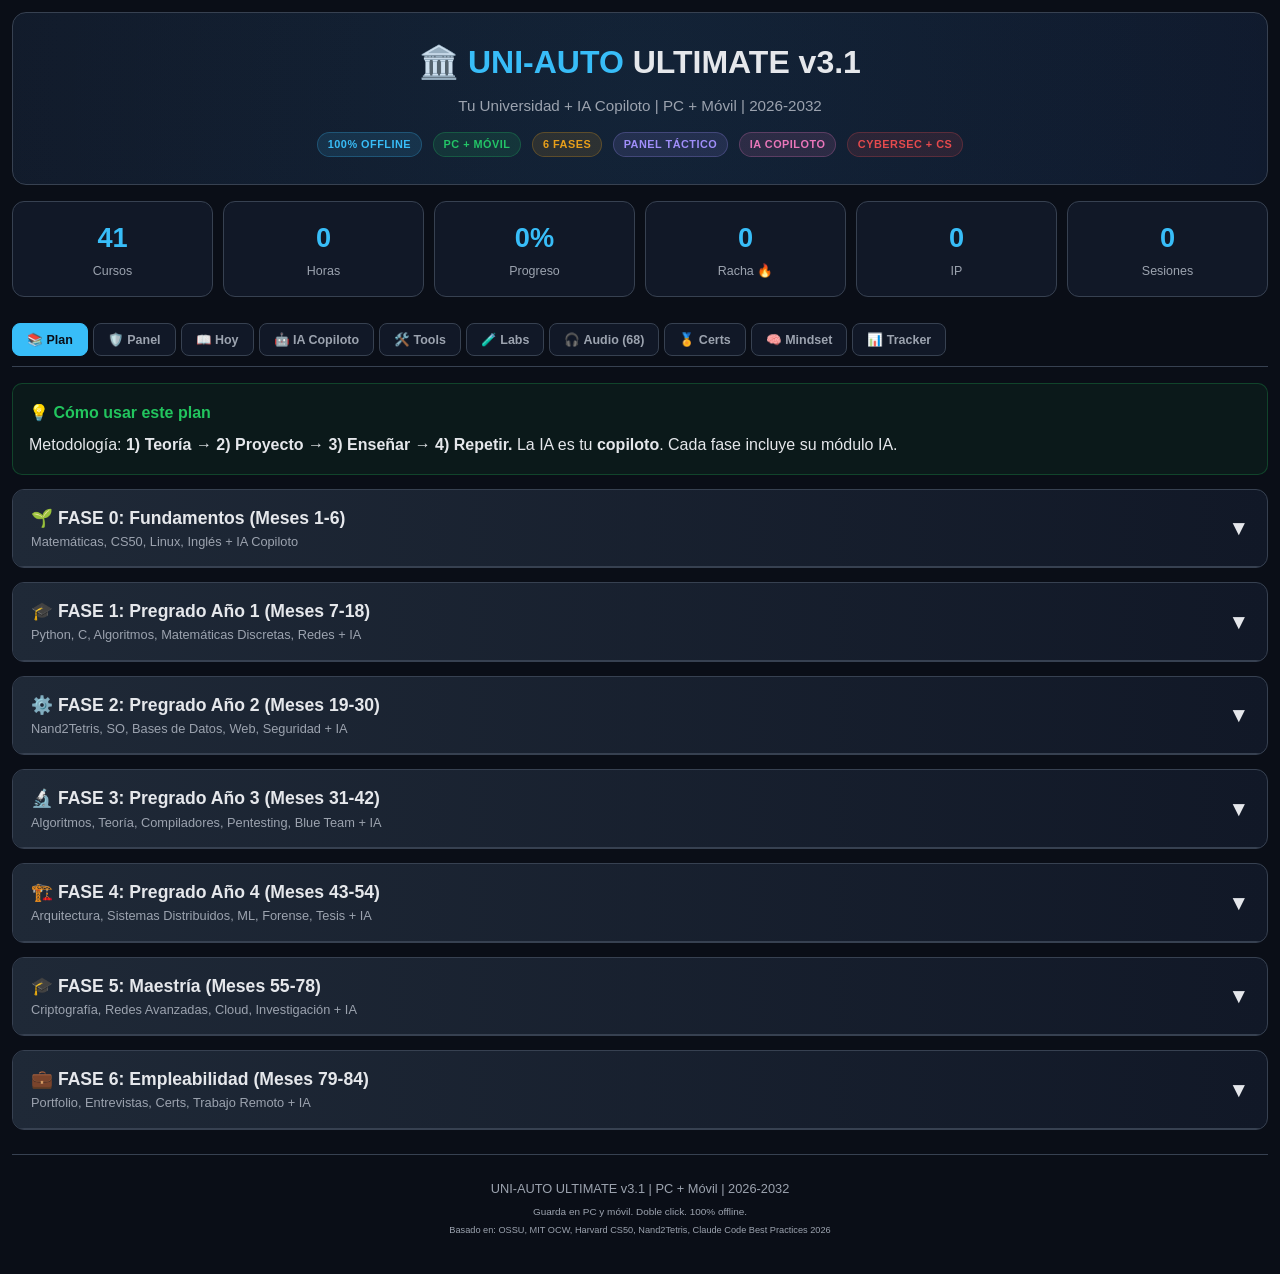
<file: aegis/archive/versions/UNI-AUTO-ULTIMATE-v3.1.html>
<!DOCTYPE html>
<html lang="es">
<head>
<meta charset="UTF-8">
<meta name="viewport" content="width=device-width, initial-scale=1.0, maximum-scale=1.0, user-scalable=no">
<meta name="theme-color" content="#0a0e17">
<title>UNI-AUTO ULTIMATE v3.1 — Tu Universidad + IA Copiloto</title>
<style>
:root{--bg:#0a0e17;--bg2:#111827;--bg3:#1f2937;--border:#374151;--text:#e5e7eb;--text2:#9ca3af;--accent:#38bdf8;--accent2:#22c55e;--accent3:#f59e0b;--accent4:#a78bfa;--danger:#ef4444;--warn:#f97316;--ai:#f472b6}
*{box-sizing:border-box;margin:0;padding:0;-webkit-tap-highlight-color:transparent}
html{scroll-behavior:smooth}
body{font-family:-apple-system,BlinkMacSystemFont,'Segoe UI',Roboto,sans-serif;background:var(--bg);color:var(--text);line-height:1.6;overflow-x:hidden}
::-webkit-scrollbar{width:6px}::-webkit-scrollbar-track{background:var(--bg)}::-webkit-scrollbar-thumb{background:var(--border);border-radius:3px}
.container{max-width:1450px;margin:0 auto;padding:12px}
header{background:linear-gradient(135deg,var(--bg2) 0%,#0f172a 100%);border:1px solid var(--border);border-radius:14px;padding:24px 16px;margin-bottom:16px;text-align:center;position:relative;overflow:hidden}
header::before{content:'';position:absolute;top:-50%;left:-50%;width:200%;height:200%;background:radial-gradient(circle,rgba(56,189,248,0.07) 0%,transparent 70%);animation:pulse 10s ease-in-out infinite}
@keyframes pulse{0%,100%{transform:scale(1)}50%{transform:scale(1.1)}}
header h1{font-size:2em;margin-bottom:6px;position:relative}header h1 span{color:var(--accent)}
header p{color:var(--text2);position:relative;font-size:.95em}
.badge{display:inline-block;padding:3px 10px;border-radius:20px;font-size:.68em;font-weight:700;text-transform:uppercase;letter-spacing:.5px;margin:3px;border:1px solid}
.badge-blue{background:rgba(56,189,248,.12);color:var(--accent);border-color:rgba(56,189,248,.25)}
.badge-green{background:rgba(34,197,94,.12);color:var(--accent2);border-color:rgba(34,197,94,.25)}
.badge-orange{background:rgba(245,158,11,.12);color:var(--accent3);border-color:rgba(245,158,11,.25)}
.badge-purple{background:rgba(167,139,250,.12);color:var(--accent4);border-color:rgba(167,139,250,.25)}
.badge-red{background:rgba(239,68,68,.12);color:var(--danger);border-color:rgba(239,68,68,.25)}
.badge-ai{background:rgba(244,114,182,.12);color:var(--ai);border-color:rgba(244,114,182,.25)}
.stats-grid{display:grid;grid-template-columns:repeat(auto-fit,minmax(130px,1fr));gap:10px;margin-bottom:16px}
.stat-card{background:var(--bg2);border:1px solid var(--border);border-radius:12px;padding:14px 10px;text-align:center;transition:transform .2s,border-color .2s}
.stat-card:hover{transform:translateY(-2px);border-color:var(--accent)}
.stat-card .number{font-size:1.7em;font-weight:800;color:var(--accent)}.stat-card .label{color:var(--text2);font-size:.78em;margin-top:3px}
.tabs{display:flex;gap:5px;margin-bottom:16px;flex-wrap:nowrap;overflow-x:auto;position:sticky;top:0;background:var(--bg);padding:10px 0;z-index:100;border-bottom:1px solid var(--border);-webkit-overflow-scrolling:touch}
.tab-btn{padding:8px 14px;border:1px solid var(--border);background:var(--bg2);color:var(--text2);border-radius:8px;cursor:pointer;font-size:.78em;font-weight:700;transition:all .2s;white-space:nowrap;flex-shrink:0}
.tab-btn:hover{background:var(--bg3);color:var(--text)}.tab-btn.active{background:var(--accent);color:#0a0e17;border-color:var(--accent)}
.tab-content{display:none}.tab-content.active{display:block;animation:fadeIn .25s}
@keyframes fadeIn{from{opacity:0;transform:translateY(6px)}to{opacity:1;transform:translateY(0)}}
.phase{background:var(--bg2);border:1px solid var(--border);border-radius:12px;margin-bottom:14px;overflow:hidden}
.phase-header{padding:14px 18px;background:linear-gradient(90deg,var(--bg3) 0%,transparent 100%);border-bottom:1px solid var(--border);cursor:pointer;display:flex;justify-content:space-between;align-items:center;transition:background .2s}
.phase-header:hover{background:var(--bg3)}.phase-header h2{font-size:1.1em;display:flex;align-items:center;gap:8px}
.phase-header h2 .icon{font-size:1.1em}.phase-meta{color:var(--text2);font-size:.8em}
.phase-content{display:none;padding:0}.phase-content.open{display:block}
.course{border-bottom:1px solid var(--border);padding:14px 18px;transition:background .15s}.course:last-child{border-bottom:none}
.course:hover{background:rgba(56,189,248,.02)}.course-header{display:flex;justify-content:space-between;align-items:flex-start;margin-bottom:6px;flex-wrap:wrap;gap:5px}
.course-title{font-size:1em;font-weight:700;color:var(--text)}.course-tags{display:flex;gap:4px;flex-wrap:wrap}
.course-desc{color:var(--text2);font-size:.85em;margin-bottom:8px}
.course-resources{display:flex;gap:6px;flex-wrap:wrap}
.resource-link{display:inline-flex;align-items:center;gap:4px;padding:5px 10px;border-radius:6px;font-size:.74em;font-weight:600;text-decoration:none;transition:all .2s}
.resource-link:hover{transform:translateY(-1px)}.link-course{background:rgba(56,189,248,.1);color:var(--accent);border:1px solid rgba(56,189,248,.18)}
.link-book{background:rgba(34,197,94,.1);color:var(--accent2);border:1px solid rgba(34,197,94,.18)}
.link-lab{background:rgba(245,158,11,.1);color:var(--accent3);border:1px solid rgba(245,158,11,.18)}
.link-video{background:rgba(167,139,250,.1);color:var(--accent4);border:1px solid rgba(167,139,250,.18)}
.link-ai{background:rgba(244,114,182,.1);color:var(--ai);border:1px solid rgba(244,114,182,.18)}
.progress-section{background:var(--bg2);border:1px solid var(--border);border-radius:12px;padding:18px;margin-bottom:14px}
.progress-section h3{margin-bottom:10px;font-size:1em}.progress-bar-bg{background:var(--bg3);border-radius:8px;height:18px;overflow:hidden;margin-bottom:5px}
.progress-bar-fill{height:100%;background:linear-gradient(90deg,var(--accent),var(--accent2));border-radius:8px;transition:width .5s ease;display:flex;align-items:center;justify-content:flex-end;padding-right:8px;font-size:.7em;font-weight:800;color:#0a0e17;min-width:35px}
.panel-card{background:var(--bg2);border:1px solid var(--border);border-radius:12px;padding:16px;margin-bottom:14px}
.panel-card h4{margin-bottom:8px;color:var(--accent3);font-size:1em}.panel-row{display:flex;gap:10px;flex-wrap:wrap;margin-bottom:10px;align-items:center}
.panel-input{background:var(--bg3);border:1px solid var(--border);border-radius:8px;padding:8px 12px;color:var(--text);font-size:.9em;min-width:100px;width:auto;flex:1}
.panel-input:focus{outline:none;border-color:var(--accent)}.panel-btn{padding:10px 18px;border-radius:8px;border:none;background:var(--accent);color:#0a0e17;font-weight:700;cursor:pointer;transition:all .2s;font-size:.9em}.panel-btn:hover{background:#7dd3fc;transform:translateY(-1px)}
.panel-btn-secondary{background:var(--bg3);color:var(--text);border:1px solid var(--border)}.panel-btn-secondary:hover{background:var(--border)}
.brief-output{background:var(--bg);border:1px solid var(--border);border-radius:8px;padding:14px;font-family:Consolas,monospace;font-size:.8em;color:var(--text2);white-space:pre-wrap;max-height:280px;overflow-y:auto;margin-top:10px}
.check-item{display:flex;align-items:center;gap:10px;padding:8px 0;border-bottom:1px solid var(--border)}.check-item:last-child{border-bottom:none}
.check-box{width:20px;height:20px;border:2px solid var(--border);border-radius:4px;cursor:pointer;display:flex;align-items:center;justify-content:center;font-size:.75em;transition:all .2s;flex-shrink:0}.check-box:hover{border-color:var(--accent)}
.check-box.checked{background:var(--accent2);border-color:var(--accent2);color:#fff}.check-text{font-size:.85em}.check-text.done{text-decoration:line-through;color:var(--text2)}
.tools-grid{display:grid;grid-template-columns:repeat(auto-fit,minmax(260px,1fr));gap:12px}
.tool-card{background:var(--bg2);border:1px solid var(--border);border-radius:12px;padding:18px;transition:all .2s}.tool-card:hover{border-color:var(--accent);transform:translateY(-2px)}
.tool-card h4{color:var(--accent);margin-bottom:6px;font-size:.95em}.tool-card p{color:var(--text2);font-size:.82em;margin-bottom:10px}
.tool-card .install{background:var(--bg3);border:1px solid var(--border);border-radius:6px;padding:8px 10px;font-family:Consolas,Monaco,monospace;font-size:.72em;color:var(--accent2);overflow-x:auto}
.audio-card{background:var(--bg2);border:1px solid var(--border);border-radius:10px;padding:14px;margin-bottom:10px}
.audio-card h5{color:var(--accent);margin-bottom:5px;font-size:.9em}.audio-card p{color:var(--text2);font-size:.8em;margin-bottom:6px}
.audio-card .audio-meta{color:var(--text2);font-size:.75em;margin-bottom:8px}
.copy-btn{padding:5px 10px;border-radius:6px;border:none;background:var(--bg3);color:var(--text);font-size:.72em;cursor:pointer;border:1px solid var(--border)}.copy-btn:hover{background:var(--border)}
.ai-card{background:var(--bg2);border:1px solid var(--border);border-radius:12px;padding:18px;margin-bottom:14px;transition:all .2s}
.ai-card:hover{border-color:var(--ai)}.ai-card h4{color:var(--ai);margin-bottom:8px;font-size:1.05em}.ai-card p{color:var(--text2);font-size:.85em;margin-bottom:10px}
.ai-tip{background:rgba(244,114,182,.06);border:1px solid rgba(244,114,182,.2);border-radius:10px;padding:14px;margin:12px 0}
.ai-tip h5{color:var(--ai);margin-bottom:6px;font-size:.9em}.ai-tip p{color:var(--text2);font-size:.82em}
.risk-box{background:rgba(239,68,68,.06);border:1px solid rgba(239,68,68,.2);border-radius:10px;padding:14px;margin:12px 0}
.risk-box h5{color:var(--danger);margin-bottom:6px;font-size:.9em}.risk-box p{color:var(--text2);font-size:.82em}
.principle-box{background:rgba(34,197,94,.06);border:1px solid rgba(34,197,94,.2);border-radius:10px;padding:14px;margin:12px 0}
.principle-box h5{color:var(--accent2);margin-bottom:6px;font-size:.9em}.principle-box p{color:var(--text2);font-size:.82em}
table{width:100%;border-collapse:collapse;margin:12px 0;font-size:.82em}th,td{padding:9px 12px;text-align:left;border-bottom:1px solid var(--border)}
th{background:var(--bg3);color:var(--accent);font-weight:700;text-transform:uppercase;font-size:.72em;letter-spacing:.5px}tr:hover{background:rgba(56,189,248,.02)}
.mindset-box{background:rgba(167,139,250,.06);border:1px solid rgba(167,139,250,.25);border-radius:10px;padding:16px;margin:14px 0}
.mindset-box h4{color:var(--accent4);margin-bottom:6px;font-size:.95em}
.warning-box{background:rgba(239,68,68,.06);border:1px solid rgba(239,68,68,.25);border-radius:10px;padding:16px;margin-bottom:14px}
.warning-box h4{color:var(--danger);margin-bottom:6px}
.tip-box{background:rgba(34,197,94,.06);border:1px solid rgba(34,197,94,.25);border-radius:10px;padding:16px;margin-bottom:14px}
.tip-box h4{color:var(--accent2);margin-bottom:6px}
.mobile-banner{display:none;background:linear-gradient(90deg,var(--accent),var(--accent2));color:#0a0e17;padding:12px 16px;border-radius:10px;margin-bottom:14px;text-align:center;font-weight:700;font-size:.9em}
.big-btn{display:block;width:100%;padding:14px;border-radius:10px;border:none;background:var(--accent);color:#0a0e17;font-weight:800;font-size:1em;margin-bottom:10px;cursor:pointer;text-align:center;text-decoration:none}
.big-btn-secondary{background:var(--bg3);color:var(--text);border:1px solid var(--border)}
.audio-filter{display:flex;gap:8px;margin-bottom:16px;flex-wrap:wrap}
.audio-filter-btn{padding:6px 14px;border-radius:20px;border:1px solid var(--border);background:var(--bg2);color:var(--text2);font-size:.78em;font-weight:700;cursor:pointer;transition:all .2s}
.audio-filter-btn:hover{background:var(--bg3)}.audio-filter-btn.active{background:var(--accent);color:#0a0e17;border-color:var(--accent)}
@media(max-width:768px){
.container{padding:8px}
header{padding:18px 12px}header h1{font-size:1.5em}
.stats-grid{grid-template-columns:repeat(3,1fr);gap:8px}
.stat-card{padding:10px 6px}.stat-card .number{font-size:1.4em}
.tabs{padding:8px 0;gap:4px}
.tab-btn{padding:7px 10px;font-size:.72em}
.phase-header{padding:12px 14px}.phase-header h2{font-size:1em}
.course{padding:12px 14px}.course-title{font-size:.95em}
.panel-row{flex-direction:column;align-items:stretch}
.panel-input{width:100%;min-width:unset}
.panel-btn{width:100%}
.tools-grid{grid-template-columns:1fr}
table{font-size:.78em}th,td{padding:7px 8px}
.brief-output{font-size:.75em}
.mobile-banner{display:block}
}
footer{text-align:center;padding:24px;color:var(--text2);border-top:1px solid var(--border);margin-top:24px;font-size:.8em}
</style>
</head>
<body>
<div class="container">
<header>
<h1>🏛️ <span>UNI-AUTO</span> ULTIMATE v3.1</h1>
<p>Tu Universidad + IA Copiloto | PC + Móvil | 2026-2032</p>
<div style="margin-top:10px">
<span class="badge badge-blue">100% Offline</span>
<span class="badge badge-green">PC + Móvil</span>
<span class="badge badge-orange">6 Fases</span>
<span class="badge badge-purple">Panel Táctico</span>
<span class="badge badge-ai">IA Copiloto</span>
<span class="badge badge-red">CyberSec + CS</span>
</div>
</header>
<div class="mobile-banner" id="mobile-banner">📱 Modo Móvil Activado — Perfecto para lecturas y repaso</div>
<div class="stats-grid">
<div class="stat-card"><div class="number" id="stat-total">0</div><div class="label">Cursos</div></div>
<div class="stat-card"><div class="number" id="stat-hours">0</div><div class="label">Horas</div></div>
<div class="stat-card"><div class="number" id="stat-progress">0%</div><div class="label">Progreso</div></div>
<div class="stat-card"><div class="number" id="stat-streak">0</div><div class="label">Racha 🔥</div></div>
<div class="stat-card"><div class="number" id="stat-ip">0</div><div class="label">IP</div></div>
<div class="stat-card"><div class="number" id="stat-sessions">0</div><div class="label">Sesiones</div></div>
</div>
<div class="tabs">
<button class="tab-btn active" onclick="showTab('plan')">📚 Plan</button>
<button class="tab-btn" onclick="showTab('panel')">🛡️ Panel</button>
<button class="tab-btn" onclick="showTab('today')">📖 Hoy</button>
<button class="tab-btn" onclick="showTab('ai')">🤖 IA Copiloto</button>
<button class="tab-btn" onclick="showTab('tools')">🛠️ Tools</button>
<button class="tab-btn" onclick="showTab('labs')">🧪 Labs</button>
<button class="tab-btn" onclick="showTab('audio')">🎧 Audio (68)</button>
<button class="tab-btn" onclick="showTab('certs')">🏅 Certs</button>
<button class="tab-btn" onclick="showTab('mindset')">🧠 Mindset</button>
<button class="tab-btn" onclick="showTab('tracker')">📊 Tracker</button>
</div>

<div id="plan" class="tab-content active">
<div class="tip-box"><h4>💡 Cómo usar este plan</h4><p>Metodología: <strong>1) Teoría → 2) Proyecto → 3) Enseñar → 4) Repetir.</strong> La IA es tu <strong>copiloto</strong>. Cada fase incluye su módulo IA.</p></div>
<div class="phase"><div class="phase-header" onclick="togglePhase(this)"><div><h2>🌱 FASE 0: Fundamentos (Meses 1-6)</h2><div class="phase-meta">Matemáticas, CS50, Linux, Inglés + IA Copiloto</div></div><span style="font-size:1.3em">▼</span></div><div class="phase-content">
<div class="course"><div class="course-header"><span class="course-title">Matemáticas: Álgebra, Geometría y Precálculo</span><div class="course-tags"><span class="badge badge-blue">Fundamento</span><span class="badge badge-green">Gratis</span></div></div><div class="course-desc">Base indispensable para criptografía y algoritmos.</div><div class="course-resources"><a class="resource-link link-course" href="https://es.khanacademy.org/math" target="_blank">📐 Khan Academy</a><a class="resource-link link-book" href="https://openstax.org/details/books/algebra-and-trigonometry" target="_blank">📖 OpenStax</a></div></div>
<div class="course"><div class="course-header"><span class="course-title">Pensamiento Computacional + CS50x</span><div class="course-tags"><span class="badge badge-blue">Core</span><span class="badge badge-green">Gratis</span></div></div><div class="course-desc">Harvard CS50x 2026. Pensar como computadora.</div><div class="course-resources"><a class="resource-link link-course" href="https://cs50.harvard.edu/x/2026/" target="_blank">🎓 CS50x</a></div></div>
<div class="course"><div class="course-header"><span class="course-title">Linux para Principiantes</span><div class="course-tags"><span class="badge badge-orange">Lab</span><span class="badge badge-green">Gratis</span></div></div><div class="course-desc">Terminal, comandos esenciales, filosofía Unix.</div><div class="course-resources"><a class="resource-link link-course" href="https://linuxjourney.com/" target="_blank">🐧 Linux Journey</a><a class="resource-link link-book" href="https://linuxcommand.org/tlcl.php" target="_blank">📖 TLCL</a></div></div>
<div class="course"><div class="course-header"><span class="course-title">Inglés Técnico para IT</span><div class="course-tags"><span class="badge badge-blue">Soft Skill</span></div></div><div class="course-desc">95% de documentación técnica está en inglés.</div><div class="course-resources"><a class="resource-link link-course" href="https://www.duolingo.com/" target="_blank">🦉 Duolingo</a></div></div>
<div class="course"><div class="course-header"><span class="course-title">🤖 Módulo IA 0: Filosofía del Copiloto</span><div class="course-tags"><span class="badge badge-ai">IA</span></div></div><div class="course-desc">Rising Water Effect. IA acelera mecánicas, no juicio.</div><div class="course-resources"><a class="resource-link link-ai" href="#" onclick="showTab('ai')">📖 Módulo IA</a></div></div>
<div class="mindset-box"><h4>🧠 Proyecto: Configura Ollama local + primer repo GitHub</h4></div>
</div></div>

<div class="phase"><div class="phase-header" onclick="togglePhase(this)"><div><h2>🎓 FASE 1: Pregrado Año 1 (Meses 7-18)</h2><div class="phase-meta">Python, C, Algoritmos, Matemáticas Discretas, Redes + IA</div></div><span style="font-size:1.3em">▼</span></div><div class="phase-content">
<div class="course"><div class="course-header"><span class="course-title">Programación Imperativa con Python</span><div class="course-tags"><span class="badge badge-blue">Core</span><span class="badge badge-green">Gratis</span></div></div><div class="course-desc">Variables, estructuras de control, funciones, archivos.</div><div class="course-resources"><a class="resource-link link-course" href="https://www.py4e.com/" target="_blank">🎓 Python for Everybody</a><a class="resource-link link-lab" href="https://exercism.org/tracks/python" target="_blank">💻 Exercism</a></div></div>
<div class="course"><div class="course-header"><span class="course-title">Programación de Sistemas con C</span><div class="course-tags"><span class="badge badge-blue">Core</span><span class="badge badge-green">Gratis</span></div></div><div class="course-desc">Memoria, punteros, compilación. CS50 módulo C.</div><div class="course-resources"><a class="resource-link link-book" href="https://www.bell-labs.com/usr/dmr/www/cbook.pdf" target="_blank">📖 K&R C</a></div></div>
<div class="course"><div class="course-header"><span class="course-title">Estructuras de Datos y Algoritmos</span><div class="course-tags"><span class="badge badge-blue">Core</span><span class="badge badge-green">Gratis</span></div></div><div class="course-desc">Listas, pilas, colas, árboles, grafos, búsqueda, ordenamiento.</div><div class="course-resources"><a class="resource-link link-course" href="https://www.coursera.org/learn/algorithms-part1" target="_blank">🎓 Princeton Algo I</a><a class="resource-link link-lab" href="https://visualgo.net/" target="_blank">💻 VisuAlgo</a></div></div>
<div class="course"><div class="course-header"><span class="course-title">Matemáticas Discretas</span><div class="course-tags"><span class="badge badge-blue">Matemáticas</span><span class="badge badge-green">Gratis</span></div></div><div class="course-desc">Lógica, conjuntos, combinatoria, grafos.</div><div class="course-resources"><a class="resource-link link-course" href="https://ocw.mit.edu/courses/6-042j-mathematics-for-computer-science-fall-2010/" target="_blank">🎓 MIT 6.042J</a></div></div>
<div class="course"><div class="course-header"><span class="course-title">Git, Control de Versiones</span><div class="course-tags"><span class="badge badge-orange">Herramienta</span><span class="badge badge-green">Gratis</span></div></div><div class="course-desc">Branching, merging, pull requests, flujo profesional.</div><div class="course-resources"><a class="resource-link link-book" href="https://git-scm.com/book/en/v2" target="_blank">📖 Pro Git</a></div></div>
<div class="course"><div class="course-header"><span class="course-title">Redes de Computadoras I</span><div class="course-tags"><span class="badge badge-blue">Core</span><span class="badge badge-green">Gratis</span></div></div><div class="course-desc">OSI/TCP-IP, subnetting, DNS, HTTP, routing.</div><div class="course-resources"><a class="resource-link link-course" href="https://www.youtube.com/playlist?list=PLeKd45zvjcDFUEv_ohr_HdUFeZRBIxEbV" target="_blank">▶️ NetworkChuck</a></div></div>
<div class="course"><div class="course-header"><span class="course-title">🤖 Módulo IA 1: Prompt Engineering</span><div class="course-tags"><span class="badge badge-ai">IA</span></div></div><div class="course-desc">Contexto, Restricción, Chain-of-Thought.</div><div class="course-resources"><a class="resource-link link-ai" href="#" onclick="showTab('ai')">📖 Módulo IA</a></div></div>
<div class="mindset-box"><h4>🧠 Proyecto: Gestor de contraseñas con AES + SQLite</h4></div>
</div></div>

<div class="phase"><div class="phase-header" onclick="togglePhase(this)"><div><h2>⚙️ FASE 2: Pregrado Año 2 (Meses 19-30)</h2><div class="phase-meta">Nand2Tetris, SO, Bases de Datos, Web, Seguridad + IA</div></div><span style="font-size:1.3em">▼</span></div><div class="phase-content">
<div class="course"><div class="course-header"><span class="course-title">Arquitectura: Nand2Tetris</span><div class="course-tags"><span class="badge badge-blue">Sistemas</span><span class="badge badge-green">Gratis</span></div></div><div class="course-desc">De NAND hasta sistema operativo funcional.</div><div class="course-resources"><a class="resource-link link-course" href="https://www.nand2tetris.org/" target="_blank">🎓 Nand2Tetris</a></div></div>
<div class="course"><div class="course-header"><span class="course-title">Sistemas Operativos</span><div class="course-tags"><span class="badge badge-blue">Sistemas</span><span class="badge badge-green">Gratis</span></div></div><div class="course-desc">Procesos, threads, memoria virtual, concurrencia.</div><div class="course-resources"><a class="resource-link link-book" href="http://pages.cs.wisc.edu/~remzi/OSTEP/" target="_blank">📖 OSTEP (GRATIS)</a></div></div>
<div class="course"><div class="course-header"><span class="course-title">Bases de Datos y SQL</span><div class="course-tags"><span class="badge badge-blue">Core</span><span class="badge badge-green">Gratis</span></div></div><div class="course-desc">Normalización, índices, ACID, SQL avanzado.</div><div class="course-resources"><a class="resource-link link-book" href="https://sqlbolt.com/" target="_blank">📖 SQLBolt</a></div></div>
<div class="course"><div class="course-header"><span class="course-title">Web Full Stack</span><div class="course-tags"><span class="badge badge-blue">Aplicaciones</span><span class="badge badge-green">Gratis</span></div></div><div class="course-desc">HTML, CSS, JS, DOM, APIs REST.</div><div class="course-resources"><a class="resource-link link-course" href="https://www.theodinproject.com/" target="_blank">🎓 Odin Project</a></div></div>
<div class="course"><div class="course-header"><span class="course-title">Seguridad Fundamentos</span><div class="course-tags"><span class="badge badge-red">Seguridad</span><span class="badge badge-green">Gratis</span></div></div><div class="course-desc">CIA Triad, threat modeling, criptografía, TLS.</div><div class="course-resources"><a class="resource-link link-book" href="https://www.crypto101.io/" target="_blank">📖 Crypto 101</a></div></div>
<div class="course"><div class="course-header"><span class="course-title">🤖 Módulo IA 2: Vibe Coding Seguro</span><div class="course-tags"><span class="badge badge-ai">IA</span><span class="badge badge-red">Crítico</span></div></div><div class="course-desc">45% del código IA tiene vulnerabilidades. Aprende a protegerte.</div><div class="course-resources"><a class="resource-link link-ai" href="#" onclick="showTab('ai')">📖 Framework IA</a></div></div>
<div class="mindset-box"><h4>🧠 Proyecto: POS web con JWT + PostgreSQL + auditoría</h4></div>
</div></div>

<div class="phase"><div class="phase-header" onclick="togglePhase(this)"><div><h2>🔬 FASE 3: Pregrado Año 3 (Meses 31-42)</h2><div class="phase-meta">Algoritmos, Teoría, Compiladores, Pentesting, Blue Team + IA</div></div><span style="font-size:1.3em">▼</span></div><div class="phase-content">
<div class="course"><div class="course-header"><span class="course-title">Algoritmos Avanzados</span><div class="course-tags"><span class="badge badge-blue">Teoría</span><span class="badge badge-green">Gratis</span></div></div><div class="course-desc">DP, greedy, grafos avanzados, NP-completitud.</div><div class="course-resources"><a class="resource-link link-course" href="https://www.coursera.org/learn/algorithms-part2" target="_blank">🎓 Princeton Algo II</a><a class="resource-link link-lab" href="https://leetcode.com/" target="_blank">💻 LeetCode</a></div></div>
<div class="course"><div class="course-header"><span class="course-title">Teoría de la Computación</span><div class="course-tags"><span class="badge badge-blue">Teoría</span><span class="badge badge-green">Gratis</span></div></div><div class="course-desc">Autómatas, Turing, computabilidad, P vs NP.</div><div class="course-resources"><a class="resource-link link-course" href="https://ocw.mit.edu/courses/18-404j-theory-of-computation-fall-2020/" target="_blank">🎓 MIT 18.404J</a></div></div>
<div class="course"><div class="course-header"><span class="course-title">Compiladores e Intérpretes</span><div class="course-tags"><span class="badge badge-purple">Especial</span><span class="badge badge-green">Gratis</span></div></div><div class="course-desc">Lexing, parsing, AST, codegen. Conecta con Hado DSL.</div><div class="course-resources"><a class="resource-link link-course" href="https://craftinginterpreters.com/" target="_blank">🎓 Crafting Interpreters</a></div></div>
<div class="course"><div class="course-header"><span class="course-title">Ciberseguridad Ofensiva (Pentesting)</span><div class="course-tags"><span class="badge badge-red">Seguridad</span><span class="badge badge-green">Gratis</span></div></div><div class="course-desc">Reconocimiento, escaneo, explotación, reporte.</div><div class="course-resources"><a class="resource-link link-lab" href="https://tryhackme.com/" target="_blank">💻 TryHackMe</a><a class="resource-link link-lab" href="https://overthewire.org/wargames/" target="_blank">💻 OverTheWire</a></div></div>
<div class="course"><div class="course-header"><span class="course-title">Ciberseguridad Defensiva (Blue Team)</span><div class="course-tags"><span class="badge badge-red">Seguridad</span><span class="badge badge-green">Gratis</span></div></div><div class="course-desc">SIEM, logs, detección, hardening, respuesta.</div><div class="course-resources"><a class="resource-link link-course" href="https://www.elastic.co/security-for-beginners" target="_blank">🎓 Elastic Security</a></div></div>
<div class="course"><div class="course-header"><span class="course-title">🤖 Módulo IA 3: IA en CyberSec</span><div class="course-tags"><span class="badge badge-ai">IA</span><span class="badge badge-red">Seguridad</span></div></div><div class="course-desc">Threat hunting con IA, Few-Shot Prompting, Adversarial Prompting.</div><div class="course-resources"><a class="resource-link link-ai" href="#" onclick="showTab('ai')">📖 Prompt CyberSec</a></div></div>
<div class="mindset-box"><h4>🧠 Proyecto: Scanner de vulnerabilidades web automatizado</h4></div>
</div></div>

<div class="phase"><div class="phase-header" onclick="togglePhase(this)"><div><h2>🏗️ FASE 4: Pregrado Año 4 (Meses 43-54)</h2><div class="phase-meta">Arquitectura, Sistemas Distribuidos, ML, Forense, Tesis + IA</div></div><span style="font-size:1.3em">▼</span></div><div class="phase-content">
<div class="course"><div class="course-header"><span class="course-title">Ingeniería de Software y Arquitectura</span><div class="course-tags"><span class="badge badge-blue">Arquitectura</span><span class="badge badge-green">Gratis</span></div></div><div class="course-desc">Patrones, microservicios, CI/CD, DevOps.</div><div class="course-resources"><a class="resource-link link-book" href="https://refactoring.guru/" target="_blank">📖 Refactoring Guru</a></div></div>
<div class="course"><div class="course-header"><span class="course-title">Sistemas Distribuidos</span><div class="course-tags"><span class="badge badge-blue">Arquitectura</span><span class="badge badge-green">Gratis</span></div></div><div class="course-desc">CAP, replicación, Raft, message queues.</div><div class="course-resources"><a class="resource-link link-book" href="https://www.distributed-systems.net/index.php/books/distributed-systems-3rd-edition-2017/" target="_blank">📖 Tanenbaum</a></div></div>
<div class="course"><div class="course-header"><span class="course-title">Machine Learning</span><div class="course-tags"><span class="badge badge-purple">Especial</span><span class="badge badge-green">Gratis</span></div></div><div class="course-desc">Regresión, clasificación, redes neuronales básicas.</div><div class="course-resources"><a class="resource-link link-course" href="https://www.fast.ai/" target="_blank">🎓 Fast.ai</a></div></div>
<div class="course"><div class="course-header"><span class="course-title">Forense, Malware, Threat Intel</span><div class="course-tags"><span class="badge badge-red">Seguridad</span><span class="badge badge-green">Gratis</span></div></div><div class="course-desc">Análisis de discos, malware estático/dinámico, MITRE ATT&CK.</div><div class="course-resources"><a class="resource-link link-course" href="https://attack.mitre.org/" target="_blank">🎓 MITRE ATT&CK</a></div></div>
<div class="course"><div class="course-header"><span class="course-title">Proyecto Final (Tesis)</span><div class="course-tags"><span class="badge badge-purple">Tesis</span></div></div><div class="course-desc">Hado v1.0 o SIEM open-source para LATAM.</div></div>
<div class="course"><div class="course-header"><span class="course-title">🤖 Módulo IA 4: Claude Code y Agentes</span><div class="course-tags"><span class="badge badge-ai">IA</span><span class="badge badge-blue">Avanzado</span></div></div><div class="course-desc">Plan Mode, TDD con agentes, CLAUDE.md, Document & Clear.</div><div class="course-resources"><a class="resource-link link-ai" href="#" onclick="showTab('ai')">📖 Claude Code</a></div></div>
</div></div>

<div class="phase"><div class="phase-header" onclick="togglePhase(this)"><div><h2>🎓 FASE 5: Maestría (Meses 55-78)</h2><div class="phase-meta">Criptografía, Redes Avanzadas, Cloud, Investigación + IA</div></div><span style="font-size:1.3em">▼</span></div><div class="phase-content">
<div class="course"><div class="course-header"><span class="course-title">Criptografía Aplicada</span><div class="course-tags"><span class="badge badge-red">Seguridad</span><span class="badge badge-green">Gratis</span></div></div><div class="course-desc">RSA, curvas elípticas, TLS 1.3, ZK proofs, post-quantum.</div><div class="course-resources"><a class="resource-link link-book" href="https://crypto.stanford.edu/~dabo/cryptobook/" target="_blank">📖 Boneh (GRATIS)</a></div></div>
<div class="course"><div class="course-header"><span class="course-title">Seguridad de Redes Avanzada</span><div class="course-tags"><span class="badge badge-red">Seguridad</span><span class="badge badge-green">Gratis</span></div></div><div class="course-desc">Firewalls NG, IDS/IPS, zero-trust, SD-WAN.</div><div class="course-resources"><a class="resource-link link-book" href="https://www.firewall.cx/" target="_blank">📖 Firewall.cx</a></div></div>
<div class="course"><div class="course-header"><span class="course-title">Arquitectura a Escala</span><div class="course-tags"><span class="badge badge-blue">Arquitectura</span><span class="badge badge-green">Gratis</span></div></div><div class="course-desc">System design, sharding, caching, CDNs, load balancing.</div><div class="course-resources"><a class="resource-link link-book" href="https://www.designingdataintensiveapplications.com/" target="_blank">📖 DDIA</a></div></div>
<div class="course"><div class="course-header"><span class="course-title">Cloud y DevSecOps</span><div class="course-tags"><span class="badge badge-blue">Cloud</span><span class="badge badge-green">Gratis</span></div></div><div class="course-desc">AWS, Docker, Kubernetes, Terraform, CI/CD seguro.</div><div class="course-resources"><a class="resource-link link-course" href="https://aws.amazon.com/training/digital/" target="_blank">🎓 AWS Free</a></div></div>
<div class="course"><div class="course-header"><span class="course-title">Investigación y Publicación</span><div class="course-tags"><span class="badge badge-purple">Investigación</span></div></div><div class="course-desc">Papers, blogs, open-source, conferencias.</div><div class="course-resources"><a class="resource-link link-course" href="https://arxiv.org/" target="_blank">📄 arXiv</a></div></div>
<div class="course"><div class="course-header"><span class="course-title">🤖 Módulo IA 5: IA en Investigación</span><div class="course-tags"><span class="badge badge-ai">IA</span><span class="badge badge-purple">Maestría</span></div></div><div class="course-desc">Literature review, análisis de papers, research assistant.</div><div class="course-resources"><a class="resource-link link-ai" href="#" onclick="showTab('ai')">📖 IA Research</a></div></div>
</div></div>

<div class="phase"><div class="phase-header" onclick="togglePhase(this)"><div><h2>💼 FASE 6: Empleabilidad (Meses 79-84)</h2><div class="phase-meta">Portfolio, Entrevistas, Certs, Trabajo Remoto + IA</div></div><span style="font-size:1.3em">▼</span></div><div class="phase-content">
<div class="course"><div class="course-header"><span class="course-title">Portfolio y Marca Personal</span><div class="course-tags"><span class="badge badge-blue">Carrera</span></div></div><div class="course-desc">GitHub, LinkedIn, blog técnico, arquitectura documentada.</div></div>
<div class="course"><div class="course-header"><span class="course-title">Entrevistas y System Design</span><div class="course-tags"><span class="badge badge-blue">Carrera</span></div></div><div class="course-desc">Coding interviews, system design, behavioral (STAR).</div><div class="course-resources"><a class="resource-link link-lab" href="https://pramp.com/" target="_blank">💻 Pramp</a></div></div>
<div class="course"><div class="course-header"><span class="course-title">🤖 Módulo IA 6: IA en el Trabajo</span><div class="course-tags"><span class="badge badge-ai">IA</span><span class="badge badge-blue">Carrera</span></div></div><div class="course-desc">10x productividad remota: reportes, logs, documentación.</div><div class="course-resources"><a class="resource-link link-ai" href="#" onclick="showTab('ai')">📖 IA Carrera</a></div></div>
</div></div>
</div>

<div id="ai" class="tab-content">
<div class="tip-box"><h4>🤖 La IA es tu Copiloto, no tu Piloto</h4><p>La IA no te reemplaza. <strong>Te acelera.</strong> Pero solo si tú mantienes el control. Basado en documentación real de 2026.</p></div>
<div class="stats-grid">
<div class="stat-card"><div class="number" style="color:var(--ai)">45%</div><div class="label">Código IA con vulnerabilidades</div></div>
<div class="stat-card"><div class="number" style="color:var(--ai)">50%</div><div class="label">IA elige métodos inseguros</div></div>
<div class="stat-card"><div class="number" style="color:var(--ai)">∞</div><div class="label">Tu ventaja: entender el POR QUÉ</div></div>
</div>
<div class="phase"><div class="phase-header" onclick="togglePhase(this)"><div><h2>🧭 1. Filosofía: El Efecto del Agua Ascendente</h2></div><span style="font-size:1.3em">▼</span></div><div class="phase-content">
<div class="mindset-box"><h4>🌊 El Rising Water Effect</h4><p>La IA ha <strong>subido el piso</strong>: más personas pueden producir código. Pero también ha <strong>subido el techo más rápido</strong>: menos personas pueden producir sistemas robustos.</p></div>
<div class="principle-box"><h5>✅ La IA acelera MECÁNICAS, no JUICIO</h5><p>Escribe funciones rápido. Genera tests. Pero <strong>NO</strong> decide arquitectura. <strong>NO</strong> evalúa riesgos. Eso es tu trabajo.</p></div>
<div class="principle-box"><h5>✅ Trata el output de IA como "código junior sin revisar"</h5><p>Nunca deployes código IA sin revisarlo. La IA no tiene responsabilidad legal. Tú sí.</p></div>
<div class="principle-box"><h5>✅ Invierte en FUNDAMENTOS, no en prompts</h5><p>Saber escribir un buen prompt es útil. Saber <strong>por qué</strong> el código funciona es invaluable.</p></div>
<div class="risk-box"><h5>⚠️ La Trampa del "Vibe Coding"</h5><p>"Vibe coding" = prompt a producción sin revisión. Caso Moltbook (2025): app 100% vibe-coded expuso millones de registros. Caso Enrichlead: la IA puso toda la lógica de seguridad en el cliente.</p></div>
</div></div>
<div class="phase"><div class="phase-header" onclick="togglePhase(this)"><div><h2>⚠️ 2. Los 6 Riesgos de Seguridad del Código IA</h2></div><span style="font-size:1.3em">▼</span></div><div class="phase-content">
<div class="risk-box"><h5>🔴 Riesgo 1: Credenciales Hardcodeadas</h5><p>La IA genera código con API keys escritas directamente. <strong>Fix:</strong> Variables de entorno. .gitignore. GitGuardian.</p></div>
<div class="risk-box"><h5>🔴 Riesgo 2: Remote Code Execution (RCE)</h5><p>Claude generó código usando <code>pickle</code> de Python. <strong>Fix:</strong> Pregunta "¿Cuáles son los riesgos de seguridad?"</p></div>
<div class="risk-box"><h5>🔴 Riesgo 3: Autenticación Rota</h5><p>Sin rate limiting, sin verificación de email, permisos excesivos. <strong>Fix:</strong> Revisión manual obligatoria.</p></div>
<div class="risk-box"><h5>🔴 Riesgo 4: Inyecciones (SQL, XSS, Command)</h5><p>La IA concatena input de usuario en strings SQL. <strong>Fix:</strong> Parametrización SIEMPRE.</p></div>
<div class="risk-box"><h5>🔴 Riesgo 5: Dependencias Fantasma</h5><p>La IA alucina nombres de paquetes. Algunos son maliciosos. <strong>Fix:</strong> npm audit / pip-audit.</p></div>
<div class="risk-box"><h5>🔴 Riesgo 6: Deuda Técnica Masiva</h5><p>El codebase crece más rápido de lo que nadie puede entender. <strong>Fix:</strong> Tests, documentación, ownership.</p></div>
</div></div>
<div class="phase"><div class="phase-header" onclick="togglePhase(this)"><div><h2>🛡️ 3. Framework de Seguridad para Código IA</h2></div><span style="font-size:1.3em">▼</span></div><div class="phase-content">
<div class="principle-box"><h5>1. Aislamiento a Nivel de Infraestructura</h5><p>NGINX o Cloudflare Zero Trust como gate de entrada. Seguridad incluso si el código está roto.</p></div>
<div class="principle-box"><h5>2. Multi-Stage Security Prompting</h5><p>Paso 1: Construye la feature. Paso 2: Actúa como Security Engineer y revisa tu propio código. Paso 3: Reescribe endurecido.</p></div>
<div class="principle-box"><h5>3. Guardrails (.cursorrules / .mdc)</h5><p>Archivos de reglas que establecen líneas rojas para la IA. PROHIBIDO: hardcoded secrets. REQUERIDO: parameterized queries.</p></div>
<div class="principle-box"><h5>4. TDD con Agentes</h5><p>"Escribe tests → Deben fallar → Commit → Escribe implementación → NO modifiques tests → Sigue hasta que pasen."</p></div>
<div class="principle-box"><h5>5. Humano en el Loop</h5><p>Auth, pagos, permisos, datos sensibles: SIEMPRE revisión humana. Sin excepciones.</p></div>
</div></div>
<div class="phase"><div class="phase-header" onclick="togglePhase(this)"><div><h2>💻 4. Claude Code Best Practices</h2></div><span style="font-size:1.3em">▼</span></div><div class="phase-content">
<div class="ai-card"><h4>🎯 Plan Mode: Shift + Tab</h4><p>Antes de cualquier tarea grande, cambia a Plan Mode. Crea/revisa el plan, luego ejecuta.</p></div>
<div class="ai-card"><h4>📝 CLAUDE.md — Contexto Persistente</h4><p>Crea CLAUDE.md en la raíz del proyecto. Claude lo lee automáticamente en cada sesión.</p></div>
<div class="ai-card"><h4>🧠 Document & Clear</h4><p>Cuando el contexto se pesa: dump a markdown, /clear, empieza fresco.</p></div>
<div class="ai-card"><h4>🔧 Alias Esenciales</h4><p><code>alias cc='claude --dangerously-skip-permissions'</code></p></div>
<div class="ai-card"><h4>🧪 Ultrathink</h4><p>Menciona "ultrathink" para forzar razonamiento máximo en problemas complejos.</p></div>
</div></div>
<div class="phase"><div class="phase-header" onclick="togglePhase(this)"><div><h2>🎯 5. Prompt Engineering para CyberSec</h2></div><span style="font-size:1.3em">▼</span></div><div class="phase-content">
<div class="principle-box"><h5>1. Deep Contextual Priming</h5><p>"Eres un analista SOC experto en movimiento lateral cloud-native."</p></div>
<div class="principle-box"><h5>2. Strict Output Constraints</h5><p>"No proporciones preámbulo. Retorna solo el objeto JSON."</p></div>
<div class="principle-box"><h5>3. Chain-of-Thought (CoT)</h5><p>"Paso 1: deofusca. Paso 2: identifica endpoints. Paso 3: explica intención."</p></div>
<div class="ai-card"><h4>🎭 Técnicas Avanzadas</h4><p><strong>Few-Shot Prompting:</strong> 2-3 ejemplos para threat hunting.<br><strong>Adversarial Prompting:</strong> Ataca tus propios sistemas de IA.<br><strong>Self-Correction:</strong> "Revisa tu análisis por errores."</p></div>
</div></div>
<div class="phase"><div class="phase-header" onclick="togglePhase(this)"><div><h2>🛠️ 6. Tu Arsenal de IA</h2></div><span style="font-size:1.3em">▼</span></div><div class="phase-content">
<div class="tools-grid">
<div class="tool-card"><h4 style="color:var(--ai)">🧠 Ollama (Local)</h4><p>LLM offline. Copiloto permanente sin costo.</p><div class="install">ollama.com<br>ollama run codellama</div></div>
<div class="tool-card"><h4 style="color:var(--ai)">🤖 Claude Code</h4><p>Agente en terminal. Plan Mode, TDD.</p><div class="install">npm i -g @anthropic-ai/claude-code</div></div>
<div class="tool-card"><h4 style="color:var(--ai)">✏️ Cursor</h4><p>IDE con IA. .cursorrules.</p><div class="install">cursor.com</div></div>
<div class="tool-card"><h4 style="color:var(--ai)">🔌 Continue.dev</h4><p>Extensión VS Code. Conecta Ollama.</p><div class="install">VS Code Marketplace</div></div>
<div class="tool-card"><h4 style="color:var(--ai)">📓 NotebookLM</h4><p>Podcasts de estudio desde PDFs.</p><div class="install">notebooklm.google.com</div></div>
<div class="tool-card"><h4 style="color:var(--ai)">🎯 Gemini</h4><p>Tutor personal gratuito.</p><div class="install">gemini.google.com</div></div>
</div>
</div></div>
<div class="phase"><div class="phase-header" onclick="togglePhase(this)"><div><h2>📋 7. IA por Fase de Carrera</h2></div><span style="font-size:1.3em">▼</span></div><div class="phase-content">
<table><tr><th>Fase</th><th>Usa IA para...</th><th>NUNCA para...</th></tr>
<tr><td><strong>F0</strong></td><td>Explicar conceptos, practicar inglés</td><td>Resolver problemas por ti</td></tr>
<tr><td><strong>F1</strong></td><td>Revisar código, explicar errores</td><td>Escribir tus proyectos</td></tr>
<tr><td><strong>F2</strong></td><td>Brainstorming, schemas SQL</td><td>Generar auth o crypto</td></tr>
<tr><td><strong>F3</strong></td><td>Análisis de algoritmos, parsing</td><td>Generar exploits sin entender</td></tr>
<tr><td><strong>F4</strong></td><td>Code review, tests, documentación</td><td>Diseñar arquitectura de tesis</td></tr>
<tr><td><strong>F5</strong></td><td>Literature review, hipótesis</td><td>Escribir paper completo</td></tr>
<tr><td><strong>F6</strong></td><td>LinkedIn, entrevistas, cover letters</td><td>Mentir sobre habilidades</td></tr>
</table>
</div></div>
<div class="progress-section">
<h3>📋 Checklist: ¿Eres Dueño de tu Código?</h3>
<div class="check-item"><div class="check-box" onclick="toggleCheck(this)"></div><span class="check-text">Puedo explicar cada línea de código IA</span></div>
<div class="check-item"><div class="check-box" onclick="toggleCheck(this)"></div><span class="check-text">Nunca deployo código IA sin revisar</span></div>
<div class="check-item"><div class="check-box" onclick="toggleCheck(this)"></div><span class="check-text">Tengo .cursorrules o CLAUDE.md</span></div>
<div class="check-item"><div class="check-box" onclick="toggleCheck(this)"></div><span class="check-text">Uso variables de entorno, nunca hardcodeo secrets</span></div>
<div class="check-item"><div class="check-box" onclick="toggleCheck(this)"></div><span class="check-text">Audito dependencias después de sesiones IA</span></div>
<div class="check-item"><div class="check-box" onclick="toggleCheck(this)"></div><span class="check-text">Escribo tests ANTES de pedir implementación</span></div>
<div class="check-item"><div class="check-box" onclick="toggleCheck(this)"></div><span class="check-text">Puedo diseñar un sistema en papel sin IA</span></div>
<div class="check-item"><div class="check-box" onclick="toggleCheck(this)"></div><span class="check-text">Uso Ollama local para tareas sensibles</span></div>
<div class="check-item"><div class="check-box" onclick="toggleCheck(this)"></div><span class="check-text">Entiendo: IA acelera mecánicas, no juicio</span></div>
</div>
</div>

<div id="panel" class="tab-content">
<div class="tip-box"><h4>🛡️ Panel de Control de Sesiones</h4><p>Registra cada sesión. Exporta/Importa JSON para backup o sync con HP Arch Linux.</p></div>
<div class="stats-grid">
<div class="stat-card"><div class="number" id="panel-sessions">0</div><div class="label">Sesiones</div></div>
<div class="stat-card"><div class="number" id="panel-hours">0</div><div class="label">Horas</div></div>
<div class="stat-card"><div class="number" id="panel-streak">0</div><div class="label">Racha 🔥</div></div>
<div class="stat-card"><div class="number" id="panel-ip">0</div><div class="label">IP</div></div>
</div>
<div class="panel-card" style="border-color:var(--accent)">
<h4>🧭 Smart State</h4>
<div id="smart-state-display" style="color:var(--text2);font-size:.9em"><p>Analizando...</p></div>
</div>
<div class="panel-card">
<h4>✍️ Registrar Sesión</h4>
<div class="panel-row">
<select id="p-phase" class="panel-input" onchange="updatePanelTask()">
<option value="0">F0: Fundamentos</option><option value="1">F1: Pregrado Año 1</option><option value="2">F2: Pregrado Año 2</option><option value="3">F3: Pregrado Año 3</option><option value="4">F4: Pregrado Año 4</option><option value="5">F5: Maestría</option><option value="6">F6: Empleabilidad</option>
</select>
<select id="p-week" class="panel-input" onchange="updatePanelTask()">
<option value="1">Semana 1</option><option value="2">Semana 2</option><option value="3">Semana 3</option><option value="4">Semana 4</option><option value="5">Semana 5</option><option value="6">Semana 6</option><option value="7">Semana 7</option><option value="8">Semana 8</option><option value="9">Semana 9</option><option value="10">Semana 10</option><option value="11">Semana 11</option><option value="12">Semana 12</option>
</select>
<select id="p-day" class="panel-input"><option>Lunes</option><option>Martes</option><option>Miércoles</option><option>Jueves</option><option>Viernes</option><option>Sábado</option><option>Domingo</option></select>
</div>
<div class="panel-row">
<input id="p-topic" class="panel-input" style="flex:1" placeholder="Tema estudiado hoy...">
<input id="p-lesson" class="panel-input" style="flex:1" placeholder="Lección / Commit de la derrota...">
</div>
<div class="panel-row">
<label style="color:var(--text2);font-size:.85em">⚡ Energía:</label>
<select id="p-energy" class="panel-input"><option>1</option><option>2</option><option selected>3</option><option>4</option><option>5</option></select>
<label style="color:var(--text2);font-size:.85em">⭐ Score:</label>
<select id="p-score" class="panel-input"><option>1</option><option>2</option><option>3</option><option>4</option><option>5</option><option>6</option><option>7</option><option>8</option><option>9</option><option selected>5</option><option>10</option></select>
<label style="color:var(--text2);font-size:.85em">⏱️ Min:</label>
<input id="p-duration" class="panel-input" type="number" value="60" min="1" max="480" style="width:70px">
</div>
<div class="panel-row">
<label style="display:flex;align-items:center;gap:6px;color:var(--text2);font-size:.85em;cursor:pointer"><input type="checkbox" id="p-verified"> 🏆 Semana verificada</label>
<label style="display:flex;align-items:center;gap:6px;color:var(--text2);font-size:.85em;cursor:pointer"><input type="checkbox" id="p-extra"> 🔥 Práctica extra</label>
</div>
<div class="panel-row" style="margin-top:10px">
<button class="panel-btn" onclick="saveSession()">💾 Guardar</button>
<button class="panel-btn panel-btn-secondary" onclick="generateBrief()">🎯 Mission Brief</button>
<button class="panel-btn panel-btn-secondary" onclick="quickStart()">🚀 Quick Start</button>
</div>
<div class="panel-row" style="margin-top:8px">
<button class="panel-btn panel-btn-secondary" onclick="exportJSON()">📤 Exportar</button>
<button class="panel-btn panel-btn-secondary" onclick="importJSON()">📥 Importar</button>
<button class="panel-btn panel-btn-secondary" onclick="importArch()">🐧 Arch</button>
</div>
<div id="brief-area" style="display:none;margin-top:12px">
<div style="display:flex;gap:8px;margin-bottom:8px;flex-wrap:wrap">
<button class="copy-btn" onclick="copyBrief()">📋 Copiar</button>
<button class="copy-btn" onclick="window.open('https://gemini.google.com/app','_blank')">🤖 Gemini</button>
<button class="copy-btn" onclick="window.open('https://notebooklm.google.com','_blank')">📓 NotebookLM</button>
</div>
<div class="brief-output" id="brief-text"></div>
</div>
</div>
<div class="panel-card">
<h4>📌 Tarea de Hoy</h4>
<div id="panel-task" style="color:var(--text2);font-size:.9em;padding:10px;background:var(--bg);border-radius:8px;border:1px solid var(--border)">Selecciona fase y semana...</div>
<div style="margin-top:8px;color:var(--text2);font-size:.82em" id="panel-book"></div>
</div>
<div class="panel-card">
<h4>📜 Bitácora</h4>
<div id="session-log" style="max-height:300px;overflow-y:auto"><p style="color:var(--text2);font-size:.85em">Sin sesiones aún.</p></div>
</div>
<div class="panel-card">
<h4>🐧 Sync Arch Linux</h4>
<textarea id="arch-import" class="panel-input" style="width:100%;min-height:70px;font-family:monospace;font-size:.75em" placeholder='Pega JSON de Arch aquí'></textarea>
</div>
</div>

<div id="today" class="tab-content">
<div class="tip-box"><h4>📖 Modo Hoy — Optimizado para móvil</h4></div>
<div class="panel-card" style="border-color:var(--accent3)">
<h4>🎯 Tu Sesión de Hoy</h4>
<div id="today-task" style="font-size:1.1em;color:var(--text);margin-bottom:12px">Cargando...</div>
<div id="today-book" style="color:var(--text2);font-size:.9em;margin-bottom:12px"></div>
<div id="today-cs50" style="color:var(--text2);font-size:.85em;margin-bottom:16px"></div>
<a class="big-btn" href="#" id="today-read-btn" target="_blank">📖 Lectura Principal</a>
<a class="big-btn big-btn-secondary" href="https://gemini.google.com/app" target="_blank">🤖 Gemini</a>
<a class="big-btn big-btn-secondary" href="https://notebooklm.google.com" target="_blank">📓 NotebookLM</a>
<a class="big-btn big-btn-secondary" href="#" onclick="showTab('ai')">🤖 Módulo IA</a>
</div>
<div class="panel-card">
<h4>⚡ Registro Rápido</h4>
<div class="panel-row">
<select id="t-phase" class="panel-input"><option value="0">F0</option><option value="1">F1</option><option value="2">F2</option><option value="3">F3</option><option value="4">F4</option><option value="5">F5</option><option value="6">F6</option></select>
<select id="t-week" class="panel-input"><option>1</option><option>2</option><option>3</option><option>4</option></select>
<select id="t-day" class="panel-input"><option>Lunes</option><option>Martes</option><option>Miércoles</option><option>Jueves</option><option>Viernes</option><option>Sábado</option><option>Domingo</option></select>
</div>
<input id="t-topic" class="panel-input" style="width:100%;margin-bottom:8px" placeholder="Tema estudiado">
<div class="panel-row">
<select id="t-energy" class="panel-input"><option>1</option><option>2</option><option selected>3</option><option>4</option><option>5</option></select>
<select id="t-score" class="panel-input"><option>1</option><option>2</option><option>3</option><option>4</option><option>5</option><option>6</option><option>7</option><option>8</option><option>9</option><option selected>5</option><option>10</option></select>
<input id="t-duration" class="panel-input" type="number" value="45" min="1" max="300" style="width:80px">
</div>
<button class="big-btn" onclick="saveTodaySession()">💾 Guardar Sesión</button>
</div>
<div class="panel-card"><h4>📚 Lecturas del Día</h4><div id="today-readings"></div></div>
<div class="panel-card"><h4>🎧 Audio del Día</h4><div id="today-audio"></div></div>
</div>

<div id="tools" class="tab-content">
<div class="tip-box"><h4>🛠️ Toolbox Local (Todo Gratuito)</h4></div>
<div class="tools-grid">
<div class="tool-card"><h4>📝 VS Code</h4><p>IDE universal.</p><div class="install">code.visualstudio.com</div></div>
<div class="tool-card"><h4>🐧 VirtualBox + VMs</h4><p>Virtualización para labs.</p><div class="install">virtualbox.org</div></div>
<div class="tool-card"><h4>🐳 Docker Desktop</h4><p>Containers para labs.</p><div class="install">docker.com</div></div>
<div class="tool-card"><h4 style="color:var(--ai)">🧠 Ollama (Local)</h4><p>LLM offline gratuito.</p><div class="install">ollama.com</div></div>
<div class="tool-card"><h4>📓 Obsidian</h4><p>Segundo cerebro.</p><div class="install">obsidian.md</div></div>
<div class="tool-card"><h4>🌐 Draw.io</h4><p>Diagramas de arquitectura.</p><div class="install">diagrams.net</div></div>
<div class="tool-card"><h4>🔍 Wireshark</h4><p>Análisis de red.</p><div class="install">wireshark.org</div></div>
<div class="tool-card"><h4>🗄️ PostgreSQL</h4><p>Base de datos profesional.</p><div class="install">postgresql.org</div></div>
<div class="tool-card"><h4>⚡ Git + GitHub</h4><p>Control de versiones.</p><div class="install">git-scm.com</div></div>
<div class="tool-card"><h4>🔐 KeePassXC</h4><p>Password manager local.</p><div class="install">keepassxc.org</div></div>
<div class="tool-card"><h4>🎯 Burp Suite</h4><p>Pentesting web.</p><div class="install">portswigger.net</div></div>
<div class="tool-card"><h4>📊 Wazuh</h4><p>SIEM open-source.</p><div class="install">wazuh.com</div></div>
<div class="tool-card"><h4 style="color:var(--ai)">🤖 Claude Code</h4><p>Agente terminal.</p><div class="install">npm i -g @anthropic-ai/claude-code</div></div>
<div class="tool-card"><h4 style="color:var(--ai)">✏️ Cursor</h4><p>IDE con IA.</p><div class="install">cursor.com</div></div>
</div>
</div>

<div id="labs" class="tab-content">
<div class="warning-box"><h4>⚠️ Reglas de Oro</h4><p><strong>NUNCA</strong> ataques redes ajenas. <strong>Siempre</strong> redes aisladas. <strong>Documenta todo</strong>.</p></div>
<div class="phase"><div class="phase-header" onclick="togglePhase(this)"><div><h2>🧪 Lab 1: Red Aislada</h2><div class="phase-meta">VirtualBox | $0</div></div><span style="font-size:1.3em">▼</span></div><div class="phase-content">
<div class="course"><div class="course-desc">Kali (attacker) + Ubuntu (target) + Metasploitable 2 (vulnerable) en vboxnet0.</div>
<div class="course-resources"><span class="resource-link link-lab">1. VirtualBox → Host Network Manager</span><span class="resource-link link-lab">2. Kali: kali.org/get-kali</span><span class="resource-link link-lab">3. Metasploitable: sourceforge.net/projects/metasploitable</span><span class="resource-link link-lab">4. nmap -sn 192.168.56.0/24</span></div>
</div></div></div>
<div class="phase"><div class="phase-header" onclick="togglePhase(this)"><div><h2>🧪 Lab 2: Apps Vulnerables</h2><div class="phase-meta">Docker | $0</div></div><span style="font-size:1.3em">▼</span></div><div class="phase-content">
<div class="course"><div class="course-desc">DVWA, Juice Shop, WebGoat en Docker.</div>
<div class="install" style="margin-bottom:12px">docker run --rm -it -p 80:80 vulnerables/web-dvwa<br>docker run --rm -p 3000:3000 bkimminich/juice-shop</div>
<div class="course-resources"><span class="resource-link link-lab">Practica: SQLi, XSS, CSRF, IDOR</span></div>
</div></div></div>
<div class="phase"><div class="phase-header" onclick="togglePhase(this)"><div><h2>🧪 Lab 3: SIEM + Detección</h2><div class="phase-meta">Docker | $0</div></div><span style="font-size:1.3em">▼</span></div><div class="phase-content">
<div class="course"><div class="course-desc">Wazuh All-in-One en Docker.</div>
<div class="install" style="margin-bottom:12px">git clone https://github.com/wazuh/wazuh-docker.git<br>cd wazuh-docker/single-node<br>docker-compose up -d</div>
</div></div></div>
<div class="phase"><div class="phase-header" onclick="togglePhase(this)"><div><h2>🧪 Lab 4: Active Directory</h2><div class="phase-meta">VirtualBox | $0</div></div><span style="font-size:1.3em">▼</span></div><div class="phase-content">
<div class="course"><div class="course-desc">Windows Server 2022 (DC) + Windows 10 + Kali.</div>
<div class="course-resources"><span class="resource-link link-lab">Practica: Kerberoasting, Pass-the-Hash, BloodHound</span></div>
</div></div></div>
</div>

<div id="audio" class="tab-content">
<div class="tip-box"><h4>🎧 68 Clases en Audio para NotebookLM / Ollama</h4><p>Copia el prompt, pégalo en NotebookLM → Audio Overview → Customize. Cada clase está diseñada para ser una lección extensa de 30-55 minutos.</p></div>
<div class="audio-filter">
<button class="audio-filter-btn active" onclick="filterAudio('all')">Todas (68)</button>
<button class="audio-filter-btn" onclick="filterAudio(0)">Fase 0 (8)</button>
<button class="audio-filter-btn" onclick="filterAudio(1)">Fase 1 (10)</button>
<button class="audio-filter-btn" onclick="filterAudio(2)">Fase 2 (10)</button>
<button class="audio-filter-btn" onclick="filterAudio(3)">Fase 3 (10)</button>
<button class="audio-filter-btn" onclick="filterAudio(4)">Fase 4 (10)</button>
<button class="audio-filter-btn" onclick="filterAudio(5)">Fase 5 (12)</button>
<button class="audio-filter-btn" onclick="filterAudio(6)">Fase 6 (8)</button>
</div>
<div id="audio-container"></div>
</div>

<div id="certs" class="tab-content">
<div class="tip-box"><h4>🏅 Estrategia de Certificaciones</h4><p>Prepárate gratis. Certifícate solo cuando estés listo (Fase 6).</p></div>
<div class="tools-grid">
<div class="tool-card"><h4>🟢 GitHub Foundations</h4><p>Git, Actions, colaboración.</p><div class="install">~$50-100 | Fácil</div></div>
<div class="tool-card"><h4>🟢 LPI Linux Essentials</h4><p>Base Linux global.</p><div class="install">~$120 | Fácil</div></div>
<div class="tool-card"><h4>🟡 CompTIA Security+</h4><p>Entry-level cybersec. DoD 8570.</p><div class="install">~$400 | Media</div></div>
<div class="tool-card"><h4>🟡 AWS Cloud Practitioner</h4><p>Fundamentos cloud.</p><div class="install">~$100 | Media</div></div>
<div class="tool-card"><h4>🟠 eJPT (INE)</h4><p>Pentesting hands-on.</p><div class="install">~$200 | Media</div></div>
<div class="tool-card"><h4>🟠 OSCP</h4><p>Estándar oro. 24h examen.</p><div class="install">~$1,600 | Difícil</div></div>
<div class="tool-card"><h4>🔴 CISSP</h4><p>Arquitectura enterprise.</p><div class="install">~$750 | Difícil</div></div>
</div>
<div class="progress-section" style="margin-top:16px">
<h3>📋 Checklist Pre-Certificación</h3>
<div class="check-item"><div class="check-box" onclick="toggleCheck(this)"></div><span class="check-text">200+ horas de labs</span></div>
<div class="check-item"><div class="check-box" onclick="toggleCheck(this)"></div><span class="check-text">3 lenguajes: Python, C/Go, JS/TS</span></div>
<div class="check-item"><div class="check-box" onclick="toggleCheck(this)"></div><span class="check-text">5+ proyectos GitHub documentados</span></div>
<div class="check-item"><div class="check-box" onclick="toggleCheck(this)"></div><span class="check-text">10+ artículos técnicos</span></div>
<div class="check-item"><div class="check-box" onclick="toggleCheck(this)"></div><span class="check-text">2+ contribuciones open-source</span></div>
<div class="check-item"><div class="check-box" onclick="toggleCheck(this)"></div><span class="check-text">50+ LeetCode medianos/difíciles</span></div>
<div class="check-item"><div class="check-box" onclick="toggleCheck(this)"></div><span class="check-text">3+ sistemas documentados</span></div>
<div class="check-item"><div class="check-box" onclick="toggleCheck(this)"></div><span class="check-text">Inglés técnico fluido</span></div>
</div>
</div>

<div id="mindset" class="tab-content">
<div class="mindset-box"><h4>🧠 "Picar Código" vs "Diseñar Sistemas"</h4><p>Los bootcamps enseñan <strong>sintaxis</strong>. Un ingeniero diseña <strong>arquitecturas</strong>. Eso paga $100k+/año.</p></div>
<div class="phase"><div class="phase-header" onclick="togglePhase(this)"><div><h2>🔄 Los 5 Pilares del Pensamiento Sistémico</h2></div><span style="font-size:1.3em">▼</span></div><div class="phase-content">
<div class="course"><div class="course-title">1. Abstracción-Jerarquía</div><div class="course-desc">Usuario → API → Negocio → Persistencia → Infra. Cada capa es un sistema con contratos.</div></div>
<div class="course"><div class="course-title">2. Estado-Transición</div><div class="course-desc">Transiciones atómicas, trazables, seguras. Dibuja diagramas antes de programar.</div></div>
<div class="course"><div class="course-title">3. Fallo-Primero</div><div class="course-desc">Asume que todo fallará. Diseña para recuperación. Separa junior de senior.</div></div>
<div class="course"><div class="course-title">4. Seguridad por Diseño</div><div class="course-desc">Propiedad emergente. Threat modeling (STRIDE) en cada proyecto.</div></div>
<div class="course"><div class="course-title">5. Composición-Reutilización</div><div class="course-desc">Elige componentes correctos. Define sus interacciones.</div></div>
</div></div>
<div class="tip-box"><h4>✍️ Ritual Diario de Arquitecto</h4><p>Antes de VS Code: 1) Dibuja en papel. 2) Escribe contratos. 3) 3 ataques + 3 defensas. 4) Luego programa.</p></div>
<div class="progress-section"><h3>📚 Libros que Reconfiguran el Cerebro</h3>
<table><tr><th>Libro</th><th>Qué enseña</th><th>Dónde</th></tr><tr><td>Nand2Tetris</td><td>Computadora desde cero</td><td>nand2tetris.org</td></tr><tr><td>OSTEP</td><td>Sistemas operativos</td><td>pages.cs.wisc.edu/~remzi/OSTEP/</td></tr><tr><td>Crafting Interpreters</td><td>Lenguajes de programación</td><td>craftinginterpreters.com</td></tr><tr><td>DDIA</td><td>Sistemas a escala</td><td>Compra usado</td></tr><tr><td>AOSA</td><td>Arquitectos reales</td><td>aosabook.org</td></tr><tr><td>Crypto 101</td><td>Criptografía accesible</td><td>crypto101.io</td></tr></table>
</div>
</div>

<div id="tracker" class="tab-content">
<div class="progress-section"><h3>📊 Progreso Global</h3><div class="progress-bar-bg"><div class="progress-bar-fill" id="global-progress" style="width:0%">0%</div></div></div>
<div class="progress-section"><h3>✅ FASE 0</h3><div id="tracker-f0"></div></div>
<div class="progress-section"><h3>✅ FASE 1</h3><div id="tracker-f1"></div></div>
<div class="progress-section"><h3>✅ FASE 2</h3><div id="tracker-f2"></div></div>
<div class="progress-section"><h3>✅ FASE 3</h3><div id="tracker-f3"></div></div>
<div class="progress-section"><h3>✅ FASE 4</h3><div id="tracker-f4"></div></div>
<div class="progress-section"><h3>✅ FASE 5</h3><div id="tracker-f5"></div></div>
<div class="progress-section"><h3>✅ FASE 6</h3><div id="tracker-f6"></div></div>
<div style="text-align:center;margin-top:14px"><button onclick="resetProgress()" style="padding:10px 20px;background:var(--danger);color:#fff;border:none;border-radius:8px;cursor:pointer;font-weight:700">🗑️ Resetear</button></div>
</div>

<footer>
<p>UNI-AUTO ULTIMATE v3.1 | PC + Móvil | 2026-2032</p>
<p style="margin-top:5px;font-size:.78em">Guarda en PC y móvil. Doble click. 100% offline.</p>
<p style="margin-top:3px;font-size:.72em;color:var(--text2)">Basado en: OSSU, MIT OCW, Harvard CS50, Nand2Tetris, Claude Code Best Practices 2026</p>
</footer>
</div>

<script>
// ── Core ──
function showTab(tabId){
  document.querySelectorAll('.tab-content').forEach(t=>t.classList.remove('active'));
  document.querySelectorAll('.tab-btn').forEach(b=>b.classList.remove('active'));
  document.getElementById(tabId).classList.add('active');
  event.target.classList.add('active');
  if(tabId==='today') updateTodayTab();
}
function togglePhase(header){
  const c=header.nextElementSibling;
  const a=header.querySelector('span:last-child');
  c.classList.toggle('open');
  a.textContent=c.classList.contains('open')?'▲':'▼';
}
function toggleCheck(box){
  box.classList.toggle('checked');
  box.textContent=box.classList.contains('checked')?'✓':'';
  box.nextElementSibling.classList.toggle('done');
}

// ── Data ──
const PHASE_NAMES=['F0: Fundamentos','F1: Pregrado Año 1','F2: Pregrado Año 2','F3: Pregrado Año 3','F4: Pregrado Año 4','F5: Maestría','F6: Empleabilidad'];
const BOOKS_BY_PHASE={
0:"📖 The Linux Command Line + Khan Academy",
1:"📖 Think Python 2e + Pro Git",
2:"📖 Nand2Tetris + OSTEP",
3:"📖 CLRS + Crafting Interpreters",
4:"📖 DDIA + Refactoring Guru",
5:"📖 Applied Cryptography (Boneh) + Distributed Systems",
6:"📖 Cracking Coding Interview + System Design Interview"
};
const CS50X={
0:"CS50x Sem 0 — Scratch: pensamiento computacional",
1:"CS50x Sem 1 — C: compilación, tipos, punteros",
2:"CS50x Sem 2 — Arrays: memoria, cadenas, cifrado",
3:"CS50x Sem 3 — Algorithms: búsqueda, ordenamiento, Big O",
4:"CS50x Sem 4 — Memory: punteros, malloc, estructuras",
5:"CS50x Sem 5 — Data Structures: listas, árboles, hash",
6:"CS50x Sem 6 — Python: sintaxis, listas, dicts",
7:"CS50x Sem 7 — SQL: SELECT, JOINs, SQLite",
8:"CS50x Sem 8 — Web: HTML, CSS, JS, DOM",
9:"CS50x Sem 9 — Flask: rutas, Jinja2, sesiones",
10:"CS50x Sem 10 — Proyecto Final"
};

function getTask(phase,week,day){
const tasks={
0:{1:"Khan Academy Álgebra + CS50 Sem 0",2:"Linux Journey + Python variables",3:"Condicionales + bucles",4:"Funciones + Git init"},
1:{1:"Python for Everybody",2:"CS50 Sem 1 (C)",3:"CS50 Sem 2 (Arrays)",4:"Estructuras de datos",5:"Matemáticas discretas",6:"Redes OSI/TCP-IP",7:"Git avanzado",8:"Proyecto: Gestor contraseñas",9:"Repaso + pytest",10:"CS50 Sem 3-4",11:"CS50 Sem 4-5",12:"Proyecto final Fase 1"},
2:{1:"Nand2Tetris Sem 1-2",2:"Nand2Tetris Sem 3-4",3:"OSTEP: procesos y memoria",4:"OSTEP: concurrencia",5:"SQL y normalización",6:"PostgreSQL",7:"HTML5 + CSS",8:"DOM + Fetch API",9:"Flask",10:"API REST",11:"Seguridad: CIA Triad",12:"Proyecto POS web"},
3:{1:"Algoritmos: DP, greedy",2:"Grafos avanzados",3:"Teoría: autómatas",4:"Máquinas de Turing",5:"Crafting Interpreters",6:"Parser recursivo",7:"Hado DSL parser",8:"Pentesting: reconocimiento",9:"Pentesting: explotación",10:"Blue Team: SIEM",11:"Blue Team: logs",12:"Proyecto: Scanner vulns"},
4:{1:"Patrones: SOLID",2:"Arquitectura MVC/Microservicios",3:"Sistemas distribuidos: CAP",4:"Raft + message queues",5:"ML: regresión",6:"Redes neuronales",7:"Forense: disco",8:"Malware: estático",9:"MITRE ATT&CK",10:"Threat hunting",11:"Proyecto final: diseño",12:"Proyecto final: implementación"},
5:{1:"Cripto: RSA",2:"Curvas elípticas, TLS 1.3",3:"Zero-knowledge proofs",4:"Post-quantum crypto",5:"Firewalls NG",6:"IDS/IPS avanzados",7:"System Design: sharding",8:"System Design: caching",9:"AWS: IAM, VPC",10:"Docker + Kubernetes",11:"Terraform + CI/CD",12:"Investigación: paper",13:"Publicación",14:"Open-source",15:"Charla meetup",16:"Blog avanzado",17:"Networking",18:"Mentoría",19:"Especialización",20:"Especialización",21:"Especialización",22:"Especialización",23:"Especialización",24:"Proyecto maestría"},
6:{1:"Portfolio: GitHub + LinkedIn",2:"Blog técnico",3:"Mock interviews",4:"System design practice",5:"Aplicaciones remotas",6:"Negociación salarial"}
};
return(tasks[phase]&&tasks[phase][week])||`${PHASE_NAMES[phase]} — Semana ${week}`;
}

// ── Sessions ──
function getSessions(){return JSON.parse(localStorage.getItem('uni-auto-sessions')||'[]');}
function saveSessions(s){localStorage.setItem('uni-auto-sessions',JSON.stringify(s));}

function updatePanelStats(){
const s=getSessions();
const totalMin=s.reduce((a,e)=>a+(e.duration_min||0),0);
const hours=Math.round(totalMin/60*10)/10;
let streak=0;
const dates=[...new Set(s.map(e=>e.date.slice(0,10)))].sort();
const today=new Date().toISOString().slice(0,10);
let check=new Date(); check.setDate(check.getDate()-1);
if(dates.includes(today)) streak=1;
while(dates.includes(check.toISOString().slice(0,10))){streak++;check.setDate(check.getDate()-1);}
let ip=0;
for(const e of s){ip+=e.score*10;if(e.verified_100)ip+=50;if(e.extra_practice)ip+=20;}
document.getElementById('panel-sessions').textContent=s.length;
document.getElementById('panel-hours').textContent=hours;
document.getElementById('panel-streak').textContent=streak;
document.getElementById('panel-ip').textContent=ip;
document.getElementById('stat-streak').textContent=streak;
document.getElementById('stat-ip').textContent=ip;
document.getElementById('stat-hours').textContent=hours;
document.getElementById('stat-sessions').textContent=s.length;
}

function renderLog(){
const s=getSessions();
const log=document.getElementById('session-log');
if(!s.length){log.innerHTML='<p style="color:var(--text2);font-size:.85em">Sin sesiones aún.</p>';return;}
log.innerHTML=s.slice().reverse().map(e=>{
const t=e.verified_100?'🏆':'';
const x=e.extra_practice?'🔥':'';
const dt=new Date(e.date).toLocaleString('es-GT',{month:'short',day:'numeric',hour:'2-digit',minute:'2-digit'});
return`<div style="border-bottom:1px solid var(--border);padding:8px 0;font-size:.82em"><div style="font-weight:700;color:var(--accent)">${t}${x} F${e.phase} W${e.week} · ${e.day} · ${dt}</div><div style="color:var(--text)">${e.topic}</div><div style="color:var(--text2)">⭐ ${e.score}/10 · ⚡ ${e.energy}/5 · ⏱️ ${e.duration_min}min</div>${e.lesson?`<div style="color:var(--accent3);margin-top:3px;font-size:.8em">💡 ${e.lesson}</div>`:''}</div>`;
}).join('');
}

function updatePanelTask(){
const ph=parseInt(document.getElementById('p-phase').value);
const wk=parseInt(document.getElementById('p-week').value);
document.getElementById('panel-task').innerHTML=`<strong>${PHASE_NAMES[ph]} — Semana ${wk}:</strong><br>${getTask(ph,wk,'Lunes')}`;
document.getElementById('panel-book').textContent=BOOKS_BY_PHASE[ph]||'';
}

function saveSession(){
const ph=parseInt(document.getElementById('p-phase').value);
const wk=parseInt(document.getElementById('p-week').value);
const day=document.getElementById('p-day').value;
const topic=document.getElementById('p-topic').value||'Sin tema';
const lesson=document.getElementById('p-lesson').value||'';
const energy=parseInt(document.getElementById('p-energy').value);
const score=parseInt(document.getElementById('p-score').value);
const dur=parseInt(document.getElementById('p-duration').value)||0;
const verified=document.getElementById('p-verified').checked;
const extra=document.getElementById('p-extra').checked;
const entry={id:Math.random().toString(36).slice(2),date:new Date().toISOString(),phase:ph,week:wk,day:day,topic:topic,lesson:lesson,energy:energy,score:score,duration_min:dur,verified_100:verified,extra_practice:extra,platform:'HTML Panel'};
const s=getSessions(); s.push(entry); saveSessions(s);
updatePanelStats(); renderLog(); updateSmartState();
document.getElementById('p-topic').value='';
document.getElementById('p-lesson').value='';
alert('✅ Sesión guardada');
}

function saveTodaySession(){
const ph=parseInt(document.getElementById('t-phase').value);
const wk=parseInt(document.getElementById('t-week').value);
const day=document.getElementById('t-day').value;
const topic=document.getElementById('t-topic').value||'Sin tema';
const energy=parseInt(document.getElementById('t-energy').value);
const score=parseInt(document.getElementById('t-score').value);
const dur=parseInt(document.getElementById('t-duration').value)||0;
const entry={id:Math.random().toString(36).slice(2),date:new Date().toISOString(),phase:ph,week:wk,day:day,topic:topic,lesson:'',energy:energy,score:score,duration_min:dur,verified_100:false,extra_practice:false,platform:'Mobile Quick'};
const s=getSessions(); s.push(entry); saveSessions(s);
updatePanelStats(); renderLog(); updateSmartState(); updateTodayTab();
document.getElementById('t-topic').value='';
alert('✅ Sesión guardada');
}

function generateBrief(){
const ph=parseInt(document.getElementById('p-phase').value);
const wk=parseInt(document.getElementById('p-week').value);
const day=document.getElementById('p-day').value;
const energy=parseInt(document.getElementById('p-energy').value);
const s=getSessions();
const last=s.length?s[s.length-1]:{};
const role=energy>=4?'GENERAL':(energy>=2?'SOCRATICO':'HISTORIADOR');
const today=new Date().toLocaleDateString('es-GT',{weekday:'long',year:'numeric',month:'long',day:'numeric'});
const task=getTask(ph,wk,day);
const cs50x=CS50X[Math.max(0,wk-1)]||'';
const book=BOOKS_BY_PHASE[ph]||'';
const brief=`MISSION BRIEF — ${today}
PILOTO: Christian Toledo
FASE: ${ph} (${PHASE_NAMES[ph]}) | SEMANA: ${wk} | DIA: ${day} | ENERGIA: ${energy}/5
ULTIMA SESION: ${last.topic||'Primera sesion'}
TAREA DE HOY: ${task}
${cs50x?'CS50x: '+cs50x:''}
LECTURA: ${book}
ROL: ${role}
INSTRUCCIONES PARA TUTOR IA:
1. Activa el rol indicado.
2. NO des la solucion directa.
3. Si energia <= 2, haz revision.
4. Genera entrada de diario para el Panel.
5. Soy Christian Toledo. Mac M4 + HP Arch Linux.
6. IA es copiloto, no piloto.`;
document.getElementById('brief-text').textContent=brief;
document.getElementById('brief-area').style.display='block';
}
function copyBrief(){navigator.clipboard.writeText(document.getElementById('brief-text').textContent).then(()=>alert('Copiado'));}
function quickStart(){generateBrief();window.open('https://gemini.google.com/app','_blank');}
function exportJSON(){const s=getSessions();const blob=new Blob([JSON.stringify(s,null,2)],{type:'application/json'});const a=document.createElement('a');a.href=URL.createObjectURL(blob);a.download='uni_auto_'+new Date().toISOString().slice(0,10)+'.json';a.click();}
function importJSON(){const inp=document.createElement('input');inp.type='file';inp.accept='.json';inp.onchange=e=>{const f=e.target.files[0];if(!f)return;const r=new FileReader();r.onload=ev=>{try{const data=JSON.parse(ev.target.result);if(!Array.isArray(data))throw new Error('No es array');const s=getSessions();const ex=new Set(s.map(x=>x.id));let added=0;for(const entry of data){if(!ex.has(entry.id)){s.push(entry);ex.add(entry.id);added++;}}saveSessions(s);updatePanelStats();renderLog();updateSmartState();alert(`${added} sesiones importadas`);}catch(err){alert('Error: '+err.message);}};r.readAsText(f);};inp.click();}
function importArch(){const raw=document.getElementById('arch-import').value.trim();if(!raw){alert('Pega JSON primero');return;}try{const data=JSON.parse(raw);if(!Array.isArray(data))throw new Error('No es array');const s=getSessions();const ex=new Set(s.map(x=>x.id||`${x.date}|${x.phase}|${x.week}`));let added=0;for(const entry of data){const key=entry.id||`${entry.date}|${entry.phase||0}|${entry.week||1}`;if(!ex.has(key)){entry.platform='Arch Linux';s.push(entry);ex.add(key);added++;}}saveSessions(s);updatePanelStats();renderLog();updateSmartState();alert(`${added} sesiones importadas`);document.getElementById('arch-import').value='';}catch(err){alert('Error: '+err.message);}}

function updateSmartState(){
const s=getSessions();
if(!s.length){document.getElementById('smart-state-display').innerHTML='<p>Empieza registrando tu primera sesion.</p>';return;}
const phases=[...new Set(s.map(e=>e.phase))].sort((a,b)=>a-b);
const lastPhase=Math.max(...phases);
const advanceCount=s.filter(e=>e.phase===lastPhase).length;
const nextPhase=advanceCount>=5&&lastPhase<6?lastPhase+1:lastPhase;
const totalMin=s.reduce((a,e)=>a+(e.duration_min||0),0);
const today=new Date().toISOString().slice(0,10);
const studiedToday=s.some(e=>e.date.startsWith(today));
document.getElementById('smart-state-display').innerHTML=`
<p><strong style="color:var(--accent)">Fase recomendada:</strong> ${PHASE_NAMES[nextPhase]}</p>
<p><strong>Sesiones F${lastPhase}:</strong> ${advanceCount} ${advanceCount>=5?'(listo para avanzar)':`(${5-advanceCount} mas para avanzar)`}</p>
<p><strong>Horas totales:</strong> ${Math.round(totalMin/60*10)/10}h</p>
<p><strong>Hoy:</strong> ${studiedToday?'✅ Estudiaste':'❌ No has estudiado'}</p>
<p><strong>Libro:</strong> ${BOOKS_BY_PHASE[nextPhase]||''}</p>`;
if(!studiedToday){document.getElementById('p-phase').value=nextPhase;updatePanelTask();}
}

function updateTodayTab(){
const s=getSessions();let phase=0,week=1;
if(s.length){
const phases=[...new Set(s.map(e=>e.phase))].sort((a,b)=>a-b);
const lp=Math.max(...phases);
const wc=s.filter(e=>e.phase===lp).length;
phase=wc>=5&&lp<6?lp+1:lp;
const weeksInPhase=s.filter(e=>e.phase===phase).map(e=>e.week);
week=weeksInPhase.length?Math.max(...weeksInPhase):1;
}
const dayNames=['Domingo','Lunes','Martes','Miercoles','Jueves','Viernes','Sabado'];
const todayDay=dayNames[new Date().getDay()];
const task=getTask(phase,week,todayDay);
const cs50x=CS50X[Math.max(0,week-1)]||'';
const book=BOOKS_BY_PHASE[phase]||'';
document.getElementById('today-task').innerHTML=`<strong style="color:var(--accent)">${PHASE_NAMES[phase]} — Semana ${week} · ${todayDay}</strong><br><br>${task}`;
document.getElementById('today-book').textContent=book;
document.getElementById('today-cs50').textContent=cs50x?`CS50x: ${cs50x}`:'';
const readings=[
{url:'https://es.khanacademy.org/math',text:'📐 Khan Academy',phases:[0]},
{url:'https://cs50.harvard.edu/x/2026/',text:'🎓 CS50x',phases:[0,1,2,3]},
{url:'https://linuxjourney.com/',text:'🐧 Linux Journey',phases:[0,1]},
{url:'https://www.py4e.com/',text:'🎓 Python',phases:[1]},
{url:'https://www.nand2tetris.org/',text:'🎓 Nand2Tetris',phases:[2]},
{url:'http://pages.cs.wisc.edu/~remzi/OSTEP/',text:'📖 OSTEP',phases:[2]},
{url:'https://sqlbolt.com/',text:'📖 SQLBolt',phases:[2]},
{url:'https://craftinginterpreters.com/',text:'🎓 Compiladores',phases:[3]},
{url:'https://tryhackme.com/',text:'💻 TryHackMe',phases:[3,4]},
{url:'https://attack.mitre.org/',text:'🎓 MITRE ATT&CK',phases:[4,5]},
{url:'https://crypto.stanford.edu/~dabo/cryptobook/',text:'📖 Cripto Boneh',phases:[5]},
];
const relevant=readings.filter(r=>r.phases.includes(phase));
document.getElementById('today-readings').innerHTML=relevant.map(r=>`<a class="big-btn big-btn-secondary" href="${r.url}" target="_blank" style="margin-bottom:8px;font-size:.9em;padding:10px">${r.text}</a>`).join('')||'<p style="color:var(--text2);font-size:.85em">Sin lecturas especificas.</p>';
const audioPrompts=[
{phase:0,title:'Fundamentos de Titanio',text:'Deep Dive 15 min: Linux + Python, 15 comandos, variables, tipos.'},
{phase:1,title:'Python Intermedio',text:'Deep Dive 20 min: listas, dicts, sets, analogias, comprehensions.'},
{phase:2,title:'Nand2Tetris + SO',text:'Deep Dive 25 min: NAND hasta assembler, procesos, memoria virtual.'},
{phase:3,title:'Algoritmos y Compiladores',text:'Deep Dive 25 min: Big O, DP, grafos, parsers, Hado DSL.'},
{phase:4,title:'Arquitectura a Escala',text:'Deep Dive 25 min: CAP, sharding, caching, POS para 10k tiendas.'},
{phase:5,title:'Criptografia Avanzada',text:'Deep Dive 25 min: RSA, curvas elipticas, TLS 1.3, ZK proofs.'},
{phase:6,title:'Portafolio y Carrera',text:'Debate 20 min: GitHub vs certs vs networking, trabajo remoto.'}
];
const au=audioPrompts.find(a=>a.phase===phase)||audioPrompts[0];
document.getElementById('today-audio').innerHTML=`<div class="audio-card"><h5>🎧 ${au.title}</h5><p style="font-size:.85em;color:var(--text2)">${au.text}</p><button class="copy-btn" onclick="navigator.clipboard.writeText(this.parentElement.querySelector('p').textContent).then(()=>alert('Copiado'))">📋 Copiar</button></div>`;
if(s.length){document.getElementById('t-phase').value=phase;document.getElementById('t-week').value=week;document.getElementById('t-day').value=todayDay;}
}

// ── Tracker ──
const trackerData={
'tracker-f0':['Matematicas: Algebra, Geometria, Precalculo','Pensamiento Computacional (CS50)','Linux para Principiantes','Ingles Tecnico','Modulo IA 0: Filosofia del Copiloto'],
'tracker-f1':['Python Imperativo','Programacion en C','Estructuras de Datos y Algoritmos','Matematicas Discretas','Git y Control de Versiones','Redes de Computadoras I','Modulo IA 1: Prompt Engineering'],
'tracker-f2':['Nand2Tetris I y II','Sistemas Operativos','Bases de Datos y SQL','Web Full Stack','Seguridad Fundamentos','Modulo IA 2: Vibe Coding Seguro'],
'tracker-f3':['Algoritmos Avanzados','Teoria de la Computacion','Compiladores e Interpretes','Pentesting (Red Team)','Blue Team / Defensa','Modulo IA 3: IA en CyberSec'],
'tracker-f4':['Ingenieria de Software','Sistemas Distribuidos','Machine Learning','Forense y Malware','Proyecto Final Pregrado','Modulo IA 4: Claude Code'],
'tracker-f5':['Criptografia Avanzada','Seguridad de Redes','Arquitectura a Escala','Cloud y DevSecOps','Investigacion y Publicacion','Modulo IA 5: IA en Investigacion'],
'tracker-f6':['Portafolio Profesional','Entrevistas Tecnicas','Networking Profesional','Aplicacion a Trabajos Remotos','Modulo IA 6: IA en el Trabajo']
};
function initTracker(){for(const[id,items]of Object.entries(trackerData)){const c=document.getElementById(id);if(!c)continue;const saved=JSON.parse(localStorage.getItem('uni-auto-'+id)||'[]');c.innerHTML=items.map((item,i)=>{const ch=saved.includes(i)?'checked':'';const dn=saved.includes(i)?'done':'';const ck=saved.includes(i)?'✓':'';return`<div class="check-item"><div class="check-box ${ch}" onclick="toggleTrackerCheck('${id}',${i},this)">${ck}</div><span class="check-text ${dn}">${item}</span></div>`;}).join('');}updateGlobalProgress();}
function toggleTrackerCheck(id,index,box){box.classList.toggle('checked');box.textContent=box.classList.contains('checked')?'✓':'';box.nextElementSibling.classList.toggle('done');let s=JSON.parse(localStorage.getItem('uni-auto-'+id)||'[]');if(s.includes(index))s=s.filter(x=>x!==index);else s.push(index);localStorage.setItem('uni-auto-'+id,JSON.stringify(s));updateGlobalProgress();}
function updateGlobalProgress(){let t=0,d=0;for(const[id,items]of Object.entries(trackerData)){t+=items.length;const s=JSON.parse(localStorage.getItem('uni-auto-'+id)||'[]');d+=s.length;}const p=t>0?Math.round((d/t)*100):0;document.getElementById('global-progress').style.width=p+'%';document.getElementById('global-progress').textContent=p+'%';document.getElementById('stat-progress').textContent=p+'%';document.getElementById('stat-total').textContent=t;}
function resetProgress(){if(confirm('Borrar TODO?')){for(const id of Object.keys(trackerData)){localStorage.removeItem('uni-auto-'+id);}localStorage.removeItem('uni-auto-sessions');initTracker();updatePanelStats();renderLog();updateSmartState();}}

// ── Audio Prompts (68 clases extensas) ──
const ALL_AUDIO_PROMPTS=[
{phase:0,title:"🎓 Clase 0.1: El Mapa de Tu Carrera — De Secundaria a Maestría",min:35,text:"Genera una clase magistral en audio de 35 minutos para un estudiante autodidacta de Guatemala que quiere cambiar de profesion hacia ciberseguridad. Explica: por que una carrera autodidacta es viable en 2026, como esta estructurada en 6 fases, que esperar cada ano, y por que el tiempo no importa pero la consistencia si. Tono: mentor experimentado que cree en el estudiante. Incluye analogias de escalada de montana."},
{phase:0,title:"🎓 Clase 0.2: Matematicas para Hackers — Algebra y Precalculo",min:40,text:"Genera una clase extensa en audio de 40 minutos sobre matematicas esenciales para ciberseguridad. Cubre: propiedades de exponentes y logaritmos (base para criptografia), funciones y sus graficas, sistemas de ecuaciones, introduccion a matrices. NO des formulas sin explicar el POR QUE. Usa analogias de candados, llaves y cajas fuertes. Tono: profesor que conecta matematicas con seguridad real."},
{phase:0,title:"🎓 Clase 0.3: Pensamiento Computacional — Como Piensa una Computadora",min:35,text:"Genera una clase en audio de 35 minutos sobre pensamiento computacional. Explica: descomposicion (dividir problemas grandes), reconocimiento de patrones (ver similitudes), abstraccion (ignorar detalles irrelevantes), y diseno de algoritmos (pasos ordenados). Usa el ejemplo de preparar desayuno como algoritmo. Relaciona cada concepto con como piensa un hacker al analizar un sistema. Tono: didactico y entretenido."},
{phase:0,title:"🎓 Clase 0.4: Linux Desde Cero — La Terminal es Tu Espada",min:45,text:"Genera una clase extensa en audio de 45 minutos sobre Linux para principiantes. Cubre: historia de Unix/Linux, por que los hackers usan Linux, la filosofia de todo es un archivo, 25 comandos esenciales (ls, cd, pwd, cat, grep, find, chmod, chown, ps, top, kill, ssh, scp, tar, curl, wget, man, echo, mkdir, rm, cp, mv, ln, df, du). Para cada comando: que hace, cuando usarlo, ejemplo real. Tono: entusiasta, como un sensei ensenando la primera kata."},
{phase:0,title:"🎓 Clase 0.5: Ingles Tecnico — El Idioma de la Elite Tecnologica",min:30,text:"Genera una clase en audio de 30 minutos sobre ingles tecnico para IT. Explica: por que el 95 por ciento de documentacion esta en ingles, como leer documentacion tecnica sin traductor, vocabulario esencial (server, client, request, response, authentication, authorization, encryption, decryption, vulnerability, exploit, patch, firewall, proxy, payload, handshake). Tecnica de lectura: leer en ingles, pensar en espanol. Tono: motivador, como un coach de idiomas."},
{phase:0,title:"🎓 Clase 0.6: Filosofia del Copiloto IA — Dominar, No Depender",min:40,text:"Genera una clase extensa en audio de 40 minutos sobre el uso etico y efectivo de IA en el aprendizaje tecnico. Explica: el Rising Water Effect, por que la IA sube el piso pero el techo sube mas rapido, la diferencia entre usar IA como tutor vs usarla como sustituto del cerebro. Reglas de oro: nunca deploy sin revisar, nunca copiar sin entender, siempre poder explicar en voz alta. Casos reales: Moltbook, Enrichlead. Tono: serio pero esperanzador."},
{phase:0,title:"🎓 Clase 0.7: Configuracion de Estacion de Trabajo — Mac + Arch Linux",min:35,text:"Genera una clase en audio de 35 minutos sobre como configurar una estacion de trabajo dual: Mac M4 para produccion y HP con Arch Linux para trinchera/labs. Explica: por que dos maquinas, como sincronizar archivos entre ellas (Git, Syncthing, o USB), instalacion de Ollama local en ambas, configuracion de VS Code con Continue.dev, y primeros pasos con Obsidian como segundo cerebro. Tono: practico, paso a paso."},
{phase:0,title:"🎓 Clase 0.8: Git y GitHub — Tu Primer Portfolio Profesional",min:40,text:"Genera una clase extensa en audio de 40 minutos sobre Git y GitHub desde cero. Cubre: que es control de versiones, instalacion, git init, add, commit, status, log, branch, checkout, merge, push, pull, clone, gitignore, README.md profesional, GitHub Pages. Explica con analogias de guardar versiones de un libro. Tono: profesor paciente que celebra cada commit."},
{phase:1,title:"🎓 Clase 1.1: Python Imperativo — Tu Primer Lenguaje de Poder",min:45,text:"Genera una clase magistral en audio de 45 minutos sobre Python para principiantes. Cubre: instalacion, variables, tipos de datos (int, float, str, bool, list, dict, tuple, set), operadores, input/output, condicionales (if/elif/else), bucles (for, while), funciones (def, return, parametros, args, kwargs), manejo de archivos (open, read, write), manejo de excepciones (try/except/finally). Para cada concepto: que es, sintaxis, ejemplo real, error comun. Tono: entusiasta, como un coach que celebra cada Hello World."},
{phase:1,title:"🎓 Clase 1.2: Programacion en C — Entendiendo la Maquina",min:50,text:"Genera una clase extensa en audio de 50 minutos sobre C. Cubre: compilacion (preprocesador, compilador, linker), tipos de datos, operadores, punteros (el concepto mas temido, explicado con analogias de direcciones postales), arrays, strings (char asterisco), estructuras (struct), memoria dinamica (malloc, free), y por que C es el lenguaje de los sistemas operativos. Relaciona con ciberseguridad: buffer overflows, memory leaks. Tono: exigente pero justo, como un sensei."},
{phase:1,title:"🎓 Clase 1.3: Estructuras de Datos — El Armazon del Software",min:50,text:"Genera una clase extensa en audio de 50 minutos sobre estructuras de datos. Cubre: arrays, listas enlazadas (simple, doble, circular), pilas (stacks) y colas (queues), arboles (binarios, BST, AVL), tablas hash, grafos (dirigidos, no dirigidos, ponderados). Para cada una: representacion visual, operaciones basicas, complejidad temporal Big O, y caso de uso real en ciberseguridad. Tono: arquitecto que explica los cimientos de un edificio."},
{phase:1,title:"🎓 Clase 1.4: Algoritmos Basicos — La Logica de la Eficiencia",min:45,text:"Genera una clase en audio de 45 minutos sobre algoritmos fundamentales. Cubre: busqueda lineal y binaria, ordenamiento (bubble, selection, insertion, merge, quick sort), recursividad, complejidad Big O (O(1), O(n), O(log n), O(n cuadrado), O(n log n)). Para cada algoritmo: como funciona paso a paso, cuando usarlo, implementacion mental en Python. Tono: detective explicando como resolver un caso eficientemente."},
{phase:1,title:"🎓 Clase 1.5: Matematicas Discretas — La Logica de la Computacion",min:45,text:"Genera una clase extensa en audio de 45 minutos sobre matematicas discretas. Cubre: logica proposicional (AND, OR, NOT, XOR, implicacion), tablas de verdad, teoria de conjuntos, relaciones y funciones, combinatoria (permutaciones, combinaciones), teoria de grafos (caminos, ciclos, arboles, conectividad). Relaciona cada tema con ciberseguridad: criptografia, analisis de redes, deteccion de anomalias. Tono: matematico apasionado que hace las matematicas accesibles."},
{phase:1,title:"🎓 Clase 1.6: Redes de Computadoras I — El Sistema Nervioso de Internet",min:50,text:"Genera una clase extensa en audio de 50 minutos sobre redes. Cubre: modelo OSI (7 capas explicadas una por una con analogias), modelo TCP/IP, direccionamiento IP (IPv4, IPv6, subnetting, CIDR), protocolos (HTTP/HTTPS, DNS, DHCP, FTP, SSH, SMTP), puertos bien conocidos, NAT, firewalls basicos. Para cada capa OSI: que hace, que equipos operan ahi, que ataques son posibles. Tono: cartografo que dibuja el mapa de Internet."},
{phase:1,title:"🎓 Clase 1.7: Prompt Engineering — Hablar con Maquinas Inteligentes",min:40,text:"Genera una clase en audio de 40 minutos sobre prompt engineering para desarrolladores. Cubre: los tres pilares (Contexto, Restriccion, Chain-of-Thought), tecnicas de zero-shot, few-shot, y role prompting, como pedir explicaciones sin que la IA de la respuesta directa, como usar IA para debugging (darle el error, no pedirle la solucion), y como usar IA para generar tests. Tono: linguista que ensena un nuevo idioma."},
{phase:1,title:"🎓 Clase 1.8: Proyecto — Gestor de Contrasenas con Cifrado AES",min:35,text:"Genera una clase en audio de 35 minutos guiando la construccion de un gestor de contrasenas en Python. Explica: diseno de arquitectura (CLI, SQLite, cifrado), eleccion de biblioteca de cifrado (cryptography.fernet), estructura de la base de datos, menu interactivo, y por que NUNCA se debe usar IA para generar la logica de cifrado. Tono: arquitecto de software revisando planos."},
{phase:1,title:"🎓 Clase 1.9: CS50x Semanas 1-5 — Pensando en C y Memoria",min:45,text:"Genera una clase en audio de 45 minutos resumiendo y profundizando las semanas 1-5 de CS50x. Cubre: compilacion en C, tipos de datos, condicionales, bucles, arrays, strings, criptografia basica (Caesar, Vigenere), y los fundamentos de memoria. Tono: como si fueras el profesor David J. Malan explicando en espanol para Guatemala."},
{phase:1,title:"🎓 Clase 1.10: Git Avanzado — Flujos Profesionales",min:35,text:"Genera una clase en audio de 35 minutos sobre Git avanzado. Cubre: branching strategies (Git Flow, GitHub Flow), pull requests, code review, rebasing vs merging, stashing, cherry-picking, y resolucion de conflictos. Explica con analogias de trabajo en equipo en una obra de construccion. Tono: lider tecnico que ensena colaboracion."},
{phase:2,title:"🎓 Clase 2.1: Nand2Tetris — Construyendo una Computadora Desde Cero",min:50,text:"Genera una clase magistral en audio de 50 minutos sobre Nand2Tetris Parte I. Cubre: compuertas logicas (NAND, NOT, AND, OR, XOR), algebra de Boole, multiplexores, demultiplexores, half-adder, full-adder, ALU (Arithmetic Logic Unit), registros, memoria RAM, contadores de programa. Para cada componente: que hace, por que existe, como se construye desde componentes mas simples. Tono: ingeniero que construye un rascacielos desde los cimientos."},
{phase:2,title:"🎓 Clase 2.2: Assembler y VM — El Puente Entre Hardware y Software",min:45,text:"Genera una clase extensa en audio de 45 minutos sobre Nand2Tetris Parte II. Cubre: lenguaje assembly (sintaxis, instrucciones A y C, simbolos), ensamblador (como traduce assembly a binario), maquina virtual stack-based (segmentos de memoria, stack arithmetic, acceso a memoria, branching, funciones). Tono: traductor que ensena dos idiomas simultaneamente."},
{phase:2,title:"🎓 Clase 2.3: Sistemas Operativos — El Cerebro de la Computadora",min:55,text:"Genera una clase magistral en audio de 55 minutos sobre sistemas operativos basado en OSTEP. Cubre: procesos (creacion, estados, PCB), llamadas al sistema, mecanismos de virtualizacion de CPU (time sharing, context switch), scheduling (FIFO, SJF, RR, MLFQ), memoria virtual (paginacion, segmentacion, TLB), concurrencia (threads, locks, condition variables), y deadlocks. Para cada tema: analogia del mundo real, problema que resuelve, y conexion con ciberseguridad. Tono: neurocirujano explicando el cerebro de una computadora."},
{phase:2,title:"🎓 Clase 2.4: SQL y Bases de Datos — El Almacen de la Informacion",min:45,text:"Genera una clase extensa en audio de 45 minutos sobre bases de datos relacionales. Cubre: diseno relacional, normalizacion (1NF, 2NF, 3NF, BCNF), llaves primarias y foraneas, indices, transacciones ACID, SQL completo (SELECT, INSERT, UPDATE, DELETE, JOINs, GROUP BY, HAVING, subqueries), y optimizacion de queries. Relaciona con seguridad: SQL injection, least privilege en DB. Tono: bibliotecario que organiza millones de libros."},
{phase:2,title:"🎓 Clase 2.5: Web Full Stack — La Triada de Internet",min:50,text:"Genera una clase extensa en audio de 50 minutos sobre desarrollo web. Cubre: HTML5 semantico, CSS (selectores, box model, flexbox, grid, media queries), JavaScript (DOM manipulation, eventos, fetch API, async/await), APIs REST (metodos HTTP, status codes, JSON, autenticacion basica), y Flask (rutas, Jinja2, sesiones, formularios). Para cada tecnologia: que hace, como se conecta con las demas, y vulnerabilidades comunes. Tono: arquitecto que disena una casa con tres materiales."},
{phase:2,title:"🎓 Clase 2.6: Seguridad Fundamentos — La Triada CIA",min:45,text:"Genera una clase en audio de 45 minutos sobre fundamentos de ciberseguridad. Cubre: Confidencialidad, Integridad, Disponibilidad (CIA), autenticacion vs autorizacion, criptografia simetrica (AES) y asimetrica (RSA), hashing (SHA-256), certificados TLS/SSL, HTTPS, threat modeling basico (STRIDE), y OWASP Top 10 introduccion. Tono: guardia de seguridad que ensena a proteger un edificio."},
{phase:2,title:"🎓 Clase 2.7: Vibe Coding Seguro — IA Sin Comprometer Seguridad",min:45,text:"Genera una clase extensa en audio de 45 minutos sobre desarrollo asistido por IA de manera segura. Cubre: los 6 riesgos de seguridad del codigo IA (credenciales hardcodeadas, RCE, auth rota, inyecciones, dependencias fantasmas, deuda tecnica), framework de 5 capas (aislamiento, multi-stage prompting, guardrails, TDD, human-in-the-loop), y como configurar .cursorrules. Casos reales: Moltbook, Enrichlead. Tono: auditor de seguridad que ensena a usar herramientas peligrosas con precaucion."},
{phase:2,title:"🎓 Clase 2.8: Proyecto POS Web — Arquitectura Real",min:40,text:"Genera una clase en audio de 40 minutos guiando la construccion de un sistema POS web completo. Explica: arquitectura (frontend, backend, base de datos), autenticacion JWT, roles y permisos, logs de auditoria, y por que cada decision de seguridad importa. Tono: CTO que revisa un proyecto con un equipo junior."},
{phase:2,title:"🎓 Clase 2.9: PostgreSQL en Produccion — Mas Alla de SQLite",min:35,text:"Genera una clase en audio de 35 minutos sobre PostgreSQL. Cubre: instalacion, psql, creacion de usuarios y bases de datos, constraints, views, stored procedures, backups (pg_dump), y conexion desde Python con psycopg2. Tono: DBA experimentado que ensena las herramientas del oficio."},
{phase:2,title:"🎓 Clase 2.10: CS50x Semanas 6-9 — Python, SQL y Web",min:40,text:"Genera una clase en audio de 40 minutos sobre las semanas 6-9 de CS50x. Cubre: Python (sintaxis, listas, diccionarios, archivos), SQL (SQLite, SELECT, JOINs), HTML/CSS/JS basico, y Flask. Conecta cada tema con el proyecto POS. Tono: profesor universitario que hace conexiones entre materias."},
{phase:3,title:"🎓 Clase 3.1: Algoritmos Avanzados — Programacion Dinamica y Greedy",min:50,text:"Genera una clase magistral en audio de 50 minutos sobre algoritmos avanzados. Cubre: programacion dinamica (memoizacion, tabulacion, ejemplos clasicos: fibonacci, knapsack, longest common subsequence), algoritmos greedy (activity selection, Huffman coding), divide y venceras (merge sort, quick sort, binary search), y backtracking. Para cada tecnica: cuando aplicarla, cuando NO, y complejidad. Tono: estratega militar que planea campanas de diferentes maneras."},
{phase:3,title:"🎓 Clase 3.2: Teoria de la Computacion — Los Limites de lo Computable",min:50,text:"Genera una clase extensa en audio de 50 minutos sobre teoria de la computacion. Cubre: automatas finitos deterministas y no deterministas, expresiones regulares, gramaticas formales (tipo 0-3), maquinas de Turing, problema de la parada, clases de complejidad P y NP, NP-completitud, y la pregunta del millon: P vs NP. Relaciona con compiladores y parsing. Tono: filosofo-matematico que explora los limites del pensamiento."},
{phase:3,title:"🎓 Clase 3.3: Compiladores — Construyendo Hado v0.5",min:55,text:"Genera una clase magistral en audio de 55 minutos sobre compiladores, conectada directamente con el proyecto Hado. Cubre: analisis lexico (tokens, regex, lexer), analisis sintactico (gramaticas, parsers recursivos descendentes, AST), analisis semantico (scope, type checking), generacion de codigo intermedio, y optimizacion. Usa Crafting Interpreters como guia. Explica por que entender compiladores te hace mejor arquitecto de seguridad. Tono: artesano que ensena a forjar herramientas."},
{phase:3,title:"🎓 Clase 3.4: Pentesting — El Arte del Hacking Etico",min:55,text:"Genera una clase extensa en audio de 55 minutos sobre pentesting. Cubre: metodologia (reconocimiento, escaneo, enumeracion, explotacion, post-explotacion, reporte), herramientas (nmap, dirb, gobuster, Burp Suite, Metasploit, sqlmap), tecnicas de reconocimiento pasivo y activo, escaneo de vulnerabilidades, y escritura de reportes profesionales. Enfasis en etica y legalidad. Tono: hacker etico que ensena a pensar como atacante para defender mejor."},
{phase:3,title:"🎓 Clase 3.5: Blue Team — Defender es Mas Dificil que Atacar",min:50,text:"Genera una clase extensa en audio de 50 minutos sobre defensa cibernetica. Cubre: SIEM (concepto, arquitectura, fuentes de logs), analisis de logs (Sysmon, Windows Event Logs, auth logs), deteccion de intrusos (IDS/IPS, reglas Snort/Suricata), hardening de sistemas (CIS Benchmarks), respuesta a incidentes (NIST framework), y threat hunting. Tono: guardian de una fortaleza que conoce cada punto debil."},
{phase:3,title:"🎓 Clase 3.6: IA en Ciberseguridad — El Nuevo Campo de Batalla",min:45,text:"Genera una clase en audio de 45 minutos sobre el uso de IA en ciberseguridad. Cubre: deteccion de anomalias con ML, analisis de malware con IA, generacion automatica de reglas SIEM, Few-Shot Prompting para threat hunting, Adversarial Prompting para red teaming tus propios sistemas, y el futuro de la IA en SOC. Tono: cientifico que explica una nueva revolucion tecnologica."},
{phase:3,title:"🎓 Clase 3.7: Proyecto Scanner de Vulnerabilidades — Arquitectura de Seguridad",min:40,text:"Genera una clase en audio de 40 minutos guiando la construccion de un scanner de vulnerabilidades web en Python. Explica: arquitectura del scanner (crawler, detector de payloads, reporter), deteccion de SQLi (error-based, boolean-based, time-based), deteccion de XSS (reflected, stored, DOM), y generacion de reportes HTML. Tono: arquitecto de seguridad que disena una herramienta profesional."},
{phase:3,title:"🎓 Clase 3.8: LeetCode Estrategia — Pensando Bajo Presion",min:35,text:"Genera una clase en audio de 35 minutos sobre como resolver problemas de LeetCode efectivamente. Cubre: patrones comunes (two pointers, sliding window, BFS/DFS, DP), como leer un problema, como disenar la solucion antes de codear, y como explicar tu pensamiento en una entrevista. Tono: entrenador de deportes que prepara para la competencia."},
{phase:3,title:"🎓 Clase 3.9: CS50x Semanas 10-12 — Proyecto Final y Beyond",min:35,text:"Genera una clase en audio de 35 minutos sobre la culminacion de CS50x. Cubre: semana 10 (proyecto final), como elegir un proyecto que impresione, como documentarlo, como presentarlo, y como usarlo como portfolio. Tono: director de tesis que celebra la graduacion."},
{phase:3,title:"🎓 Clase 3.10: TryHackMe y VulnHub — Tu Gimnasio de Hacking",min:35,text:"Genera una clase en audio de 35 minutos sobre plataformas de practica de ciberseguridad. Cubre: como usar TryHackMe (rooms para principiantes, rutas de aprendizaje), VulnHub (maquinas para descargar y practicar localmente), OverTheWire (wargames), y como documentar cada maquina hackeada como portfolio. Tono: sensei que asigna entrenamiento diario."},
{phase:4,title:"🎓 Clase 4.1: Patrones de Diseno — El Vocabulario de los Arquitectos",min:50,text:"Genera una clase magistral en audio de 50 minutos sobre patrones de diseno. Cubre: SOLID (Single Responsibility, Open/Closed, Liskov Substitution, Interface Segregation, Dependency Inversion), patrones creacionales (Factory, Singleton, Builder), estructurales (Adapter, Decorator, Facade), y de comportamiento (Observer, Strategy, Command). Para cada patron: problema que resuelve, diagrama mental, implementacion conceptual, y caso en ciberseguridad. Tono: maestro carpintero que ensena las tecnicas clasicas."},
{phase:4,title:"🎓 Clase 4.2: Arquitectura de Software — Microservicios vs Monolitos",min:50,text:"Genera una clase extensa en audio de 50 minutos sobre arquitectura de software. Cubre: monolitos (cuando usarlos), microservicios (beneficios, desafios, comunicacion sincrona vs asincrona), APIs RESTful (diseno, versionado, documentacion con OpenAPI), GraphQL (cuando usarlo), event-driven architecture, y CQRS. Relaciona con seguridad: surface attack, zero trust, service mesh. Tono: arquitecto que disena ciudades digitales."},
{phase:4,title:"🎓 Clase 4.3: Sistemas Distribuidos — Consistencia en un Mundo Caotico",min:55,text:"Genera una clase magistral en audio de 55 minutos sobre sistemas distribuidos. Cubre: teorema CAP (consistencia, disponibilidad, tolerancia a particiones), replicacion (sincrona vs asincrona), sharding (estrategias, re-sharding), caching (estrategias, invalidacion), CDNs, load balancing (algoritmos, health checks), message queues (RabbitMQ, Kafka), y consenso distribuido (Raft). Para cada tema: problema real, solucion, y trade-offs. Tono: ingeniero civil que construye puentes entre continentes."},
{phase:4,title:"🎓 Clase 4.4: Machine Learning para Seguridad — La IA que Defiende",min:50,text:"Genera una clase extensa en audio de 50 minutos sobre ML aplicado a ciberseguridad. Cubre: regresion logistica para deteccion de intrusiones, arboles de decision para clasificacion de malware, clustering (K-means) para deteccion de anomalias en trafico de red, redes neuronales basicas (perceptron, backpropagation), y el concepto de adversarial ML. Tono: cientifico de datos que trabaja en inteligencia de seguridad."},
{phase:4,title:"🎓 Clase 4.5: Forense Digital — El Arte de la Evidencia",min:50,text:"Genera una clase extensa en audio de 50 minutos sobre forense digital. Cubre: adquisicion de evidencia (imagen de disco, memory dump), analisis de sistemas de archivos (NTFS, ext4), recuperacion de datos borrados, analisis de logs (Windows Event Viewer, syslog), lineas de tiempo (timelines), y cadena de custodia. Relaciona con casos legales reales. Tono: detective forense que ensena a reconstruir escenas del crimen digital."},
{phase:4,title:"🎓 Clase 4.6: Malware Analysis — Desarmando al Enemigo",min:50,text:"Genera una clase extensa en audio de 50 minutos sobre analisis de malware. Cubre: tipos de malware (virus, worms, trojans, ransomware, spyware, rootkits), analisis estatico (strings, hashes, PE headers, disassembly basico), analisis dinamico (sandboxing, behavior monitoring, network traffic analysis), IOCs (Indicators of Compromise), y YARA rules. Tono: epidemiologo que desarma un virus bajo el microscopio."},
{phase:4,title:"🎓 Clase 4.7: Claude Code y Agentes — Programacion con IA Avanzada",min:45,text:"Genera una clase en audio de 45 minutos sobre el uso avanzado de Claude Code. Cubre: Plan Mode (Shift+Tab), TDD con agentes de IA, CLAUDE.md para contexto persistente, git worktrees para subagentes paralelos, patron Document & Clear para manejo de contexto, y ultrathink para problemas complejos. Tono: piloto de caza que ensena a usar el autopiloto sin perder el control."},
{phase:4,title:"🎓 Clase 4.8: MITRE ATT&CK — El Diccionario del Adversario",min:40,text:"Genera una clase en audio de 40 minutos sobre el framework MITRE ATT&CK. Cubre: tacticas (Initial Access, Execution, Persistence, Privilege Escalation, Defense Evasion, Credential Access, Discovery, Lateral Movement, Collection, Exfiltration, Impact), tecnicas, sub-tecnicas, procedimientos, y como usar ATT&CK para threat hunting y red teaming. Tono: estratega militar que estudia el manual del enemigo."},
{phase:4,title:"🎓 Clase 4.9: Proyecto Final de Pregrado — Hado v1.0 o SIEM",min:40,text:"Genera una clase en audio de 40 minutos sobre como ejecutar un proyecto final de pregrado nivel tesis. Explica: eleccion de tema (Hado DSL v1.0 o SIEM para LATAM), diseno de arquitectura, metodologia de desarrollo, documentacion tecnica, tests exhaustivos, y presentacion. Tono: director de tesis que guia la ultima etapa."},
{phase:4,title:"🎓 Clase 4.10: System Design Interviews — Disenando Bajo Presion",min:45,text:"Genera una clase en audio de 45 minutos sobre entrevistas de system design. Cubre: como abordar una pregunta de diseno (clarificar requisitos, estimar capacidad, disenar API, modelo de datos, arquitectura de alto nivel, detalles, identificar cuellos de botella), ejemplos (URL shortener, Twitter feed, WhatsApp), y como hablar de trade-offs. Tono: entrevistador senior que ensena a pensar en voz alta."},
{phase:5,title:"🎓 Clase 5.1: Criptografia Aplicada — La Matematica de la Confianza",min:55,text:"Genera una clase magistral en audio de 55 minutos sobre criptografia moderna. Cubre: criptografia simetrica avanzada (AES modos: ECB, CBC, GCM), criptografia asimetrica (RSA: generacion de llaves, cifrado, firma digital), curvas elipticas (ECDSA, Ed25519, ventajas sobre RSA), intercambio de llaves Diffie-Hellman, TLS 1.3 handshake completo (paso a paso), zero-knowledge proofs (concepto, zk-SNARKs introduccion), y post-quantum cryptography (lattice-based, NIST standards). Para cada algoritmo: como funciona, por que es seguro, y como se rompe. Tono: criptografo que explica los secretos del universo."},
{phase:5,title:"🎓 Clase 5.2: Seguridad de Redes Avanzada — Fortalezas Digitales",min:50,text:"Genera una clase extensa en audio de 50 minutos sobre seguridad de redes avanzada. Cubre: firewalls de nueva generacion (pfSense, OPNsense, reglas avanzadas), IDS/IPS (Suricata, Snort, reglas custom), segmentacion de red (VLANs, microsegmentacion), zero-trust architecture (NIST 800-207), VPNs (WireGuard, IPsec, OpenVPN), SD-WAN security, y network access control (NAC). Tono: ingeniero de fortificaciones que disena defensas impenetrables."},
{phase:5,title:"🎓 Clase 5.3: Arquitectura a Escala — Millones de Usuarios",min:55,text:"Genera una clase magistral en audio de 55 minutos sobre diseno de sistemas a escala. Cubre: sharding (estrategias, re-sharding, consistent hashing), caching (Redis, Memcached, estrategias de invalidacion), CDNs (como funcionan, edge computing), load balancing (L4 vs L7, algoritmos avanzados), circuit breakers, bulkheads, rate limiting, y database scaling (read replicas, write-heavy vs read-heavy). Caso real: disenar un sistema POS para 10,000 tiendas en LATAM. Tono: arquitecto jefe que disena rascacielos digitales."},
{phase:5,title:"🎓 Clase 5.4: Cloud Computing y DevSecOps — La Nube Segura",min:50,text:"Genera una clase extensa en audio de 50 minutos sobre cloud y DevSecOps. Cubre: AWS fundamentos (IAM, VPC, EC2, S3, RDS, Lambda), Azure y GCP comparativa, containers (Docker, Kubernetes: pods, services, ingress, RBAC), Infrastructure as Code (Terraform, CloudFormation), CI/CD seguro (GitHub Actions, secret scanning, SAST/DAST), y observabilidad (Prometheus, Grafana, ELK). Tono: piloto de nave espacial que conoce cada panel de control."},
{phase:5,title:"🎓 Clase 5.5: Investigacion Tecnica — Publicando Conocimiento",min:45,text:"Genera una clase en audio de 45 minutos sobre investigacion tecnica. Cubre: como elegir un tema de investigacion, literature review (Google Scholar, arXiv, IEEE), metodologia cientifica aplicada a CS, escritura academica tecnica, peer review, publicacion en blogs vs papers, y como presentar en conferencias virtuales. Tono: investigador senior que guia a un aprendiz."},
{phase:5,title:"🎓 Clase 5.6: Zero Trust — Nadie es Confiable",min:40,text:"Genera una clase en audio de 40 minutos sobre arquitectura Zero Trust. Cubre: principios (never trust, always verify), identidad como perimetro, microsegmentacion, least privilege, continuous verification, Zero Trust Network Access (ZTNA), y casos de implementacion en LATAM. Tono: estratega de seguridad que redisenia las defensas desde cero."},
{phase:5,title:"🎓 Clase 5.7: Kubernetes Security — La Orquestacion Segura",min:45,text:"Genera una clase extensa en audio de 45 minutos sobre seguridad en Kubernetes. Cubre: RBAC, network policies, pod security standards, secrets management (Vault, Sealed Secrets), image scanning (Trivy, Clair), runtime security (Falco), y supply chain security (Sigstore, SLSA). Tono: capitan de barco que asegura cada contenedor."},
{phase:5,title:"🎓 Clase 5.8: Threat Intelligence — Conociendo al Enemigo",min:40,text:"Genera una clase en audio de 40 minutos sobre threat intelligence. Cubre: fuentes de inteligencia (OSINT, dark web, feeds comerciales), indicadores (IOCs, TTPs), frameworks (MITRE ATT&CK, Cyber Kill Chain), plataformas (MISP, OpenCTI), y como usar inteligencia para hardening proactivo. Tono: analista de inteligencia que estudia al adversario."},
{phase:5,title:"🎓 Clase 5.9: Post-Quantum Cryptography — Preparandose para el Futuro",min:40,text:"Genera una clase en audio de 40 minutos sobre criptografia post-cuantica. Cubre: por que los ordenadores cuanticos amenazan RSA y ECC, algoritmos lattice-based (CRYSTALS-Kyber, CRYSTALS-Dilithium), hash-based signatures (SPHINCS+), NIST PQC standards, y migracion hacia PQC. Tono: profeta tecnologico que prepara para una tormenta que aun no llega."},
{phase:5,title:"🎓 Clase 5.10: Blockchain y Smart Contracts — Seguridad Descentralizada",min:40,text:"Genera una clase en audio de 40 minutos sobre blockchain y seguridad. Cubre: fundamentos de blockchain, smart contracts, vulnerabilidades comunes (reentrancy, integer overflow, access control), auditoria de contratos, y casos de hacks famosos (The DAO, Poly Network). Tono: notario digital que verifica contratos inmutables."},
{phase:5,title:"🎓 Clase 5.11: Red Teaming Avanzado — Simulando al Adversario",min:45,text:"Genera una clase extensa en audio de 45 minutos sobre red teaming avanzado. Cubre: metodologia (planificacion, ejecucion, analisis), tecnicas avanzadas de movimiento lateral, pivoting, tunneling, evasion de EDR, living off the land, y reporte ejecutivo. Tono: comando especialista que entrena fuerzas de defensa."},
{phase:5,title:"🎓 Clase 5.12: Proyecto de Maestria — Defensa Publica",min:35,text:"Genera una clase en audio de 35 minutos sobre como defender un proyecto de maestria. Explica: estructura de la defensa, como presentar resultados, como responder preguntas dificiles, y como convertir la defensa en una oportunidad de networking. Tono: decano que preside una defensa de tesis."},
{phase:6,title:"🎓 Clase 6.1: Portfolio que Vende — GitHub como Curriculum",min:40,text:"Genera una clase en audio de 40 minutos sobre construccion de portfolio tecnico. Cubre: READMEs profesionales, documentacion de arquitectura (diagramas, decisiones tecnicas), proyectos que impresionan, contribuciones open-source, y como contar la historia de cada proyecto. Tono: reclutador tecnico que revela que realmente busca."},
{phase:6,title:"🎓 Clase 6.2: LinkedIn para Developers — Marca Personal Tecnica",min:35,text:"Genera una clase en audio de 35 minutos sobre optimizacion de LinkedIn para developers. Cubre: headline efectiva, about section que cuenta una historia, experiencia con metricas, skills endorsement, recomendaciones, publicaciones tecnicas, y networking estrategico. Tono: marketer digital especializado en tecnologia."},
{phase:6,title:"🎓 Clase 6.3: Entrevistas Tecnicas — Coding + System Design",min:50,text:"Genera una clase extensa en audio de 50 minutos sobre entrevistas tecnicas. Cubre: coding interviews (como pensar en voz alta, edge cases, optimizacion, testing), system design interviews (framework de 4S: Scenario, Service, Storage, Scale), behavioral interviews (STAR method), y preguntas para hacer al entrevistador. Tono: entrevistador senior que ensena a jugar el juego."},
{phase:6,title:"🎓 Clase 6.4: Trabajo Remoto — Viviendo de la Tecnologia",min:45,text:"Genera una clase extensa en audio de 45 minutos sobre trabajo remoto en tecnologia. Cubre: donde buscar trabajos (LinkedIn, Wellfound, Turing, Toptal, Upwork), como aplicar efectivamente, negociacion salarial (investigar rangos, argumentar valor), contratos internacionales (W-8BEN, facturacion), y productividad remota. Enfocado en LATAM y presupuesto limitado. Tono: nomada digital que ensena a vivir sin fronteras."},
{phase:6,title:"🎓 Clase 6.5: Certificaciones — Cuando y Cuales",min:40,text:"Genera una clase en audio de 40 minutos sobre estrategia de certificaciones. Cubre: roadmap de certificaciones (GitHub Foundations a LPI Linux a Security+ a AWS Cloud a eJPT a OSCP a CISSP), como estudiar para cada una con recursos gratuitos, y cuando invertir dinero en certificaciones. Tono: consejero academico que optimiza recursos."},
{phase:6,title:"🎓 Clase 6.6: IA en el Trabajo — Ser 10x Sin Perder el Control",min:40,text:"Genera una clase en audio de 40 minutos sobre uso profesional de IA en el trabajo. Cubre: automatizacion de reportes, analisis de logs con IA, documentacion tecnica automatizada, comunicacion con equipos internacionales, y como posicionarte como alguien que domina la IA sin depender de ella. Tono: mentor que ensena a usar superpoderes con responsabilidad."},
{phase:6,title:"🎓 Clase 6.7: Freelancing y Consultoria — Tu Propia Empresa",min:40,text:"Genera una clase en audio de 40 minutos sobre freelancing en ciberseguridad. Cubre: nichos rentables (pentesting, auditoria, compliance), como conseguir primeros clientes, pricing, contratos, y escalamiento de un freelance a una consultora. Tono: emprendedor que construyo un negocio desde cero."},
{phase:6,title:"🎓 Clase 6.8: Continuar Aprendiendo — La Carrera es un Maraton",min:35,text:"Genera una clase final en audio de 35 minutos sobre aprendizaje continuo. Cubre: como mantenerse actualizado (newsletters, podcasts, conferencias), comunidades tecnicas, mentoria (dar y recibir), y la mentalidad de crecimiento permanente. Mensaje final: la tecnologia cambia, pero los fundamentos permanecen. Tono: mentor que despide a un aprendiz convertido en colega."}
];

function filterAudio(phase){
  const btns=document.querySelectorAll('.audio-filter-btn');
  btns.forEach(b=>b.classList.remove('active'));
  event.target.classList.add('active');
  renderAudio(phase);
}

function renderAudio(filterPhase){
  const c=document.getElementById('audio-container');
  const prompts=filterPhase==='all'?ALL_AUDIO_PROMPTS:ALL_AUDIO_PROMPTS.filter(a=>a.phase===filterPhase);
  c.innerHTML=prompts.map((a,i)=>{
    const globalIdx=ALL_AUDIO_PROMPTS.indexOf(a);
    return `<div class="audio-card" data-phase="${a.phase}"><h5>🎧 ${a.title}</h5><div class="audio-meta">⏱️ ~${a.min} min · Fase ${a.phase} · Clase ${globalIdx+1}/68</div><div style="background:var(--bg);border:1px solid var(--border);border-radius:8px;padding:10px;font-size:.78em;color:var(--text2);white-space:pre-wrap;max-height:120px;overflow-y:auto;margin-bottom:8px">${a.text}</div><button class="copy-btn" onclick="copyAudioPrompt(${globalIdx})">📋 Copiar Prompt</button></div>`;
  }).join('');
}

function copyAudioPrompt(idx){
  navigator.clipboard.writeText(ALL_AUDIO_PROMPTS[idx].text).then(()=>alert('📋 Prompt copiado'));
}

// ── Mobile Detection ──
function detectMobile(){
  const isMobile=window.innerWidth<=768;
  document.getElementById('mobile-banner').style.display=isMobile?'block':'none';
}
window.addEventListener('resize',detectMobile);

// ── Init ──
initTracker();
renderAudio('all');
updatePanelStats();
renderLog();
updatePanelTask();
updateSmartState();
updateTodayTab();
detectMobile();
</script>
</body>
</html>
</file>
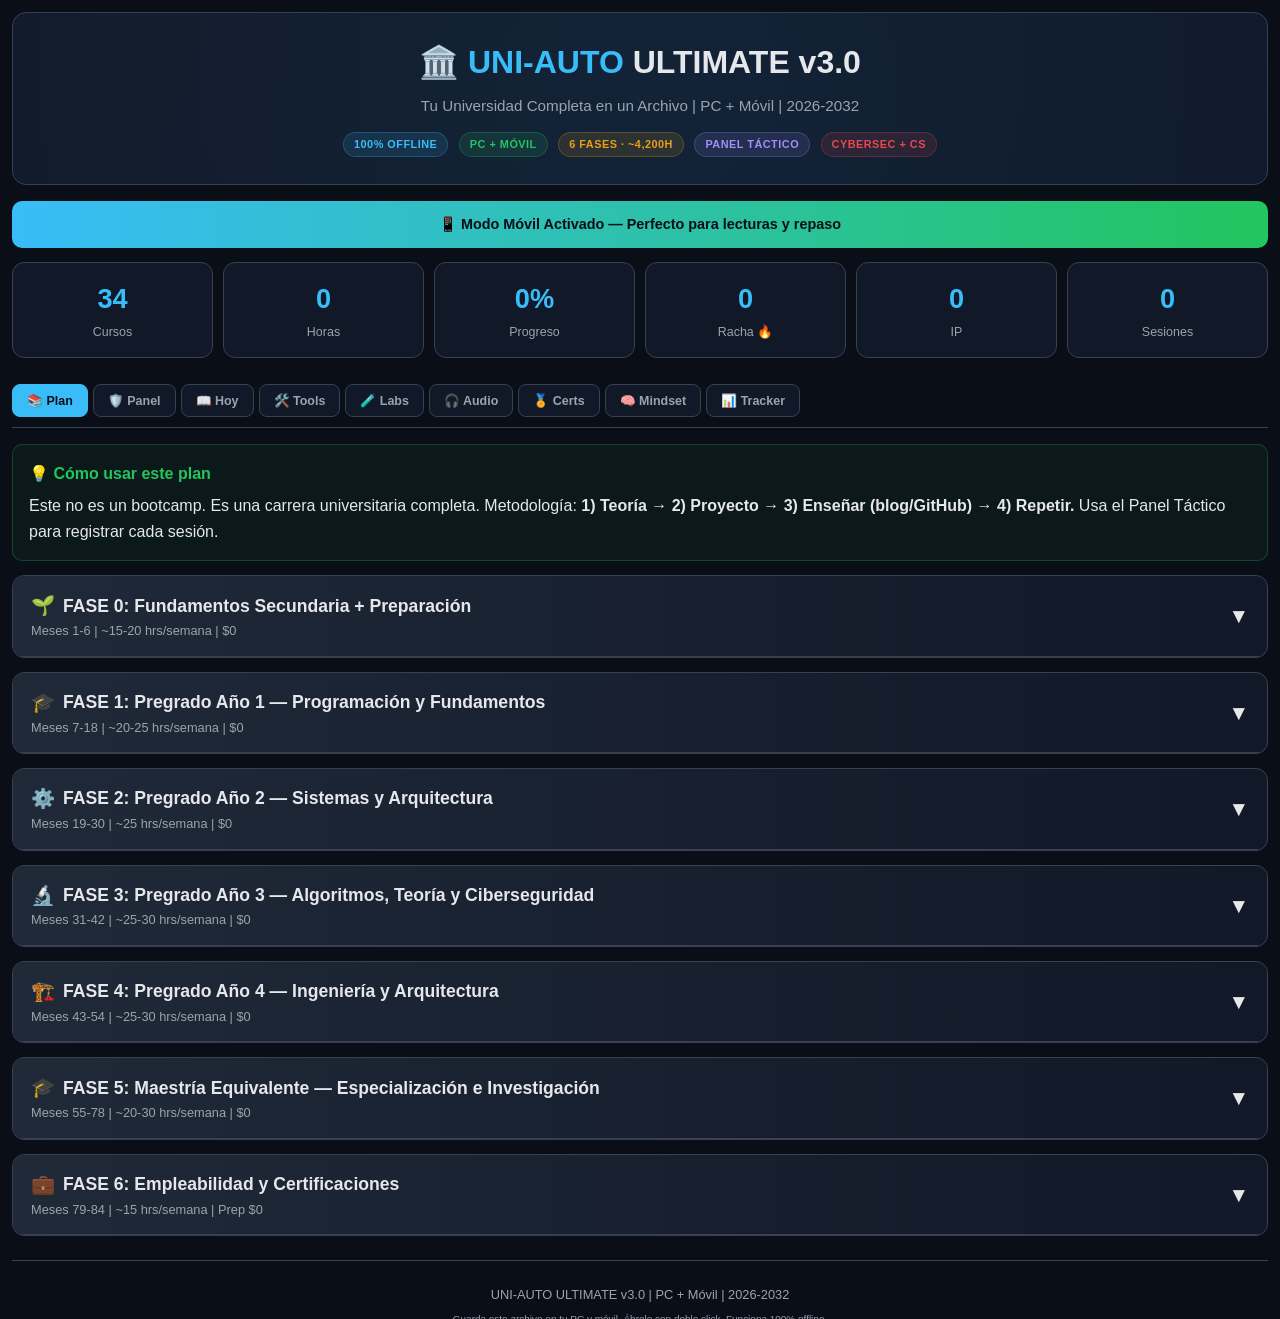
<file: aegis/archive/versions/UNI-AUTO-ULTIMATE-v3.html>
<!DOCTYPE html>
<html lang="es">
<head>
<meta charset="UTF-8">
<meta name="viewport" content="width=device-width, initial-scale=1.0, maximum-scale=1.0, user-scalable=no">
<meta name="theme-color" content="#0a0e17">
<title>UNI-AUTO ULTIMATE v3.0 — Tu Universidad en un Archivo</title>
<style>
:root{--bg:#0a0e17;--bg2:#111827;--bg3:#1f2937;--border:#374151;--text:#e5e7eb;--text2:#9ca3af;--accent:#38bdf8;--accent2:#22c55e;--accent3:#f59e0b;--accent4:#a78bfa;--danger:#ef4444;--warn:#f97316;--mobile-bar:#0f172a}
*{box-sizing:border-box;margin:0;padding:0;-webkit-tap-highlight-color:transparent}
html{scroll-behavior:smooth}
body{font-family:-apple-system,BlinkMacSystemFont,'Segoe UI',Roboto,sans-serif;background:var(--bg);color:var(--text);line-height:1.6;overflow-x:hidden}
::-webkit-scrollbar{width:6px}::-webkit-scrollbar-track{background:var(--bg)}::-webkit-scrollbar-thumb{background:var(--border);border-radius:3px}
.container{max-width:1450px;margin:0 auto;padding:12px}

/* Header */
header{background:linear-gradient(135deg,var(--bg2) 0%,#0f172a 100%);border:1px solid var(--border);border-radius:14px;padding:24px 16px;margin-bottom:16px;text-align:center;position:relative;overflow:hidden}
header::before{content:'';position:absolute;top:-50%;left:-50%;width:200%;height:200%;background:radial-gradient(circle,rgba(56,189,248,0.07) 0%,transparent 70%);animation:pulse 10s ease-in-out infinite}
@keyframes pulse{0%,100%{transform:scale(1)}50%{transform:scale(1.1)}}
header h1{font-size:2em;margin-bottom:6px;position:relative}header h1 span{color:var(--accent)}
header p{color:var(--text2);position:relative;font-size:.95em}
.badge{display:inline-block;padding:3px 10px;border-radius:20px;font-size:.68em;font-weight:700;text-transform:uppercase;letter-spacing:.5px;margin:3px;border:1px solid}
.badge-blue{background:rgba(56,189,248,.12);color:var(--accent);border-color:rgba(56,189,248,.25)}
.badge-green{background:rgba(34,197,94,.12);color:var(--accent2);border-color:rgba(34,197,94,.25)}
.badge-orange{background:rgba(245,158,11,.12);color:var(--accent3);border-color:rgba(245,158,11,.25)}
.badge-purple{background:rgba(167,139,250,.12);color:var(--accent4);border-color:rgba(167,139,250,.25)}
.badge-red{background:rgba(239,68,68,.12);color:var(--danger);border-color:rgba(239,68,68,.25)}

/* Stats */
.stats-grid{display:grid;grid-template-columns:repeat(auto-fit,minmax(130px,1fr));gap:10px;margin-bottom:16px}
.stat-card{background:var(--bg2);border:1px solid var(--border);border-radius:12px;padding:14px 10px;text-align:center;transition:transform .2s,border-color .2s}
.stat-card:hover{transform:translateY(-2px);border-color:var(--accent)}
.stat-card .number{font-size:1.7em;font-weight:800;color:var(--accent)}.stat-card .label{color:var(--text2);font-size:.78em;margin-top:3px}

/* Tabs */
.tabs{display:flex;gap:5px;margin-bottom:16px;flex-wrap:nowrap;overflow-x:auto;position:sticky;top:0;background:var(--bg);padding:10px 0;z-index:100;border-bottom:1px solid var(--border);-webkit-overflow-scrolling:touch}
.tab-btn{padding:8px 14px;border:1px solid var(--border);background:var(--bg2);color:var(--text2);border-radius:8px;cursor:pointer;font-size:.78em;font-weight:700;transition:all .2s;white-space:nowrap;flex-shrink:0}
.tab-btn:hover{background:var(--bg3);color:var(--text)}.tab-btn.active{background:var(--accent);color:#0a0e17;border-color:var(--accent)}
.tab-content{display:none}.tab-content.active{display:block;animation:fadeIn .25s}
@keyframes fadeIn{from{opacity:0;transform:translateY(6px)}to{opacity:1;transform:translateY(0)}}

/* Phase / Course */
.phase{background:var(--bg2);border:1px solid var(--border);border-radius:12px;margin-bottom:14px;overflow:hidden}
.phase-header{padding:14px 18px;background:linear-gradient(90deg,var(--bg3) 0%,transparent 100%);border-bottom:1px solid var(--border);cursor:pointer;display:flex;justify-content:space-between;align-items:center;transition:background .2s}
.phase-header:hover{background:var(--bg3)}.phase-header h2{font-size:1.1em;display:flex;align-items:center;gap:8px}
.phase-header h2 .icon{font-size:1.1em}.phase-meta{color:var(--text2);font-size:.8em}
.phase-content{display:none;padding:0}.phase-content.open{display:block}
.course{border-bottom:1px solid var(--border);padding:14px 18px;transition:background .15s}.course:last-child{border-bottom:none}
.course:hover{background:rgba(56,189,248,.02)}.course-header{display:flex;justify-content:space-between;align-items:flex-start;margin-bottom:6px;flex-wrap:wrap;gap:5px}
.course-title{font-size:1em;font-weight:700;color:var(--text)}.course-tags{display:flex;gap:4px;flex-wrap:wrap}
.course-desc{color:var(--text2);font-size:.85em;margin-bottom:8px}
.course-resources{display:flex;gap:6px;flex-wrap:wrap}
.resource-link{display:inline-flex;align-items:center;gap:4px;padding:5px 10px;border-radius:6px;font-size:.74em;font-weight:600;text-decoration:none;transition:all .2s}
.resource-link:hover{transform:translateY(-1px)}.link-course{background:rgba(56,189,248,.1);color:var(--accent);border:1px solid rgba(56,189,248,.18)}
.link-book{background:rgba(34,197,94,.1);color:var(--accent2);border:1px solid rgba(34,197,94,.18)}
.link-lab{background:rgba(245,158,11,.1);color:var(--accent3);border:1px solid rgba(245,158,11,.18)}
.link-video{background:rgba(167,139,250,.1);color:var(--accent4);border:1px solid rgba(167,139,250,.18)}

/* Progress */
.progress-section{background:var(--bg2);border:1px solid var(--border);border-radius:12px;padding:18px;margin-bottom:14px}
.progress-section h3{margin-bottom:10px;font-size:1em}.progress-bar-bg{background:var(--bg3);border-radius:8px;height:18px;overflow:hidden;margin-bottom:5px}
.progress-bar-fill{height:100%;background:linear-gradient(90deg,var(--accent),var(--accent2));border-radius:8px;transition:width .5s ease;display:flex;align-items:center;justify-content:flex-end;padding-right:8px;font-size:.7em;font-weight:800;color:#0a0e17;min-width:35px}

/* Panel */
.panel-card{background:var(--bg2);border:1px solid var(--border);border-radius:12px;padding:16px;margin-bottom:14px}
.panel-card h4{margin-bottom:8px;color:var(--accent3);font-size:1em}.panel-row{display:flex;gap:10px;flex-wrap:wrap;margin-bottom:10px;align-items:center}
.panel-input{background:var(--bg3);border:1px solid var(--border);border-radius:8px;padding:8px 12px;color:var(--text);font-size:.9em;min-width:100px;width:auto;flex:1}
.panel-input:focus{outline:none;border-color:var(--accent)}.panel-btn{padding:10px 18px;border-radius:8px;border:none;background:var(--accent);color:#0a0e17;font-weight:700;cursor:pointer;transition:all .2s;font-size:.9em}.panel-btn:hover{background:#7dd3fc;transform:translateY(-1px)}
.panel-btn-secondary{background:var(--bg3);color:var(--text);border:1px solid var(--border)}.panel-btn-secondary:hover{background:var(--border)}
.brief-output{background:var(--bg);border:1px solid var(--border);border-radius:8px;padding:14px;font-family:Consolas,monospace;font-size:.8em;color:var(--text2);white-space:pre-wrap;max-height:280px;overflow-y:auto;margin-top:10px}
.check-item{display:flex;align-items:center;gap:10px;padding:8px 0;border-bottom:1px solid var(--border)}.check-item:last-child{border-bottom:none}
.check-box{width:20px;height:20px;border:2px solid var(--border);border-radius:4px;cursor:pointer;display:flex;align-items:center;justify-content:center;font-size:.75em;transition:all .2s;flex-shrink:0}.check-box:hover{border-color:var(--accent)}
.check-box.checked{background:var(--accent2);border-color:var(--accent2);color:#fff}.check-text{font-size:.85em}.check-text.done{text-decoration:line-through;color:var(--text2)}

/* Tools */
.tools-grid{display:grid;grid-template-columns:repeat(auto-fit,minmax(260px,1fr));gap:12px}
.tool-card{background:var(--bg2);border:1px solid var(--border);border-radius:12px;padding:18px;transition:all .2s}.tool-card:hover{border-color:var(--accent);transform:translateY(-2px)}
.tool-card h4{color:var(--accent);margin-bottom:6px;font-size:.95em}.tool-card p{color:var(--text2);font-size:.82em;margin-bottom:10px}
.tool-card .install{background:var(--bg3);border:1px solid var(--border);border-radius:6px;padding:8px 10px;font-family:Consolas,Monaco,monospace;font-size:.72em;color:var(--accent2);overflow-x:auto}

/* Audio */
.audio-card{background:var(--bg2);border:1px solid var(--border);border-radius:10px;padding:14px;margin-bottom:10px}
.audio-card h5{color:var(--accent);margin-bottom:5px;font-size:.9em}.audio-card p{color:var(--text2);font-size:.8em;margin-bottom:6px}
.copy-btn{padding:5px 10px;border-radius:6px;border:none;background:var(--bg3);color:var(--text);font-size:.72em;cursor:pointer;border:1px solid var(--border)}.copy-btn:hover{background:var(--border)}

/* Tables */
table{width:100%;border-collapse:collapse;margin:12px 0;font-size:.82em}th,td{padding:9px 12px;text-align:left;border-bottom:1px solid var(--border)}
th{background:var(--bg3);color:var(--accent);font-weight:700;text-transform:uppercase;font-size:.72em;letter-spacing:.5px}tr:hover{background:rgba(56,189,248,.02)}

/* Mindset */
.mindset-box{background:rgba(167,139,250,.06);border:1px solid rgba(167,139,250,.25);border-radius:10px;padding:16px;margin:14px 0}
.mindset-box h4{color:var(--accent4);margin-bottom:6px;font-size:.95em}
.warning-box{background:rgba(239,68,68,.06);border:1px solid rgba(239,68,68,.25);border-radius:10px;padding:16px;margin-bottom:14px}
.warning-box h4{color:var(--danger);margin-bottom:6px}
.tip-box{background:rgba(34,197,94,.06);border:1px solid rgba(34,197,94,.25);border-radius:10px;padding:16px;margin-bottom:14px}
.tip-box h4{color:var(--accent2);margin-bottom:6px}

/* Mobile-specific */
.mobile-banner{display:none;background:linear-gradient(90deg,var(--accent),var(--accent2));color:#0a0e17;padding:12px 16px;border-radius:10px;margin-bottom:14px;text-align:center;font-weight:700;font-size:.9em}
.mobile-reading-card{background:var(--bg2);border:1px solid var(--border);border-radius:12px;padding:16px;margin-bottom:12px}
.mobile-reading-card h4{color:var(--accent);margin-bottom:8px;font-size:1em}.mobile-reading-card p{color:var(--text2);font-size:.85em;margin-bottom:10px}
.big-btn{display:block;width:100%;padding:14px;border-radius:10px;border:none;background:var(--accent);color:#0a0e17;font-weight:800;font-size:1em;margin-bottom:10px;cursor:pointer;text-align:center;text-decoration:none}
.big-btn-secondary{background:var(--bg3);color:var(--text);border:1px solid var(--border)}

/* Responsive */
@media(max-width:768px){
.container{padding:8px}
header{padding:18px 12px}header h1{font-size:1.5em}
.stats-grid{grid-template-columns:repeat(3,1fr);gap:8px}
.stat-card{padding:10px 6px}.stat-card .number{font-size:1.4em}
.tabs{padding:8px 0;gap:4px}
.tab-btn{padding:7px 10px;font-size:.72em}
.phase-header{padding:12px 14px}.phase-header h2{font-size:1em}
.course{padding:12px 14px}.course-title{font-size:.95em}
.panel-row{flex-direction:column;align-items:stretch}
.panel-input{width:100%;min-width:unset}
.panel-btn{width:100%}
.tools-grid{grid-template-columns:1fr}
table{font-size:.78em}th,td{padding:7px 8px}
.brief-output{font-size:.75em}
.mobile-banner{display:block}
}

footer{text-align:center;padding:24px;color:var(--text2);border-top:1px solid var(--border);margin-top:24px;font-size:.8em}
</style>
</head>
<body>
<div class="container">

<!-- HEADER -->
<header>
<h1>🏛️ <span>UNI-AUTO</span> ULTIMATE v3.0</h1>
<p>Tu Universidad Completa en un Archivo | PC + Móvil | 2026-2032</p>
<div style="margin-top:10px">
<span class="badge badge-blue">100% Offline</span>
<span class="badge badge-green">PC + Móvil</span>
<span class="badge badge-orange">6 Fases · ~4,200h</span>
<span class="badge badge-purple">Panel Táctico</span>
<span class="badge badge-red">CyberSec + CS</span>
</div>
</header>

<!-- MOBILE BANNER -->
<div class="mobile-banner" id="mobile-banner">
📱 Modo Móvil Activado — Perfecto para lecturas y repaso
</div>

<!-- STATS -->
<div class="stats-grid">
<div class="stat-card"><div class="number" id="stat-total">0</div><div class="label">Cursos</div></div>
<div class="stat-card"><div class="number" id="stat-hours">0</div><div class="label">Horas</div></div>
<div class="stat-card"><div class="number" id="stat-progress">0%</div><div class="label">Progreso</div></div>
<div class="stat-card"><div class="number" id="stat-streak">0</div><div class="label">Racha 🔥</div></div>
<div class="stat-card"><div class="number" id="stat-ip">0</div><div class="label">IP</div></div>
<div class="stat-card"><div class="number" id="stat-sessions">0</div><div class="label">Sesiones</div></div>
</div>

<!-- TABS -->
<div class="tabs">
<button class="tab-btn active" onclick="showTab('plan')">📚 Plan</button>
<button class="tab-btn" onclick="showTab('panel')">🛡️ Panel</button>
<button class="tab-btn" onclick="showTab('today')">📖 Hoy</button>
<button class="tab-btn" onclick="showTab('tools')">🛠️ Tools</button>
<button class="tab-btn" onclick="showTab('labs')">🧪 Labs</button>
<button class="tab-btn" onclick="showTab('audio')">🎧 Audio</button>
<button class="tab-btn" onclick="showTab('certs')">🏅 Certs</button>
<button class="tab-btn" onclick="showTab('mindset')">🧠 Mindset</button>
<button class="tab-btn" onclick="showTab('tracker')">📊 Tracker</button>
</div>

<!-- ==================== TAB: PLAN DE ESTUDIOS ==================== -->
<div id="plan" class="tab-content active">
<div class="tip-box"><h4>💡 Cómo usar este plan</h4><p>Este no es un bootcamp. Es una carrera universitaria completa. Metodología: <strong>1) Teoría → 2) Proyecto → 3) Enseñar (blog/GitHub) → 4) Repetir.</strong> Usa el Panel Táctico para registrar cada sesión.</p></div>

<div class="phase"><div class="phase-header" onclick="togglePhase(this)"><div><h2><span class="icon">🌱</span> FASE 0: Fundamentos Secundaria + Preparación</h2><div class="phase-meta">Meses 1-6 | ~15-20 hrs/semana | $0</div></div><span style="font-size:1.3em">▼</span></div><div class="phase-content">
<div class="course"><div class="course-header"><span class="course-title">Matemáticas: Álgebra, Geometría y Precálculo</span><div class="course-tags"><span class="badge badge-blue">Fundamento</span><span class="badge badge-green">Gratis</span></div></div><div class="course-desc">Base matemática indispensable. Sin esto no entenderás criptografía, algoritmos ni redes.</div><div class="course-resources"><a class="resource-link link-course" href="https://es.khanacademy.org/math" target="_blank">📐 Khan Academy (ES)</a><a class="resource-link link-video" href="https://www.youtube.com/playlist?list=PLyQSN7X0ro2314mKyUiOILaOC2hk6Pc3j" target="_blank">▶️ Julio Profe</a><a class="resource-link link-book" href="https://openstax.org/details/books/algebra-and-trigonometry" target="_blank">📖 OpenStax Álgebra</a></div></div>
<div class="course"><div class="course-header"><span class="course-title">Pensamiento Computacional + Intro CS</span><div class="course-tags"><span class="badge badge-blue">Core</span><span class="badge badge-green">Gratis</span></div></div><div class="course-desc">Aprende a pensar como computadora antes de programar. Resolución de problemas, abstracción, descomposición.</div><div class="course-resources"><a class="resource-link link-course" href="https://cs50.harvard.edu/x/2026/" target="_blank">🎓 CS50x 2026 — Harvard</a><a class="resource-link link-video" href="https://www.youtube.com/cs50" target="_blank">▶️ CS50 YouTube</a></div></div>
<div class="course"><div class="course-header"><span class="course-title">Linux para Principiantes + Terminal</span><div class="course-tags"><span class="badge badge-orange">Lab</span><span class="badge badge-green">Gratis</span></div></div><div class="course-desc">El 90% de servidores corren Linux. Debes dominar la terminal antes de escribir código serio.</div><div class="course-resources"><a class="resource-link link-course" href="https://linuxjourney.com/" target="_blank">🐧 Linux Journey</a><a class="resource-link link-book" href="https://linuxcommand.org/tlcl.php" target="_blank">📖 The Linux Command Line</a></div></div>
<div class="course"><div class="course-header"><span class="course-title">Inglés Técnico para IT</span><div class="course-tags"><span class="badge badge-blue">Soft Skill</span></div></div><div class="course-desc">El 95% de documentación técnica está en inglés. Nivel intermedio mínimo requerido.</div><div class="course-resources"><a class="resource-link link-course" href="https://www.duolingo.com/" target="_blank">🦉 Duolingo</a><a class="resource-link link-video" href="https://www.youtube.com/@EnglishClass101" target="_blank">▶️ EnglishClass101</a></div></div>
<div class="mindset-box"><h4>🧠 Proyecto Fase 0</h4><p>Configura tu estación de trabajo: Mac M4 (producción) + HP Arch Linux (trinchera). Documenta todo en Obsidian. Crea tu primer repositorio GitHub con README profesional.</p></div>
</div></div>

<div class="phase"><div class="phase-header" onclick="togglePhase(this)"><div><h2><span class="icon">🎓</span> FASE 1: Pregrado Año 1 — Programación y Fundamentos</h2><div class="phase-meta">Meses 7-18 | ~20-25 hrs/semana | $0</div></div><span style="font-size:1.3em">▼</span></div><div class="phase-content">
<div class="course"><div class="course-header"><span class="course-title">Programación Imperativa con Python</span><div class="course-tags"><span class="badge badge-blue">Core</span><span class="badge badge-green">Gratis</span></div></div><div class="course-desc">Tu primer lenguaje. Python te enseña lógica, estructuras de control, funciones, y manejo de archivos sin la complejidad de C.</div><div class="course-resources"><a class="resource-link link-course" href="https://www.py4e.com/" target="_blank">🎓 Python for Everybody</a><a class="resource-link link-book" href="https://greenteapress.com/thinkpython2/thinkpython2.pdf" target="_blank">📖 Think Python 2e</a><a class="resource-link link-lab" href="https://exercism.org/tracks/python" target="_blank">💻 Exercism Python</a></div></div>
<div class="course"><div class="course-header"><span class="course-title">Programación de Sistemas con C</span><div class="course-tags"><span class="badge badge-blue">Core</span><span class="badge badge-green">Gratis</span></div></div><div class="course-desc">C es el lenguaje de los sistemas operativos. Aprenderás memoria, punteros, y cómo la computadora realmente funciona.</div><div class="course-resources"><a class="resource-link link-course" href="https://cs50.harvard.edu/x/2026/" target="_blank">🎓 CS50 (módulo C)</a><a class="resource-link link-book" href="https://www.bell-labs.com/usr/dmr/www/cbook.pdf" target="_blank">📖 K&R C</a><a class="resource-link link-lab" href="https://www.codingame.com/" target="_blank">💻 CodinGame</a></div></div>
<div class="course"><div class="course-header"><span class="course-title">Estructuras de Datos y Algoritmos Básicos</span><div class="course-tags"><span class="badge badge-blue">Core</span><span class="badge badge-green">Gratis</span></div></div><div class="course-desc">Listas, pilas, colas, árboles, grafos, búsqueda y ordenamiento. Base de toda entrevista técnica y diseño de sistemas.</div><div class="course-resources"><a class="resource-link link-course" href="https://www.coursera.org/learn/algorithms-part1" target="_blank">🎓 Princeton Algorithms I</a><a class="resource-link link-book" href="https://runestone.academy/ns/books/published/pythonds/index.html" target="_blank">📖 Problem Solving with DS</a><a class="resource-link link-lab" href="https://visualgo.net/" target="_blank">💻 VisuAlgo</a></div></div>
<div class="course"><div class="course-header"><span class="course-title">Matemáticas Discretas para CS</span><div class="course-tags"><span class="badge badge-blue">Matemáticas</span><span class="badge badge-green">Gratis</span></div></div><div class="course-desc">Lógica proposicional, teoría de conjuntos, combinatoria, grafos. Esencial para criptografía y análisis de algoritmos.</div><div class="course-resources"><a class="resource-link link-course" href="https://ocw.mit.edu/courses/6-042j-mathematics-for-computer-science-fall-2010/" target="_blank">🎓 MIT 6.042J</a><a class="resource-link link-book" href="https://www.cs.yale.edu/homes/aspnes/classes/202/notes.pdf" target="_blank">📖 Discrete Math Notes (Yale)</a></div></div>
<div class="course"><div class="course-header"><span class="course-title">Git, Control de Versiones y Flujo de Trabajo</span><div class="course-tags"><span class="badge badge-orange">Herramienta</span><span class="badge badge-green">Gratis</span></div></div><div class="course-desc">Todo tu trabajo debe vivir en GitHub. Aprende branching, merging, pull requests, y flujos colaborativos.</div><div class="course-resources"><a class="resource-link link-book" href="https://git-scm.com/book/en/v2" target="_blank">📖 Pro Git</a><a class="resource-link link-course" href="https://www.atlassian.com/git/tutorials" target="_blank">🎓 Atlassian Git</a><a class="resource-link link-lab" href="https://learngitbranching.js.org/" target="_blank">💻 Learn Git Branching</a></div></div>
<div class="course"><div class="course-header"><span class="course-title">Redes de Computadoras I</span><div class="course-tags"><span class="badge badge-blue">Core</span><span class="badge badge-green">Gratis</span></div></div><div class="course-desc">Modelo OSI/TCP-IP, subnetting, DNS, DHCP, HTTP, routing básico. Sin redes no hay ciberseguridad.</div><div class="course-resources"><a class="resource-link link-course" href="https://www.youtube.com/playlist?list=PLeKd45zvjcDFUEv_ohr_HdUFeZRBIxEbV" target="_blank">▶️ NetworkChuck</a><a class="resource-link link-book" href="https://gaia.cs.umass.edu/kurose_ross/index.php" target="_blank">📖 Computer Networking (recursos)</a></div></div>
<div class="mindset-box"><h4>🧠 Proyecto Fase 1</h4><p>Construye un <strong>gestor de contraseñas en Python</strong> (CLI) con cifrado AES, SQLite, y autenticación. Súbelo a GitHub con README, tests unitarios, y documentación.</p></div>
</div></div>

<div class="phase"><div class="phase-header" onclick="togglePhase(this)"><div><h2><span class="icon">⚙️</span> FASE 2: Pregrado Año 2 — Sistemas y Arquitectura</h2><div class="phase-meta">Meses 19-30 | ~25 hrs/semana | $0</div></div><span style="font-size:1.3em">▼</span></div><div class="phase-content">
<div class="course"><div class="course-header"><span class="course-title">Arquitectura de Computadores: Nand2Tetris</span><div class="course-tags"><span class="badge badge-blue">Sistemas</span><span class="badge badge-green">Gratis</span></div></div><div class="course-desc">Construye una computadora desde una compuerta NAND hasta un sistema operativo funcional.</div><div class="course-resources"><a class="resource-link link-course" href="https://www.nand2tetris.org/" target="_blank">🎓 Nand2Tetris</a><a class="resource-link link-book" href="https://www.nand2tetris.org/book" target="_blank">📖 The Elements of Computing Systems</a></div></div>
<div class="course"><div class="course-header"><span class="course-title">Sistemas Operativos en Profundidad</span><div class="course-tags"><span class="badge badge-blue">Sistemas</span><span class="badge badge-green">Gratis</span></div></div><div class="course-desc">Procesos, threads, scheduling, memoria virtual, sistemas de archivos, concurrencia, deadlocks.</div><div class="course-resources"><a class="resource-link link-book" href="http://pages.cs.wisc.edu/~remzi/OSTEP/" target="_blank">📖 OSTEP (¡GRATIS!)</a></div></div>
<div class="course"><div class="course-header"><span class="course-title">Bases de Datos Relacionales y SQL</span><div class="course-tags"><span class="badge badge-blue">Core</span><span class="badge badge-green">Gratis</span></div></div><div class="course-desc">Diseño relacional, normalización, índices, transacciones ACID, SQL avanzado.</div><div class="course-resources"><a class="resource-link link-course" href="https://www.edx.org/cs50" target="_blank">🎓 CS50 SQL</a><a class="resource-link link-book" href="https://sqlbolt.com/" target="_blank">📖 SQLBolt</a></div></div>
<div class="course"><div class="course-header"><span class="course-title">Desarrollo Web Full Stack</span><div class="course-tags"><span class="badge badge-blue">Aplicaciones</span><span class="badge badge-green">Gratis</span></div></div><div class="course-desc">HTML, CSS, JS, DOM, APIs REST, backend básico. Necesitas entender cómo se construyen apps para poder hackearlas y defenderlas.</div><div class="course-resources"><a class="resource-link link-course" href="https://www.theodinproject.com/" target="_blank">🎓 The Odin Project</a><a class="resource-link link-book" href="https://eloquentjavascript.net/" target="_blank">📖 Eloquent JavaScript</a></div></div>
<div class="course"><div class="course-header"><span class="course-title">Seguridad Informática Fundamentos</span><div class="course-tags"><span class="badge badge-red">Seguridad</span><span class="badge badge-green">Gratis</span></div></div><div class="course-desc">CIA Triad, threat modeling, autenticación, autorización, criptografía simétrica/asimétrica, hashing, certificados TLS.</div><div class="course-resources"><a class="resource-link link-course" href="https://www.coursera.org/learn/intro-cyber-security" target="_blank">🎓 NYU: Intro CyberSec</a><a class="resource-link link-book" href="https://www.crypto101.io/" target="_blank">📖 Crypto 101</a></div></div>
<div class="mindset-box"><h4>🧠 Proyecto Fase 2</h4><p>Construye un <strong>mini-sistema operativo educativo</strong> (bootloader + kernel básico en C/ASM) O un <strong>sistema POS web completo</strong> con JWT, roles, PostgreSQL, y logs de auditoría.</p></div>
</div></div>

<div class="phase"><div class="phase-header" onclick="togglePhase(this)"><div><h2><span class="icon">🔬</span> FASE 3: Pregrado Año 3 — Algoritmos, Teoría y Ciberseguridad</h2><div class="phase-meta">Meses 31-42 | ~25-30 hrs/semana | $0</div></div><span style="font-size:1.3em">▼</span></div><div class="phase-content">
<div class="course"><div class="course-header"><span class="course-title">Algoritmos Avanzados y Complejidad</span><div class="course-tags"><span class="badge badge-blue">Teoría</span><span class="badge badge-green">Gratis</span></div></div><div class="course-desc">Divide y vencerás, programación dinámica, greedy, grafos avanzados, NP-completitud.</div><div class="course-resources"><a class="resource-link link-course" href="https://www.coursera.org/learn/algorithms-part2" target="_blank">🎓 Princeton Algorithms II</a><a class="resource-link link-book" href="https://edutechlearners.com/download/Introduction_to_algorithms-3rd%20Edition.pdf" target="_blank">📖 CLRS</a><a class="resource-link link-lab" href="https://leetcode.com/" target="_blank">💻 LeetCode</a></div></div>
<div class="course"><div class="course-header"><span class="course-title">Teoría de la Computación</span><div class="course-tags"><span class="badge badge-blue">Teoría</span><span class="badge badge-green">Gratis</span></div></div><div class="course-desc">Autómatas, lenguajes formales, máquinas de Turing, computabilidad, complejidad P vs NP.</div><div class="course-resources"><a class="resource-link link-course" href="https://ocw.mit.edu/courses/18-404j-theory-of-computation-fall-2020/" target="_blank">🎓 MIT 18.404J</a><a class="resource-link link-book" href="https://www.amazon.com/Introduction-Theory-Computation-Michael-Sipser/dp/113318779X" target="_blank">📖 Sipser: Intro to TOC</a></div></div>
<div class="course"><div class="course-header"><span class="course-title">Compiladores e Intérpretes</span><div class="course-tags"><span class="badge badge-purple">Especial</span><span class="badge badge-green">Gratis</span></div></div><div class="course-desc">Lexing, parsing, AST, análisis semántico, generación de código. Conecta directamente con tu proyecto Hado DSL.</div><div class="course-resources"><a class="resource-link link-course" href="https://craftinginterpreters.com/" target="_blank">🎓 Crafting Interpreters (¡GRATIS!)</a><a class="resource-link link-book" href="https://www3.nd.edu/~dthain/compilerbook/" target="_blank">📖 Intro to Compilers (ND)</a></div></div>
<div class="course"><div class="course-header"><span class="course-title">Ciberseguridad Ofensiva (Pentesting)</span><div class="course-tags"><span class="badge badge-red">Seguridad</span><span class="badge badge-green">Gratis</span></div></div><div class="course-desc">Reconocimiento, escaneo, enumeración, explotación, post-explotación, reporte.</div><div class="course-resources"><a class="resource-link link-course" href="https://www.kali.org/" target="_blank">🎓 Kali Linux</a><a class="resource-link link-book" href="https://overthewire.org/wargames/" target="_blank">💻 OverTheWire</a><a class="resource-link link-lab" href="https://www.vulnhub.com/" target="_blank">💻 VulnHub</a><a class="resource-link link-lab" href="https://tryhackme.com/" target="_blank">💻 TryHackMe</a></div></div>
<div class="course"><div class="course-header"><span class="course-title">Ciberseguridad Defensiva (Blue Team)</span><div class="course-tags"><span class="badge badge-red">Seguridad</span><span class="badge badge-green">Gratis</span></div></div><div class="course-desc">SIEM, análisis de logs, detección de intrusos, hardening, respuesta a incidentes.</div><div class="course-resources"><a class="resource-link link-course" href="https://www.elastic.co/security-for-beginners" target="_blank">🎓 Elastic Security</a><a class="resource-link link-book" href="https://www.sans.org/white-papers/" target="_blank">📖 SANS White Papers</a></div></div>
<div class="mindset-box"><h4>🧠 Proyecto Fase 3</h4><p>Construye un <strong>scanner de vulnerabilidades web automatizado</strong> en Python. Detecta SQLi, XSS, configs inseguras. Documenta la arquitectura con diagramas.</p></div>
</div></div>

<div class="phase"><div class="phase-header" onclick="togglePhase(this)"><div><h2><span class="icon">🏗️</span> FASE 4: Pregrado Año 4 — Ingeniería y Arquitectura</h2><div class="phase-meta">Meses 43-54 | ~25-30 hrs/semana | $0</div></div><span style="font-size:1.3em">▼</span></div><div class="phase-content">
<div class="course"><div class="course-header"><span class="course-title">Ingeniería de Software y Arquitectura</span><div class="course-tags"><span class="badge badge-blue">Arquitectura</span><span class="badge badge-green">Gratis</span></div></div><div class="course-desc">Patrones de diseño, arquitectura MVC/Microservicios, APIs, testing, CI/CD, DevOps básico.</div><div class="course-resources"><a class="resource-link link-book" href="https://refactoring.guru/" target="_blank">📖 Refactoring Guru</a><a class="resource-link link-book" href="https://martinfowler.com/books/eaa.html" target="_blank">📖 Patterns of Enterprise Architecture</a></div></div>
<div class="course"><div class="course-header"><span class="course-title">Sistemas Distribuidos</span><div class="course-tags"><span class="badge badge-blue">Arquitectura</span><span class="badge badge-green">Gratis</span></div></div><div class="course-desc">Consistencia, disponibilidad, partición (CAP), replicación, consenso (Raft), message queues.</div><div class="course-resources"><a class="resource-link link-book" href="https://www.distributed-systems.net/index.php/books/distributed-systems-3rd-edition-2017/" target="_blank">📖 Distributed Systems (Tanenbaum)</a><a class="resource-link link-course" href="https://www.youtube.com/playlist?list=PLeKd45zvjcDFUEv_ohr_HdUFeZRBIxEbV" target="_blank">▶️ MIT 6.824</a></div></div>
<div class="course"><div class="course-header"><span class="course-title">Machine Learning y Data Science (Fundamentos)</span><div class="course-tags"><span class="badge badge-purple">Especial</span><span class="badge badge-green">Gratis</span></div></div><div class="course-desc">Regresión, clasificación, clustering, redes neuronales básicas. La IA transforma la ciberseguridad.</div><div class="course-resources"><a class="resource-link link-course" href="https://www.fast.ai/" target="_blank">🎓 Fast.ai</a><a class="resource-link link-book" href="https://d2l.ai/" target="_blank">📖 Dive into Deep Learning</a></div></div>
<div class="course"><div class="course-header"><span class="course-title">Seguridad Avanzada: Forense, Malware, Threat Intel</span><div class="course-tags"><span class="badge badge-red">Seguridad</span><span class="badge badge-green">Gratis</span></div></div><div class="course-desc">Análisis forense de discos, análisis de malware estático/dinámico, IOCs, MITRE ATT&CK, threat hunting.</div><div class="course-resources"><a class="resource-link link-course" href="https://attack.mitre.org/" target="_blank">🎓 MITRE ATT&CK</a><a class="resource-link link-lab" href="https://www.sans.org/digital-forensics-incident-response/" target="_blank">💻 SANS DFIR</a></div></div>
<div class="course"><div class="course-header"><span class="course-title">Proyecto Final de Pregrado (Tesis Equivalente)</span><div class="course-tags"><span class="badge badge-purple">Tesis</span></div></div><div class="course-desc">6 meses para construir algo significativo. Diseño de arquitectura, implementación, documentación técnica, presentación.</div><div class="course-resources"><span class="resource-link link-lab">💻 Opción A: Hado v1.0 — DSL cybersecurity con backend Go</span><span class="resource-link link-lab">💻 Opción B: SIEM open-source para LATAM PYMES</span><span class="resource-link link-lab">💻 Opción C: Framework pentesting automatizado</span></div></div>
</div></div>

<div class="phase"><div class="phase-header" onclick="togglePhase(this)"><div><h2><span class="icon">🎓</span> FASE 5: Maestría Equivalente — Especialización e Investigación</h2><div class="phase-meta">Meses 55-78 | ~20-30 hrs/semana | $0</div></div><span style="font-size:1.3em">▼</span></div><div class="phase-content">
<div class="course"><div class="course-header"><span class="course-title">Criptografía Aplicada y Teórica</span><div class="course-tags"><span class="badge badge-red">Seguridad</span><span class="badge badge-green">Gratis</span></div></div><div class="course-desc">Criptografía de clave pública, curvas elípticas, TLS 1.3, zero-knowledge proofs, post-quantum crypto.</div><div class="course-resources"><a class="resource-link link-course" href="https://www.coursera.org/learn/crypto" target="_blank">🎓 Stanford Crypto I</a><a class="resource-link link-book" href="https://crypto.stanford.edu/~dabo/cryptobook/" target="_blank">📖 Applied Cryptography (Boneh, gratis)</a></div></div>
<div class="course"><div class="course-header"><span class="course-title">Seguridad de Redes Avanzada</span><div class="course-tags"><span class="badge badge-red">Seguridad</span><span class="badge badge-green">Gratis</span></div></div><div class="course-desc">Firewalls NG, IDS/IPS avanzados, segmentación zero-trust, VPNs, SD-WAN security.</div><div class="course-resources"><a class="resource-link link-book" href="https://www.firewall.cx/" target="_blank">📖 Firewall.cx</a></div></div>
<div class="course"><div class="course-header"><span class="course-title">Arquitectura de Software a Escala</span><div class="course-tags"><span class="badge badge-blue">Arquitectura</span><span class="badge badge-green">Gratis</span></div></div><div class="course-desc">System design interviews, sharding, caching, CDNs, load balancing, microservicios, event-driven, DDD.</div><div class="course-resources"><a class="resource-link link-book" href="https://www.designingdataintensiveapplications.com/" target="_blank">📖 Designing Data-Intensive Applications</a><a class="resource-link link-video" href="https://www.youtube.com/@SystemDesignInterview" target="_blank">▶️ System Design Interview</a></div></div>
<div class="course"><div class="course-header"><span class="course-title">Cloud Computing y DevSecOps</span><div class="course-tags"><span class="badge badge-blue">Cloud</span><span class="badge badge-green">Gratis</span></div></div><div class="course-desc">AWS/Azure/GCP fundamentos, containers (Docker/Kubernetes), IaC (Terraform), pipelines CI/CD seguras.</div><div class="course-resources"><a class="resource-link link-course" href="https://aws.amazon.com/training/digital/" target="_blank">🎓 AWS Free Training</a><a class="resource-link link-course" href="https://www.qwiklabs.com/" target="_blank">🎓 Qwiklabs (GCP)</a></div></div>
<div class="course"><div class="course-header"><span class="course-title">Investigación, Publicación y Comunidad</span><div class="course-tags"><span class="badge badge-purple">Investigación</span></div></div><div class="course-desc">Escribe papers técnicos, blog posts, contribuye a open-source, habla en conferencias virtuales.</div><div class="course-resources"><a class="resource-link link-course" href="https://arxiv.org/" target="_blank">📄 arXiv</a><a class="resource-link link-course" href="https://dev.to/" target="_blank">📝 Dev.to</a></div></div>
<div class="mindset-box"><h4>🧠 Proyecto de Maestría</h4><p>Publica un <strong>paper técnico o serie de blogs</strong> sobre un tema original. Presenta en meetup virtual. Posiciónate como <strong>expert</strong>, no solo "programador".</p></div>
</div></div>

<div class="phase"><div class="phase-header" onclick="togglePhase(this)"><div><h2><span class="icon">💼</span> FASE 6: Empleabilidad y Certificaciones</h2><div class="phase-meta">Meses 79-84 | ~15 hrs/semana | Prep $0</div></div><span style="font-size:1.3em">▼</span></div><div class="phase-content">
<div class="course"><div class="course-header"><span class="course-title">Portafolio Profesional y Marca Personal</span><div class="course-tags"><span class="badge badge-blue">Carrera</span></div></div><div class="course-desc">GitHub impecable, LinkedIn optimizado, blog técnico activo, proyectos documentados con arquitectura explicada.</div></div>
<div class="course"><div class="course-header"><span class="course-title">Entrevistas Técnicas y System Design</span><div class="course-tags"><span class="badge badge-blue">Carrera</span></div></div><div class="course-desc">Practica coding interviews, system design, y behavioral interviews en inglés.</div><div class="course-resources"><a class="resource-link link-lab" href="https://pramp.com/" target="_blank">💻 Pramp (free)</a><a class="resource-link link-lab" href="https://interviewing.io/" target="_blank">💻 interviewing.io</a></div></div>
</div></div>
</div>

<!-- ==================== TAB: PANEL TACTICO ==================== -->
<div id="panel" class="tab-content">
<div class="tip-box"><h4>🛡️ Panel de Control de Sesiones</h4><p>Registra cada sesión de estudio. Tu progreso se guarda localmente. Exporta/Importa JSON para backup o sincronización con tu HP Arch Linux.</p></div>

<div class="stats-grid">
<div class="stat-card"><div class="number" id="panel-sessions">0</div><div class="label">Sesiones</div></div>
<div class="stat-card"><div class="number" id="panel-hours">0</div><div class="label">Horas</div></div>
<div class="stat-card"><div class="number" id="panel-streak">0</div><div class="label">Racha 🔥</div></div>
<div class="stat-card"><div class="number" id="panel-ip">0</div><div class="label">IP</div></div>
</div>

<!-- SMART STATE -->
<div class="panel-card" style="border-color:var(--accent)">
<h4>🧭 Smart State — Dónde estás ahora</h4>
<div id="smart-state-display" style="color:var(--text2);font-size:.9em">
<p>Analizando tu historial...</p>
</div>
</div>

<!-- REGISTRO -->
<div class="panel-card">
<h4>✍️ Registrar Nueva Sesión</h4>
<div class="panel-row">
<select id="p-phase" class="panel-input" onchange="updatePanelTask()">
<option value="0">FASE 0: Fundamentos</option>
<option value="1">FASE 1: Pregrado Año 1</option>
<option value="2">FASE 2: Pregrado Año 2</option>
<option value="3">FASE 3: Pregrado Año 3</option>
<option value="4">FASE 4: Pregrado Año 4</option>
<option value="5">FASE 5: Maestría</option>
<option value="6">FASE 6: Empleabilidad</option>
</select>
<select id="p-week" class="panel-input" onchange="updatePanelTask()">
<option value="1">Semana 1</option><option value="2">Semana 2</option><option value="3">Semana 3</option><option value="4">Semana 4</option>
<option value="5">Semana 5</option><option value="6">Semana 6</option><option value="7">Semana 7</option><option value="8">Semana 8</option>
<option value="9">Semana 9</option><option value="10">Semana 10</option><option value="11">Semana 11</option><option value="12">Semana 12</option>
</select>
<select id="p-day" class="panel-input">
<option>Lunes</option><option>Martes</option><option>Miércoles</option><option>Jueves</option><option>Viernes</option><option>Sábado</option><option>Domingo</option>
</select>
</div>
<div class="panel-row">
<input id="p-topic" class="panel-input" style="flex:1" placeholder="Tema estudiado hoy...">
<input id="p-lesson" class="panel-input" style="flex:1" placeholder="Lección / Commit de la derrota...">
</div>
<div class="panel-row">
<label style="color:var(--text2);font-size:.85em">⚡ Energía:</label>
<select id="p-energy" class="panel-input"><option>1</option><option>2</option><option selected>3</option><option>4</option><option>5</option></select>
<label style="color:var(--text2);font-size:.85em">⭐ Score /10:</label>
<select id="p-score" class="panel-input"><option>1</option><option>2</option><option>3</option><option>4</option><option>5</option><option>6</option><option>7</option><option>8</option><option>9</option><option selected>5</option><option>10</option></select>
<label style="color:var(--text2);font-size:.85em">⏱️ Min:</label>
<input id="p-duration" class="panel-input" type="number" value="60" min="1" max="480" style="width:70px">
</div>
<div class="panel-row">
<label style="display:flex;align-items:center;gap:6px;color:var(--text2);font-size:.85em;cursor:pointer"><input type="checkbox" id="p-verified" style="accent-color:var(--accent2)"> 🏆 Semana verificada al 100%</label>
<label style="display:flex;align-items:center;gap:6px;color:var(--text2);font-size:.85em;cursor:pointer"><input type="checkbox" id="p-extra" style="accent-color:var(--accent3)"> 🔥 Práctica extra</label>
</div>
<div class="panel-row" style="margin-top:10px">
<button class="panel-btn" onclick="saveSession()">💾 Guardar Sesión</button>
<button class="panel-btn panel-btn-secondary" onclick="generateBrief()">🎯 Mission Brief</button>
<button class="panel-btn panel-btn-secondary" onclick="quickStart()">🚀 Quick Start</button>
</div>
<div class="panel-row" style="margin-top:8px">
<button class="panel-btn panel-btn-secondary" onclick="exportJSON()">📤 Exportar JSON</button>
<button class="panel-btn panel-btn-secondary" onclick="importJSON()">📥 Importar JSON</button>
<button class="panel-btn panel-btn-secondary" onclick="importArch()">🐧 Importar Arch</button>
</div>
<div id="brief-area" style="display:none;margin-top:12px">
<div style="display:flex;gap:8px;margin-bottom:8px;flex-wrap:wrap">
<button class="copy-btn" onclick="copyBrief()">📋 Copiar Brief</button>
<button class="copy-btn" onclick="window.open('https://gemini.google.com/app','_blank')">🤖 Abrir Gemini</button>
<button class="copy-btn" onclick="window.open('https://notebooklm.google.com','_blank')">📓 NotebookLM</button>
</div>
<div class="brief-output" id="brief-text"></div>
</div>
</div>

<!-- TAREA DEL DIA -->
<div class="panel-card">
<h4>📌 Tarea Recomendada para Hoy</h4>
<div id="panel-task" style="color:var(--text2);font-size:.9em;padding:10px;background:var(--bg);border-radius:8px;border:1px solid var(--border)">Selecciona fase y semana arriba para ver la tarea recomendada...</div>
<div style="margin-top:8px;color:var(--text2);font-size:.82em" id="panel-book"></div>
</div>

<!-- BITACORA -->
<div class="panel-card">
<h4>📜 Bitácora de Sesiones</h4>
<div id="session-log" style="max-height:300px;overflow-y:auto">
<p style="color:var(--text2);font-size:.85em">No hay sesiones registradas aún.</p>
</div>
</div>

<!-- ARCH SYNC -->
<div class="panel-card">
<h4>🐧 Sincronización con Trinchera Arch Linux</h4>
<p style="color:var(--text2);font-size:.82em;margin-bottom:8px">En tu HP con Arch, guarda sesiones en JSON y pégalo aquí para mergear.</p>
<textarea id="arch-import" class="panel-input" style="width:100%;min-height:70px;font-family:monospace;font-size:.75em" placeholder='[{"date":"2026-05-10","phase":1,"week":2,...}]'></textarea>
</div>
</div>

<!-- ==================== TAB: HOY (Mobile-Optimized) ==================== -->
<div id="today" class="tab-content">
<div class="tip-box"><h4>📖 Modo Hoy — Tu sesión de estudio en un vistazo</h4><p>Esta pestaña está optimizada para <strong>móvil</strong>. Aquí ves qué estudiar hoy, abres lecturas rápidas, y registras sesiones simples.</p></div>

<div class="panel-card" style="border-color:var(--accent3)">
<h4>🎯 Tu Sesión de Hoy</h4>
<div id="today-task" style="font-size:1.1em;color:var(--text);margin-bottom:12px">Cargando...</div>
<div id="today-book" style="color:var(--text2);font-size:.9em;margin-bottom:12px"></div>
<div id="today-cs50" style="color:var(--text2);font-size:.85em;margin-bottom:16px"></div>
<a class="big-btn" href="#" id="today-read-btn" target="_blank">📖 Abrir Lectura Principal</a>
<a class="big-btn big-btn-secondary" href="https://gemini.google.com/app" target="_blank">🤖 Abrir Gemini (Tutor IA)</a>
<a class="big-btn big-btn-secondary" href="https://notebooklm.google.com" target="_blank">📓 Abrir NotebookLM</a>
</div>

<div class="panel-card">
<h4>⚡ Registro Rápido (Móvil)</h4>
<div class="panel-row">
<select id="t-phase" class="panel-input"><option value="0">F0</option><option value="1">F1</option><option value="2">F2</option><option value="3">F3</option><option value="4">F4</option><option value="5">F5</option><option value="6">F6</option></select>
<select id="t-week" class="panel-input"><option>1</option><option>2</option><option>3</option><option>4</option></select>
<select id="t-day" class="panel-input"><option>Lunes</option><option>Martes</option><option>Miércoles</option><option>Jueves</option><option>Viernes</option><option>Sábado</option><option>Domingo</option></select>
</div>
<input id="t-topic" class="panel-input" style="width:100%;margin-bottom:8px" placeholder="Tema estudiado">
<div class="panel-row">
<select id="t-energy" class="panel-input"><option>1</option><option>2</option><option selected>3</option><option>4</option><option>5</option></select>
<select id="t-score" class="panel-input"><option>1</option><option>2</option><option>3</option><option>4</option><option>5</option><option>6</option><option>7</option><option>8</option><option>9</option><option selected>5</option><option>10</option></select>
<input id="t-duration" class="panel-input" type="number" value="45" min="1" max="300" style="width:80px">
</div>
<button class="big-btn" onclick="saveTodaySession()">💾 Guardar Sesión Rápida</button>
</div>

<div class="panel-card">
<h4>📚 Lecturas del Día (Abrir en Móvil)</h4>
<div id="today-readings"></div>
</div>

<div class="panel-card">
<h4>🎧 Audio del Día</h4>
<div id="today-audio"></div>
</div>
</div>

<!-- ==================== TAB: TOOLS ==================== -->
<div id="tools" class="tab-content">
<div class="tip-box"><h4>🛠️ Toolbox Local (Todo Gratuito)</h4><p>Instala estas herramientas en tu PC. Son el entorno de trabajo de un profesional.</p></div>
<div class="tools-grid">
<div class="tool-card"><h4>📝 Visual Studio Code</h4><p>IDE universal. Soporta todos los lenguajes via extensiones.</p><div class="install">code.visualstudio.com<br>Extensiones: Python, C/C++, Go, Docker, GitLens</div></div>
<div class="tool-card"><h4>🐧 VirtualBox + VMs</h4><p>Virtualización gratuita para labs de seguridad.</p><div class="install">virtualbox.org<br>VMs: Kali Linux, Ubuntu Server, Metasploitable 2</div></div>
<div class="tool-card"><h4>🐳 Docker Desktop</h4><p>Containers para labs rápidos.</p><div class="install">docker.com/products/docker-desktop</div></div>
<div class="tool-card"><h4>🧠 Ollama (IA Local)</h4><p>LLM local sin pagar APIs. Tu copiloto offline.</p><div class="install">ollama.com<br>ollama run codellama<br>ollama run deepseek-coder</div></div>
<div class="tool-card"><h4>📓 Obsidian</h4><p>Segundo cerebro digital. Notas locales, markdown, grafos.</p><div class="install">obsidian.md<br>Uso personal: 100% gratis</div></div>
<div class="tool-card"><h4>🌐 Draw.io Desktop</h4><p>Dibuja arquitecturas, diagramas de red, flujos.</p><div class="install">diagrams.net</div></div>
<div class="tool-card"><h4>🔍 Wireshark</h4><p>Analizador de protocolos de red.</p><div class="install">wireshark.org</div></div>
<div class="tool-card"><h4>🗄️ PostgreSQL + pgAdmin</h4><p>Base de datos relacional profesional.</p><div class="install">postgresql.org</div></div>
<div class="tool-card"><h4>⚡ Git + GitHub</h4><p>Control de versiones y portafolio público.</p><div class="install">git-scm.com | github.com</div></div>
<div class="tool-card"><h4>🔐 KeePassXC</h4><p>Gestor de contraseñas local y cifrado.</p><div class="install">keepassxc.org</div></div>
<div class="tool-card"><h4>🎯 Burp Suite Community</h4><p>Plataforma de pentesting web. Edición gratuita.</p><div class="install">portswigger.net/burp/communitydownload</div></div>
<div class="tool-card"><h4>📊 Wazuh (SIEM OSS)</h4><p>Seguridad unificada: HIDS, log analysis, threat detection.</p><div class="install">wazuh.com → Docker deployment</div></div>
</div>
</div>

<!-- ==================== TAB: LABS ==================== -->
<div id="labs" class="tab-content">
<div class="warning-box"><h4>⚠️ Reglas de Oro del Lab</h4><p><strong>NUNCA</strong> ataques redes que no sean tuyas. <strong>Siempre</strong> usa redes aisladas (Host-Only/NAT). <strong>Documenta todo</strong>.</p></div>
<div class="phase"><div class="phase-header" onclick="togglePhase(this)"><div><h2>🧪 Lab 1: Red Básica Aislada</h2><div class="phase-meta">Fase 1-2 | VirtualBox | $0</div></div><span style="font-size:1.3em">▼</span></div><div class="phase-content">
<div class="course"><div class="course-desc">Topología: Host → vboxnet0 → Kali (attacker) + Ubuntu Server (target) + Metasploitable 2 (vulnerable).</div>
<table><tr><th>VM</th><th>Rol</th><th>IP</th><th>RAM</th></tr><tr><td>Kali Linux</td><td>Atacante</td><td>192.168.56.101</td><td>4GB</td></tr><tr><td>Ubuntu Server</td><td>Servidor</td><td>192.168.56.102</td><td>2GB</td></tr><tr><td>Metasploitable 2</td><td>Vulnerable</td><td>192.168.56.103</td><td>512MB</td></tr></table>
<div class="course-resources"><span class="resource-link link-lab">1. VirtualBox → Host Network Manager → vboxnet0</span><span class="resource-link link-lab">2. Kali VM: kali.org/get-kali</span><span class="resource-link link-lab">3. Metasploitable 2: sourceforge.net/projects/metasploitable</span><span class="resource-link link-lab">4. Desde Kali: nmap -sn 192.168.56.0/24</span></div>
</div></div></div>
<div class="phase"><div class="phase-header" onclick="togglePhase(this)"><div><h2>🧪 Lab 2: Apps Web Vulnerables</h2><div class="phase-meta">Fase 2-3 | Docker | $0</div></div><span style="font-size:1.3em">▼</span></div><div class="phase-content">
<div class="course"><div class="course-desc">Despliega apps intencionalmente vulnerables en Docker para practicar OWASP Top 10.</div>
<div class="install" style="margin-bottom:12px"># DVWA<br>docker run --rm -it -p 80:80 vulnerables/web-dvwa<br><br># Juice Shop<br>docker run --rm -p 3000:3000 bkimminich/juice-shop<br><br># WebGoat<br>docker run -p 8080:8080 webgoat/webgoat</div>
<div class="course-resources"><span class="resource-link link-lab">Accede: http://192.168.56.1:80</span><span class="resource-link link-lab">Practica: SQLi, XSS, CSRF, IDOR</span></div>
</div></div></div>
<div class="phase"><div class="phase-header" onclick="togglePhase(this)"><div><h2>🧪 Lab 3: SIEM + Detección</h2><div class="phase-meta">Fase 3-4 | Docker | $0</div></div><span style="font-size:1.3em">▼</span></div><div class="phase-content">
<div class="course"><div class="course-desc">Construye un SOC miniatura en tu PC.</div>
<div class="install" style="margin-bottom:12px"># Wazuh All-in-One<br>git clone https://github.com/wazuh/wazuh-docker.git<br>cd wazuh-docker/single-node<br>docker-compose up -d</div>
<div class="course-resources"><span class="resource-link link-lab">1. Wazuh agent en VM Ubuntu</span><span class="resource-link link-lab">2. Ataque desde Kali → observa alertas</span><span class="resource-link link-lab">3. Escribe reglas custom</span></div>
</div></div></div>
<div class="phase"><div class="phase-header" onclick="togglePhase(this)"><div><h2>🧪 Lab 4: Active Directory</h2><div class="phase-meta">Fase 4-5 | VirtualBox | $0</div></div><span style="font-size:1.3em">▼</span></div><div class="phase-content">
<div class="course"><div class="course-desc">Simula red empresarial Windows con AD.</div>
<div class="course-resources"><span class="resource-link link-lab">VM 1: Windows Server 2022 (Eval 180 días) → DC</span><span class="resource-link link-lab">VM 2: Windows 10/11 (Eval) → Workstation</span><span class="resource-link link-lab">VM 3: Kali Linux → Attacker</span><span class="resource-link link-lab">Practica: Kerberoasting, Pass-the-Hash, BloodHound</span></div>
</div></div></div>
</div>

<!-- ==================== TAB: AUDIO ==================== -->
<div id="audio" class="tab-content">
<div class="tip-box"><h4>🎧 Audio Prompts para NotebookLM / Ollama</h4><p>Copia el prompt, pégalo en NotebookLM → Audio Overview → Customize, o úsalo con Ollama local.</p></div>
<div id="audio-container"></div>
</div>

<!-- ==================== TAB: CERTS ==================== -->
<div id="certs" class="tab-content">
<div class="tip-box"><h4>🏅 Estrategia de Certificaciones</h4><p><strong>Fase 1-5: $0.</strong> Prepárate con este plan. Certifícate solo cuando estés listo (Fase 6).</p></div>
<div class="tools-grid">
<div class="tool-card"><h4>🟢 GitHub Foundations</h4><p>Domino de Git, Actions, colaboración.</p><div class="install">~$50-100 | Fácil | Dev + Sec</div></div>
<div class="tool-card"><h4>🟢 LPI Linux Essentials</h4><p>Base sólida Linux. Reconocida globalmente.</p><div class="install">~$120 | Fácil | SysAdmin</div></div>
<div class="tool-card"><h4>🟡 CompTIA Security+</h4><p>La certificación entry-level más reconocida en cybersec. DoD 8570.</p><div class="install">~$400 | Media | Cybersec</div></div>
<div class="tool-card"><h4>🟡 AWS Cloud Practitioner</h4><p>Fundamentos cloud. Puerta a DevSecOps.</p><div class="install">~$100 | Fácil-Media | Cloud</div></div>
<div class="tool-card"><h4>🟠 eJPT (INE)</h4><p>Pentesting práctico hands-on. Muy respetada.</p><div class="install">~$200 | Media | Pentest</div></div>
<div class="tool-card"><h4>🟠 OSCP</h4><p>El estándar de oro. Examen 24h hackeando máquinas reales.</p><div class="install">~$1,600 | Difícil | Pentest</div></div>
<div class="tool-card"><h4>🔴 CISSP</h4><p>Gestión y arquitectura enterprise. Nivel senior.</p><div class="install">~$750 | Difícil | Arquitecto</div></div>
</div>
<div class="progress-section" style="margin-top:16px">
<h3>📋 Checklist Pre-Certificación</h3>
<div class="check-item"><div class="check-box" onclick="toggleCheck(this)"></div><span class="check-text">200+ horas de labs (TryHackMe, VulnHub, HTB)</span></div>
<div class="check-item"><div class="check-box" onclick="toggleCheck(this)"></div><span class="check-text">Dominar 3 lenguajes: Python, C/Go, JS/TS</span></div>
<div class="check-item"><div class="check-box" onclick="toggleCheck(this)"></div><span class="check-text">5+ proyectos en GitHub con arquitectura documentada</span></div>
<div class="check-item"><div class="check-box" onclick="toggleCheck(this)"></div><span class="check-text">10+ artículos técnicos en blog</span></div>
<div class="check-item"><div class="check-box" onclick="toggleCheck(this)"></div><span class="check-text">Contribuir a 2+ proyectos open-source</span></div>
<div class="check-item"><div class="check-box" onclick="toggleCheck(this)"></div><span class="check-text">50+ problemas LeetCode medianos/difíciles</span></div>
<div class="check-item"><div class="check-box" onclick="toggleCheck(this)"></div><span class="check-text">Diseñar y documentar 3+ sistemas completos</span></div>
<div class="check-item"><div class="check-box" onclick="toggleCheck(this)"></div><span class="check-text">Inglés: lectura técnica fluida, conversación básica</span></div>
</div>
</div>

<!-- ==================== TAB: MINDSET ==================== -->
<div id="mindset" class="tab-content">
<div class="mindset-box"><h4>🧠 "Picar Código" vs "Diseñar Sistemas"</h4><p>Los bootcamps enseñan <strong>sintaxis</strong>. Un ingeniero diseña <strong>arquitecturas</strong>: qué tecnología usar, cómo escalar, dónde poner la DB, cómo proteger datos. Eso paga $100k+/año y permite trabajo remoto.</p></div>
<div class="phase"><div class="phase-header" onclick="togglePhase(this)"><div><h2>🔄 Los 5 Pilares del Pensamiento Sistémico</h2></div><span style="font-size:1.3em">▼</span></div><div class="phase-content">
<div class="course"><div class="course-title">1. Abstracción-Jerarquía</div><div class="course-desc">No pienses en "código". Piensa en <strong>capas</strong>: Usuario → API → Negocio → Persistencia → Infra. Cada capa es un sistema con contratos.</div></div>
<div class="course"><div class="course-title">2. Estado-Transición</div><div class="course-desc">Todo sistema es una máquina de estados. Las transiciones deben ser <strong>atómicas, trazables y seguras</strong>. Dibuja diagramas antes de programar.</div></div>
<div class="course"><div class="course-title">3. Fallo-Primero</div><div class="course-desc">Asume que todo fallará. Diseña para la recuperación, no solo el camino feliz. Esto separa junior de senior.</div></div>
<div class="course"><div class="course-title">4. Seguridad por Diseño</div><div class="course-desc">La seguridad no es un plugin al final. Es una propiedad emergente. Usa <strong>threat modeling</strong> (STRIDE) en cada proyecto.</div></div>
<div class="course"><div class="course-title">5. Composición-Reutilización</div><div class="course-desc">Los grandes sistemas se componen. Tu trabajo es elegir componentes correctos y definir sus interacciones.</div></div>
</div></div>
<div class="tip-box"><h4>✍️ Ritual Diario de Arquitecto</h4><p>Antes de abrir VS Code:</p><ol style="margin-left:20px;margin-top:6px;color:var(--text2)"><li>Dibuja el sistema en papel (cajas y flechas)</li><li>Escribe el "contrato" de cada componente</li><li>Identifica 3 ataques posibles y 3 defensas</li><li>Luego programa</li></ol></div>
<div class="progress-section"><h3>📚 Libros que Reconfiguran el Cerebro</h3>
<table><tr><th>Libro</th><th>Qué te enseña</th><th>Dónde</th></tr><tr><td>The Elements of Computing Systems (Nand2Tetris)</td><td>Cómo funciona una computadora desde cero</td><td>nand2tetris.org</td></tr><tr><td>Operating Systems: Three Easy Pieces</td><td>Cómo funciona un SO moderno</td><td>pages.cs.wisc.edu/~remzi/OSTEP/</td></tr><tr><td>Crafting Interpreters</td><td>Cómo funcionan los lenguajes de programación</td><td>craftinginterpreters.com</td></tr><tr><td>Designing Data-Intensive Applications</td><td>Cómo diseñar sistemas que escalan</td><td>Compra usado</td></tr><tr><td>The Architecture of Open Source Applications</td><td>Cómo piensan arquitectos reales</td><td>aosabook.org (¡GRATIS!)</td></tr><tr><td>Crypto 101</td><td>Criptografía sin matemáticas intimidantes</td><td>crypto101.io</td></tr></table>
</div>
</div>

<!-- ==================== TAB: TRACKER ==================== -->
<div id="tracker" class="tab-content">
<div class="progress-section"><h3>📊 Progreso Global</h3><div class="progress-bar-bg"><div class="progress-bar-fill" id="global-progress" style="width:0%">0%</div></div><p style="color:var(--text2);font-size:.8em;margin-top:5px">Marca cursos completados. Se guarda automáticamente.</p></div>
<div class="progress-section"><h3>✅ FASE 0</h3><div id="tracker-f0"></div></div>
<div class="progress-section"><h3>✅ FASE 1</h3><div id="tracker-f1"></div></div>
<div class="progress-section"><h3>✅ FASE 2</h3><div id="tracker-f2"></div></div>
<div class="progress-section"><h3>✅ FASE 3</h3><div id="tracker-f3"></div></div>
<div class="progress-section"><h3>✅ FASE 4</h3><div id="tracker-f4"></div></div>
<div class="progress-section"><h3>✅ FASE 5</h3><div id="tracker-f5"></div></div>
<div class="progress-section"><h3>✅ FASE 6</h3><div id="tracker-f6"></div></div>
<div style="text-align:center;margin-top:14px"><button onclick="resetProgress()" style="padding:10px 20px;background:var(--danger);color:#fff;border:none;border-radius:8px;cursor:pointer;font-weight:700">🗑️ Resetear Progreso</button></div>
</div>

<footer>
<p>UNI-AUTO ULTIMATE v3.0 | PC + Móvil | 2026-2032</p>
<p style="margin-top:5px;font-size:.78em">Guarda este archivo en tu PC y móvil. Ábrelo con doble click. Funciona 100% offline.</p>
<p style="margin-top:3px;font-size:.72em;color:var(--text2)">Basado en: OSSU, MIT OCW, Harvard CS50, Nand2Tetris, Panel Táctico v5.0</p>
</footer>
</div>

<script>
// ── Core ──
function showTab(tabId){document.querySelectorAll('.tab-content').forEach(t=>t.classList.remove('active'));document.querySelectorAll('.tab-btn').forEach(b=>b.classList.remove('active'));document.getElementById(tabId).classList.add('active');event.target.classList.add('active');if(tabId==='today')updateTodayTab();}
function togglePhase(header){const c=header.nextElementSibling;const a=header.querySelector('span:last-child');c.classList.toggle('open');a.textContent=c.classList.contains('open')?'▲':'▼';}
function toggleCheck(box){box.classList.toggle('checked');box.textContent=box.classList.contains('checked')?'✓':'';box.nextElementSibling.classList.toggle('done');}

// ── Data ──
const PHASE_NAMES=['F0: Fundamentos','F1: Pregrado Año 1','F2: Pregrado Año 2','F3: Pregrado Año 3','F4: Pregrado Año 4','F5: Maestría','F6: Empleabilidad'];
const PHASE_WEEKS=[4,12,12,12,12,24,6];
const BOOKS_BY_PHASE={
0:"📖 The Linux Command Line (Shotts) + Khan Academy Matemáticas",
1:"📖 Think Python 2e (Downey) + Pro Git (Chacon)",
2:"📖 Nand2Tetris (Nisan & Schocken) + OSTEP (Remzi)",
3:"📖 CLRS (Intro to Algorithms) + Crafting Interpreters (Nystrom)",
4:"📖 Designing Data-Intensive Applications (Kleppmann) + Refactoring Guru",
5:"📖 Applied Cryptography (Boneh, gratis) + Distributed Systems (Tanenbaum)",
6:"📖 Cracking the Coding Interview (McDowell) + System Design Interview"
};
const CS50X={
0:"CS50x Sem 0 — Scratch: pensamiento computacional, funciones, bucles",
1:"CS50x Sem 1 — C: compilación, tipos, operadores, condicionales, bucles",
2:"CS50x Sem 2 — Arrays: memoria, cadenas, cifrado, depuración",
3:"CS50x Sem 3 — Algorithms: búsqueda lineal/binaria, Bubble/Merge Sort, Big O",
4:"CS50x Sem 4 — Memory: punteros, malloc/free, estructuras, archivos",
5:"CS50x Sem 5 — Data Structures: listas enlazadas, árboles, tablas hash, tries",
6:"CS50x Sem 6 — Python: sintaxis, tipos, listas, dicts, archivos",
7:"CS50x Sem 7 — SQL + AI: SQLite, SELECT/INSERT/UPDATE/DELETE, JOINs",
8:"CS50x Sem 8 — HTML, CSS, JavaScript: DOM, eventos, fetch API",
9:"CS50x Sem 9 — Flask: rutas, Jinja2, sesiones, formularios",
10:"CS50x Sem 10 — Proyecto Final: diseñar, ejecutar y presentar portfolio"
};

function getTask(phase,week,day){
const tasks={
0:{1:"Khan Academy Álgebra + CS50 Sem 0",2:"Linux Journey comandos básicos + Python variables",3:"Condicionales + bucles en Python",4:"Funciones + Git init"},
1:{1:"Python for Everybody Sem 1-2",2:"CS50 Sem 1 (C)",3:"CS50 Sem 2 (Arrays)",4:"Estructuras de datos básicas",5:"Matemáticas discretas",6:"Redes OSI/TCP-IP",7:"Git avanzado",8:"Proyecto: Gestor de contraseñas",9:"Repaso + pytest",10:"CS50 Sem 3 (Algorithms)",11:"CS50 Sem 4 (Memory)",12:"Proyecto final Fase 1"},
2:{1:"Nand2Tetris Sem 1-2",2:"Nand2Tetris Sem 3-4",3:"OSTEP: procesos y memoria",4:"OSTEP: concurrencia",5:"SQL y normalización",6:"PostgreSQL",7:"HTML5 + CSS Flexbox/Grid",8:"DOM + Fetch API",9:"Flask: rutas y Jinja2",10:"API REST",11:"Seguridad: CIA Triad + cripto",12:"Proyecto POS web + auditoría"},
3:{1:"Algoritmos avanzados: DP, greedy",2:"Grafos avanzados",3:"Teoría: autómatas",4:"Máquinas de Turing, P vs NP",5:"Crafting Interpreters: scanner",6:"Crafting Interpreters: parser",7:"Hado DSL: parser real",8:"Pentesting: reconocimiento",9:"Pentesting: explotación web",10:"Blue Team: SIEM + Wazuh",11:"Blue Team: logs",12:"Proyecto: Scanner vulns web"},
4:{1:"Patrones: SOLID, Factory",2:"Arquitectura MVC vs Microservicios",3:"Sistemas distribuidos: CAP",4:"Raft + message queues",5:"ML: regresión",6:"Redes neuronales básicas",7:"Forense: análisis de disco",8:"Malware: análisis estático",9:"MITRE ATT&CK",10:"Threat hunting",11:"Proyecto final: diseño",12:"Proyecto final: implementación"},
5:{1:"Cripto: RSA, clave pública",2:"Curvas elípticas, TLS 1.3",3:"Zero-knowledge proofs",4:"Post-quantum crypto",5:"Firewalls NG",6:"IDS/IPS avanzados",7:"System Design: sharding",8:"System Design: caching",9:"AWS: IAM, VPC",10:"Docker + Kubernetes",11:"Terraform + CI/CD",12:"Investigación: paper",13:"Investigación: publicación",14:"Contribución open-source",15:"Charla en meetup",16:"Blog técnico avanzado",17:"Networking profesional",18:"Mentoría",19:"Especialización",20:"Especialización",21:"Especialización",22:"Especialización",23:"Especialización",24:"Proyecto maestría final"},
6:{1:"Portafolio: GitHub + LinkedIn",2:"Blog técnico + marca",3:"Pramp: mock interviews",4:"System design practice",5:"Aplicaciones a trabajos remotos",6:"Negociación salarial"}
};
return(tasks[phase]&&tasks[phase][week])||`Continúa con ${PHASE_NAMES[phase]} — Semana ${week}.`;
}

// ── Sessions ──
function getSessions(){return JSON.parse(localStorage.getItem('uni-auto-sessions')||'[]');}
function saveSessions(s){localStorage.setItem('uni-auto-sessions',JSON.stringify(s));}

function updatePanelStats(){
const s=getSessions();const totalMin=s.reduce((a,e)=>a+(e.duration_min||0),0);const hours=Math.round(totalMin/60*10)/10;
let streak=0;const dates=[...new Set(s.map(e=>e.date.slice(0,10)))].sort();const today=new Date().toISOString().slice(0,10);let check=new Date();check.setDate(check.getDate()-1);if(dates.includes(today))streak=1;while(dates.includes(check.toISOString().slice(0,10))){streak++;check.setDate(check.getDate()-1);}
let ip=0;for(const e of s){ip+=e.score*10;if(e.verified_100)ip+=50;if(e.extra_practice)ip+=20;}
document.getElementById('panel-sessions').textContent=s.length;document.getElementById('panel-hours').textContent=hours;document.getElementById('panel-streak').textContent=streak;document.getElementById('panel-ip').textContent=ip;document.getElementById('stat-streak').textContent=streak;document.getElementById('stat-ip').textContent=ip;document.getElementById('stat-hours').textContent=hours;document.getElementById('stat-sessions').textContent=s.length;
}

function renderLog(){
const s=getSessions();const log=document.getElementById('session-log');if(!s.length){log.innerHTML='<p style="color:var(--text2);font-size:.85em">No hay sesiones registradas aún.</p>';return;}
log.innerHTML=s.slice().reverse().map(e=>{
const t=e.verified_100?'🏆':'';const x=e.extra_practice?'🔥':'';const dt=new Date(e.date).toLocaleString('es-GT',{month:'short',day:'numeric',hour:'2-digit',minute:'2-digit'});
return`<div style="border-bottom:1px solid var(--border);padding:8px 0;font-size:.82em"><div style="font-weight:700;color:var(--accent)">${t}${x} F${e.phase} W${e.week} · ${e.day} · ${dt}</div><div style="color:var(--text)">${e.topic}</div><div style="color:var(--text2)">⭐ ${e.score}/10 · ⚡ ${e.energy}/5 · ⏱️ ${e.duration_min}min</div>${e.lesson?`<div style="color:var(--accent3);margin-top:3px;font-size:.8em">💡 ${e.lesson}</div>`:''}</div>`;
}).join('');
}

function updatePanelTask(){
const ph=parseInt(document.getElementById('p-phase').value);const wk=parseInt(document.getElementById('p-week').value);
document.getElementById('panel-task').innerHTML=`<strong>${PHASE_NAMES[ph]} — Semana ${wk}:</strong><br>${getTask(ph,wk,'Lunes')}`;
document.getElementById('panel-book').textContent=BOOKS_BY_PHASE[ph]||'';
}

function saveSession(){
const ph=parseInt(document.getElementById('p-phase').value);const wk=parseInt(document.getElementById('p-week').value);const day=document.getElementById('p-day').value;
const topic=document.getElementById('p-topic').value||'Sin tema';const lesson=document.getElementById('p-lesson').value||'';
const energy=parseInt(document.getElementById('p-energy').value);const score=parseInt(document.getElementById('p-score').value);const dur=parseInt(document.getElementById('p-duration').value)||0;
const verified=document.getElementById('p-verified').checked;const extra=document.getElementById('p-extra').checked;
const entry={id:crypto.randomUUID?crypto.randomUUID():Math.random().toString(36).slice(2),date:new Date().toISOString(),phase:ph,week:wk,day:day,topic:topic,lesson:lesson,energy:energy,score:score,duration_min:dur,verified_100:verified,extra_practice:extra,platform:'HTML Panel'};
const s=getSessions();s.push(entry);saveSessions(s);updatePanelStats();renderLog();updateSmartState();
document.getElementById('p-topic').value='';document.getElementById('p-lesson').value='';
alert('✅ Sesión guardada. ¡Sigue así!');
}

function saveTodaySession(){
const ph=parseInt(document.getElementById('t-phase').value);const wk=parseInt(document.getElementById('t-week').value);const day=document.getElementById('t-day').value;
const topic=document.getElementById('t-topic').value||'Sin tema';const energy=parseInt(document.getElementById('t-energy').value);const score=parseInt(document.getElementById('t-score').value);const dur=parseInt(document.getElementById('t-duration').value)||0;
const entry={id:crypto.randomUUID?crypto.randomUUID():Math.random().toString(36).slice(2),date:new Date().toISOString(),phase:ph,week:wk,day:day,topic:topic,lesson:'',energy:energy,score:score,duration_min:dur,verified_100:false,extra_practice:false,platform:'Mobile Quick'};
const s=getSessions();s.push(entry);saveSessions(s);updatePanelStats();renderLog();updateSmartState();updateTodayTab();
document.getElementById('t-topic').value='';
alert('✅ Sesión rápida guardada.');
}

function generateBrief(){
const ph=parseInt(document.getElementById('p-phase').value);const wk=parseInt(document.getElementById('p-week').value);const day=document.getElementById('p-day').value;const energy=parseInt(document.getElementById('p-energy').value);
const s=getSessions();const last=s.length?s[s.length-1]:{};
const role=energy>=4?'GENERAL':(energy>=2?'SOCRÁTICO':'HISTORIADOR');
const today=new Date().toLocaleDateString('es-GT',{weekday:'long',year:'numeric',month:'long',day:'numeric'});
const task=getTask(ph,wk,day);const cs50x=CS50X[Math.max(0,wk-1)]||'';const book=BOOKS_BY_PHASE[ph]||'';
const brief=`🛡️ MISSION BRIEF — ${today}
━━━━━━━━━━━━━━━━━━━━━━━━━━━━━━━━━━
PILOTO: Christian Toledo
FASE: ${ph} (${PHASE_NAMES[ph]}) | SEMANA: ${wk} | DÍA: ${day} | ENERGÍA: ${energy}/5
━━━━━━━━━━━━━━━━━━━━━━━━━━━━━━━━━━
📍 ÚLTIMA SESIÓN:
 Tema: ${last.topic||'Primera sesión'}
 Lección: ${last.lesson||'N/A'}

🎯 TAREA DE HOY:
 ${task}
${cs50x?`📚 CS50x PARALELO:
 ${cs50x}`:''}
📖 LECTURA RECOMENDADA:
 ${book}

🤖 ROL SOLICITADO: ${role}

INSTRUCCIONES PARA TUTOR IA:
1. Activa el rol indicado.
2. NO des la solución directa. Hazme pensar.
3. Si energía ≤ 2, haz revisión, no conceptos nuevos.
4. Al final, genera mi entrada de diario para el Panel.
5. Soy Christian Toledo. Mac M4 (producción) + HP Arch Linux (trinchera).
━━━━━━━━━━━━━━━━━━━━━━━━━━━━━━━━━━`;
document.getElementById('brief-text').textContent=brief;document.getElementById('brief-area').style.display='block';
}
function copyBrief(){navigator.clipboard.writeText(document.getElementById('brief-text').textContent).then(()=>alert('📋 Brief copiado'));}
function quickStart(){generateBrief();window.open('https://gemini.google.com/app','_blank');}
function exportJSON(){const s=getSessions();const blob=new Blob([JSON.stringify(s,null,2)],{type:'application/json'});const a=document.createElement('a');a.href=URL.createObjectURL(blob);a.download='uni_auto_'+new Date().toISOString().slice(0,10)+'.json';a.click();}
function importJSON(){const inp=document.createElement('input');inp.type='file';inp.accept='.json';inp.onchange=e=>{const f=e.target.files[0];if(!f)return;const r=new FileReader();r.onload=ev=>{try{const data=JSON.parse(ev.target.result);if(!Array.isArray(data))throw new Error('No es array');const s=getSessions();const ex=new Set(s.map(x=>x.id));let added=0;for(const entry of data){if(!ex.has(entry.id)){s.push(entry);ex.add(entry.id);added++;}}saveSessions(s);updatePanelStats();renderLog();updateSmartState();alert(`📥 ${added} sesiones importadas`);}catch(err){alert('❌ Error: '+err.message);}};r.readAsText(f);};inp.click();}
function importArch(){const raw=document.getElementById('arch-import').value.trim();if(!raw){alert('Pega JSON de Arch primero');return;}try{const data=JSON.parse(raw);if(!Array.isArray(data))throw new Error('No es array');const s=getSessions();const ex=new Set(s.map(x=>x.id||`${x.date}|${x.phase}|${x.week}`));let added=0;for(const entry of data){const key=entry.id||`${entry.date}|${entry.phase||0}|${entry.week||1}`;if(!ex.has(key)){entry.platform='Arch Linux';s.push(entry);ex.add(key);added++;}}saveSessions(s);updatePanelStats();renderLog();updateSmartState();alert(`🐧 ${added} sesiones de Arch importadas`);document.getElementById('arch-import').value='';}catch(err){alert('❌ Error: '+err.message);}}

// ── Smart State ──
function updateSmartState(){
const s=getSessions();if(!s.length){document.getElementById('smart-state-display').innerHTML='<p>Aún no hay sesiones. Empieza registrando tu primera sesión arriba.</p>';return;}
const phases=sortedUnique(s.map(e=>e.phase));const lastPhase=Math.max(...phases);
const advanceCount=s.filter(e=>e.phase===lastPhase).length;
const nextPhase=advanceCount>=5&&lastPhase<6?lastPhase+1:lastPhase;
const totalMin=s.reduce((a,e)=>a+(e.duration_min||0),0);
const today=new Date().toISOString().slice(0,10);const studiedToday=s.some(e=>e.date.startsWith(today));
document.getElementById('smart-state-display').innerHTML=`
<p><strong style="color:var(--accent)">Fase actual recomendada:</strong> ${PHASE_NAMES[nextPhase]}</p>
<p><strong>Sesiones en fase ${lastPhase}:</strong> ${advanceCount} ${advanceCount>=5?'✅ (listo para avanzar)':`(${5-advanceCount} más para avanzar)`}</p>
<p><strong>Total horas estudiadas:</strong> ${Math.round(totalMin/60*10)/10}h</p>
<p><strong>¿Estudiaste hoy?</strong> ${studiedToday?'✅ Sí':'❌ No — ¡registra una sesión!'}</p>
<p><strong>Libro recomendado:</strong> ${BOOKS_BY_PHASE[nextPhase]||''}</p>
`;
// Auto-set panel to recommended phase
if(!studiedToday){document.getElementById('p-phase').value=nextPhase;updatePanelTask();}
}
function sortedUnique(arr){return [...new Set(arr)].sort((a,b)=>a-b);}

// ── Today Tab ──
function updateTodayTab(){
const s=getSessions();let phase=0,week=1;
if(s.length){
const phases=sortedUnique(s.map(e=>e.phase));const lp=Math.max(...phases);
const wc=s.filter(e=>e.phase===lp).length;phase=wc>=5&&lp<6?lp+1:lp;
const weeksInPhase=s.filter(e=>e.phase===phase).map(e=>e.week);week=weeksInPhase.length?Math.max(...weeksInPhase):1;
}
const dayNames=['Domingo','Lunes','Martes','Miércoles','Jueves','Viernes','Sábado'];
const todayDay=dayNames[new Date().getDay()];
const task=getTask(phase,week,todayDay);const cs50x=CS50X[Math.max(0,week-1)]||'';const book=BOOKS_BY_PHASE[phase]||'';
document.getElementById('today-task').innerHTML=`<strong style="color:var(--accent)">${PHASE_NAMES[phase]} — Semana ${week} · ${todayDay}</strong><br><br>${task}`;
document.getElementById('today-book').textContent=book;
document.getElementById('today-cs50').textContent=cs50x?`CS50x: ${cs50x}`:'';
// Readings
const readings=[
{url:'https://es.khanacademy.org/math',text:'📐 Khan Academy — Matemáticas',phases:[0]},
{url:'https://cs50.harvard.edu/x/2026/',text:'🎓 CS50x 2026 — Harvard',phases:[0,1,2,3]},
{url:'https://linuxjourney.com/',text:'🐧 Linux Journey',phases:[0,1]},
{url:'https://www.py4e.com/',text:'🎓 Python for Everybody',phases:[1]},
{url:'https://greenteapress.com/thinkpython2/thinkpython2.pdf',text:'📖 Think Python 2e (PDF)',phases:[1]},
{url:'https://www.nand2tetris.org/',text:'🎓 Nand2Tetris',phases:[2]},
{url:'http://pages.cs.wisc.edu/~remzi/OSTEP/',text:'📖 OSTEP — Sistemas Operativos (GRATIS)',phases:[2]},
{url:'https://sqlbolt.com/',text:'📖 SQLBolt — SQL Interactivo',phases:[2]},
{url:'https://craftinginterpreters.com/',text:'🎓 Crafting Interpreters (GRATIS)',phases:[3]},
{url:'https://www.coursera.org/learn/algorithms-part2',text:'🎓 Princeton Algorithms II',phases:[3]},
{url:'https://tryhackme.com/',text:'💻 TryHackMe — Pentesting',phases:[3,4]},
{url:'https://www.designingdataintensiveapplications.com/',text:'📖 Designing Data-Intensive Applications',phases:[4,5]},
{url:'https://attack.mitre.org/',text:'🎓 MITRE ATT&CK Framework',phases:[4,5]},
{url:'https://crypto.stanford.edu/~dabo/cryptobook/',text:'📖 Applied Cryptography (Boneh, gratis)',phases:[5]},
{url:'https://www.fast.ai/',text:'🎓 Fast.ai — Deep Learning',phases:[4,5]},
];
const relevant=readings.filter(r=>r.phases.includes(phase));
document.getElementById('today-readings').innerHTML=relevant.map(r=>`<a class="big-btn big-btn-secondary" href="${r.url}" target="_blank" style="margin-bottom:8px;font-size:.9em;padding:10px">${r.text}</a>`).join('')||'<p style="color:var(--text2);font-size:.85em">No hay lecturas específicas para esta fase.</p>';
// Audio
const audioPrompts=[
{phase:0,title:'Fundamentos de Titanio',text:'Deep Dive 15 min: Linux + Python básico, 15 comandos esenciales, variables, tipos de datos.'},
{phase:1,title:'Python Intermedio + Estructuras',text:'Deep Dive 20 min: listas, diccionarios, tuplas, sets. Analogías del mundo real. List comprehensions.'},
{phase:2,title:'Nand2Tetris + Sistemas Operativos',text:'Deep Dive 25 min: de NAND hasta assembler. Procesos, memoria virtual, scheduling en Linux.'},
{phase:3,title:'Algoritmos y Compiladores',text:'Deep Dive 25 min: Big O, DP, grafos. Luego: ¿por qué construir tu propio lenguaje (Hado)?'},
{phase:4,title:'Arquitectura a Escala',text:'Deep Dive 25 min: CAP theorem, sharding, caching. Caso real: POS para 10,000 tiendas LATAM.'},
{phase:5,title:'Criptografía Avanzada',text:'Deep Dive 25 min: RSA, curvas elípticas, TLS 1.3, zero-knowledge proofs, post-quantum crypto.'},
{phase:6,title:'Portafolio y Carrera Remota',text:'The Debate 20 min: ¿GitHub projects vs certificaciones vs networking? Estrategia práctica 2026.'},
];
const au=audioPrompts.find(a=>a.phase===phase)||audioPrompts[0];
document.getElementById('today-audio').innerHTML=`<div class="audio-card"><h5>🎧 ${au.title}</h5><p style="font-size:.85em;color:var(--text2)">${au.text}</p><button class="copy-btn" onclick="navigator.clipboard.writeText('${au.text.replace(/'/g,"\'")}').then(()=>alert('📋 Prompt copiado'))">📋 Copiar Prompt</button></div>`;
// Set quick form
if(s.length){document.getElementById('t-phase').value=phase;document.getElementById('t-week').value=week;document.getElementById('t-day').value=todayDay;}
}

// ── Tracker ──
const trackerData={
'tracker-f0':['Matemáticas: Álgebra, Geometría, Precálculo','Pensamiento Computacional (CS50)','Linux para Principiantes','Inglés Técnico'],
'tracker-f1':['Python Imperativo','Programación en C','Estructuras de Datos y Algoritmos','Matemáticas Discretas','Git y Control de Versiones','Redes de Computadoras I'],
'tracker-f2':['Arquitectura: Nand2Tetris I y II','Sistemas Operativos','Bases de Datos y SQL','Web Full Stack','Seguridad Fundamentos'],
'tracker-f3':['Algoritmos Avanzados','Teoría de la Computación','Compiladores e Intérpretes','Pentesting (Red Team)','Blue Team / Defensa'],
'tracker-f4':['Ingeniería de Software','Sistemas Distribuidos','Machine Learning','Forense y Malware','Proyecto Final Pregrado'],
'tracker-f5':['Criptografía Avanzada','Seguridad de Redes','Arquitectura a Escala','Cloud y DevSecOps','Investigación y Publicación'],
'tracker-f6':['Portafolio Profesional','Entrevistas Técnicas','Networking Profesional','Aplicación a Trabajos Remotos']
};
function initTracker(){for(const[id,items]of Object.entries(trackerData)){const c=document.getElementById(id);if(!c)continue;const saved=JSON.parse(localStorage.getItem('uni-auto-'+id)||'[]');c.innerHTML=items.map((item,i)=>{const ch=saved.includes(i)?'checked':'';const dn=saved.includes(i)?'done':'';const ck=saved.includes(i)?'✓':'';return`<div class="check-item"><div class="check-box ${ch}" onclick="toggleTrackerCheck('${id}',${i},this)">${ck}</div><span class="check-text ${dn}">${item}</span></div>`;}).join('');}updateGlobalProgress();}
function toggleTrackerCheck(id,index,box){box.classList.toggle('checked');box.textContent=box.classList.contains('checked')?'✓':'';box.nextElementSibling.classList.toggle('done');let s=JSON.parse(localStorage.getItem('uni-auto-'+id)||'[]');if(s.includes(index))s=s.filter(x=>x!==index);else s.push(index);localStorage.setItem('uni-auto-'+id,JSON.stringify(s));updateGlobalProgress();}
function updateGlobalProgress(){let t=0,d=0;for(const[id,items]of Object.entries(trackerData)){t+=items.length;const s=JSON.parse(localStorage.getItem('uni-auto-'+id)||'[]');d+=s.length;}const p=t>0?Math.round((d/t)*100):0;document.getElementById('global-progress').style.width=p+'%';document.getElementById('global-progress').textContent=p+'%';document.getElementById('stat-progress').textContent=p+'%';document.getElementById('stat-total').textContent=t;}
function resetProgress(){if(confirm('¿Borrar TODO?')){for(const id of Object.keys(trackerData)){localStorage.removeItem('uni-auto-'+id);}localStorage.removeItem('uni-auto-sessions');initTracker();updatePanelStats();renderLog();updateSmartState();}}

// ── Audio Prompts Full ──
const audioPrompts=[
{phase:0,weeks:'1-4',title:'Fundamentos de Titanio',fmt:'Deep Dive',min:15,text:'Genera un episodio Deep Dive de 15 min para un estudiante que acaba de instalar Arch Linux y aprende Python. Cubre: 15 comandos de terminal esenciales, variables Python, tipos de datos, y por qué Linux es ventaja. Tono motivador, directo.'},
{phase:0,weeks:'5-8',title:'Condicionales, Bucles y Funciones',fmt:'The Brief',min:10,text:'Genera The Brief de 10 min sobre los tres pilares de la lógica: condicionales, bucles, funciones. Por cada concepto: qué es, cuándo usarlo, ejemplo verbal. Cierra con ejercicio de reto.'},
{phase:1,weeks:'1-4',title:'Python Intermedio + Estructuras',fmt:'Deep Dive',min:20,text:'Genera Deep Dive de 20 min sobre estructuras de datos en Python: listas, diccionarios, tuplas, sets con analogías del mundo real. ¿Cuándo usar cada una? List comprehensions y conexión con CS50.'},
{phase:1,weeks:'5-8',title:'Git, Redes y Seguridad Básica',fmt:'The Critique',min:15,text:'Genera The Critique de 15 min sobre por qué Git es la habilidad más subestimada. Branching, code review, merge conflicts. Luego: modelo OSI en 5 minutos y por qué un developer debe entender redes.'},
{phase:1,weeks:'9-12',title:'CS50x: C, Algoritmos y Memoria',fmt:'Deep Dive',min:25,text:'Genera Deep Dive de 25 min sobre pensamiento en C: compilación, punteros, memoria. Luego algoritmos de búsqueda y ordenamiento. ¿Por qué Harvard enseña C antes de Python?'},
{phase:2,weeks:'1-4',title:'Nand2Tetris + Sistemas Operativos',fmt:'Deep Dive',min:25,text:'Genera Deep Dive de 25 min sobre construcción de computadoras desde NAND hasta assembler. Luego: procesos, memoria virtual, scheduling. ¿Por qué entender hardware y SO te hace 10x mejor?'},
{phase:2,weeks:'5-8',title:'Web Full Stack + Bases de Datos',fmt:'The Brief',min:18,text:'Genera The Brief de 18 min sobre la trinidad web: HTML (estructura), CSS (presentación), JS (comportamiento). Luego SQL desde cero: SELECT, JOINs, índices. Errores comunes de principiantes.'},
{phase:2,weeks:'9-12',title:'Flask, APIs y Seguridad Web',fmt:'The Critique',min:22,text:'Genera The Critique de 22 min sobre OWASP Top 10: SQL injection, XSS, CSRF, broken auth. Para cada una: qué es, cómo se explota, cómo se previene. Seguridad como parte del desarrollo.'},
{phase:3,weeks:'1-4',title:'Algoritmos Avanzados y Teoría',fmt:'Deep Dive',min:25,text:'Genera Deep Dive de 25 min sobre pensamiento algorítmico: Big O intuitivo, búsqueda binaria, merge sort, quick sort. Luego: autómatas y máquinas de Turing. ¿Por qué la teoría importa para un developer práctico?'},
{phase:3,weeks:'5-8',title:'Compiladores y Hado DSL',fmt:'The Debate',min:20,text:'Genera The Debate de 20 min: ¿vale la pena construir tu propio lenguaje? Un host defiende que entender parsers y AST te hace mejor arquitecto. El otro dice que es distracción. Concluye con utilidad de un DSL de ciberseguridad.'},
{phase:3,weeks:'9-12',title:'Pentesting y Blue Team',fmt:'Deep Dive',min:25,text:'Genera Deep Dive de 25 min sobre hacking ético: pentesting vs bug bounty, nmap, Burp Suite, Metasploit. Luego: defenderse con Wazuh, análisis de logs, detección de anomalías.'},
{phase:4,weeks:'1-4',title:'Arquitectura de Software a Escala',fmt:'Deep Dive',min:25,text:'Genera Deep Dive de 25 min sobre diseño de sistemas distribuidos: CAP theorem, sharding, caching, CDNs, microservicios vs monolitos. Caso real: POS para 10,000 tiendas en LATAM.'},
{phase:4,weeks:'5-8',title:'Machine Learning para Seguridad',fmt:'The Brief',min:18,text:'Genera The Brief de 18 min sobre ML aplicado a ciberseguridad: detección de anomalías en tráfico, clasificación de malware, análisis de logs con clustering. ¿Es la IA el futuro de la defensa o hype?'},
{phase:4,weeks:'9-12',title:'Forense, Malware y Threat Intel',fmt:'The Critique',min:22,text:'Genera The Critique de 22 min sobre análisis forense digital: recuperación de evidencia, análisis de malware estático vs dinámico, IOCs, MITRE ATT&CK. ¿Por qué el forense es el arte de la paciencia técnica?'},
{phase:5,weeks:'1-6',title:'Criptografía Avanzada',fmt:'Deep Dive',min:25,text:'Genera Deep Dive de 25 min sobre criptografía moderna: RSA, curvas elípticas, TLS 1.3 handshake, zero-knowledge proofs. ¿Por qué la criptografía es matemática aplicada a la confianza? Post-quantum crypto básico.'},
{phase:5,weeks:'7-12',title:'Cloud, DevSecOps y Zero Trust',fmt:'The Brief',min:20,text:'Genera The Brief de 20 min sobre arquitectura cloud segura: AWS IAM, Security Groups, containers seguros, Terraform. ¿Qué es Zero Trust y por qué todas las enterprise lo adoptan en 2026?'},
{phase:5,weeks:'13-18',title:'Investigación y Publicación Técnica',fmt:'The Debate',min:20,text:'Genera The Debate de 20 min: ¿cómo un developer autodidacta de LATAM publica investigación relevante? Blogs/GitHub vs papers académicos. Estrategia práctica para posicionarse como experto.'},
{phase:5,weeks:'19-24',title:'Especialización Profunda',fmt:'Deep Dive',min:25,text:'Genera Deep Dive de 25 min sobre cómo elegir especialización técnica profunda: arquitectura de seguridad, pentesting avanzado, threat intelligence, o desarrollo de herramientas de seguridad. Pros/contras para trabajo remoto desde LATAM.'},
{phase:6,weeks:'1-6',title:'Portafolio y Carrera Remota',fmt:'The Debate',min:20,text:'Genera The Debate de 20 min: ¿cómo un developer autodidacta consigue trabajo remoto en 2026? Proyectos GitHub vs certificaciones vs networking. Estrategia práctica para vivir de la tecnología desde cualquier lugar.'}
];
function initAudio(){const c=document.getElementById('audio-container');c.innerHTML=audioPrompts.map((a,i)=>`<div class="audio-card"><h5>🎧 ${a.title} — ${a.weeks} (${a.fmt}, ~${a.min} min)</h5><p style="color:var(--text2);font-size:.82em;margin-bottom:6px">Fase ${a.phase}</p><div style="background:var(--bg);border:1px solid var(--border);border-radius:8px;padding:10px;font-size:.78em;color:var(--text2);white-space:pre-wrap;max-height:100px;overflow-y:auto;margin-bottom:8px">${a.text}</div><button class="copy-btn" onclick="navigator.clipboard.writeText(audioPrompts[${i}].text).then(()=>alert('📋 Prompt copiado'))">📋 Copiar Prompt</button></div>`).join('');}

// ── Mobile Detection ──
function detectMobile(){const isMobile=window.innerWidth<=768;if(isMobile){document.getElementById('mobile-banner').style.display='block';}}
window.addEventListener('resize',detectMobile);

// ── Init ──
initTracker();
initAudio();
updatePanelStats();
renderLog();
updatePanelTask();
updateSmartState();
updateTodayTab();
detectMobile();
</script>
</body>
</html>
</file>
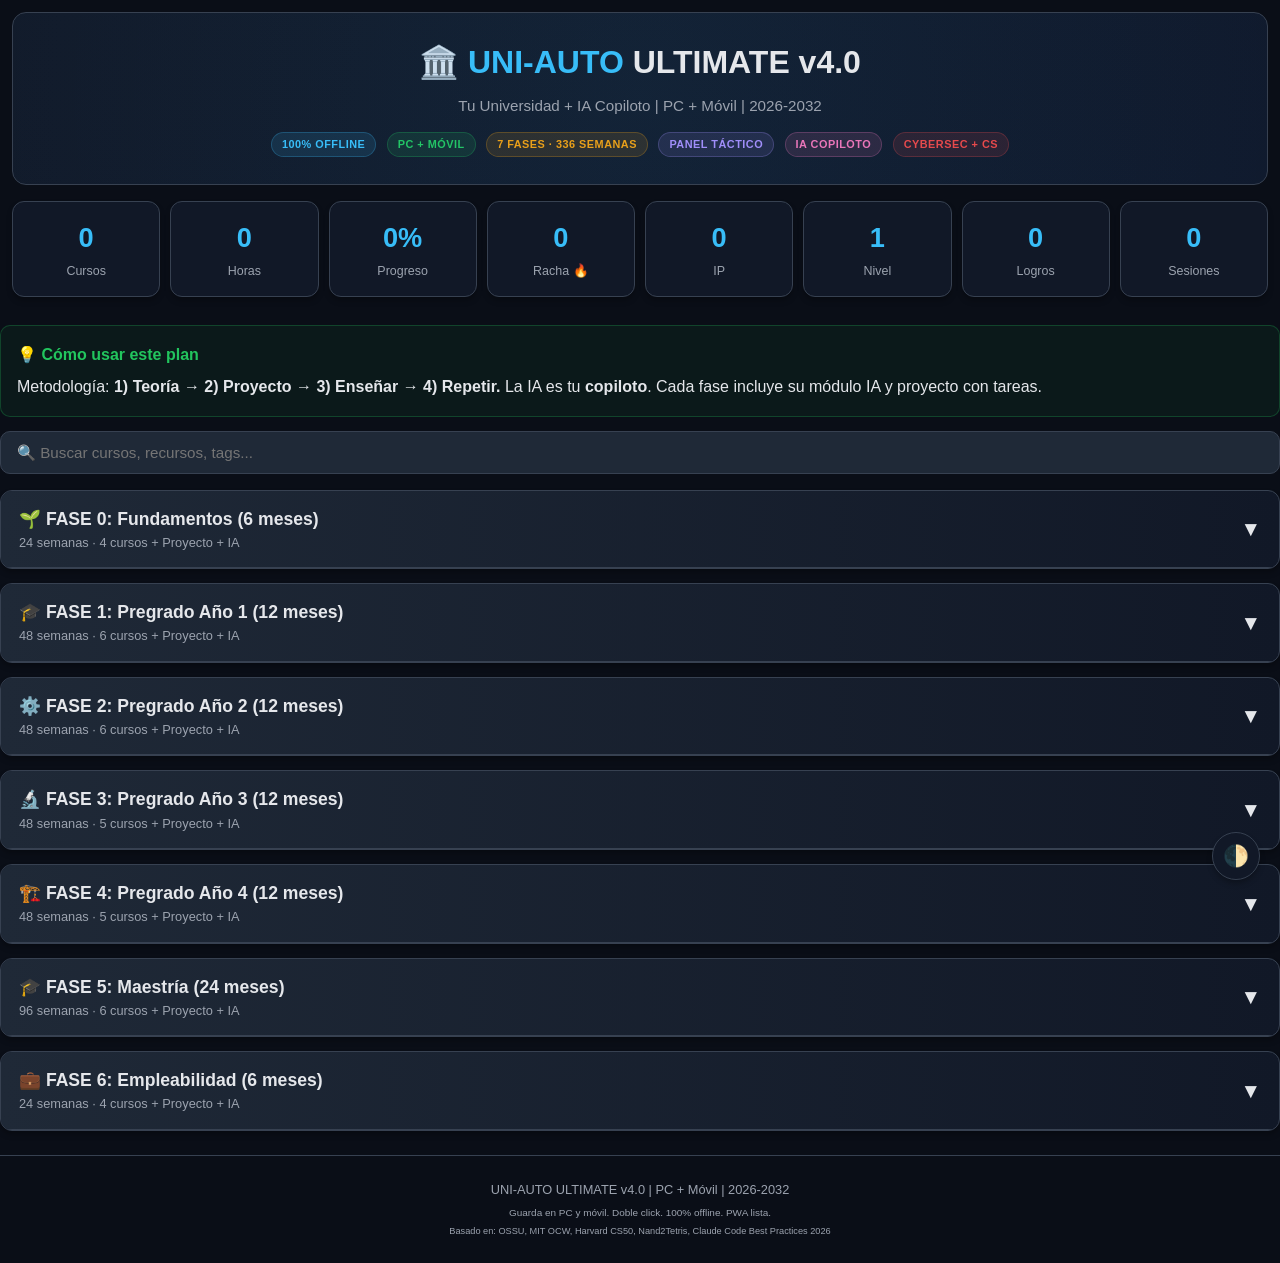
<file: aegis/archive/versions/UNI-AUTO-ULTIMATE-v4.0.html>
<!DOCTYPE html>
<html lang="es" data-theme="dark">
<head>
<meta charset="UTF-8">
<meta name="viewport" content="width=device-width, initial-scale=1.0, maximum-scale=1.0, user-scalable=no">
<meta name="theme-color" content="#0a0e17">
<meta name="description" content="UNI-AUTO ULTIMATE v4.0 - Universidad Autodidacta + IA Copiloto">
<title>UNI-AUTO ULTIMATE v4.0 — Tu Universidad + IA Copiloto</title>
<link rel="manifest" href="[data-uri]">
<style>

:root{
  --bg:#0a0e17;--bg2:#111827;--bg3:#1f2937;--border:#374151;--text:#e5e7eb;--text2:#9ca3af;
  --accent:#38bdf8;--accent2:#22c55e;--accent3:#f59e0b;--accent4:#a78bfa;--danger:#ef4444;--warn:#f97316;--ai:#f472b6;
  --success-bg:rgba(34,197,94,.1);--success-border:rgba(34,197,94,.25);
  --card-shadow:0 4px 6px -1px rgba(0,0,0,.3);
}
[data-theme="light"]{
  --bg:#f8fafc;--bg2:#ffffff;--bg3:#f1f5f9;--border:#cbd5e1;--text:#0f172a;--text2:#475569;
  --accent:#0284c7;--accent2:#16a34a;--accent3:#d97706;--accent4:#7c3aed;--danger:#dc2626;--warn:#ea580c;--ai:#db2777;
  --success-bg:rgba(22,163,74,.08);--success-border:rgba(22,163,74,.2);
  --card-shadow:0 4px 6px -1px rgba(0,0,0,.1);
}
*{box-sizing:border-box;margin:0;padding:0;-webkit-tap-highlight-color:transparent}
html{scroll-behavior:smooth}
body{font-family:-apple-system,BlinkMacSystemFont,'Segoe UI',Roboto,sans-serif;background:var(--bg);color:var(--text);line-height:1.6;overflow-x:hidden;transition:background .3s,color .3s}
::-webkit-scrollbar{width:6px}::-webkit-scrollbar-track{background:var(--bg)}::-webkit-scrollbar-thumb{background:var(--border);border-radius:3px}
.container{max-width:1450px;margin:0 auto;padding:12px}

/* Header */
header{background:linear-gradient(135deg,var(--bg2) 0%,#0f172a 100%);border:1px solid var(--border);border-radius:14px;padding:24px 16px;margin-bottom:16px;text-align:center;position:relative;overflow:hidden}
header::before{content:'';position:absolute;top:-50%;left:-50%;width:200%;height:200%;background:radial-gradient(circle,rgba(56,189,248,0.07) 0%,transparent 70%);animation:pulse 10s ease-in-out infinite}
@keyframes pulse{0%,100%{transform:scale(1)}50%{transform:scale(1.1)}}
header h1{font-size:2em;margin-bottom:6px;position:relative}header h1 span{color:var(--accent)}
header p{color:var(--text2);position:relative;font-size:.95em}
.badge{display:inline-block;padding:3px 10px;border-radius:20px;font-size:.68em;font-weight:700;text-transform:uppercase;letter-spacing:.5px;margin:3px;border:1px solid}
.badge-blue{background:rgba(56,189,248,.12);color:var(--accent);border-color:rgba(56,189,248,.25)}
.badge-green{background:rgba(34,197,94,.12);color:var(--accent2);border-color:rgba(34,197,94,.25)}
.badge-orange{background:rgba(245,158,11,.12);color:var(--accent3);border-color:rgba(245,158,11,.25)}
.badge-purple{background:rgba(167,139,250,.12);color:var(--accent4);border-color:rgba(167,139,250,.25)}
.badge-red{background:rgba(239,68,68,.12);color:var(--danger);border-color:rgba(239,68,68,.25)}
.badge-ai{background:rgba(244,114,182,.12);color:var(--ai);border-color:rgba(244,114,182,.25)}

/* Stats */
.stats-grid{display:grid;grid-template-columns:repeat(auto-fit,minmax(130px,1fr));gap:10px;margin-bottom:16px}
.stat-card{background:var(--bg2);border:1px solid var(--border);border-radius:12px;padding:14px 10px;text-align:center;transition:transform .2s,border-color .2s;box-shadow:var(--card-shadow)}
.stat-card:hover{transform:translateY(-2px);border-color:var(--accent)}
.stat-card .number{font-size:1.7em;font-weight:800;color:var(--accent)}.stat-card .label{color:var(--text2);font-size:.78em;margin-top:3px}

/* Tabs */
.tabs{display:flex;gap:5px;margin-bottom:16px;flex-wrap:nowrap;overflow-x:auto;position:sticky;top:0;background:var(--bg);padding:10px 0;z-index:100;border-bottom:1px solid var(--border);-webkit-overflow-scrolling:touch;transition:background .3s}
.tab-btn{padding:8px 14px;border:1px solid var(--border);background:var(--bg2);color:var(--text2);border-radius:8px;cursor:pointer;font-size:.78em;font-weight:700;transition:all .2s;white-space:nowrap;flex-shrink:0}
.tab-btn:hover{background:var(--bg3);color:var(--text)}.tab-btn.active{background:var(--accent);color:#fff;border-color:var(--accent)}
.tab-content{display:none}.tab-content.active{display:block;animation:fadeIn .25s}
@keyframes fadeIn{from{opacity:0;transform:translateY(6px)}to{opacity:1;transform:translateY(0)}}

/* Phase/Course */
.phase{background:var(--bg2);border:1px solid var(--border);border-radius:12px;margin-bottom:14px;overflow:hidden;box-shadow:var(--card-shadow)}
.phase-header{padding:14px 18px;background:linear-gradient(90deg,var(--bg3) 0%,transparent 100%);border-bottom:1px solid var(--border);cursor:pointer;display:flex;justify-content:space-between;align-items:center;transition:background .2s}
.phase-header:hover{background:var(--bg3)}.phase-header h2{font-size:1.1em;display:flex;align-items:center;gap:8px}
.phase-header h2 .icon{font-size:1.1em}.phase-meta{color:var(--text2);font-size:.8em}
.phase-content{display:none;padding:0}.phase-content.open{display:block}
.course{border-bottom:1px solid var(--border);padding:14px 18px;transition:background .15s}.course:last-child{border-bottom:none}
.course:hover{background:rgba(56,189,248,.02)}.course-header{display:flex;justify-content:space-between;align-items:flex-start;margin-bottom:6px;flex-wrap:wrap;gap:5px}
.course-title{font-size:1em;font-weight:700;color:var(--text)}.course-tags{display:flex;gap:4px;flex-wrap:wrap}
.course-desc{color:var(--text2);font-size:.85em;margin-bottom:8px}
.course-resources{display:flex;gap:6px;flex-wrap:wrap}
.resource-link{display:inline-flex;align-items:center;gap:4px;padding:5px 10px;border-radius:6px;font-size:.74em;font-weight:600;text-decoration:none;transition:all .2s}
.resource-link:hover{transform:translateY(-1px)}.link-course{background:rgba(56,189,248,.1);color:var(--accent);border:1px solid rgba(56,189,248,.18)}
.link-book{background:rgba(34,197,94,.1);color:var(--accent2);border:1px solid rgba(34,197,94,.18)}
.link-lab{background:rgba(245,158,11,.1);color:var(--accent3);border:1px solid rgba(245,158,11,.18)}
.link-video{background:rgba(167,139,250,.1);color:var(--accent4);border:1px solid rgba(167,139,250,.18)}
.link-ai{background:rgba(244,114,182,.1);color:var(--ai);border:1px solid rgba(244,114,182,.18)}

/* Notes */
.note-input{width:100%;background:var(--bg3);border:1px solid var(--border);border-radius:8px;padding:8px 12px;color:var(--text);font-size:.85em;margin-top:8px;resize:vertical;min-height:60px}
.note-input:focus{outline:none;border-color:var(--accent)}
.note-display{background:var(--bg3);border-radius:8px;padding:10px;font-size:.82em;color:var(--text2);margin-top:6px;white-space:pre-wrap}

/* Project Tasks */
.project-box{background:rgba(34,197,94,.06);border:1px solid var(--success-border);border-radius:10px;padding:14px;margin:12px 0}
.project-box h4{color:var(--accent2);margin-bottom:8px;font-size:.95em}
.project-task{display:flex;align-items:center;gap:10px;padding:6px 0;border-bottom:1px solid var(--border);font-size:.85em}
.project-task:last-child{border-bottom:none}

/* Progress */
.progress-section{background:var(--bg2);border:1px solid var(--border);border-radius:12px;padding:18px;margin-bottom:14px}
.progress-section h3{margin-bottom:10px;font-size:1em}.progress-bar-bg{background:var(--bg3);border-radius:8px;height:18px;overflow:hidden;margin-bottom:5px}
.progress-bar-fill{height:100%;background:linear-gradient(90deg,var(--accent),var(--accent2));border-radius:8px;transition:width .5s ease;display:flex;align-items:center;justify-content:flex-end;padding-right:8px;font-size:.7em;font-weight:800;color:#0a0e17;min-width:35px}

/* Panel */
.panel-card{background:var(--bg2);border:1px solid var(--border);border-radius:12px;padding:16px;margin-bottom:14px;box-shadow:var(--card-shadow)}
.panel-card h4{margin-bottom:8px;color:var(--accent3);font-size:1em}.panel-row{display:flex;gap:10px;flex-wrap:wrap;margin-bottom:10px;align-items:center}
.panel-input{background:var(--bg3);border:1px solid var(--border);border-radius:8px;padding:8px 12px;color:var(--text);font-size:.9em;min-width:100px;width:auto;flex:1;transition:border-color .2s}
.panel-input:focus{outline:none;border-color:var(--accent)}.panel-btn{padding:10px 18px;border-radius:8px;border:none;background:var(--accent);color:#fff;font-weight:700;cursor:pointer;transition:all .2s;font-size:.9em}.panel-btn:hover{background:#7dd3fc;transform:translateY(-1px)}
.panel-btn-secondary{background:var(--bg3);color:var(--text);border:1px solid var(--border)}.panel-btn-secondary:hover{background:var(--border)}
.brief-output{background:var(--bg);border:1px solid var(--border);border-radius:8px;padding:14px;font-family:Consolas,monospace;font-size:.8em;color:var(--text2);white-space:pre-wrap;max-height:280px;overflow-y:auto;margin-top:10px}

/* Checks */
.check-item{display:flex;align-items:center;gap:10px;padding:8px 0;border-bottom:1px solid var(--border)}.check-item:last-child{border-bottom:none}
.check-box{width:20px;height:20px;border:2px solid var(--border);border-radius:4px;cursor:pointer;display:flex;align-items:center;justify-content:center;font-size:.75em;transition:all .2s;flex-shrink:0}.check-box:hover{border-color:var(--accent)}
.check-box.checked{background:var(--accent2);border-color:var(--accent2);color:#fff}.check-text{font-size:.85em}.check-text.done{text-decoration:line-through;color:var(--text2)}

/* Tools */
.tools-grid{display:grid;grid-template-columns:repeat(auto-fit,minmax(260px,1fr));gap:12px}
.tool-card{background:var(--bg2);border:1px solid var(--border);border-radius:12px;padding:18px;transition:all .2s;box-shadow:var(--card-shadow)}.tool-card:hover{border-color:var(--accent);transform:translateY(-2px)}
.tool-card h4{color:var(--accent);margin-bottom:6px;font-size:.95em}.tool-card p{color:var(--text2);font-size:.82em;margin-bottom:10px}
.tool-card .install{background:var(--bg3);border:1px solid var(--border);border-radius:6px;padding:8px 10px;font-family:Consolas,Monaco,monospace;font-size:.72em;color:var(--accent2);overflow-x:auto}

/* Audio */
.audio-card{background:var(--bg2);border:1px solid var(--border);border-radius:10px;padding:14px;margin-bottom:10px;transition:all .2s}
.audio-card:hover{border-color:var(--ai)}.audio-card h5{color:var(--accent);margin-bottom:5px;font-size:.9em}.audio-card p{color:var(--text2);font-size:.8em;margin-bottom:6px}
.audio-card .audio-meta{color:var(--text2);font-size:.75em;margin-bottom:8px;display:flex;gap:10px;align-items:center}
.audio-status{padding:3px 8px;border-radius:12px;font-size:.7em;font-weight:700;border:1px solid}
.status-pending{background:rgba(156,163,175,.1);color:var(--text2);border-color:var(--border)}
.status-done{background:rgba(34,197,94,.15);color:var(--accent2);border-color:var(--accent2)}
.copy-btn{padding:5px 10px;border-radius:6px;border:none;background:var(--bg3);color:var(--text);font-size:.72em;cursor:pointer;border:1px solid var(--border)}.copy-btn:hover{background:var(--border)}

/* AI Cards */
.ai-card{background:var(--bg2);border:1px solid var(--border);border-radius:12px;padding:18px;margin-bottom:14px;transition:all .2s}
.ai-card:hover{border-color:var(--ai)}.ai-card h4{color:var(--ai);margin-bottom:8px;font-size:1.05em}.ai-card p{color:var(--text2);font-size:.85em;margin-bottom:10px}
.ai-tip{background:rgba(244,114,182,.06);border:1px solid rgba(244,114,182,.2);border-radius:10px;padding:14px;margin:12px 0}
.ai-tip h5{color:var(--ai);margin-bottom:6px;font-size:.9em}.ai-tip p{color:var(--text2);font-size:.82em}
.risk-box{background:rgba(239,68,68,.06);border:1px solid rgba(239,68,68,.2);border-radius:10px;padding:14px;margin:12px 0}
.risk-box h5{color:var(--danger);margin-bottom:6px;font-size:.9em}.risk-box p{color:var(--text2);font-size:.82em}
.principle-box{background:rgba(34,197,94,.06);border:1px solid rgba(34,197,94,.2);border-radius:10px;padding:14px;margin:12px 0}
.principle-box h5{color:var(--accent2);margin-bottom:6px;font-size:.9em}.principle-box p{color:var(--text2);font-size:.82em}

/* Tables */
table{width:100%;border-collapse:collapse;margin:12px 0;font-size:.82em}th,td{padding:9px 12px;text-align:left;border-bottom:1px solid var(--border)}
th{background:var(--bg3);color:var(--accent);font-weight:700;text-transform:uppercase;font-size:.72em;letter-spacing:.5px}tr:hover{background:rgba(56,189,248,.02)}

/* Boxes */
.mindset-box{background:rgba(167,139,250,.06);border:1px solid rgba(167,139,250,.25);border-radius:10px;padding:16px;margin:14px 0}
.mindset-box h4{color:var(--accent4);margin-bottom:6px;font-size:.95em}
.warning-box{background:rgba(239,68,68,.06);border:1px solid rgba(239,68,68,.25);border-radius:10px;padding:16px;margin-bottom:14px}
.warning-box h4{color:var(--danger);margin-bottom:6px}
.tip-box{background:rgba(34,197,94,.06);border:1px solid rgba(34,197,94,.25);border-radius:10px;padding:16px;margin-bottom:14px}
.tip-box h4{color:var(--accent2);margin-bottom:6px}

/* Mobile */
.mobile-banner{display:none;background:linear-gradient(90deg,var(--accent),var(--accent2));color:#0a0e17;padding:12px 16px;border-radius:10px;margin-bottom:14px;text-align:center;font-weight:700;font-size:.9em}
.big-btn{display:block;width:100%;padding:14px;border-radius:10px;border:none;background:var(--accent);color:#fff;font-weight:800;font-size:1em;margin-bottom:10px;cursor:pointer;text-align:center;text-decoration:none}
.big-btn-secondary{background:var(--bg3);color:var(--text);border:1px solid var(--border)}

/* Search */
.search-box{width:100%;padding:12px 16px;border-radius:10px;border:1px solid var(--border);background:var(--bg3);color:var(--text);font-size:.95em;margin-bottom:16px}
.search-box:focus{outline:none;border-color:var(--accent)}
.search-results{max-height:400px;overflow-y:auto}
.search-result{padding:10px;border-bottom:1px solid var(--border);cursor:pointer;transition:background .15s}
.search-result:hover{background:rgba(56,189,248,.05)}
.search-result-title{font-weight:700;color:var(--accent);font-size:.9em}
.search-result-meta{color:var(--text2);font-size:.78em}

/* Timer */
.timer-display{font-size:3em;font-weight:800;color:var(--accent);text-align:center;font-family:monospace;margin:10px 0}
.timer-controls{display:flex;gap:10px;justify-content:center;margin-bottom:14px}
.timer-btn{padding:10px 20px;border-radius:8px;border:none;background:var(--accent2);color:#fff;font-weight:700;cursor:pointer;font-size:.9em}
.timer-btn:hover{background:#16a34a}.timer-btn.stop{background:var(--danger)}.timer-btn.stop:hover{background:#dc2626}

/* Heatmap */
.heatmap{display:grid;grid-template-columns:repeat(53,1fr);gap:2px;margin:12px 0;overflow-x:auto}
.heatmap-day{width:12px;height:12px;border-radius:2px;background:var(--bg3);transition:transform .1s}
.heatmap-day:hover{transform:scale(1.3);z-index:10}
.heatmap-l0{background:var(--bg3)}.heatmap-l1{background:rgba(34,197,94,.25)}.heatmap-l2{background:rgba(34,197,94,.5)}.heatmap-l3{background:rgba(34,197,94,.75)}.heatmap-l4{background:var(--accent2)}
.heatmap-labels{display:flex;justify-content:space-between;font-size:.7em;color:var(--text2);margin-top:4px}

/* Calendar */
.calendar-grid{display:grid;grid-template-columns:repeat(7,1fr);gap:4px;margin:12px 0}
.cal-header{text-align:center;font-size:.75em;color:var(--text2);font-weight:700;padding:6px}
.cal-day{background:var(--bg3);border-radius:6px;padding:8px 4px;text-align:center;font-size:.8em;min-height:60px;border:1px solid transparent;transition:all .15s}
.cal-day:hover{border-color:var(--accent)}.cal-day.today{border-color:var(--accent);background:rgba(56,189,248,.08)}
.cal-day-number{font-weight:700;margin-bottom:4px}.cal-day-sessions{font-size:.65em;color:var(--accent2)}
.cal-day-empty{background:transparent}

/* Achievements */
.ach-grid{display:grid;grid-template-columns:repeat(auto-fit,minmax(150px,1fr));gap:10px}
.ach-card{background:var(--bg2);border:1px solid var(--border);border-radius:10px;padding:14px;text-align:center;transition:all .2s;opacity:.6}
.ach-card.unlocked{opacity:1;border-color:var(--accent3);box-shadow:0 0 0 2px rgba(245,158,11,.15)}
.ach-icon{font-size:2em;margin-bottom:6px}.ach-name{font-size:.85em;font-weight:700;color:var(--text)}.ach-desc{font-size:.72em;color:var(--text2)}

/* Code Combat */
.cc-arena{background:var(--bg2);border:1px solid var(--border);border-radius:12px;padding:16px;margin-bottom:14px}
.cc-editor{width:100%;min-height:120px;background:var(--bg);border:1px solid var(--border);border-radius:8px;padding:12px;color:var(--text);font-family:monospace;font-size:.85em;resize:vertical}
.cc-output{background:var(--bg);border:1px solid var(--border);border-radius:8px;padding:12px;font-family:monospace;font-size:.8em;color:var(--text2);white-space:pre-wrap;margin-top:10px;min-height:60px}
.cc-pass{color:var(--accent2);font-weight:700}.cc-fail{color:var(--danger);font-weight:700}

/* Theme Toggle */
.theme-toggle{position:fixed;bottom:20px;right:20px;width:48px;height:48px;border-radius:50%;background:var(--bg2);border:1px solid var(--border);color:var(--text);display:flex;align-items:center;justify-content:center;cursor:pointer;z-index:200;box-shadow:var(--card-shadow);font-size:1.3em;transition:all .2s}
.theme-toggle:hover{transform:scale(1.1);border-color:var(--accent)}

/* Filters */
.audio-filter{display:flex;gap:8px;margin-bottom:16px;flex-wrap:wrap}
.audio-filter-btn{padding:6px 14px;border-radius:20px;border:1px solid var(--border);background:var(--bg2);color:var(--text2);font-size:.78em;font-weight:700;cursor:pointer;transition:all .2s}
.audio-filter-btn:hover{background:var(--bg3)}.audio-filter-btn.active{background:var(--accent);color:#fff;border-color:var(--accent)}

/* Responsive */
@media(max-width:768px){
.container{padding:8px}
header{padding:18px 12px}header h1{font-size:1.5em}
.stats-grid{grid-template-columns:repeat(3,1fr);gap:8px}
.stat-card{padding:10px 6px}.stat-card .number{font-size:1.4em}
.tabs{padding:8px 0;gap:4px}
.tab-btn{padding:7px 10px;font-size:.72em}
.phase-header{padding:12px 14px}.phase-header h2{font-size:1em}
.course{padding:12px 14px}.course-title{font-size:.95em}
.panel-row{flex-direction:column;align-items:stretch}
.panel-input{width:100%;min-width:unset}
.panel-btn{width:100%}
.tools-grid{grid-template-columns:1fr}
table{font-size:.78em}th,td{padding:7px 8px}
.brief-output{font-size:.75em}
.mobile-banner{display:block}
.heatmap{grid-template-columns:repeat(26,1fr)}
.calendar-grid{grid-template-columns:repeat(7,1fr)}
.cal-day{min-height:45px;padding:4px 2px;font-size:.75em}
}

footer{text-align:center;padding:24px;color:var(--text2);border-top:1px solid var(--border);margin-top:24px;font-size:.8em}

</style>
</head>
<body>
<div class="container">

<header>
<h1>🏛️ <span>UNI-AUTO</span> ULTIMATE v4.0</h1>
<p>Tu Universidad + IA Copiloto | PC + Móvil | 2026-2032</p>
<div style="margin-top:10px">
<span class="badge badge-blue">100% Offline</span>
<span class="badge badge-green">PC + Móvil</span>
<span class="badge badge-orange">7 Fases · 336 Semanas</span>
<span class="badge badge-purple">Panel Táctico</span>
<span class="badge badge-ai">IA Copiloto</span>
<span class="badge badge-red">CyberSec + CS</span>
<span class="badge badge-green" id="live-timer-badge" style="display:none">⏱️ Pomodoro Activo</span>
</div>
</header>
<div class="mobile-banner" id="mobile-banner">📱 Modo Móvil Activado — Perfecto para lecturas y repaso</div>


<div class="stats-grid">
<div class="stat-card"><div class="number" id="stat-total">0</div><div class="label">Cursos</div></div>
<div class="stat-card"><div class="number" id="stat-hours">0</div><div class="label">Horas</div></div>
<div class="stat-card"><div class="number" id="stat-progress">0%</div><div class="label">Progreso</div></div>
<div class="stat-card"><div class="number" id="stat-streak">0</div><div class="label">Racha 🔥</div></div>
<div class="stat-card"><div class="number" id="stat-ip">0</div><div class="label">IP</div></div>
<div class="stat-card"><div class="number" id="stat-level">1</div><div class="label">Nivel</div></div>
<div class="stat-card"><div class="number" id="stat-achievements">0</div><div class="label">Logros</div></div>
<div class="stat-card"><div class="number" id="stat-sessions">0</div><div class="label">Sesiones</div></div>
</div>

</div></div><div id="plan" class="tab-content active">
<div class="tip-box"><h4>💡 Cómo usar este plan</h4><p>Metodología: <strong>1) Teoría → 2) Proyecto → 3) Enseñar → 4) Repetir.</strong> La IA es tu <strong>copiloto</strong>. Cada fase incluye su módulo IA y proyecto con tareas.</p></div>
<input type="text" class="search-box" id="plan-search" placeholder="🔍 Buscar cursos, recursos, tags..." oninput="searchPlan()">
<div id="plan-search-results" class="search-results" style="display:none"></div>
<div id="plan-phases">
<div class="phase" data-phase="0">
<div class="phase-header" onclick="togglePhase(this)"><div><h2>🌱 FASE 0: Fundamentos (6 meses)</h2><div class="phase-meta">24 semanas · 4 cursos + Proyecto + IA</div></div><span style="font-size:1.3em">▼</span></div>
<div class="phase-content">
<div class="course" id="course-0-Matemáticas-Álgebra,">
<div class="course-header"><span class="course-title">Matemáticas: Álgebra, Geometría y Precálculo</span><div class="course-tags"><span class="badge badge-blue">Fundamento</span><span class="badge badge-green">Gratis</span></div></div>
<div class="course-desc">Base para criptografía y algoritmos.</div>
<div class="course-resources"><a class="resource-link link-course" href="https://es.khanacademy.org/math" target="_blank">📐 Khan Academy</a><a class="resource-link link-book" href="https://openstax.org/details/books/algebra-and-trigonometry" target="_blank">📖 OpenStax</a></div>
<textarea class="note-input" id="note-course-0-Matemáticas-Álgebra," placeholder="📝 Tus notas de este curso..." onblur="saveCourseNote('course-0-Matemáticas-Álgebra,')"></textarea>
<div class="note-display" id="note-display-course-0-Matemáticas-Álgebra," style="display:none"></div>
</div>
<div class="course" id="course-0-Pensamiento-Computac">
<div class="course-header"><span class="course-title">Pensamiento Computacional + CS50x</span><div class="course-tags"><span class="badge badge-blue">Core</span><span class="badge badge-green">Gratis</span></div></div>
<div class="course-desc">Harvard CS50x 2026. Pensar como computadora.</div>
<div class="course-resources"><a class="resource-link link-course" href="https://cs50.harvard.edu/x/2026/" target="_blank">🎓 CS50x</a></div>
<textarea class="note-input" id="note-course-0-Pensamiento-Computac" placeholder="📝 Tus notas de este curso..." onblur="saveCourseNote('course-0-Pensamiento-Computac')"></textarea>
<div class="note-display" id="note-display-course-0-Pensamiento-Computac" style="display:none"></div>
</div>
<div class="course" id="course-0-Linux-para-Principia">
<div class="course-header"><span class="course-title">Linux para Principiantes</span><div class="course-tags"><span class="badge badge-orange">Lab</span><span class="badge badge-green">Gratis</span></div></div>
<div class="course-desc">Terminal, comandos esenciales, filosofía Unix.</div>
<div class="course-resources"><a class="resource-link link-course" href="https://linuxjourney.com/" target="_blank">🐧 Linux Journey</a><a class="resource-link link-book" href="https://linuxcommand.org/tlcl.php" target="_blank">📖 TLCL</a></div>
<textarea class="note-input" id="note-course-0-Linux-para-Principia" placeholder="📝 Tus notas de este curso..." onblur="saveCourseNote('course-0-Linux-para-Principia')"></textarea>
<div class="note-display" id="note-display-course-0-Linux-para-Principia" style="display:none"></div>
</div>
<div class="course" id="course-0-Inglés-Técnico-para-">
<div class="course-header"><span class="course-title">Inglés Técnico para IT</span><div class="course-tags"><span class="badge badge-blue">Soft Skill</span></div></div>
<div class="course-desc">95% de documentación técnica está en inglés.</div>
<div class="course-resources"><a class="resource-link link-course" href="https://www.duolingo.com/" target="_blank">🦉 Duolingo</a></div>
<textarea class="note-input" id="note-course-0-Inglés-Técnico-para-" placeholder="📝 Tus notas de este curso..." onblur="saveCourseNote('course-0-Inglés-Técnico-para-')"></textarea>
<div class="note-display" id="note-display-course-0-Inglés-Técnico-para-" style="display:none"></div>
</div>
<div class="project-box"><h4>🧠 Proyecto F0: Estación de Trabajo Profesional</h4>
<div class="project-task"><div class="check-box" id="proj-0-0" onclick="toggleProjectTask('proj-0-0',0)"></div><span class="check-text" id="text-proj-0-0">Instalar y configurar Ollama local (codellama)</span></div>
<div class="project-task"><div class="check-box" id="proj-0-1" onclick="toggleProjectTask('proj-0-1',0)"></div><span class="check-text" id="text-proj-0-1">Crear cuenta GitHub y primer repo con README profesional</span></div>
<div class="project-task"><div class="check-box" id="proj-0-2" onclick="toggleProjectTask('proj-0-2',0)"></div><span class="check-text" id="text-proj-0-2">Configurar VS Code + extensiones esenciales</span></div>
<div class="project-task"><div class="check-box" id="proj-0-3" onclick="toggleProjectTask('proj-0-3',0)"></div><span class="check-text" id="text-proj-0-3">Crear estructura de carpetas de estudio en Obsidian/Notas</span></div>
<div class="project-task"><div class="check-box" id="proj-0-4" onclick="toggleProjectTask('proj-0-4',0)"></div><span class="check-text" id="text-proj-0-4">Completar perfil en Khan Academy y CS50</span></div>
</div>
<div class="course"><div class="course-header"><span class="course-title">🤖 Módulo IA 0: Filosofía del Copiloto</span><div class="course-tags"><span class="badge badge-ai">IA</span></div></div>
<div class="course-desc">Rising Water Effect. IA acelera mecánicas, no juicio.</div>
<div class="course-resources"><a class="resource-link link-ai" href="#" onclick="showTab('ai')">📖 Módulo IA</a></div>
</div>
</div></div>
<div class="phase" data-phase="1">
<div class="phase-header" onclick="togglePhase(this)"><div><h2>🎓 FASE 1: Pregrado Año 1 (12 meses)</h2><div class="phase-meta">48 semanas · 6 cursos + Proyecto + IA</div></div><span style="font-size:1.3em">▼</span></div>
<div class="phase-content">
<div class="course" id="course-1-Programación-Imperat">
<div class="course-header"><span class="course-title">Programación Imperativa con Python</span><div class="course-tags"><span class="badge badge-blue">Core</span><span class="badge badge-green">Gratis</span></div></div>
<div class="course-desc">Variables, estructuras, funciones, archivos, POO básica.</div>
<div class="course-resources"><a class="resource-link link-course" href="https://www.py4e.com/" target="_blank">🎓 Python for Everybody</a><a class="resource-link link-lab" href="https://exercism.org/tracks/python" target="_blank">💻 Exercism</a></div>
<textarea class="note-input" id="note-course-1-Programación-Imperat" placeholder="📝 Tus notas de este curso..." onblur="saveCourseNote('course-1-Programación-Imperat')"></textarea>
<div class="note-display" id="note-display-course-1-Programación-Imperat" style="display:none"></div>
</div>
<div class="course" id="course-1-Programación-de-Sist">
<div class="course-header"><span class="course-title">Programación de Sistemas con C</span><div class="course-tags"><span class="badge badge-blue">Core</span><span class="badge badge-green">Gratis</span></div></div>
<div class="course-desc">Memoria, punteros, compilación. CS50 módulo C.</div>
<div class="course-resources"><a class="resource-link link-book" href="https://www.bell-labs.com/usr/dmr/www/cbook.pdf" target="_blank">📖 K&R C</a></div>
<textarea class="note-input" id="note-course-1-Programación-de-Sist" placeholder="📝 Tus notas de este curso..." onblur="saveCourseNote('course-1-Programación-de-Sist')"></textarea>
<div class="note-display" id="note-display-course-1-Programación-de-Sist" style="display:none"></div>
</div>
<div class="course" id="course-1-Estructuras-de-Datos">
<div class="course-header"><span class="course-title">Estructuras de Datos y Algoritmos</span><div class="course-tags"><span class="badge badge-blue">Core</span><span class="badge badge-green">Gratis</span></div></div>
<div class="course-desc">Listas, pilas, colas, árboles, grafos, búsqueda, ordenamiento.</div>
<div class="course-resources"><a class="resource-link link-course" href="https://www.coursera.org/learn/algorithms-part1" target="_blank">🎓 Princeton Algo I</a><a class="resource-link link-lab" href="https://visualgo.net/" target="_blank">💻 VisuAlgo</a></div>
<textarea class="note-input" id="note-course-1-Estructuras-de-Datos" placeholder="📝 Tus notas de este curso..." onblur="saveCourseNote('course-1-Estructuras-de-Datos')"></textarea>
<div class="note-display" id="note-display-course-1-Estructuras-de-Datos" style="display:none"></div>
</div>
<div class="course" id="course-1-Matemáticas-Discreta">
<div class="course-header"><span class="course-title">Matemáticas Discretas</span><div class="course-tags"><span class="badge badge-blue">Matemáticas</span><span class="badge badge-green">Gratis</span></div></div>
<div class="course-desc">Lógica, conjuntos, combinatoria, grafos.</div>
<div class="course-resources"><a class="resource-link link-course" href="https://ocw.mit.edu/courses/6-042j-mathematics-for-computer-science-fall-2010/" target="_blank">🎓 MIT 6.042J</a></div>
<textarea class="note-input" id="note-course-1-Matemáticas-Discreta" placeholder="📝 Tus notas de este curso..." onblur="saveCourseNote('course-1-Matemáticas-Discreta')"></textarea>
<div class="note-display" id="note-display-course-1-Matemáticas-Discreta" style="display:none"></div>
</div>
<div class="course" id="course-1-Git,-Control-de-Vers">
<div class="course-header"><span class="course-title">Git, Control de Versiones</span><div class="course-tags"><span class="badge badge-blue">Herramienta</span><span class="badge badge-green">Gratis</span></div></div>
<div class="course-desc">Branching, merging, pull requests, flujo profesional.</div>
<div class="course-resources"><a class="resource-link link-book" href="https://git-scm.com/book/en/v2" target="_blank">📖 Pro Git</a></div>
<textarea class="note-input" id="note-course-1-Git,-Control-de-Vers" placeholder="📝 Tus notas de este curso..." onblur="saveCourseNote('course-1-Git,-Control-de-Vers')"></textarea>
<div class="note-display" id="note-display-course-1-Git,-Control-de-Vers" style="display:none"></div>
</div>
<div class="course" id="course-1-Redes-de-Computadora">
<div class="course-header"><span class="course-title">Redes de Computadoras I</span><div class="course-tags"><span class="badge badge-blue">Core</span><span class="badge badge-green">Gratis</span></div></div>
<div class="course-desc">OSI/TCP-IP, subnetting, DNS, HTTP, routing.</div>
<div class="course-resources"><a class="resource-link link-course" href="https://www.youtube.com/playlist?list=PLeKd45zvjcDFUEv_ohr_HdUFeZRBIxEbV" target="_blank">▶️ NetworkChuck</a></div>
<textarea class="note-input" id="note-course-1-Redes-de-Computadora" placeholder="📝 Tus notas de este curso..." onblur="saveCourseNote('course-1-Redes-de-Computadora')"></textarea>
<div class="note-display" id="note-display-course-1-Redes-de-Computadora" style="display:none"></div>
</div>
<div class="project-box"><h4>🧠 Proyecto F1: Gestor de Contraseñas con AES + SQLite</h4>
<div class="project-task"><div class="check-box" id="proj-1-0" onclick="toggleProjectTask('proj-1-0',1)"></div><span class="check-text" id="text-proj-1-0">Diseñar arquitectura CLI en papel</span></div>
<div class="project-task"><div class="check-box" id="proj-1-1" onclick="toggleProjectTask('proj-1-1',1)"></div><span class="check-text" id="text-proj-1-1">Implementar cifrado AES con cryptography.fernet</span></div>
<div class="project-task"><div class="check-box" id="proj-1-2" onclick="toggleProjectTask('proj-1-2',1)"></div><span class="check-text" id="text-proj-1-2">Crear schema SQLite para passwords</span></div>
<div class="project-task"><div class="check-box" id="proj-1-3" onclick="toggleProjectTask('proj-1-3',1)"></div><span class="check-text" id="text-proj-1-3">Menú interactivo (agregar, buscar, listar, eliminar)</span></div>
<div class="project-task"><div class="check-box" id="proj-1-4" onclick="toggleProjectTask('proj-1-4',1)"></div><span class="check-text" id="text-proj-1-4">Tests unitarios con pytest</span></div>
<div class="project-task"><div class="check-box" id="proj-1-5" onclick="toggleProjectTask('proj-1-5',1)"></div><span class="check-text" id="text-proj-1-5">README con diagrama de arquitectura</span></div>
</div>
<div class="course"><div class="course-header"><span class="course-title">🤖 Módulo IA 1: Prompt Engineering</span><div class="course-tags"><span class="badge badge-ai">IA</span></div></div>
<div class="course-desc">Rising Water Effect. IA acelera mecánicas, no juicio.</div>
<div class="course-resources"><a class="resource-link link-ai" href="#" onclick="showTab('ai')">📖 Módulo IA</a></div>
</div>
</div></div>
<div class="phase" data-phase="2">
<div class="phase-header" onclick="togglePhase(this)"><div><h2>⚙️ FASE 2: Pregrado Año 2 (12 meses)</h2><div class="phase-meta">48 semanas · 6 cursos + Proyecto + IA</div></div><span style="font-size:1.3em">▼</span></div>
<div class="phase-content">
<div class="course" id="course-2-Arquitectura-Nand2Te">
<div class="course-header"><span class="course-title">Arquitectura: Nand2Tetris</span><div class="course-tags"><span class="badge badge-blue">Sistemas</span><span class="badge badge-green">Gratis</span></div></div>
<div class="course-desc">De NAND hasta sistema operativo funcional.</div>
<div class="course-resources"><a class="resource-link link-course" href="https://www.nand2tetris.org/" target="_blank">🎓 Nand2Tetris</a></div>
<textarea class="note-input" id="note-course-2-Arquitectura-Nand2Te" placeholder="📝 Tus notas de este curso..." onblur="saveCourseNote('course-2-Arquitectura-Nand2Te')"></textarea>
<div class="note-display" id="note-display-course-2-Arquitectura-Nand2Te" style="display:none"></div>
</div>
<div class="course" id="course-2-Sistemas-Operativos">
<div class="course-header"><span class="course-title">Sistemas Operativos</span><div class="course-tags"><span class="badge badge-blue">Sistemas</span><span class="badge badge-green">Gratis</span></div></div>
<div class="course-desc">Procesos, threads, memoria virtual, concurrencia.</div>
<div class="course-resources"><a class="resource-link link-book" href="http://pages.cs.wisc.edu/~remzi/OSTEP/" target="_blank">📖 OSTEP (GRATIS)</a></div>
<textarea class="note-input" id="note-course-2-Sistemas-Operativos" placeholder="📝 Tus notas de este curso..." onblur="saveCourseNote('course-2-Sistemas-Operativos')"></textarea>
<div class="note-display" id="note-display-course-2-Sistemas-Operativos" style="display:none"></div>
</div>
<div class="course" id="course-2-Bases-de-Datos-y-SQL">
<div class="course-header"><span class="course-title">Bases de Datos y SQL</span><div class="course-tags"><span class="badge badge-blue">Core</span><span class="badge badge-green">Gratis</span></div></div>
<div class="course-desc">Normalización, índices, ACID, SQL avanzado.</div>
<div class="course-resources"><a class="resource-link link-book" href="https://sqlbolt.com/" target="_blank">📖 SQLBolt</a><a class="resource-link link-course" href="https://postgresql.org" target="_blank">🐘 PostgreSQL</a></div>
<textarea class="note-input" id="note-course-2-Bases-de-Datos-y-SQL" placeholder="📝 Tus notas de este curso..." onblur="saveCourseNote('course-2-Bases-de-Datos-y-SQL')"></textarea>
<div class="note-display" id="note-display-course-2-Bases-de-Datos-y-SQL" style="display:none"></div>
</div>
<div class="course" id="course-2-Web-Full-Stack">
<div class="course-header"><span class="course-title">Web Full Stack</span><div class="course-tags"><span class="badge badge-orange">Aplicaciones</span><span class="badge badge-green">Gratis</span></div></div>
<div class="course-desc">HTML, CSS, JS, DOM, APIs REST.</div>
<div class="course-resources"><a class="resource-link link-course" href="https://www.theodinproject.com/" target="_blank">🎓 Odin Project</a></div>
<textarea class="note-input" id="note-course-2-Web-Full-Stack" placeholder="📝 Tus notas de este curso..." onblur="saveCourseNote('course-2-Web-Full-Stack')"></textarea>
<div class="note-display" id="note-display-course-2-Web-Full-Stack" style="display:none"></div>
</div>
<div class="course" id="course-2-Seguridad-Fundamento">
<div class="course-header"><span class="course-title">Seguridad Fundamentos</span><div class="course-tags"><span class="badge badge-red">Seguridad</span><span class="badge badge-green">Gratis</span></div></div>
<div class="course-desc">CIA Triad, threat modeling, criptografía, TLS.</div>
<div class="course-resources"><a class="resource-link link-book" href="https://www.crypto101.io/" target="_blank">📖 Crypto 101</a></div>
<textarea class="note-input" id="note-course-2-Seguridad-Fundamento" placeholder="📝 Tus notas de este curso..." onblur="saveCourseNote('course-2-Seguridad-Fundamento')"></textarea>
<div class="note-display" id="note-display-course-2-Seguridad-Fundamento" style="display:none"></div>
</div>
<div class="course" id="course-2-Vibe-Coding-Seguro">
<div class="course-header"><span class="course-title">Vibe Coding Seguro</span><div class="course-tags"><span class="badge badge-ai">IA</span><span class="badge badge-red">Crítico</span></div></div>
<div class="course-desc">45% del código IA tiene vulnerabilidades.</div>
<div class="course-resources"><a class="resource-link link-book" href="#ai-tab" target="_blank">📖 Framework IA</a></div>
<textarea class="note-input" id="note-course-2-Vibe-Coding-Seguro" placeholder="📝 Tus notas de este curso..." onblur="saveCourseNote('course-2-Vibe-Coding-Seguro')"></textarea>
<div class="note-display" id="note-display-course-2-Vibe-Coding-Seguro" style="display:none"></div>
</div>
<div class="project-box"><h4>🧠 Proyecto F2: POS Web con JWT + PostgreSQL + Auditoría</h4>
<div class="project-task"><div class="check-box" id="proj-2-0" onclick="toggleProjectTask('proj-2-0',2)"></div><span class="check-text" id="text-proj-2-0">Diseñar schema PostgreSQL (usuarios, productos, ventas)</span></div>
<div class="project-task"><div class="check-box" id="proj-2-1" onclick="toggleProjectTask('proj-2-1',2)"></div><span class="check-text" id="text-proj-2-1">Backend REST con FastAPI/Flask + JWT</span></div>
<div class="project-task"><div class="check-box" id="proj-2-2" onclick="toggleProjectTask('proj-2-2',2)"></div><span class="check-text" id="text-proj-2-2">Frontend HTML/CSS/JS vanilla</span></div>
<div class="project-task"><div class="check-box" id="proj-2-3" onclick="toggleProjectTask('proj-2-3',2)"></div><span class="check-text" id="text-proj-2-3">Sistema de roles (admin, cajero, manager)</span></div>
<div class="project-task"><div class="check-box" id="proj-2-4" onclick="toggleProjectTask('proj-2-4',2)"></div><span class="check-text" id="text-proj-2-4">Logs de auditoría en tabla separada</span></div>
<div class="project-task"><div class="check-box" id="proj-2-5" onclick="toggleProjectTask('proj-2-5',2)"></div><span class="check-text" id="text-proj-2-5">Deploy local con Docker</span></div>
</div>
<div class="course"><div class="course-header"><span class="course-title">🤖 Módulo IA 2: Vibe Coding Seguro</span><div class="course-tags"><span class="badge badge-ai">IA</span></div></div>
<div class="course-desc">Rising Water Effect. IA acelera mecánicas, no juicio.</div>
<div class="course-resources"><a class="resource-link link-ai" href="#" onclick="showTab('ai')">📖 Módulo IA</a></div>
</div>
</div></div>
<div class="phase" data-phase="3">
<div class="phase-header" onclick="togglePhase(this)"><div><h2>🔬 FASE 3: Pregrado Año 3 (12 meses)</h2><div class="phase-meta">48 semanas · 5 cursos + Proyecto + IA</div></div><span style="font-size:1.3em">▼</span></div>
<div class="phase-content">
<div class="course" id="course-3-Algoritmos-Avanzados">
<div class="course-header"><span class="course-title">Algoritmos Avanzados</span><div class="course-tags"><span class="badge badge-blue">Teoría</span><span class="badge badge-green">Gratis</span></div></div>
<div class="course-desc">DP, greedy, grafos avanzados, NP-completitud.</div>
<div class="course-resources"><a class="resource-link link-course" href="https://www.coursera.org/learn/algorithms-part2" target="_blank">🎓 Princeton Algo II</a><a class="resource-link link-lab" href="https://leetcode.com/" target="_blank">💻 LeetCode</a></div>
<textarea class="note-input" id="note-course-3-Algoritmos-Avanzados" placeholder="📝 Tus notas de este curso..." onblur="saveCourseNote('course-3-Algoritmos-Avanzados')"></textarea>
<div class="note-display" id="note-display-course-3-Algoritmos-Avanzados" style="display:none"></div>
</div>
<div class="course" id="course-3-Teoría-de-la-Computa">
<div class="course-header"><span class="course-title">Teoría de la Computación</span><div class="course-tags"><span class="badge badge-blue">Teoría</span><span class="badge badge-green">Gratis</span></div></div>
<div class="course-desc">Autómatas, Turing, computabilidad, P vs NP.</div>
<div class="course-resources"><a class="resource-link link-course" href="https://ocw.mit.edu/courses/18-404j-theory-of-computation-fall-2020/" target="_blank">🎓 MIT 18.404J</a></div>
<textarea class="note-input" id="note-course-3-Teoría-de-la-Computa" placeholder="📝 Tus notas de este curso..." onblur="saveCourseNote('course-3-Teoría-de-la-Computa')"></textarea>
<div class="note-display" id="note-display-course-3-Teoría-de-la-Computa" style="display:none"></div>
</div>
<div class="course" id="course-3-Compiladores-e-Intér">
<div class="course-header"><span class="course-title">Compiladores e Intérpretes</span><div class="course-tags"><span class="badge badge-purple">Especial</span><span class="badge badge-green">Gratis</span></div></div>
<div class="course-desc">Lexing, parsing, AST, codegen. Conecta con Hado DSL.</div>
<div class="course-resources"><a class="resource-link link-course" href="https://craftinginterpreters.com/" target="_blank">🎓 Crafting Interpreters</a></div>
<textarea class="note-input" id="note-course-3-Compiladores-e-Intér" placeholder="📝 Tus notas de este curso..." onblur="saveCourseNote('course-3-Compiladores-e-Intér')"></textarea>
<div class="note-display" id="note-display-course-3-Compiladores-e-Intér" style="display:none"></div>
</div>
<div class="course" id="course-3-Ciberseguridad-Ofens">
<div class="course-header"><span class="course-title">Ciberseguridad Ofensiva (Pentesting)</span><div class="course-tags"><span class="badge badge-red">Seguridad</span><span class="badge badge-green">Gratis</span></div></div>
<div class="course-desc">Reconocimiento, escaneo, explotación, reporte.</div>
<div class="course-resources"><a class="resource-link link-lab" href="https://tryhackme.com/" target="_blank">💻 TryHackMe</a><a class="resource-link link-lab" href="https://overthewire.org/wargames/" target="_blank">💻 OverTheWire</a></div>
<textarea class="note-input" id="note-course-3-Ciberseguridad-Ofens" placeholder="📝 Tus notas de este curso..." onblur="saveCourseNote('course-3-Ciberseguridad-Ofens')"></textarea>
<div class="note-display" id="note-display-course-3-Ciberseguridad-Ofens" style="display:none"></div>
</div>
<div class="course" id="course-3-Ciberseguridad-Defen">
<div class="course-header"><span class="course-title">Ciberseguridad Defensiva (Blue Team)</span><div class="course-tags"><span class="badge badge-red">Seguridad</span><span class="badge badge-green">Gratis</span></div></div>
<div class="course-desc">SIEM, logs, detección, hardening, respuesta.</div>
<div class="course-resources"><a class="resource-link link-course" href="https://www.elastic.co/security-for-beginners" target="_blank">🎓 Elastic Security</a><a class="resource-link link-course" href="https://wazuh.com" target="_blank">🛡️ Wazuh</a></div>
<textarea class="note-input" id="note-course-3-Ciberseguridad-Defen" placeholder="📝 Tus notas de este curso..." onblur="saveCourseNote('course-3-Ciberseguridad-Defen')"></textarea>
<div class="note-display" id="note-display-course-3-Ciberseguridad-Defen" style="display:none"></div>
</div>
<div class="project-box"><h4>🧠 Proyecto F3: Scanner de Vulnerabilidades Web + Hado Parser</h4>
<div class="project-task"><div class="check-box" id="proj-3-0" onclick="toggleProjectTask('proj-3-0',3)"></div><span class="check-text" id="text-proj-3-0">Crawler web en Python con requests/beautifulsoup</span></div>
<div class="project-task"><div class="check-box" id="proj-3-1" onclick="toggleProjectTask('proj-3-1',3)"></div><span class="check-text" id="text-proj-3-1">Detector SQLi (error-based, boolean-based, time-based)</span></div>
<div class="project-task"><div class="check-box" id="proj-3-2" onclick="toggleProjectTask('proj-3-2',3)"></div><span class="check-text" id="text-proj-3-2">Detector XSS (reflected, stored)</span></div>
<div class="project-task"><div class="check-box" id="proj-3-3" onclick="toggleProjectTask('proj-3-3',3)"></div><span class="check-text" id="text-proj-3-3">Parser recursivo descendente para subset de Hado</span></div>
<div class="project-task"><div class="check-box" id="proj-3-4" onclick="toggleProjectTask('proj-3-4',3)"></div><span class="check-text" id="text-proj-3-4">Generador de reportes HTML con Bootstrap</span></div>
<div class="project-task"><div class="check-box" id="proj-3-5" onclick="toggleProjectTask('proj-3-5',3)"></div><span class="check-text" id="text-proj-3-5">Tests unitarios y de integración</span></div>
</div>
<div class="course"><div class="course-header"><span class="course-title">🤖 Módulo IA 3: IA en CyberSec</span><div class="course-tags"><span class="badge badge-ai">IA</span></div></div>
<div class="course-desc">Rising Water Effect. IA acelera mecánicas, no juicio.</div>
<div class="course-resources"><a class="resource-link link-ai" href="#" onclick="showTab('ai')">📖 Módulo IA</a></div>
</div>
</div></div>
<div class="phase" data-phase="4">
<div class="phase-header" onclick="togglePhase(this)"><div><h2>🏗️ FASE 4: Pregrado Año 4 (12 meses)</h2><div class="phase-meta">48 semanas · 5 cursos + Proyecto + IA</div></div><span style="font-size:1.3em">▼</span></div>
<div class="phase-content">
<div class="course" id="course-4-Ingeniería-de-Softwa">
<div class="course-header"><span class="course-title">Ingeniería de Software y Arquitectura</span><div class="course-tags"><span class="badge badge-blue">Arquitectura</span><span class="badge badge-green">Gratis</span></div></div>
<div class="course-desc">Patrones, microservicios, CI/CD, DevOps.</div>
<div class="course-resources"><a class="resource-link link-book" href="https://refactoring.guru/" target="_blank">📖 Refactoring Guru</a></div>
<textarea class="note-input" id="note-course-4-Ingeniería-de-Softwa" placeholder="📝 Tus notas de este curso..." onblur="saveCourseNote('course-4-Ingeniería-de-Softwa')"></textarea>
<div class="note-display" id="note-display-course-4-Ingeniería-de-Softwa" style="display:none"></div>
</div>
<div class="course" id="course-4-Sistemas-Distribuido">
<div class="course-header"><span class="course-title">Sistemas Distribuidos</span><div class="course-tags"><span class="badge badge-blue">Arquitectura</span><span class="badge badge-green">Gratis</span></div></div>
<div class="course-desc">CAP, replicación, Raft, message queues.</div>
<div class="course-resources"><a class="resource-link link-book" href="https://www.distributed-systems.net/index.php/books/distributed-systems-3rd-edition-2017/" target="_blank">📖 Tanenbaum</a></div>
<textarea class="note-input" id="note-course-4-Sistemas-Distribuido" placeholder="📝 Tus notas de este curso..." onblur="saveCourseNote('course-4-Sistemas-Distribuido')"></textarea>
<div class="note-display" id="note-display-course-4-Sistemas-Distribuido" style="display:none"></div>
</div>
<div class="course" id="course-4-Machine-Learning">
<div class="course-header"><span class="course-title">Machine Learning</span><div class="course-tags"><span class="badge badge-purple">Especial</span><span class="badge badge-green">Gratis</span></div></div>
<div class="course-desc">Regresión, clasificación, redes neuronales básicas.</div>
<div class="course-resources"><a class="resource-link link-course" href="https://www.fast.ai/" target="_blank">🎓 Fast.ai</a></div>
<textarea class="note-input" id="note-course-4-Machine-Learning" placeholder="📝 Tus notas de este curso..." onblur="saveCourseNote('course-4-Machine-Learning')"></textarea>
<div class="note-display" id="note-display-course-4-Machine-Learning" style="display:none"></div>
</div>
<div class="course" id="course-4-Forense,-Malware,-Th">
<div class="course-header"><span class="course-title">Forense, Malware, Threat Intel</span><div class="course-tags"><span class="badge badge-red">Seguridad</span><span class="badge badge-green">Gratis</span></div></div>
<div class="course-desc">Análisis de discos, malware estático/dinámico, MITRE ATT&CK.</div>
<div class="course-resources"><a class="resource-link link-course" href="https://attack.mitre.org/" target="_blank">🎓 MITRE ATT&CK</a></div>
<textarea class="note-input" id="note-course-4-Forense,-Malware,-Th" placeholder="📝 Tus notas de este curso..." onblur="saveCourseNote('course-4-Forense,-Malware,-Th')"></textarea>
<div class="note-display" id="note-display-course-4-Forense,-Malware,-Th" style="display:none"></div>
</div>
<div class="course" id="course-4-Proyecto-Final-(Tesi">
<div class="course-header"><span class="course-title">Proyecto Final (Tesis)</span><div class="course-tags"><span class="badge badge-purple">Tesis</span></div></div>
<div class="course-desc">Hado v1.0 o SIEM open-source para LATAM.</div>
<textarea class="note-input" id="note-course-4-Proyecto-Final-(Tesi" placeholder="📝 Tus notas de este curso..." onblur="saveCourseNote('course-4-Proyecto-Final-(Tesi')"></textarea>
<div class="note-display" id="note-display-course-4-Proyecto-Final-(Tesi" style="display:none"></div>
</div>
<div class="project-box"><h4>🧠 Proyecto F4: Hado v1.0 o SIEM Open-Source para LATAM</h4>
<div class="project-task"><div class="check-box" id="proj-4-0" onclick="toggleProjectTask('proj-4-0',4)"></div><span class="check-text" id="text-proj-4-0">Documento de arquitectura (ADR)</span></div>
<div class="project-task"><div class="check-box" id="proj-4-1" onclick="toggleProjectTask('proj-4-1',4)"></div><span class="check-text" id="text-proj-4-1">Implementación core completa</span></div>
<div class="project-task"><div class="check-box" id="proj-4-2" onclick="toggleProjectTask('proj-4-2',4)"></div><span class="check-text" id="text-proj-4-2">Suite de tests >80% cobertura</span></div>
<div class="project-task"><div class="check-box" id="proj-4-3" onclick="toggleProjectTask('proj-4-3',4)"></div><span class="check-text" id="text-proj-4-3">Benchmarks de rendimiento</span></div>
<div class="project-task"><div class="check-box" id="proj-4-4" onclick="toggleProjectTask('proj-4-4',4)"></div><span class="check-text" id="text-proj-4-4">Documentación técnica y de usuario</span></div>
<div class="project-task"><div class="check-box" id="proj-4-5" onclick="toggleProjectTask('proj-4-5',4)"></div><span class="check-text" id="text-proj-4-5">Presentación y demo en video</span></div>
</div>
<div class="course"><div class="course-header"><span class="course-title">🤖 Módulo IA 4: Claude Code y Agentes</span><div class="course-tags"><span class="badge badge-ai">IA</span></div></div>
<div class="course-desc">Rising Water Effect. IA acelera mecánicas, no juicio.</div>
<div class="course-resources"><a class="resource-link link-ai" href="#" onclick="showTab('ai')">📖 Módulo IA</a></div>
</div>
</div></div>
<div class="phase" data-phase="5">
<div class="phase-header" onclick="togglePhase(this)"><div><h2>🎓 FASE 5: Maestría (24 meses)</h2><div class="phase-meta">96 semanas · 6 cursos + Proyecto + IA</div></div><span style="font-size:1.3em">▼</span></div>
<div class="phase-content">
<div class="course" id="course-5-Criptografía-Aplicad">
<div class="course-header"><span class="course-title">Criptografía Aplicada</span><div class="course-tags"><span class="badge badge-red">Seguridad</span><span class="badge badge-green">Gratis</span></div></div>
<div class="course-desc">RSA, curvas elípticas, TLS 1.3, ZK proofs, post-quantum.</div>
<div class="course-resources"><a class="resource-link link-book" href="https://crypto.stanford.edu/~dabo/cryptobook/" target="_blank">📖 Boneh (GRATIS)</a></div>
<textarea class="note-input" id="note-course-5-Criptografía-Aplicad" placeholder="📝 Tus notas de este curso..." onblur="saveCourseNote('course-5-Criptografía-Aplicad')"></textarea>
<div class="note-display" id="note-display-course-5-Criptografía-Aplicad" style="display:none"></div>
</div>
<div class="course" id="course-5-Seguridad-de-Redes-A">
<div class="course-header"><span class="course-title">Seguridad de Redes Avanzada</span><div class="course-tags"><span class="badge badge-red">Seguridad</span><span class="badge badge-green">Gratis</span></div></div>
<div class="course-desc">Firewalls NG, IDS/IPS, zero-trust, SD-WAN.</div>
<div class="course-resources"><a class="resource-link link-book" href="https://www.firewall.cx/" target="_blank">📖 Firewall.cx</a></div>
<textarea class="note-input" id="note-course-5-Seguridad-de-Redes-A" placeholder="📝 Tus notas de este curso..." onblur="saveCourseNote('course-5-Seguridad-de-Redes-A')"></textarea>
<div class="note-display" id="note-display-course-5-Seguridad-de-Redes-A" style="display:none"></div>
</div>
<div class="course" id="course-5-Arquitectura-a-Escal">
<div class="course-header"><span class="course-title">Arquitectura a Escala</span><div class="course-tags"><span class="badge badge-blue">Arquitectura</span><span class="badge badge-green">Gratis</span></div></div>
<div class="course-desc">System design, sharding, caching, CDNs, load balancing.</div>
<div class="course-resources"><a class="resource-link link-book" href="https://www.designingdataintensiveapplications.com/" target="_blank">📖 DDIA</a></div>
<textarea class="note-input" id="note-course-5-Arquitectura-a-Escal" placeholder="📝 Tus notas de este curso..." onblur="saveCourseNote('course-5-Arquitectura-a-Escal')"></textarea>
<div class="note-display" id="note-display-course-5-Arquitectura-a-Escal" style="display:none"></div>
</div>
<div class="course" id="course-5-Cloud-y-DevSecOps">
<div class="course-header"><span class="course-title">Cloud y DevSecOps</span><div class="course-tags"><span class="badge badge-orange">Cloud</span><span class="badge badge-green">Gratis</span></div></div>
<div class="course-desc">AWS, Docker, Kubernetes, Terraform, CI/CD seguro.</div>
<div class="course-resources"><a class="resource-link link-course" href="https://aws.amazon.com/training/digital/" target="_blank">🎓 AWS Free</a></div>
<textarea class="note-input" id="note-course-5-Cloud-y-DevSecOps" placeholder="📝 Tus notas de este curso..." onblur="saveCourseNote('course-5-Cloud-y-DevSecOps')"></textarea>
<div class="note-display" id="note-display-course-5-Cloud-y-DevSecOps" style="display:none"></div>
</div>
<div class="course" id="course-5-Investigación-y-Publ">
<div class="course-header"><span class="course-title">Investigación y Publicación</span><div class="course-tags"><span class="badge badge-purple">Investigación</span></div></div>
<div class="course-desc">Papers, blogs, open-source, conferencias.</div>
<div class="course-resources"><a class="resource-link link-course" href="https://arxiv.org/" target="_blank">📄 arXiv</a></div>
<textarea class="note-input" id="note-course-5-Investigación-y-Publ" placeholder="📝 Tus notas de este curso..." onblur="saveCourseNote('course-5-Investigación-y-Publ')"></textarea>
<div class="note-display" id="note-display-course-5-Investigación-y-Publ" style="display:none"></div>
</div>
<div class="course" id="course-5-Especialización/Elec">
<div class="course-header"><span class="course-title">Especialización/Electivas</span><div class="course-tags"><span class="badge badge-purple">Especial</span></div></div>
<div class="course-desc">Contribución open-source, mentoría, charlas.</div>
<textarea class="note-input" id="note-course-5-Especialización/Elec" placeholder="📝 Tus notas de este curso..." onblur="saveCourseNote('course-5-Especialización/Elec')"></textarea>
<div class="note-display" id="note-display-course-5-Especialización/Elec" style="display:none"></div>
</div>
<div class="project-box"><h4>🧠 Proyecto F5: Paper Técnico + Contribución Open Source</h4>
<div class="project-task"><div class="check-box" id="proj-5-0" onclick="toggleProjectTask('proj-5-0',5)"></div><span class="check-text" id="text-proj-5-0">Elegir proyecto OSS relevante (Wazuh, Suricata, etc.)</span></div>
<div class="project-task"><div class="check-box" id="proj-5-1" onclick="toggleProjectTask('proj-5-1',5)"></div><span class="check-text" id="text-proj-5-1">Resolver issue documentado de dificultad media+</span></div>
<div class="project-task"><div class="check-box" id="proj-5-2" onclick="toggleProjectTask('proj-5-2',5)"></div><span class="check-text" id="text-proj-5-2">Escribir paper técnico o blog post de arquitectura</span></div>
<div class="project-task"><div class="check-box" id="proj-5-3" onclick="toggleProjectTask('proj-5-3',5)"></div><span class="check-text" id="text-proj-5-3">Publicar en Medium/Dev.to/arXiv</span></div>
<div class="project-task"><div class="check-box" id="proj-5-4" onclick="toggleProjectTask('proj-5-4',5)"></div><span class="check-text" id="text-proj-5-4">Presentar en meetup virtual o conferencia</span></div>
<div class="project-task"><div class="check-box" id="proj-5-5" onclick="toggleProjectTask('proj-5-5',5)"></div><span class="check-text" id="text-proj-5-5">Obtener 3+ recomendaciones de mantenedores</span></div>
</div>
<div class="course"><div class="course-header"><span class="course-title">🤖 Módulo IA 5: IA en Investigación</span><div class="course-tags"><span class="badge badge-ai">IA</span></div></div>
<div class="course-desc">Rising Water Effect. IA acelera mecánicas, no juicio.</div>
<div class="course-resources"><a class="resource-link link-ai" href="#" onclick="showTab('ai')">📖 Módulo IA</a></div>
</div>
</div></div>
<div class="phase" data-phase="6">
<div class="phase-header" onclick="togglePhase(this)"><div><h2>💼 FASE 6: Empleabilidad (6 meses)</h2><div class="phase-meta">24 semanas · 4 cursos + Proyecto + IA</div></div><span style="font-size:1.3em">▼</span></div>
<div class="phase-content">
<div class="course" id="course-6-Portfolio-y-Marca-Pe">
<div class="course-header"><span class="course-title">Portfolio y Marca Personal</span><div class="course-tags"><span class="badge badge-blue">Carrera</span></div></div>
<div class="course-desc">GitHub, LinkedIn, blog técnico, arquitectura documentada.</div>
<textarea class="note-input" id="note-course-6-Portfolio-y-Marca-Pe" placeholder="📝 Tus notas de este curso..." onblur="saveCourseNote('course-6-Portfolio-y-Marca-Pe')"></textarea>
<div class="note-display" id="note-display-course-6-Portfolio-y-Marca-Pe" style="display:none"></div>
</div>
<div class="course" id="course-6-Entrevistas-y-System">
<div class="course-header"><span class="course-title">Entrevistas y System Design</span><div class="course-tags"><span class="badge badge-blue">Carrera</span></div></div>
<div class="course-desc">Coding interviews, system design, behavioral (STAR).</div>
<div class="course-resources"><a class="resource-link link-lab" href="https://pramp.com/" target="_blank">💻 Pramp</a></div>
<textarea class="note-input" id="note-course-6-Entrevistas-y-System" placeholder="📝 Tus notas de este curso..." onblur="saveCourseNote('course-6-Entrevistas-y-System')"></textarea>
<div class="note-display" id="note-display-course-6-Entrevistas-y-System" style="display:none"></div>
</div>
<div class="course" id="course-6-Networking-Profesion">
<div class="course-header"><span class="course-title">Networking Profesional</span><div class="course-tags"><span class="badge badge-blue">Carrera</span></div></div>
<div class="course-desc">Conexiones, mentoría, comunidades técnicas.</div>
<textarea class="note-input" id="note-course-6-Networking-Profesion" placeholder="📝 Tus notas de este curso..." onblur="saveCourseNote('course-6-Networking-Profesion')"></textarea>
<div class="note-display" id="note-display-course-6-Networking-Profesion" style="display:none"></div>
</div>
<div class="course" id="course-6-Aplicaciones-y-Traba">
<div class="course-header"><span class="course-title">Aplicaciones y Trabajo Remoto</span><div class="course-tags"><span class="badge badge-blue">Carrera</span></div></div>
<div class="course-desc">Aplicaciones estratégicas, negociación, contratos.</div>
<textarea class="note-input" id="note-course-6-Aplicaciones-y-Traba" placeholder="📝 Tus notas de este curso..." onblur="saveCourseNote('course-6-Aplicaciones-y-Traba')"></textarea>
<div class="note-display" id="note-display-course-6-Aplicaciones-y-Traba" style="display:none"></div>
</div>
<div class="project-box"><h4>🧠 Proyecto F6: Portfolio Profesional Completo</h4>
<div class="project-task"><div class="check-box" id="proj-6-0" onclick="toggleProjectTask('proj-6-0',6)"></div><span class="check-text" id="text-proj-6-0">GitHub con 10+ repos documentados y READMEs profesionales</span></div>
<div class="project-task"><div class="check-box" id="proj-6-1" onclick="toggleProjectTask('proj-6-1',6)"></div><span class="check-text" id="text-proj-6-1">LinkedIn optimizado con headline técnica</span></div>
<div class="project-task"><div class="check-box" id="proj-6-2" onclick="toggleProjectTask('proj-6-2',6)"></div><span class="check-text" id="text-proj-6-2">Blog técnico con 5+ posts de arquitectura</span></div>
<div class="project-task"><div class="check-box" id="proj-6-3" onclick="toggleProjectTask('proj-6-3',6)"></div><span class="check-text" id="text-proj-6-3">3 mock interviews grabadas y revisadas</span></div>
<div class="project-task"><div class="check-box" id="proj-6-4" onclick="toggleProjectTask('proj-6-4',6)"></div><span class="check-text" id="text-proj-6-4">Aplicación estratégica a 20+ posiciones remotas</span></div>
<div class="project-task"><div class="check-box" id="proj-6-5" onclick="toggleProjectTask('proj-6-5',6)"></div><span class="check-text" id="text-proj-6-5">Negociación de primera oferta o contrato freelance</span></div>
</div>
<div class="course"><div class="course-header"><span class="course-title">🤖 Módulo IA 6: IA en el Trabajo</span><div class="course-tags"><span class="badge badge-ai">IA</span></div></div>
<div class="course-desc">Rising Water Effect. IA acelera mecánicas, no juicio.</div>
<div class="course-resources"><a class="resource-link link-ai" href="#" onclick="showTab('ai')">📖 Módulo IA</a></div>
</div>
</div></div>
</div></div>
<div id="panel" class="tab-content">
<div class="tip-box"><h4>🛡️ Panel de Control de Sesiones</h4><p>Registra cada sesión. Usa el temporizador Pomodoro. Exporta/Importa JSON para backup.</p></div>
<div class="panel-card" style="border-color:var(--accent)">
<h4>⏱️ Temporizador Pomodoro</h4>
<div class="timer-display" id="timer-display">25:00</div>
<div class="timer-controls">
<button class="timer-btn" onclick="startTimer(25)">▶️ 25 min</button>
<button class="timer-btn" onclick="startTimer(5)">☕ 5 min</button>
<button class="timer-btn" onclick="startTimer(50)">🚀 50 min</button>
<button class="timer-btn stop" onclick="stopTimer()">⏹️ Detener</button>
</div>
<div style="text-align:center;color:var(--text2);font-size:.85em" id="timer-status">Listo para enfocarte</div>
</div>
<div class="stats-grid">
<div class="stat-card"><div class="number" id="panel-sessions">0</div><div class="label">Sesiones</div></div>
<div class="stat-card"><div class="number" id="panel-hours">0</div><div class="label">Horas</div></div>
<div class="stat-card"><div class="number" id="panel-streak">0</div><div class="label">Racha 🔥</div></div>
<div class="stat-card"><div class="number" id="panel-ip">0</div><div class="label">IP</div></div>
<div class="stat-card"><div class="number" id="panel-avg-score">0</div><div class="label">Score Prom</div></div>
<div class="stat-card"><div class="number" id="panel-avg-energy">0</div><div class="label">Energía Prom</div></div>
</div>
<div class="panel-card" style="border-color:var(--accent)">
<h4>🧭 Smart State</h4>
<div id="smart-state-display" style="color:var(--text2);font-size:.9em"><p>Analizando...</p></div>
</div>
<div class="panel-card">
<h4>✍️ Registrar Sesión</h4>
<div class="panel-row">
<select id="p-phase" class="panel-input" onchange="updatePanelWeeks();updatePanelTask()">
<option value="0">🌱 F0:  Fundamentos</option>
<option value="1">🎓 F1:  Pregrado Año 1</option>
<option value="2">⚙️ F2:  Pregrado Año 2</option>
<option value="3">🔬 F3:  Pregrado Año 3</option>
<option value="4">🏗️ F4:  Pregrado Año 4</option>
<option value="5">🎓 F5:  Maestría</option>
<option value="6">💼 F6:  Empleabilidad</option>
</select>
<select id="p-week" class="panel-input" onchange="updatePanelTask()"><option>1</option></select>
<select id="p-day" class="panel-input"><option>Lunes</option><option>Martes</option><option>Miércoles</option><option>Jueves</option><option>Viernes</option><option>Sábado</option><option>Domingo</option></select>
</div>
<div class="panel-row">
<input id="p-topic" class="panel-input" style="flex:1" placeholder="Tema estudiado hoy..." required>
<input id="p-lesson" class="panel-input" style="flex:1" placeholder="Lección / Commit de la derrota...">
</div>
<div class="panel-row">
<label style="color:var(--text2);font-size:.85em">⚡ Energía:</label>
<select id="p-energy" class="panel-input"><option>1</option><option>2</option><option selected>3</option><option>4</option><option>5</option></select>
<label style="color:var(--text2);font-size:.85em">⭐ Score:</label>
<select id="p-score" class="panel-input"><option>1</option><option>2</option><option>3</option><option>4</option><option>5</option><option>6</option><option>7</option><option>8</option><option>9</option><option selected>5</option><option>10</option></select>
<label style="color:var(--text2);font-size:.85em">⏱️ Min:</label>
<input id="p-duration" class="panel-input" type="number" value="60" min="1" max="480" style="width:70px" required>
</div>
<div class="panel-row">
<label style="display:flex;align-items:center;gap:6px;color:var(--text2);font-size:.85em;cursor:pointer"><input type="checkbox" id="p-verified"> 🏆 Semana verificada</label>
<label style="display:flex;align-items:center;gap:6px;color:var(--text2);font-size:.85em;cursor:pointer"><input type="checkbox" id="p-extra"> 🔥 Práctica extra</label>
</div>
<div class="panel-row" style="margin-top:10px">
<button class="panel-btn" onclick="saveSession()">💾 Guardar</button>
<button class="panel-btn panel-btn-secondary" onclick="generateBrief()">🎯 Mission Brief</button>
<button class="panel-btn panel-btn-secondary" onclick="quickStart()">🚀 Quick Start</button>
</div>
<div class="panel-row" style="margin-top:8px">
<button class="panel-btn panel-btn-secondary" onclick="exportJSON()">📤 Exportar</button>
<button class="panel-btn panel-btn-secondary" onclick="importJSON()">📥 Importar</button>
<button class="panel-btn panel-btn-secondary" onclick="autoBackup()">💾 Backup Auto</button>
</div>
<div id="brief-area" style="display:none;margin-top:12px">
<div style="display:flex;gap:8px;margin-bottom:8px;flex-wrap:wrap">
<button class="copy-btn" onclick="copyBrief()">📋 Copiar</button>
<button class="copy-btn" onclick="window.open('https://gemini.google.com/app','_blank')">🤖 Gemini</button>
<button class="copy-btn" onclick="window.open('https://notebooklm.google.com','_blank')">📓 NotebookLM</button>
</div>
<div class="brief-output" id="brief-text"></div>
</div>
</div>
<div class="panel-card">
<h4>📌 Tarea de Hoy</h4>
<div id="panel-task" style="color:var(--text2);font-size:.9em;padding:10px;background:var(--bg);border-radius:8px;border:1px solid var(--border)">Selecciona fase y semana...</div>
<div style="margin-top:8px;color:var(--text2);font-size:.82em" id="panel-book"></div>
</div>
<div class="panel-card">
<h4>📊 Distribución de Tiempo por Fase</h4>
<div id="phase-time-bars"></div>
</div>
<div class="panel-card">
<h4>📜 Bitácora</h4>
<div id="session-log" style="max-height:300px;overflow-y:auto"><p style="color:var(--text2);font-size:.85em">Sin sesiones aún.</p></div>
</div>
</div>
<div id="today" class="tab-content">
<div class="tip-box"><h4>📖 Modo Hoy — Optimizado para móvil</h4></div>
<div class="panel-card" style="border-color:var(--accent3)">
<h4>🎯 Tu Sesión de Hoy</h4>
<div id="today-task" style="font-size:1.1em;color:var(--text);margin-bottom:12px">Cargando...</div>
<div id="today-book" style="color:var(--text2);font-size:.9em;margin-bottom:12px"></div>
<div id="today-cs50" style="color:var(--text2);font-size:.85em;margin-bottom:16px"></div>
<div class="timer-display" id="today-timer" style="font-size:2em">25:00</div>
<div class="timer-controls" style="margin-bottom:16px">
<button class="timer-btn" onclick="startTimer(25,'today-timer')">▶️ 25</button>
<button class="timer-btn" onclick="startTimer(5,'today-timer')">☕ 5</button>
<button class="timer-btn stop" onclick="stopTimer()">⏹️</button>
</div>
<a class="big-btn" href="#" id="today-read-btn" target="_blank">📖 Lectura Principal</a>
<a class="big-btn big-btn-secondary" href="https://gemini.google.com/app" target="_blank">🤖 Gemini</a>
<a class="big-btn big-btn-secondary" href="https://notebooklm.google.com" target="_blank">📓 NotebookLM</a>
<a class="big-btn big-btn-secondary" href="#" onclick="showTab('ai')">🤖 Módulo IA</a>
</div>
<div class="panel-card">
<h4>⚡ Registro Rápido</h4>
<div class="panel-row">
<select id="t-phase" class="panel-input" onchange="updateTodayWeeks()">
<option value="0">F0</option>
<option value="1">F1</option>
<option value="2">F2</option>
<option value="3">F3</option>
<option value="4">F4</option>
<option value="5">F5</option>
<option value="6">F6</option>
</select>
<select id="t-week" class="panel-input"><option>1</option></select>
<select id="t-day" class="panel-input"><option>Lunes</option><option>Martes</option><option>Miércoles</option><option>Jueves</option><option>Viernes</option><option>Sábado</option><option>Domingo</option></select>
</div>
<input id="t-topic" class="panel-input" style="width:100%;margin-bottom:8px" placeholder="Tema estudiado" required>
<div class="panel-row">
<select id="t-energy" class="panel-input"><option>1</option><option>2</option><option selected>3</option><option>4</option><option>5</option></select>
<select id="t-score" class="panel-input"><option>1</option><option>2</option><option>3</option><option>4</option><option>5</option><option>6</option><option>7</option><option>8</option><option>9</option><option selected>5</option><option>10</option></select>
<input id="t-duration" class="panel-input" type="number" value="45" min="1" max="300" style="width:80px">
</div>
<button class="big-btn" onclick="saveTodaySession()">💾 Guardar Sesión</button>
</div>
<div class="panel-card"><h4>📚 Lecturas del Día</h4><div id="today-readings"></div></div>
<div class="panel-card"><h4>🎧 Audio del Día</h4><div id="today-audio"></div></div>
</div>
<div id="ai" class="tab-content">
<div class="tip-box"><h4>🤖 La IA es tu Copiloto, no tu Piloto</h4><p>La IA no te reemplaza. <strong>Te acelera.</strong> Pero solo si tú mantienes el control.</p></div>
<div class="stats-grid">
<div class="stat-card"><div class="number" style="color:var(--ai)">45%</div><div class="label">Código IA con vulnerabilidades</div></div>
<div class="stat-card"><div class="number" style="color:var(--ai)">50%</div><div class="label">IA elige métodos inseguros</div></div>
<div class="stat-card"><div class="number" style="color:var(--ai)">∞</div><div class="label">Tu ventaja: entender el POR QUÉ</div></div>
</div>
<div class="phase"><div class="phase-header" onclick="togglePhase(this)"><div><h2>🧭 1. Filosofía: El Efecto del Agua Ascendente</h2></div><span style="font-size:1.3em">▼</span></div><div class="phase-content">
<div class="mindset-box"><h5>🌊 El Rising Water Effect</h5><p>La IA ha <strong>subido el piso</strong>: más personas pueden producir código. Pero también ha <strong>subido el techo más rápido</strong>.</p></div>
<div class="principle-box"><h5>✅ La IA acelera MECÁNICAS, no JUICIO</h5><p>Escribe funciones rápido. Genera tests. Pero <strong>NO</strong> decide arquitectura. <strong>NO</strong> evalúa riesgos.</p></div>
<div class="principle-box"><h5>✅ Trata el output de IA como código junior sin revisar</h5><p>Nunca deployes código IA sin revisarlo. La IA no tiene responsabilidad legal. Tú sí.</p></div>
<div class="principle-box"><h5>✅ Invierte en FUNDAMENTOS, no en prompts</h5><p>Saber escribir un buen prompt es útil. Saber <strong>por qué</strong> el código funciona es invaluable.</p></div>
<div class="risk-box"><h5>⚠️ La Trampa del Vibe Coding</h5><p>Vibe coding = prompt a producción sin revisión. Caso Moltbook (2025): app 100% vibe-coded expuso millones de registros.</p></div>
</div></div>
<div class="phase"><div class="phase-header" onclick="togglePhase(this)"><div><h2>⚠️ 2. Los 6 Riesgos de Seguridad del Código IA</h2></div><span style="font-size:1.3em">▼</span></div><div class="phase-content">
<div class="risk-box"><h5>🔴 Riesgo 1: Credenciales Hardcodeadas</h5><p>La IA genera código con API keys escritas directamente. <strong>Fix:</strong> Variables de entorno. .gitignore. GitGuardian.</p></div>
<div class="risk-box"><h5>🔴 Riesgo 2: Remote Code Execution (RCE)</h5><p>Claude generó código usando pickle de Python. <strong>Fix:</strong> Pregunta '¿Cuáles son los riesgos de seguridad?'</p></div>
<div class="risk-box"><h5>🔴 Riesgo 3: Autenticación Rota</h5><p>Sin rate limiting, sin verificación de email, permisos excesivos. <strong>Fix:</strong> Revisión manual obligatoria.</p></div>
<div class="risk-box"><h5>🔴 Riesgo 4: Inyecciones (SQL, XSS, Command)</h5><p>La IA concatena input de usuario en strings SQL. <strong>Fix:</strong> Parametrización SIEMPRE.</p></div>
<div class="risk-box"><h5>🔴 Riesgo 5: Dependencias Fantasma</h5><p>La IA alucina nombres de paquetes. Algunos son maliciosos. <strong>Fix:</strong> npm audit / pip-audit.</p></div>
<div class="risk-box"><h5>🔴 Riesgo 6: Deuda Técnica Masiva</h5><p>El codebase crece más rápido de lo que nadie puede entender. <strong>Fix:</strong> Tests, documentación, ownership.</p></div>
</div></div>
<div class="phase"><div class="phase-header" onclick="togglePhase(this)"><div><h2>🛡️ 3. Framework de Seguridad para Código IA</h2></div><span style="font-size:1.3em">▼</span></div><div class="phase-content">
<div class="principle-box"><h5>1. Aislamiento a Nivel de Infraestructura</h5><p>NGINX o Cloudflare Zero Trust como gate de entrada. Seguridad incluso si el código está roto.</p></div>
<div class="principle-box"><h5>2. Multi-Stage Security Prompting</h5><p>Paso 1: Construye la feature. Paso 2: Actúa como Security Engineer y revisa tu propio código. Paso 3: Reescribe endurecido.</p></div>
<div class="principle-box"><h5>3. Guardrails (.cursorrules / .mdc)</h5><p>Archivos de reglas que establecen líneas rojas para la IA. PROHIBIDO: hardcoded secrets. REQUERIDO: parameterized queries.</p></div>
<div class="principle-box"><h5>4. TDD con Agentes</h5><p>'Escribe tests → Deben fallar → Commit → Escribe implementación → NO modifiques tests → Sigue hasta que pasen.'</p></div>
<div class="principle-box"><h5>5. Humano en el Loop</h5><p>Auth, pagos, permisos, datos sensibles: SIEMPRE revisión humana. Sin excepciones.</p></div>
</div></div>
<div class="phase"><div class="phase-header" onclick="togglePhase(this)"><div><h2>💻 4. Claude Code Best Practices</h2></div><span style="font-size:1.3em">▼</span></div><div class="phase-content">
<div class="ai-card"><h5>🎯 Plan Mode: Shift + Tab</h5><p>Antes de cualquier tarea grande, cambia a Plan Mode. Crea/revisa el plan, luego ejecuta.</p></div>
<div class="ai-card"><h5>📝 CLAUDE.md — Contexto Persistente</h5><p>Crea CLAUDE.md en la raíz del proyecto. Claude lo lee automáticamente en cada sesión.</p></div>
<div class="ai-card"><h5>🧠 Document & Clear</h5><p>Cuando el contexto se pesa: dump a markdown, /clear, empieza fresco.</p></div>
<div class="ai-card"><h5>🔧 Alias Esenciales</h5><p>alias cc='claude --dangerously-skip-permissions'</p></div>
<div class="ai-card"><h5>🧪 Ultrathink</h5><p>Menciona 'ultrathink' para forzar razonamiento máximo en problemas complejos.</p></div>
</div></div>
<div class="phase"><div class="phase-header" onclick="togglePhase(this)"><div><h2>🎯 5. Prompt Engineering para CyberSec</h2></div><span style="font-size:1.3em">▼</span></div><div class="phase-content">
<div class="principle-box"><h5>1. Deep Contextual Priming</h5><p>'Eres un analista SOC experto en movimiento lateral cloud-native.'</p></div>
<div class="principle-box"><h5>2. Strict Output Constraints</h5><p>'No proporciones preámbulo. Retorna solo el objeto JSON.'</p></div>
<div class="principle-box"><h5>3. Chain-of-Thought (CoT)</h5><p>'Paso 1: deofusca. Paso 2: identifica endpoints. Paso 3: explica intención.'</p></div>
<div class="ai-card"><h5>🎭 Técnicas Avanzadas</h5><p><strong>Few-Shot Prompting:</strong> 2-3 ejemplos para threat hunting.<br><strong>Adversarial Prompting:</strong> Ataca tus propios sistemas de IA.<br><strong>Self-Correction:</strong> 'Revisa tu análisis por errores.'</p></div>
</div></div>
<div class="phase"><div class="phase-header" onclick="togglePhase(this)"><div><h2>🛠️ 6. Tu Arsenal de IA</h2></div><span style="font-size:1.3em">▼</span></div><div class="phase-content">
<div class="tools-grid">
<div class="tool-card"><h4 style="color:var(--ai)">🧠 Ollama (Local)</h4><p>LLM offline. Copiloto permanente sin costo.</p><div class="install">ollama.com<br>ollama run codellama</div></div>
<div class="tool-card"><h4 style="color:var(--ai)">🤖 Claude Code</h4><p>Agente en terminal. Plan Mode, TDD.</p><div class="install">npm i -g @anthropic-ai/claude-code</div></div>
<div class="tool-card"><h4 style="color:var(--ai)">✏️ Cursor</h4><p>IDE con IA. .cursorrules.</p><div class="install">cursor.com</div></div>
<div class="tool-card"><h4 style="color:var(--ai)">🔌 Continue.dev</h4><p>Extensión VS Code. Conecta Ollama.</p><div class="install">VS Code Marketplace</div></div>
<div class="tool-card"><h4 style="color:var(--ai)">📓 NotebookLM</h4><p>Podcasts de estudio desde PDFs.</p><div class="install">notebooklm.google.com</div></div>
<div class="tool-card"><h4 style="color:var(--ai)">🎯 Gemini</h4><p>Tutor personal gratuito.</p><div class="install">gemini.google.com</div></div>
</div></div></div>
<div class="phase"><div class="phase-header" onclick="togglePhase(this)"><div><h2>📋 7. IA por Fase de Carrera</h2></div><span style="font-size:1.3em">▼</span></div><div class="phase-content">
<table><tr><th>Fase</th><th>Usa IA para...</th><th>NUNCA para...</th></tr>
<tr><td><strong>F0</strong></td><td>Explicar conceptos, practicar inglés</td><td>Resolver problemas por ti</td></tr>
<tr><td><strong>F1</strong></td><td>Revisar código, explicar errores</td><td>Escribir tus proyectos</td></tr>
<tr><td><strong>F2</strong></td><td>Brainstorming, schemas SQL</td><td>Generar auth o crypto</td></tr>
<tr><td><strong>F3</strong></td><td>Análisis de algoritmos, parsing</td><td>Generar exploits sin entender</td></tr>
<tr><td><strong>F4</strong></td><td>Code review, tests, documentación</td><td>Diseñar arquitectura de tesis</td></tr>
<tr><td><strong>F5</strong></td><td>Literature review, hipótesis</td><td>Escribir paper completo</td></tr>
<tr><td><strong>F6</strong></td><td>LinkedIn, entrevistas, cover letters</td><td>Mentir sobre habilidades</td></tr>
</table></div></div>
<div class="progress-section">
<h3>📋 Checklist: ¿Eres Dueño de tu Código?</h3>
<div class="check-item"><div class="check-box" onclick="toggleCheck(this)"></div><span class="check-text">Puedo explicar cada línea de código IA</span></div>
<div class="check-item"><div class="check-box" onclick="toggleCheck(this)"></div><span class="check-text">Nunca deployo código IA sin revisar</span></div>
<div class="check-item"><div class="check-box" onclick="toggleCheck(this)"></div><span class="check-text">Tengo .cursorrules o CLAUDE.md</span></div>
<div class="check-item"><div class="check-box" onclick="toggleCheck(this)"></div><span class="check-text">Uso variables de entorno, nunca hardcodeo secrets</span></div>
<div class="check-item"><div class="check-box" onclick="toggleCheck(this)"></div><span class="check-text">Audito dependencias después de sesiones IA</span></div>
<div class="check-item"><div class="check-box" onclick="toggleCheck(this)"></div><span class="check-text">Escribo tests ANTES de pedir implementación</span></div>
<div class="check-item"><div class="check-box" onclick="toggleCheck(this)"></div><span class="check-text">Puedo diseñar un sistema en papel sin IA</span></div>
<div class="check-item"><div class="check-box" onclick="toggleCheck(this)"></div><span class="check-text">Uso Ollama local para tareas sensibles</span></div>
<div class="check-item"><div class="check-box" onclick="toggleCheck(this)"></div><span class="check-text">Entiendo: IA acelera mecánicas, no juicio</span></div>
</div>
</div>
<div id="tools" class="tab-content">
<div class="tip-box"><h4>🛠️ Toolbox Local (Todo Gratuito)</h4></div>
<div class="tools-grid">
<div class="tool-card"><h4>📝 VS Code</h4><p>IDE universal.</p><div class="install">code.visualstudio.com</div></div>
<div class="tool-card"><h4>🐧 VirtualBox + VMs</h4><p>Virtualización para labs.</p><div class="install">virtualbox.org</div></div>
<div class="tool-card"><h4>🐳 Docker Desktop</h4><p>Containers para labs.</p><div class="install">docker.com</div></div>
<div class="tool-card"><h4>🧠 Ollama (Local)</h4><p>LLM offline gratuito.</p><div class="install">ollama.com</div></div>
<div class="tool-card"><h4>📓 Obsidian</h4><p>Segundo cerebro.</p><div class="install">obsidian.md</div></div>
<div class="tool-card"><h4>🌐 Draw.io</h4><p>Diagramas de arquitectura.</p><div class="install">diagrams.net</div></div>
<div class="tool-card"><h4>🔍 Wireshark</h4><p>Análisis de red.</p><div class="install">wireshark.org</div></div>
<div class="tool-card"><h4>🗄️ PostgreSQL</h4><p>Base de datos profesional.</p><div class="install">postgresql.org</div></div>
<div class="tool-card"><h4>⚡ Git + GitHub</h4><p>Control de versiones.</p><div class="install">git-scm.com</div></div>
<div class="tool-card"><h4>🔐 KeePassXC</h4><p>Password manager local.</p><div class="install">keepassxc.org</div></div>
<div class="tool-card"><h4>🎯 Burp Suite</h4><p>Pentesting web.</p><div class="install">portswigger.net</div></div>
<div class="tool-card"><h4>📊 Wazuh</h4><p>SIEM open-source.</p><div class="install">wazuh.com</div></div>
<div class="tool-card"><h4>🤖 Claude Code</h4><p>Agente terminal.</p><div class="install">npm i -g @anthropic-ai/claude-code</div></div>
<div class="tool-card"><h4>✏️ Cursor</h4><p>IDE con IA.</p><div class="install">cursor.com</div></div>
</div></div>
<div id="labs" class="tab-content">
<div class="warning-box"><h4>⚠️ Reglas de Oro</h4><p><strong>NUNCA</strong> ataques redes ajenas. <strong>Siempre</strong> redes aisladas. <strong>Documenta todo</strong>.</p></div>
<div class="phase"><div class="phase-header" onclick="togglePhase(this)"><div><h2>🧪 Lab 1: Red Aislada</h2><div class="phase-meta">VirtualBox | $0</div></div><span style="font-size:1.3em">▼</span></div><div class="phase-content">
<div class="course"><div class="course-desc">Kali (attacker) + Ubuntu (target) + Metasploitable 2 (vulnerable) en vboxnet0.</div>
<span class="resource-link link-lab">VirtualBox → Host Network Manager</span>
<span class="resource-link link-lab">Kali: kali.org/get-kali</span>
<span class="resource-link link-lab">Metasploitable: sourceforge.net/projects/metasploitable</span>
<span class="resource-link link-lab">nmap -sn 192.168.56.0/24</span>
</div></div></div>
<div class="phase"><div class="phase-header" onclick="togglePhase(this)"><div><h2>🧪 Lab 2: Apps Vulnerables</h2><div class="phase-meta">Docker | $0</div></div><span style="font-size:1.3em">▼</span></div><div class="phase-content">
<div class="course"><div class="course-desc">DVWA, Juice Shop, WebGoat en Docker.</div>
<div class="install" style="margin-bottom:8px">docker run --rm -it -p 80:80 vulnerables/web-dvwa</div>
<div class="install" style="margin-bottom:8px">docker run --rm -p 3000:3000 bkimminich/juice-shop</div>
<span class="resource-link link-lab">Practica: SQLi, XSS, CSRF, IDOR</span>
</div></div></div>
<div class="phase"><div class="phase-header" onclick="togglePhase(this)"><div><h2>🧪 Lab 3: SIEM + Detección</h2><div class="phase-meta">Docker | $0</div></div><span style="font-size:1.3em">▼</span></div><div class="phase-content">
<div class="course"><div class="course-desc">Wazuh All-in-One en Docker.</div>
<div class="install" style="margin-bottom:8px">git clone https://github.com/wazuh/wazuh-docker.git</div>
<div class="install" style="margin-bottom:8px">cd wazuh-docker/single-node</div>
<div class="install" style="margin-bottom:8px">docker-compose up -d</div>
</div></div></div>
<div class="phase"><div class="phase-header" onclick="togglePhase(this)"><div><h2>🧪 Lab 4: Active Directory</h2><div class="phase-meta">VirtualBox | $0</div></div><span style="font-size:1.3em">▼</span></div><div class="phase-content">
<div class="course"><div class="course-desc">Windows Server 2022 (DC) + Windows 10 + Kali.</div>
<span class="resource-link link-lab">Practica: Kerberoasting, Pass-the-Hash, BloodHound</span>
</div></div></div>
</div>
<div id="combat" class="tab-content">
<div class="tip-box"><h4>⚔️ Code Combat — 20 Ejercicios de Lógica y Algoritmos</h4><p>Escribe tu solución en JavaScript. El evaluador corre los tests automáticamente. Todos los ejercicios corren localmente.</p></div>
<div class="panel-card">
<h4>🎯 Ejercicios</h4>
<div class="panel-row" style="margin-bottom:12px">
<select id="cc-select" class="panel-input" onchange="loadCombat()">
<option value="1">🟢 1. Suma Simple</option>
<option value="2">🟢 2. FizzBuzz</option>
<option value="3">🟢 3. Palíndromo</option>
<option value="4">🟢 4. Factorial</option>
<option value="5">🟡 5. Fibonacci</option>
<option value="6">🟢 6. Buscar en Array</option>
<option value="7">🟢 7. Invertir String</option>
<option value="8">🟢 8. Contar Vocales</option>
<option value="9">🟡 9. Anagrama</option>
<option value="10">🟡 10. Two Sum</option>
<option value="11">🟡 11. Merge Sorted Arrays</option>
<option value="12">🟡 12. Validar Paréntesis</option>
<option value="13">🟡 13. Búsqueda Binaria</option>
<option value="14">🟠 14. Reverse Linked List</option>
<option value="15">🟡 15. Stack con Arrays</option>
<option value="16">🟠 16. Queue con Stacks</option>
<option value="17">🟡 17. Primos hasta N</option>
<option value="18">🟢 18. MCD (Euclides)</option>
<option value="19">🟡 19. Cifrado César</option>
<option value="20">🟡 20. Validar IPv4</option>
</select>
</div>
<div id="cc-desc" style="color:var(--text2);font-size:.9em;margin-bottom:12px"></div>
<div style="display:flex;gap:8px;margin-bottom:8px;flex-wrap:wrap">
<span class="badge badge-blue" id="cc-func-badge">Función: suma</span>
<span class="badge badge-orange" id="cc-args-badge">Args: 2, 3</span>
<span class="badge badge-green" id="cc-exp-badge">Expected: 5</span>
</div>
<textarea id="cc-code" class="cc-editor" placeholder="// Escribe tu función aquí
function suma(a, b) {
  return a + b;
}"></textarea>
<div class="panel-row" style="margin-top:10px">
<button class="panel-btn" onclick="runCombat()">▶️ Ejecutar Tests</button>
<button class="panel-btn panel-btn-secondary" onclick="showCombatHint()">💡 Pista</button>
</div>
<div id="cc-output" class="cc-output" style="display:none"></div>
</div>
<div class="panel-card">
<h4>📊 Tu Progreso</h4>
<div id="cc-progress"></div>
</div>
</div>
<div id="audio" class="tab-content">
<div class="tip-box"><h4>🎧 68 Clases en Audio para NotebookLM / Ollama</h4><p>Copia el prompt, pégalo en NotebookLM → Audio Overview → Customize. Marca como escuchado para seguimiento.</p></div>
<div class="audio-filter">
<button class="audio-filter-btn active" onclick="filterAudio('all')">Todas (68)</button>
<button class="audio-filter-btn" onclick="filterAudio(0)">Fase 0 (6)</button>
<button class="audio-filter-btn" onclick="filterAudio(1)">Fase 1 (12)</button>
<button class="audio-filter-btn" onclick="filterAudio(2)">Fase 2 (12)</button>
<button class="audio-filter-btn" onclick="filterAudio(3)">Fase 3 (12)</button>
<button class="audio-filter-btn" onclick="filterAudio(4)">Fase 4 (12)</button>
<button class="audio-filter-btn" onclick="filterAudio(5)">Fase 5 (24)</button>
<button class="audio-filter-btn" onclick="filterAudio(6)">Fase 6 (6)</button>
</div>
<div id="audio-container"></div>
</div>
<div id="certs" class="tab-content">
<div class="tip-box"><h4>🏅 Estrategia de Certificaciones</h4><p>Prepárate gratis. Certifícate solo cuando estés listo (Fase 6).</p></div>
<div class="tools-grid">
<div class="tool-card"><h4>🟢 GitHub Foundations</h4><p>Git, Actions, colaboración.</p><div class="install">~$50-100 | Fácil</div></div>
<div class="tool-card"><h4>🟢 LPI Linux Essentials</h4><p>Base Linux global.</p><div class="install">~$120 | Fácil</div></div>
<div class="tool-card"><h4>🟡 CompTIA Security+</h4><p>Entry-level cybersec. DoD 8570.</p><div class="install">~$400 | Media</div></div>
<div class="tool-card"><h4>🟡 AWS Cloud Practitioner</h4><p>Fundamentos cloud.</p><div class="install">~$100 | Media</div></div>
<div class="tool-card"><h4>🟠 eJPT (INE)</h4><p>Pentesting hands-on.</p><div class="install">~$200 | Media</div></div>
<div class="tool-card"><h4>🟠 OSCP</h4><p>Estándar oro. 24h examen.</p><div class="install">~$1,600 | Difícil</div></div>
<div class="tool-card"><h4>🔴 CISSP</h4><p>Arquitectura enterprise.</p><div class="install">~$750 | Difícil</div></div>
</div>
<div class="progress-section" style="margin-top:16px">
<h3>📋 Checklist Pre-Certificación</h3>
<div class="check-item"><div class="check-box" onclick="toggleCheck(this)"></div><span class="check-text">200+ horas de labs</span></div>
<div class="check-item"><div class="check-box" onclick="toggleCheck(this)"></div><span class="check-text">3 lenguajes: Python, C/Go, JS/TS</span></div>
<div class="check-item"><div class="check-box" onclick="toggleCheck(this)"></div><span class="check-text">5+ proyectos GitHub documentados</span></div>
<div class="check-item"><div class="check-box" onclick="toggleCheck(this)"></div><span class="check-text">10+ artículos técnicos</span></div>
<div class="check-item"><div class="check-box" onclick="toggleCheck(this)"></div><span class="check-text">2+ contribuciones open-source</span></div>
<div class="check-item"><div class="check-box" onclick="toggleCheck(this)"></div><span class="check-text">50+ LeetCode medianos/difíciles</span></div>
<div class="check-item"><div class="check-box" onclick="toggleCheck(this)"></div><span class="check-text">3+ sistemas documentados</span></div>
<div class="check-item"><div class="check-box" onclick="toggleCheck(this)"></div><span class="check-text">Inglés técnico fluido</span></div>
</div></div>
<div id="mindset" class="tab-content">
<div class="mindset-box"><h4>🧠 Picar Código vs Diseñar Sistemas</h4><p>Los bootcamps enseñan <strong>sintaxis</strong>. Un ingeniero diseña <strong>arquitecturas</strong>. Eso paga $100k+/año.</p></div>
<div class="phase"><div class="phase-header" onclick="togglePhase(this)"><div><h2>🔄 Los 5 Pilares del Pensamiento Sistémico</h2></div><span style="font-size:1.3em">▼</span></div><div class="phase-content">
<div class="course"><div class="course-title">1. Abstracción-Jerarquía</div><div class="course-desc">Usuario → API → Negocio → Persistencia → Infra. Cada capa es un sistema con contratos.</div></div>
<div class="course"><div class="course-title">2. Estado-Transición</div><div class="course-desc">Transiciones atómicas, trazables, seguras. Dibuja diagramas antes de programar.</div></div>
<div class="course"><div class="course-title">3. Fallo-Primero</div><div class="course-desc">Asume que todo fallará. Diseña para recuperación. Separa junior de senior.</div></div>
<div class="course"><div class="course-title">4. Seguridad por Diseño</div><div class="course-desc">Propiedad emergente. Threat modeling (STRIDE) en cada proyecto.</div></div>
<div class="course"><div class="course-title">5. Composición-Reutilización</div><div class="course-desc">Elige componentes correctos. Define sus interacciones.</div></div>
</div></div>
<div class="tip-box"><h4>✍️ Ritual Diario de Arquitecto</h4><p>Antes de VS Code: 1) Dibuja en papel. 2) Escribe contratos. 3) 3 ataques + 3 defensas. 4) Luego programa.</p></div>
<div class="progress-section"><h3>📚 Libros que Reconfiguran el Cerebro</h3>
<table><tr><th>Libro</th><th>Qué enseña</th><th>Dónde</th></tr>
<tr><td>Nand2Tetris</td><td>Computadora desde cero</td><td>nand2tetris.org</td></tr>
<tr><td>OSTEP</td><td>Sistemas operativos</td><td>pages.cs.wisc.edu/~remzi/OSTEP/</td></tr>
<tr><td>Crafting Interpreters</td><td>Lenguajes de programación</td><td>craftinginterpreters.com</td></tr>
<tr><td>DDIA</td><td>Sistemas a escala</td><td>Compra usado</td></tr>
<tr><td>AOSA</td><td>Arquitectos reales</td><td>aosabook.org</td></tr>
<tr><td>Crypto 101</td><td>Criptografía accesible</td><td>crypto101.io</td></tr>
</table></div></div>
<div id="tracker" class="tab-content">
<div class="progress-section"><h3>📊 Progreso Global</h3><div class="progress-bar-bg"><div class="progress-bar-fill" id="global-progress" style="width:0%">0%</div></div></div>
<div class="progress-section"><h3>✅ 🌱 FASE 0: Fundamentos</h3><div id="tracker-f0"></div></div>
<div class="progress-section"><h3>✅ 🎓 FASE 1: Pregrado Año 1</h3><div id="tracker-f1"></div></div>
<div class="progress-section"><h3>✅ ⚙️ FASE 2: Pregrado Año 2</h3><div id="tracker-f2"></div></div>
<div class="progress-section"><h3>✅ 🔬 FASE 3: Pregrado Año 3</h3><div id="tracker-f3"></div></div>
<div class="progress-section"><h3>✅ 🏗️ FASE 4: Pregrado Año 4</h3><div id="tracker-f4"></div></div>
<div class="progress-section"><h3>✅ 🎓 FASE 5: Maestría</h3><div id="tracker-f5"></div></div>
<div class="progress-section"><h3>✅ 💼 FASE 6: Empleabilidad</h3><div id="tracker-f6"></div></div>
<div style="text-align:center;margin-top:14px"><button onclick="resetProgress()" style="padding:10px 20px;background:var(--danger);color:#fff;border:none;border-radius:8px;cursor:pointer;font-weight:700">🗑️ Resetear</button></div>
</div>
<div id="calendar" class="tab-content">
<div class="tip-box"><h4>📅 Calendario de Actividad</h4><p>Visualiza tu dedicación. Verde = estudiaste. Más intenso = más horas.</p></div>
<div class="panel-card">
<h4>🔥 Heatmap de Actividad (Último Año)</h4>
<div class="heatmap" id="activity-heatmap"></div>
<div class="heatmap-labels"><span>Menos</span><span>Más</span></div>
</div>
<div class="panel-card">
<h4>📆 Calendario Mensual</h4>
<div class="panel-row" style="margin-bottom:12px">
<button class="panel-btn panel-btn-secondary" onclick="changeMonth(-1)">◀️ Mes Ant.</button>
<span id="cal-month-label" style="font-weight:700;color:var(--text);font-size:1.1em"></span>
<button class="panel-btn panel-btn-secondary" onclick="changeMonth(1)">Mes Sig. ▶️</button>
</div>
<div class="calendar-grid" id="month-calendar"></div>
</div>
</div>
<div id="notes" class="tab-content">
<div class="tip-box"><h4>📝 Notas Técnicas</h4><p>Tus notas personales por curso, sesión o tema libre. Se guardan localmente.</p></div>
<div class="panel-card">
<h4>✍️ Nueva Nota</h4>
<div class="panel-row">
<select id="note-phase" class="panel-input" onchange="updateNoteCourses()">
<option value="">General</option>
<option value="0">🌱 FASE 0: Fundamentos</option>
<option value="1">🎓 FASE 1: Pregrado Año 1</option>
<option value="2">⚙️ FASE 2: Pregrado Año 2</option>
<option value="3">🔬 FASE 3: Pregrado Año 3</option>
<option value="4">🏗️ FASE 4: Pregrado Año 4</option>
<option value="5">🎓 FASE 5: Maestría</option>
<option value="6">💼 FASE 6: Empleabilidad</option>
</select>
<select id="note-course" class="panel-input"><option value="">Curso específico...</option></select>
</div>
<input id="note-title" class="panel-input" style="width:100%;margin-bottom:8px" placeholder="Título de la nota...">
<textarea id="note-body" class="note-input" style="min-height:100px" placeholder="Contenido de la nota..."></textarea>
<button class="panel-btn" style="margin-top:10px" onclick="saveNote()">💾 Guardar Nota</button>
</div>
<div class="panel-card">
<h4>📚 Mis Notas</h4>
<div id="notes-list" style="max-height:400px;overflow-y:auto"><p style="color:var(--text2);font-size:.85em">Sin notas aún.</p></div>
</div>
</div>
<div id="achievements" class="tab-content">
<div class="tip-box"><h4>🏆 Logros y Reconocimientos</h4><p>Gana logros por consistencia, proyectos completados y hitos de carrera.</p></div>
<div class="panel-card">
<h4>📊 Progreso de Logros</h4>
<div class="progress-bar-bg"><div class="progress-bar-fill" id="ach-progress" style="width:0%">0/15</div></div>
</div>
<div class="ach-grid" id="achievements-grid"></div>
</div>

<footer>
<p>UNI-AUTO ULTIMATE v4.0 | PC + Móvil | 2026-2032</p>
<p style="margin-top:5px;font-size:.78em">Guarda en PC y móvil. Doble click. 100% offline. PWA lista.</p>
<p style="margin-top:3px;font-size:.72em;color:var(--text2)">Basado en: OSSU, MIT OCW, Harvard CS50, Nand2Tetris, Claude Code Best Practices 2026</p>
</footer>
</div>

<button class="theme-toggle" onclick="toggleTheme()" title="Cambiar tema">🌓</button>
<script>
const CURRICULUM = [{"id": 0, "name": "FASE 0: Fundamentos", "months": 6, "weeks": 24, "theme": "🌱", "courses": [{"name": "Matemáticas: Álgebra, Geometría y Precálculo", "weeks": 8, "tags": ["Fundamento", "Gratis"], "desc": "Base para criptografía y algoritmos.", "resources": [["📐 Khan Academy", "https://es.khanacademy.org/math"], ["📖 OpenStax", "https://openstax.org/details/books/algebra-and-trigonometry"]]}, {"name": "Pensamiento Computacional + CS50x", "weeks": 8, "tags": ["Core", "Gratis"], "desc": "Harvard CS50x 2026. Pensar como computadora.", "resources": [["🎓 CS50x", "https://cs50.harvard.edu/x/2026/"]]}, {"name": "Linux para Principiantes", "weeks": 4, "tags": ["Lab", "Gratis"], "desc": "Terminal, comandos esenciales, filosofía Unix.", "resources": [["🐧 Linux Journey", "https://linuxjourney.com/"], ["📖 TLCL", "https://linuxcommand.org/tlcl.php"]]}, {"name": "Inglés Técnico para IT", "weeks": 4, "tags": ["Soft Skill"], "desc": "95% de documentación técnica está en inglés.", "resources": [["🦉 Duolingo", "https://www.duolingo.com/"]]}], "project": {"name": "🧠 Proyecto F0: Estación de Trabajo Profesional", "tasks": ["Instalar y configurar Ollama local (codellama)", "Crear cuenta GitHub y primer repo con README profesional", "Configurar VS Code + extensiones esenciales", "Crear estructura de carpetas de estudio en Obsidian/Notas", "Completar perfil en Khan Academy y CS50"]}, "ia_module": "🤖 Módulo IA 0: Filosofía del Copiloto"}, {"id": 1, "name": "FASE 1: Pregrado Año 1", "months": 12, "weeks": 48, "theme": "🎓", "courses": [{"name": "Programación Imperativa con Python", "weeks": 12, "tags": ["Core", "Gratis"], "desc": "Variables, estructuras, funciones, archivos, POO básica.", "resources": [["🎓 Python for Everybody", "https://www.py4e.com/"], ["💻 Exercism", "https://exercism.org/tracks/python"]]}, {"name": "Programación de Sistemas con C", "weeks": 8, "tags": ["Core", "Gratis"], "desc": "Memoria, punteros, compilación. CS50 módulo C.", "resources": [["📖 K&R C", "https://www.bell-labs.com/usr/dmr/www/cbook.pdf"]]}, {"name": "Estructuras de Datos y Algoritmos", "weeks": 12, "tags": ["Core", "Gratis"], "desc": "Listas, pilas, colas, árboles, grafos, búsqueda, ordenamiento.", "resources": [["🎓 Princeton Algo I", "https://www.coursera.org/learn/algorithms-part1"], ["💻 VisuAlgo", "https://visualgo.net/"]]}, {"name": "Matemáticas Discretas", "weeks": 8, "tags": ["Matemáticas", "Gratis"], "desc": "Lógica, conjuntos, combinatoria, grafos.", "resources": [["🎓 MIT 6.042J", "https://ocw.mit.edu/courses/6-042j-mathematics-for-computer-science-fall-2010/"]]}, {"name": "Git, Control de Versiones", "weeks": 4, "tags": ["Herramienta", "Gratis"], "desc": "Branching, merging, pull requests, flujo profesional.", "resources": [["📖 Pro Git", "https://git-scm.com/book/en/v2"]]}, {"name": "Redes de Computadoras I", "weeks": 4, "tags": ["Core", "Gratis"], "desc": "OSI/TCP-IP, subnetting, DNS, HTTP, routing.", "resources": [["▶️ NetworkChuck", "https://www.youtube.com/playlist?list=PLeKd45zvjcDFUEv_ohr_HdUFeZRBIxEbV"]]}], "project": {"name": "🧠 Proyecto F1: Gestor de Contraseñas con AES + SQLite", "tasks": ["Diseñar arquitectura CLI en papel", "Implementar cifrado AES con cryptography.fernet", "Crear schema SQLite para passwords", "Menú interactivo (agregar, buscar, listar, eliminar)", "Tests unitarios con pytest", "README con diagrama de arquitectura"]}, "ia_module": "🤖 Módulo IA 1: Prompt Engineering"}, {"id": 2, "name": "FASE 2: Pregrado Año 2", "months": 12, "weeks": 48, "theme": "⚙️", "courses": [{"name": "Arquitectura: Nand2Tetris", "weeks": 8, "tags": ["Sistemas", "Gratis"], "desc": "De NAND hasta sistema operativo funcional.", "resources": [["🎓 Nand2Tetris", "https://www.nand2tetris.org/"]]}, {"name": "Sistemas Operativos", "weeks": 8, "tags": ["Sistemas", "Gratis"], "desc": "Procesos, threads, memoria virtual, concurrencia.", "resources": [["📖 OSTEP (GRATIS)", "http://pages.cs.wisc.edu/~remzi/OSTEP/"]]}, {"name": "Bases de Datos y SQL", "weeks": 8, "tags": ["Core", "Gratis"], "desc": "Normalización, índices, ACID, SQL avanzado.", "resources": [["📖 SQLBolt", "https://sqlbolt.com/"], ["🐘 PostgreSQL", "https://postgresql.org"]]}, {"name": "Web Full Stack", "weeks": 12, "tags": ["Aplicaciones", "Gratis"], "desc": "HTML, CSS, JS, DOM, APIs REST.", "resources": [["🎓 Odin Project", "https://www.theodinproject.com/"]]}, {"name": "Seguridad Fundamentos", "weeks": 8, "tags": ["Seguridad", "Gratis"], "desc": "CIA Triad, threat modeling, criptografía, TLS.", "resources": [["📖 Crypto 101", "https://www.crypto101.io/"]]}, {"name": "Vibe Coding Seguro", "weeks": 4, "tags": ["IA", "Crítico"], "desc": "45% del código IA tiene vulnerabilidades.", "resources": [["📖 Framework IA", "#ai-tab"]]}], "project": {"name": "🧠 Proyecto F2: POS Web con JWT + PostgreSQL + Auditoría", "tasks": ["Diseñar schema PostgreSQL (usuarios, productos, ventas)", "Backend REST con FastAPI/Flask + JWT", "Frontend HTML/CSS/JS vanilla", "Sistema de roles (admin, cajero, manager)", "Logs de auditoría en tabla separada", "Deploy local con Docker"]}, "ia_module": "🤖 Módulo IA 2: Vibe Coding Seguro"}, {"id": 3, "name": "FASE 3: Pregrado Año 3", "months": 12, "weeks": 48, "theme": "🔬", "courses": [{"name": "Algoritmos Avanzados", "weeks": 12, "tags": ["Teoría", "Gratis"], "desc": "DP, greedy, grafos avanzados, NP-completitud.", "resources": [["🎓 Princeton Algo II", "https://www.coursera.org/learn/algorithms-part2"], ["💻 LeetCode", "https://leetcode.com/"]]}, {"name": "Teoría de la Computación", "weeks": 8, "tags": ["Teoría", "Gratis"], "desc": "Autómatas, Turing, computabilidad, P vs NP.", "resources": [["🎓 MIT 18.404J", "https://ocw.mit.edu/courses/18-404j-theory-of-computation-fall-2020/"]]}, {"name": "Compiladores e Intérpretes", "weeks": 8, "tags": ["Especial", "Gratis"], "desc": "Lexing, parsing, AST, codegen. Conecta con Hado DSL.", "resources": [["🎓 Crafting Interpreters", "https://craftinginterpreters.com/"]]}, {"name": "Ciberseguridad Ofensiva (Pentesting)", "weeks": 12, "tags": ["Seguridad", "Gratis"], "desc": "Reconocimiento, escaneo, explotación, reporte.", "resources": [["💻 TryHackMe", "https://tryhackme.com/"], ["💻 OverTheWire", "https://overthewire.org/wargames/"]]}, {"name": "Ciberseguridad Defensiva (Blue Team)", "weeks": 8, "tags": ["Seguridad", "Gratis"], "desc": "SIEM, logs, detección, hardening, respuesta.", "resources": [["🎓 Elastic Security", "https://www.elastic.co/security-for-beginners"], ["🛡️ Wazuh", "https://wazuh.com"]]}], "project": {"name": "🧠 Proyecto F3: Scanner de Vulnerabilidades Web + Hado Parser", "tasks": ["Crawler web en Python con requests/beautifulsoup", "Detector SQLi (error-based, boolean-based, time-based)", "Detector XSS (reflected, stored)", "Parser recursivo descendente para subset de Hado", "Generador de reportes HTML con Bootstrap", "Tests unitarios y de integración"]}, "ia_module": "🤖 Módulo IA 3: IA en CyberSec"}, {"id": 4, "name": "FASE 4: Pregrado Año 4", "months": 12, "weeks": 48, "theme": "🏗️", "courses": [{"name": "Ingeniería de Software y Arquitectura", "weeks": 8, "tags": ["Arquitectura", "Gratis"], "desc": "Patrones, microservicios, CI/CD, DevOps.", "resources": [["📖 Refactoring Guru", "https://refactoring.guru/"]]}, {"name": "Sistemas Distribuidos", "weeks": 8, "tags": ["Arquitectura", "Gratis"], "desc": "CAP, replicación, Raft, message queues.", "resources": [["📖 Tanenbaum", "https://www.distributed-systems.net/index.php/books/distributed-systems-3rd-edition-2017/"]]}, {"name": "Machine Learning", "weeks": 8, "tags": ["Especial", "Gratis"], "desc": "Regresión, clasificación, redes neuronales básicas.", "resources": [["🎓 Fast.ai", "https://www.fast.ai/"]]}, {"name": "Forense, Malware, Threat Intel", "weeks": 8, "tags": ["Seguridad", "Gratis"], "desc": "Análisis de discos, malware estático/dinámico, MITRE ATT&CK.", "resources": [["🎓 MITRE ATT&CK", "https://attack.mitre.org/"]]}, {"name": "Proyecto Final (Tesis)", "weeks": 16, "tags": ["Tesis"], "desc": "Hado v1.0 o SIEM open-source para LATAM.", "resources": []}], "project": {"name": "🧠 Proyecto F4: Hado v1.0 o SIEM Open-Source para LATAM", "tasks": ["Documento de arquitectura (ADR)", "Implementación core completa", "Suite de tests >80% cobertura", "Benchmarks de rendimiento", "Documentación técnica y de usuario", "Presentación y demo en video"]}, "ia_module": "🤖 Módulo IA 4: Claude Code y Agentes"}, {"id": 5, "name": "FASE 5: Maestría", "months": 24, "weeks": 96, "theme": "🎓", "courses": [{"name": "Criptografía Aplicada", "weeks": 16, "tags": ["Seguridad", "Gratis"], "desc": "RSA, curvas elípticas, TLS 1.3, ZK proofs, post-quantum.", "resources": [["📖 Boneh (GRATIS)", "https://crypto.stanford.edu/~dabo/cryptobook/"]]}, {"name": "Seguridad de Redes Avanzada", "weeks": 12, "tags": ["Seguridad", "Gratis"], "desc": "Firewalls NG, IDS/IPS, zero-trust, SD-WAN.", "resources": [["📖 Firewall.cx", "https://www.firewall.cx/"]]}, {"name": "Arquitectura a Escala", "weeks": 16, "tags": ["Arquitectura", "Gratis"], "desc": "System design, sharding, caching, CDNs, load balancing.", "resources": [["📖 DDIA", "https://www.designingdataintensiveapplications.com/"]]}, {"name": "Cloud y DevSecOps", "weeks": 16, "tags": ["Cloud", "Gratis"], "desc": "AWS, Docker, Kubernetes, Terraform, CI/CD seguro.", "resources": [["🎓 AWS Free", "https://aws.amazon.com/training/digital/"]]}, {"name": "Investigación y Publicación", "weeks": 16, "tags": ["Investigación"], "desc": "Papers, blogs, open-source, conferencias.", "resources": [["📄 arXiv", "https://arxiv.org/"]]}, {"name": "Especialización/Electivas", "weeks": 20, "tags": ["Especial"], "desc": "Contribución open-source, mentoría, charlas.", "resources": []}], "project": {"name": "🧠 Proyecto F5: Paper Técnico + Contribución Open Source", "tasks": ["Elegir proyecto OSS relevante (Wazuh, Suricata, etc.)", "Resolver issue documentado de dificultad media+", "Escribir paper técnico o blog post de arquitectura", "Publicar en Medium/Dev.to/arXiv", "Presentar en meetup virtual o conferencia", "Obtener 3+ recomendaciones de mantenedores"]}, "ia_module": "🤖 Módulo IA 5: IA en Investigación"}, {"id": 6, "name": "FASE 6: Empleabilidad", "months": 6, "weeks": 24, "theme": "💼", "courses": [{"name": "Portfolio y Marca Personal", "weeks": 6, "tags": ["Carrera"], "desc": "GitHub, LinkedIn, blog técnico, arquitectura documentada.", "resources": []}, {"name": "Entrevistas y System Design", "weeks": 6, "tags": ["Carrera"], "desc": "Coding interviews, system design, behavioral (STAR).", "resources": [["💻 Pramp", "https://pramp.com/"]]}, {"name": "Networking Profesional", "weeks": 6, "tags": ["Carrera"], "desc": "Conexiones, mentoría, comunidades técnicas.", "resources": []}, {"name": "Aplicaciones y Trabajo Remoto", "weeks": 6, "tags": ["Carrera"], "desc": "Aplicaciones estratégicas, negociación, contratos.", "resources": []}], "project": {"name": "🧠 Proyecto F6: Portfolio Profesional Completo", "tasks": ["GitHub con 10+ repos documentados y READMEs profesionales", "LinkedIn optimizado con headline técnica", "Blog técnico con 5+ posts de arquitectura", "3 mock interviews grabadas y revisadas", "Aplicación estratégica a 20+ posiciones remotas", "Negociación de primera oferta o contrato freelance"]}, "ia_module": "🤖 Módulo IA 6: IA en el Trabajo"}];
const WEEKLY_PLANS = {"0": {"1": "Matemáticas: Álgebra, Geometría y Precálculo — Sem 1/8: Fundamentos y teoría", "2": "Matemáticas: Álgebra, Geometría y Precálculo — Sem 2/8: Fundamentos y teoría", "3": "Matemáticas: Álgebra, Geometría y Precálculo — Sem 3/8: Práctica y laboratorios", "4": "Matemáticas: Álgebra, Geometría y Precálculo — Sem 4/8: Práctica y laboratorios", "5": "Matemáticas: Álgebra, Geometría y Precálculo — Sem 5/8: Práctica y laboratorios", "6": "Matemáticas: Álgebra, Geometría y Precálculo — Sem 6/8: Proyecto integrador y revisión", "7": "Matemáticas: Álgebra, Geometría y Precálculo — Sem 7/8: Proyecto integrador y revisión", "8": "Matemáticas: Álgebra, Geometría y Precálculo — Sem 8/8: Proyecto integrador y revisión", "9": "Pensamiento Computacional + CS50x — Sem 1/8: Fundamentos y teoría", "10": "Pensamiento Computacional + CS50x — Sem 2/8: Fundamentos y teoría", "11": "Pensamiento Computacional + CS50x — Sem 3/8: Práctica y laboratorios", "12": "Pensamiento Computacional + CS50x — Sem 4/8: Práctica y laboratorios", "13": "Pensamiento Computacional + CS50x — Sem 5/8: Práctica y laboratorios", "14": "Pensamiento Computacional + CS50x — Sem 6/8: Proyecto integrador y revisión", "15": "Pensamiento Computacional + CS50x — Sem 7/8: Proyecto integrador y revisión", "16": "Pensamiento Computacional + CS50x — Sem 8/8: Proyecto integrador y revisión", "17": "Linux para Principiantes — Sem 1/4: Fundamentos y teoría", "18": "Linux para Principiantes — Sem 2/4: Práctica y laboratorios", "19": "Linux para Principiantes — Sem 3/4: Proyecto integrador y revisión", "20": "Linux para Principiantes — Sem 4/4: Proyecto integrador y revisión", "21": "Inglés Técnico para IT — Sem 1/4: Fundamentos y teoría", "22": "Inglés Técnico para IT — Sem 2/4: Práctica y laboratorios", "23": "Inglés Técnico para IT — Sem 3/4: Proyecto integrador y revisión", "24": "Inglés Técnico para IT — Sem 4/4: Proyecto integrador y revisión"}, "1": {"1": "Programación Imperativa con Python — Sem 1/12: Fundamentos y teoría", "2": "Programación Imperativa con Python — Sem 2/12: Fundamentos y teoría", "3": "Programación Imperativa con Python — Sem 3/12: Fundamentos y teoría", "4": "Programación Imperativa con Python — Sem 4/12: Práctica y laboratorios", "5": "Programación Imperativa con Python — Sem 5/12: Práctica y laboratorios", "6": "Programación Imperativa con Python — Sem 6/12: Práctica y laboratorios", "7": "Programación Imperativa con Python — Sem 7/12: Práctica y laboratorios", "8": "Programación Imperativa con Python — Sem 8/12: Práctica y laboratorios", "9": "Programación Imperativa con Python — Sem 9/12: Proyecto integrador y revisión", "10": "Programación Imperativa con Python — Sem 10/12: Proyecto integrador y revisión", "11": "Programación Imperativa con Python — Sem 11/12: Proyecto integrador y revisión", "12": "Programación Imperativa con Python — Sem 12/12: Proyecto integrador y revisión", "13": "Programación de Sistemas con C — Sem 1/8: Fundamentos y teoría", "14": "Programación de Sistemas con C — Sem 2/8: Fundamentos y teoría", "15": "Programación de Sistemas con C — Sem 3/8: Práctica y laboratorios", "16": "Programación de Sistemas con C — Sem 4/8: Práctica y laboratorios", "17": "Programación de Sistemas con C — Sem 5/8: Práctica y laboratorios", "18": "Programación de Sistemas con C — Sem 6/8: Proyecto integrador y revisión", "19": "Programación de Sistemas con C — Sem 7/8: Proyecto integrador y revisión", "20": "Programación de Sistemas con C — Sem 8/8: Proyecto integrador y revisión", "21": "Estructuras de Datos y Algoritmos — Sem 1/12: Fundamentos y teoría", "22": "Estructuras de Datos y Algoritmos — Sem 2/12: Fundamentos y teoría", "23": "Estructuras de Datos y Algoritmos — Sem 3/12: Fundamentos y teoría", "24": "Estructuras de Datos y Algoritmos — Sem 4/12: Práctica y laboratorios", "25": "Estructuras de Datos y Algoritmos — Sem 5/12: Práctica y laboratorios", "26": "Estructuras de Datos y Algoritmos — Sem 6/12: Práctica y laboratorios", "27": "Estructuras de Datos y Algoritmos — Sem 7/12: Práctica y laboratorios", "28": "Estructuras de Datos y Algoritmos — Sem 8/12: Práctica y laboratorios", "29": "Estructuras de Datos y Algoritmos — Sem 9/12: Proyecto integrador y revisión", "30": "Estructuras de Datos y Algoritmos — Sem 10/12: Proyecto integrador y revisión", "31": "Estructuras de Datos y Algoritmos — Sem 11/12: Proyecto integrador y revisión", "32": "Estructuras de Datos y Algoritmos — Sem 12/12: Proyecto integrador y revisión", "33": "Matemáticas Discretas — Sem 1/8: Fundamentos y teoría", "34": "Matemáticas Discretas — Sem 2/8: Fundamentos y teoría", "35": "Matemáticas Discretas — Sem 3/8: Práctica y laboratorios", "36": "Matemáticas Discretas — Sem 4/8: Práctica y laboratorios", "37": "Matemáticas Discretas — Sem 5/8: Práctica y laboratorios", "38": "Matemáticas Discretas — Sem 6/8: Proyecto integrador y revisión", "39": "Matemáticas Discretas — Sem 7/8: Proyecto integrador y revisión", "40": "Matemáticas Discretas — Sem 8/8: Proyecto integrador y revisión", "41": "Git, Control de Versiones — Sem 1/4: Fundamentos y teoría", "42": "Git, Control de Versiones — Sem 2/4: Práctica y laboratorios", "43": "Git, Control de Versiones — Sem 3/4: Proyecto integrador y revisión", "44": "Git, Control de Versiones — Sem 4/4: Proyecto integrador y revisión", "45": "Redes de Computadoras I — Sem 1/4: Fundamentos y teoría", "46": "Redes de Computadoras I — Sem 2/4: Práctica y laboratorios", "47": "Redes de Computadoras I — Sem 3/4: Proyecto integrador y revisión", "48": "Redes de Computadoras I — Sem 4/4: Proyecto integrador y revisión"}, "2": {"1": "Arquitectura: Nand2Tetris — Sem 1/8: Fundamentos y teoría", "2": "Arquitectura: Nand2Tetris — Sem 2/8: Fundamentos y teoría", "3": "Arquitectura: Nand2Tetris — Sem 3/8: Práctica y laboratorios", "4": "Arquitectura: Nand2Tetris — Sem 4/8: Práctica y laboratorios", "5": "Arquitectura: Nand2Tetris — Sem 5/8: Práctica y laboratorios", "6": "Arquitectura: Nand2Tetris — Sem 6/8: Proyecto integrador y revisión", "7": "Arquitectura: Nand2Tetris — Sem 7/8: Proyecto integrador y revisión", "8": "Arquitectura: Nand2Tetris — Sem 8/8: Proyecto integrador y revisión", "9": "Sistemas Operativos — Sem 1/8: Fundamentos y teoría", "10": "Sistemas Operativos — Sem 2/8: Fundamentos y teoría", "11": "Sistemas Operativos — Sem 3/8: Práctica y laboratorios", "12": "Sistemas Operativos — Sem 4/8: Práctica y laboratorios", "13": "Sistemas Operativos — Sem 5/8: Práctica y laboratorios", "14": "Sistemas Operativos — Sem 6/8: Proyecto integrador y revisión", "15": "Sistemas Operativos — Sem 7/8: Proyecto integrador y revisión", "16": "Sistemas Operativos — Sem 8/8: Proyecto integrador y revisión", "17": "Bases de Datos y SQL — Sem 1/8: Fundamentos y teoría", "18": "Bases de Datos y SQL — Sem 2/8: Fundamentos y teoría", "19": "Bases de Datos y SQL — Sem 3/8: Práctica y laboratorios", "20": "Bases de Datos y SQL — Sem 4/8: Práctica y laboratorios", "21": "Bases de Datos y SQL — Sem 5/8: Práctica y laboratorios", "22": "Bases de Datos y SQL — Sem 6/8: Proyecto integrador y revisión", "23": "Bases de Datos y SQL — Sem 7/8: Proyecto integrador y revisión", "24": "Bases de Datos y SQL — Sem 8/8: Proyecto integrador y revisión", "25": "Web Full Stack — Sem 1/12: Fundamentos y teoría", "26": "Web Full Stack — Sem 2/12: Fundamentos y teoría", "27": "Web Full Stack — Sem 3/12: Fundamentos y teoría", "28": "Web Full Stack — Sem 4/12: Práctica y laboratorios", "29": "Web Full Stack — Sem 5/12: Práctica y laboratorios", "30": "Web Full Stack — Sem 6/12: Práctica y laboratorios", "31": "Web Full Stack — Sem 7/12: Práctica y laboratorios", "32": "Web Full Stack — Sem 8/12: Práctica y laboratorios", "33": "Web Full Stack — Sem 9/12: Proyecto integrador y revisión", "34": "Web Full Stack — Sem 10/12: Proyecto integrador y revisión", "35": "Web Full Stack — Sem 11/12: Proyecto integrador y revisión", "36": "Web Full Stack — Sem 12/12: Proyecto integrador y revisión", "37": "Seguridad Fundamentos — Sem 1/8: Fundamentos y teoría", "38": "Seguridad Fundamentos — Sem 2/8: Fundamentos y teoría", "39": "Seguridad Fundamentos — Sem 3/8: Práctica y laboratorios", "40": "Seguridad Fundamentos — Sem 4/8: Práctica y laboratorios", "41": "Seguridad Fundamentos — Sem 5/8: Práctica y laboratorios", "42": "Seguridad Fundamentos — Sem 6/8: Proyecto integrador y revisión", "43": "Seguridad Fundamentos — Sem 7/8: Proyecto integrador y revisión", "44": "Seguridad Fundamentos — Sem 8/8: Proyecto integrador y revisión", "45": "Vibe Coding Seguro — Sem 1/4: Fundamentos y teoría", "46": "Vibe Coding Seguro — Sem 2/4: Práctica y laboratorios", "47": "Vibe Coding Seguro — Sem 3/4: Proyecto integrador y revisión", "48": "Vibe Coding Seguro — Sem 4/4: Proyecto integrador y revisión"}, "3": {"1": "Algoritmos Avanzados — Sem 1/12: Fundamentos y teoría", "2": "Algoritmos Avanzados — Sem 2/12: Fundamentos y teoría", "3": "Algoritmos Avanzados — Sem 3/12: Fundamentos y teoría", "4": "Algoritmos Avanzados — Sem 4/12: Práctica y laboratorios", "5": "Algoritmos Avanzados — Sem 5/12: Práctica y laboratorios", "6": "Algoritmos Avanzados — Sem 6/12: Práctica y laboratorios", "7": "Algoritmos Avanzados — Sem 7/12: Práctica y laboratorios", "8": "Algoritmos Avanzados — Sem 8/12: Práctica y laboratorios", "9": "Algoritmos Avanzados — Sem 9/12: Proyecto integrador y revisión", "10": "Algoritmos Avanzados — Sem 10/12: Proyecto integrador y revisión", "11": "Algoritmos Avanzados — Sem 11/12: Proyecto integrador y revisión", "12": "Algoritmos Avanzados — Sem 12/12: Proyecto integrador y revisión", "13": "Teoría de la Computación — Sem 1/8: Fundamentos y teoría", "14": "Teoría de la Computación — Sem 2/8: Fundamentos y teoría", "15": "Teoría de la Computación — Sem 3/8: Práctica y laboratorios", "16": "Teoría de la Computación — Sem 4/8: Práctica y laboratorios", "17": "Teoría de la Computación — Sem 5/8: Práctica y laboratorios", "18": "Teoría de la Computación — Sem 6/8: Proyecto integrador y revisión", "19": "Teoría de la Computación — Sem 7/8: Proyecto integrador y revisión", "20": "Teoría de la Computación — Sem 8/8: Proyecto integrador y revisión", "21": "Compiladores e Intérpretes — Sem 1/8: Fundamentos y teoría", "22": "Compiladores e Intérpretes — Sem 2/8: Fundamentos y teoría", "23": "Compiladores e Intérpretes — Sem 3/8: Práctica y laboratorios", "24": "Compiladores e Intérpretes — Sem 4/8: Práctica y laboratorios", "25": "Compiladores e Intérpretes — Sem 5/8: Práctica y laboratorios", "26": "Compiladores e Intérpretes — Sem 6/8: Proyecto integrador y revisión", "27": "Compiladores e Intérpretes — Sem 7/8: Proyecto integrador y revisión", "28": "Compiladores e Intérpretes — Sem 8/8: Proyecto integrador y revisión", "29": "Ciberseguridad Ofensiva (Pentesting) — Sem 1/12: Fundamentos y teoría", "30": "Ciberseguridad Ofensiva (Pentesting) — Sem 2/12: Fundamentos y teoría", "31": "Ciberseguridad Ofensiva (Pentesting) — Sem 3/12: Fundamentos y teoría", "32": "Ciberseguridad Ofensiva (Pentesting) — Sem 4/12: Práctica y laboratorios", "33": "Ciberseguridad Ofensiva (Pentesting) — Sem 5/12: Práctica y laboratorios", "34": "Ciberseguridad Ofensiva (Pentesting) — Sem 6/12: Práctica y laboratorios", "35": "Ciberseguridad Ofensiva (Pentesting) — Sem 7/12: Práctica y laboratorios", "36": "Ciberseguridad Ofensiva (Pentesting) — Sem 8/12: Práctica y laboratorios", "37": "Ciberseguridad Ofensiva (Pentesting) — Sem 9/12: Proyecto integrador y revisión", "38": "Ciberseguridad Ofensiva (Pentesting) — Sem 10/12: Proyecto integrador y revisión", "39": "Ciberseguridad Ofensiva (Pentesting) — Sem 11/12: Proyecto integrador y revisión", "40": "Ciberseguridad Ofensiva (Pentesting) — Sem 12/12: Proyecto integrador y revisión", "41": "Ciberseguridad Defensiva (Blue Team) — Sem 1/8: Fundamentos y teoría", "42": "Ciberseguridad Defensiva (Blue Team) — Sem 2/8: Fundamentos y teoría", "43": "Ciberseguridad Defensiva (Blue Team) — Sem 3/8: Práctica y laboratorios", "44": "Ciberseguridad Defensiva (Blue Team) — Sem 4/8: Práctica y laboratorios", "45": "Ciberseguridad Defensiva (Blue Team) — Sem 5/8: Práctica y laboratorios", "46": "Ciberseguridad Defensiva (Blue Team) — Sem 6/8: Proyecto integrador y revisión", "47": "Ciberseguridad Defensiva (Blue Team) — Sem 7/8: Proyecto integrador y revisión", "48": "Ciberseguridad Defensiva (Blue Team) — Sem 8/8: Proyecto integrador y revisión"}, "4": {"1": "Ingeniería de Software y Arquitectura — Sem 1/8: Fundamentos y teoría", "2": "Ingeniería de Software y Arquitectura — Sem 2/8: Fundamentos y teoría", "3": "Ingeniería de Software y Arquitectura — Sem 3/8: Práctica y laboratorios", "4": "Ingeniería de Software y Arquitectura — Sem 4/8: Práctica y laboratorios", "5": "Ingeniería de Software y Arquitectura — Sem 5/8: Práctica y laboratorios", "6": "Ingeniería de Software y Arquitectura — Sem 6/8: Proyecto integrador y revisión", "7": "Ingeniería de Software y Arquitectura — Sem 7/8: Proyecto integrador y revisión", "8": "Ingeniería de Software y Arquitectura — Sem 8/8: Proyecto integrador y revisión", "9": "Sistemas Distribuidos — Sem 1/8: Fundamentos y teoría", "10": "Sistemas Distribuidos — Sem 2/8: Fundamentos y teoría", "11": "Sistemas Distribuidos — Sem 3/8: Práctica y laboratorios", "12": "Sistemas Distribuidos — Sem 4/8: Práctica y laboratorios", "13": "Sistemas Distribuidos — Sem 5/8: Práctica y laboratorios", "14": "Sistemas Distribuidos — Sem 6/8: Proyecto integrador y revisión", "15": "Sistemas Distribuidos — Sem 7/8: Proyecto integrador y revisión", "16": "Sistemas Distribuidos — Sem 8/8: Proyecto integrador y revisión", "17": "Machine Learning — Sem 1/8: Fundamentos y teoría", "18": "Machine Learning — Sem 2/8: Fundamentos y teoría", "19": "Machine Learning — Sem 3/8: Práctica y laboratorios", "20": "Machine Learning — Sem 4/8: Práctica y laboratorios", "21": "Machine Learning — Sem 5/8: Práctica y laboratorios", "22": "Machine Learning — Sem 6/8: Proyecto integrador y revisión", "23": "Machine Learning — Sem 7/8: Proyecto integrador y revisión", "24": "Machine Learning — Sem 8/8: Proyecto integrador y revisión", "25": "Forense, Malware, Threat Intel — Sem 1/8: Fundamentos y teoría", "26": "Forense, Malware, Threat Intel — Sem 2/8: Fundamentos y teoría", "27": "Forense, Malware, Threat Intel — Sem 3/8: Práctica y laboratorios", "28": "Forense, Malware, Threat Intel — Sem 4/8: Práctica y laboratorios", "29": "Forense, Malware, Threat Intel — Sem 5/8: Práctica y laboratorios", "30": "Forense, Malware, Threat Intel — Sem 6/8: Proyecto integrador y revisión", "31": "Forense, Malware, Threat Intel — Sem 7/8: Proyecto integrador y revisión", "32": "Forense, Malware, Threat Intel — Sem 8/8: Proyecto integrador y revisión", "33": "Proyecto Final (Tesis) — Sem 1/16: Fundamentos y teoría", "34": "Proyecto Final (Tesis) — Sem 2/16: Fundamentos y teoría", "35": "Proyecto Final (Tesis) — Sem 3/16: Fundamentos y teoría", "36": "Proyecto Final (Tesis) — Sem 4/16: Fundamentos y teoría", "37": "Proyecto Final (Tesis) — Sem 5/16: Práctica y laboratorios", "38": "Proyecto Final (Tesis) — Sem 6/16: Práctica y laboratorios", "39": "Proyecto Final (Tesis) — Sem 7/16: Práctica y laboratorios", "40": "Proyecto Final (Tesis) — Sem 8/16: Práctica y laboratorios", "41": "Proyecto Final (Tesis) — Sem 9/16: Práctica y laboratorios", "42": "Proyecto Final (Tesis) — Sem 10/16: Práctica y laboratorios", "43": "Proyecto Final (Tesis) — Sem 11/16: Práctica y laboratorios", "44": "Proyecto Final (Tesis) — Sem 12/16: Proyecto integrador y revisión", "45": "Proyecto Final (Tesis) — Sem 13/16: Proyecto integrador y revisión", "46": "Proyecto Final (Tesis) — Sem 14/16: Proyecto integrador y revisión", "47": "Proyecto Final (Tesis) — Sem 15/16: Proyecto integrador y revisión", "48": "Proyecto Final (Tesis) — Sem 16/16: Proyecto integrador y revisión"}, "5": {"1": "Criptografía Aplicada — Sem 1/16: Fundamentos y teoría", "2": "Criptografía Aplicada — Sem 2/16: Fundamentos y teoría", "3": "Criptografía Aplicada — Sem 3/16: Fundamentos y teoría", "4": "Criptografía Aplicada — Sem 4/16: Fundamentos y teoría", "5": "Criptografía Aplicada — Sem 5/16: Práctica y laboratorios", "6": "Criptografía Aplicada — Sem 6/16: Práctica y laboratorios", "7": "Criptografía Aplicada — Sem 7/16: Práctica y laboratorios", "8": "Criptografía Aplicada — Sem 8/16: Práctica y laboratorios", "9": "Criptografía Aplicada — Sem 9/16: Práctica y laboratorios", "10": "Criptografía Aplicada — Sem 10/16: Práctica y laboratorios", "11": "Criptografía Aplicada — Sem 11/16: Práctica y laboratorios", "12": "Criptografía Aplicada — Sem 12/16: Proyecto integrador y revisión", "13": "Criptografía Aplicada — Sem 13/16: Proyecto integrador y revisión", "14": "Criptografía Aplicada — Sem 14/16: Proyecto integrador y revisión", "15": "Criptografía Aplicada — Sem 15/16: Proyecto integrador y revisión", "16": "Criptografía Aplicada — Sem 16/16: Proyecto integrador y revisión", "17": "Seguridad de Redes Avanzada — Sem 1/12: Fundamentos y teoría", "18": "Seguridad de Redes Avanzada — Sem 2/12: Fundamentos y teoría", "19": "Seguridad de Redes Avanzada — Sem 3/12: Fundamentos y teoría", "20": "Seguridad de Redes Avanzada — Sem 4/12: Práctica y laboratorios", "21": "Seguridad de Redes Avanzada — Sem 5/12: Práctica y laboratorios", "22": "Seguridad de Redes Avanzada — Sem 6/12: Práctica y laboratorios", "23": "Seguridad de Redes Avanzada — Sem 7/12: Práctica y laboratorios", "24": "Seguridad de Redes Avanzada — Sem 8/12: Práctica y laboratorios", "25": "Seguridad de Redes Avanzada — Sem 9/12: Proyecto integrador y revisión", "26": "Seguridad de Redes Avanzada — Sem 10/12: Proyecto integrador y revisión", "27": "Seguridad de Redes Avanzada — Sem 11/12: Proyecto integrador y revisión", "28": "Seguridad de Redes Avanzada — Sem 12/12: Proyecto integrador y revisión", "29": "Arquitectura a Escala — Sem 1/16: Fundamentos y teoría", "30": "Arquitectura a Escala — Sem 2/16: Fundamentos y teoría", "31": "Arquitectura a Escala — Sem 3/16: Fundamentos y teoría", "32": "Arquitectura a Escala — Sem 4/16: Fundamentos y teoría", "33": "Arquitectura a Escala — Sem 5/16: Práctica y laboratorios", "34": "Arquitectura a Escala — Sem 6/16: Práctica y laboratorios", "35": "Arquitectura a Escala — Sem 7/16: Práctica y laboratorios", "36": "Arquitectura a Escala — Sem 8/16: Práctica y laboratorios", "37": "Arquitectura a Escala — Sem 9/16: Práctica y laboratorios", "38": "Arquitectura a Escala — Sem 10/16: Práctica y laboratorios", "39": "Arquitectura a Escala — Sem 11/16: Práctica y laboratorios", "40": "Arquitectura a Escala — Sem 12/16: Proyecto integrador y revisión", "41": "Arquitectura a Escala — Sem 13/16: Proyecto integrador y revisión", "42": "Arquitectura a Escala — Sem 14/16: Proyecto integrador y revisión", "43": "Arquitectura a Escala — Sem 15/16: Proyecto integrador y revisión", "44": "Arquitectura a Escala — Sem 16/16: Proyecto integrador y revisión", "45": "Cloud y DevSecOps — Sem 1/16: Fundamentos y teoría", "46": "Cloud y DevSecOps — Sem 2/16: Fundamentos y teoría", "47": "Cloud y DevSecOps — Sem 3/16: Fundamentos y teoría", "48": "Cloud y DevSecOps — Sem 4/16: Fundamentos y teoría", "49": "Cloud y DevSecOps — Sem 5/16: Práctica y laboratorios", "50": "Cloud y DevSecOps — Sem 6/16: Práctica y laboratorios", "51": "Cloud y DevSecOps — Sem 7/16: Práctica y laboratorios", "52": "Cloud y DevSecOps — Sem 8/16: Práctica y laboratorios", "53": "Cloud y DevSecOps — Sem 9/16: Práctica y laboratorios", "54": "Cloud y DevSecOps — Sem 10/16: Práctica y laboratorios", "55": "Cloud y DevSecOps — Sem 11/16: Práctica y laboratorios", "56": "Cloud y DevSecOps — Sem 12/16: Proyecto integrador y revisión", "57": "Cloud y DevSecOps — Sem 13/16: Proyecto integrador y revisión", "58": "Cloud y DevSecOps — Sem 14/16: Proyecto integrador y revisión", "59": "Cloud y DevSecOps — Sem 15/16: Proyecto integrador y revisión", "60": "Cloud y DevSecOps — Sem 16/16: Proyecto integrador y revisión", "61": "Investigación y Publicación — Sem 1/16: Fundamentos y teoría", "62": "Investigación y Publicación — Sem 2/16: Fundamentos y teoría", "63": "Investigación y Publicación — Sem 3/16: Fundamentos y teoría", "64": "Investigación y Publicación — Sem 4/16: Fundamentos y teoría", "65": "Investigación y Publicación — Sem 5/16: Práctica y laboratorios", "66": "Investigación y Publicación — Sem 6/16: Práctica y laboratorios", "67": "Investigación y Publicación — Sem 7/16: Práctica y laboratorios", "68": "Investigación y Publicación — Sem 8/16: Práctica y laboratorios", "69": "Investigación y Publicación — Sem 9/16: Práctica y laboratorios", "70": "Investigación y Publicación — Sem 10/16: Práctica y laboratorios", "71": "Investigación y Publicación — Sem 11/16: Práctica y laboratorios", "72": "Investigación y Publicación — Sem 12/16: Proyecto integrador y revisión", "73": "Investigación y Publicación — Sem 13/16: Proyecto integrador y revisión", "74": "Investigación y Publicación — Sem 14/16: Proyecto integrador y revisión", "75": "Investigación y Publicación — Sem 15/16: Proyecto integrador y revisión", "76": "Investigación y Publicación — Sem 16/16: Proyecto integrador y revisión", "77": "Especialización/Electivas — Sem 1/20: Fundamentos y teoría", "78": "Especialización/Electivas — Sem 2/20: Fundamentos y teoría", "79": "Especialización/Electivas — Sem 3/20: Fundamentos y teoría", "80": "Especialización/Electivas — Sem 4/20: Fundamentos y teoría", "81": "Especialización/Electivas — Sem 5/20: Fundamentos y teoría", "82": "Especialización/Electivas — Sem 6/20: Práctica y laboratorios", "83": "Especialización/Electivas — Sem 7/20: Práctica y laboratorios", "84": "Especialización/Electivas — Sem 8/20: Práctica y laboratorios", "85": "Especialización/Electivas — Sem 9/20: Práctica y laboratorios", "86": "Especialización/Electivas — Sem 10/20: Práctica y laboratorios", "87": "Especialización/Electivas — Sem 11/20: Práctica y laboratorios", "88": "Especialización/Electivas — Sem 12/20: Práctica y laboratorios", "89": "Especialización/Electivas — Sem 13/20: Práctica y laboratorios", "90": "Especialización/Electivas — Sem 14/20: Proyecto integrador y revisión", "91": "Especialización/Electivas — Sem 15/20: Proyecto integrador y revisión", "92": "Especialización/Electivas — Sem 16/20: Proyecto integrador y revisión", "93": "Especialización/Electivas — Sem 17/20: Proyecto integrador y revisión", "94": "Especialización/Electivas — Sem 18/20: Proyecto integrador y revisión", "95": "Especialización/Electivas — Sem 19/20: Proyecto integrador y revisión", "96": "Especialización/Electivas — Sem 20/20: Proyecto integrador y revisión"}, "6": {"1": "Portfolio y Marca Personal — Sem 1/6: Fundamentos y teoría", "2": "Portfolio y Marca Personal — Sem 2/6: Práctica y laboratorios", "3": "Portfolio y Marca Personal — Sem 3/6: Práctica y laboratorios", "4": "Portfolio y Marca Personal — Sem 4/6: Práctica y laboratorios", "5": "Portfolio y Marca Personal — Sem 5/6: Proyecto integrador y revisión", "6": "Portfolio y Marca Personal — Sem 6/6: Proyecto integrador y revisión", "7": "Entrevistas y System Design — Sem 1/6: Fundamentos y teoría", "8": "Entrevistas y System Design — Sem 2/6: Práctica y laboratorios", "9": "Entrevistas y System Design — Sem 3/6: Práctica y laboratorios", "10": "Entrevistas y System Design — Sem 4/6: Práctica y laboratorios", "11": "Entrevistas y System Design — Sem 5/6: Proyecto integrador y revisión", "12": "Entrevistas y System Design — Sem 6/6: Proyecto integrador y revisión", "13": "Networking Profesional — Sem 1/6: Fundamentos y teoría", "14": "Networking Profesional — Sem 2/6: Práctica y laboratorios", "15": "Networking Profesional — Sem 3/6: Práctica y laboratorios", "16": "Networking Profesional — Sem 4/6: Práctica y laboratorios", "17": "Networking Profesional — Sem 5/6: Proyecto integrador y revisión", "18": "Networking Profesional — Sem 6/6: Proyecto integrador y revisión", "19": "Aplicaciones y Trabajo Remoto — Sem 1/6: Fundamentos y teoría", "20": "Aplicaciones y Trabajo Remoto — Sem 2/6: Práctica y laboratorios", "21": "Aplicaciones y Trabajo Remoto — Sem 3/6: Práctica y laboratorios", "22": "Aplicaciones y Trabajo Remoto — Sem 4/6: Práctica y laboratorios", "23": "Aplicaciones y Trabajo Remoto — Sem 5/6: Proyecto integrador y revisión", "24": "Aplicaciones y Trabajo Remoto — Sem 6/6: Proyecto integrador y revisión"}};
const CODE_COMBAT = [{"id": 1, "title": "Suma Simple", "desc": "Escribe una función suma(a, b) que retorne la suma de dos números.", "func": "suma", "args": "2, 3", "expected": "5", "test_cases": [["2, 3", "5"], ["10, 20", "30"], ["-5, 5", "0"]], "difficulty": "🟢"}, {"id": 2, "title": "FizzBuzz", "desc": "Escribe fizzbuzz(n) que retorne 'Fizz' si n%3==0, 'Buzz' si n%5==0, 'FizzBuzz' si ambos, o n como string.", "func": "fizzbuzz", "args": "15", "expected": "FizzBuzz", "test_cases": [["3", "Fizz"], ["5", "Buzz"], ["15", "FizzBuzz"], ["7", "7"]], "difficulty": "🟢"}, {"id": 3, "title": "Palíndromo", "desc": "Escribe es_palindromo(s) que retorne true si s es palíndromo (ignora mayúsculas y espacios).", "func": "es_palindromo", "args": "'Anita lava la tina'", "expected": "true", "test_cases": [["'radar'", "true"], ["'hello'", "false"], ["'A man a plan a canal Panama'", "true"]], "difficulty": "🟢"}, {"id": 4, "title": "Factorial", "desc": "Escribe factorial(n) que calcule n! de forma iterativa.", "func": "factorial", "args": "5", "expected": "120", "test_cases": [["0", "1"], ["1", "1"], ["5", "120"], ["10", "3628800"]], "difficulty": "🟢"}, {"id": 5, "title": "Fibonacci", "desc": "Escribe fib(n) que retorne el n-ésimo número de Fibonacci.", "func": "fib", "args": "10", "expected": "55", "test_cases": [["0", "0"], ["1", "1"], ["2", "1"], ["10", "55"]], "difficulty": "🟡"}, {"id": 6, "title": "Buscar en Array", "desc": "Escribe buscar(arr, x) que retorne el índice de x en arr, o -1 si no existe.", "func": "buscar", "args": "[1,2,3,4,5], 3", "expected": "2", "test_cases": [["[10,20,30], 20", "1"], ["[1,2,3], 99", "-1"], ["[], 1", "-1"]], "difficulty": "🟢"}, {"id": 7, "title": "Invertir String", "desc": "Escribe invertir(s) que invierta una cadena sin usar métodos built-in de reversa.", "func": "invertir", "args": "'hola'", "expected": "'aloh'", "test_cases": [["'abc'", "'cba'"], ["''", "''"], ["'a'", "'a'"]], "difficulty": "🟢"}, {"id": 8, "title": "Contar Vocales", "desc": "Escribe contar_vocales(s) que cuente las vocales en una cadena.", "func": "contar_vocales", "args": "'Hola Mundo'", "expected": "4", "test_cases": [["'xyz'", "0"], ["'AEIOUaeiou'", "10"], ["''", "0"]], "difficulty": "🟢"}, {"id": 9, "title": "Anagrama", "desc": "Escribe es_anagrama(a, b) que determine si dos cadenas son anagramas.", "func": "es_anagrama", "args": "'listen', 'silent'", "expected": "true", "test_cases": [["'hello', 'world'", "false"], ["'Dormitory', 'Dirty room'", "true"], ["'a', 'a'", "true"]], "difficulty": "🟡"}, {"id": 10, "title": "Two Sum", "desc": "Escribe two_sum(arr, target) que retorne los índices de dos números que sumen target.", "func": "two_sum", "args": "[2,7,11,15], 9", "expected": "[0,1]", "test_cases": [["[3,2,4], 6", "[1,2]"], ["[3,3], 6", "[0,1]"]], "difficulty": "🟡"}, {"id": 11, "title": "Merge Sorted Arrays", "desc": "Escribe merge(a, b) que combine dos arrays ordenados en uno solo ordenado.", "func": "merge", "args": "[1,3,5], [2,4,6]", "expected": "[1,2,3,4,5,6]", "test_cases": [["[], [1]", "[1]"], ["[1,2], [3,4]", "[1,2,3,4]"]], "difficulty": "🟡"}, {"id": 12, "title": "Validar Paréntesis", "desc": "Escribe validar_parentesis(s) que determine si los paréntesis están balanceados.", "func": "validar_parentesis", "args": "'()[]{}'", "expected": "true", "test_cases": [["'(]'", "false"], ["'([)]'", "false"], ["'{[]}'", "true"]], "difficulty": "🟡"}, {"id": 13, "title": "Búsqueda Binaria", "desc": "Escribe busqueda_binaria(arr, x) que implemente búsqueda binaria iterativa.", "func": "busqueda_binaria", "args": "[1,2,3,4,5], 3", "expected": "2", "test_cases": [["[1,3,5,7], 7", "3"], ["[1,3,5], 2", "-1"]], "difficulty": "🟡"}, {"id": 14, "title": "Reverse Linked List", "desc": "Escribe reverse_list(head) que invierta una lista enlazada simple representada como array anidado [val, next].", "func": "reverse_list", "args": "[1,[2,[3,null]]]", "expected": "[3,[2,[1,null]]]", "test_cases": [["[1,null]", "[1,null]"], ["null", "null"]], "difficulty": "🟠"}, {"id": 15, "title": "Stack con Arrays", "desc": "Implementa una pila (Stack) con push, pop, peek usando solo arrays.", "func": "Stack", "args": "", "expected": "", "test_cases": [], "difficulty": "🟡", "type": "class"}, {"id": 16, "title": "Queue con Stacks", "desc": "Implementa una cola (Queue) usando dos pilas.", "func": "Queue", "args": "", "expected": "", "test_cases": [], "difficulty": "🟠", "type": "class"}, {"id": 17, "title": "Primos hasta N", "desc": "Escribe primos(n) que retorne todos los primos <= n usando Criba de Eratóstenes.", "func": "primos", "args": "10", "expected": "[2,3,5,7]", "test_cases": [["1", "[]"], ["20", "[2,3,5,7,11,13,17,19]"]], "difficulty": "🟡"}, {"id": 18, "title": "MCD (Euclides)", "desc": "Escribe mcd(a, b) usando el algoritmo de Euclides.", "func": "mcd", "args": "48, 18", "expected": "6", "test_cases": [["100, 25", "25"], ["17, 13", "1"]], "difficulty": "🟢"}, {"id": 19, "title": "Cifrado César", "desc": "Escribe cesar(s, k) que cifre una cadena rotando cada letra k posiciones.", "func": "cesar", "args": "'abc', 1", "expected": "'bcd'", "test_cases": [["'xyz', 3", "'abc'"], ["'Hello', 5", "'Mjqqt'"]], "difficulty": "🟡"}, {"id": 20, "title": "Validar IPv4", "desc": "Escribe validar_ip(ip) que determine si una cadena es IPv4 válida.", "func": "validar_ip", "args": "'192.168.1.1'", "expected": "true", "test_cases": [["'256.1.1.1'", "false"], ["'0.0.0.0'", "true"], ["'01.1.1.1'", "false"]], "difficulty": "🟡"}];
const ACHIEVEMENTS = [{"id": "first_blood", "name": "Primera Sangre", "desc": "Registra tu primera sesión de estudio", "icon": "🩸", "condition": "sessions>=1"}, {"id": "week_streak", "name": "Racha de 7", "desc": "7 días seguidos estudiando", "icon": "🔥", "condition": "streak>=7"}, {"id": "month_streak", "name": "Racha de 30", "desc": "30 días seguidos estudiando", "icon": "🌋", "condition": "streak>=30"}, {"id": "marathon", "name": "Maratonista", "desc": "4 horas de estudio en un solo día", "icon": "🏃", "condition": "max_day_minutes>=240"}, {"id": "century", "name": "Centenario", "desc": "100 sesiones completadas", "icon": "💯", "condition": "sessions>=100"}, {"id": "phase_complete", "name": "Fase Completa", "desc": "Completa todos los cursos de una fase", "icon": "🏆", "condition": "phase_complete>=1"}, {"id": "project_master", "name": "Maestro de Proyectos", "desc": "Completa un proyecto de fase", "icon": "🛠️", "condition": "project_complete>=1"}, {"id": "high_scorer", "name": "Maestro", "desc": "Promedio de score >= 8.0", "icon": "⭐", "condition": "avg_score>=8"}, {"id": "energy_max", "name": "Energía Total", "desc": "5 sesiones con energía 5/5", "icon": "⚡", "condition": "max_energy_count>=5"}, {"id": "night_owl", "name": "Night Owl", "desc": "Sesión después de las 22:00", "icon": "🦉", "condition": "night_sessions>=1"}, {"id": "early_bird", "name": "Early Bird", "desc": "Sesión antes de las 06:00", "icon": "🌅", "condition": "early_sessions>=1"}, {"id": "code_warrior", "name": "Guerrero del Código", "desc": "Completa 5 ejercicios de Code Combat", "icon": "⚔️", "condition": "code_combat>=5"}, {"id": "note_taker", "name": "Erudito", "desc": "Escribe 10 notas técnicas", "icon": "📝", "condition": "notes>=10"}, {"id": "export_master", "name": "Backup Master", "desc": "Exporta tus datos 3 veces", "icon": "💾", "condition": "exports>=3"}, {"id": "hundred_hours", "name": "Centenar de Horas", "desc": "100 horas de estudio registradas", "icon": "⏰", "condition": "hours>=100"}];

const PHASE_NAMES = CURRICULUM.map(p => p.name);
const BOOKS_BY_PHASE = {
  0: "📖 The Linux Command Line + Khan Academy",
  1: "📖 Think Python 2e + Pro Git",
  2: "📖 Nand2Tetris + OSTEP",
  3: "📖 CLRS + Crafting Interpreters",
  4: "📖 DDIA + Refactoring Guru",
  5: "📖 Applied Cryptography (Boneh) + Distributed Systems",
  6: "📖 Cracking Coding Interview + System Design Interview"
};
const CS50X = {
  0: "CS50x Sem 0 — Scratch: pensamiento computacional",
  1: "CS50x Sem 1 — C: compilación, tipos, punteros",
  2: "CS50x Sem 2 — Arrays: memoria, cadenas, cifrado",
  3: "CS50x Sem 3 — Algorithms: búsqueda, ordenamiento, Big O",
  4: "CS50x Sem 4 — Memory: punteros, malloc, estructuras",
  5: "CS50x Sem 5 — Data Structures: listas, árboles, hash",
  6: "CS50x Sem 6 — Python: sintaxis, listas, dicts",
  7: "CS50x Sem 7 — SQL: SELECT, JOINs, SQLite",
  8: "CS50x Sem 8 — Web: HTML, CSS, JS, DOM",
  9: "CS50x Sem 9 — Flask: rutas, Jinja2, sesiones",
  10: "CS50x Sem 10 — Proyecto Final"
};

// ── Core UI ──
function showTab(tabId){
  document.querySelectorAll('.tab-content').forEach(t => t.classList.remove('active'));
  document.querySelectorAll('.tab-btn').forEach(b => b.classList.remove('active'));
  const target = document.getElementById(tabId);
  if(target) target.classList.add('active');
  const btn = event && event.target;
  if(btn && btn.classList) btn.classList.add('active');
  if(tabId === 'today') updateTodayTab();
  if(tabId === 'calendar') renderCalendar();
  if(tabId === 'achievements') renderAchievements();
  if(tabId === 'notes') renderNotes();
  if(tabId === 'combat') loadCombat();
}

function togglePhase(header){
  const c = header.nextElementSibling;
  const a = header.querySelector('span:last-child');
  c.classList.toggle('open');
  a.textContent = c.classList.contains('open') ? '▲' : '▼';
}

function toggleCheck(box){
  box.classList.toggle('checked');
  box.textContent = box.classList.contains('checked') ? '✓' : '';
  box.nextElementSibling.classList.toggle('done');
}

// ── Theme ──
function toggleTheme(){
  const html = document.documentElement;
  const current = html.getAttribute('data-theme');
  const next = current === 'dark' ? 'light' : 'dark';
  html.setAttribute('data-theme', next);
  localStorage.setItem('uni-auto-theme', next);
}
(function(){
  const saved = localStorage.getItem('uni-auto-theme');
  if(saved) document.documentElement.setAttribute('data-theme', saved);
})();

// ── Storage ──
function getSessions(){ return JSON.parse(localStorage.getItem('uni-auto-sessions') || '[]'); }
function saveSessions(s){ localStorage.setItem('uni-auto-sessions', JSON.stringify(s)); }
function getNotes(){ return JSON.parse(localStorage.getItem('uni-auto-notes') || '[]'); }
function saveNotes(n){ localStorage.setItem('uni-auto-notes', JSON.stringify(n)); }
function getProjectProgress(){ return JSON.parse(localStorage.getItem('uni-auto-projects') || '{}'); }
function saveProjectProgress(p){ localStorage.setItem('uni-auto-projects', JSON.stringify(p)); }
function getCourseNotes(){ return JSON.parse(localStorage.getItem('uni-auto-course-notes') || '{}'); }
function saveCourseNotes(n){ localStorage.getItem('uni-auto-course-notes', JSON.stringify(n)); }
function getAudioStatus(){ return JSON.parse(localStorage.getItem('uni-auto-audio') || '{}'); }
function saveAudioStatus(a){ localStorage.setItem('uni-auto-audio', JSON.stringify(a)); }
function getCombatProgress(){ return JSON.parse(localStorage.getItem('uni-auto-combat') || '[]'); }
function saveCombatProgress(c){ localStorage.setItem('uni-auto-combat', JSON.stringify(c)); }

// ── getTask real ──
function getTask(phase, week, day){
  const plans = WEEKLY_PLANS[phase];
  if(plans && plans[week]) return plans[week];
  return PHASE_NAMES[phase] + " — Semana " + week;
}

// ── Week selector dinámico ──
function updatePanelWeeks(){
  const ph = parseInt(document.getElementById('p-phase').value);
  const phase = CURRICULUM[ph];
  const sel = document.getElementById('p-week');
  sel.innerHTML = '';
  for(let w = 1; w <= phase.weeks; w++){
    const opt = document.createElement('option');
    opt.value = w;
    opt.textContent = 'Semana ' + w;
    sel.appendChild(opt);
  }
  updatePanelTask();
}

function updateTodayWeeks(){
  const ph = parseInt(document.getElementById('t-phase').value);
  const phase = CURRICULUM[ph];
  const sel = document.getElementById('t-week');
  sel.innerHTML = '';
  for(let w = 1; w <= Math.min(phase.weeks, 12); w++){
    const opt = document.createElement('option');
    opt.value = w;
    opt.textContent = 'Sem ' + w;
    sel.appendChild(opt);
  }
}

// ── Stats ──
function updatePanelStats(){
  const s = getSessions();
  const totalMin = s.reduce((a, e) => a + (e.duration_min || 0), 0);
  const hours = Math.round(totalMin / 60 * 10) / 10;

  let streak = 0;
  const dates = [...new Set(s.map(e => e.date.slice(0, 10)))].sort();
  const today = new Date().toISOString().slice(0, 10);
  let check = new Date();
  check.setDate(check.getDate() - 1);
  if(dates.includes(today)) streak = 1;
  while(dates.includes(check.toISOString().slice(0, 10))){
    streak++;
    check.setDate(check.getDate() - 1);
  }

  let ip = 0;
  for(const e of s){
    ip += e.score * 10;
    if(e.verified_100) ip += 50;
    if(e.extra_practice) ip += 20;
  }

  const avgScore = s.length ? (s.reduce((a, e) => a + e.score, 0) / s.length).toFixed(1) : 0;
  const avgEnergy = s.length ? (s.reduce((a, e) => a + e.energy, 0) / s.length).toFixed(1) : 0;
  const level = Math.floor(ip / 500) + 1;

  document.getElementById('panel-sessions').textContent = s.length;
  document.getElementById('panel-hours').textContent = hours;
  document.getElementById('panel-streak').textContent = streak;
  document.getElementById('panel-ip').textContent = ip;
  document.getElementById('panel-avg-score').textContent = avgScore;
  document.getElementById('panel-avg-energy').textContent = avgEnergy;
  document.getElementById('stat-streak').textContent = streak;
  document.getElementById('stat-ip').textContent = ip;
  document.getElementById('stat-hours').textContent = hours;
  document.getElementById('stat-sessions').textContent = s.length;
  document.getElementById('stat-level').textContent = level;

  updateAchievements();
  renderPhaseTimeBars();
}

function renderPhaseTimeBars(){
  const s = getSessions();
  const phaseTimes = {};
  for(const e of s){
    phaseTimes[e.phase] = (phaseTimes[e.phase] || 0) + (e.duration_min || 0);
  }
  const total = Object.values(phaseTimes).reduce((a, b) => a + b, 0) || 1;
  const container = document.getElementById('phase-time-bars');
  if(!container) return;
  let html = '';
  for(const [ph, mins] of Object.entries(phaseTimes)){
    const pct = Math.round((mins / total) * 100);
    const hours = Math.round(mins / 60 * 10) / 10;
    html += `<div style="margin-bottom:8px"><div style="display:flex;justify-content:space-between;font-size:.8em;margin-bottom:2px"><span>F${ph}</span><span>${hours}h (${pct}%)</span></div>`;
    html += `<div class="progress-bar-bg" style="height:12px"><div class="progress-bar-fill" style="width:${pct}%;font-size:.6em">${pct}%</div></div></div>`;
  }
  container.innerHTML = html || '<p style="color:var(--text2);font-size:.85em">Sin datos aún.</p>';
}


function renderLog(){
  const s = getSessions();
  const log = document.getElementById('session-log');
  if(!log) return;
  if(!s.length){ log.innerHTML = '<p style="color:var(--text2);font-size:.85em">Sin sesiones aún.</p>'; return; }
  log.innerHTML = s.slice().reverse().map(e => {
    const t = e.verified_100 ? '🏆' : '';
    const x = e.extra_practice ? '🔥' : '';
    const dt = new Date(e.date).toLocaleString('es-GT', {month:'short', day:'numeric', hour:'2-digit', minute:'2-digit'});
    return `<div style="border-bottom:1px solid var(--border);padding:8px 0;font-size:.82em">` +
      `<div style="font-weight:700;color:var(--accent)">${t}${x} F${e.phase} W${e.week} · ${e.day} · ${dt}</div>` +
      `<div style="color:var(--text)">${e.topic}</div>` +
      `<div style="color:var(--text2)">⭐ ${e.score}/10 · ⚡ ${e.energy}/5 · ⏱️ ${e.duration_min}min</div>` +
      (e.lesson ? `<div style="color:var(--accent3);margin-top:3px;font-size:.8em">💡 ${e.lesson}</div>` : '') +
      `</div>`;
  }).join('');
}

function updatePanelTask(){
  const ph = parseInt(document.getElementById('p-phase').value);
  const wk = parseInt(document.getElementById('p-week').value);
  document.getElementById('panel-task').innerHTML = `<strong>${PHASE_NAMES[ph]} — Semana ${wk}:</strong><br>${getTask(ph, wk, 'Lunes')}`;
  document.getElementById('panel-book').textContent = BOOKS_BY_PHASE[ph] || '';
}

function saveSession(){
  const ph = parseInt(document.getElementById('p-phase').value);
  const wk = parseInt(document.getElementById('p-week').value);
  const day = document.getElementById('p-day').value;
  const topic = document.getElementById('p-topic').value || 'Sin tema';
  const lesson = document.getElementById('p-lesson').value || '';
  const energy = parseInt(document.getElementById('p-energy').value);
  const score = parseInt(document.getElementById('p-score').value);
  const dur = parseInt(document.getElementById('p-duration').value) || 0;
  const verified = document.getElementById('p-verified').checked;
  const extra = document.getElementById('p-extra').checked;

  if(!topic || topic === 'Sin tema'){
    alert('⚠️ Escribe un tema para la sesión');
    return;
  }

  const entry = {
    id: Math.random().toString(36).slice(2),
    date: new Date().toISOString(),
    phase: ph, week: wk, day: day,
    topic: topic, lesson: lesson,
    energy: energy, score: score,
    duration_min: dur,
    verified_100: verified,
    extra_practice: extra,
    platform: 'HTML Panel'
  };
  const s = getSessions();
  s.push(entry);
  saveSessions(s);
  updatePanelStats();
  renderLog();
  updateSmartState();
  updateTodayTab();
  renderCalendar();
  document.getElementById('p-topic').value = '';
  document.getElementById('p-lesson').value = '';
  alert('✅ Sesión guardada');
}

function saveTodaySession(){
  const ph = parseInt(document.getElementById('t-phase').value);
  const wk = parseInt(document.getElementById('t-week').value);
  const day = document.getElementById('t-day').value;
  const topic = document.getElementById('t-topic').value || 'Sin tema';
  const energy = parseInt(document.getElementById('t-energy').value);
  const score = parseInt(document.getElementById('t-score').value);
  const dur = parseInt(document.getElementById('t-duration').value) || 0;

  if(!topic || topic === 'Sin tema'){
    alert('⚠️ Escribe un tema');
    return;
  }

  const entry = {
    id: Math.random().toString(36).slice(2),
    date: new Date().toISOString(),
    phase: ph, week: wk, day: day,
    topic: topic, lesson: '',
    energy: energy, score: score,
    duration_min: dur,
    verified_100: false,
    extra_practice: false,
    platform: 'Mobile Quick'
  };
  const s = getSessions();
  s.push(entry);
  saveSessions(s);
  updatePanelStats();
  renderLog();
  updateSmartState();
  updateTodayTab();
  renderCalendar();
  document.getElementById('t-topic').value = '';
  alert('✅ Sesión guardada');
}

function generateBrief(){
  const ph = parseInt(document.getElementById('p-phase').value);
  const wk = parseInt(document.getElementById('p-week').value);
  const day = document.getElementById('p-day').value;
  const energy = parseInt(document.getElementById('p-energy').value);
  const s = getSessions();
  const last = s.length ? s[s.length - 1] : {};
  const role = energy >= 4 ? 'GENERAL' : (energy >= 2 ? 'SOCRATICO' : 'HISTORIADOR');
  const today = new Date().toLocaleDateString('es-GT', {weekday:'long', year:'numeric', month:'long', day:'numeric'});
  const task = getTask(ph, wk, day);
  const cs50x = CS50X[Math.max(0, wk - 1)] || '';
  const book = BOOKS_BY_PHASE[ph] || '';
  const brief = `MISSION BRIEF — ${today}
PILOTO: Christian Toledo
FASE: ${ph} (${PHASE_NAMES[ph]}) | SEMANA: ${wk} | DIA: ${day} | ENERGIA: ${energy}/5
ULTIMA SESION: ${last.topic || 'Primera sesion'}
TAREA DE HOY: ${task}
${cs50x ? 'CS50x: ' + cs50x : ''}
LECTURA: ${book}
ROL: ${role}
INSTRUCCIONES PARA TUTOR IA:
1. Activa el rol indicado.
2. NO des la solucion directa.
3. Si energia <= 2, haz revision.
4. Genera entrada de diario para el Panel.
5. Soy Christian Toledo. Mac M4 + HP Arch Linux.
6. IA es copiloto, no piloto.`;
  document.getElementById('brief-text').textContent = brief;
  document.getElementById('brief-area').style.display = 'block';
}

function copyBrief(){
  navigator.clipboard.writeText(document.getElementById('brief-text').textContent).then(() => alert('Copiado'));
}
function quickStart(){ generateBrief(); window.open('https://gemini.google.com/app', '_blank'); }

function exportJSON(){
  const data = {
    version: '4.0',
    exported: new Date().toISOString(),
    sessions: getSessions(),
    notes: getNotes(),
    projects: getProjectProgress(),
    courseNotes: getCourseNotes(),
    audioStatus: getAudioStatus(),
    combatProgress: getCombatProgress()
  };
  const blob = new Blob([JSON.stringify(data, null, 2)], {type:'application/json'});
  const a = document.createElement('a');
  a.href = URL.createObjectURL(blob);
  a.download = 'uni_auto_backup_' + new Date().toISOString().slice(0, 10) + '.json';
  a.click();
}

function importJSON(){
  const inp = document.createElement('input');
  inp.type = 'file';
  inp.accept = '.json';
  inp.onchange = e => {
    const f = e.target.files[0];
    if(!f) return;
    const r = new FileReader();
    r.onload = ev => {
      try{
        const data = JSON.parse(ev.target.result);
        if(data.sessions) saveSessions(data.sessions);
        if(data.notes) saveNotes(data.notes);
        if(data.projects) saveProjectProgress(data.projects);
        if(data.courseNotes) saveCourseNotes(data.courseNotes);
        if(data.audioStatus) saveAudioStatus(data.audioStatus);
        if(data.combatProgress) saveCombatProgress(data.combatProgress);
        updatePanelStats();
        renderLog();
        updateSmartState();
        renderNotes();
        renderCalendar();
        alert('✅ Datos importados correctamente');
      } catch(err){
        alert('Error: ' + err.message);
      }
    };
    r.readAsText(f);
  };
  inp.click();
}

function autoBackup(){
  const data = {version:'4.0', exported: new Date().toISOString(), sessions: getSessions()};
  localStorage.setItem('uni-auto-backup-' + new Date().toISOString().slice(0,10), JSON.stringify(data));
  alert('💾 Backup automático guardado en localStorage');
}

function updateSmartState(){
  const s = getSessions();
  if(!s.length){
    document.getElementById('smart-state-display').innerHTML = '<p>Empieza registrando tu primera sesion.</p>';
    return;
  }
  const phases = [...new Set(s.map(e => e.phase))].sort((a,b) => a-b);
  const lastPhase = Math.max(...phases);
  const advanceCount = s.filter(e => e.phase === lastPhase).length;
  const nextPhase = advanceCount >= 5 && lastPhase < 6 ? lastPhase + 1 : lastPhase;
  const totalMin = s.reduce((a, e) => a + (e.duration_min || 0), 0);
  const today = new Date().toISOString().slice(0, 10);
  const studiedToday = s.some(e => e.date.startsWith(today));

  document.getElementById('smart-state-display').innerHTML = `
    <p><strong style="color:var(--accent)">Fase recomendada:</strong> ${PHASE_NAMES[nextPhase]}</p>
    <p><strong>Sesiones F${lastPhase}:</strong> ${advanceCount} ${advanceCount >= 5 ? '(listo para avanzar)' : '(' + (5 - advanceCount) + ' mas para avanzar)'}</p>
    <p><strong>Horas totales:</strong> ${Math.round(totalMin / 60 * 10) / 10}h</p>
    <p><strong>Hoy:</strong> ${studiedToday ? '✅ Estudiaste' : '❌ No has estudiado'}</p>
    <p><strong>Libro:</strong> ${BOOKS_BY_PHASE[nextPhase] || ''}</p>
  `;
  if(!studiedToday){
    document.getElementById('p-phase').value = nextPhase;
    updatePanelWeeks();
  }
}


function updateTodayTab(){
  const s = getSessions();
  let phase = 0, week = 1;
  if(s.length){
    const phases = [...new Set(s.map(e => e.phase))].sort((a,b) => a-b);
    const lp = Math.max(...phases);
    const wc = s.filter(e => e.phase === lp).length;
    phase = wc >= 5 && lp < 6 ? lp + 1 : lp;
    const weeksInPhase = s.filter(e => e.phase === phase).map(e => e.week);
    week = weeksInPhase.length ? Math.max(...weeksInPhase) : 1;
  }
  const dayNames = ['Domingo','Lunes','Martes','Miércoles','Jueves','Viernes','Sábado'];
  const todayDay = dayNames[new Date().getDay()];
  const task = getTask(phase, week, todayDay);
  const cs50x = CS50X[Math.max(0, week - 1)] || '';
  const book = BOOKS_BY_PHASE[phase] || '';

  const taskEl = document.getElementById('today-task');
  if(taskEl) taskEl.innerHTML = `<strong style="color:var(--accent)">${PHASE_NAMES[phase]} — Semana ${week} · ${todayDay}</strong><br><br>${task}`;
  const bookEl = document.getElementById('today-book');
  if(bookEl) bookEl.textContent = book;
  const cs50El = document.getElementById('today-cs50');
  if(cs50El) cs50El.textContent = cs50x ? `CS50x: ${cs50x}` : '';

  const readings = [
    {url:'https://es.khanacademy.org/math', text:'📐 Khan Academy', phases:[0]},
    {url:'https://cs50.harvard.edu/x/2026/', text:'🎓 CS50x', phases:[0,1,2,3]},
    {url:'https://linuxjourney.com/', text:'🐧 Linux Journey', phases:[0,1]},
    {url:'https://www.py4e.com/', text:'🎓 Python', phases:[1]},
    {url:'https://www.nand2tetris.org/', text:'🎓 Nand2Tetris', phases:[2]},
    {url:'http://pages.cs.wisc.edu/~remzi/OSTEP/', text:'📖 OSTEP', phases:[2]},
    {url:'https://sqlbolt.com/', text:'📖 SQLBolt', phases:[2]},
    {url:'https://craftinginterpreters.com/', text:'🎓 Compiladores', phases:[3]},
    {url:'https://tryhackme.com/', text:'💻 TryHackMe', phases:[3,4]},
    {url:'https://attack.mitre.org/', text:'🎓 MITRE ATT&CK', phases:[4,5]},
    {url:'https://crypto.stanford.edu/~dabo/cryptobook/', text:'📖 Cripto Boneh', phases:[5]},
  ];
  const relevant = readings.filter(r => r.phases.includes(phase));
  const readingsEl = document.getElementById('today-readings');
  if(readingsEl) readingsEl.innerHTML = relevant.map(r => 
    `<a class="big-btn big-btn-secondary" href="${r.url}" target="_blank" style="margin-bottom:8px;font-size:.9em;padding:10px">${r.text}</a>`
  ).join('') || '<p style="color:var(--text2);font-size:.85em">Sin lecturas específicas.</p>';

  const audioPrompts = [
    {phase:0, title:'Fundamentos de Titanio', text:'Deep Dive 15 min: Linux + Python, 15 comandos, variables, tipos.'},
    {phase:1, title:'Python Intermedio', text:'Deep Dive 20 min: listas, dicts, sets, analogías, comprehensions.'},
    {phase:2, title:'Nand2Tetris + SO', text:'Deep Dive 25 min: NAND hasta assembler, procesos, memoria virtual.'},
    {phase:3, title:'Algoritmos y Compiladores', text:'Deep Dive 25 min: Big O, DP, grafos, parsers, Hado DSL.'},
    {phase:4, title:'Arquitectura a Escala', text:'Deep Dive 25 min: CAP, sharding, caching, POS para 10k tiendas.'},
    {phase:5, title:'Criptografía Avanzada', text:'Deep Dive 25 min: RSA, curvas elípticas, TLS 1.3, ZK proofs.'},
    {phase:6, title:'Portafolio y Carrera', text:'Debate 20 min: GitHub vs certs vs networking, trabajo remoto.'}
  ];
  const au = audioPrompts.find(a => a.phase === phase) || audioPrompts[0];
  const audioEl = document.getElementById('today-audio');
  if(audioEl) audioEl.innerHTML = `<div class="audio-card"><h5>🎧 ${au.title}</h5><p style="font-size:.85em;color:var(--text2)">${au.text}</p><button class="copy-btn" onclick="navigator.clipboard.writeText(this.parentElement.querySelector('p').textContent).then(()=>alert('Copiado'))">📋 Copiar</button></div>`;

  if(s.length){
    document.getElementById('t-phase').value = phase;
    updateTodayWeeks();
    document.getElementById('t-week').value = week;
    document.getElementById('t-day').value = todayDay;
  }
}

// ── Timer Pomodoro ──
let timerInterval = null;
let timerSeconds = 0;
let timerDisplayId = 'timer-display';

function startTimer(minutes, displayId){
  stopTimer();
  timerDisplayId = displayId || 'timer-display';
  timerSeconds = minutes * 60;
  updateTimerDisplay();
  const badge = document.getElementById('live-timer-badge');
  if(badge) badge.style.display = 'inline-block';
  const status = document.getElementById('timer-status');
  if(status) status.textContent = `⏱️ Enfocado por ${minutes} minutos...`;
  timerInterval = setInterval(() => {
    timerSeconds--;
    updateTimerDisplay();
    if(timerSeconds <= 0){
      stopTimer();
      alert('⏰ ¡Tiempo terminado! Toma un descanso.');
      if(status) status.textContent = '✅ Sesión completada';
    }
  }, 1000);
}

function stopTimer(){
  if(timerInterval){
    clearInterval(timerInterval);
    timerInterval = null;
  }
  const badge = document.getElementById('live-timer-badge');
  if(badge) badge.style.display = 'none';
  const status = document.getElementById('timer-status');
  if(status) status.textContent = 'Listo para enfocarte';
}

function updateTimerDisplay(){
  const m = Math.floor(timerSeconds / 60).toString().padStart(2, '0');
  const s = (timerSeconds % 60).toString().padStart(2, '0');
  const el = document.getElementById(timerDisplayId);
  if(el) el.textContent = `${m}:${s}`;
}

// ── Tracker ──
function initTracker(){
  for(const phase of CURRICULUM){
    const id = 'tracker-f' + phase.id;
    const c = document.getElementById(id);
    if(!c) continue;
    const saved = JSON.parse(localStorage.getItem('uni-auto-' + id) || '[]');
    const items = phase.courses.map(c => c.name);
    items.push(phase.project.name);
    items.push(phase.ia_module);
    c.innerHTML = items.map((item, i) => {
      const ch = saved.includes(i) ? 'checked' : '';
      const dn = saved.includes(i) ? 'done' : '';
      const ck = saved.includes(i) ? '✓' : '';
      return `<div class="check-item"><div class="check-box ${ch}" onclick="toggleTrackerCheck('${id}',${i},this)">${ck}</div><span class="check-text ${dn}">${item}</span></div>`;
    }).join('');
  }
  updateGlobalProgress();
}

function toggleTrackerCheck(id, index, box){
  box.classList.toggle('checked');
  box.textContent = box.classList.contains('checked') ? '✓' : '';
  box.nextElementSibling.classList.toggle('done');
  let s = JSON.parse(localStorage.getItem('uni-auto-' + id) || '[]');
  if(s.includes(index)) s = s.filter(x => x !== index);
  else s.push(index);
  localStorage.setItem('uni-auto-' + id, JSON.stringify(s));
  updateGlobalProgress();
}

function updateGlobalProgress(){
  let t = 0, d = 0;
  for(const phase of CURRICULUM){
    const id = 'tracker-f' + phase.id;
    const items = phase.courses.map(c => c.name);
    items.push(phase.project.name);
    items.push(phase.ia_module);
    t += items.length;
    const s = JSON.parse(localStorage.getItem('uni-auto-' + id) || '[]');
    d += s.length;
  }
  const p = t > 0 ? Math.round((d / t) * 100) : 0;
  const gp = document.getElementById('global-progress');
  if(gp){ gp.style.width = p + '%'; gp.textContent = p + '%'; }
  const sp = document.getElementById('stat-progress');
  if(sp) sp.textContent = p + '%';
  const st = document.getElementById('stat-total');
  if(st) st.textContent = t;
}

function resetProgress(){
  if(!confirm('¿Borrar TODO el progreso? Esta acción no se puede deshacer.')) return;
  for(const phase of CURRICULUM){
    localStorage.removeItem('uni-auto-tracker-f' + phase.id);
  }
  localStorage.removeItem('uni-auto-sessions');
  localStorage.removeItem('uni-auto-notes');
  localStorage.removeItem('uni-auto-projects');
  localStorage.removeItem('uni-auto-course-notes');
  localStorage.removeItem('uni-auto-audio');
  localStorage.removeItem('uni-auto-combat');
  initTracker();
  updatePanelStats();
  renderLog();
  updateSmartState();
  renderNotes();
  renderCalendar();
  alert('🗑️ Progreso reiniciado');
}


// ── Calendar & Heatmap ──
let currentCalMonth = new Date();

function renderCalendar(){
  renderHeatmap();
  renderMonthCalendar();
}

function renderHeatmap(){
  const s = getSessions();
  const dayMap = {};
  for(const e of s){
    const d = e.date.slice(0, 10);
    dayMap[d] = (dayMap[d] || 0) + (e.duration_min || 0);
  }
  const container = document.getElementById('activity-heatmap');
  if(!container) return;
  let html = '';
  const end = new Date();
  const start = new Date();
  start.setDate(start.getDate() - 364);
  for(let d = new Date(start); d <= end; d.setDate(d.getDate() + 1)){
    const key = d.toISOString().slice(0, 10);
    const mins = dayMap[key] || 0;
    let level = 'l0';
    if(mins >= 240) level = 'l4';
    else if(mins >= 120) level = 'l3';
    else if(mins >= 60) level = 'l2';
    else if(mins > 0) level = 'l1';
    html += `<div class="heatmap-day heatmap-${level}" title="${key}: ${Math.round(mins/60*10)/10}h"></div>`;
  }
  container.innerHTML = html;
}

function renderMonthCalendar(){
  const container = document.getElementById('month-calendar');
  const label = document.getElementById('cal-month-label');
  if(!container || !label) return;

  const s = getSessions();
  const dayMap = {};
  for(const e of s){
    const d = e.date.slice(0, 10);
    dayMap[d] = (dayMap[d] || 0) + (e.duration_min || 0);
  }

  const year = currentCalMonth.getFullYear();
  const month = currentCalMonth.getMonth();
  label.textContent = new Date(year, month).toLocaleDateString('es-GT', {month:'long', year:'numeric'});

  const firstDay = new Date(year, month, 1).getDay();
  const daysInMonth = new Date(year, month + 1, 0).getDate();
  const today = new Date().toISOString().slice(0, 10);

  let html = '';
  const dayNames = ['Dom','Lun','Mar','Mié','Jue','Vie','Sáb'];
  for(const dn of dayNames) html += `<div class="cal-header">${dn}</div>`;
  for(let i = 0; i < firstDay; i++) html += '<div class="cal-day cal-day-empty"></div>';
  for(let d = 1; d <= daysInMonth; d++){
    const key = `${year}-${String(month+1).padStart(2,'0')}-${String(d).padStart(2,'0')}`;
    const mins = dayMap[key] || 0;
    const isToday = key === today;
    const sessionsText = mins > 0 ? `${Math.round(mins/60*10)/10}h` : '';
    html += `<div class="cal-day ${isToday ? 'today' : ''}"><div class="cal-day-number">${d}</div><div class="cal-day-sessions">${sessionsText}</div></div>`;
  }
  container.innerHTML = html;
}

function changeMonth(delta){
  currentCalMonth.setMonth(currentCalMonth.getMonth() + delta);
  renderMonthCalendar();
}

// ── Achievements ──
function updateAchievements(){
  const s = getSessions();
  const notes = getNotes();
  const combat = getCombatProgress();
  const projects = getProjectProgress();

  const dates = [...new Set(s.map(e => e.date.slice(0, 10)))].sort();
  const today = new Date().toISOString().slice(0, 10);
  let streak = 0;
  let check = new Date(); check.setDate(check.getDate() - 1);
  if(dates.includes(today)) streak = 1;
  while(dates.includes(check.toISOString().slice(0, 10))){ streak++; check.setDate(check.getDate() - 1); }

  const totalMin = s.reduce((a, e) => a + (e.duration_min || 0), 0);
  const hours = Math.round(totalMin / 60 * 10) / 10;
  const avgScore = s.length ? (s.reduce((a, e) => a + e.score, 0) / s.length) : 0;
  const maxEnergy = s.filter(e => e.energy === 5).length;
  const nightSessions = s.filter(e => new Date(e.date).getHours() >= 22).length;
  const earlySessions = s.filter(e => new Date(e.date).getHours() < 6).length;
  const projectComplete = Object.values(projects).some(v => v === true);
  const phaseComplete = false; // Simplificado

  let exports = parseInt(localStorage.getItem('uni-auto-export-count') || '0');

  const unlocked = new Set();
  if(s.length >= 1) unlocked.add('first_blood');
  if(streak >= 7) unlocked.add('week_streak');
  if(streak >= 30) unlocked.add('month_streak');
  if(s.some(e => (e.duration_min || 0) >= 240)) unlocked.add('marathon');
  if(s.length >= 100) unlocked.add('century');
  if(phaseComplete) unlocked.add('phase_complete');
  if(projectComplete) unlocked.add('project_master');
  if(avgScore >= 8) unlocked.add('high_scorer');
  if(maxEnergy >= 5) unlocked.add('energy_max');
  if(nightSessions >= 1) unlocked.add('night_owl');
  if(earlySessions >= 1) unlocked.add('early_bird');
  if(combat.length >= 5) unlocked.add('code_warrior');
  if(notes.length >= 10) unlocked.add('note_taker');
  if(exports >= 3) unlocked.add('export_master');
  if(hours >= 100) unlocked.add('hundred_hours');

  localStorage.setItem('uni-auto-achievements', JSON.stringify([...unlocked]));
  document.getElementById('stat-achievements').textContent = unlocked.size;

  const grid = document.getElementById('achievements-grid');
  if(grid){
    grid.innerHTML = ACHIEVEMENTS.map(a => {
      const isUnlocked = unlocked.has(a.id);
      return `<div class="ach-card ${isUnlocked ? 'unlocked' : ''}"><div class="ach-icon">${a.icon}</div><div class="ach-name">${a.name}</div><div class="ach-desc">${a.desc}</div></div>`;
    }).join('');
  }

  const achBar = document.getElementById('ach-progress');
  if(achBar){
    const pct = Math.round((unlocked.size / ACHIEVEMENTS.length) * 100);
    achBar.style.width = pct + '%';
    achBar.textContent = `${unlocked.size}/${ACHIEVEMENTS.length}`;
  }
}

function renderAchievements(){
  updateAchievements();
}

// ── Code Combat ──
function loadCombat(){
  const sel = document.getElementById('cc-select');
  if(!sel) return;
  const id = parseInt(sel.value);
  const ex = CODE_COMBAT.find(e => e.id === id);
  if(!ex) return;
  document.getElementById('cc-desc').textContent = ex.desc;
  document.getElementById('cc-func-badge').textContent = 'Función: ' + ex.func;
  document.getElementById('cc-args-badge').textContent = 'Args: ' + ex.args;
  document.getElementById('cc-exp-badge').textContent = 'Expected: ' + ex.expected;
  document.getElementById('cc-code').value = ex.type === 'class' 
    ? `// Implementa la clase ${ex.func}
class ${ex.func} {
  constructor() {
    // tu código
  }
  push(val) {
    // tu código
  }
  pop() {
    // tu código
  }
}`
    : `// Escribe tu función aquí
function ${ex.func}(${ex.args.replace(/[\[\]'"]/g, '').split(',').map(a => a.trim()).join(', ')}) {
  // tu código
}`;
  document.getElementById('cc-output').style.display = 'none';
  updateCombatProgress();
}

function runCombat(){
  const sel = document.getElementById('cc-select');
  const id = parseInt(sel.value);
  const ex = CODE_COMBAT.find(e => e.id === id);
  if(!ex) return;

  const code = document.getElementById('cc-code').value;
  const output = document.getElementById('cc-output');
  output.style.display = 'block';

  let results = [];
  let passed = 0;

  try{
    // Crear función en scope seguro
    const fn = new Function(code + '; return ' + ex.func + ';');
    const userFunc = fn();

    for(const [args, expected] of ex.test_cases){
      let result;
      try{
        const parsedArgs = args.split(',').map(a => {
          a = a.trim();
          if(a === 'true') return true;
          if(a === 'false') return false;
          if(a === 'null') return null;
          if(a.startsWith('[') && a.endsWith(']')) return JSON.parse(a);
          if(!isNaN(a)) return Number(a);
          return a.replace(/^['"]|['"]$/g, '');
        });
        result = userFunc(...parsedArgs);
        const resultStr = typeof result === 'object' ? JSON.stringify(result) : String(result);
        const expectedStr = typeof expected === 'object' ? JSON.stringify(expected) : String(expected);
        const ok = resultStr === expectedStr;
        if(ok) passed++;
        results.push(`${ok ? '✅' : '❌'} Input: ${args} → Got: ${resultStr} | Expected: ${expectedStr}`);
      } catch(e){
        results.push(`❌ Input: ${args} → Error: ${e.message}`);
      }
    }
  } catch(e){
    results.push(`❌ Error de compilación: ${e.message}`);
  }

  const allPassed = passed === ex.test_cases.length && ex.test_cases.length > 0;
  output.innerHTML = `<div class="${allPassed ? 'cc-pass' : 'cc-fail'}">${allPassed ? '✅ TODOS LOS TESTS PASAN' : `❌ ${passed}/${ex.test_cases.length} tests pasan`}</div>
` + results.join('
');

  if(allPassed){
    const progress = getCombatProgress();
    if(!progress.includes(id)){
      progress.push(id);
      saveCombatProgress(progress);
      updateCombatProgress();
      updateAchievements();
    }
  }
}

function updateCombatProgress(){
  const progress = getCombatProgress();
  const container = document.getElementById('cc-progress');
  if(container){
    container.innerHTML = `<div class="progress-bar-bg"><div class="progress-bar-fill" style="width:${Math.round((progress.length/CODE_COMBAT.length)*100)}%">${progress.length}/${CODE_COMBAT.length}</div></div>`;
  }
}

function showCombatHint(){
  const sel = document.getElementById('cc-select');
  const id = parseInt(sel.value);
  const ex = CODE_COMBAT.find(e => e.id === id);
  if(!ex) return;
  const hints = {
    1: "Suma los dos parámetros con el operador +",
    2: "Usa el operador módulo % para verificar divisibilidad",
    3: "Limpia espacios, convierte a minúsculas, compara con su reverso",
    4: "Multiplica en un bucle desde 1 hasta n",
    5: "Usa memoización o iteración con dos variables previas",
    6: "Recorre el array con un bucle for y compara cada elemento",
    7: "Recorre la cadena de atrás hacia adelante",
    8: "Cuenta caracteres que estén en 'aeiouAEIOU'",
    9: "Limpia espacios, ordena caracteres de ambas cadenas, compara",
    10: "Usa un mapa (objeto) para guardar complementos",
    11: "Usa dos punteros, uno en cada array",
    12: "Usa una pila (array) para emparejar paréntesis",
    13: "Divide el rango por la mitad en cada iteración",
    14: "Recorre cambiando next por prev en cada nodo",
    15: "Usa un array interno. push al final, pop del final",
    16: "Usa dos pilas: una para entrada, otra para salida",
    17: "Marca múltiplos en un array booleano",
    18: "Resta el menor del mayor hasta que uno sea 0",
    19: "Convierte a array, suma k a cada char code, maneja wrap",
    20: "Split por '.', valida 4 partes, cada uno 0-255, sin leading zeros"
  };
  alert('💡 ' + (hints[id] || 'Lee el enunciado con atención y divide el problema en partes.'));
}


// ── Audio Prompts (68 clases extensas) ──
const ALL_AUDIO_PROMPTS = [
{phase:0,title:"Clase 0.1: El Mapa de Tu Carrera",min:35,text:"Genera una clase magistral en audio de 35 minutos para un estudiante autodidacta de Guatemala que quiere cambiar de profesion hacia ciberseguridad. Explica: por que una carrera autodidacta es viable en 2026, como esta estructurada en 6 fases, que esperar cada ano, y por que el tiempo no importa pero la consistencia si."},
{phase:0,title:"Clase 0.2: Matematicas para Hackers",min:40,text:"Genera una clase extensa en audio de 40 minutos sobre matematicas esenciales para ciberseguridad. Cubre: propiedades de exponentes y logaritmos, funciones y sus graficas, sistemas de ecuaciones, introduccion a matrices. Usa analogias de candados, llaves y cajas fuertes."},
{phase:0,title:"Clase 0.3: Pensamiento Computacional",min:35,text:"Genera una clase en audio de 35 minutos sobre pensamiento computacional. Explica: descomposicion, reconocimiento de patrones, abstraccion, y diseno de algoritmos. Usa el ejemplo de preparar desayuno como algoritmo."},
{phase:0,title:"Clase 0.4: Linux Desde Cero",min:45,text:"Genera una clase extensa en audio de 45 minutos sobre Linux para principiantes. Cubre: historia de Unix/Linux, filosofia de todo es un archivo, 25 comandos esenciales."},
{phase:0,title:"Clase 0.5: Ingles Tecnico",min:30,text:"Genera una clase en audio de 30 minutos sobre ingles tecnico para IT. Vocabulario esencial y tecnica de lectura."},
{phase:0,title:"Clase 0.6: Filosofia del Copiloto IA",min:40,text:"Genera una clase extensa en audio de 40 minutos sobre el uso etico y efectivo de IA en el aprendizaje tecnico. Rising Water Effect, reglas de oro, casos reales."},
{phase:0,title:"Clase 0.7: Configuracion de Estacion de Trabajo",min:35,text:"Genera una clase en audio de 35 minutos sobre como configurar una estacion de trabajo dual: Mac M4 + HP Arch Linux."},
{phase:0,title:"Clase 0.8: Git y GitHub",min:40,text:"Genera una clase extensa en audio de 40 minutos sobre Git y GitHub desde cero. Control de versiones, branching, GitHub Pages."},
{phase:1,title:"Clase 1.1: Python Imperativo",min:45,text:"Genera una clase magistral en audio de 45 minutos sobre Python para principiantes. Variables, tipos, estructuras de control, funciones, archivos, excepciones."},
{phase:1,title:"Clase 1.2: Programacion en C",min:50,text:"Genera una clase extensa en audio de 50 minutos sobre C. Compilacion, punteros, memoria dinamica, buffer overflows."},
{phase:1,title:"Clase 1.3: Estructuras de Datos",min:50,text:"Genera una clase extensa en audio de 50 minutos sobre estructuras de datos. Listas, pilas, colas, arboles, hash, grafos."},
{phase:1,title:"Clase 1.4: Algoritmos Basicos",min:45,text:"Genera una clase en audio de 45 minutos sobre algoritmos fundamentales. Busqueda, ordenamiento, recursividad, Big O."},
{phase:1,title:"Clase 1.5: Matematicas Discretas",min:45,text:"Genera una clase extensa en audio de 45 minutos sobre matematicas discretas. Logica, conjuntos, combinatoria, grafos."},
{phase:1,title:"Clase 1.6: Redes de Computadoras I",min:50,text:"Genera una clase extensa en audio de 50 minutos sobre redes. OSI, TCP/IP, subnetting, protocolos, puertos."},
{phase:1,title:"Clase 1.7: Prompt Engineering",min:40,text:"Genera una clase en audio de 40 minutos sobre prompt engineering. Contexto, restriccion, Chain-of-Thought, debugging con IA."},
{phase:1,title:"Clase 1.8: Proyecto Gestor de Contrasenas",min:35,text:"Genera una clase en audio de 35 minutos guiando la construccion de un gestor de contrasenas en Python con AES."},
{phase:1,title:"Clase 1.9: CS50x Semanas 1-5",min:45,text:"Genera una clase en audio de 45 minutos resumiendo CS50x semanas 1-5. C, arrays, memoria, criptografia basica."},
{phase:1,title:"Clase 1.10: Git Avanzado",min:35,text:"Genera una clase en audio de 35 minutos sobre Git avanzado. Branching strategies, PRs, rebase, cherry-pick."},
{phase:2,title:"Clase 2.1: Nand2Tetris",min:50,text:"Genera una clase magistral en audio de 50 minutos sobre Nand2Tetris Parte I. Compuertas logicas, ALU, RAM, contadores."},
{phase:2,title:"Clase 2.2: Assembler y VM",min:45,text:"Genera una clase extensa en audio de 45 minutos sobre Nand2Tetris Parte II. Assembly, ensamblador, VM stack-based."},
{phase:2,title:"Clase 2.3: Sistemas Operativos",min:55,text:"Genera una clase magistral en audio de 55 minutos sobre sistemas operativos. Procesos, scheduling, memoria virtual, concurrencia."},
{phase:2,title:"Clase 2.4: SQL y Bases de Datos",min:45,text:"Genera una clase extensa en audio de 45 minutos sobre bases de datos relacionales. Normalizacion, SQL completo, optimizacion."},
{phase:2,title:"Clase 2.5: Web Full Stack",min:50,text:"Genera una clase extensa en audio de 50 minutos sobre desarrollo web. HTML, CSS, JS, APIs REST, Flask."},
{phase:2,title:"Clase 2.6: Seguridad Fundamentos",min:45,text:"Genera una clase en audio de 45 minutos sobre fundamentos de ciberseguridad. CIA, criptografia, TLS, STRIDE."},
{phase:2,title:"Clase 2.7: Vibe Coding Seguro",min:45,text:"Genera una clase extensa en audio de 45 minutos sobre desarrollo asistido por IA seguro. 6 riesgos, framework de 5 capas."},
{phase:2,title:"Clase 2.8: Proyecto POS Web",min:40,text:"Genera una clase en audio de 40 minutos guiando la construccion de un sistema POS web con JWT y PostgreSQL."},
{phase:2,title:"Clase 2.9: PostgreSQL en Produccion",min:35,text:"Genera una clase en audio de 35 minutos sobre PostgreSQL. Instalacion, constraints, backups, psycopg2."},
{phase:2,title:"Clase 2.10: CS50x Semanas 6-9",min:40,text:"Genera una clase en audio de 40 minutos sobre CS50x semanas 6-9. Python, SQL, HTML/CSS/JS, Flask."},
{phase:3,title:"Clase 3.1: Algoritmos Avanzados",min:50,text:"Genera una clase magistral en audio de 50 minutos sobre algoritmos avanzados. DP, greedy, divide y venceras, backtracking."},
{phase:3,title:"Clase 3.2: Teoria de la Computacion",min:50,text:"Genera una clase extensa en audio de 50 minutos sobre teoria de la computacion. Automatas, Turing, P vs NP."},
{phase:3,title:"Clase 3.3: Compiladores — Hado v0.5",min:55,text:"Genera una clase magistral en audio de 55 minutos sobre compiladores conectado con Hado. Lexing, parsing, AST, codegen."},
{phase:3,title:"Clase 3.4: Pentesting",min:55,text:"Genera una clase extensa en audio de 55 minutos sobre pentesting. Metodologia, herramientas, etica, reporte."},
{phase:3,title:"Clase 3.5: Blue Team",min:50,text:"Genera una clase extensa en audio de 50 minutos sobre defensa cibernetica. SIEM, logs, IDS/IPS, hardening."},
{phase:3,title:"Clase 3.6: IA en Ciberseguridad",min:45,text:"Genera una clase en audio de 45 minutos sobre IA en ciberseguridad. Deteccion de anomalias, threat hunting, adversarial prompting."},
{phase:3,title:"Clase 3.7: Proyecto Scanner de Vulnerabilidades",min:40,text:"Genera una clase en audio de 40 minutos guiando la construccion de un scanner de vulnerabilidades web en Python."},
{phase:3,title:"Clase 3.8: LeetCode Estrategia",min:35,text:"Genera una clase en audio de 35 minutos sobre estrategia para LeetCode. Patrones, como leer problemas, entrevistas."},
{phase:3,title:"Clase 3.9: CS50x Semanas 10-12",min:35,text:"Genera una clase en audio de 35 minutos sobre la culminacion de CS50x. Proyecto final, documentacion, portfolio."},
{phase:3,title:"Clase 3.10: TryHackMe y VulnHub",min:35,text:"Genera una clase en audio de 35 minutos sobre plataformas de practica. TryHackMe, VulnHub, OverTheWire."},
{phase:4,title:"Clase 4.1: Patrones de Diseno",min:50,text:"Genera una clase magistral en audio de 50 minutos sobre patrones de diseno. SOLID, creacionales, estructurales, comportamiento."},
{phase:4,title:"Clase 4.2: Arquitectura de Software",min:50,text:"Genera una clase extensa en audio de 50 minutos sobre arquitectura. Monolitos, microservicios, REST, GraphQL, event-driven."},
{phase:4,title:"Clase 4.3: Sistemas Distribuidos",min:55,text:"Genera una clase magistral en audio de 55 minutos sobre sistemas distribuidos. CAP, replicacion, sharding, caching, Raft."},
{phase:4,title:"Clase 4.4: Machine Learning para Seguridad",min:50,text:"Genera una clase extensa en audio de 50 minutos sobre ML aplicado a ciberseguridad. Regresion, arboles, clustering, redes neuronales."},
{phase:4,title:"Clase 4.5: Forense Digital",min:50,text:"Genera una clase extensa en audio de 50 minutos sobre forense digital. Adquisicion, analisis, timelines, cadena de custodia."},
{phase:4,title:"Clase 4.6: Malware Analysis",min:50,text:"Genera una clase extensa en audio de 50 minutos sobre analisis de malware. Estatico, dinamico, IOCs, YARA rules."},
{phase:4,title:"Clase 4.7: Claude Code y Agentes",min:45,text:"Genera una clase en audio de 45 minutos sobre uso avanzado de Claude Code. Plan Mode, TDD, CLAUDE.md, ultrathink."},
{phase:4,title:"Clase 4.8: MITRE ATT&CK",min:40,text:"Genera una clase en audio de 40 minutos sobre MITRE ATT&CK. Tacticas, tecnicas, threat hunting, red teaming."},
{phase:4,title:"Clase 4.9: Proyecto Final de Pregrado",min:40,text:"Genera una clase en audio de 40 minutos sobre como ejecutar un proyecto final de pregrado. Hado v1.0 o SIEM."},
{phase:4,title:"Clase 4.10: System Design Interviews",min:45,text:"Genera una clase en audio de 45 minutos sobre entrevistas de system design. Framework 4S, ejemplos, trade-offs."},
{phase:5,title:"Clase 5.1: Criptografia Aplicada",min:55,text:"Genera una clase magistral en audio de 55 minutos sobre criptografia moderna. AES, RSA, curvas elipticas, TLS 1.3, ZK proofs, post-quantum."},
{phase:5,title:"Clase 5.2: Seguridad de Redes Avanzada",min:50,text:"Genera una clase extensa en audio de 50 minutos sobre seguridad de redes avanzada. Firewalls NG, IDS/IPS, zero-trust, VPNs."},
{phase:5,title:"Clase 5.3: Arquitectura a Escala",min:55,text:"Genera una clase magistral en audio de 55 minutos sobre diseno de sistemas a escala. Sharding, caching, CDNs, load balancing."},
{phase:5,title:"Clase 5.4: Cloud y DevSecOps",min:50,text:"Genera una clase extensa en audio de 50 minutos sobre cloud y DevSecOps. AWS, Docker, Kubernetes, Terraform, CI/CD."},
{phase:5,title:"Clase 5.5: Investigacion Tecnica",min:45,text:"Genera una clase en audio de 45 minutos sobre investigacion tecnica. Literature review, metodologia, publicacion."},
{phase:5,title:"Clase 5.6: Zero Trust",min:40,text:"Genera una clase en audio de 40 minutos sobre arquitectura Zero Trust. Principios, microsegmentacion, ZTNA."},
{phase:5,title:"Clase 5.7: Kubernetes Security",min:45,text:"Genera una clase extensa en audio de 45 minutos sobre seguridad en Kubernetes. RBAC, network policies, Falco."},
{phase:5,title:"Clase 5.8: Threat Intelligence",min:40,text:"Genera una clase en audio de 40 minutos sobre threat intelligence. Fuentes, IOCs, MISP, OpenCTI."},
{phase:5,title:"Clase 5.9: Post-Quantum Cryptography",min:40,text:"Genera una clase en audio de 40 minutos sobre criptografia post-cuantica. Lattice-based, NIST standards, migracion."},
{phase:5,title:"Clase 5.10: Blockchain y Smart Contracts",min:40,text:"Genera una clase en audio de 40 minutos sobre blockchain y seguridad. Smart contracts, vulnerabilidades, auditoria."},
{phase:5,title:"Clase 5.11: Red Teaming Avanzado",min:45,text:"Genera una clase extensa en audio de 45 minutos sobre red teaming avanzado. Movimiento lateral, pivoting, evasion de EDR."},
{phase:5,title:"Clase 5.12: Proyecto de Maestria",min:35,text:"Genera una clase en audio de 35 minutos sobre como defender un proyecto de maestria. Estructura, preguntas, networking."},
{phase:6,title:"Clase 6.1: Portfolio que Vende",min:40,text:"Genera una clase en audio de 40 minutos sobre construccion de portfolio tecnico. READMEs, arquitectura, open-source."},
{phase:6,title:"Clase 6.2: LinkedIn para Developers",min:35,text:"Genera una clase en audio de 35 minutos sobre optimizacion de LinkedIn. Headline, about, publicaciones, networking."},
{phase:6,title:"Clase 6.3: Entrevistas Tecnicas",min:50,text:"Genera una clase extensa en audio de 50 minutos sobre entrevistas tecnicas. Coding, system design, behavioral STAR."},
{phase:6,title:"Clase 6.4: Trabajo Remoto",min:45,text:"Genera una clase extensa en audio de 45 minutos sobre trabajo remoto. Donde buscar, negociacion, contratos, LATAM."},
{phase:6,title:"Clase 6.5: Certificaciones",min:40,text:"Genera una clase en audio de 40 minutos sobre estrategia de certificaciones. Roadmap, recursos gratuitos, inversion."},
{phase:6,title:"Clase 6.6: IA en el Trabajo",min:40,text:"Genera una clase en audio de 40 minutos sobre uso profesional de IA. Automatizacion, documentacion, productividad."},
{phase:6,title:"Clase 6.7: Freelancing y Consultoria",min:40,text:"Genera una clase en audio de 40 minutos sobre freelancing en ciberseguridad. Nichos, clientes, pricing, escalamiento."},
{phase:6,title:"Clase 6.8: Continuar Aprendiendo",min:35,text:"Genera una clase final en audio de 35 minutos sobre aprendizaje continuo. Newsletters, comunidades, mentoria."}
];

function filterAudio(phase){
  const btns = document.querySelectorAll('.audio-filter-btn');
  btns.forEach(b => b.classList.remove('active'));
  if(event && event.target) event.target.classList.add('active');
  renderAudio(phase);
}

function renderAudio(filterPhase){
  const c = document.getElementById('audio-container');
  if(!c) return;
  const prompts = filterPhase === 'all' ? ALL_AUDIO_PROMPTS : ALL_AUDIO_PROMPTS.filter(a => a.phase === filterPhase);
  const status = getAudioStatus();
  c.innerHTML = prompts.map((a, i) => {
    const globalIdx = ALL_AUDIO_PROMPTS.indexOf(a);
    const isDone = status[globalIdx];
    return '<div class="audio-card" data-phase="' + a.phase + '">' +
      '<h5>🎧 ' + a.title + '</h5>' +
      '<div class="audio-meta">' +
        '<span>⏱️ ~' + a.min + ' min · Fase ' + a.phase + ' · Clase ' + (globalIdx+1) + '/68</span>' +
        '<span class="audio-status ' + (isDone ? 'status-done' : 'status-pending') + '" onclick="toggleAudioStatus(' + globalIdx + ',this)" style="cursor:pointer">' + (isDone ? '✓ Escuchado' : '○ Pendiente') + '</span>' +
      '</div>' +
      '<div style="background:var(--bg);border:1px solid var(--border);border-radius:8px;padding:10px;font-size:.78em;color:var(--text2);white-space:pre-wrap;max-height:120px;overflow-y:auto;margin-bottom:8px">' + a.text + '</div>' +
      '<button class="copy-btn" onclick="copyAudioPrompt(' + globalIdx + ')">📋 Copiar Prompt</button>' +
      '</div>';
  }).join('');
}

function toggleAudioStatus(idx, el){
  const status = getAudioStatus();
  status[idx] = !status[idx];
  saveAudioStatus(status);
  el.textContent = status[idx] ? '✓ Escuchado' : '○ Pendiente';
  el.className = 'audio-status ' + (status[idx] ? 'status-done' : 'status-pending');
}

function copyAudioPrompt(idx){
  navigator.clipboard.writeText(ALL_AUDIO_PROMPTS[idx].text).then(() => alert('📋 Prompt copiado'));
}

// ── Notes ──
function updateNoteCourses(){
  const ph = document.getElementById('note-phase').value;
  const sel = document.getElementById('note-course');
  if(!sel) return;
  sel.innerHTML = '<option value="">Curso específico...</option>';
  if(ph === '') return;
  const phase = CURRICULUM[parseInt(ph)];
  for(const c of phase.courses){
    const opt = document.createElement('option');
    opt.value = c.name;
    opt.textContent = c.name;
    sel.appendChild(opt);
  }
}

function saveNote(){
  const phase = document.getElementById('note-phase').value;
  const course = document.getElementById('note-course').value;
  const title = document.getElementById('note-title').value;
  const body = document.getElementById('note-body').value;
  if(!title || !body){
    alert('⚠️ Título y contenido son obligatorios');
    return;
  }
  const notes = getNotes();
  notes.push({
    id: Math.random().toString(36).slice(2),
    date: new Date().toISOString(),
    phase: phase, course: course,
    title: title, body: body
  });
  saveNotes(notes);
  document.getElementById('note-title').value = '';
  document.getElementById('note-body').value = '';
  renderNotes();
  updateAchievements();
  alert('✅ Nota guardada');
}

function renderNotes(){
  const notes = getNotes();
  const list = document.getElementById('notes-list');
  if(!list) return;
  if(!notes.length){ list.innerHTML = '<p style="color:var(--text2);font-size:.85em">Sin notas aún.</p>'; return; }
  list.innerHTML = notes.slice().reverse().map(n => {
    const dt = new Date(n.date).toLocaleDateString('es-GT');
    return '<div style="border-bottom:1px solid var(--border);padding:10px 0">' +
      '<div style="font-weight:700;color:var(--accent);font-size:.9em">' + n.title + '</div>' +
      '<div style="color:var(--text2);font-size:.75em;margin-bottom:4px">' + (n.phase !== '' ? 'F' + n.phase : 'General') + (n.course ? ' · ' + n.course : '') + ' · ' + dt + '</div>' +
      '<div style="color:var(--text);font-size:.82em;white-space:pre-wrap">' + n.body + '</div>' +
      '</div>';
  }).join('');
}

// ── Course Notes ──
function saveCourseNote(courseId){
  const input = document.getElementById('note-' + courseId);
  const display = document.getElementById('note-display-' + courseId);
  if(!input || !display) return;
  const text = input.value.trim();
  if(!text) return;
  const notes = getCourseNotes();
  notes[courseId] = text;
  saveCourseNotes(notes);
  display.textContent = text;
  display.style.display = 'block';
}

function loadCourseNotes(){
  const notes = getCourseNotes();
  for(const id in notes){
    const input = document.getElementById('note-' + id);
    const display = document.getElementById('note-display-' + id);
    if(input && display && notes[id]){
      input.value = notes[id];
      display.textContent = notes[id];
      display.style.display = 'block';
    }
  }
}

// ── Project Tasks ──
function toggleProjectTask(taskId, phaseId){
  const box = document.getElementById(taskId);
  const text = document.getElementById('text-' + taskId);
  if(!box || !text) return;
  box.classList.toggle('checked');
  box.textContent = box.classList.contains('checked') ? '✓' : '';
  text.classList.toggle('done');
  const progress = getProjectProgress();
  if(!progress[phaseId]) progress[phaseId] = {};
  progress[phaseId][taskId] = box.classList.contains('checked');
  saveProjectProgress(progress);
  updateAchievements();
}

function loadProjectProgress(){
  const progress = getProjectProgress();
  for(const phaseId in progress){
    for(const taskId in progress[phaseId]){
      const box = document.getElementById(taskId);
      const text = document.getElementById('text-' + taskId);
      if(box && text && progress[phaseId][taskId]){
        box.classList.add('checked');
        box.textContent = '✓';
        text.classList.add('done');
      }
    }
  }
}

// ── Search ──
function searchPlan(){
  const query = document.getElementById('plan-search').value.toLowerCase().trim();
  const results = document.getElementById('plan-search-results');
  if(!query){ results.style.display = 'none'; return; }
  let matches = [];
  for(const phase of CURRICULUM){
    for(const course of phase.courses){
      if(course.name.toLowerCase().includes(query) || course.desc.toLowerCase().includes(query)){
        matches.push({phase: phase.name, course: course.name, desc: course.desc});
      }
    }
    if(phase.project.name.toLowerCase().includes(query)){
      matches.push({phase: phase.name, course: phase.project.name, desc: 'Proyecto de fase'});
    }
  }
  if(!matches.length){
    results.innerHTML = '<p style="color:var(--text2);padding:10px">Sin resultados</p>';
    results.style.display = 'block';
    return;
  }
  results.innerHTML = matches.map(m => 
    '<div class="search-result">' +
      '<div class="search-result-title">' + m.course + '</div>' +
      '<div class="search-result-meta">' + m.phase + ' · ' + m.desc + '</div>' +
    '</div>'
  ).join('');
  results.style.display = 'block';
}

// ── Mobile Detection ──
function detectMobile(){
  const isMobile = window.innerWidth <= 768;
  const banner = document.getElementById('mobile-banner');
  if(banner) banner.style.display = isMobile ? 'block' : 'none';
}
window.addEventListener('resize', detectMobile);

// ── Init ──
function initAll(){
  updatePanelWeeks();
  updateTodayWeeks();
  initTracker();
  renderAudio('all');
  updatePanelStats();
  renderLog();
  updatePanelTask();
  updateSmartState();
  updateTodayTab();
  renderCalendar();
  renderNotes();
  loadProjectProgress();
  loadCourseNotes();
  detectMobile();
  const lastBackup = localStorage.getItem('uni-auto-last-backup');
  const today = new Date().toISOString().slice(0, 10);
  if(lastBackup !== today){
    autoBackup();
    localStorage.setItem('uni-auto-last-backup', today);
  }
}

initAll();
</script>
</body>
</html>
</file>
<file: aegis/v6/css/tokens.css>
/**
 * tokens.css — Design System Variables
 * AEGIS v6.0
 */

:root {
  /* Typography */
  --font-sans: 'Inter', system-ui, -apple-system, sans-serif;
  --font-mono: 'JetBrains Mono', monospace;
  
  /* Colors — Light Theme (default) */
  --color-bg-primary: #ffffff;
  --color-bg-secondary: #f8fafc;
  --color-bg-tertiary: #f1f5f9;
  --color-text-primary: #0f172a;
  --color-text-secondary: #475569;
  --color-text-muted: #64748b;
  --color-border: #e2e8f0;
  
  /* Accent Colors */
  --color-accent-blue: #3b82f6;
  --color-accent-green: #22c55e;
  --color-accent-gold: #f59e0b;
  --color-accent-red: #ef4444;
  --color-accent-purple: #a855f7;
  --color-accent-cyan: #06b6d4;
  
  /* Spacing */
  --space-xs: 0.25rem;   /* 4px */
  --space-sm: 0.5rem;    /* 8px */
  --space-md: 1rem;      /* 16px */
  --space-lg: 1.5rem;    /* 24px */
  --space-xl: 2rem;      /* 32px */
  
  /* Border Radius */
  --radius-sm: 0.25rem;
  --radius-md: 0.5rem;
  --radius-lg: 0.75rem;
  --radius-xl: 1rem;
  
  /* Shadows */
  --shadow-sm: 0 1px 2px 0 rgb(0 0 0 / 0.05);
  --shadow-md: 0 4px 6px -1px rgb(0 0 0 / 0.1);
  --shadow-lg: 0 10px 15px -3px rgb(0 0 0 / 0.1);
  
  /* Transitions */
  --transition-fast: 150ms ease;
  --transition-base: 250ms ease;
}

/* Dark Theme */
[data-theme="dark"] {
  --color-bg-primary: #0a0e17;
  --color-bg-secondary: #111827;
  --color-bg-tertiary: #1e293b;
  --color-text-primary: #f1f5f9;
  --color-text-secondary: #94a3b8;
  --color-text-muted: #64748b;
  --color-border: #334155;
}

/* Apply base styles */
* {
  box-sizing: border-box;
  margin: 0;
  padding: 0;
}

html {
  font-family: var(--font-sans);
  background: var(--color-bg-primary);
  color: var(--color-text-primary);
  line-height: 1.5;
  -webkit-font-smoothing: antialiased;
}

body {
  min-height: 100vh;
}

code, pre {
  font-family: var(--font-mono);
}
</file>
<file: aegis/v6/css/components.css>
/**
 * components.css — UI Components
 * AEGIS v6.0
 */

/* Buttons */
.btn-primary,
.btn-secondary,
.nav-btn {
  display: inline-flex;
  align-items: center;
  gap: var(--space-sm);
  padding: var(--space-sm) var(--space-md);
  border-radius: var(--radius-md);
  border: 1px solid transparent;
  font-size: 0.875rem;
  font-weight: 500;
  cursor: pointer;
  transition: all var(--transition-fast);
  text-decoration: none;
}

.btn-primary {
  background: var(--color-accent-blue);
  color: white;
}

.btn-primary:hover {
  background: #2563eb;
  transform: translateY(-1px);
  box-shadow: var(--shadow-md);
}

.btn-secondary,
.nav-btn {
  background: var(--color-bg-tertiary);
  color: var(--color-text-primary);
  border-color: var(--color-border);
}

.btn-secondary:hover,
.nav-btn:hover {
  background: var(--color-bg-secondary);
  border-color: var(--color-accent-blue);
}

.nav-btn.active {
  background: var(--color-accent-blue);
  color: white;
  border-color: var(--color-accent-blue);
}

.btn-small {
  padding: var(--space-xs) var(--space-sm);
  font-size: 0.75rem;
}

/* Cards */
.source-card {
  background: var(--color-bg-secondary);
  border: 1px solid var(--color-border);
  border-radius: var(--radius-lg);
  padding: var(--space-md);
  cursor: pointer;
  transition: all var(--transition-fast);
  position: relative;
}

.source-card:hover {
  border-color: var(--color-accent-blue);
  box-shadow: var(--shadow-md);
  transform: translateY(-2px);
}

.source-card.completed {
  opacity: 0.6;
  border-color: var(--color-accent-green);
}

.source-card.critical {
  border-left: 3px solid var(--color-accent-red);
}

.source-card .source-icon {
  font-size: 1.5rem;
  margin-bottom: var(--space-sm);
}

.source-card .source-name {
  font-weight: 600;
  font-size: 0.875rem;
  margin-bottom: var(--space-xs);
  line-height: 1.25;
}

.source-card .source-category {
  font-size: 0.75rem;
  color: var(--color-text-muted);
  text-transform: uppercase;
  letter-spacing: 0.05em;
}

.source-card .source-badge {
  position: absolute;
  top: var(--space-sm);
  right: var(--space-sm);
  width: 1.5rem;
  height: 1.5rem;
  border-radius: 50%;
  background: var(--color-accent-green);
  color: white;
  display: flex;
  align-items: center;
  justify-content: center;
  font-size: 0.75rem;
}

.source-card .source-badge.critical {
  background: var(--color-accent-red);
}

.source-card .source-progress-bar {
  height: 3px;
  background: var(--color-bg-tertiary);
  border-radius: var(--radius-sm);
  margin-top: var(--space-sm);
  overflow: hidden;
}

.source-card .source-progress-fill {
  height: 100%;
  background: var(--color-accent-blue);
  transition: width var(--transition-base);
}

/* Stats Badges */
.stat-badge {
  display: inline-flex;
  align-items: center;
  gap: var(--space-xs);
  padding: var(--space-xs) var(--space-sm);
  background: var(--color-bg-tertiary);
  border-radius: var(--radius-md);
  font-size: 0.875rem;
  font-weight: 500;
}

/* Notifications */
.notification {
  position: fixed;
  bottom: var(--space-lg);
  right: var(--space-lg);
  padding: var(--space-md) var(--space-lg);
  background: var(--color-bg-secondary);
  border: 1px solid var(--color-border);
  border-radius: var(--radius-lg);
  box-shadow: var(--shadow-lg);
  z-index: 1000;
  animation: slideIn 0.3s ease;
}

@keyframes slideIn {
  from {
    transform: translateX(100%);
    opacity: 0;
  }
  to {
    transform: translateX(0);
    opacity: 1;
  }
}

/* Modal */
.modal {
  position: fixed;
  inset: 0;
  background: rgba(0, 0, 0, 0.5);
  display: flex;
  align-items: center;
  justify-content: center;
  z-index: 1000;
  padding: var(--space-md);
}

.modal-content {
  background: var(--color-bg-primary);
  border-radius: var(--radius-xl);
  padding: var(--space-xl);
  max-width: 600px;
  width: 100%;
  max-height: 90vh;
  overflow-y: auto;
  box-shadow: var(--shadow-lg);
}

.modal-content h3 {
  margin-bottom: var(--space-md);
}

.modal-content label {
  display: block;
  margin: var(--space-md) 0 var(--space-xs);
  font-weight: 500;
  font-size: 0.875rem;
}

.modal-content textarea {
  width: 100%;
  padding: var(--space-sm);
  border: 1px solid var(--color-border);
  border-radius: var(--radius-md);
  background: var(--color-bg-secondary);
  color: var(--color-text-primary);
  resize: vertical;
}

.modal-actions {
  display: flex;
  gap: var(--space-md);
  margin-top: var(--space-lg);
}

/* Prompt Output */
.prompt-output {
  margin-top: var(--space-lg);
  background: var(--color-bg-secondary);
  border: 1px solid var(--color-border);
  border-radius: var(--radius-lg);
  overflow: hidden;
}

.prompt-container {
  padding: var(--space-md);
}

.prompt-header {
  display: flex;
  justify-content: space-between;
  align-items: center;
  margin-bottom: var(--space-md);
  padding-bottom: var(--space-sm);
  border-bottom: 1px solid var(--color-border);
}

.prompt-content {
  font-family: var(--font-mono);
  font-size: 0.875rem;
  line-height: 1.6;
  white-space: pre-wrap;
  overflow-x: auto;
  max-height: 400px;
  overflow-y: auto;
}

/* Study View */
.study-view {
  background: var(--color-bg-secondary);
  border: 1px solid var(--color-border);
  border-radius: var(--radius-xl);
  padding: var(--space-xl);
}

.study-header {
  display: flex;
  align-items: center;
  gap: var(--space-md);
  margin-bottom: var(--space-lg);
  flex-wrap: wrap;
}

.study-header h2 {
  font-size: 1.5rem;
}

.category-badge {
  padding: var(--space-xs) var(--space-sm);
  background: var(--color-accent-cyan);
  color: white;
  border-radius: var(--radius-md);
  font-size: 0.75rem;
  text-transform: uppercase;
  letter-spacing: 0.05em;
}

.critical-badge {
  padding: var(--space-xs) var(--space-sm);
  background: var(--color-accent-red);
  color: white;
  border-radius: var(--radius-md);
  font-size: 0.75rem;
  font-weight: 600;
}

.study-description {
  color: var(--color-text-secondary);
  margin-bottom: var(--space-lg);
  line-height: 1.6;
}

.study-tactical {
  background: var(--color-bg-tertiary);
  border-left: 3px solid var(--color-accent-cyan);
  padding: var(--space-md);
  border-radius: 0 var(--radius-md) var(--radius-md) 0;
  margin-bottom: var(--space-lg);
}

.study-actions {
  display: flex;
  gap: var(--space-md);
  flex-wrap: wrap;
}

/* Suggestion Card */
.suggestion-card {
  background: linear-gradient(135deg, var(--color-accent-blue), var(--color-accent-purple));
  color: white;
  padding: var(--space-lg);
  border-radius: var(--radius-lg);
  margin-bottom: var(--space-lg);
}

.suggestion-card small {
  opacity: 0.9;
  text-transform: uppercase;
  letter-spacing: 0.05em;
  font-size: 0.75rem;
}

.suggestion-card h4 {
  margin: var(--space-sm) 0 var(--space-md);
  font-size: 1.25rem;
}

/* Utility */
.hidden {
  display: none !important;
}

.success {
  color: var(--color-accent-green);
  padding: var(--space-md);
  background: rgba(34, 197, 94, 0.1);
  border-radius: var(--radius-md);
  margin-top: var(--space-md);
}

.error {
  color: var(--color-accent-red);
  padding: var(--space-md);
  background: rgba(239, 68, 68, 0.1);
  border-radius: var(--radius-md);
  margin-top: var(--space-md);
}
</file>
<file: aegis/v6/css/layout.css>
/**
 * layout.css — Layout y Grid System
 * AEGIS v6.0
 */

/* App Layout */
.app-layout {
  display: grid;
  grid-template-columns: 280px 1fr;
  min-height: calc(100vh - 64px); /* Restar header */
}

/* Header */
.app-header {
  display: flex;
  align-items: center;
  justify-content: space-between;
  padding: var(--space-md) var(--space-lg);
  background: var(--color-bg-secondary);
  border-bottom: 1px solid var(--color-border);
  height: 64px;
}

.header-left {
  display: flex;
  flex-direction: column;
  gap: var(--space-xs);
}

.app-title {
  font-size: 1.25rem;
  font-weight: 700;
  margin: 0;
}

.app-subtitle {
  font-size: 0.75rem;
  color: var(--color-text-muted);
}

.header-stats {
  display: flex;
  gap: var(--space-sm);
}

/* Sidebar */
.sidebar {
  background: var(--color-bg-secondary);
  border-right: 1px solid var(--color-border);
  padding: var(--space-lg);
  overflow-y: auto;
  height: calc(100vh - 64px);
  position: sticky;
  top: 64px;
}

.nav-section {
  margin-bottom: var(--space-xl);
}

.nav-section h3 {
  font-size: 0.75rem;
  text-transform: uppercase;
  letter-spacing: 0.05em;
  color: var(--color-text-muted);
  margin-bottom: var(--space-md);
}

.nav-section .nav-btn {
  display: block;
  width: 100%;
  text-align: left;
  margin-bottom: var(--space-xs);
}

/* Main Content */
.main-content {
  padding: var(--space-xl);
  overflow-y: auto;
  max-height: calc(100vh - 64px);
}

/* Dashboard */
.dashboard {
  margin-bottom: var(--space-xl);
}

.dashboard-header {
  display: flex;
  align-items: center;
  justify-content: space-between;
  margin-bottom: var(--space-lg);
}

.dashboard-header h2 {
  font-size: 1.5rem;
  font-weight: 700;
}

.progress-indicator {
  font-size: 0.875rem;
  color: var(--color-text-muted);
}

.suggestion-container {
  margin-bottom: var(--space-lg);
}

/* Source Grid */
.sources-section h2 {
  font-size: 1.25rem;
  margin-bottom: var(--space-lg);
}

.source-grid {
  display: grid;
  grid-template-columns: repeat(auto-fill, minmax(250px, 1fr));
  gap: var(--space-md);
}

/* Stats Mini */
.stats-mini {
  background: var(--color-bg-tertiary);
  border-radius: var(--radius-lg);
  padding: var(--space-md);
}

.stats-mini p {
  margin: var(--space-xs) 0;
  font-size: 0.875rem;
  color: var(--color-text-secondary);
}

/* File Input */
.file-input-label {
  cursor: pointer;
  display: flex;
  align-items: center;
  gap: var(--space-sm);
}

/* Responsive */
@media (max-width: 1024px) {
  .app-layout {
    grid-template-columns: 240px 1fr;
  }
  
  .source-grid {
    grid-template-columns: repeat(auto-fill, minmax(200px, 1fr));
  }
}

@media (max-width: 768px) {
  .app-layout {
    grid-template-columns: 1fr;
  }
  
  .sidebar {
    display: none; /* En móvil usar menú hamburguesa (TODO) */
  }
  
  .main-content {
    padding: var(--space-md);
  }
  
  .header-stats {
    display: none;
  }
  
  .source-grid {
    grid-template-columns: 1fr;
  }
  
  .study-actions {
    flex-direction: column;
  }
  
  .study-actions button {
    width: 100%;
  }
}

/* Scrollbar */
::-webkit-scrollbar {
  width: 8px;
  height: 8px;
}

::-webkit-scrollbar-track {
  background: var(--color-bg-secondary);
}

::-webkit-scrollbar-thumb {
  background: var(--color-border);
  border-radius: 4px;
}

::-webkit-scrollbar-thumb:hover {
  background: var(--color-text-muted);
}

/* Print */
@media print {
  .sidebar,
  .app-header {
    display: none;
  }
  
  .app-layout {
    grid-template-columns: 1fr;
  }
}
</file>
